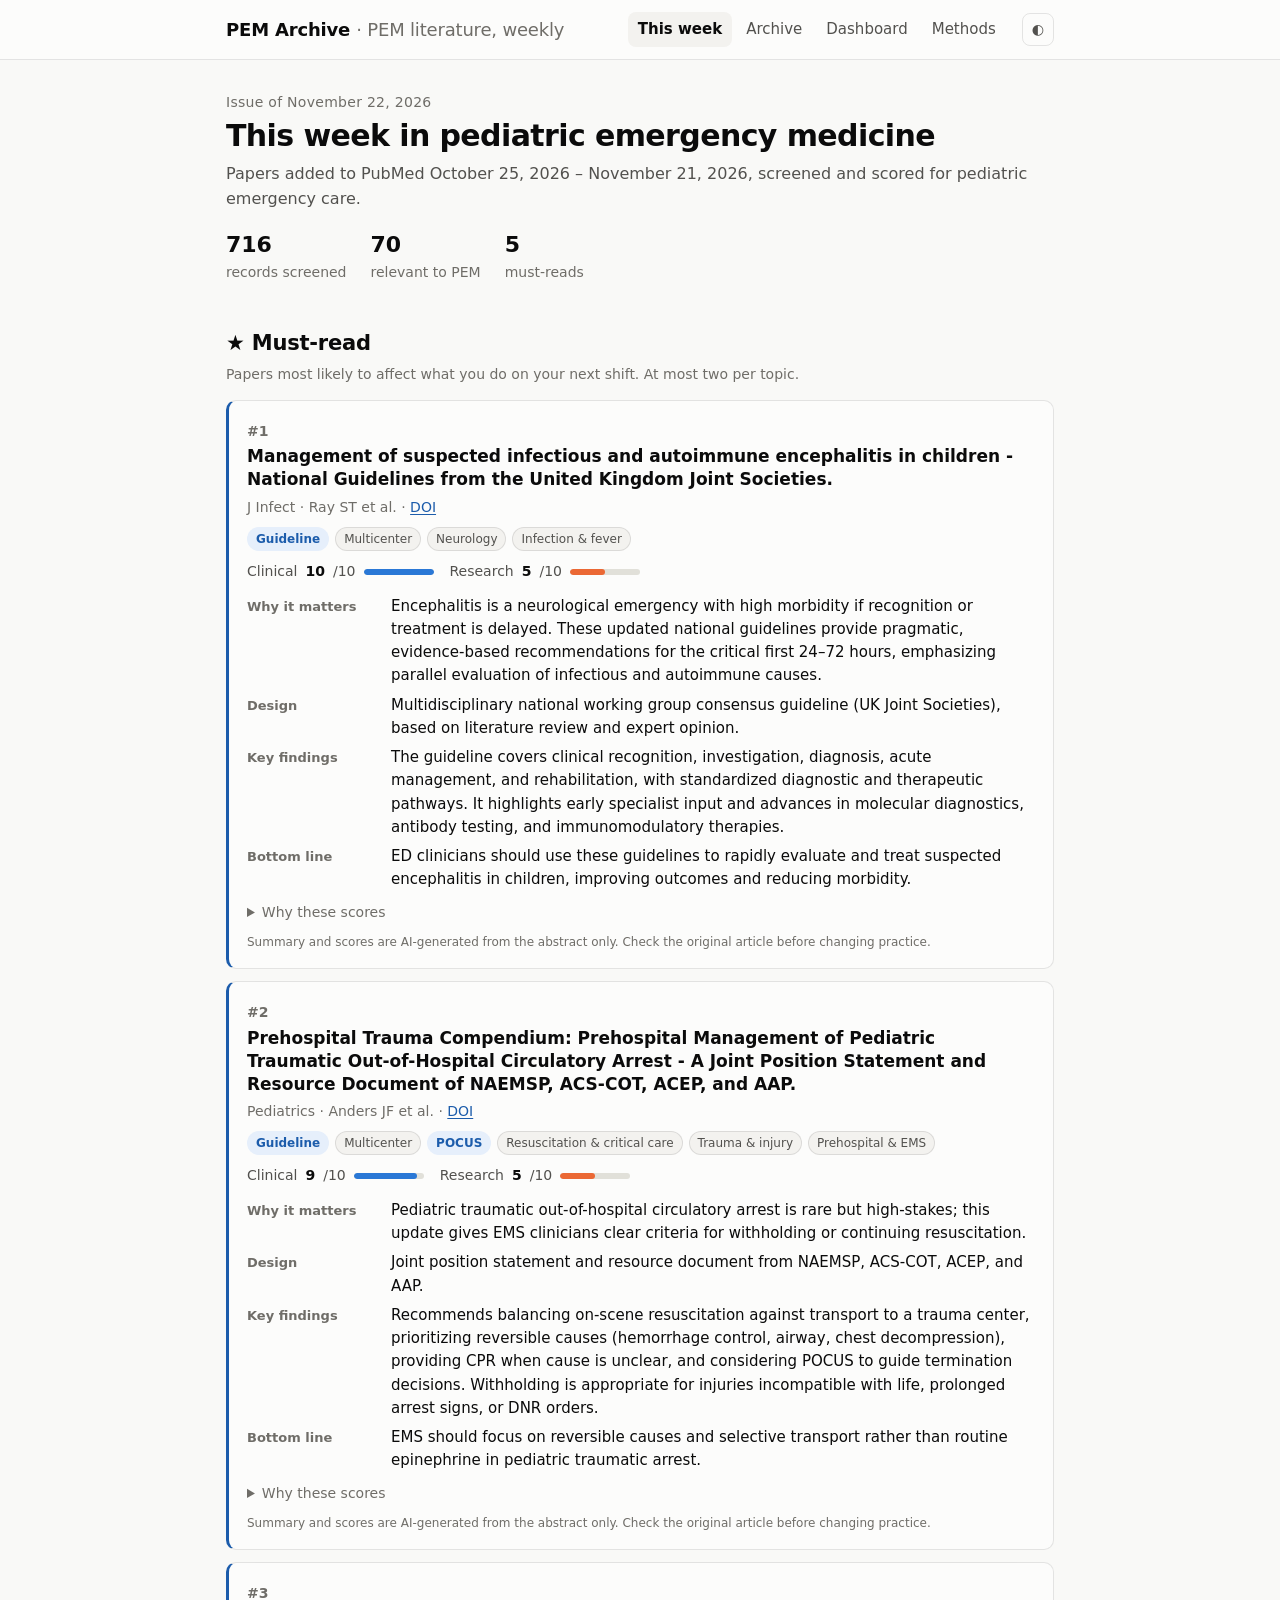
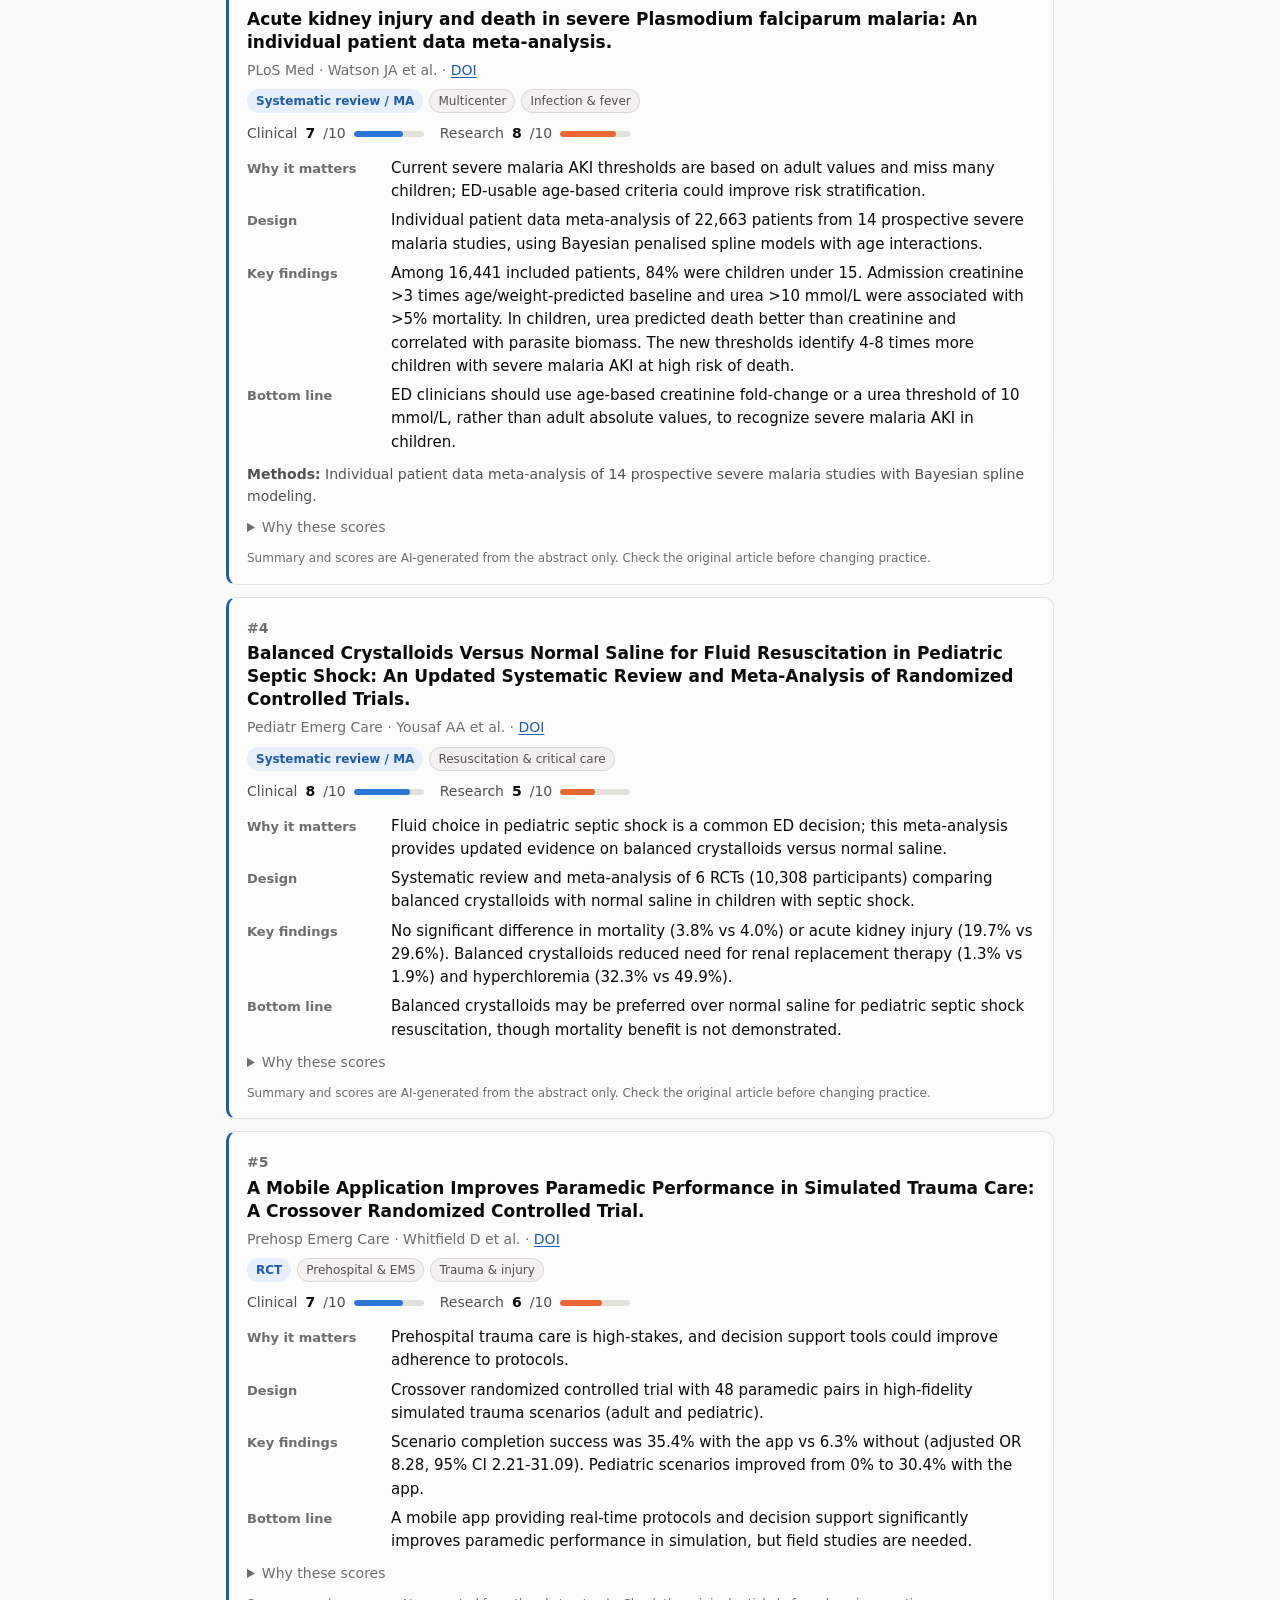
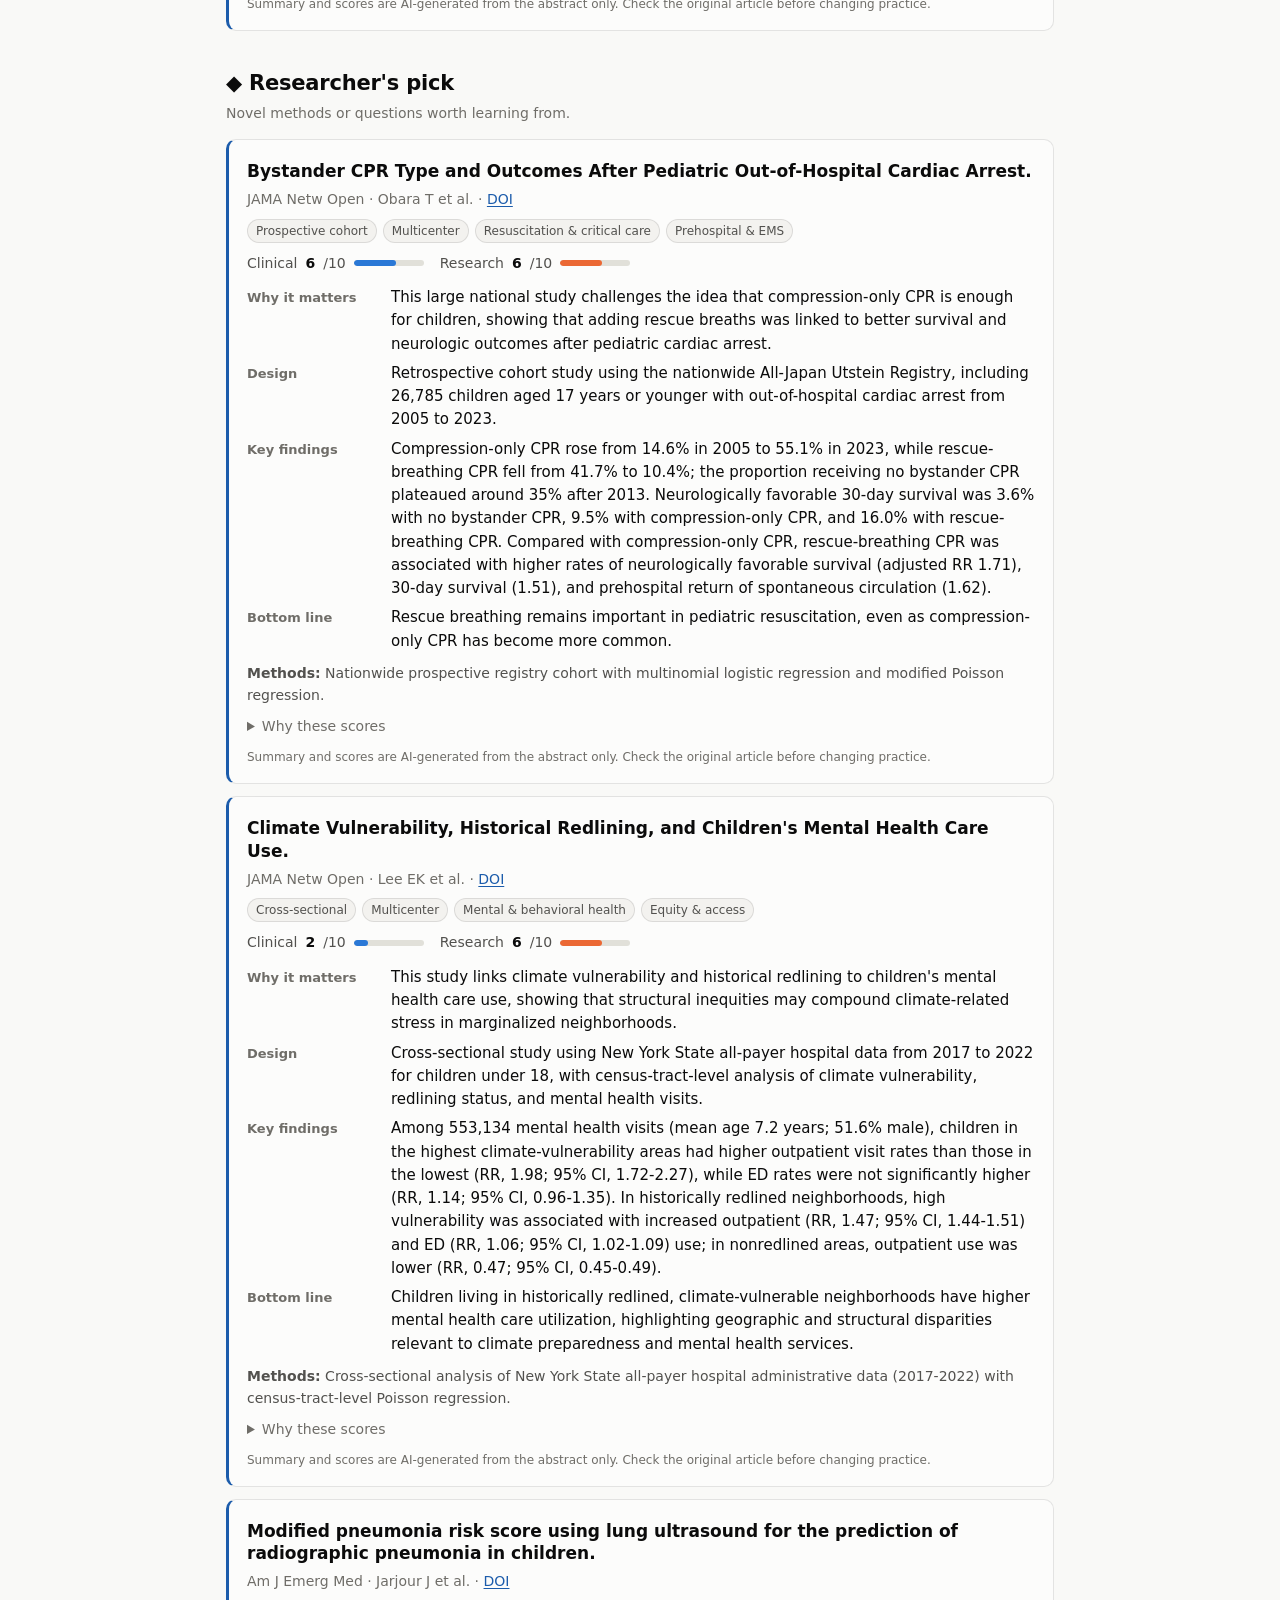
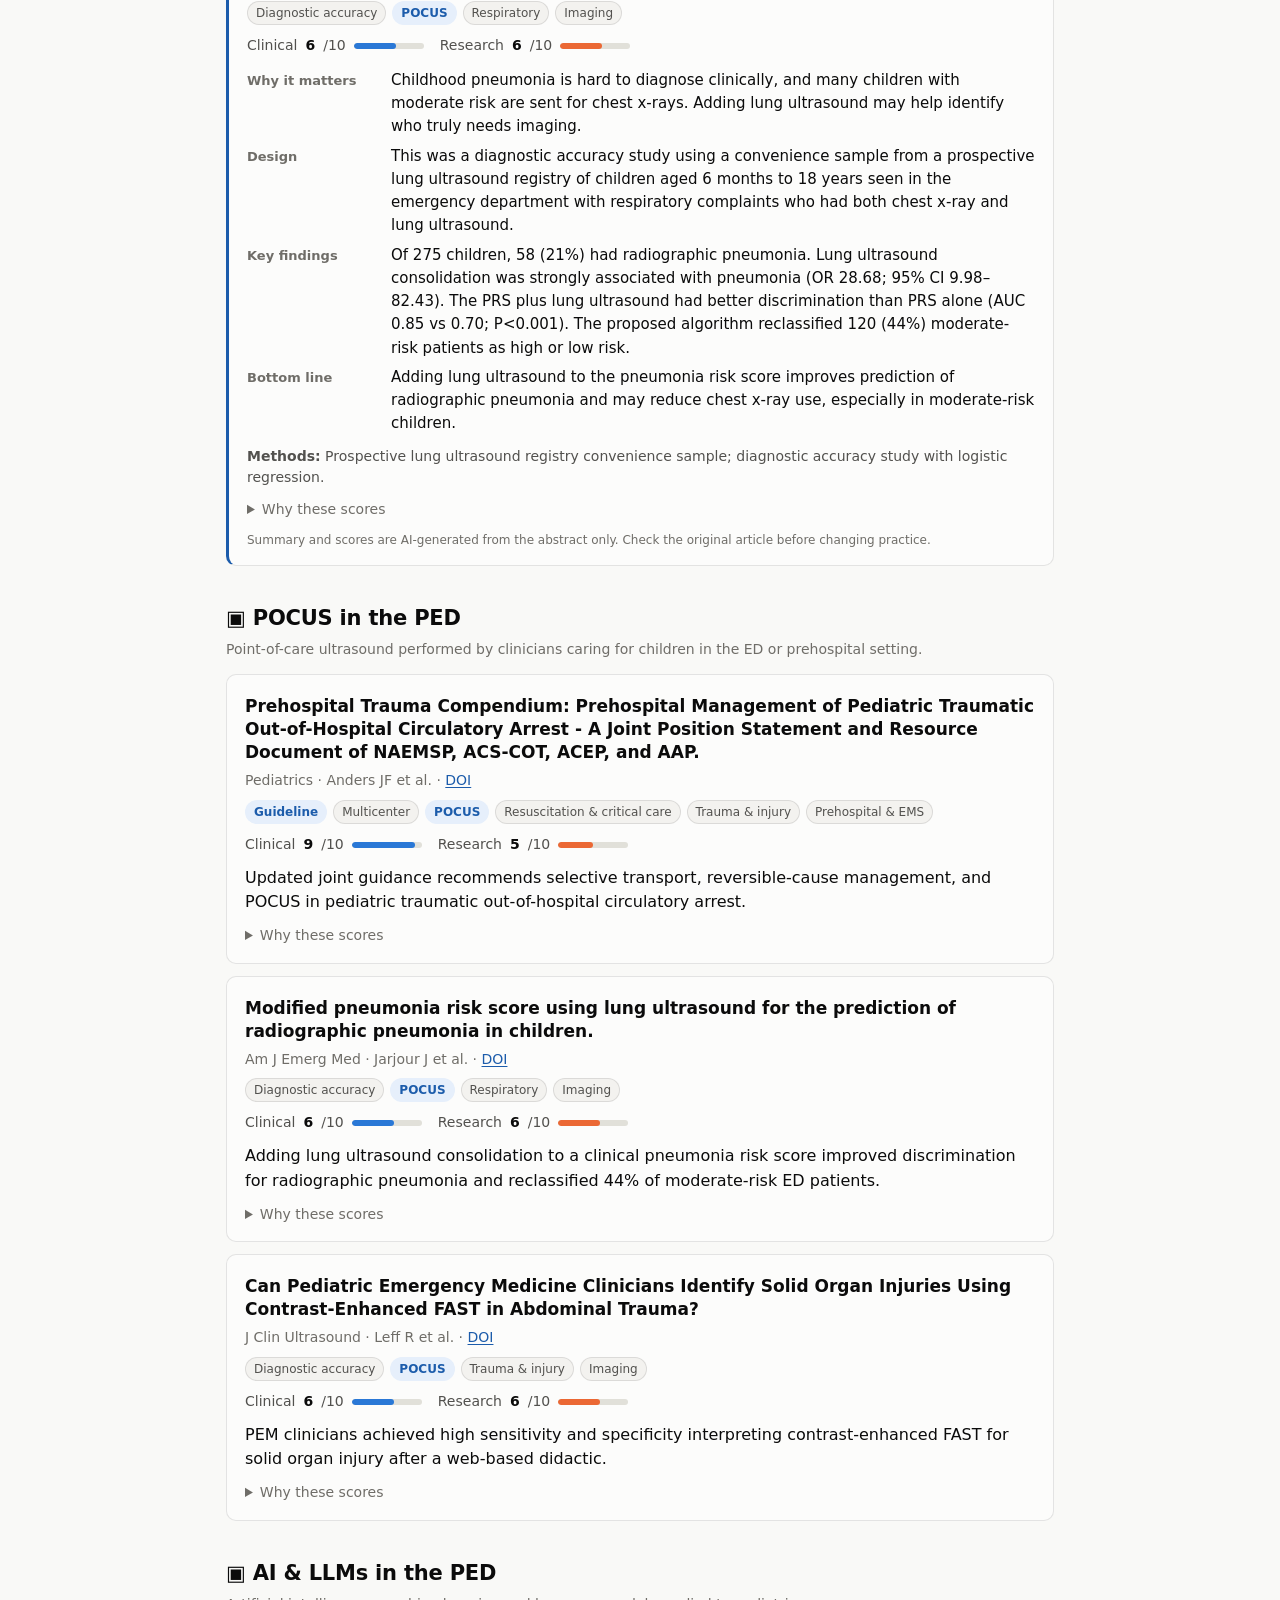
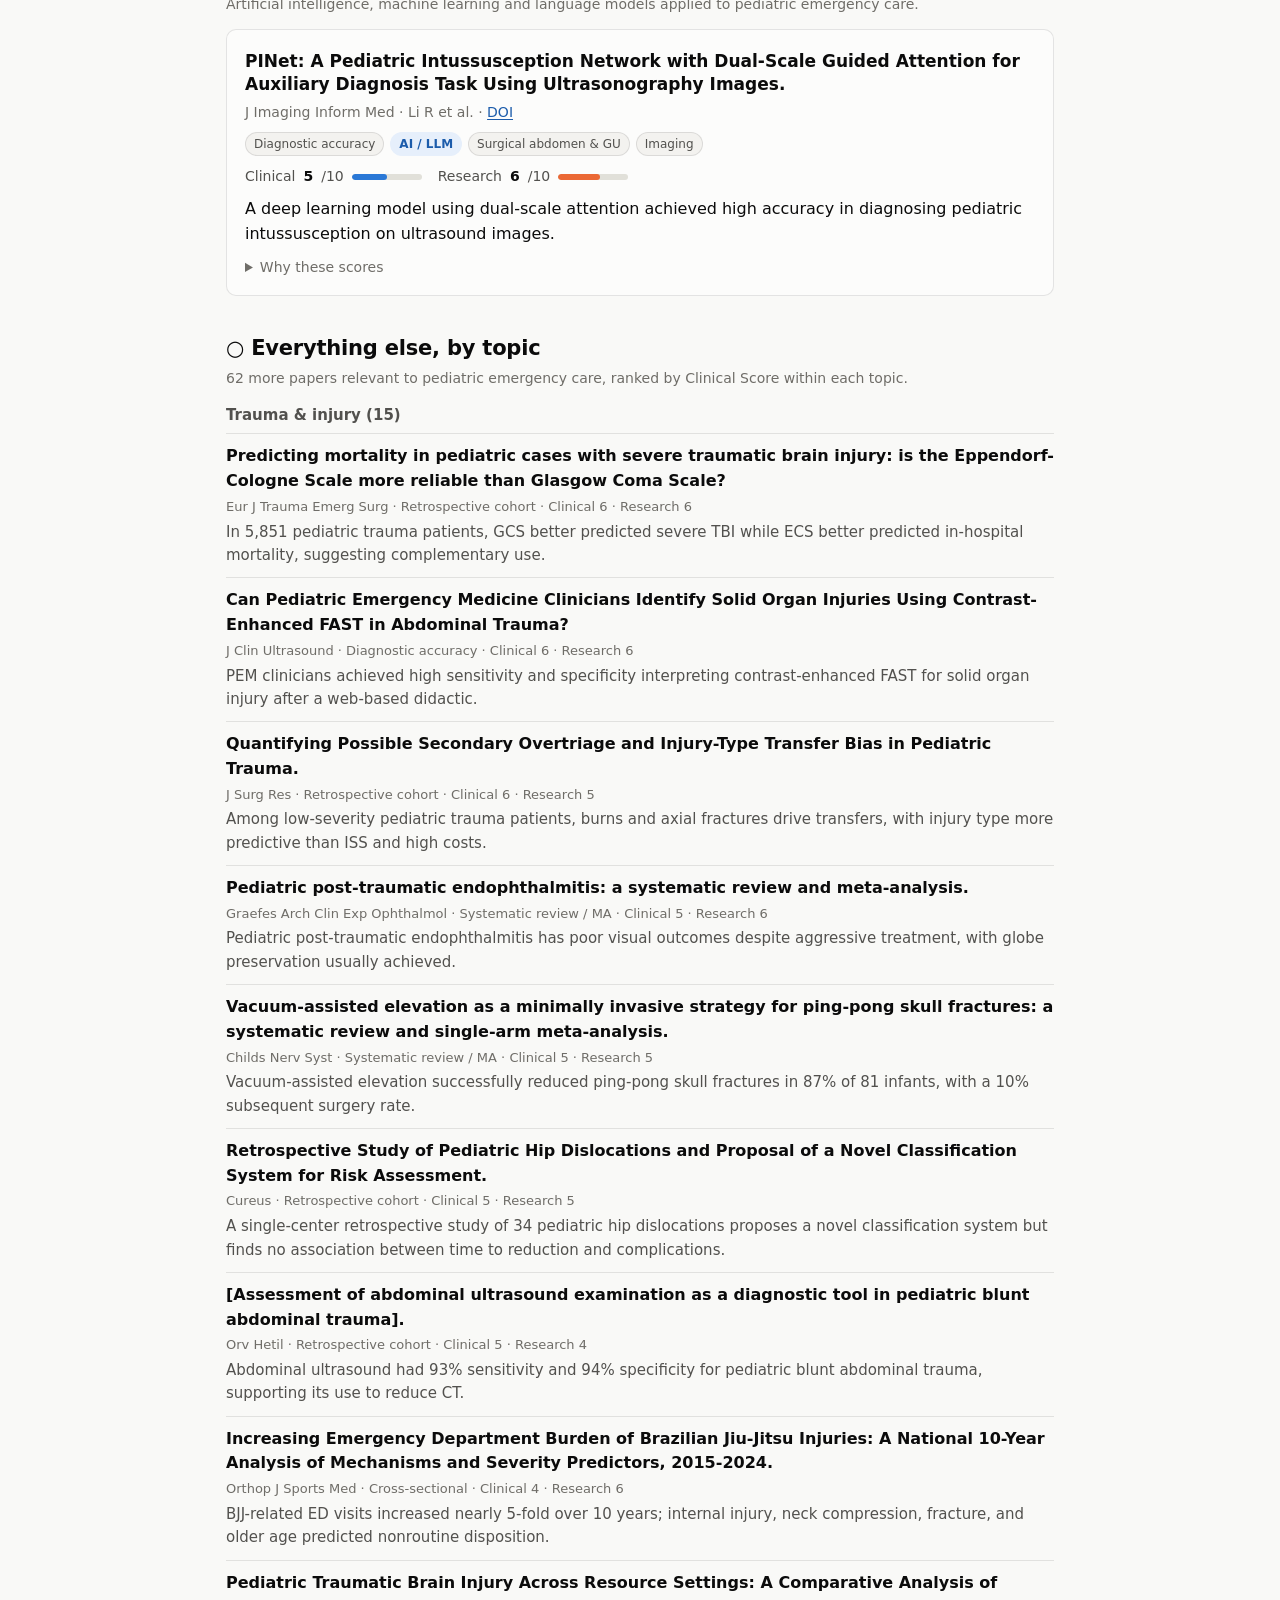
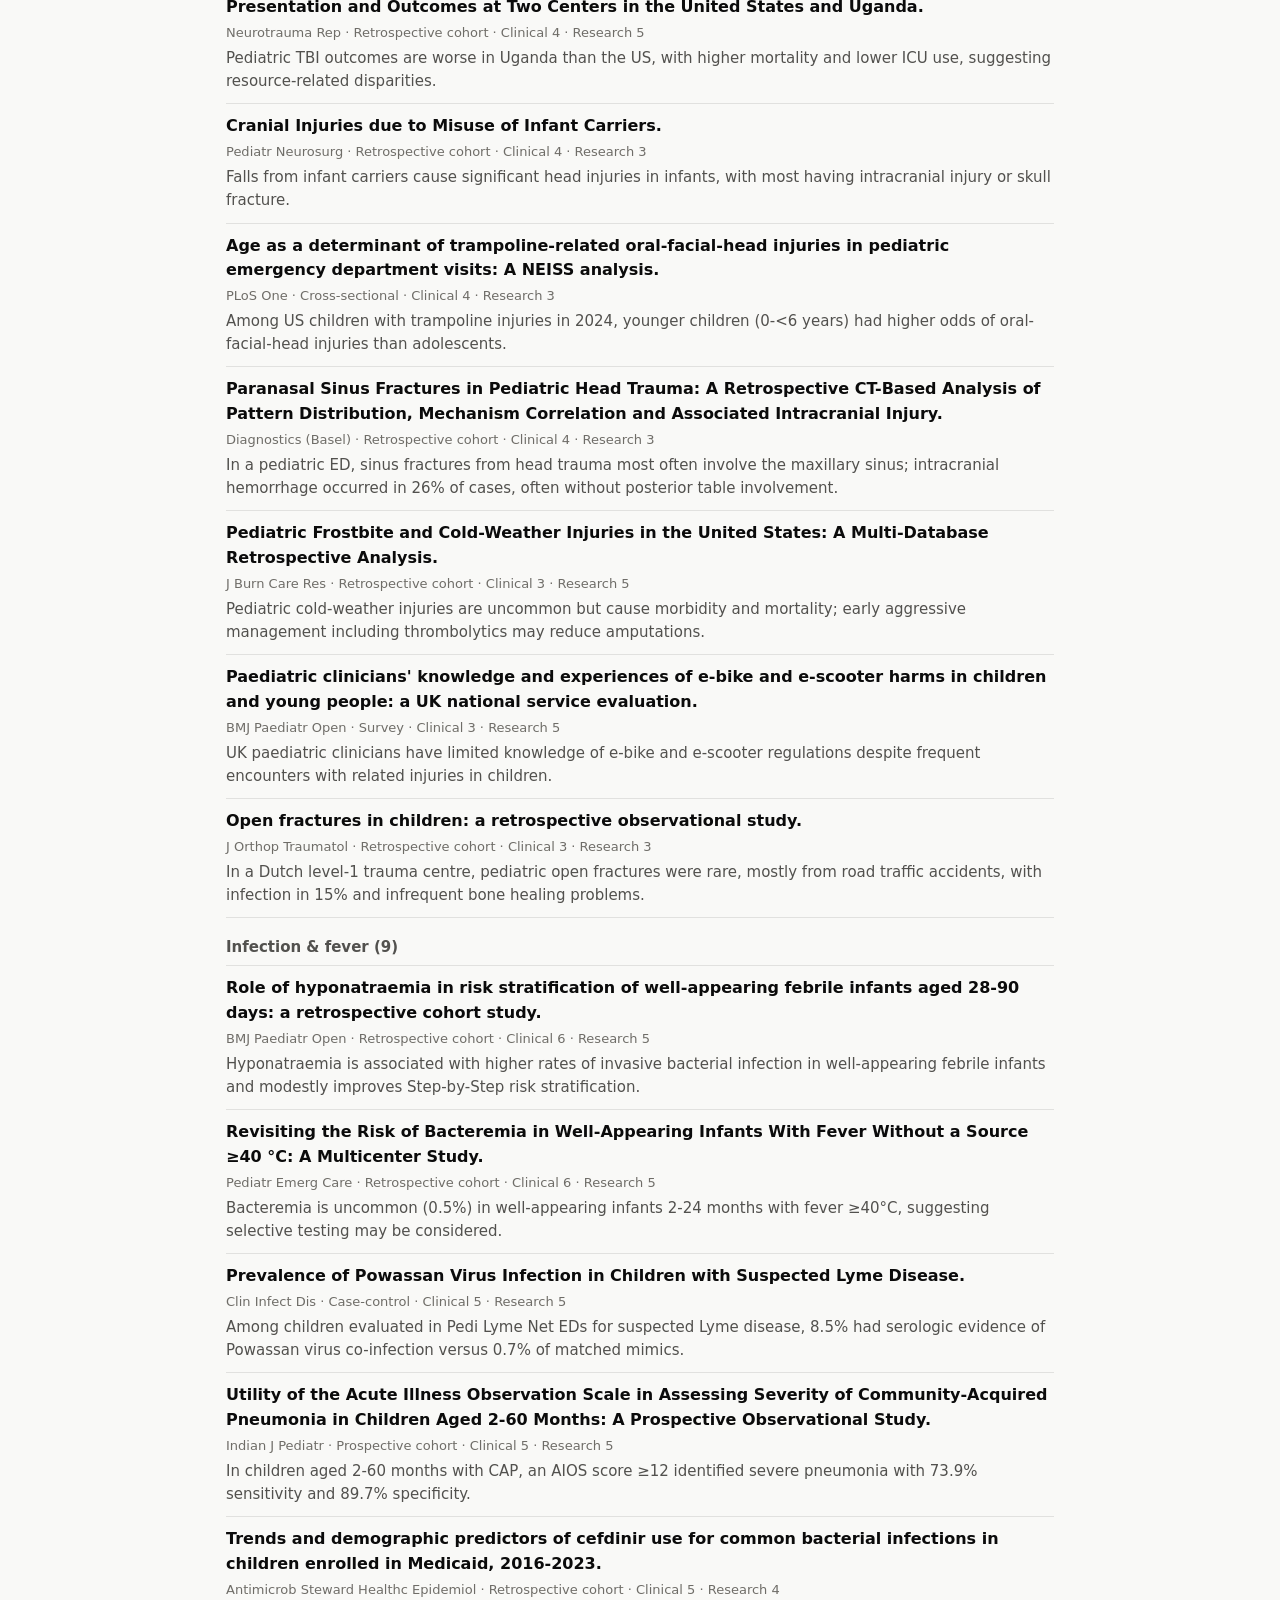
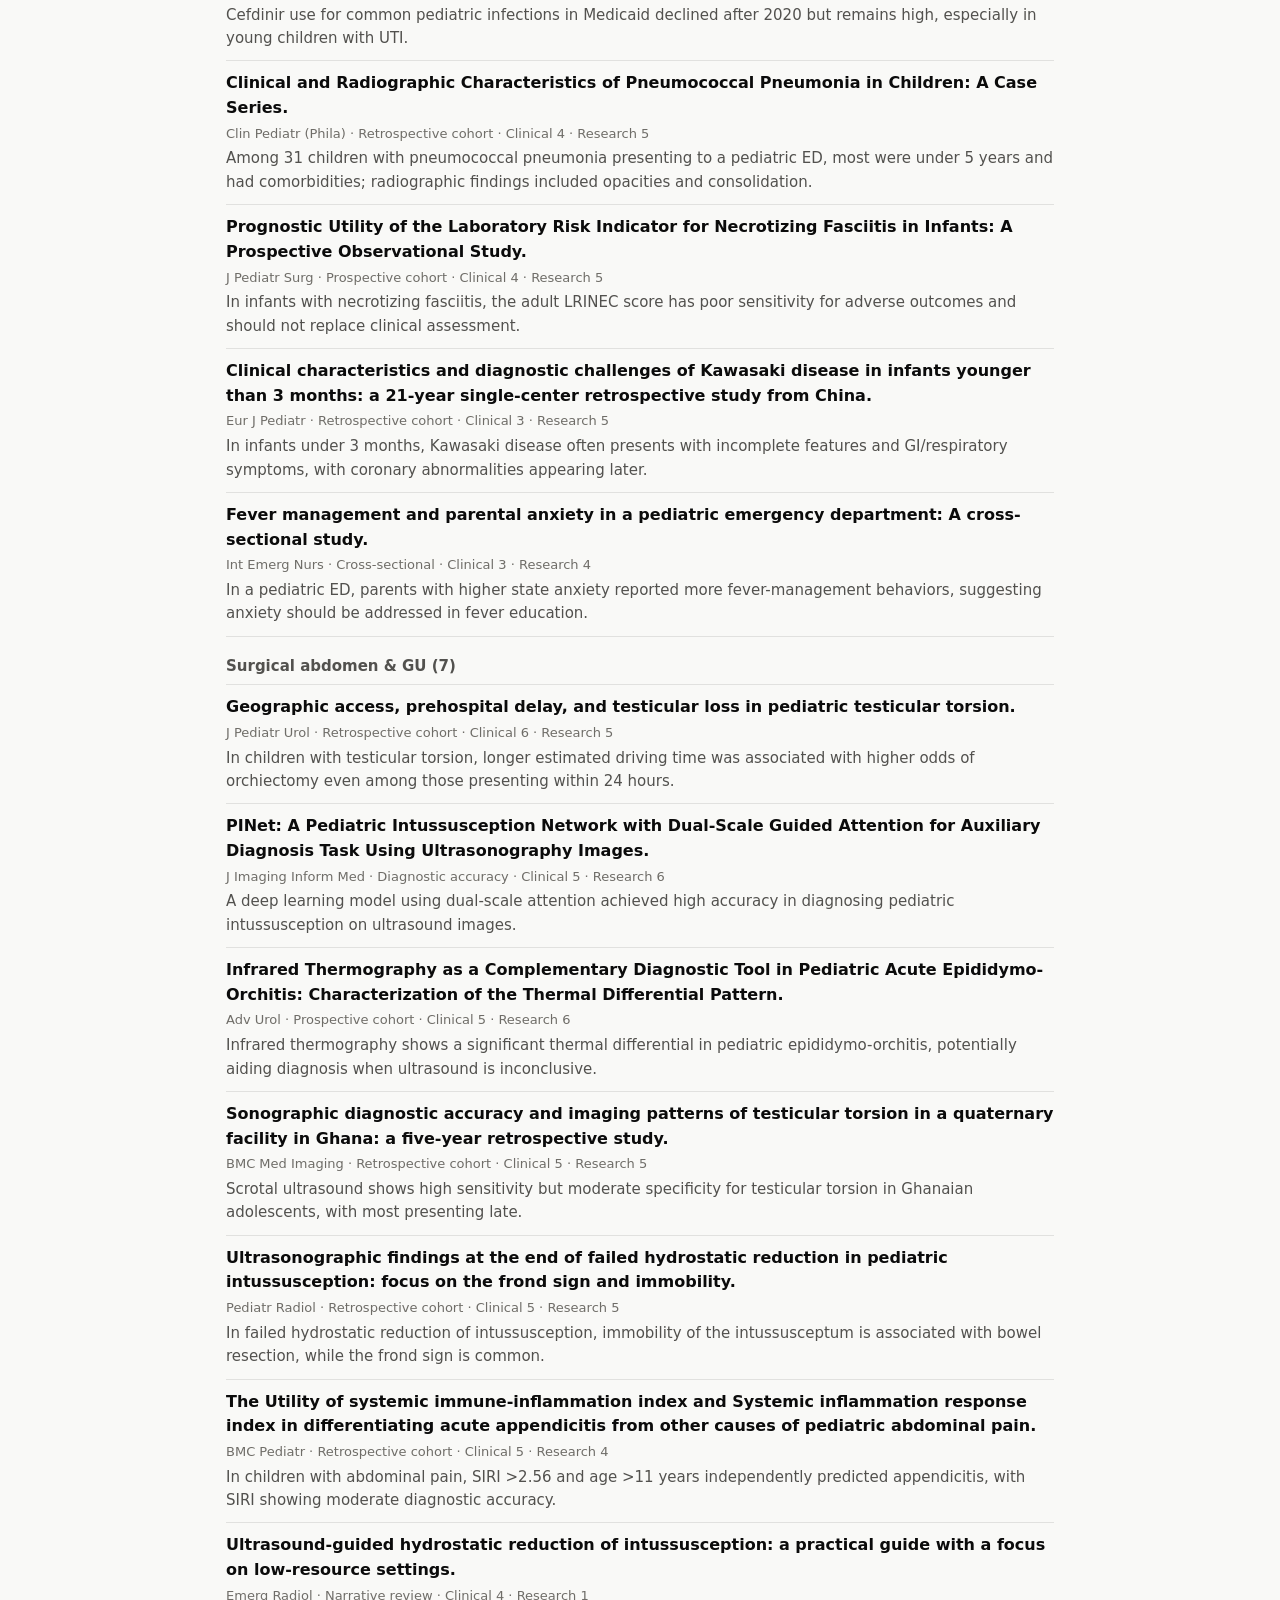
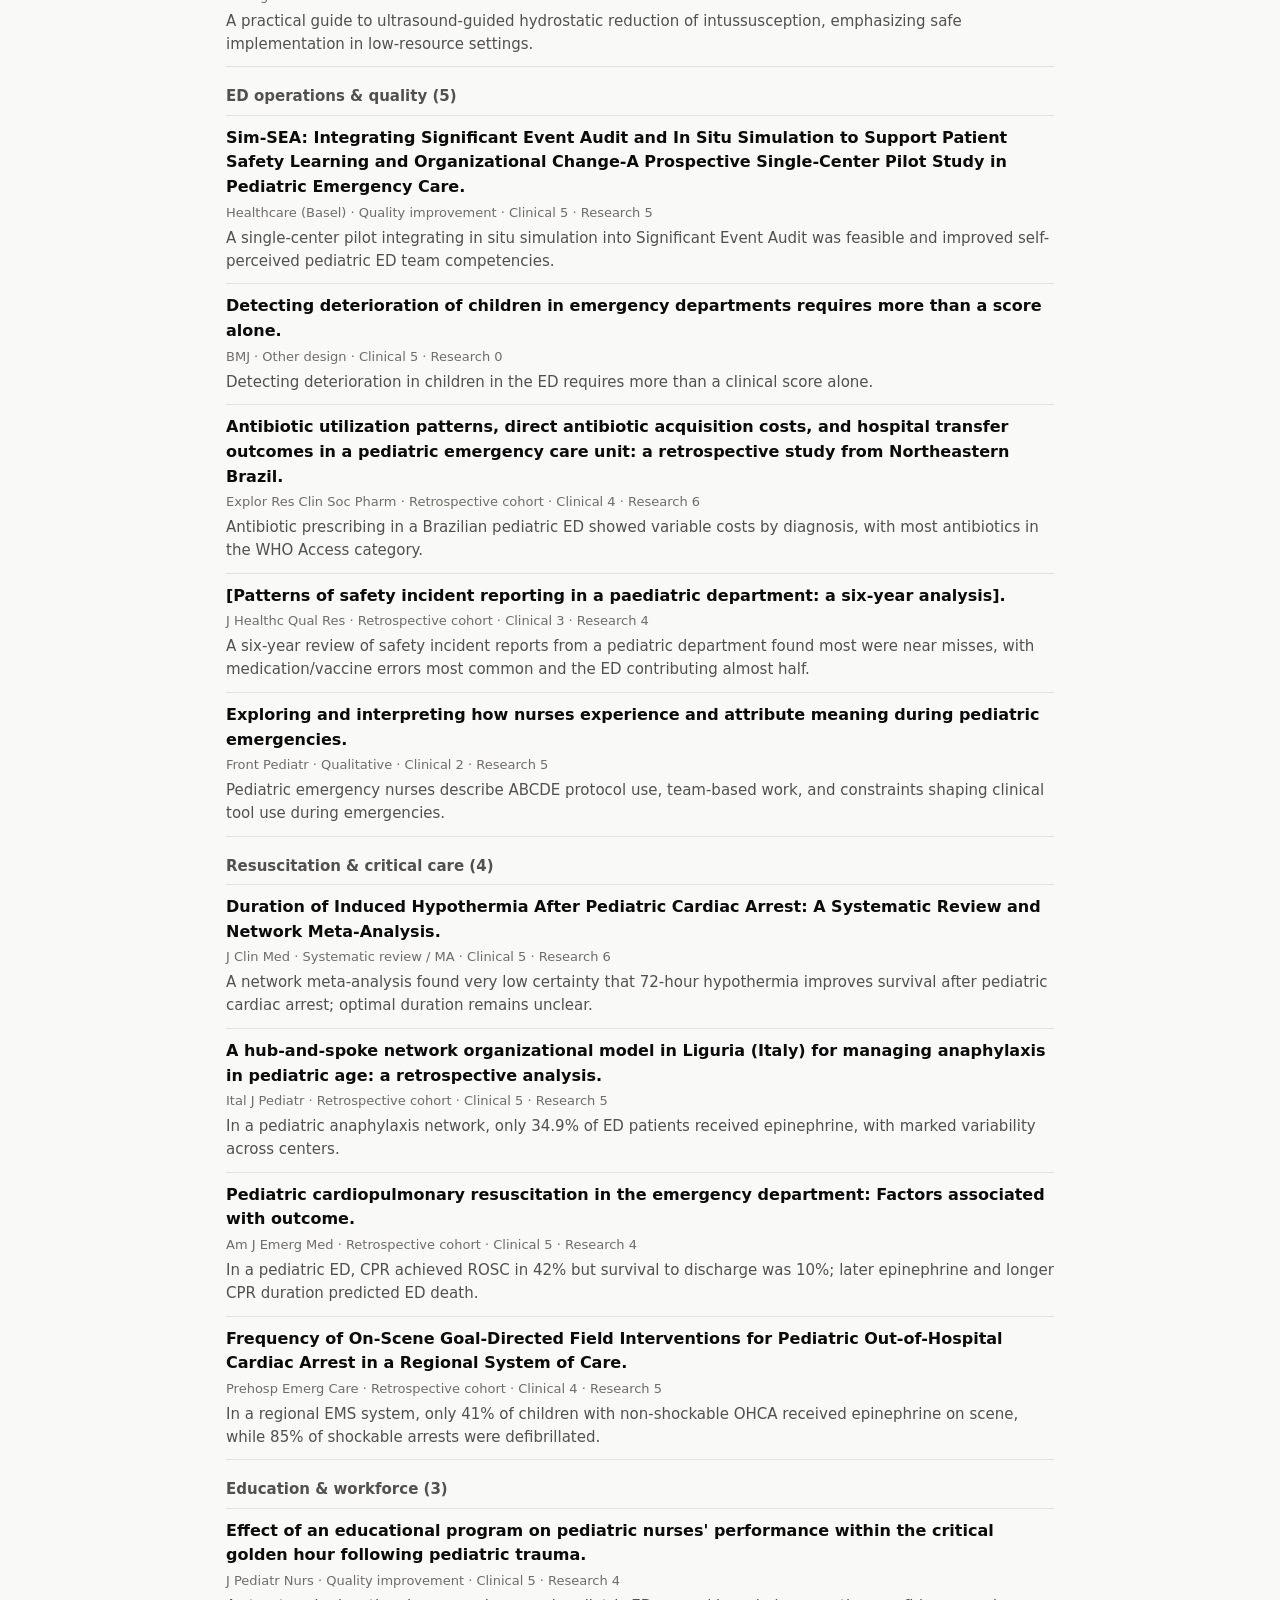
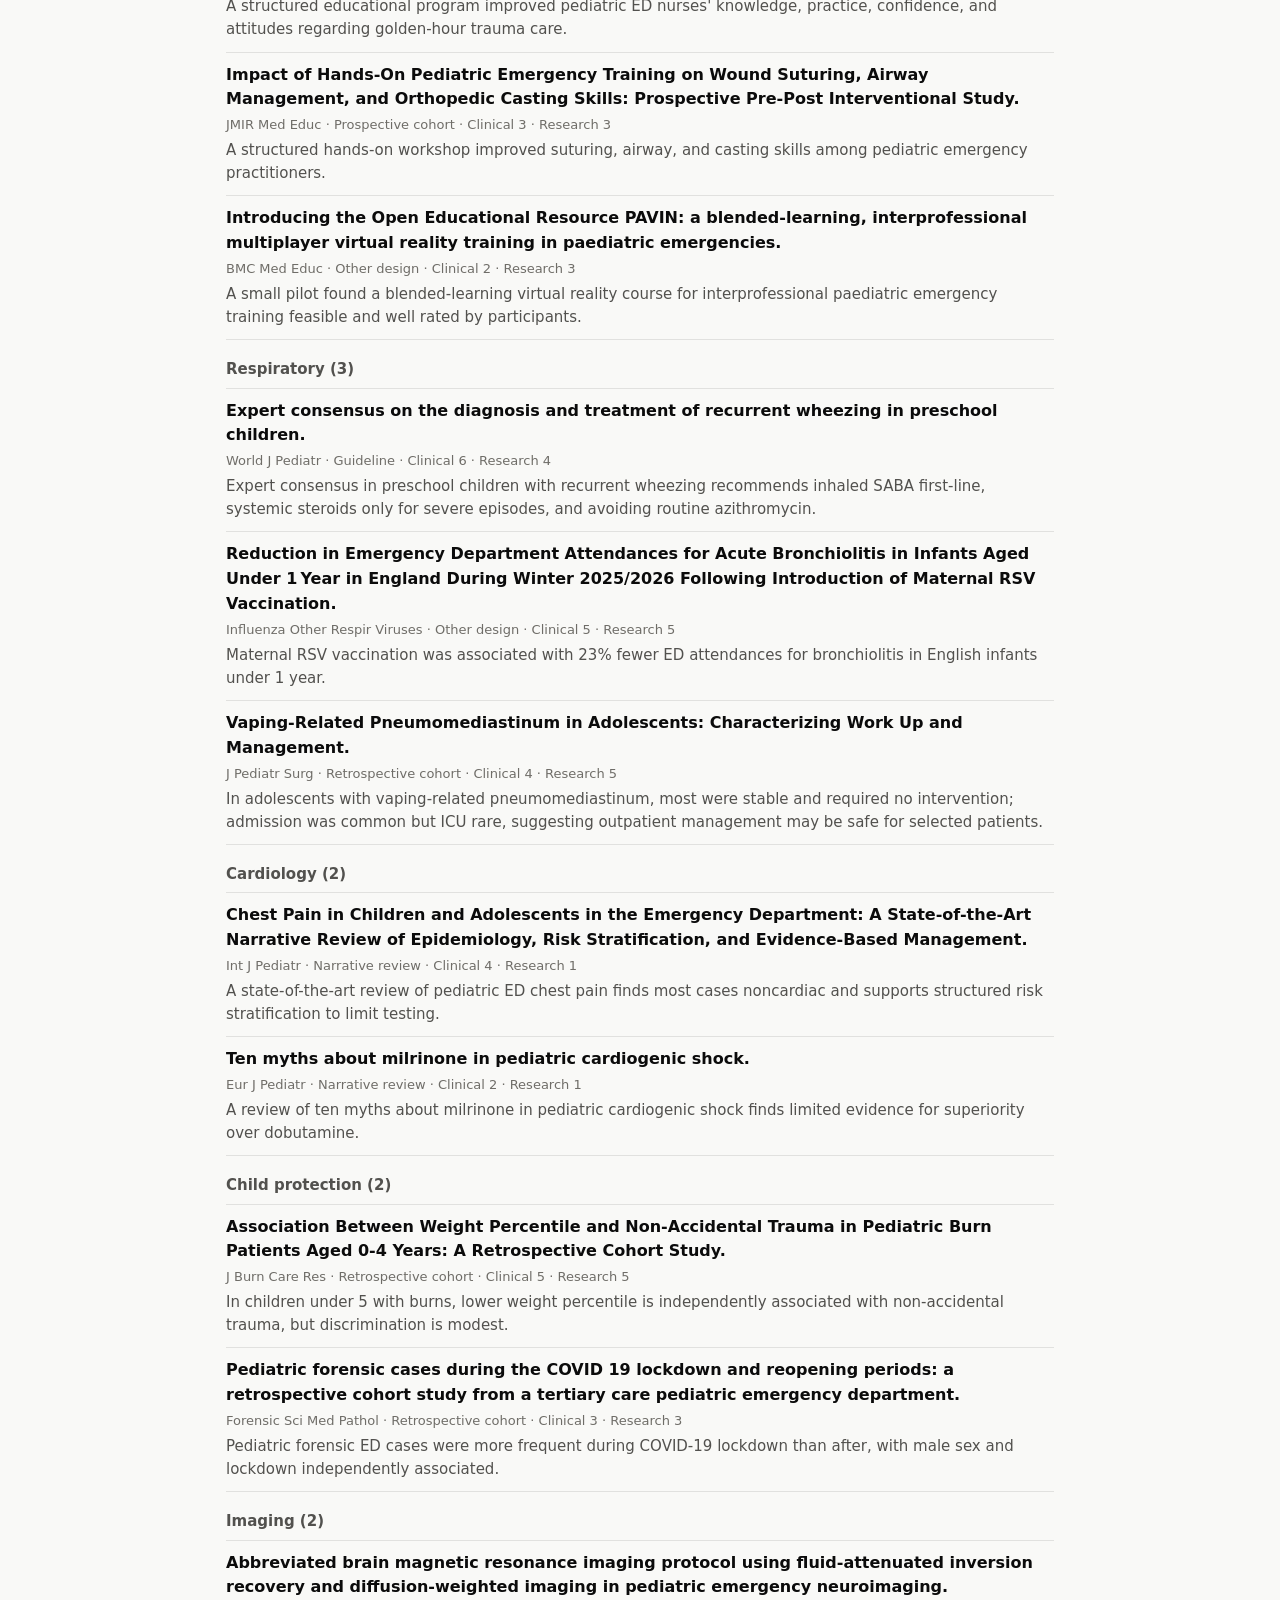
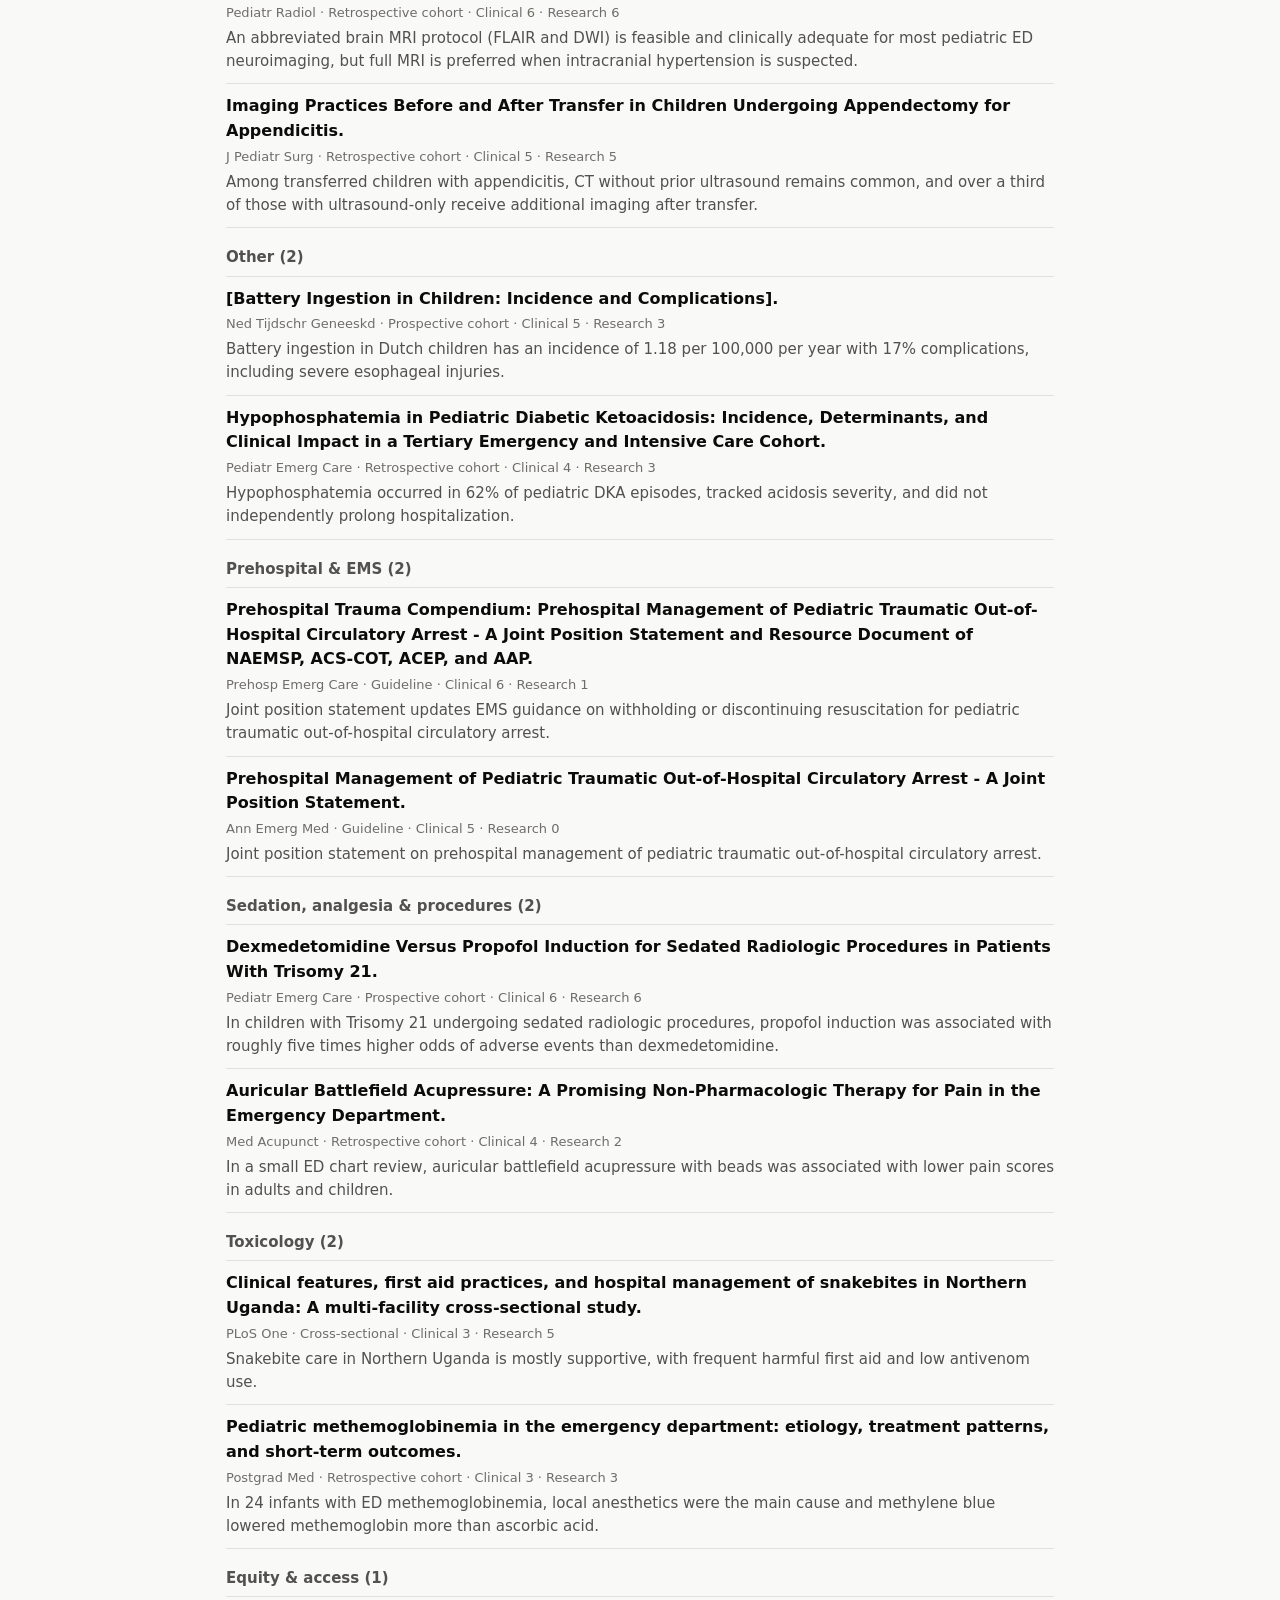
<file: docs/index.html>
<!doctype html>
<html lang="en">
<head>
<meta charset="utf-8">
<meta name="viewport" content="width=device-width, initial-scale=1">
<title>PEM Archive</title>
<meta name="description" content="Weekly must-reads in pediatric emergency medicine">
<link rel="stylesheet" href="assets/style.css">
<script src="assets/app.js" defer></script>
</head>
<body>
<header class="site-header"><div class="wrap">
<a class="brand" href="index.html">PEM Archive <span>· PEM literature, weekly</span></a>
<nav class="nav" aria-label="Main"><a href="index.html" aria-current="page">This week</a><a href="archive.html">Archive</a><a href="dashboard.html">Dashboard</a><a href="about.html">Methods</a></nav>
<button class="theme-btn" type="button" aria-label="Toggle dark mode">◐</button>
</div></header>
<main class="wrap">
<div class="issue-head">
<p class="eyebrow">Issue of November 22, 2026</p>
<h1>This week in pediatric emergency medicine</h1>
<p class="lede">Papers added to PubMed October 25, 2026 – November 21, 2026, screened and scored for pediatric emergency care.</p>
<ul class="stats"><li><b>716</b>records screened</li><li><b>70</b>relevant to PEM</li>
<li><b>5</b>must-reads</li></ul></div><section><h2>★ Must-read</h2><p class="section-note">Papers most likely to affect what you do on your next shift. At most two per topic.</p><article class="card featured">
<span class="rank">#1</span>
<h3><a href="https://pubmed.ncbi.nlm.nih.gov/43025661/">Management of suspected infectious and autoimmune encephalitis in children - National Guidelines from the United Kingdom Joint Societies.</a></h3>
<p class="meta">J Infect · Ray ST et al. · <a href="https://doi.org/10.1016/j.jinf.2026.106890">DOI</a></p>
<div class="badges"><span class="badge strong">Guideline</span><span class="badge ">Multicenter</span><span class="badge ">Neurology</span><span class="badge ">Infection &amp; fever</span></div>
<div class="scores"><span class="score">Clinical <b>10</b>/10 <span class="meter c" aria-hidden="true"><i style="width:100%"></i></span></span><span class="score">Research <b>5</b>/10 <span class="meter r" aria-hidden="true"><i style="width:50%"></i></span></span></div>
<dl class="summary"><dt>Why it matters</dt><dd>Encephalitis is a neurological emergency with high morbidity if recognition or treatment is delayed. These updated national guidelines provide pragmatic, evidence-based recommendations for the critical first 24–72 hours, emphasizing parallel evaluation of infectious and autoimmune causes.</dd><dt>Design</dt><dd>Multidisciplinary national working group consensus guideline (UK Joint Societies), based on literature review and expert opinion.</dd><dt>Key findings</dt><dd>The guideline covers clinical recognition, investigation, diagnosis, acute management, and rehabilitation, with standardized diagnostic and therapeutic pathways. It highlights early specialist input and advances in molecular diagnostics, antibody testing, and immunomodulatory therapies.</dd><dt>Bottom line</dt><dd>ED clinicians should use these guidelines to rapidly evaluate and treat suspected encephalitis in children, improving outcomes and reducing morbidity.</dd></dl>
<details class="why"><summary>Why these scores</summary><p><b>Clinical:</b> Updated national guidelines provide evidence-based recommendations for early recognition and acute management of pediatric encephalitis, directly affecting ED decision-making.</p><p><b>Research:</b> Multidisciplinary consensus guideline; systematic approach but standard methodology; offers standardized pathways for future research.</p></details>
<p class="ai-note">Summary and scores are AI-generated from the abstract only. Check the original article before changing practice.</p>
</article><article class="card featured">
<span class="rank">#2</span>
<h3><a href="https://pubmed.ncbi.nlm.nih.gov/43051248/">Prehospital Trauma Compendium: Prehospital Management of Pediatric Traumatic Out-of-Hospital Circulatory Arrest - A Joint Position Statement and Resource Document of NAEMSP, ACS-COT, ACEP, and AAP.</a></h3>
<p class="meta">Pediatrics · Anders JF et al. · <a href="https://doi.org/10.1542/peds.2026-079371">DOI</a></p>
<div class="badges"><span class="badge strong">Guideline</span><span class="badge ">Multicenter</span><span class="badge strong">POCUS</span><span class="badge ">Resuscitation &amp; critical care</span><span class="badge ">Trauma &amp; injury</span><span class="badge ">Prehospital &amp; EMS</span></div>
<div class="scores"><span class="score">Clinical <b>9</b>/10 <span class="meter c" aria-hidden="true"><i style="width:90%"></i></span></span><span class="score">Research <b>5</b>/10 <span class="meter r" aria-hidden="true"><i style="width:50%"></i></span></span></div>
<dl class="summary"><dt>Why it matters</dt><dd>Pediatric traumatic out-of-hospital circulatory arrest is rare but high-stakes; this update gives EMS clinicians clear criteria for withholding or continuing resuscitation.</dd><dt>Design</dt><dd>Joint position statement and resource document from NAEMSP, ACS-COT, ACEP, and AAP.</dd><dt>Key findings</dt><dd>Recommends balancing on-scene resuscitation against transport to a trauma center, prioritizing reversible causes (hemorrhage control, airway, chest decompression), providing CPR when cause is unclear, and considering POCUS to guide termination decisions. Withholding is appropriate for injuries incompatible with life, prolonged arrest signs, or DNR orders.</dd><dt>Bottom line</dt><dd>EMS should focus on reversible causes and selective transport rather than routine epinephrine in pediatric traumatic arrest.</dd></dl>
<details class="why"><summary>Why these scores</summary><p><b>Clinical:</b> Joint position statement updates resuscitation guidance for pediatric traumatic arrest, emphasizing selective transport and POCUS.</p><p><b>Research:</b> Consensus guideline from major organizations synthesizes evolving evidence, but is not a new research design.</p></details>
<p class="ai-note">Summary and scores are AI-generated from the abstract only. Check the original article before changing practice.</p>
</article><article class="card featured">
<span class="rank">#3</span>
<h3><a href="https://pubmed.ncbi.nlm.nih.gov/43056420/">Acute kidney injury and death in severe Plasmodium falciparum malaria: An individual patient data meta-analysis.</a></h3>
<p class="meta">PLoS Med · Watson JA et al. · <a href="https://doi.org/10.1371/journal.pmed.1004975">DOI</a></p>
<div class="badges"><span class="badge strong">Systematic review / MA</span><span class="badge ">Multicenter</span><span class="badge ">Infection &amp; fever</span></div>
<div class="scores"><span class="score">Clinical <b>7</b>/10 <span class="meter c" aria-hidden="true"><i style="width:70%"></i></span></span><span class="score">Research <b>8</b>/10 <span class="meter r" aria-hidden="true"><i style="width:80%"></i></span></span></div>
<dl class="summary"><dt>Why it matters</dt><dd>Current severe malaria AKI thresholds are based on adult values and miss many children; ED-usable age-based criteria could improve risk stratification.</dd><dt>Design</dt><dd>Individual patient data meta-analysis of 22,663 patients from 14 prospective severe malaria studies, using Bayesian penalised spline models with age interactions.</dd><dt>Key findings</dt><dd>Among 16,441 included patients, 84% were children under 15. Admission creatinine &gt;3 times age/weight-predicted baseline and urea &gt;10 mmol/L were associated with &gt;5% mortality. In children, urea predicted death better than creatinine and correlated with parasite biomass. The new thresholds identify 4-8 times more children with severe malaria AKI at high risk of death.</dd><dt>Bottom line</dt><dd>ED clinicians should use age-based creatinine fold-change or a urea threshold of 10 mmol/L, rather than adult absolute values, to recognize severe malaria AKI in children.</dd></dl>
<p class="methods"><b>Methods:</b> Individual patient data meta-analysis of 14 prospective severe malaria studies with Bayesian spline modeling.</p>
<details class="why"><summary>Why these scores</summary><p><b>Clinical:</b> Provides new age-based creatinine and urea thresholds that can improve ED risk stratification of children with severe malaria.</p><p><b>Research:</b> Large IPD meta-analysis using Bayesian spline models to derive age-specific prognostic thresholds, a method uncommon in PEM research.</p></details>
<p class="ai-note">Summary and scores are AI-generated from the abstract only. Check the original article before changing practice.</p>
</article><article class="card featured">
<span class="rank">#4</span>
<h3><a href="https://pubmed.ncbi.nlm.nih.gov/43036077/">Balanced Crystalloids Versus Normal Saline for Fluid Resuscitation in Pediatric Septic Shock: An Updated Systematic Review and Meta-Analysis of Randomized Controlled Trials.</a></h3>
<p class="meta">Pediatr Emerg Care · Yousaf AA et al. · <a href="https://doi.org/10.1097/PEC.0000000000003746">DOI</a></p>
<div class="badges"><span class="badge strong">Systematic review / MA</span><span class="badge ">Resuscitation &amp; critical care</span></div>
<div class="scores"><span class="score">Clinical <b>8</b>/10 <span class="meter c" aria-hidden="true"><i style="width:80%"></i></span></span><span class="score">Research <b>5</b>/10 <span class="meter r" aria-hidden="true"><i style="width:50%"></i></span></span></div>
<dl class="summary"><dt>Why it matters</dt><dd>Fluid choice in pediatric septic shock is a common ED decision; this meta-analysis provides updated evidence on balanced crystalloids versus normal saline.</dd><dt>Design</dt><dd>Systematic review and meta-analysis of 6 RCTs (10,308 participants) comparing balanced crystalloids with normal saline in children with septic shock.</dd><dt>Key findings</dt><dd>No significant difference in mortality (3.8% vs 4.0%) or acute kidney injury (19.7% vs 29.6%). Balanced crystalloids reduced need for renal replacement therapy (1.3% vs 1.9%) and hyperchloremia (32.3% vs 49.9%).</dd><dt>Bottom line</dt><dd>Balanced crystalloids may be preferred over normal saline for pediatric septic shock resuscitation, though mortality benefit is not demonstrated.</dd></dl>
<details class="why"><summary>Why these scores</summary><p><b>Clinical:</b> Updated meta-analysis shows balanced crystalloids reduce RRT and hyperchloremia without mortality benefit, likely to influence fluid choice in pediatric septic shock.</p><p><b>Research:</b> Standard meta-analysis with sensitivity analyses, updates prior evidence.</p></details>
<p class="ai-note">Summary and scores are AI-generated from the abstract only. Check the original article before changing practice.</p>
</article><article class="card featured">
<span class="rank">#5</span>
<h3><a href="https://pubmed.ncbi.nlm.nih.gov/43044058/">A Mobile Application Improves Paramedic Performance in Simulated Trauma Care: A Crossover Randomized Controlled Trial.</a></h3>
<p class="meta">Prehosp Emerg Care · Whitfield D et al. · <a href="https://doi.org/10.1080/10903127.2026.2765894">DOI</a></p>
<div class="badges"><span class="badge strong">RCT</span><span class="badge ">Prehospital &amp; EMS</span><span class="badge ">Trauma &amp; injury</span></div>
<div class="scores"><span class="score">Clinical <b>7</b>/10 <span class="meter c" aria-hidden="true"><i style="width:70%"></i></span></span><span class="score">Research <b>6</b>/10 <span class="meter r" aria-hidden="true"><i style="width:60%"></i></span></span></div>
<dl class="summary"><dt>Why it matters</dt><dd>Prehospital trauma care is high-stakes, and decision support tools could improve adherence to protocols.</dd><dt>Design</dt><dd>Crossover randomized controlled trial with 48 paramedic pairs in high-fidelity simulated trauma scenarios (adult and pediatric).</dd><dt>Key findings</dt><dd>Scenario completion success was 35.4% with the app vs 6.3% without (adjusted OR 8.28, 95% CI 2.21-31.09). Pediatric scenarios improved from 0% to 30.4% with the app.</dd><dt>Bottom line</dt><dd>A mobile app providing real-time protocols and decision support significantly improves paramedic performance in simulation, but field studies are needed.</dd></dl>
<details class="why"><summary>Why these scores</summary><p><b>Clinical:</b> Simulation RCT shows app improves paramedic performance, but field validation needed.</p><p><b>Research:</b> Crossover RCT in simulation, standard design but well-conducted.</p></details>
<p class="ai-note">Summary and scores are AI-generated from the abstract only. Check the original article before changing practice.</p>
</article></section><section><h2>◆ Researcher's pick</h2><p class="section-note">Novel methods or questions worth learning from.</p><article class="card featured">

<h3><a href="https://pubmed.ncbi.nlm.nih.gov/43056114/">Bystander CPR Type and Outcomes After Pediatric Out-of-Hospital Cardiac Arrest.</a></h3>
<p class="meta">JAMA Netw Open · Obara T et al. · <a href="https://doi.org/10.1001/jamanetworkopen.2026.44991">DOI</a></p>
<div class="badges"><span class="badge ">Prospective cohort</span><span class="badge ">Multicenter</span><span class="badge ">Resuscitation &amp; critical care</span><span class="badge ">Prehospital &amp; EMS</span></div>
<div class="scores"><span class="score">Clinical <b>6</b>/10 <span class="meter c" aria-hidden="true"><i style="width:60%"></i></span></span><span class="score">Research <b>6</b>/10 <span class="meter r" aria-hidden="true"><i style="width:60%"></i></span></span></div>
<dl class="summary"><dt>Why it matters</dt><dd>This large national study challenges the idea that compression-only CPR is enough for children, showing that adding rescue breaths was linked to better survival and neurologic outcomes after pediatric cardiac arrest.</dd><dt>Design</dt><dd>Retrospective cohort study using the nationwide All-Japan Utstein Registry, including 26,785 children aged 17 years or younger with out-of-hospital cardiac arrest from 2005 to 2023.</dd><dt>Key findings</dt><dd>Compression-only CPR rose from 14.6% in 2005 to 55.1% in 2023, while rescue-breathing CPR fell from 41.7% to 10.4%; the proportion receiving no bystander CPR plateaued around 35% after 2013. Neurologically favorable 30-day survival was 3.6% with no bystander CPR, 9.5% with compression-only CPR, and 16.0% with rescue-breathing CPR. Compared with compression-only CPR, rescue-breathing CPR was associated with higher rates of neurologically favorable survival (adjusted RR 1.71), 30-day survival (1.51), and prehospital return of spontaneous circulation (1.62).</dd><dt>Bottom line</dt><dd>Rescue breathing remains important in pediatric resuscitation, even as compression-only CPR has become more common.</dd></dl>
<p class="methods"><b>Methods:</b> Nationwide prospective registry cohort with multinomial logistic regression and modified Poisson regression.</p>
<details class="why"><summary>Why these scores</summary><p><b>Clinical:</b> Large national registry data support rescue-breathing CPR over compression-only CPR for pediatric OHCA, reinforcing current pediatric resuscitation guidance.</p><p><b>Research:</b> Standard registry analysis with temporal trend modeling and modified Poisson regression; robust but not methodologically novel.</p></details>
<p class="ai-note">Summary and scores are AI-generated from the abstract only. Check the original article before changing practice.</p>
</article><article class="card featured">

<h3><a href="https://pubmed.ncbi.nlm.nih.gov/43037981/">Climate Vulnerability, Historical Redlining, and Children&#x27;s Mental Health Care Use.</a></h3>
<p class="meta">JAMA Netw Open · Lee EK et al. · <a href="https://doi.org/10.1001/jamanetworkopen.2026.45085">DOI</a></p>
<div class="badges"><span class="badge ">Cross-sectional</span><span class="badge ">Multicenter</span><span class="badge ">Mental &amp; behavioral health</span><span class="badge ">Equity &amp; access</span></div>
<div class="scores"><span class="score">Clinical <b>2</b>/10 <span class="meter c" aria-hidden="true"><i style="width:20%"></i></span></span><span class="score">Research <b>6</b>/10 <span class="meter r" aria-hidden="true"><i style="width:60%"></i></span></span></div>
<dl class="summary"><dt>Why it matters</dt><dd>This study links climate vulnerability and historical redlining to children&#x27;s mental health care use, showing that structural inequities may compound climate-related stress in marginalized neighborhoods.</dd><dt>Design</dt><dd>Cross-sectional study using New York State all-payer hospital data from 2017 to 2022 for children under 18, with census-tract-level analysis of climate vulnerability, redlining status, and mental health visits.</dd><dt>Key findings</dt><dd>Among 553,134 mental health visits (mean age 7.2 years; 51.6% male), children in the highest climate-vulnerability areas had higher outpatient visit rates than those in the lowest (RR, 1.98; 95% CI, 1.72-2.27), while ED rates were not significantly higher (RR, 1.14; 95% CI, 0.96-1.35). In historically redlined neighborhoods, high vulnerability was associated with increased outpatient (RR, 1.47; 95% CI, 1.44-1.51) and ED (RR, 1.06; 95% CI, 1.02-1.09) use; in nonredlined areas, outpatient use was lower (RR, 0.47; 95% CI, 0.45-0.49).</dd><dt>Bottom line</dt><dd>Children living in historically redlined, climate-vulnerable neighborhoods have higher mental health care utilization, highlighting geographic and structural disparities relevant to climate preparedness and mental health services.</dd></dl>
<p class="methods"><b>Methods:</b> Cross-sectional analysis of New York State all-payer hospital administrative data (2017-2022) with census-tract-level Poisson regression.</p>
<details class="why"><summary>Why these scores</summary><p><b>Clinical:</b> Population-level cross-sectional study of ED and outpatient mental health visits; provides background on inequities but no direct clinical decision.</p><p><b>Research:</b> Novel linkage of climate vulnerability and historical redlining to pediatric mental health utilization; standard cross-sectional design.</p></details>
<p class="ai-note">Summary and scores are AI-generated from the abstract only. Check the original article before changing practice.</p>
</article><article class="card featured">

<h3><a href="https://pubmed.ncbi.nlm.nih.gov/43025003/">Modified pneumonia risk score using lung ultrasound for the prediction of radiographic pneumonia in children.</a></h3>
<p class="meta">Am J Emerg Med · Jarjour J et al. · <a href="https://doi.org/10.1016/j.ajem.2026.11.008">DOI</a></p>
<div class="badges"><span class="badge ">Diagnostic accuracy</span><span class="badge strong">POCUS</span><span class="badge ">Respiratory</span><span class="badge ">Imaging</span></div>
<div class="scores"><span class="score">Clinical <b>6</b>/10 <span class="meter c" aria-hidden="true"><i style="width:60%"></i></span></span><span class="score">Research <b>6</b>/10 <span class="meter r" aria-hidden="true"><i style="width:60%"></i></span></span></div>
<dl class="summary"><dt>Why it matters</dt><dd>Childhood pneumonia is hard to diagnose clinically, and many children with moderate risk are sent for chest x-rays. Adding lung ultrasound may help identify who truly needs imaging.</dd><dt>Design</dt><dd>This was a diagnostic accuracy study using a convenience sample from a prospective lung ultrasound registry of children aged 6 months to 18 years seen in the emergency department with respiratory complaints who had both chest x-ray and lung ultrasound.</dd><dt>Key findings</dt><dd>Of 275 children, 58 (21%) had radiographic pneumonia. Lung ultrasound consolidation was strongly associated with pneumonia (OR 28.68; 95% CI 9.98–82.43). The PRS plus lung ultrasound had better discrimination than PRS alone (AUC 0.85 vs 0.70; P&lt;0.001). The proposed algorithm reclassified 120 (44%) moderate-risk patients as high or low risk.</dd><dt>Bottom line</dt><dd>Adding lung ultrasound to the pneumonia risk score improves prediction of radiographic pneumonia and may reduce chest x-ray use, especially in moderate-risk children.</dd></dl>
<p class="methods"><b>Methods:</b> Prospective lung ultrasound registry convenience sample; diagnostic accuracy study with logistic regression.</p>
<details class="why"><summary>Why these scores</summary><p><b>Clinical:</b> Prospective single-center diagnostic accuracy study suggests LUS can improve pneumonia risk stratification and reduce CXRs in the ED.</p><p><b>Research:</b> Standard diagnostic accuracy design with a clever reclassification analysis; needs external validation before changing practice.</p></details>
<p class="ai-note">Summary and scores are AI-generated from the abstract only. Check the original article before changing practice.</p>
</article></section><section><h2>▣ POCUS in the PED</h2><p class="section-note">Point-of-care ultrasound performed by clinicians caring for children in the ED or prehospital setting.</p><article class="card">

<h3><a href="https://pubmed.ncbi.nlm.nih.gov/43051248/">Prehospital Trauma Compendium: Prehospital Management of Pediatric Traumatic Out-of-Hospital Circulatory Arrest - A Joint Position Statement and Resource Document of NAEMSP, ACS-COT, ACEP, and AAP.</a></h3>
<p class="meta">Pediatrics · Anders JF et al. · <a href="https://doi.org/10.1542/peds.2026-079371">DOI</a></p>
<div class="badges"><span class="badge strong">Guideline</span><span class="badge ">Multicenter</span><span class="badge strong">POCUS</span><span class="badge ">Resuscitation &amp; critical care</span><span class="badge ">Trauma &amp; injury</span><span class="badge ">Prehospital &amp; EMS</span></div>
<div class="scores"><span class="score">Clinical <b>9</b>/10 <span class="meter c" aria-hidden="true"><i style="width:90%"></i></span></span><span class="score">Research <b>5</b>/10 <span class="meter r" aria-hidden="true"><i style="width:50%"></i></span></span></div>
<p class="one-line">Updated joint guidance recommends selective transport, reversible-cause management, and POCUS in pediatric traumatic out-of-hospital circulatory arrest.</p>
<details class="why"><summary>Why these scores</summary><p><b>Clinical:</b> Joint position statement updates resuscitation guidance for pediatric traumatic arrest, emphasizing selective transport and POCUS.</p><p><b>Research:</b> Consensus guideline from major organizations synthesizes evolving evidence, but is not a new research design.</p></details>
</article><article class="card">

<h3><a href="https://pubmed.ncbi.nlm.nih.gov/43025003/">Modified pneumonia risk score using lung ultrasound for the prediction of radiographic pneumonia in children.</a></h3>
<p class="meta">Am J Emerg Med · Jarjour J et al. · <a href="https://doi.org/10.1016/j.ajem.2026.11.008">DOI</a></p>
<div class="badges"><span class="badge ">Diagnostic accuracy</span><span class="badge strong">POCUS</span><span class="badge ">Respiratory</span><span class="badge ">Imaging</span></div>
<div class="scores"><span class="score">Clinical <b>6</b>/10 <span class="meter c" aria-hidden="true"><i style="width:60%"></i></span></span><span class="score">Research <b>6</b>/10 <span class="meter r" aria-hidden="true"><i style="width:60%"></i></span></span></div>
<p class="one-line">Adding lung ultrasound consolidation to a clinical pneumonia risk score improved discrimination for radiographic pneumonia and reclassified 44% of moderate-risk ED patients.</p>
<details class="why"><summary>Why these scores</summary><p><b>Clinical:</b> Prospective single-center diagnostic accuracy study suggests LUS can improve pneumonia risk stratification and reduce CXRs in the ED.</p><p><b>Research:</b> Standard diagnostic accuracy design with a clever reclassification analysis; needs external validation before changing practice.</p></details>
</article><article class="card">

<h3><a href="https://pubmed.ncbi.nlm.nih.gov/43035326/">Can Pediatric Emergency Medicine Clinicians Identify Solid Organ Injuries Using Contrast-Enhanced FAST in Abdominal Trauma?</a></h3>
<p class="meta">J Clin Ultrasound · Leff R et al. · <a href="https://doi.org/10.1002/jcu.70471">DOI</a></p>
<div class="badges"><span class="badge ">Diagnostic accuracy</span><span class="badge strong">POCUS</span><span class="badge ">Trauma &amp; injury</span><span class="badge ">Imaging</span></div>
<div class="scores"><span class="score">Clinical <b>6</b>/10 <span class="meter c" aria-hidden="true"><i style="width:60%"></i></span></span><span class="score">Research <b>6</b>/10 <span class="meter r" aria-hidden="true"><i style="width:60%"></i></span></span></div>
<p class="one-line">PEM clinicians achieved high sensitivity and specificity interpreting contrast-enhanced FAST for solid organ injury after a web-based didactic.</p>
<details class="why"><summary>Why these scores</summary><p><b>Clinical:</b> Supports use of cFAST as adjunctive screening in pediatric blunt abdominal trauma, but single-center and simulated cases limit immediate practice change.</p><p><b>Research:</b> Novel application of cFAST to PEM clinicians, but simulated cases and single-center design limit generalizability.</p></details>
</article></section><section><h2>▣ AI & LLMs in the PED</h2><p class="section-note">Artificial intelligence, machine learning and language models applied to pediatric emergency care.</p><article class="card">

<h3><a href="https://pubmed.ncbi.nlm.nih.gov/43058381/">PINet: A Pediatric Intussusception Network with Dual-Scale Guided Attention for Auxiliary Diagnosis Task Using Ultrasonography Images.</a></h3>
<p class="meta">J Imaging Inform Med · Li R et al. · <a href="https://doi.org/10.1007/s10278-026-02506-w">DOI</a></p>
<div class="badges"><span class="badge ">Diagnostic accuracy</span><span class="badge strong">AI / LLM</span><span class="badge ">Surgical abdomen &amp; GU</span><span class="badge ">Imaging</span></div>
<div class="scores"><span class="score">Clinical <b>5</b>/10 <span class="meter c" aria-hidden="true"><i style="width:50%"></i></span></span><span class="score">Research <b>6</b>/10 <span class="meter r" aria-hidden="true"><i style="width:60%"></i></span></span></div>
<p class="one-line">A deep learning model using dual-scale attention achieved high accuracy in diagnosing pediatric intussusception on ultrasound images.</p>
<details class="why"><summary>Why these scores</summary><p><b>Clinical:</b> AI model for intussusception diagnosis on ultrasound could support ED decisions but needs external validation.</p><p><b>Research:</b> Standard deep learning approach with a novel attention mechanism applied to a large pediatric intussusception ultrasound dataset.</p></details>
</article></section><section><h2>○ Everything else, by topic</h2><p class="section-note">62 more papers relevant to pediatric emergency care, ranked by Clinical Score within each topic.</p><div class="topic-group"><h3>Trauma &amp; injury (15)</h3><ul class="compact"><li><a class="t" href="https://pubmed.ncbi.nlm.nih.gov/43052529/">Predicting mortality in pediatric cases with severe traumatic brain injury: is the Eppendorf-Cologne Scale more reliable than Glasgow Coma Scale?</a><br><span class="m">Eur J Trauma Emerg Surg · Retrospective cohort · Clinical 6 · Research 6</span><p>In 5,851 pediatric trauma patients, GCS better predicted severe TBI while ECS better predicted in-hospital mortality, suggesting complementary use.</p></li><li><a class="t" href="https://pubmed.ncbi.nlm.nih.gov/43035326/">Can Pediatric Emergency Medicine Clinicians Identify Solid Organ Injuries Using Contrast-Enhanced FAST in Abdominal Trauma?</a><br><span class="m">J Clin Ultrasound · Diagnostic accuracy · Clinical 6 · Research 6</span><p>PEM clinicians achieved high sensitivity and specificity interpreting contrast-enhanced FAST for solid organ injury after a web-based didactic.</p></li><li><a class="t" href="https://pubmed.ncbi.nlm.nih.gov/43044519/">Quantifying Possible Secondary Overtriage and Injury-Type Transfer Bias in Pediatric Trauma.</a><br><span class="m">J Surg Res · Retrospective cohort · Clinical 6 · Research 5</span><p>Among low-severity pediatric trauma patients, burns and axial fractures drive transfers, with injury type more predictive than ISS and high costs.</p></li><li><a class="t" href="https://pubmed.ncbi.nlm.nih.gov/43049922/">Pediatric post-traumatic endophthalmitis: a systematic review and meta-analysis.</a><br><span class="m">Graefes Arch Clin Exp Ophthalmol · Systematic review / MA · Clinical 5 · Research 6</span><p>Pediatric post-traumatic endophthalmitis has poor visual outcomes despite aggressive treatment, with globe preservation usually achieved.</p></li><li><a class="t" href="https://pubmed.ncbi.nlm.nih.gov/43052519/">Vacuum-assisted elevation as a minimally invasive strategy for ping-pong skull fractures: a systematic review and single-arm meta-analysis.</a><br><span class="m">Childs Nerv Syst · Systematic review / MA · Clinical 5 · Research 5</span><p>Vacuum-assisted elevation successfully reduced ping-pong skull fractures in 87% of 81 infants, with a 10% subsequent surgery rate.</p></li><li><a class="t" href="https://pubmed.ncbi.nlm.nih.gov/43032845/">Retrospective Study of Pediatric Hip Dislocations and Proposal of a Novel Classification System for Risk Assessment.</a><br><span class="m">Cureus · Retrospective cohort · Clinical 5 · Research 5</span><p>A single-center retrospective study of 34 pediatric hip dislocations proposes a novel classification system but finds no association between time to reduction and complications.</p></li><li><a class="t" href="https://pubmed.ncbi.nlm.nih.gov/43034959/">[Assessment of abdominal ultrasound examination as a diagnostic tool in pediatric blunt abdominal trauma].</a><br><span class="m">Orv Hetil · Retrospective cohort · Clinical 5 · Research 4</span><p>Abdominal ultrasound had 93% sensitivity and 94% specificity for pediatric blunt abdominal trauma, supporting its use to reduce CT.</p></li><li><a class="t" href="https://pubmed.ncbi.nlm.nih.gov/43047620/">Increasing Emergency Department Burden of Brazilian Jiu-Jitsu Injuries: A National 10-Year Analysis of Mechanisms and Severity Predictors, 2015-2024.</a><br><span class="m">Orthop J Sports Med · Cross-sectional · Clinical 4 · Research 6</span><p>BJJ-related ED visits increased nearly 5-fold over 10 years; internal injury, neck compression, fracture, and older age predicted nonroutine disposition.</p></li><li><a class="t" href="https://pubmed.ncbi.nlm.nih.gov/43036359/">Pediatric Traumatic Brain Injury Across Resource Settings: A Comparative Analysis of Presentation and Outcomes at Two Centers in the United States and Uganda.</a><br><span class="m">Neurotrauma Rep · Retrospective cohort · Clinical 4 · Research 5</span><p>Pediatric TBI outcomes are worse in Uganda than the US, with higher mortality and lower ICU use, suggesting resource-related disparities.</p></li><li><a class="t" href="https://pubmed.ncbi.nlm.nih.gov/43043998/">Cranial Injuries due to Misuse of Infant Carriers.</a><br><span class="m">Pediatr Neurosurg · Retrospective cohort · Clinical 4 · Research 3</span><p>Falls from infant carriers cause significant head injuries in infants, with most having intracranial injury or skull fracture.</p></li><li><a class="t" href="https://pubmed.ncbi.nlm.nih.gov/43043884/">Age as a determinant of trampoline-related oral-facial-head injuries in pediatric emergency department visits: A NEISS analysis.</a><br><span class="m">PLoS One · Cross-sectional · Clinical 4 · Research 3</span><p>Among US children with trampoline injuries in 2024, younger children (0-&lt;6 years) had higher odds of oral-facial-head injuries than adolescents.</p></li><li><a class="t" href="https://pubmed.ncbi.nlm.nih.gov/43028509/">Paranasal Sinus Fractures in Pediatric Head Trauma: A Retrospective CT-Based Analysis of Pattern Distribution, Mechanism Correlation and Associated Intracranial Injury.</a><br><span class="m">Diagnostics (Basel) · Retrospective cohort · Clinical 4 · Research 3</span><p>In a pediatric ED, sinus fractures from head trauma most often involve the maxillary sinus; intracranial hemorrhage occurred in 26% of cases, often without posterior table involvement.</p></li><li><a class="t" href="https://pubmed.ncbi.nlm.nih.gov/43049612/">Pediatric Frostbite and Cold-Weather Injuries in the United States: A Multi-Database Retrospective Analysis.</a><br><span class="m">J Burn Care Res · Retrospective cohort · Clinical 3 · Research 5</span><p>Pediatric cold-weather injuries are uncommon but cause morbidity and mortality; early aggressive management including thrombolytics may reduce amputations.</p></li><li><a class="t" href="https://pubmed.ncbi.nlm.nih.gov/43039732/">Paediatric clinicians&#x27; knowledge and experiences of e-bike and e-scooter harms in children and young people: a UK national service evaluation.</a><br><span class="m">BMJ Paediatr Open · Survey · Clinical 3 · Research 5</span><p>UK paediatric clinicians have limited knowledge of e-bike and e-scooter regulations despite frequent encounters with related injuries in children.</p></li><li><a class="t" href="https://pubmed.ncbi.nlm.nih.gov/43037862/">Open fractures in children: a retrospective observational study.</a><br><span class="m">J Orthop Traumatol · Retrospective cohort · Clinical 3 · Research 3</span><p>In a Dutch level-1 trauma centre, pediatric open fractures were rare, mostly from road traffic accidents, with infection in 15% and infrequent bone healing problems.</p></li></ul></div><div class="topic-group"><h3>Infection &amp; fever (9)</h3><ul class="compact"><li><a class="t" href="https://pubmed.ncbi.nlm.nih.gov/43039733/">Role of hyponatraemia in risk stratification of well-appearing febrile infants aged 28-90 days: a retrospective cohort study.</a><br><span class="m">BMJ Paediatr Open · Retrospective cohort · Clinical 6 · Research 5</span><p>Hyponatraemia is associated with higher rates of invasive bacterial infection in well-appearing febrile infants and modestly improves Step-by-Step risk stratification.</p></li><li><a class="t" href="https://pubmed.ncbi.nlm.nih.gov/43036056/">Revisiting the Risk of Bacteremia in Well-Appearing Infants With Fever Without a Source ≥40 °C: A Multicenter Study.</a><br><span class="m">Pediatr Emerg Care · Retrospective cohort · Clinical 6 · Research 5</span><p>Bacteremia is uncommon (0.5%) in well-appearing infants 2-24 months with fever ≥40°C, suggesting selective testing may be considered.</p></li><li><a class="t" href="https://pubmed.ncbi.nlm.nih.gov/43048867/">Prevalence of Powassan Virus Infection in Children with Suspected Lyme Disease.</a><br><span class="m">Clin Infect Dis · Case-control · Clinical 5 · Research 5</span><p>Among children evaluated in Pedi Lyme Net EDs for suspected Lyme disease, 8.5% had serologic evidence of Powassan virus co-infection versus 0.7% of matched mimics.</p></li><li><a class="t" href="https://pubmed.ncbi.nlm.nih.gov/43043547/">Utility of the Acute Illness Observation Scale in Assessing Severity of Community-Acquired Pneumonia in Children Aged 2-60 Months: A Prospective Observational Study.</a><br><span class="m">Indian J Pediatr · Prospective cohort · Clinical 5 · Research 5</span><p>In children aged 2-60 months with CAP, an AIOS score ≥12 identified severe pneumonia with 73.9% sensitivity and 89.7% specificity.</p></li><li><a class="t" href="https://pubmed.ncbi.nlm.nih.gov/43031924/">Trends and demographic predictors of cefdinir use for common bacterial infections in children enrolled in Medicaid, 2016-2023.</a><br><span class="m">Antimicrob Steward Healthc Epidemiol · Retrospective cohort · Clinical 5 · Research 4</span><p>Cefdinir use for common pediatric infections in Medicaid declined after 2020 but remains high, especially in young children with UTI.</p></li><li><a class="t" href="https://pubmed.ncbi.nlm.nih.gov/43052687/">Clinical and Radiographic Characteristics of Pneumococcal Pneumonia in Children: A Case Series.</a><br><span class="m">Clin Pediatr (Phila) · Retrospective cohort · Clinical 4 · Research 5</span><p>Among 31 children with pneumococcal pneumonia presenting to a pediatric ED, most were under 5 years and had comorbidities; radiographic findings included opacities and consolidation.</p></li><li><a class="t" href="https://pubmed.ncbi.nlm.nih.gov/43051520/">Prognostic Utility of the Laboratory Risk Indicator for Necrotizing Fasciitis in Infants: A Prospective Observational Study.</a><br><span class="m">J Pediatr Surg · Prospective cohort · Clinical 4 · Research 5</span><p>In infants with necrotizing fasciitis, the adult LRINEC score has poor sensitivity for adverse outcomes and should not replace clinical assessment.</p></li><li><a class="t" href="https://pubmed.ncbi.nlm.nih.gov/43049933/">Clinical characteristics and diagnostic challenges of Kawasaki disease in infants younger than 3 months: a 21-year single-center retrospective study from China.</a><br><span class="m">Eur J Pediatr · Retrospective cohort · Clinical 3 · Research 5</span><p>In infants under 3 months, Kawasaki disease often presents with incomplete features and GI/respiratory symptoms, with coronary abnormalities appearing later.</p></li><li><a class="t" href="https://pubmed.ncbi.nlm.nih.gov/43057147/">Fever management and parental anxiety in a pediatric emergency department: A cross-sectional study.</a><br><span class="m">Int Emerg Nurs · Cross-sectional · Clinical 3 · Research 4</span><p>In a pediatric ED, parents with higher state anxiety reported more fever-management behaviors, suggesting anxiety should be addressed in fever education.</p></li></ul></div><div class="topic-group"><h3>Surgical abdomen &amp; GU (7)</h3><ul class="compact"><li><a class="t" href="https://pubmed.ncbi.nlm.nih.gov/43025086/">Geographic access, prehospital delay, and testicular loss in pediatric testicular torsion.</a><br><span class="m">J Pediatr Urol · Retrospective cohort · Clinical 6 · Research 5</span><p>In children with testicular torsion, longer estimated driving time was associated with higher odds of orchiectomy even among those presenting within 24 hours.</p></li><li><a class="t" href="https://pubmed.ncbi.nlm.nih.gov/43058381/">PINet: A Pediatric Intussusception Network with Dual-Scale Guided Attention for Auxiliary Diagnosis Task Using Ultrasonography Images.</a><br><span class="m">J Imaging Inform Med · Diagnostic accuracy · Clinical 5 · Research 6</span><p>A deep learning model using dual-scale attention achieved high accuracy in diagnosing pediatric intussusception on ultrasound images.</p></li><li><a class="t" href="https://pubmed.ncbi.nlm.nih.gov/43034488/">Infrared Thermography as a Complementary Diagnostic Tool in Pediatric Acute Epididymo-Orchitis: Characterization of the Thermal Differential Pattern.</a><br><span class="m">Adv Urol · Prospective cohort · Clinical 5 · Research 6</span><p>Infrared thermography shows a significant thermal differential in pediatric epididymo-orchitis, potentially aiding diagnosis when ultrasound is inconclusive.</p></li><li><a class="t" href="https://pubmed.ncbi.nlm.nih.gov/43052807/">Sonographic diagnostic accuracy and imaging patterns of testicular torsion in a quaternary facility in Ghana: a five-year retrospective study.</a><br><span class="m">BMC Med Imaging · Retrospective cohort · Clinical 5 · Research 5</span><p>Scrotal ultrasound shows high sensitivity but moderate specificity for testicular torsion in Ghanaian adolescents, with most presenting late.</p></li><li><a class="t" href="https://pubmed.ncbi.nlm.nih.gov/43049874/">Ultrasonographic findings at the end of failed hydrostatic reduction in pediatric intussusception: focus on the frond sign and immobility.</a><br><span class="m">Pediatr Radiol · Retrospective cohort · Clinical 5 · Research 5</span><p>In failed hydrostatic reduction of intussusception, immobility of the intussusceptum is associated with bowel resection, while the frond sign is common.</p></li><li><a class="t" href="https://pubmed.ncbi.nlm.nih.gov/43058605/">The Utility of systemic immune-inflammation index and Systemic inflammation response index in differentiating acute appendicitis from other causes of pediatric abdominal pain.</a><br><span class="m">BMC Pediatr · Retrospective cohort · Clinical 5 · Research 4</span><p>In children with abdominal pain, SIRI &gt;2.56 and age &gt;11 years independently predicted appendicitis, with SIRI showing moderate diagnostic accuracy.</p></li><li><a class="t" href="https://pubmed.ncbi.nlm.nih.gov/43055919/">Ultrasound-guided hydrostatic reduction of intussusception: a practical guide with a focus on low-resource settings.</a><br><span class="m">Emerg Radiol · Narrative review · Clinical 4 · Research 1</span><p>A practical guide to ultrasound-guided hydrostatic reduction of intussusception, emphasizing safe implementation in low-resource settings.</p></li></ul></div><div class="topic-group"><h3>ED operations &amp; quality (5)</h3><ul class="compact"><li><a class="t" href="https://pubmed.ncbi.nlm.nih.gov/43028830/">Sim-SEA: Integrating Significant Event Audit and In Situ Simulation to Support Patient Safety Learning and Organizational Change-A Prospective Single-Center Pilot Study in Pediatric Emergency Care.</a><br><span class="m">Healthcare (Basel) · Quality improvement · Clinical 5 · Research 5</span><p>A single-center pilot integrating in situ simulation into Significant Event Audit was feasible and improved self-perceived pediatric ED team competencies.</p></li><li><a class="t" href="https://pubmed.ncbi.nlm.nih.gov/43039425/">Detecting deterioration of children in emergency departments requires more than a score alone.</a><br><span class="m">BMJ · Other design · Clinical 5 · Research 0</span><p>Detecting deterioration in children in the ED requires more than a clinical score alone.</p></li><li><a class="t" href="https://pubmed.ncbi.nlm.nih.gov/43034858/">Antibiotic utilization patterns, direct antibiotic acquisition costs, and hospital transfer outcomes in a pediatric emergency care unit: a retrospective study from Northeastern Brazil.</a><br><span class="m">Explor Res Clin Soc Pharm · Retrospective cohort · Clinical 4 · Research 6</span><p>Antibiotic prescribing in a Brazilian pediatric ED showed variable costs by diagnosis, with most antibiotics in the WHO Access category.</p></li><li><a class="t" href="https://pubmed.ncbi.nlm.nih.gov/43025206/">[Patterns of safety incident reporting in a paediatric department: a six-year analysis].</a><br><span class="m">J Healthc Qual Res · Retrospective cohort · Clinical 3 · Research 4</span><p>A six-year review of safety incident reports from a pediatric department found most were near misses, with medication/vaccine errors most common and the ED contributing almost half.</p></li><li><a class="t" href="https://pubmed.ncbi.nlm.nih.gov/43061134/">Exploring and interpreting how nurses experience and attribute meaning during pediatric emergencies.</a><br><span class="m">Front Pediatr · Qualitative · Clinical 2 · Research 5</span><p>Pediatric emergency nurses describe ABCDE protocol use, team-based work, and constraints shaping clinical tool use during emergencies.</p></li></ul></div><div class="topic-group"><h3>Resuscitation &amp; critical care (4)</h3><ul class="compact"><li><a class="t" href="https://pubmed.ncbi.nlm.nih.gov/43030508/">Duration of Induced Hypothermia After Pediatric Cardiac Arrest: A Systematic Review and Network Meta-Analysis.</a><br><span class="m">J Clin Med · Systematic review / MA · Clinical 5 · Research 6</span><p>A network meta-analysis found very low certainty that 72-hour hypothermia improves survival after pediatric cardiac arrest; optimal duration remains unclear.</p></li><li><a class="t" href="https://pubmed.ncbi.nlm.nih.gov/43058854/">A hub-and-spoke network organizational model in Liguria (Italy) for managing anaphylaxis in pediatric age: a retrospective analysis.</a><br><span class="m">Ital J Pediatr · Retrospective cohort · Clinical 5 · Research 5</span><p>In a pediatric anaphylaxis network, only 34.9% of ED patients received epinephrine, with marked variability across centers.</p></li><li><a class="t" href="https://pubmed.ncbi.nlm.nih.gov/43025004/">Pediatric cardiopulmonary resuscitation in the emergency department: Factors associated with outcome.</a><br><span class="m">Am J Emerg Med · Retrospective cohort · Clinical 5 · Research 4</span><p>In a pediatric ED, CPR achieved ROSC in 42% but survival to discharge was 10%; later epinephrine and longer CPR duration predicted ED death.</p></li><li><a class="t" href="https://pubmed.ncbi.nlm.nih.gov/43062117/">Frequency of On-Scene Goal-Directed Field Interventions for Pediatric Out-of-Hospital Cardiac Arrest in a Regional System of Care.</a><br><span class="m">Prehosp Emerg Care · Retrospective cohort · Clinical 4 · Research 5</span><p>In a regional EMS system, only 41% of children with non-shockable OHCA received epinephrine on scene, while 85% of shockable arrests were defibrillated.</p></li></ul></div><div class="topic-group"><h3>Education &amp; workforce (3)</h3><ul class="compact"><li><a class="t" href="https://pubmed.ncbi.nlm.nih.gov/43057975/">Effect of an educational program on pediatric nurses&#x27; performance within the critical golden hour following pediatric trauma.</a><br><span class="m">J Pediatr Nurs · Quality improvement · Clinical 5 · Research 4</span><p>A structured educational program improved pediatric ED nurses&#x27; knowledge, practice, confidence, and attitudes regarding golden-hour trauma care.</p></li><li><a class="t" href="https://pubmed.ncbi.nlm.nih.gov/43025846/">Impact of Hands-On Pediatric Emergency Training on Wound Suturing, Airway Management, and Orthopedic Casting Skills: Prospective Pre-Post Interventional Study.</a><br><span class="m">JMIR Med Educ · Prospective cohort · Clinical 3 · Research 3</span><p>A structured hands-on workshop improved suturing, airway, and casting skills among pediatric emergency practitioners.</p></li><li><a class="t" href="https://pubmed.ncbi.nlm.nih.gov/43046205/">Introducing the Open Educational Resource PAVIN: a blended-learning, interprofessional multiplayer virtual reality training in paediatric emergencies.</a><br><span class="m">BMC Med Educ · Other design · Clinical 2 · Research 3</span><p>A small pilot found a blended-learning virtual reality course for interprofessional paediatric emergency training feasible and well rated by participants.</p></li></ul></div><div class="topic-group"><h3>Respiratory (3)</h3><ul class="compact"><li><a class="t" href="https://pubmed.ncbi.nlm.nih.gov/43050032/">Expert consensus on the diagnosis and treatment of recurrent wheezing in preschool children.</a><br><span class="m">World J Pediatr · Guideline · Clinical 6 · Research 4</span><p>Expert consensus in preschool children with recurrent wheezing recommends inhaled SABA first-line, systemic steroids only for severe episodes, and avoiding routine azithromycin.</p></li><li><a class="t" href="https://pubmed.ncbi.nlm.nih.gov/43043064/">Reduction in Emergency Department Attendances for Acute Bronchiolitis in Infants Aged Under 1 Year in England During Winter 2025/2026 Following Introduction of Maternal RSV Vaccination.</a><br><span class="m">Influenza Other Respir Viruses · Other design · Clinical 5 · Research 5</span><p>Maternal RSV vaccination was associated with 23% fewer ED attendances for bronchiolitis in English infants under 1 year.</p></li><li><a class="t" href="https://pubmed.ncbi.nlm.nih.gov/43057460/">Vaping-Related Pneumomediastinum in Adolescents: Characterizing Work Up and Management.</a><br><span class="m">J Pediatr Surg · Retrospective cohort · Clinical 4 · Research 5</span><p>In adolescents with vaping-related pneumomediastinum, most were stable and required no intervention; admission was common but ICU rare, suggesting outpatient management may be safe for selected patients.</p></li></ul></div><div class="topic-group"><h3>Cardiology (2)</h3><ul class="compact"><li><a class="t" href="https://pubmed.ncbi.nlm.nih.gov/43048001/">Chest Pain in Children and Adolescents in the Emergency Department: A State-of-the-Art Narrative Review of Epidemiology, Risk Stratification, and Evidence-Based Management.</a><br><span class="m">Int J Pediatr · Narrative review · Clinical 4 · Research 1</span><p>A state-of-the-art review of pediatric ED chest pain finds most cases noncardiac and supports structured risk stratification to limit testing.</p></li><li><a class="t" href="https://pubmed.ncbi.nlm.nih.gov/43058325/">Ten myths about milrinone in pediatric cardiogenic shock.</a><br><span class="m">Eur J Pediatr · Narrative review · Clinical 2 · Research 1</span><p>A review of ten myths about milrinone in pediatric cardiogenic shock finds limited evidence for superiority over dobutamine.</p></li></ul></div><div class="topic-group"><h3>Child protection (2)</h3><ul class="compact"><li><a class="t" href="https://pubmed.ncbi.nlm.nih.gov/43033062/">Association Between Weight Percentile and Non-Accidental Trauma in Pediatric Burn Patients Aged 0-4 Years: A Retrospective Cohort Study.</a><br><span class="m">J Burn Care Res · Retrospective cohort · Clinical 5 · Research 5</span><p>In children under 5 with burns, lower weight percentile is independently associated with non-accidental trauma, but discrimination is modest.</p></li><li><a class="t" href="https://pubmed.ncbi.nlm.nih.gov/43043600/">Pediatric forensic cases during the COVID 19 lockdown and reopening periods: a retrospective cohort study from a tertiary care pediatric emergency department.</a><br><span class="m">Forensic Sci Med Pathol · Retrospective cohort · Clinical 3 · Research 3</span><p>Pediatric forensic ED cases were more frequent during COVID-19 lockdown than after, with male sex and lockdown independently associated.</p></li></ul></div><div class="topic-group"><h3>Imaging (2)</h3><ul class="compact"><li><a class="t" href="https://pubmed.ncbi.nlm.nih.gov/43049876/">Abbreviated brain magnetic resonance imaging protocol using fluid-attenuated inversion recovery and diffusion-weighted imaging in pediatric emergency neuroimaging.</a><br><span class="m">Pediatr Radiol · Retrospective cohort · Clinical 6 · Research 6</span><p>An abbreviated brain MRI protocol (FLAIR and DWI) is feasible and clinically adequate for most pediatric ED neuroimaging, but full MRI is preferred when intracranial hypertension is suspected.</p></li><li><a class="t" href="https://pubmed.ncbi.nlm.nih.gov/43057458/">Imaging Practices Before and After Transfer in Children Undergoing Appendectomy for Appendicitis.</a><br><span class="m">J Pediatr Surg · Retrospective cohort · Clinical 5 · Research 5</span><p>Among transferred children with appendicitis, CT without prior ultrasound remains common, and over a third of those with ultrasound-only receive additional imaging after transfer.</p></li></ul></div><div class="topic-group"><h3>Other (2)</h3><ul class="compact"><li><a class="t" href="https://pubmed.ncbi.nlm.nih.gov/43055312/">[Battery Ingestion in Children: Incidence and Complications].</a><br><span class="m">Ned Tijdschr Geneeskd · Prospective cohort · Clinical 5 · Research 3</span><p>Battery ingestion in Dutch children has an incidence of 1.18 per 100,000 per year with 17% complications, including severe esophageal injuries.</p></li><li><a class="t" href="https://pubmed.ncbi.nlm.nih.gov/43046510/">Hypophosphatemia in Pediatric Diabetic Ketoacidosis: Incidence, Determinants, and Clinical Impact in a Tertiary Emergency and Intensive Care Cohort.</a><br><span class="m">Pediatr Emerg Care · Retrospective cohort · Clinical 4 · Research 3</span><p>Hypophosphatemia occurred in 62% of pediatric DKA episodes, tracked acidosis severity, and did not independently prolong hospitalization.</p></li></ul></div><div class="topic-group"><h3>Prehospital &amp; EMS (2)</h3><ul class="compact"><li><a class="t" href="https://pubmed.ncbi.nlm.nih.gov/43055685/">Prehospital Trauma Compendium: Prehospital Management of Pediatric Traumatic Out-of-Hospital Circulatory Arrest - A Joint Position Statement and Resource Document of NAEMSP, ACS-COT, ACEP, and AAP.</a><br><span class="m">Prehosp Emerg Care · Guideline · Clinical 6 · Research 1</span><p>Joint position statement updates EMS guidance on withholding or discontinuing resuscitation for pediatric traumatic out-of-hospital circulatory arrest.</p></li><li><a class="t" href="https://pubmed.ncbi.nlm.nih.gov/43055713/">Prehospital Management of Pediatric Traumatic Out-of-Hospital Circulatory Arrest - A Joint Position Statement.</a><br><span class="m">Ann Emerg Med · Guideline · Clinical 5 · Research 0</span><p>Joint position statement on prehospital management of pediatric traumatic out-of-hospital circulatory arrest.</p></li></ul></div><div class="topic-group"><h3>Sedation, analgesia &amp; procedures (2)</h3><ul class="compact"><li><a class="t" href="https://pubmed.ncbi.nlm.nih.gov/43040623/">Dexmedetomidine Versus Propofol Induction for Sedated Radiologic Procedures in Patients With Trisomy 21.</a><br><span class="m">Pediatr Emerg Care · Prospective cohort · Clinical 6 · Research 6</span><p>In children with Trisomy 21 undergoing sedated radiologic procedures, propofol induction was associated with roughly five times higher odds of adverse events than dexmedetomidine.</p></li><li><a class="t" href="https://pubmed.ncbi.nlm.nih.gov/43034446/">Auricular Battlefield Acupressure: A Promising Non-Pharmacologic Therapy for Pain in the Emergency Department.</a><br><span class="m">Med Acupunct · Retrospective cohort · Clinical 4 · Research 2</span><p>In a small ED chart review, auricular battlefield acupressure with beads was associated with lower pain scores in adults and children.</p></li></ul></div><div class="topic-group"><h3>Toxicology (2)</h3><ul class="compact"><li><a class="t" href="https://pubmed.ncbi.nlm.nih.gov/43056335/">Clinical features, first aid practices, and hospital management of snakebites in Northern Uganda: A multi-facility cross-sectional study.</a><br><span class="m">PLoS One · Cross-sectional · Clinical 3 · Research 5</span><p>Snakebite care in Northern Uganda is mostly supportive, with frequent harmful first aid and low antivenom use.</p></li><li><a class="t" href="https://pubmed.ncbi.nlm.nih.gov/43046691/">Pediatric methemoglobinemia in the emergency department: etiology, treatment patterns, and short-term outcomes.</a><br><span class="m">Postgrad Med · Retrospective cohort · Clinical 3 · Research 3</span><p>In 24 infants with ED methemoglobinemia, local anesthetics were the main cause and methylene blue lowered methemoglobin more than ascorbic acid.</p></li></ul></div><div class="topic-group"><h3>Equity &amp; access (1)</h3><ul class="compact"><li><a class="t" href="https://pubmed.ncbi.nlm.nih.gov/43035110/">How Discrimination Shapes Care-Seeking for Black Caregivers of Children With Medical Complexity.</a><br><span class="m">Pediatrics · Qualitative · Clinical 2 · Research 5</span><p>Black caregivers of children with medical complexity describe discrimination that shapes their ED care-seeking and communication.</p></li></ul></div><div class="topic-group"><h3>Neurology (1)</h3><ul class="compact"><li><a class="t" href="https://pubmed.ncbi.nlm.nih.gov/43046759/">Do You See Me How I See Myself-and Does It Matter? Parent-Child Agreement on Symptom Ratings after Mild Traumatic Brain Injury and Its Association with Recovery: An A-CAP Study.</a><br><span class="m">J Neurotrauma · Prospective cohort · Clinical 6 · Research 5</span><p>Parent-child agreement on mTBI symptoms is moderate, and early disagreement predicts recovery trajectories.</p></li></ul></div></section>
</main>
<footer><div class="wrap">
PEM Archive screens newly indexed PubMed records every week. Selections, scores and summaries are AI-assisted and
based on abstracts; they are not medical advice. Links go to PubMed. · <a href="about.html">How it works</a>
</div></footer>
</body>
</html>
</file>
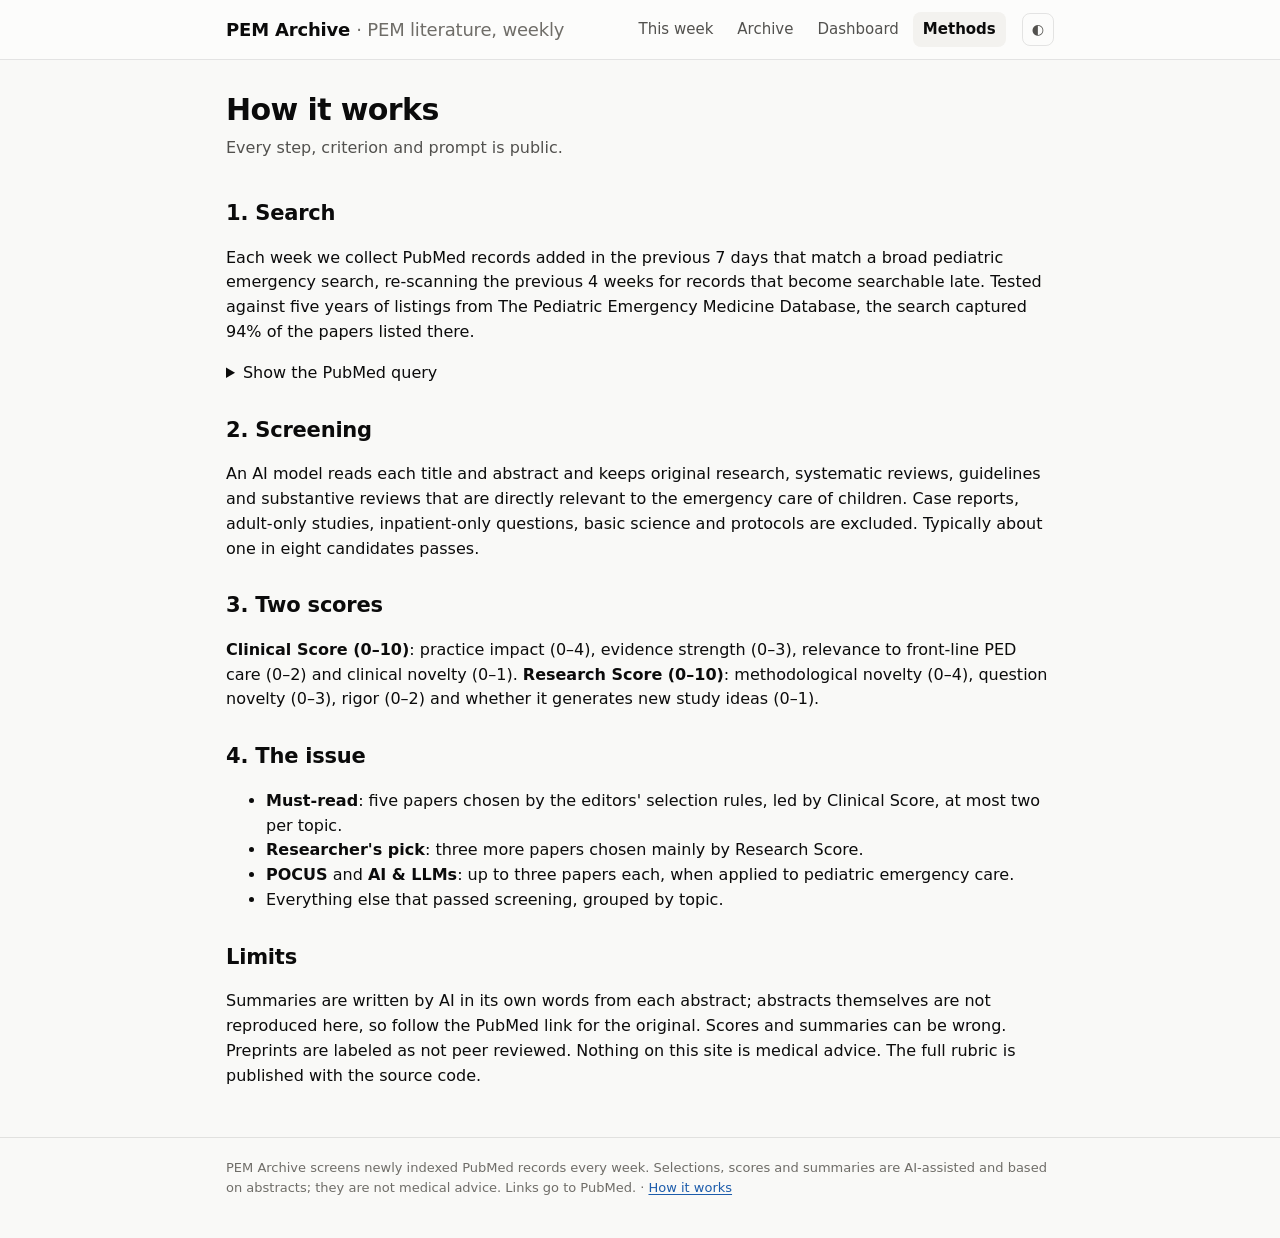
<file: docs/about.html>
<!doctype html>
<html lang="en">
<head>
<meta charset="utf-8">
<meta name="viewport" content="width=device-width, initial-scale=1">
<title>Methods · PEM Archive</title>
<meta name="description" content="Weekly must-reads in pediatric emergency medicine">
<link rel="stylesheet" href="assets/style.css">
<script src="assets/app.js" defer></script>
</head>
<body>
<header class="site-header"><div class="wrap">
<a class="brand" href="index.html">PEM Archive <span>· PEM literature, weekly</span></a>
<nav class="nav" aria-label="Main"><a href="index.html">This week</a><a href="archive.html">Archive</a><a href="dashboard.html">Dashboard</a><a href="about.html" aria-current="page">Methods</a></nav>
<button class="theme-btn" type="button" aria-label="Toggle dark mode">◐</button>
</div></header>
<main class="wrap">
<div class="issue-head"><h1>How it works</h1><p class="lede">Every step, criterion and prompt is public.</p></div>
<div class="prose">
<h2>1. Search</h2>
<p>Each week we collect PubMed records added in the previous 7 days that match a broad pediatric emergency search,
re-scanning the previous 4 weeks for records that become searchable late. Tested against five years of listings from
The Pediatric Emergency Medicine Database, the search captured 94% of the papers listed there.</p>
<details><summary>Show the PubMed query</summary><pre>((pediatric*[tiab] OR paediatric*[tiab] OR child*[tiab] OR infant*[tiab] OR adolescen*[tiab] OR neonat*[tiab] OR newborn*[tiab] OR toddler*[tiab] OR youth*[tiab] OR kid[tiab] OR kids[tiab] OR &quot;young people&quot;[tiab] OR child[mh] OR infant[mh] OR adolescent[mh] OR pediatrics[mh] OR &quot;pediatric emergency medicine&quot;[mh]) AND (&quot;emergency department*&quot;[tiab] OR &quot;emergency room*&quot;[tiab] OR &quot;emergency medicine&quot;[tiab] OR &quot;emergency care&quot;[tiab] OR &quot;emergency unit*&quot;[tiab] OR &quot;accident and emergency&quot;[tiab] OR &quot;emergency service, hospital&quot;[mh] OR &quot;emergency medicine&quot;[mh] OR &quot;emergency medical services&quot;[mh] OR &quot;emergencies&quot;[mh] OR ED[tiab] OR EDs[tiab] OR PED[tiab] OR PEDs[tiab] OR prehospital[tiab] OR pre-hospital[tiab] OR &quot;emergency medical service*&quot;[tiab] OR paramedic*[tiab] OR ambulance*[tiab] OR &quot;urgent care&quot;[tiab] OR triage[tiab] OR &quot;trauma center*&quot;[tiab] OR &quot;trauma centre*&quot;[tiab] OR &quot;emergency&quot;[tiab])) OR &quot;Pediatr Emerg Care&quot;[ta] OR &quot;Pediatr Emerg Med Pract&quot;[ta] OR ((pediatric*[tiab] OR paediatric*[tiab] OR child*[tiab] OR infant*[tiab] OR adolescen*[tiab] OR neonat*[tiab] OR newborn*[tiab] OR toddler*[tiab] OR youth*[tiab] OR kid[tiab] OR kids[tiab] OR &quot;young people&quot;[tiab] OR child[mh] OR infant[mh] OR adolescent[mh] OR pediatrics[mh] OR &quot;pediatric emergency medicine&quot;[mh]) AND (&quot;Am J Emerg Med&quot;[ta] OR &quot;Ann Emerg Med&quot;[ta] OR &quot;Acad Emerg Med&quot;[ta] OR &quot;J Emerg Med&quot;[ta] OR &quot;Emerg Med J&quot;[ta] OR &quot;Emerg Med Australas&quot;[ta] OR &quot;CJEM&quot;[ta] OR &quot;J Am Coll Emerg Physicians Open&quot;[ta] OR &quot;West J Emerg Med&quot;[ta] OR &quot;Prehosp Emerg Care&quot;[ta] OR &quot;Resuscitation&quot;[ta] OR &quot;Resusc Plus&quot;[ta] OR &quot;Eur J Emerg Med&quot;[ta] OR &quot;Scand J Trauma Resusc Emerg Med&quot;[ta] OR &quot;BMC Emerg Med&quot;[ta] OR &quot;Int J Emerg Med&quot;[ta] OR &quot;Emerg Med Clin North Am&quot;[ta] OR &quot;AEM Educ Train&quot;[ta] OR &quot;Intern Emerg Med&quot;[ta] OR &quot;Clin Exp Emerg Med&quot;[ta] OR &quot;Emergencias&quot;[ta] OR &quot;Air Med J&quot;[ta] OR &quot;Prehosp Disaster Med&quot;[ta] OR &quot;Am J Emerg Med&quot;[ta] OR &quot;Injury&quot;[ta] OR &quot;J Trauma Acute Care Surg&quot;[ta])) OR ((pediatric*[tiab] OR paediatric*[tiab] OR child*[tiab] OR infant*[tiab] OR adolescen*[tiab] OR neonat*[tiab] OR newborn*[tiab] OR toddler*[tiab] OR youth*[tiab] OR kid[tiab] OR kids[tiab] OR &quot;young people&quot;[tiab]) AND (resuscitat*[tiab] OR &quot;cardiac arrest&quot;[tiab] OR CPR[tiab] OR trauma*[tiab] OR injur*[tiab] OR concussion*[tiab] OR fractur*[tiab] OR sedation[tiab] OR ketamine[tiab] OR bronchiolitis[tiab] OR croup[tiab] OR asthma exacerbation*[tiab] OR appendicitis[tiab] OR intussusception[tiab] OR sepsis[tiab] OR septic[tiab] OR &quot;febrile infant*&quot;[tiab] OR &quot;diabetic ketoacidosis&quot;[tiab] OR &quot;status epilepticus&quot;[tiab] OR &quot;febrile seizure*&quot;[tiab] OR anaphylaxis[tiab] OR poisoning*[tiab] OR ingestion*[tiab] OR &quot;foreign body&quot;[tiab] OR torsion[tiab] OR &quot;point-of-care ultrasound&quot;[tiab] OR POCUS[tiab] OR &quot;child abuse&quot;[tiab] OR maltreatment[tiab]))</pre></details>
<h2>2. Screening</h2>
<p>An AI model reads each title and abstract and keeps original research, systematic reviews, guidelines and substantive
reviews that are directly relevant to the emergency care of children. Case reports, adult-only studies, inpatient-only
questions, basic science and protocols are excluded. Typically about one in eight candidates passes.</p>
<h2>3. Two scores</h2>
<p><b>Clinical Score (0–10)</b>: practice impact (0–4), evidence strength (0–3), relevance to front-line PED care (0–2)
and clinical novelty (0–1). <b>Research Score (0–10)</b>: methodological novelty (0–4), question novelty (0–3),
rigor (0–2) and whether it generates new study ideas (0–1).</p>
<h2>4. The issue</h2>
<ul><li><b>Must-read</b>: five papers chosen by the editors' selection rules, led by Clinical Score, at most two per topic.</li>
<li><b>Researcher's pick</b>: three more papers chosen mainly by Research Score.</li>
<li><b>POCUS</b> and <b>AI & LLMs</b>: up to three papers each, when applied to pediatric emergency care.</li>
<li>Everything else that passed screening, grouped by topic.</li></ul>
<h2>Limits</h2>
<p>Summaries are written by AI in its own words from each abstract; abstracts themselves are not reproduced here, so follow the PubMed link for the original. Scores and summaries can be wrong. Preprints are labeled as not peer reviewed. Nothing on
this site is medical advice. The full rubric is published with the source code.</p>
</div>
</main>
<footer><div class="wrap">
PEM Archive screens newly indexed PubMed records every week. Selections, scores and summaries are AI-assisted and
based on abstracts; they are not medical advice. Links go to PubMed. · <a href="about.html">How it works</a>
</div></footer>
</body>
</html>
</file>
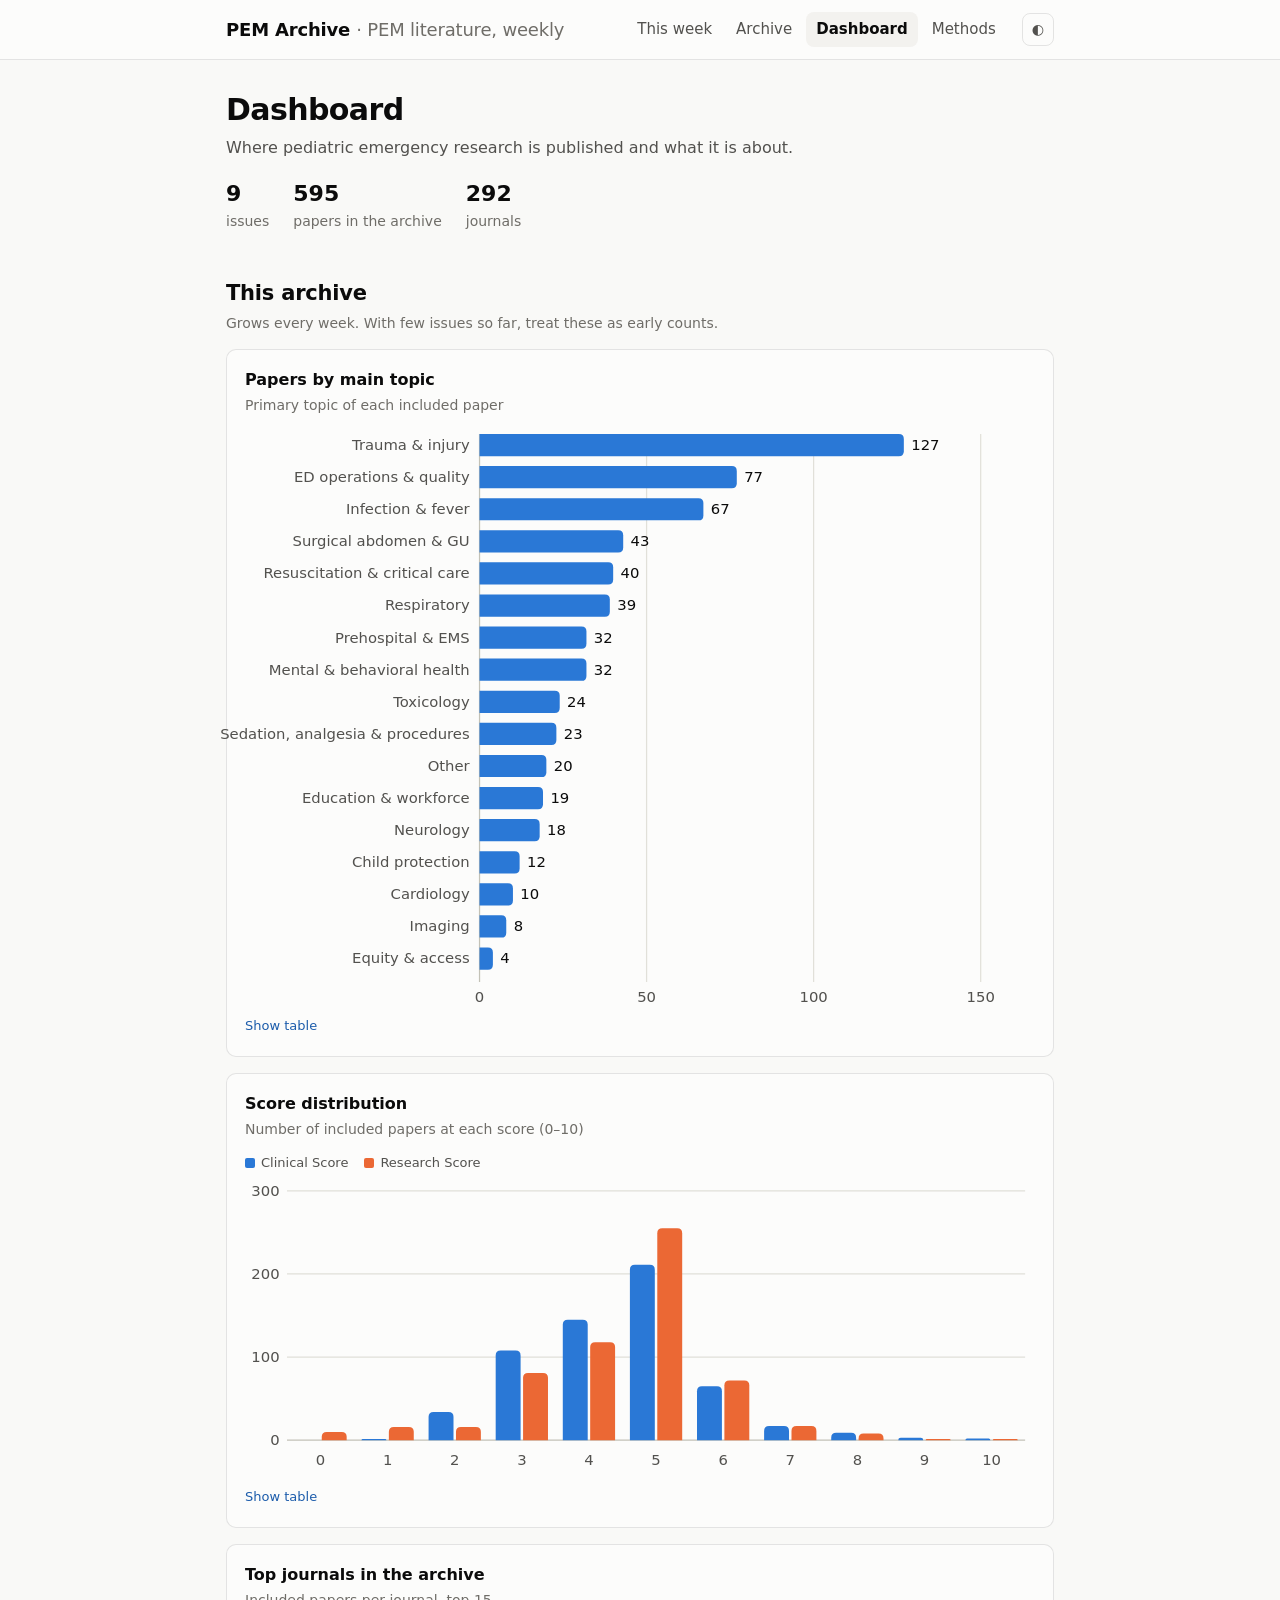
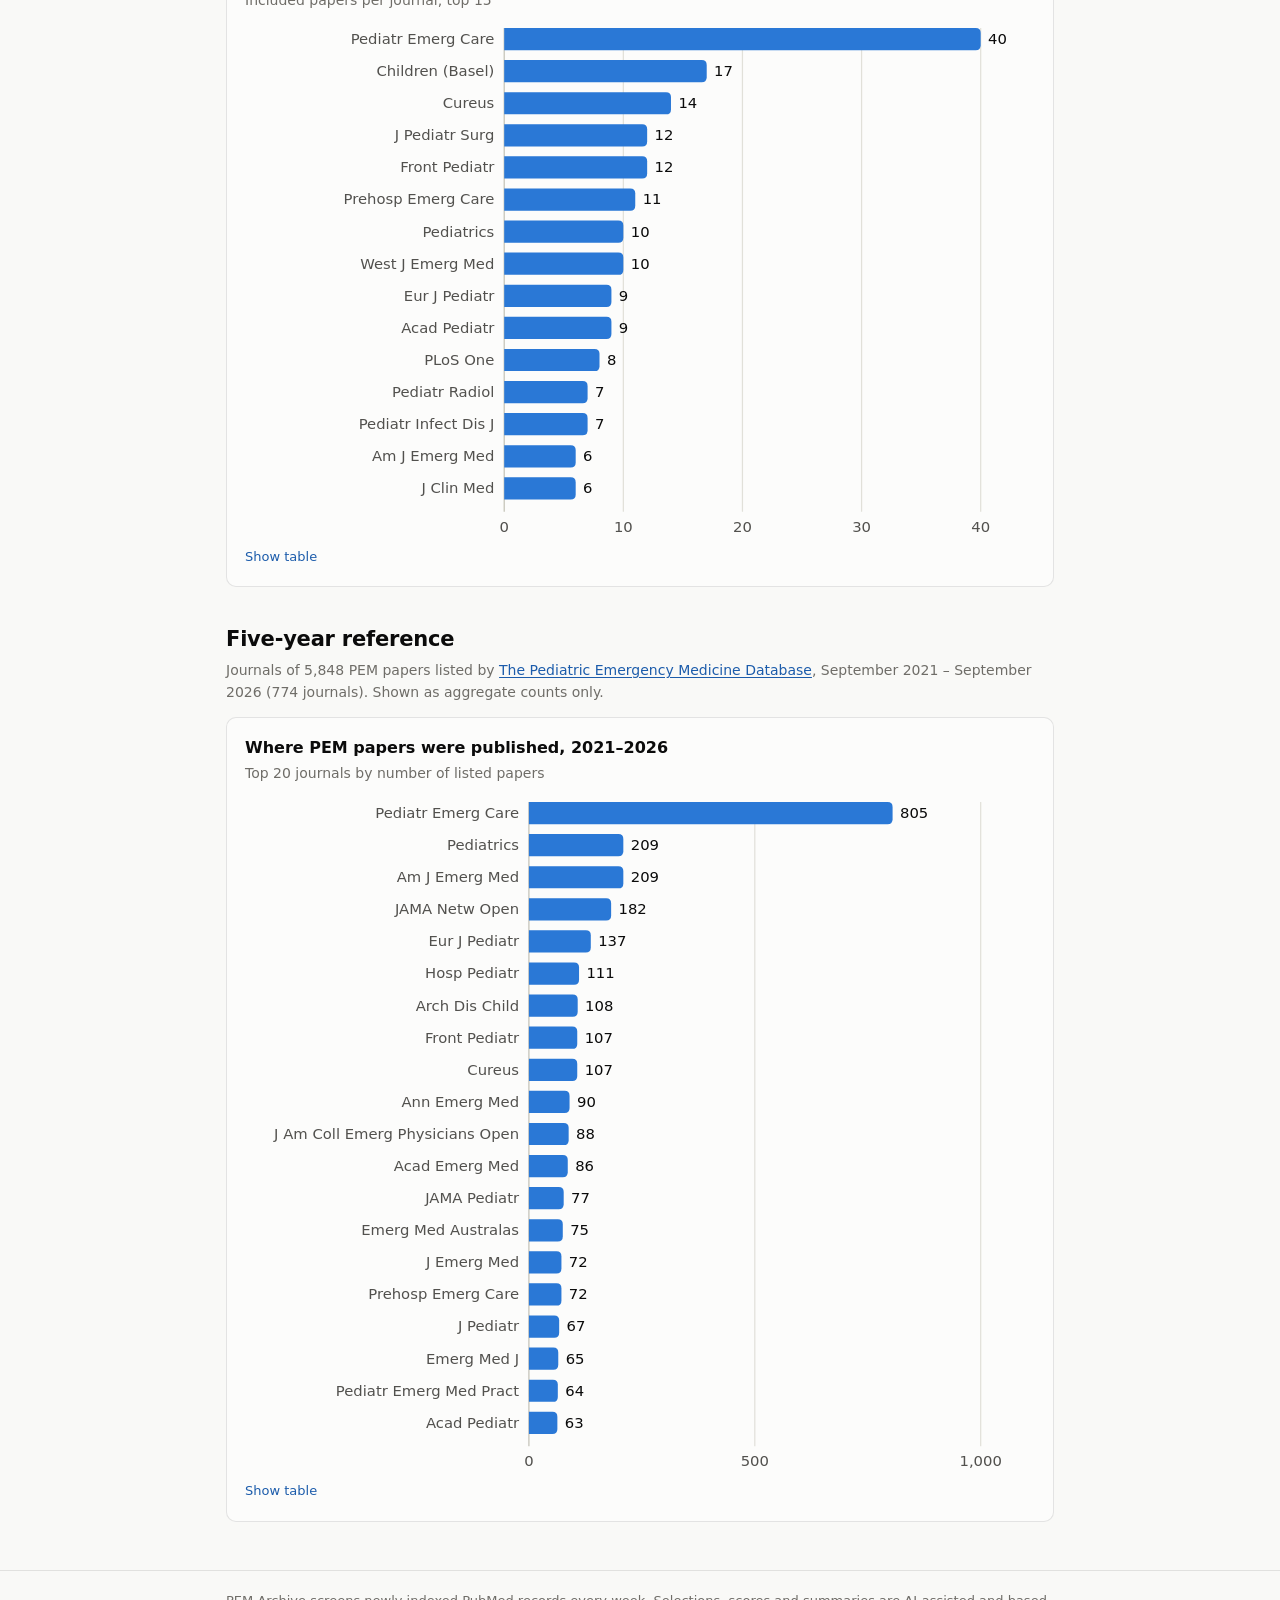
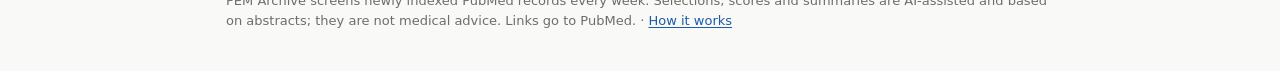
<file: docs/dashboard.html>
<!doctype html>
<html lang="en">
<head>
<meta charset="utf-8">
<meta name="viewport" content="width=device-width, initial-scale=1">
<title>Dashboard · PEM Archive</title>
<meta name="description" content="Weekly must-reads in pediatric emergency medicine">
<link rel="stylesheet" href="assets/style.css">
<script src="assets/app.js" defer></script>
</head>
<body>
<header class="site-header"><div class="wrap">
<a class="brand" href="index.html">PEM Archive <span>· PEM literature, weekly</span></a>
<nav class="nav" aria-label="Main"><a href="index.html">This week</a><a href="archive.html">Archive</a><a href="dashboard.html" aria-current="page">Dashboard</a><a href="about.html">Methods</a></nav>
<button class="theme-btn" type="button" aria-label="Toggle dark mode">◐</button>
</div></header>
<main class="wrap">
<div class="issue-head"><h1>Dashboard</h1>
<p class="lede">Where pediatric emergency research is published and what it is about.</p>
<ul class="stats"><li><b>9</b>issues</li><li><b>595</b>papers in the archive</li>
<li><b>292</b>journals</li></ul></div>
<section><h2>This archive</h2><p class="section-note">Grows every week. With few issues so far, treat these as early counts.</p>
<div class="chart-card"><h3>Papers by main topic</h3><p class="sub">Primary topic of each included paper</p>
<div class="chart" data-chart="c-topic"></div>
<script type="application/json" id="c-topic">{"type": "hbar", "rows": [{"label": "Trauma & injury", "value": 127}, {"label": "ED operations & quality", "value": 77}, {"label": "Infection & fever", "value": 67}, {"label": "Surgical abdomen & GU", "value": 43}, {"label": "Resuscitation & critical care", "value": 40}, {"label": "Respiratory", "value": 39}, {"label": "Prehospital & EMS", "value": 32}, {"label": "Mental & behavioral health", "value": 32}, {"label": "Toxicology", "value": 24}, {"label": "Sedation, analgesia & procedures", "value": 23}, {"label": "Other", "value": 20}, {"label": "Education & workforce", "value": 19}, {"label": "Neurology", "value": 18}, {"label": "Child protection", "value": 12}, {"label": "Cardiology", "value": 10}, {"label": "Imaging", "value": 8}, {"label": "Equity & access", "value": 4}], "title": "Papers by main topic"}</script>
<button class="toggle-table" type="button">Show table</button>
<div class="table-wrap" hidden><table><thead><tr><th class="">Topic</th><th class="num">Papers</th></tr></thead><tbody><tr><td class="">Trauma &amp; injury</td><td class="num">127</td></tr><tr><td class="">ED operations &amp; quality</td><td class="num">77</td></tr><tr><td class="">Infection &amp; fever</td><td class="num">67</td></tr><tr><td class="">Surgical abdomen &amp; GU</td><td class="num">43</td></tr><tr><td class="">Resuscitation &amp; critical care</td><td class="num">40</td></tr><tr><td class="">Respiratory</td><td class="num">39</td></tr><tr><td class="">Prehospital &amp; EMS</td><td class="num">32</td></tr><tr><td class="">Mental &amp; behavioral health</td><td class="num">32</td></tr><tr><td class="">Toxicology</td><td class="num">24</td></tr><tr><td class="">Sedation, analgesia &amp; procedures</td><td class="num">23</td></tr><tr><td class="">Other</td><td class="num">20</td></tr><tr><td class="">Education &amp; workforce</td><td class="num">19</td></tr><tr><td class="">Neurology</td><td class="num">18</td></tr><tr><td class="">Child protection</td><td class="num">12</td></tr><tr><td class="">Cardiology</td><td class="num">10</td></tr><tr><td class="">Imaging</td><td class="num">8</td></tr><tr><td class="">Equity &amp; access</td><td class="num">4</td></tr></tbody></table></div></div>
<div class="chart-card"><h3>Score distribution</h3><p class="sub">Number of included papers at each score (0–10)</p><div class="legend"><span><i style="background:var(--series-1)"></i>Clinical Score</span><span><i style="background:var(--series-2)"></i>Research Score</span></div>
<div class="chart" data-chart="c-scores"></div>
<script type="application/json" id="c-scores">{"type": "columns", "categories": ["0", "1", "2", "3", "4", "5", "6", "7", "8", "9", "10"], "series": [{"name": "Clinical Score", "values": [0, 1, 34, 108, 145, 211, 65, 17, 9, 3, 2], "color": "var(--series-1)"}, {"name": "Research Score", "values": [10, 16, 16, 81, 118, 255, 72, 17, 8, 1, 1], "color": "var(--series-2)"}], "title": "Score distribution"}</script>
<button class="toggle-table" type="button">Show table</button>
<div class="table-wrap" hidden><table><thead><tr><th class="">Score</th><th class="num">Clinical</th><th class="num">Research</th></tr></thead><tbody><tr><td class="num">0</td><td class="num">0</td><td class="num">10</td></tr><tr><td class="num">1</td><td class="num">1</td><td class="num">16</td></tr><tr><td class="num">2</td><td class="num">34</td><td class="num">16</td></tr><tr><td class="num">3</td><td class="num">108</td><td class="num">81</td></tr><tr><td class="num">4</td><td class="num">145</td><td class="num">118</td></tr><tr><td class="num">5</td><td class="num">211</td><td class="num">255</td></tr><tr><td class="num">6</td><td class="num">65</td><td class="num">72</td></tr><tr><td class="num">7</td><td class="num">17</td><td class="num">17</td></tr><tr><td class="num">8</td><td class="num">9</td><td class="num">8</td></tr><tr><td class="num">9</td><td class="num">3</td><td class="num">1</td></tr><tr><td class="num">10</td><td class="num">2</td><td class="num">1</td></tr></tbody></table></div></div>
<div class="chart-card"><h3>Top journals in the archive</h3><p class="sub">Included papers per journal, top 15</p>
<div class="chart" data-chart="c-journal"></div>
<script type="application/json" id="c-journal">{"type": "hbar", "labelWidth": 210, "rows": [{"label": "Pediatr Emerg Care", "value": 40}, {"label": "Children (Basel)", "value": 17}, {"label": "Cureus", "value": 14}, {"label": "J Pediatr Surg", "value": 12}, {"label": "Front Pediatr", "value": 12}, {"label": "Prehosp Emerg Care", "value": 11}, {"label": "Pediatrics", "value": 10}, {"label": "West J Emerg Med", "value": 10}, {"label": "Eur J Pediatr", "value": 9}, {"label": "Acad Pediatr", "value": 9}, {"label": "PLoS One", "value": 8}, {"label": "Pediatr Radiol", "value": 7}, {"label": "Pediatr Infect Dis J", "value": 7}, {"label": "Am J Emerg Med", "value": 6}, {"label": "J Clin Med", "value": 6}], "title": "Top journals in the archive"}</script>
<button class="toggle-table" type="button">Show table</button>
<div class="table-wrap" hidden><table><thead><tr><th class="">Journal</th><th class="num">Papers</th></tr></thead><tbody><tr><td class="">Pediatr Emerg Care</td><td class="num">40</td></tr><tr><td class="">Children (Basel)</td><td class="num">17</td></tr><tr><td class="">Cureus</td><td class="num">14</td></tr><tr><td class="">J Pediatr Surg</td><td class="num">12</td></tr><tr><td class="">Front Pediatr</td><td class="num">12</td></tr><tr><td class="">Prehosp Emerg Care</td><td class="num">11</td></tr><tr><td class="">Pediatrics</td><td class="num">10</td></tr><tr><td class="">West J Emerg Med</td><td class="num">10</td></tr><tr><td class="">Eur J Pediatr</td><td class="num">9</td></tr><tr><td class="">Acad Pediatr</td><td class="num">9</td></tr><tr><td class="">PLoS One</td><td class="num">8</td></tr><tr><td class="">Pediatr Radiol</td><td class="num">7</td></tr><tr><td class="">Pediatr Infect Dis J</td><td class="num">7</td></tr><tr><td class="">Am J Emerg Med</td><td class="num">6</td></tr><tr><td class="">J Clin Med</td><td class="num">6</td></tr></tbody></table></div></div>
</section>
<section><h2>Five-year reference</h2><p class="section-note">Journals of 5,848 PEM papers listed by
<a href="http://www.pemdatabase.org/">The Pediatric Emergency Medicine Database</a>, September 2021 – September 2026
(774 journals). Shown as aggregate counts only.</p>
<div class="chart-card"><h3>Where PEM papers were published, 2021–2026</h3><p class="sub">Top 20 journals by number of listed papers</p>
<div class="chart" data-chart="c-ref"></div>
<script type="application/json" id="c-ref">{"type": "hbar", "labelWidth": 230, "rows": [{"label": "Pediatr Emerg Care", "value": 805, "detail": ["2021-22: 218", "2022-23: 150", "2023-24: 138", "2024-25: 141", "2025-26: 147"]}, {"label": "Pediatrics", "value": 209, "detail": ["2021-22: 41", "2022-23: 50", "2023-24: 40", "2024-25: 39", "2025-26: 38"]}, {"label": "Am J Emerg Med", "value": 209, "detail": ["2021-22: 52", "2022-23: 33", "2023-24: 29", "2024-25: 46", "2025-26: 47"]}, {"label": "JAMA Netw Open", "value": 182, "detail": ["2021-22: 23", "2022-23: 37", "2023-24: 40", "2024-25: 36", "2025-26: 45"]}, {"label": "Eur J Pediatr", "value": 137, "detail": ["2021-22: 20", "2022-23: 30", "2023-24: 23", "2024-25: 29", "2025-26: 32"]}, {"label": "Hosp Pediatr", "value": 111, "detail": ["2021-22: 13", "2022-23: 23", "2023-24: 27", "2024-25: 21", "2025-26: 26"]}, {"label": "Arch Dis Child", "value": 108, "detail": ["2021-22: 15", "2022-23: 18", "2023-24: 21", "2024-25: 28", "2025-26: 23"]}, {"label": "Front Pediatr", "value": 107, "detail": ["2021-22: 35", "2022-23: 24", "2023-24: 12", "2024-25: 6", "2025-26: 29"]}, {"label": "Cureus", "value": 107, "detail": ["2021-22: 15", "2022-23: 28", "2023-24: 16", "2024-25: 27", "2025-26: 21"]}, {"label": "Ann Emerg Med", "value": 90, "detail": ["2021-22: 11", "2022-23: 19", "2023-24: 15", "2024-25: 22", "2025-26: 21"]}, {"label": "J Am Coll Emerg Physicians Open", "value": 88, "detail": ["2021-22: 13", "2022-23: 17", "2023-24: 20", "2024-25: 15", "2025-26: 17"]}, {"label": "Acad Emerg Med", "value": 86, "detail": ["2021-22: 18", "2022-23: 10", "2023-24: 18", "2024-25: 19", "2025-26: 19"]}, {"label": "JAMA Pediatr", "value": 77, "detail": ["2021-22: 12", "2022-23: 16", "2023-24: 15", "2024-25: 12", "2025-26: 21"]}, {"label": "Emerg Med Australas", "value": 75, "detail": ["2021-22: 16", "2022-23: 12", "2023-24: 13", "2024-25: 19", "2025-26: 12"]}, {"label": "J Emerg Med", "value": 72, "detail": ["2021-22: 12", "2022-23: 16", "2023-24: 13", "2024-25: 10", "2025-26: 18"]}, {"label": "Prehosp Emerg Care", "value": 72, "detail": ["2021-22: 17", "2022-23: 14", "2023-24: 7", "2024-25: 23", "2025-26: 10"]}, {"label": "J Pediatr", "value": 67, "detail": ["2021-22: 18", "2022-23: 12", "2023-24: 11", "2024-25: 7", "2025-26: 18"]}, {"label": "Emerg Med J", "value": 65, "detail": ["2021-22: 14", "2022-23: 13", "2023-24: 7", "2024-25: 12", "2025-26: 19"]}, {"label": "Pediatr Emerg Med Pract", "value": 64, "detail": ["2021-22: 12", "2022-23: 12", "2023-24: 14", "2024-25: 14", "2025-26: 12"]}, {"label": "Acad Pediatr", "value": 63, "detail": ["2021-22: 17", "2022-23: 10", "2023-24: 10", "2024-25: 12", "2025-26: 14"]}], "title": "Where PEM papers were published, 2021\u20132026"}</script>
<button class="toggle-table" type="button">Show table</button>
<div class="table-wrap" hidden><table><thead><tr><th class="">Journal</th><th class="num">Total</th><th class="num">2021-22</th><th class="num">2022-23</th><th class="num">2023-24</th><th class="num">2024-25</th><th class="num">2025-26</th></tr></thead><tbody><tr><td class="">Pediatr Emerg Care</td><td class="num">805</td><td class="num">218</td><td class="num">150</td><td class="num">138</td><td class="num">141</td><td class="num">147</td></tr><tr><td class="">Pediatrics</td><td class="num">209</td><td class="num">41</td><td class="num">50</td><td class="num">40</td><td class="num">39</td><td class="num">38</td></tr><tr><td class="">Am J Emerg Med</td><td class="num">209</td><td class="num">52</td><td class="num">33</td><td class="num">29</td><td class="num">46</td><td class="num">47</td></tr><tr><td class="">JAMA Netw Open</td><td class="num">182</td><td class="num">23</td><td class="num">37</td><td class="num">40</td><td class="num">36</td><td class="num">45</td></tr><tr><td class="">Eur J Pediatr</td><td class="num">137</td><td class="num">20</td><td class="num">30</td><td class="num">23</td><td class="num">29</td><td class="num">32</td></tr><tr><td class="">Hosp Pediatr</td><td class="num">111</td><td class="num">13</td><td class="num">23</td><td class="num">27</td><td class="num">21</td><td class="num">26</td></tr><tr><td class="">Arch Dis Child</td><td class="num">108</td><td class="num">15</td><td class="num">18</td><td class="num">21</td><td class="num">28</td><td class="num">23</td></tr><tr><td class="">Front Pediatr</td><td class="num">107</td><td class="num">35</td><td class="num">24</td><td class="num">12</td><td class="num">6</td><td class="num">29</td></tr><tr><td class="">Cureus</td><td class="num">107</td><td class="num">15</td><td class="num">28</td><td class="num">16</td><td class="num">27</td><td class="num">21</td></tr><tr><td class="">Ann Emerg Med</td><td class="num">90</td><td class="num">11</td><td class="num">19</td><td class="num">15</td><td class="num">22</td><td class="num">21</td></tr><tr><td class="">J Am Coll Emerg Physicians Open</td><td class="num">88</td><td class="num">13</td><td class="num">17</td><td class="num">20</td><td class="num">15</td><td class="num">17</td></tr><tr><td class="">Acad Emerg Med</td><td class="num">86</td><td class="num">18</td><td class="num">10</td><td class="num">18</td><td class="num">19</td><td class="num">19</td></tr><tr><td class="">JAMA Pediatr</td><td class="num">77</td><td class="num">12</td><td class="num">16</td><td class="num">15</td><td class="num">12</td><td class="num">21</td></tr><tr><td class="">Emerg Med Australas</td><td class="num">75</td><td class="num">16</td><td class="num">12</td><td class="num">13</td><td class="num">19</td><td class="num">12</td></tr><tr><td class="">J Emerg Med</td><td class="num">72</td><td class="num">12</td><td class="num">16</td><td class="num">13</td><td class="num">10</td><td class="num">18</td></tr><tr><td class="">Prehosp Emerg Care</td><td class="num">72</td><td class="num">17</td><td class="num">14</td><td class="num">7</td><td class="num">23</td><td class="num">10</td></tr><tr><td class="">J Pediatr</td><td class="num">67</td><td class="num">18</td><td class="num">12</td><td class="num">11</td><td class="num">7</td><td class="num">18</td></tr><tr><td class="">Emerg Med J</td><td class="num">65</td><td class="num">14</td><td class="num">13</td><td class="num">7</td><td class="num">12</td><td class="num">19</td></tr><tr><td class="">Pediatr Emerg Med Pract</td><td class="num">64</td><td class="num">12</td><td class="num">12</td><td class="num">14</td><td class="num">14</td><td class="num">12</td></tr><tr><td class="">Acad Pediatr</td><td class="num">63</td><td class="num">17</td><td class="num">10</td><td class="num">10</td><td class="num">12</td><td class="num">14</td></tr></tbody></table></div></div>
</section>
</main>
<footer><div class="wrap">
PEM Archive screens newly indexed PubMed records every week. Selections, scores and summaries are AI-assisted and
based on abstracts; they are not medical advice. Links go to PubMed. · <a href="about.html">How it works</a>
</div></footer>
</body>
</html>
</file>
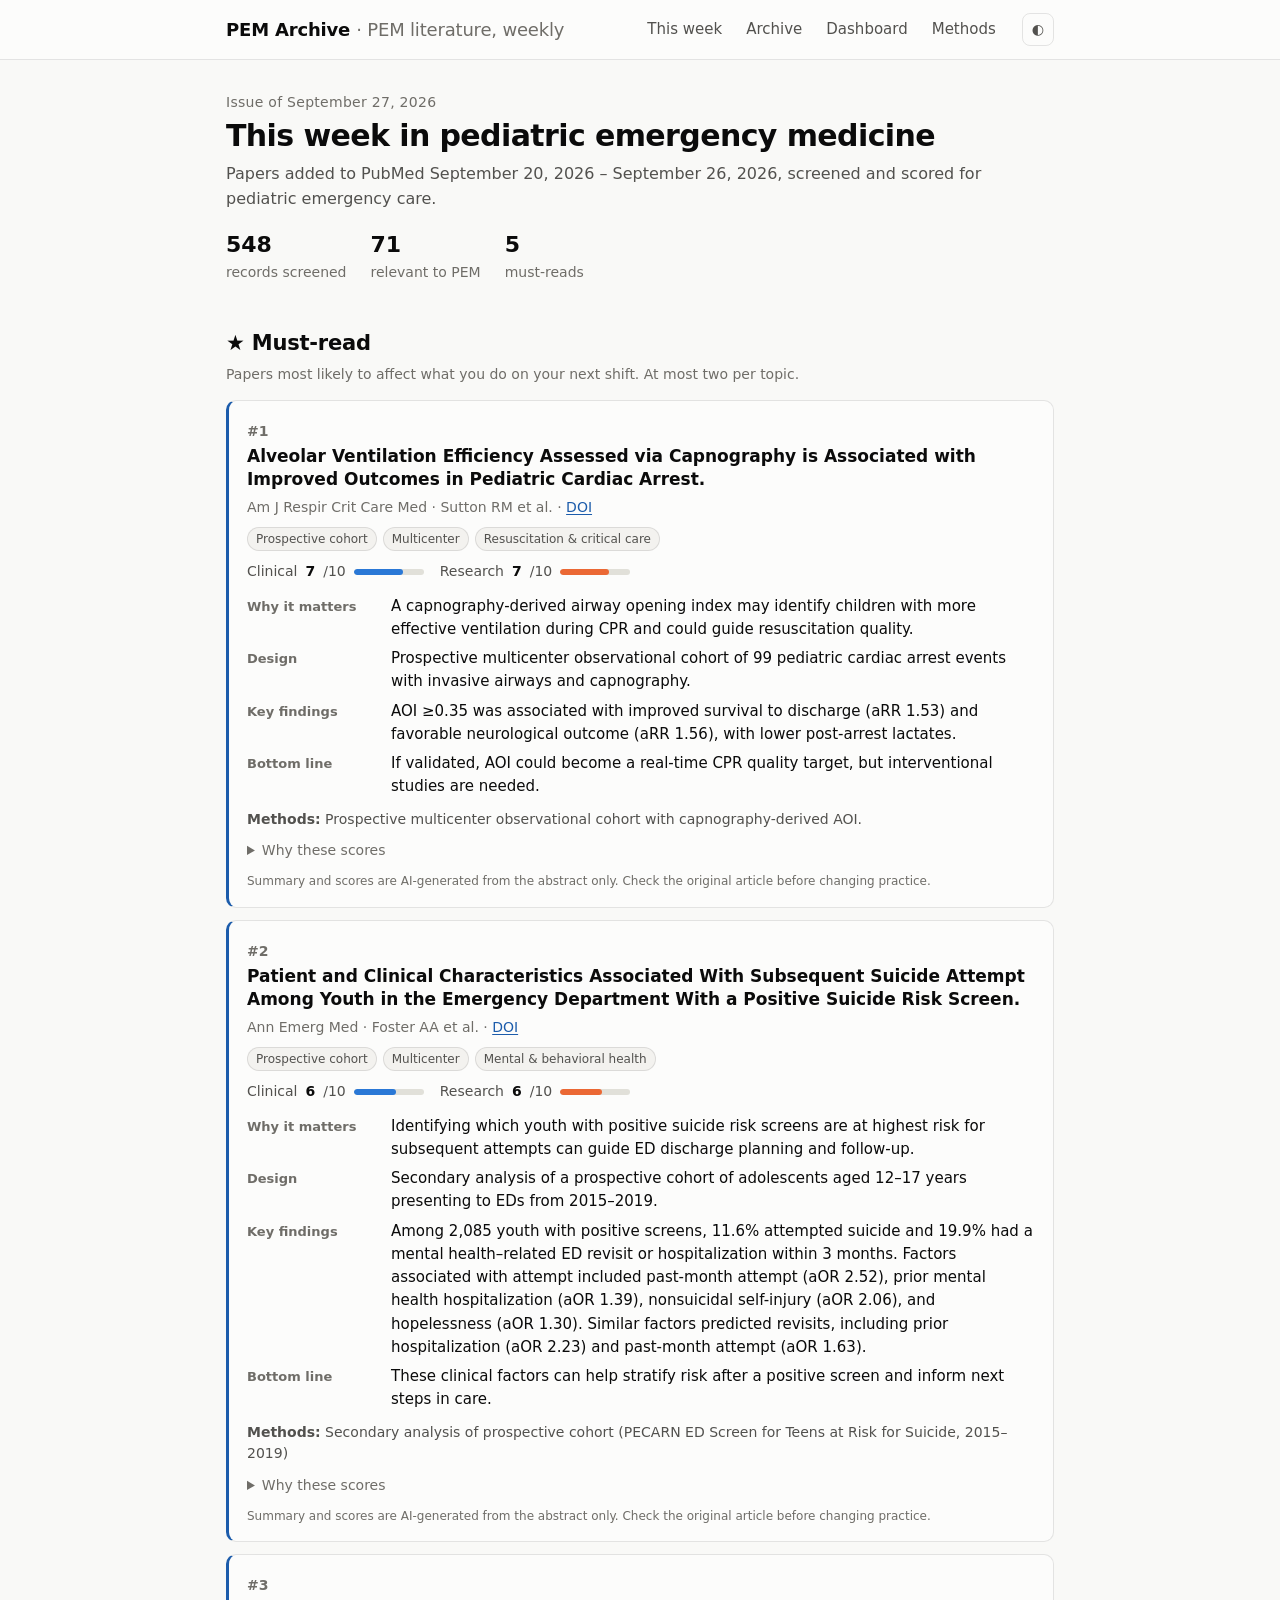
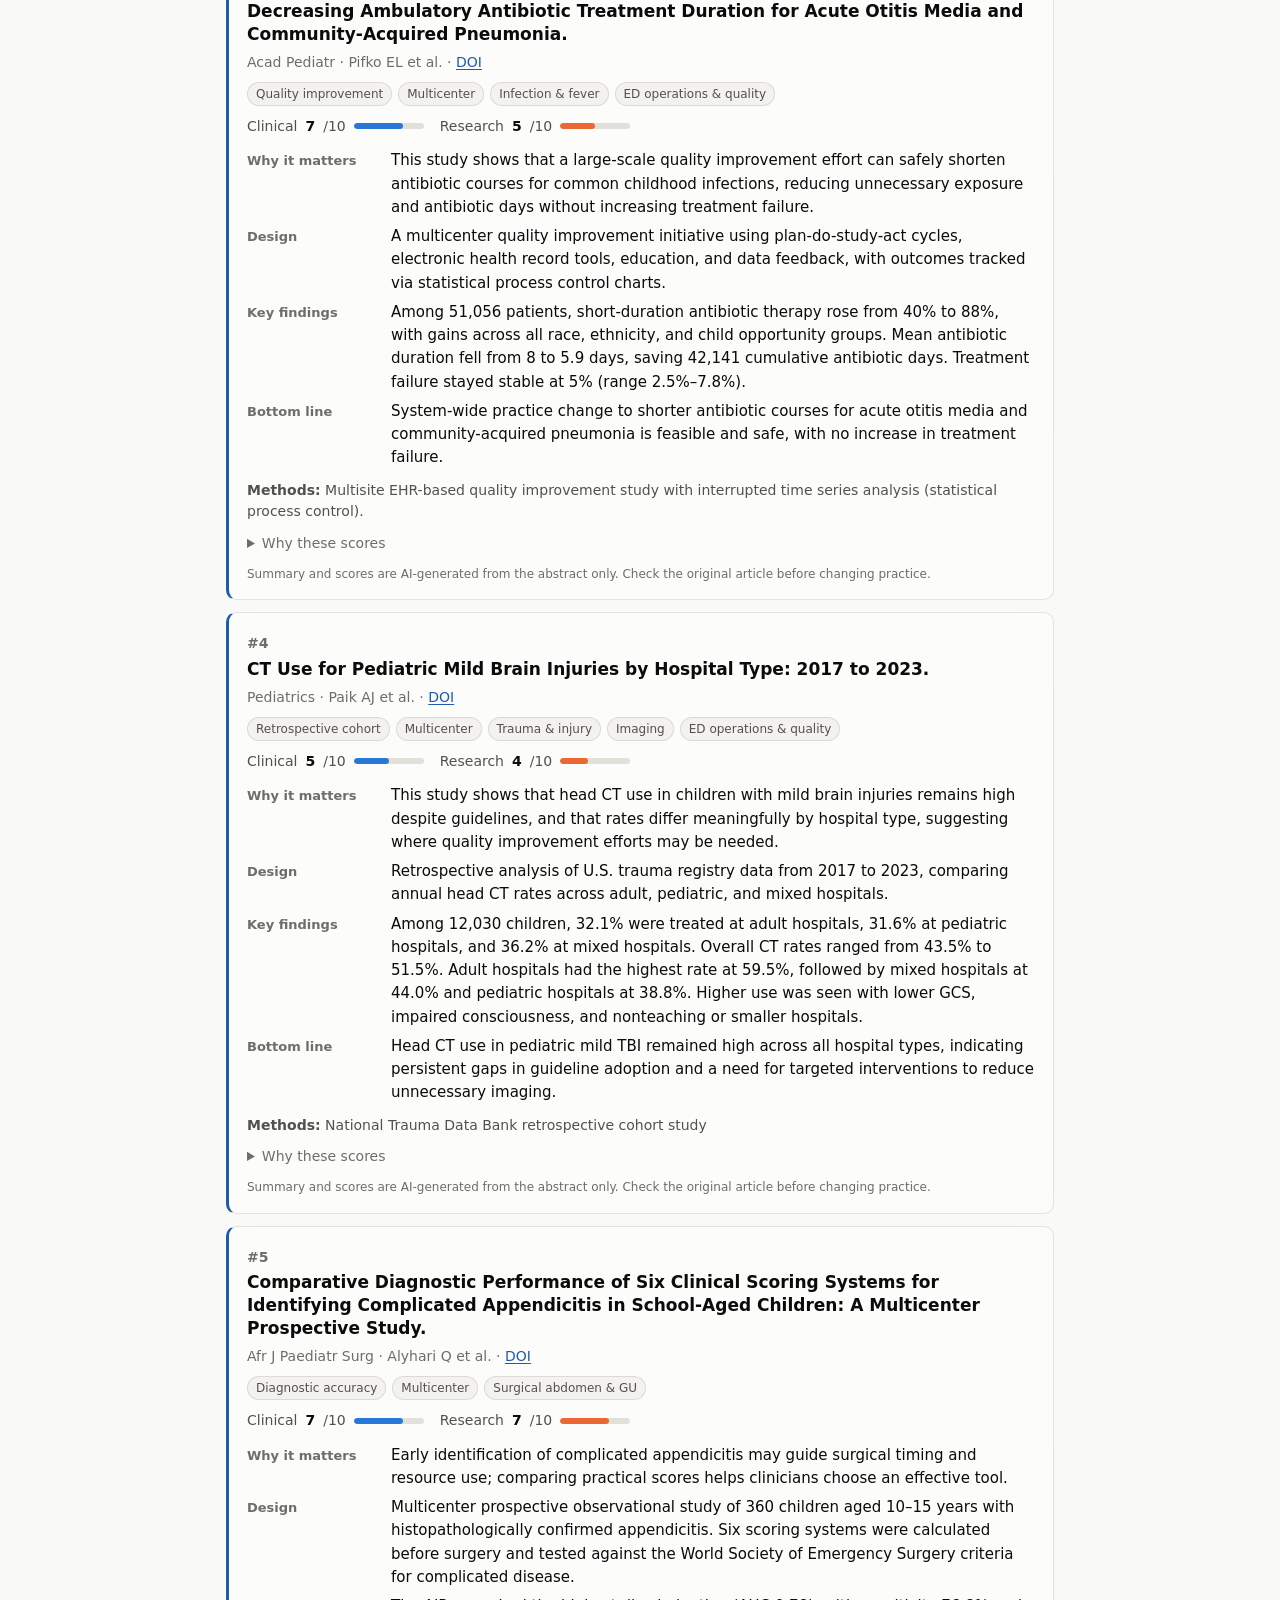
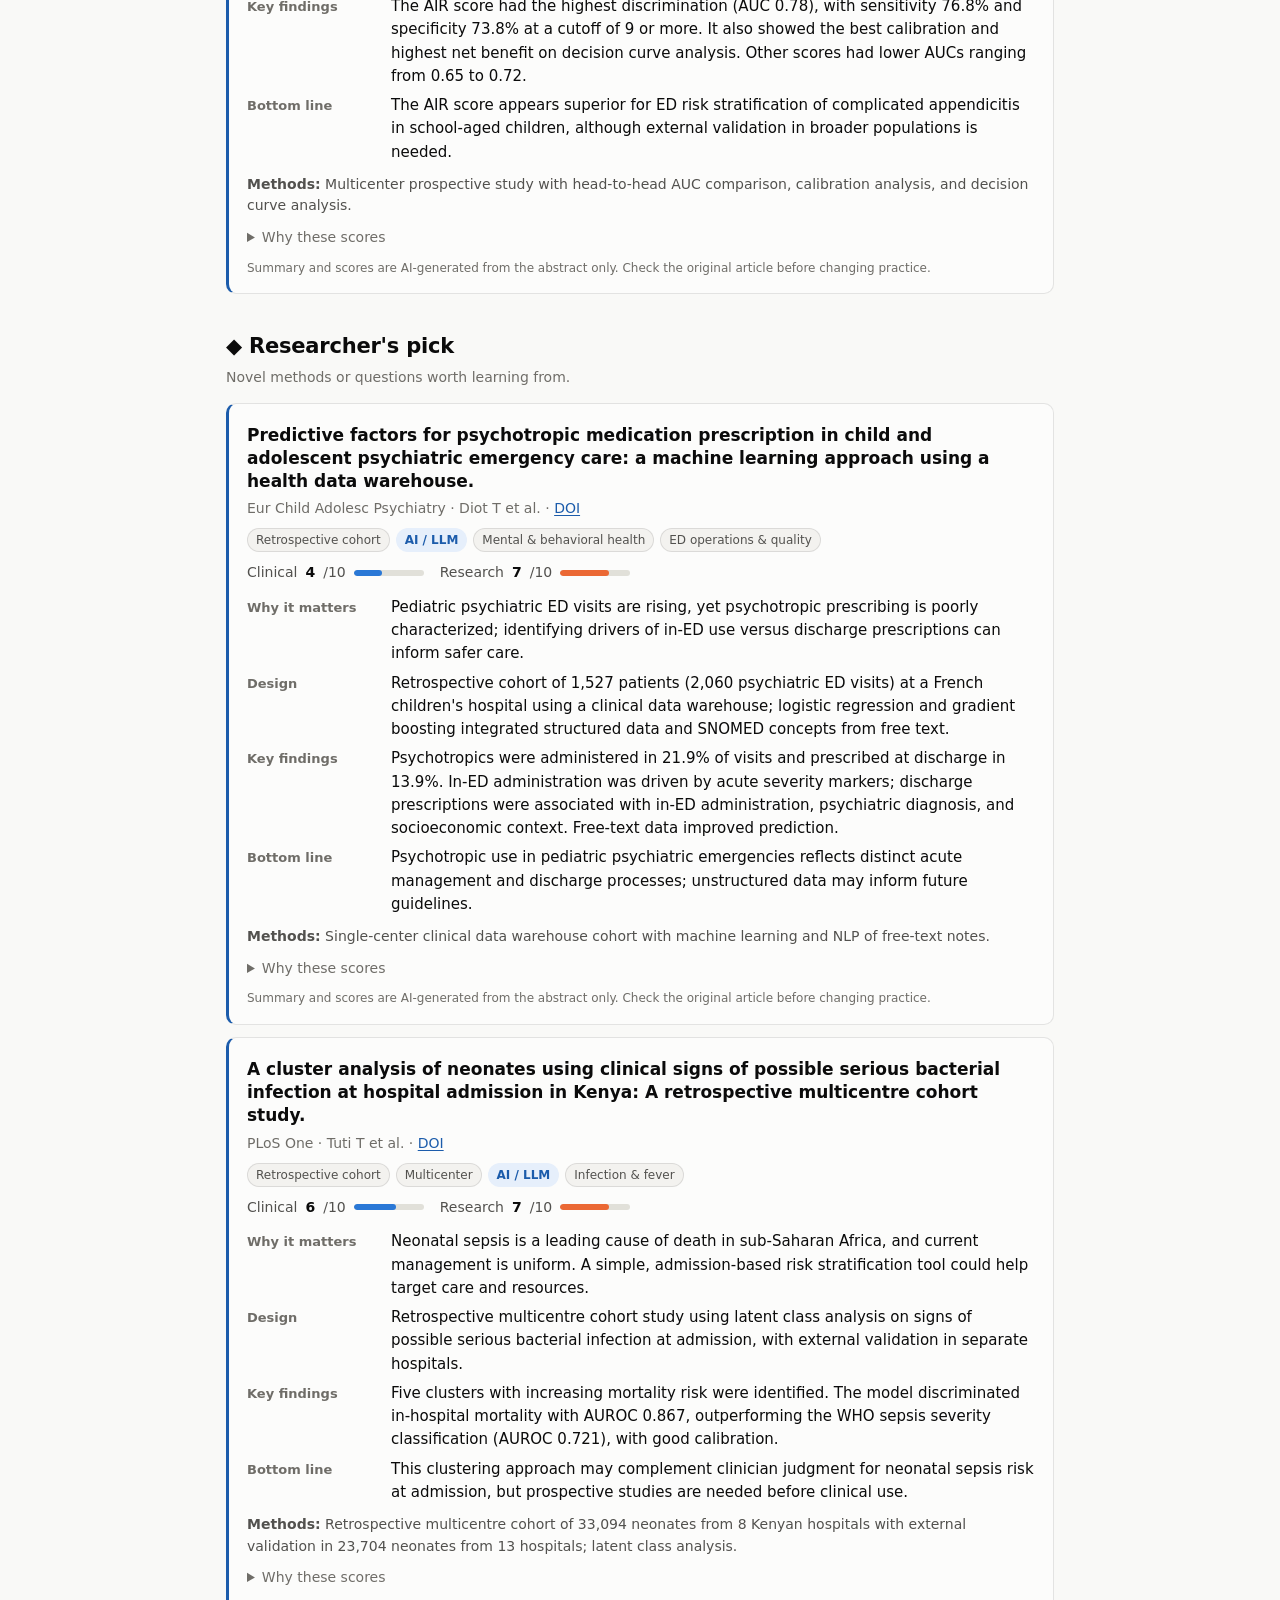
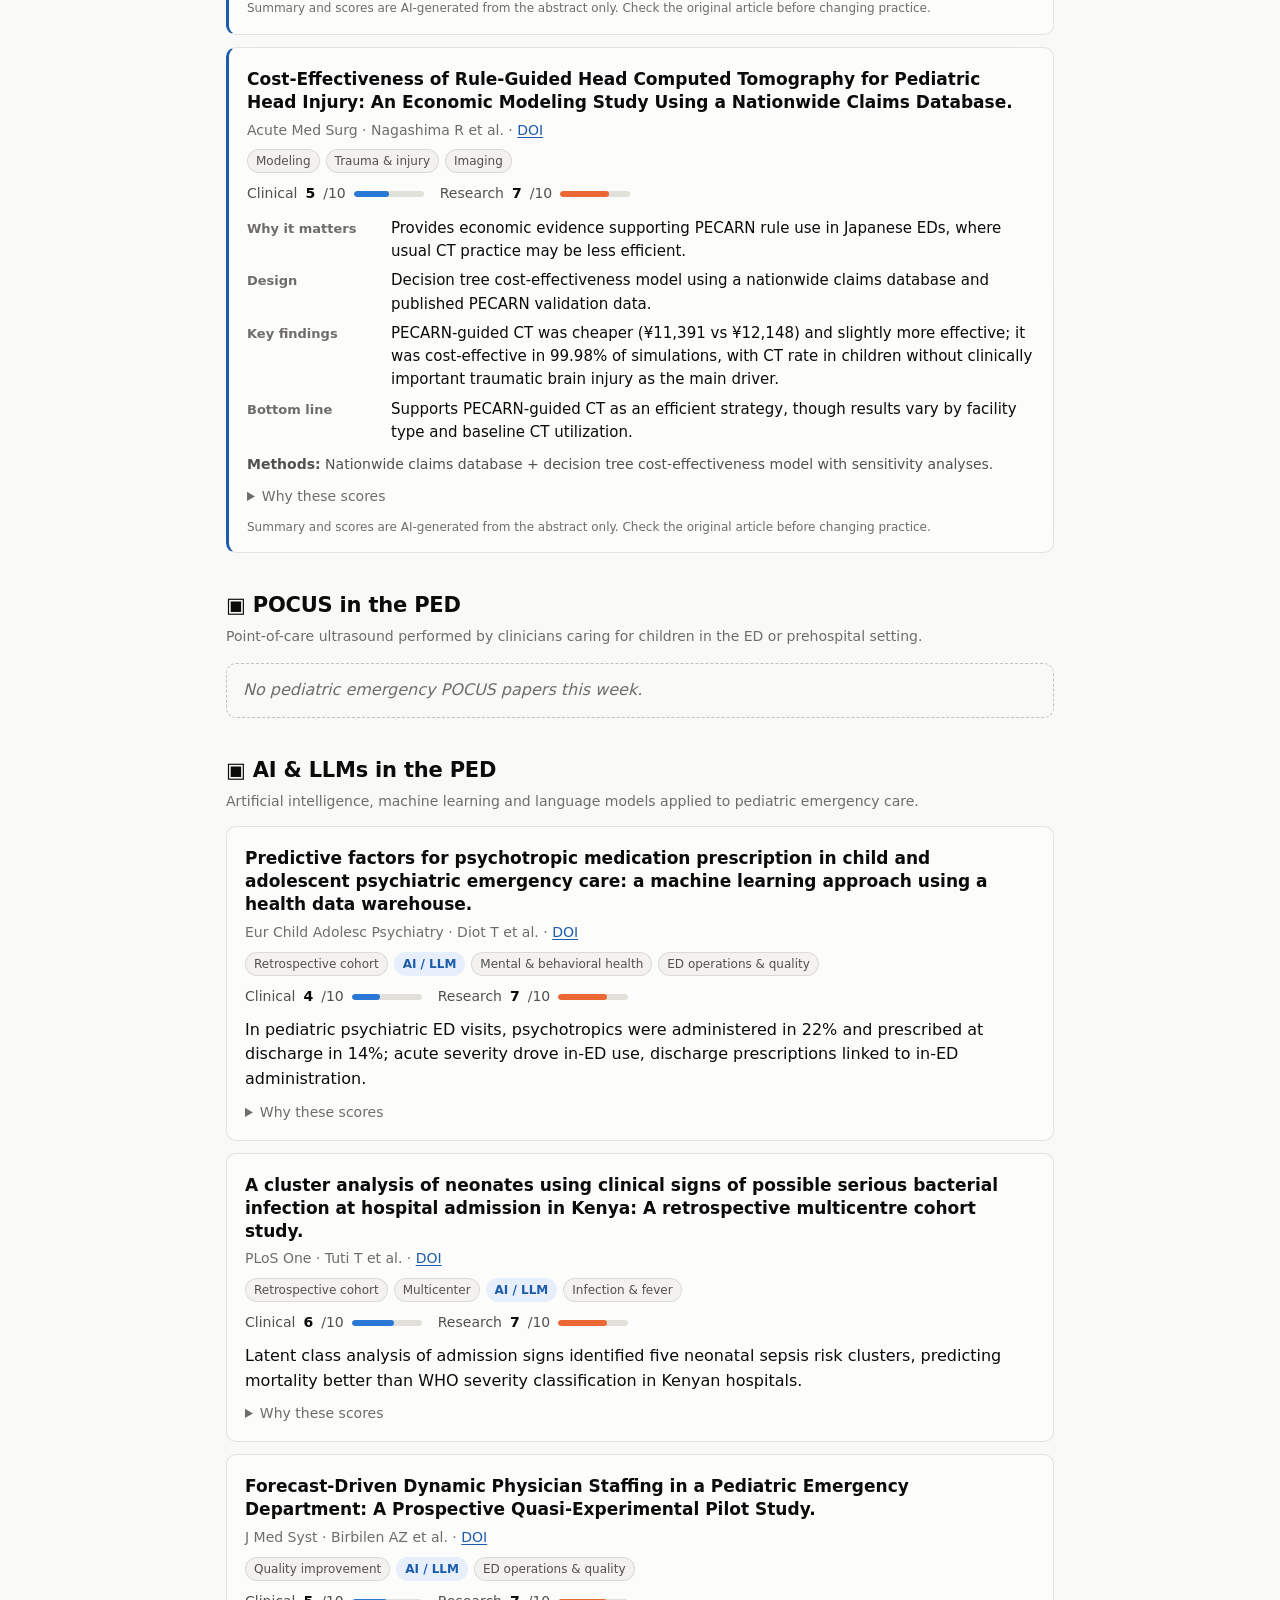
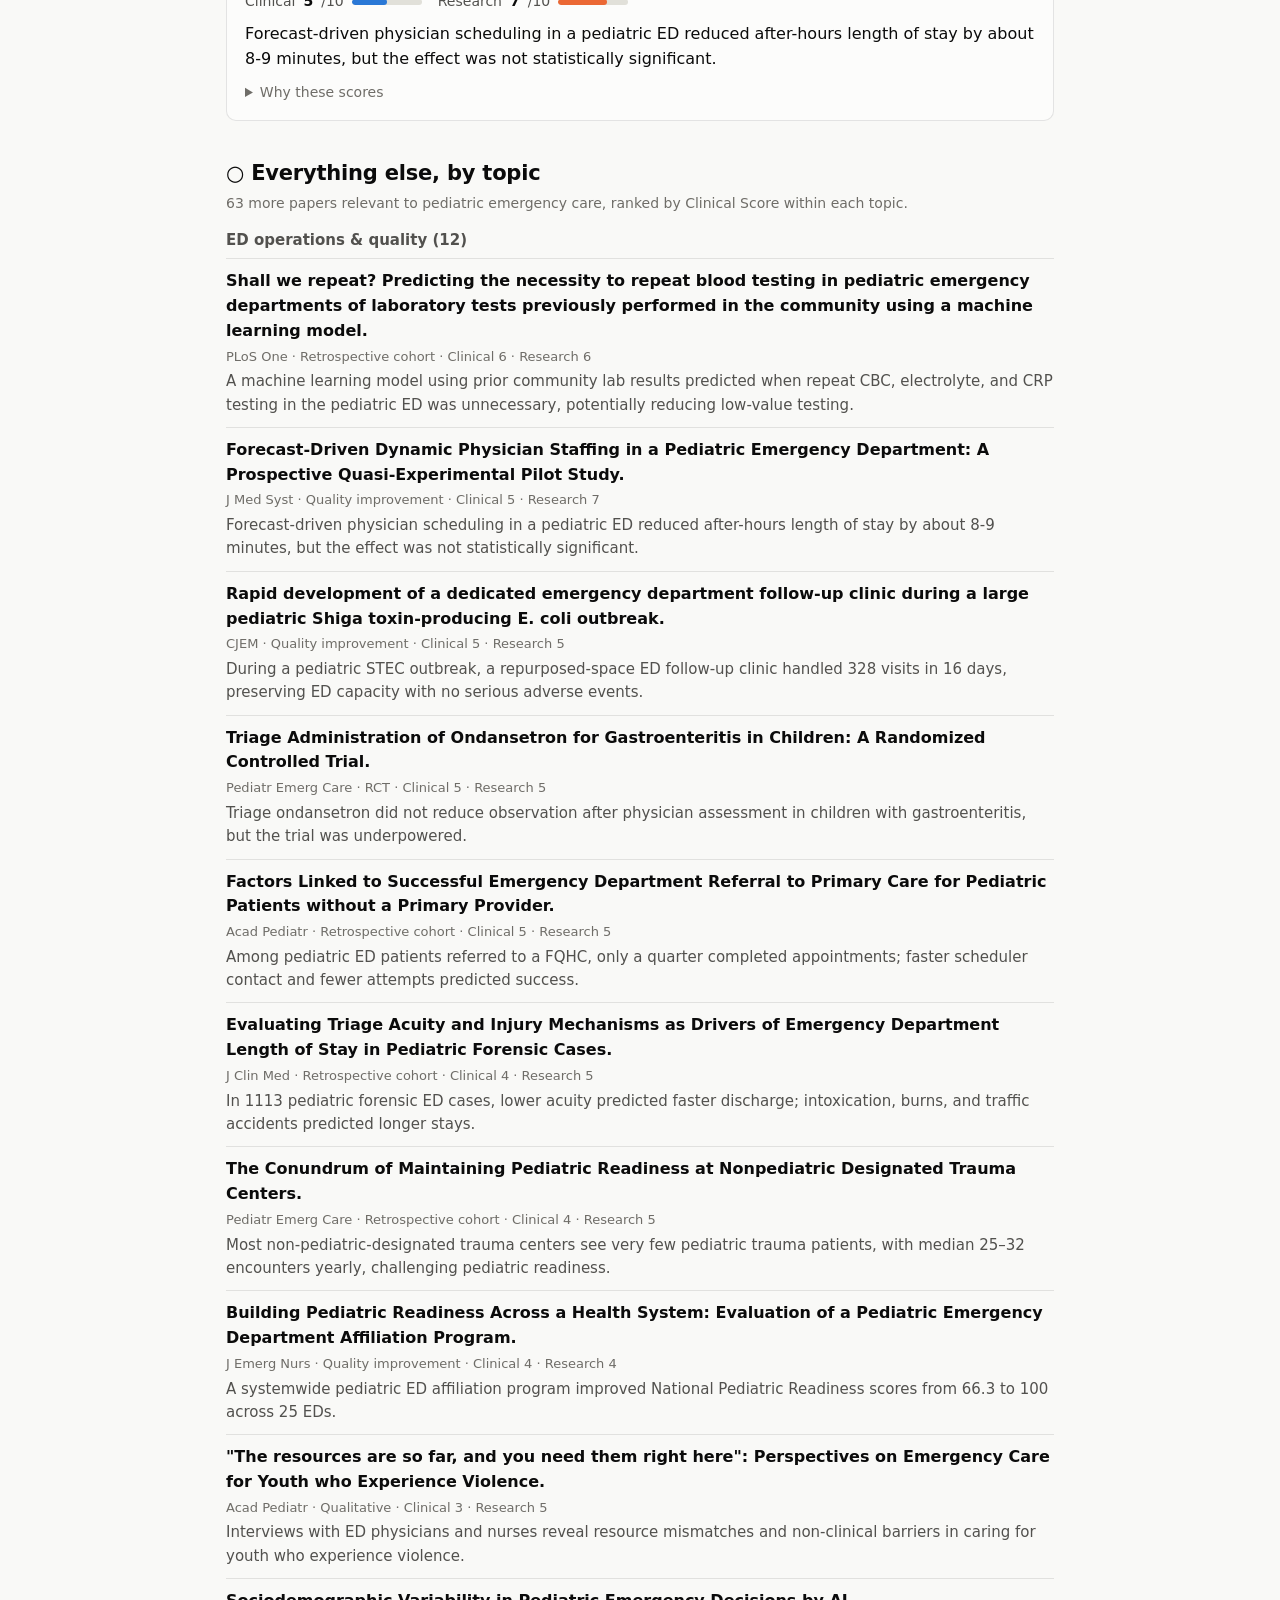
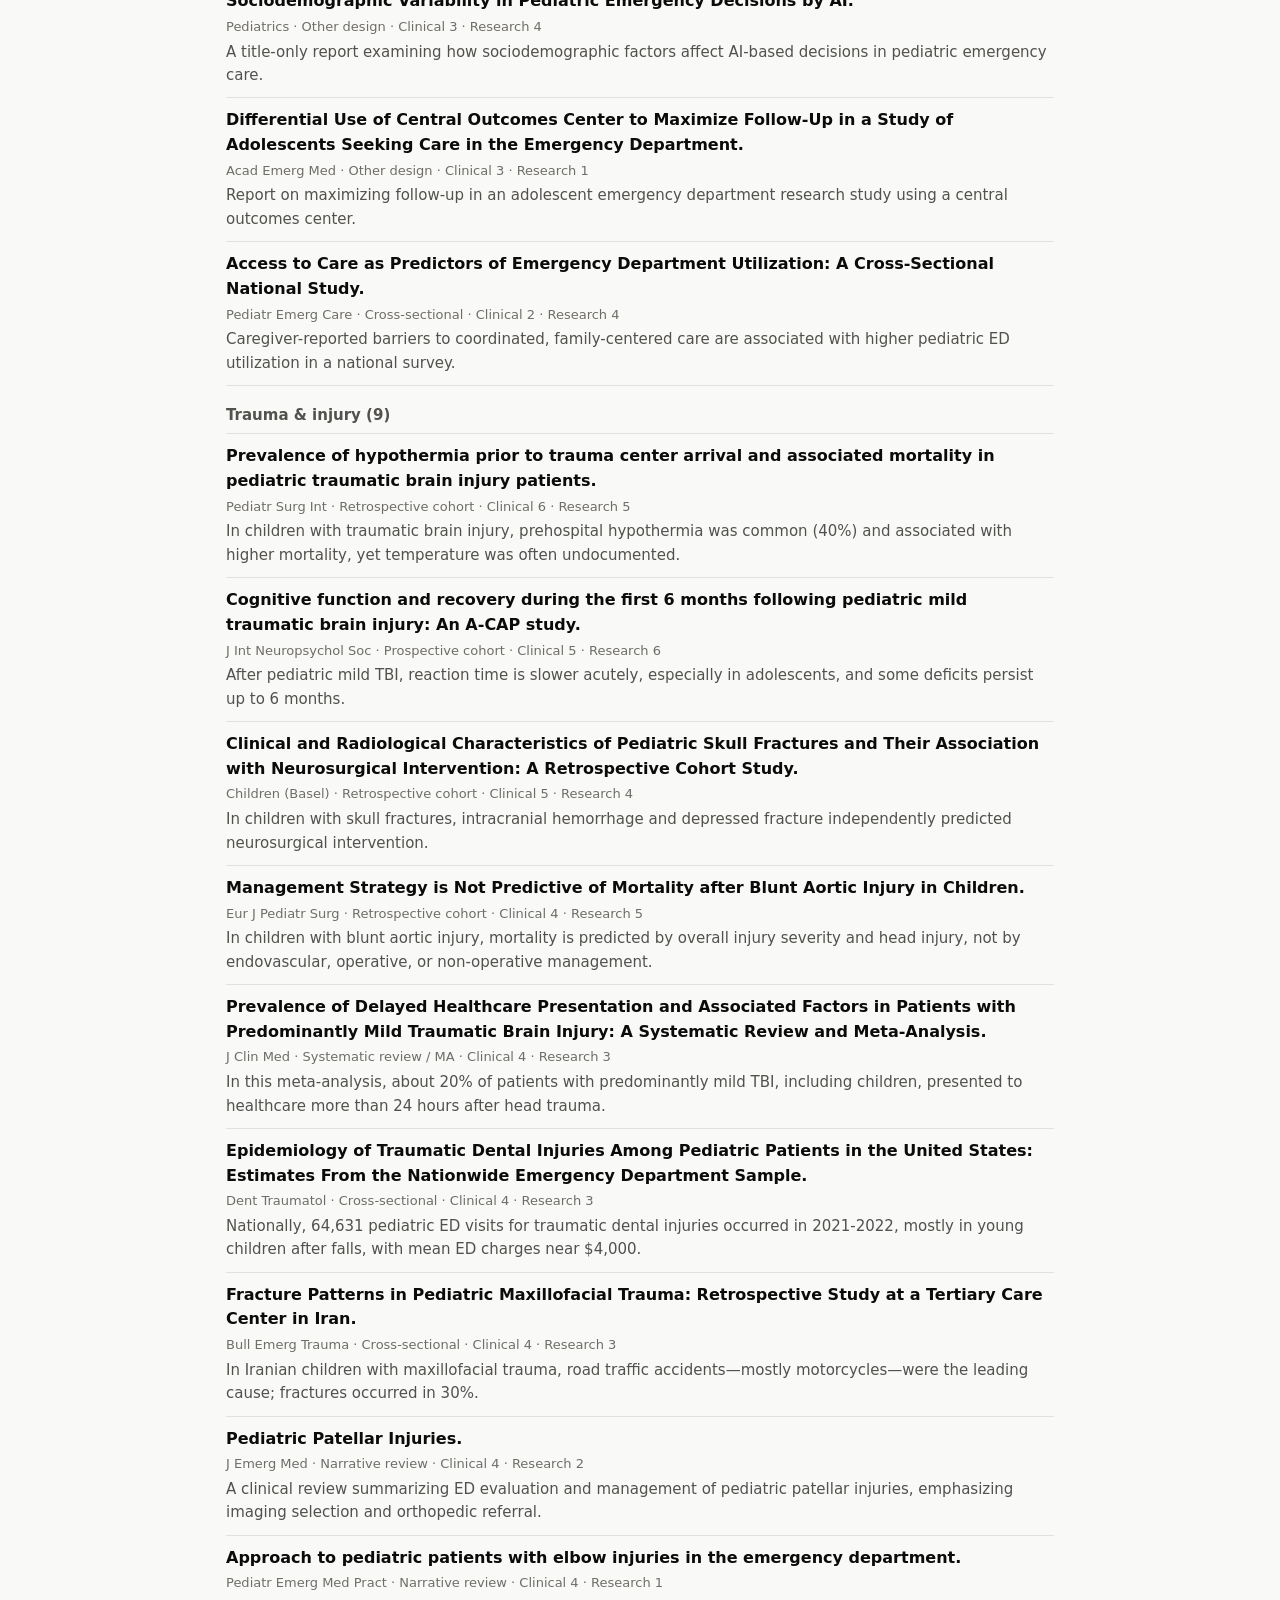
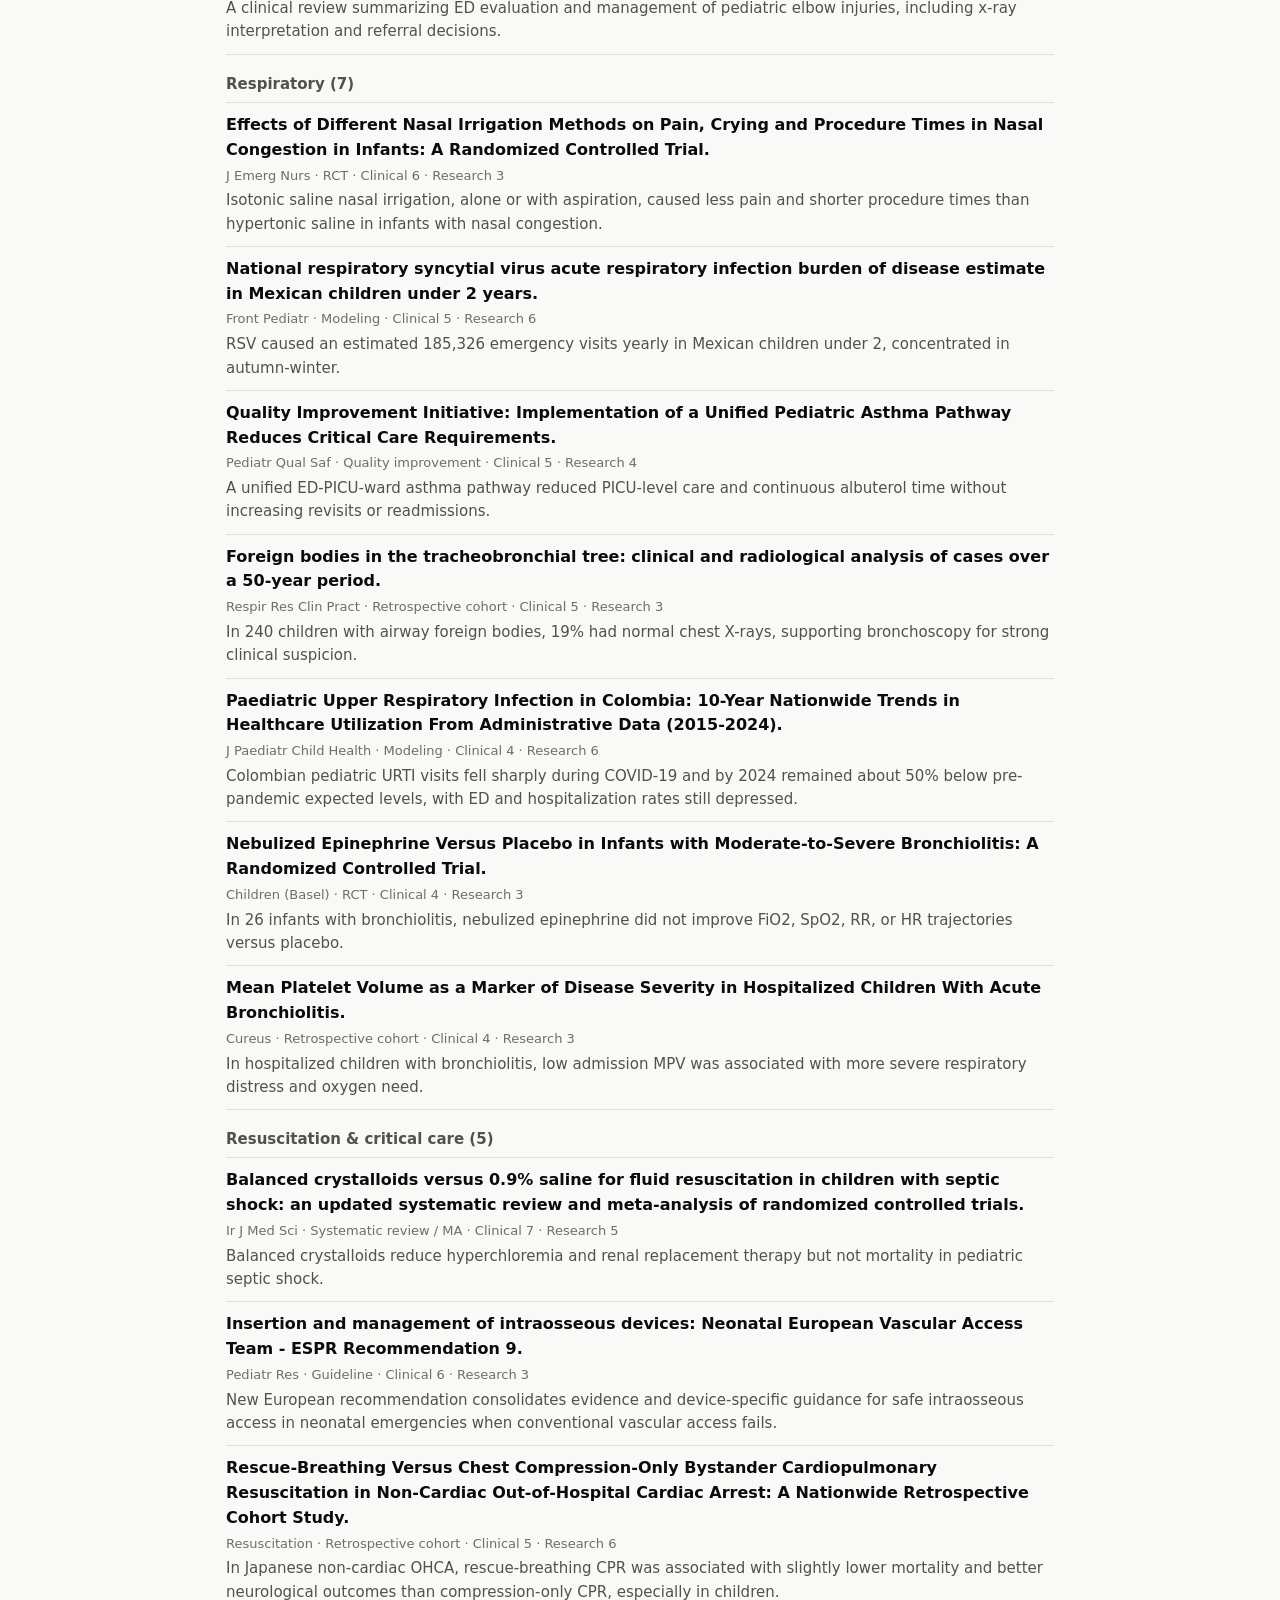
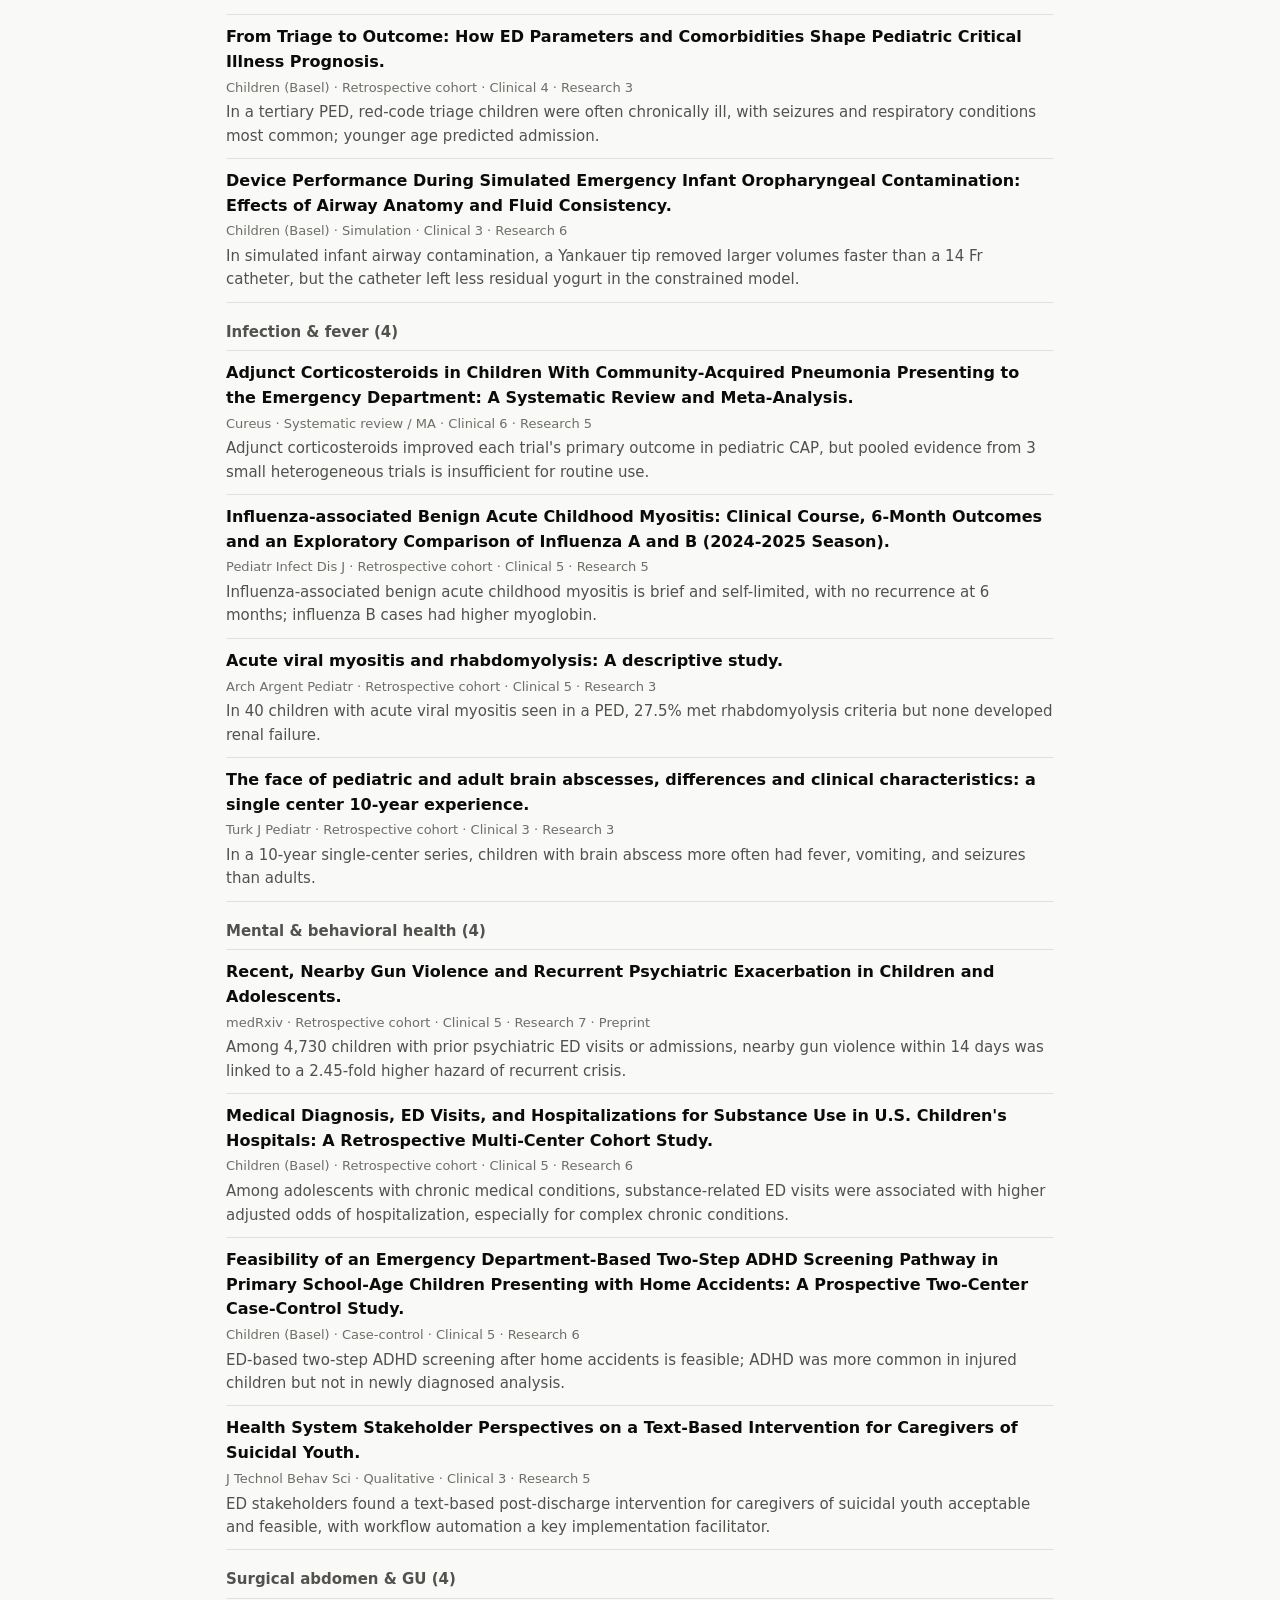
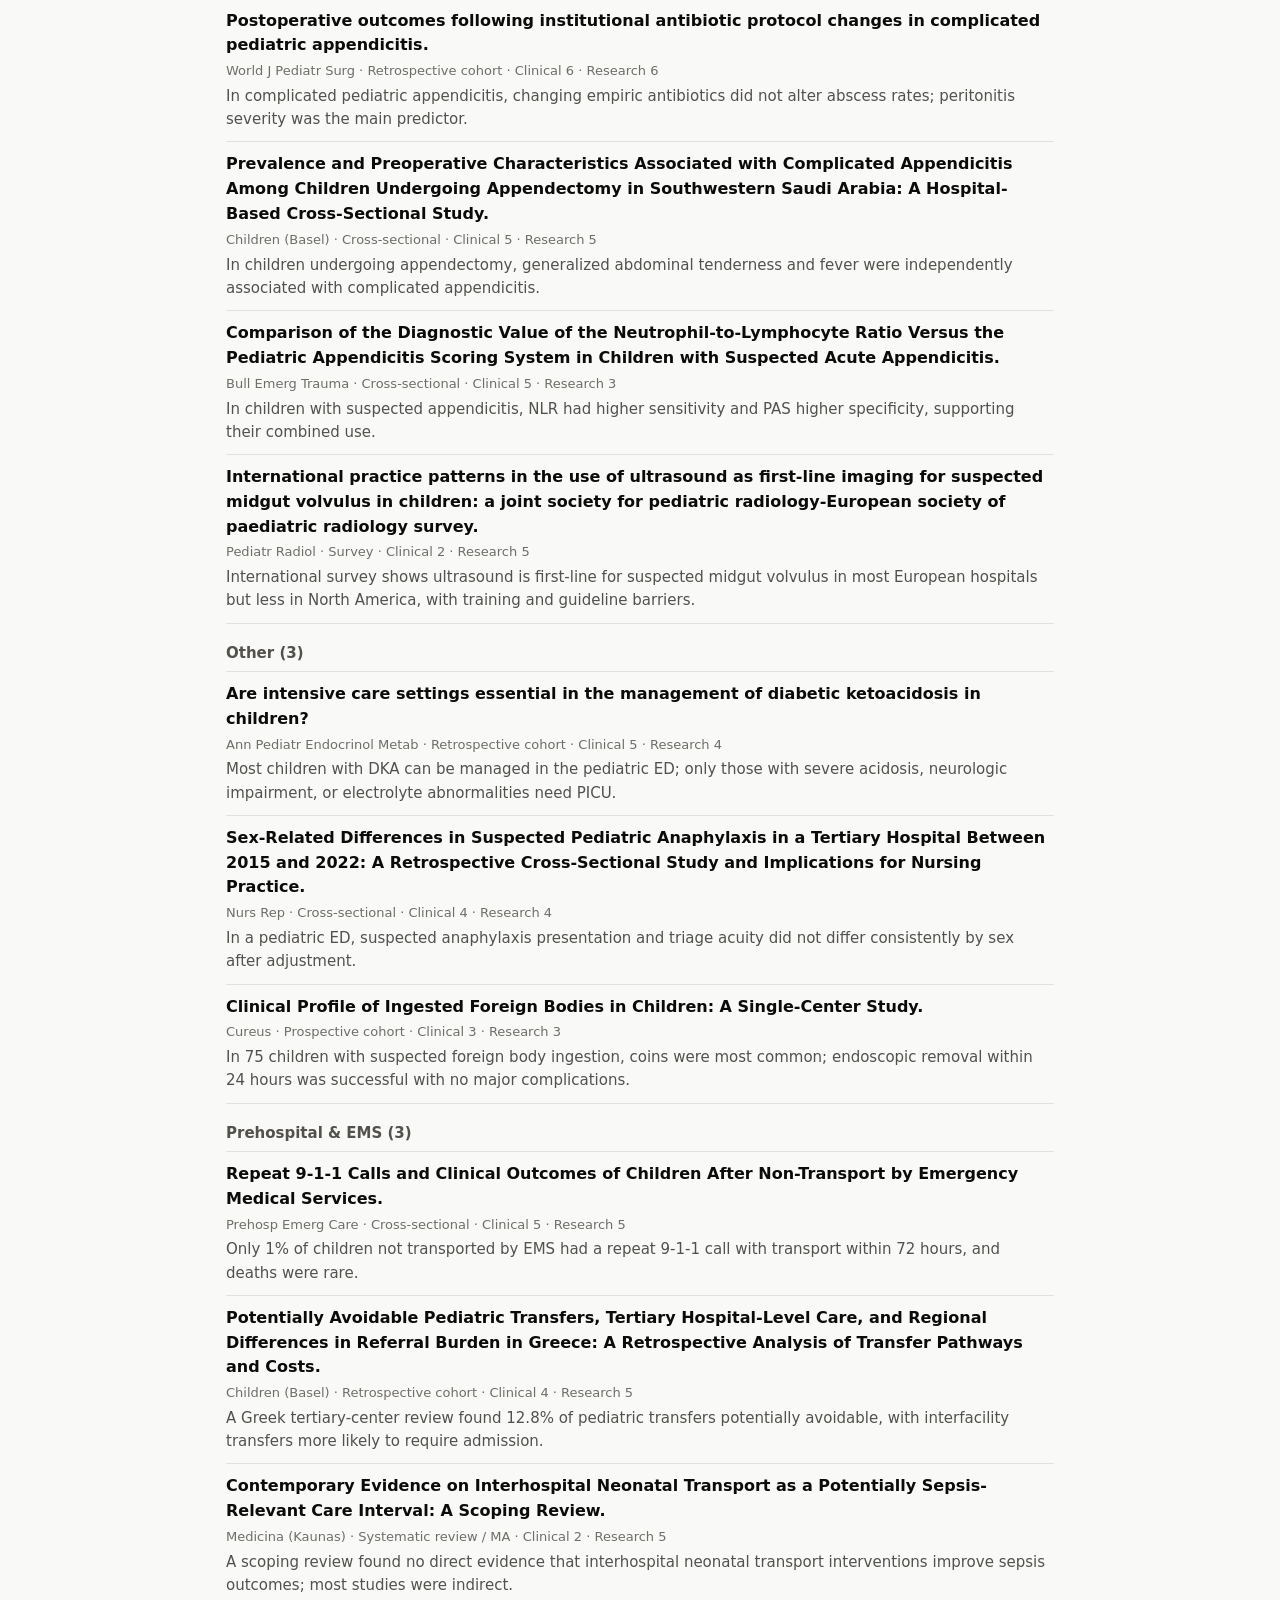
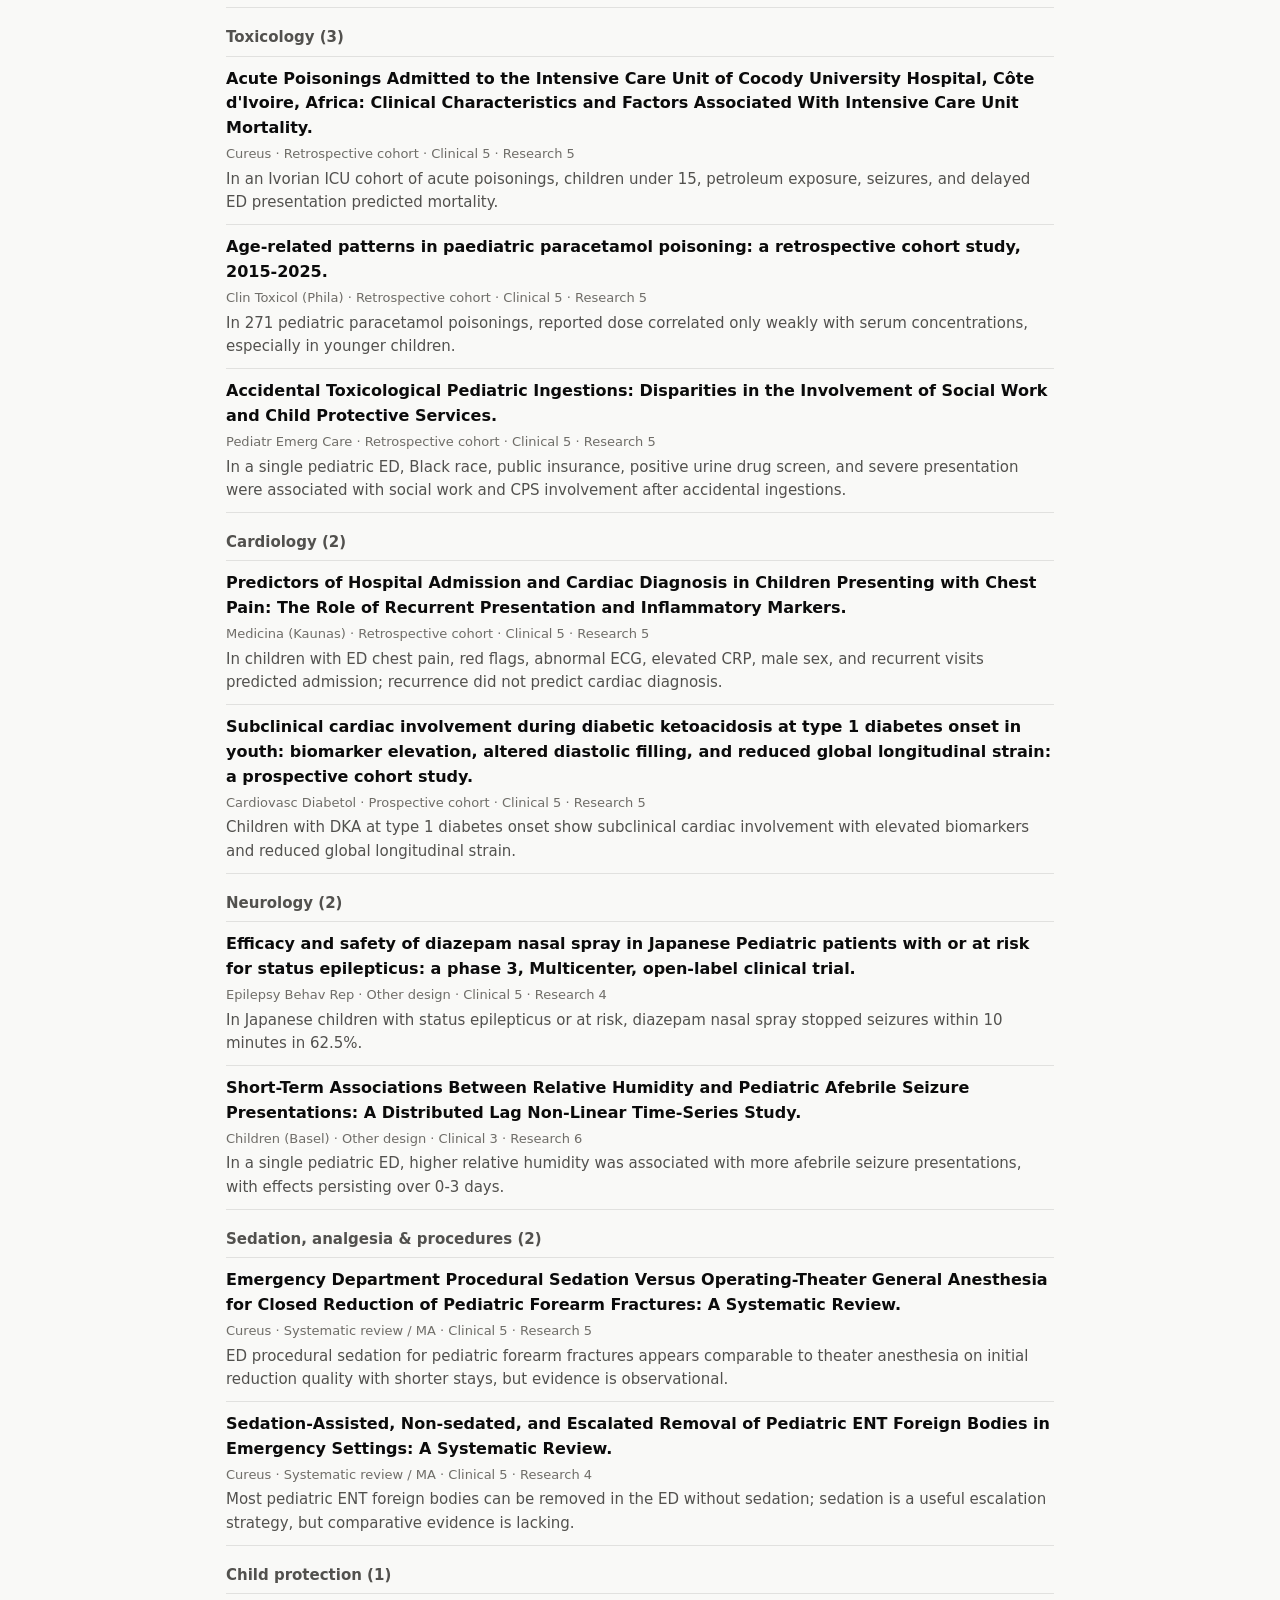
<file: docs/issues/2026-09-27.html>
<!doctype html>
<html lang="en">
<head>
<meta charset="utf-8">
<meta name="viewport" content="width=device-width, initial-scale=1">
<title>PEM Archive · September 27, 2026</title>
<meta name="description" content="Weekly must-reads in pediatric emergency medicine">
<link rel="stylesheet" href="../assets/style.css">
<script src="../assets/app.js" defer></script>
</head>
<body>
<header class="site-header"><div class="wrap">
<a class="brand" href="../index.html">PEM Archive <span>· PEM literature, weekly</span></a>
<nav class="nav" aria-label="Main"><a href="../index.html">This week</a><a href="../archive.html">Archive</a><a href="../dashboard.html">Dashboard</a><a href="../about.html">Methods</a></nav>
<button class="theme-btn" type="button" aria-label="Toggle dark mode">◐</button>
</div></header>
<main class="wrap">
<div class="issue-head">
<p class="eyebrow">Issue of September 27, 2026</p>
<h1>This week in pediatric emergency medicine</h1>
<p class="lede">Papers added to PubMed September 20, 2026 – September 26, 2026, screened and scored for pediatric emergency care.</p>
<ul class="stats"><li><b>548</b>records screened</li><li><b>71</b>relevant to PEM</li>
<li><b>5</b>must-reads</li></ul></div><section><h2>★ Must-read</h2><p class="section-note">Papers most likely to affect what you do on your next shift. At most two per topic.</p><article class="card featured">
<span class="rank">#1</span>
<h3><a href="https://pubmed.ncbi.nlm.nih.gov/42765341/">Alveolar Ventilation Efficiency Assessed via Capnography is Associated with Improved Outcomes in Pediatric Cardiac Arrest.</a></h3>
<p class="meta">Am J Respir Crit Care Med · Sutton RM et al. · <a href="https://doi.org/10.1093/ajrccm/aamag476">DOI</a></p>
<div class="badges"><span class="badge ">Prospective cohort</span><span class="badge ">Multicenter</span><span class="badge ">Resuscitation &amp; critical care</span></div>
<div class="scores"><span class="score">Clinical <b>7</b>/10 <span class="meter c" aria-hidden="true"><i style="width:70%"></i></span></span><span class="score">Research <b>7</b>/10 <span class="meter r" aria-hidden="true"><i style="width:70%"></i></span></span></div>
<dl class="summary"><dt>Why it matters</dt><dd>A capnography-derived airway opening index may identify children with more effective ventilation during CPR and could guide resuscitation quality.</dd><dt>Design</dt><dd>Prospective multicenter observational cohort of 99 pediatric cardiac arrest events with invasive airways and capnography.</dd><dt>Key findings</dt><dd>AOI ≥0.35 was associated with improved survival to discharge (aRR 1.53) and favorable neurological outcome (aRR 1.56), with lower post-arrest lactates.</dd><dt>Bottom line</dt><dd>If validated, AOI could become a real-time CPR quality target, but interventional studies are needed.</dd></dl>
<p class="methods"><b>Methods:</b> Prospective multicenter observational cohort with capnography-derived AOI.</p>
<details class="why"><summary>Why these scores</summary><p><b>Clinical:</b> A novel capnography-derived metric associated with improved outcomes could inform CPR quality monitoring, though it is not yet interventional.</p><p><b>Research:</b> Introduces a new physiologic metric in a multicenter pediatric cohort with sensitivity analyses, suggesting clear follow-up validation and interventional studies.</p></details>
<p class="ai-note">Summary and scores are AI-generated from the abstract only. Check the original article before changing practice.</p>
</article><article class="card featured">
<span class="rank">#2</span>
<h3><a href="https://pubmed.ncbi.nlm.nih.gov/42788929/">Patient and Clinical Characteristics Associated With Subsequent Suicide Attempt Among Youth in the Emergency Department With a Positive Suicide Risk Screen.</a></h3>
<p class="meta">Ann Emerg Med · Foster AA et al. · <a href="https://doi.org/10.1016/j.annemergmed.2026.07.011">DOI</a></p>
<div class="badges"><span class="badge ">Prospective cohort</span><span class="badge ">Multicenter</span><span class="badge ">Mental &amp; behavioral health</span></div>
<div class="scores"><span class="score">Clinical <b>6</b>/10 <span class="meter c" aria-hidden="true"><i style="width:60%"></i></span></span><span class="score">Research <b>6</b>/10 <span class="meter r" aria-hidden="true"><i style="width:60%"></i></span></span></div>
<dl class="summary"><dt>Why it matters</dt><dd>Identifying which youth with positive suicide risk screens are at highest risk for subsequent attempts can guide ED discharge planning and follow-up.</dd><dt>Design</dt><dd>Secondary analysis of a prospective cohort of adolescents aged 12–17 years presenting to EDs from 2015–2019.</dd><dt>Key findings</dt><dd>Among 2,085 youth with positive screens, 11.6% attempted suicide and 19.9% had a mental health–related ED revisit or hospitalization within 3 months. Factors associated with attempt included past-month attempt (aOR 2.52), prior mental health hospitalization (aOR 1.39), nonsuicidal self-injury (aOR 2.06), and hopelessness (aOR 1.30). Similar factors predicted revisits, including prior hospitalization (aOR 2.23) and past-month attempt (aOR 1.63).</dd><dt>Bottom line</dt><dd>These clinical factors can help stratify risk after a positive screen and inform next steps in care.</dd></dl>
<p class="methods"><b>Methods:</b> Secondary analysis of prospective cohort (PECARN ED Screen for Teens at Risk for Suicide, 2015–2019)</p>
<details class="why"><summary>Why these scores</summary><p><b>Clinical:</b> Provides risk factors after a positive ED suicide screen that can inform disposition and follow-up planning.</p><p><b>Research:</b> Multicenter prospective secondary analysis using standard regression with a clinically relevant new question.</p></details>
<p class="ai-note">Summary and scores are AI-generated from the abstract only. Check the original article before changing practice.</p>
</article><article class="card featured">
<span class="rank">#3</span>
<h3><a href="https://pubmed.ncbi.nlm.nih.gov/42772667/">Decreasing Ambulatory Antibiotic Treatment Duration for Acute Otitis Media and Community-Acquired Pneumonia.</a></h3>
<p class="meta">Acad Pediatr · Pifko EL et al. · <a href="https://doi.org/10.1016/j.acap.2026.103455">DOI</a></p>
<div class="badges"><span class="badge ">Quality improvement</span><span class="badge ">Multicenter</span><span class="badge ">Infection &amp; fever</span><span class="badge ">ED operations &amp; quality</span></div>
<div class="scores"><span class="score">Clinical <b>7</b>/10 <span class="meter c" aria-hidden="true"><i style="width:70%"></i></span></span><span class="score">Research <b>5</b>/10 <span class="meter r" aria-hidden="true"><i style="width:50%"></i></span></span></div>
<dl class="summary"><dt>Why it matters</dt><dd>This study shows that a large-scale quality improvement effort can safely shorten antibiotic courses for common childhood infections, reducing unnecessary exposure and antibiotic days without increasing treatment failure.</dd><dt>Design</dt><dd>A multicenter quality improvement initiative using plan-do-study-act cycles, electronic health record tools, education, and data feedback, with outcomes tracked via statistical process control charts.</dd><dt>Key findings</dt><dd>Among 51,056 patients, short-duration antibiotic therapy rose from 40% to 88%, with gains across all race, ethnicity, and child opportunity groups. Mean antibiotic duration fell from 8 to 5.9 days, saving 42,141 cumulative antibiotic days. Treatment failure stayed stable at 5% (range 2.5%–7.8%).</dd><dt>Bottom line</dt><dd>System-wide practice change to shorter antibiotic courses for acute otitis media and community-acquired pneumonia is feasible and safe, with no increase in treatment failure.</dd></dl>
<p class="methods"><b>Methods:</b> Multisite EHR-based quality improvement study with interrupted time series analysis (statistical process control).</p>
<details class="why"><summary>Why these scores</summary><p><b>Clinical:</b> Large multicenter QI initiative showing a system-wide increase in short-course antibiotics across ED, urgent care, and primary care without increased treatment failure.</p><p><b>Research:</b> Uses statistical process control across a large multistate dataset, though the QI design limits causal inference.</p></details>
<p class="ai-note">Summary and scores are AI-generated from the abstract only. Check the original article before changing practice.</p>
</article><article class="card featured">
<span class="rank">#4</span>
<h3><a href="https://pubmed.ncbi.nlm.nih.gov/42772763/">CT Use for Pediatric Mild Brain Injuries by Hospital Type: 2017 to 2023.</a></h3>
<p class="meta">Pediatrics · Paik AJ et al. · <a href="https://doi.org/10.1542/peds.2026-076391">DOI</a></p>
<div class="badges"><span class="badge ">Retrospective cohort</span><span class="badge ">Multicenter</span><span class="badge ">Trauma &amp; injury</span><span class="badge ">Imaging</span><span class="badge ">ED operations &amp; quality</span></div>
<div class="scores"><span class="score">Clinical <b>5</b>/10 <span class="meter c" aria-hidden="true"><i style="width:50%"></i></span></span><span class="score">Research <b>4</b>/10 <span class="meter r" aria-hidden="true"><i style="width:40%"></i></span></span></div>
<dl class="summary"><dt>Why it matters</dt><dd>This study shows that head CT use in children with mild brain injuries remains high despite guidelines, and that rates differ meaningfully by hospital type, suggesting where quality improvement efforts may be needed.</dd><dt>Design</dt><dd>Retrospective analysis of U.S. trauma registry data from 2017 to 2023, comparing annual head CT rates across adult, pediatric, and mixed hospitals.</dd><dt>Key findings</dt><dd>Among 12,030 children, 32.1% were treated at adult hospitals, 31.6% at pediatric hospitals, and 36.2% at mixed hospitals. Overall CT rates ranged from 43.5% to 51.5%. Adult hospitals had the highest rate at 59.5%, followed by mixed hospitals at 44.0% and pediatric hospitals at 38.8%. Higher use was seen with lower GCS, impaired consciousness, and nonteaching or smaller hospitals.</dd><dt>Bottom line</dt><dd>Head CT use in pediatric mild TBI remained high across all hospital types, indicating persistent gaps in guideline adoption and a need for targeted interventions to reduce unnecessary imaging.</dd></dl>
<p class="methods"><b>Methods:</b> National Trauma Data Bank retrospective cohort study</p>
<details class="why"><summary>Why these scores</summary><p><b>Clinical:</b> Documents persistent high CT rates and hospital-type variation, supporting quality improvement but not changing immediate practice.</p><p><b>Research:</b> Large national retrospective description with useful subgroup analyses, but standard methods and largely confirmatory findings.</p></details>
<p class="ai-note">Summary and scores are AI-generated from the abstract only. Check the original article before changing practice.</p>
</article><article class="card featured">
<span class="rank">#5</span>
<h3><a href="https://pubmed.ncbi.nlm.nih.gov/42788807/">Comparative Diagnostic Performance of Six Clinical Scoring Systems for Identifying Complicated Appendicitis in School-Aged Children: A Multicenter Prospective Study.</a></h3>
<p class="meta">Afr J Paediatr Surg · Alyhari Q et al. · <a href="https://doi.org/10.67481/ajps.v23i1.20">DOI</a></p>
<div class="badges"><span class="badge ">Diagnostic accuracy</span><span class="badge ">Multicenter</span><span class="badge ">Surgical abdomen &amp; GU</span></div>
<div class="scores"><span class="score">Clinical <b>7</b>/10 <span class="meter c" aria-hidden="true"><i style="width:70%"></i></span></span><span class="score">Research <b>7</b>/10 <span class="meter r" aria-hidden="true"><i style="width:70%"></i></span></span></div>
<dl class="summary"><dt>Why it matters</dt><dd>Early identification of complicated appendicitis may guide surgical timing and resource use; comparing practical scores helps clinicians choose an effective tool.</dd><dt>Design</dt><dd>Multicenter prospective observational study of 360 children aged 10–15 years with histopathologically confirmed appendicitis. Six scoring systems were calculated before surgery and tested against the World Society of Emergency Surgery criteria for complicated disease.</dd><dt>Key findings</dt><dd>The AIR score had the highest discrimination (AUC 0.78), with sensitivity 76.8% and specificity 73.8% at a cutoff of 9 or more. It also showed the best calibration and highest net benefit on decision curve analysis. Other scores had lower AUCs ranging from 0.65 to 0.72.</dd><dt>Bottom line</dt><dd>The AIR score appears superior for ED risk stratification of complicated appendicitis in school-aged children, although external validation in broader populations is needed.</dd></dl>
<p class="methods"><b>Methods:</b> Multicenter prospective study with head-to-head AUC comparison, calibration analysis, and decision curve analysis.</p>
<details class="why"><summary>Why these scores</summary><p><b>Clinical:</b> Head-to-head comparison of six bedside scores supports selecting AIR score for ED risk stratification of complicated appendicitis.</p><p><b>Research:</b> Multicenter prospective comparison with AUC, calibration, and decision curve analysis offers a transferable evaluative framework.</p></details>
<p class="ai-note">Summary and scores are AI-generated from the abstract only. Check the original article before changing practice.</p>
</article></section><section><h2>◆ Researcher's pick</h2><p class="section-note">Novel methods or questions worth learning from.</p><article class="card featured">

<h3><a href="https://pubmed.ncbi.nlm.nih.gov/42782318/">Predictive factors for psychotropic medication prescription in child and adolescent psychiatric emergency care: a machine learning approach using a health data warehouse.</a></h3>
<p class="meta">Eur Child Adolesc Psychiatry · Diot T et al. · <a href="https://doi.org/10.1007/s00787-026-03193-2">DOI</a></p>
<div class="badges"><span class="badge ">Retrospective cohort</span><span class="badge strong">AI / LLM</span><span class="badge ">Mental &amp; behavioral health</span><span class="badge ">ED operations &amp; quality</span></div>
<div class="scores"><span class="score">Clinical <b>4</b>/10 <span class="meter c" aria-hidden="true"><i style="width:40%"></i></span></span><span class="score">Research <b>7</b>/10 <span class="meter r" aria-hidden="true"><i style="width:70%"></i></span></span></div>
<dl class="summary"><dt>Why it matters</dt><dd>Pediatric psychiatric ED visits are rising, yet psychotropic prescribing is poorly characterized; identifying drivers of in-ED use versus discharge prescriptions can inform safer care.</dd><dt>Design</dt><dd>Retrospective cohort of 1,527 patients (2,060 psychiatric ED visits) at a French children&#x27;s hospital using a clinical data warehouse; logistic regression and gradient boosting integrated structured data and SNOMED concepts from free text.</dd><dt>Key findings</dt><dd>Psychotropics were administered in 21.9% of visits and prescribed at discharge in 13.9%. In-ED administration was driven by acute severity markers; discharge prescriptions were associated with in-ED administration, psychiatric diagnosis, and socioeconomic context. Free-text data improved prediction.</dd><dt>Bottom line</dt><dd>Psychotropic use in pediatric psychiatric emergencies reflects distinct acute management and discharge processes; unstructured data may inform future guidelines.</dd></dl>
<p class="methods"><b>Methods:</b> Single-center clinical data warehouse cohort with machine learning and NLP of free-text notes.</p>
<details class="why"><summary>Why these scores</summary><p><b>Clinical:</b> Retrospective single-center description of prescribing patterns; useful background for ED psychiatric care but not yet practice-changing.</p><p><b>Research:</b> Applies machine learning and NLP to a clinical data warehouse to disentangle predictors of psychotropic use in pediatric psychiatric ED visits, a novel approach in this setting.</p></details>
<p class="ai-note">Summary and scores are AI-generated from the abstract only. Check the original article before changing practice.</p>
</article><article class="card featured">

<h3><a href="https://pubmed.ncbi.nlm.nih.gov/42784586/">A cluster analysis of neonates using clinical signs of possible serious bacterial infection at hospital admission in Kenya: A retrospective multicentre cohort study.</a></h3>
<p class="meta">PLoS One · Tuti T et al. · <a href="https://doi.org/10.1371/journal.pone.0359212">DOI</a></p>
<div class="badges"><span class="badge ">Retrospective cohort</span><span class="badge ">Multicenter</span><span class="badge strong">AI / LLM</span><span class="badge ">Infection &amp; fever</span></div>
<div class="scores"><span class="score">Clinical <b>6</b>/10 <span class="meter c" aria-hidden="true"><i style="width:60%"></i></span></span><span class="score">Research <b>7</b>/10 <span class="meter r" aria-hidden="true"><i style="width:70%"></i></span></span></div>
<dl class="summary"><dt>Why it matters</dt><dd>Neonatal sepsis is a leading cause of death in sub-Saharan Africa, and current management is uniform. A simple, admission-based risk stratification tool could help target care and resources.</dd><dt>Design</dt><dd>Retrospective multicentre cohort study using latent class analysis on signs of possible serious bacterial infection at admission, with external validation in separate hospitals.</dd><dt>Key findings</dt><dd>Five clusters with increasing mortality risk were identified. The model discriminated in-hospital mortality with AUROC 0.867, outperforming the WHO sepsis severity classification (AUROC 0.721), with good calibration.</dd><dt>Bottom line</dt><dd>This clustering approach may complement clinician judgment for neonatal sepsis risk at admission, but prospective studies are needed before clinical use.</dd></dl>
<p class="methods"><b>Methods:</b> Retrospective multicentre cohort of 33,094 neonates from 8 Kenyan hospitals with external validation in 23,704 neonates from 13 hospitals; latent class analysis.</p>
<details class="why"><summary>Why these scores</summary><p><b>Clinical:</b> Provides a new risk-stratification tool for neonatal sepsis at admission, but requires prospective validation before changing practice.</p><p><b>Research:</b> Applies latent class analysis to admission signs in a large multicentre African neonatal cohort with external validation and comparison to WHO classification.</p></details>
<p class="ai-note">Summary and scores are AI-generated from the abstract only. Check the original article before changing practice.</p>
</article><article class="card featured">

<h3><a href="https://pubmed.ncbi.nlm.nih.gov/42787522/">Cost-Effectiveness of Rule-Guided Head Computed Tomography for Pediatric Head Injury: An Economic Modeling Study Using a Nationwide Claims Database.</a></h3>
<p class="meta">Acute Med Surg · Nagashima R et al. · <a href="https://doi.org/10.1002/ams2.70158">DOI</a></p>
<div class="badges"><span class="badge ">Modeling</span><span class="badge ">Trauma &amp; injury</span><span class="badge ">Imaging</span></div>
<div class="scores"><span class="score">Clinical <b>5</b>/10 <span class="meter c" aria-hidden="true"><i style="width:50%"></i></span></span><span class="score">Research <b>7</b>/10 <span class="meter r" aria-hidden="true"><i style="width:70%"></i></span></span></div>
<dl class="summary"><dt>Why it matters</dt><dd>Provides economic evidence supporting PECARN rule use in Japanese EDs, where usual CT practice may be less efficient.</dd><dt>Design</dt><dd>Decision tree cost-effectiveness model using a nationwide claims database and published PECARN validation data.</dd><dt>Key findings</dt><dd>PECARN-guided CT was cheaper (¥11,391 vs ¥12,148) and slightly more effective; it was cost-effective in 99.98% of simulations, with CT rate in children without clinically important traumatic brain injury as the main driver.</dd><dt>Bottom line</dt><dd>Supports PECARN-guided CT as an efficient strategy, though results vary by facility type and baseline CT utilization.</dd></dl>
<p class="methods"><b>Methods:</b> Nationwide claims database + decision tree cost-effectiveness model with sensitivity analyses.</p>
<details class="why"><summary>Why these scores</summary><p><b>Clinical:</b> Cost-effectiveness modeling supports an existing ED decision rule but does not provide new clinical effectiveness data.</p><p><b>Research:</b> Applies decision tree modeling to Japanese nationwide claims data with sensitivity analyses, addressing a known question in a new setting.</p></details>
<p class="ai-note">Summary and scores are AI-generated from the abstract only. Check the original article before changing practice.</p>
</article></section><section><h2>▣ POCUS in the PED</h2><p class="section-note">Point-of-care ultrasound performed by clinicians caring for children in the ED or prehospital setting.</p><p class="empty">No pediatric emergency POCUS papers this week.</p></section><section><h2>▣ AI & LLMs in the PED</h2><p class="section-note">Artificial intelligence, machine learning and language models applied to pediatric emergency care.</p><article class="card">

<h3><a href="https://pubmed.ncbi.nlm.nih.gov/42782318/">Predictive factors for psychotropic medication prescription in child and adolescent psychiatric emergency care: a machine learning approach using a health data warehouse.</a></h3>
<p class="meta">Eur Child Adolesc Psychiatry · Diot T et al. · <a href="https://doi.org/10.1007/s00787-026-03193-2">DOI</a></p>
<div class="badges"><span class="badge ">Retrospective cohort</span><span class="badge strong">AI / LLM</span><span class="badge ">Mental &amp; behavioral health</span><span class="badge ">ED operations &amp; quality</span></div>
<div class="scores"><span class="score">Clinical <b>4</b>/10 <span class="meter c" aria-hidden="true"><i style="width:40%"></i></span></span><span class="score">Research <b>7</b>/10 <span class="meter r" aria-hidden="true"><i style="width:70%"></i></span></span></div>
<p class="one-line">In pediatric psychiatric ED visits, psychotropics were administered in 22% and prescribed at discharge in 14%; acute severity drove in-ED use, discharge prescriptions linked to in-ED administration.</p>
<details class="why"><summary>Why these scores</summary><p><b>Clinical:</b> Retrospective single-center description of prescribing patterns; useful background for ED psychiatric care but not yet practice-changing.</p><p><b>Research:</b> Applies machine learning and NLP to a clinical data warehouse to disentangle predictors of psychotropic use in pediatric psychiatric ED visits, a novel approach in this setting.</p></details>
</article><article class="card">

<h3><a href="https://pubmed.ncbi.nlm.nih.gov/42784586/">A cluster analysis of neonates using clinical signs of possible serious bacterial infection at hospital admission in Kenya: A retrospective multicentre cohort study.</a></h3>
<p class="meta">PLoS One · Tuti T et al. · <a href="https://doi.org/10.1371/journal.pone.0359212">DOI</a></p>
<div class="badges"><span class="badge ">Retrospective cohort</span><span class="badge ">Multicenter</span><span class="badge strong">AI / LLM</span><span class="badge ">Infection &amp; fever</span></div>
<div class="scores"><span class="score">Clinical <b>6</b>/10 <span class="meter c" aria-hidden="true"><i style="width:60%"></i></span></span><span class="score">Research <b>7</b>/10 <span class="meter r" aria-hidden="true"><i style="width:70%"></i></span></span></div>
<p class="one-line">Latent class analysis of admission signs identified five neonatal sepsis risk clusters, predicting mortality better than WHO severity classification in Kenyan hospitals.</p>
<details class="why"><summary>Why these scores</summary><p><b>Clinical:</b> Provides a new risk-stratification tool for neonatal sepsis at admission, but requires prospective validation before changing practice.</p><p><b>Research:</b> Applies latent class analysis to admission signs in a large multicentre African neonatal cohort with external validation and comparison to WHO classification.</p></details>
</article><article class="card">

<h3><a href="https://pubmed.ncbi.nlm.nih.gov/42789120/">Forecast-Driven Dynamic Physician Staffing in a Pediatric Emergency Department: A Prospective Quasi-Experimental Pilot Study.</a></h3>
<p class="meta">J Med Syst · Birbilen AZ et al. · <a href="https://doi.org/10.1007/s10916-026-02464-4">DOI</a></p>
<div class="badges"><span class="badge ">Quality improvement</span><span class="badge strong">AI / LLM</span><span class="badge ">ED operations &amp; quality</span></div>
<div class="scores"><span class="score">Clinical <b>5</b>/10 <span class="meter c" aria-hidden="true"><i style="width:50%"></i></span></span><span class="score">Research <b>7</b>/10 <span class="meter r" aria-hidden="true"><i style="width:70%"></i></span></span></div>
<p class="one-line">Forecast-driven physician scheduling in a pediatric ED reduced after-hours length of stay by about 8-9 minutes, but the effect was not statistically significant.</p>
<details class="why"><summary>Why these scores</summary><p><b>Clinical:</b> Pilot shows modest, non-significant reduction in LOS with forecast-driven staffing; not practice-changing yet.</p><p><b>Research:</b> Novel application of deep learning forecasting to physician scheduling in a PED, with careful quasi-experimental design.</p></details>
</article></section><section><h2>○ Everything else, by topic</h2><p class="section-note">63 more papers relevant to pediatric emergency care, ranked by Clinical Score within each topic.</p><div class="topic-group"><h3>ED operations &amp; quality (12)</h3><ul class="compact"><li><a class="t" href="https://pubmed.ncbi.nlm.nih.gov/42766625/">Shall we repeat? Predicting the necessity to repeat blood testing in pediatric emergency departments of laboratory tests previously performed in the community using a machine learning model.</a><br><span class="m">PLoS One · Retrospective cohort · Clinical 6 · Research 6</span><p>A machine learning model using prior community lab results predicted when repeat CBC, electrolyte, and CRP testing in the pediatric ED was unnecessary, potentially reducing low-value testing.</p></li><li><a class="t" href="https://pubmed.ncbi.nlm.nih.gov/42789120/">Forecast-Driven Dynamic Physician Staffing in a Pediatric Emergency Department: A Prospective Quasi-Experimental Pilot Study.</a><br><span class="m">J Med Syst · Quality improvement · Clinical 5 · Research 7</span><p>Forecast-driven physician scheduling in a pediatric ED reduced after-hours length of stay by about 8-9 minutes, but the effect was not statistically significant.</p></li><li><a class="t" href="https://pubmed.ncbi.nlm.nih.gov/42786413/">Rapid development of a dedicated emergency department follow-up clinic during a large pediatric Shiga toxin-producing E. coli outbreak.</a><br><span class="m">CJEM · Quality improvement · Clinical 5 · Research 5</span><p>During a pediatric STEC outbreak, a repurposed-space ED follow-up clinic handled 328 visits in 16 days, preserving ED capacity with no serious adverse events.</p></li><li><a class="t" href="https://pubmed.ncbi.nlm.nih.gov/42782131/">Triage Administration of Ondansetron for Gastroenteritis in Children: A Randomized Controlled Trial.</a><br><span class="m">Pediatr Emerg Care · RCT · Clinical 5 · Research 5</span><p>Triage ondansetron did not reduce observation after physician assessment in children with gastroenteritis, but the trial was underpowered.</p></li><li><a class="t" href="https://pubmed.ncbi.nlm.nih.gov/42778094/">Factors Linked to Successful Emergency Department Referral to Primary Care for Pediatric Patients without a Primary Provider.</a><br><span class="m">Acad Pediatr · Retrospective cohort · Clinical 5 · Research 5</span><p>Among pediatric ED patients referred to a FQHC, only a quarter completed appointments; faster scheduler contact and fewer attempts predicted success.</p></li><li><a class="t" href="https://pubmed.ncbi.nlm.nih.gov/42795883/">Evaluating Triage Acuity and Injury Mechanisms as Drivers of Emergency Department Length of Stay in Pediatric Forensic Cases.</a><br><span class="m">J Clin Med · Retrospective cohort · Clinical 4 · Research 5</span><p>In 1113 pediatric forensic ED cases, lower acuity predicted faster discharge; intoxication, burns, and traffic accidents predicted longer stays.</p></li><li><a class="t" href="https://pubmed.ncbi.nlm.nih.gov/42764761/">The Conundrum of Maintaining Pediatric Readiness at Nonpediatric Designated Trauma Centers.</a><br><span class="m">Pediatr Emerg Care · Retrospective cohort · Clinical 4 · Research 5</span><p>Most non-pediatric-designated trauma centers see very few pediatric trauma patients, with median 25–32 encounters yearly, challenging pediatric readiness.</p></li><li><a class="t" href="https://pubmed.ncbi.nlm.nih.gov/42765924/">Building Pediatric Readiness Across a Health System: Evaluation of a Pediatric Emergency Department Affiliation Program.</a><br><span class="m">J Emerg Nurs · Quality improvement · Clinical 4 · Research 4</span><p>A systemwide pediatric ED affiliation program improved National Pediatric Readiness scores from 66.3 to 100 across 25 EDs.</p></li><li><a class="t" href="https://pubmed.ncbi.nlm.nih.gov/42778096/">&quot;The resources are so far, and you need them right here&quot;: Perspectives on Emergency Care for Youth who Experience Violence.</a><br><span class="m">Acad Pediatr · Qualitative · Clinical 3 · Research 5</span><p>Interviews with ED physicians and nurses reveal resource mismatches and non-clinical barriers in caring for youth who experience violence.</p></li><li><a class="t" href="https://pubmed.ncbi.nlm.nih.gov/42785744/">Sociodemographic Variability in Pediatric Emergency Decisions by AI.</a><br><span class="m">Pediatrics · Other design · Clinical 3 · Research 4</span><p>A title-only report examining how sociodemographic factors affect AI-based decisions in pediatric emergency care.</p></li><li><a class="t" href="https://pubmed.ncbi.nlm.nih.gov/42798158/">Differential Use of Central Outcomes Center to Maximize Follow-Up in a Study of Adolescents Seeking Care in the Emergency Department.</a><br><span class="m">Acad Emerg Med · Other design · Clinical 3 · Research 1</span><p>Report on maximizing follow-up in an adolescent emergency department research study using a central outcomes center.</p></li><li><a class="t" href="https://pubmed.ncbi.nlm.nih.gov/42786899/">Access to Care as Predictors of Emergency Department Utilization: A Cross-Sectional National Study.</a><br><span class="m">Pediatr Emerg Care · Cross-sectional · Clinical 2 · Research 4</span><p>Caregiver-reported barriers to coordinated, family-centered care are associated with higher pediatric ED utilization in a national survey.</p></li></ul></div><div class="topic-group"><h3>Trauma &amp; injury (9)</h3><ul class="compact"><li><a class="t" href="https://pubmed.ncbi.nlm.nih.gov/42771198/">Prevalence of hypothermia prior to trauma center arrival and associated mortality in pediatric traumatic brain injury patients.</a><br><span class="m">Pediatr Surg Int · Retrospective cohort · Clinical 6 · Research 5</span><p>In children with traumatic brain injury, prehospital hypothermia was common (40%) and associated with higher mortality, yet temperature was often undocumented.</p></li><li><a class="t" href="https://pubmed.ncbi.nlm.nih.gov/42776082/">Cognitive function and recovery during the first 6 months following pediatric mild traumatic brain injury: An A-CAP study.</a><br><span class="m">J Int Neuropsychol Soc · Prospective cohort · Clinical 5 · Research 6</span><p>After pediatric mild TBI, reaction time is slower acutely, especially in adolescents, and some deficits persist up to 6 months.</p></li><li><a class="t" href="https://pubmed.ncbi.nlm.nih.gov/42794284/">Clinical and Radiological Characteristics of Pediatric Skull Fractures and Their Association with Neurosurgical Intervention: A Retrospective Cohort Study.</a><br><span class="m">Children (Basel) · Retrospective cohort · Clinical 5 · Research 4</span><p>In children with skull fractures, intracranial hemorrhage and depressed fracture independently predicted neurosurgical intervention.</p></li><li><a class="t" href="https://pubmed.ncbi.nlm.nih.gov/42767236/">Management Strategy is Not Predictive of Mortality after Blunt Aortic Injury in Children.</a><br><span class="m">Eur J Pediatr Surg · Retrospective cohort · Clinical 4 · Research 5</span><p>In children with blunt aortic injury, mortality is predicted by overall injury severity and head injury, not by endovascular, operative, or non-operative management.</p></li><li><a class="t" href="https://pubmed.ncbi.nlm.nih.gov/42795737/">Prevalence of Delayed Healthcare Presentation and Associated Factors in Patients with Predominantly Mild Traumatic Brain Injury: A Systematic Review and Meta-Analysis.</a><br><span class="m">J Clin Med · Systematic review / MA · Clinical 4 · Research 3</span><p>In this meta-analysis, about 20% of patients with predominantly mild TBI, including children, presented to healthcare more than 24 hours after head trauma.</p></li><li><a class="t" href="https://pubmed.ncbi.nlm.nih.gov/42773758/">Epidemiology of Traumatic Dental Injuries Among Pediatric Patients in the United States: Estimates From the Nationwide Emergency Department Sample.</a><br><span class="m">Dent Traumatol · Cross-sectional · Clinical 4 · Research 3</span><p>Nationally, 64,631 pediatric ED visits for traumatic dental injuries occurred in 2021-2022, mostly in young children after falls, with mean ED charges near $4,000.</p></li><li><a class="t" href="https://pubmed.ncbi.nlm.nih.gov/42764923/">Fracture Patterns in Pediatric Maxillofacial Trauma: Retrospective Study at a Tertiary Care Center in Iran.</a><br><span class="m">Bull Emerg Trauma · Cross-sectional · Clinical 4 · Research 3</span><p>In Iranian children with maxillofacial trauma, road traffic accidents—mostly motorcycles—were the leading cause; fractures occurred in 30%.</p></li><li><a class="t" href="https://pubmed.ncbi.nlm.nih.gov/42777617/">Pediatric Patellar Injuries.</a><br><span class="m">J Emerg Med · Narrative review · Clinical 4 · Research 2</span><p>A clinical review summarizing ED evaluation and management of pediatric patellar injuries, emphasizing imaging selection and orthopedic referral.</p></li><li><a class="t" href="https://pubmed.ncbi.nlm.nih.gov/42771848/">Approach to pediatric patients with elbow injuries in the emergency department.</a><br><span class="m">Pediatr Emerg Med Pract · Narrative review · Clinical 4 · Research 1</span><p>A clinical review summarizing ED evaluation and management of pediatric elbow injuries, including x-ray interpretation and referral decisions.</p></li></ul></div><div class="topic-group"><h3>Respiratory (7)</h3><ul class="compact"><li><a class="t" href="https://pubmed.ncbi.nlm.nih.gov/42788932/">Effects of Different Nasal Irrigation Methods on Pain, Crying and Procedure Times in Nasal Congestion in Infants: A Randomized Controlled Trial.</a><br><span class="m">J Emerg Nurs · RCT · Clinical 6 · Research 3</span><p>Isotonic saline nasal irrigation, alone or with aspiration, caused less pain and shorter procedure times than hypertonic saline in infants with nasal congestion.</p></li><li><a class="t" href="https://pubmed.ncbi.nlm.nih.gov/42780901/">National respiratory syncytial virus acute respiratory infection burden of disease estimate in Mexican children under 2 years.</a><br><span class="m">Front Pediatr · Modeling · Clinical 5 · Research 6</span><p>RSV caused an estimated 185,326 emergency visits yearly in Mexican children under 2, concentrated in autumn-winter.</p></li><li><a class="t" href="https://pubmed.ncbi.nlm.nih.gov/42775332/">Quality Improvement Initiative: Implementation of a Unified Pediatric Asthma Pathway Reduces Critical Care Requirements.</a><br><span class="m">Pediatr Qual Saf · Quality improvement · Clinical 5 · Research 4</span><p>A unified ED-PICU-ward asthma pathway reduced PICU-level care and continuous albuterol time without increasing revisits or readmissions.</p></li><li><a class="t" href="https://pubmed.ncbi.nlm.nih.gov/42780896/">Foreign bodies in the tracheobronchial tree: clinical and radiological analysis of cases over a 50-year period.</a><br><span class="m">Respir Res Clin Pract · Retrospective cohort · Clinical 5 · Research 3</span><p>In 240 children with airway foreign bodies, 19% had normal chest X-rays, supporting bronchoscopy for strong clinical suspicion.</p></li><li><a class="t" href="https://pubmed.ncbi.nlm.nih.gov/42764764/">Paediatric Upper Respiratory Infection in Colombia: 10-Year Nationwide Trends in Healthcare Utilization From Administrative Data (2015-2024).</a><br><span class="m">J Paediatr Child Health · Modeling · Clinical 4 · Research 6</span><p>Colombian pediatric URTI visits fell sharply during COVID-19 and by 2024 remained about 50% below pre-pandemic expected levels, with ED and hospitalization rates still depressed.</p></li><li><a class="t" href="https://pubmed.ncbi.nlm.nih.gov/42794274/">Nebulized Epinephrine Versus Placebo in Infants with Moderate-to-Severe Bronchiolitis: A Randomized Controlled Trial.</a><br><span class="m">Children (Basel) · RCT · Clinical 4 · Research 3</span><p>In 26 infants with bronchiolitis, nebulized epinephrine did not improve FiO2, SpO2, RR, or HR trajectories versus placebo.</p></li><li><a class="t" href="https://pubmed.ncbi.nlm.nih.gov/42781072/">Mean Platelet Volume as a Marker of Disease Severity in Hospitalized Children With Acute Bronchiolitis.</a><br><span class="m">Cureus · Retrospective cohort · Clinical 4 · Research 3</span><p>In hospitalized children with bronchiolitis, low admission MPV was associated with more severe respiratory distress and oxygen need.</p></li></ul></div><div class="topic-group"><h3>Resuscitation &amp; critical care (5)</h3><ul class="compact"><li><a class="t" href="https://pubmed.ncbi.nlm.nih.gov/42766085/">Balanced crystalloids versus 0.9% saline for fluid resuscitation in children with septic shock: an updated systematic review and meta-analysis of randomized controlled trials.</a><br><span class="m">Ir J Med Sci · Systematic review / MA · Clinical 7 · Research 5</span><p>Balanced crystalloids reduce hyperchloremia and renal replacement therapy but not mortality in pediatric septic shock.</p></li><li><a class="t" href="https://pubmed.ncbi.nlm.nih.gov/42773235/">Insertion and management of intraosseous devices: Neonatal European Vascular Access Team - ESPR Recommendation 9.</a><br><span class="m">Pediatr Res · Guideline · Clinical 6 · Research 3</span><p>New European recommendation consolidates evidence and device-specific guidance for safe intraosseous access in neonatal emergencies when conventional vascular access fails.</p></li><li><a class="t" href="https://pubmed.ncbi.nlm.nih.gov/42790858/">Rescue-Breathing Versus Chest Compression-Only Bystander Cardiopulmonary Resuscitation in Non-Cardiac Out-of-Hospital Cardiac Arrest: A Nationwide Retrospective Cohort Study.</a><br><span class="m">Resuscitation · Retrospective cohort · Clinical 5 · Research 6</span><p>In Japanese non-cardiac OHCA, rescue-breathing CPR was associated with slightly lower mortality and better neurological outcomes than compression-only CPR, especially in children.</p></li><li><a class="t" href="https://pubmed.ncbi.nlm.nih.gov/42794171/">From Triage to Outcome: How ED Parameters and Comorbidities Shape Pediatric Critical Illness Prognosis.</a><br><span class="m">Children (Basel) · Retrospective cohort · Clinical 4 · Research 3</span><p>In a tertiary PED, red-code triage children were often chronically ill, with seizures and respiratory conditions most common; younger age predicted admission.</p></li><li><a class="t" href="https://pubmed.ncbi.nlm.nih.gov/42794169/">Device Performance During Simulated Emergency Infant Oropharyngeal Contamination: Effects of Airway Anatomy and Fluid Consistency.</a><br><span class="m">Children (Basel) · Simulation · Clinical 3 · Research 6</span><p>In simulated infant airway contamination, a Yankauer tip removed larger volumes faster than a 14 Fr catheter, but the catheter left less residual yogurt in the constrained model.</p></li></ul></div><div class="topic-group"><h3>Infection &amp; fever (4)</h3><ul class="compact"><li><a class="t" href="https://pubmed.ncbi.nlm.nih.gov/42764858/">Adjunct Corticosteroids in Children With Community-Acquired Pneumonia Presenting to the Emergency Department: A Systematic Review and Meta-Analysis.</a><br><span class="m">Cureus · Systematic review / MA · Clinical 6 · Research 5</span><p>Adjunct corticosteroids improved each trial&#x27;s primary outcome in pediatric CAP, but pooled evidence from 3 small heterogeneous trials is insufficient for routine use.</p></li><li><a class="t" href="https://pubmed.ncbi.nlm.nih.gov/42768399/">Influenza-associated Benign Acute Childhood Myositis: Clinical Course, 6-Month Outcomes and an Exploratory Comparison of Influenza A and B (2024-2025 Season).</a><br><span class="m">Pediatr Infect Dis J · Retrospective cohort · Clinical 5 · Research 5</span><p>Influenza-associated benign acute childhood myositis is brief and self-limited, with no recurrence at 6 months; influenza B cases had higher myoglobin.</p></li><li><a class="t" href="https://pubmed.ncbi.nlm.nih.gov/42770780/">Acute viral myositis and rhabdomyolysis: A descriptive study.</a><br><span class="m">Arch Argent Pediatr · Retrospective cohort · Clinical 5 · Research 3</span><p>In 40 children with acute viral myositis seen in a PED, 27.5% met rhabdomyolysis criteria but none developed renal failure.</p></li><li><a class="t" href="https://pubmed.ncbi.nlm.nih.gov/42777194/">The face of pediatric and adult brain abscesses, differences and clinical characteristics: a single center 10-year experience.</a><br><span class="m">Turk J Pediatr · Retrospective cohort · Clinical 3 · Research 3</span><p>In a 10-year single-center series, children with brain abscess more often had fever, vomiting, and seizures than adults.</p></li></ul></div><div class="topic-group"><h3>Mental &amp; behavioral health (4)</h3><ul class="compact"><li><a class="t" href="https://pubmed.ncbi.nlm.nih.gov/42780229/">Recent, Nearby Gun Violence and Recurrent Psychiatric Exacerbation in Children and Adolescents.</a><br><span class="m">medRxiv · Retrospective cohort · Clinical 5 · Research 7 · Preprint</span><p>Among 4,730 children with prior psychiatric ED visits or admissions, nearby gun violence within 14 days was linked to a 2.45-fold higher hazard of recurrent crisis.</p></li><li><a class="t" href="https://pubmed.ncbi.nlm.nih.gov/42794297/">Medical Diagnosis, ED Visits, and Hospitalizations for Substance Use in U.S. Children&#x27;s Hospitals: A Retrospective Multi-Center Cohort Study.</a><br><span class="m">Children (Basel) · Retrospective cohort · Clinical 5 · Research 6</span><p>Among adolescents with chronic medical conditions, substance-related ED visits were associated with higher adjusted odds of hospitalization, especially for complex chronic conditions.</p></li><li><a class="t" href="https://pubmed.ncbi.nlm.nih.gov/42794260/">Feasibility of an Emergency Department-Based Two-Step ADHD Screening Pathway in Primary School-Age Children Presenting with Home Accidents: A Prospective Two-Center Case-Control Study.</a><br><span class="m">Children (Basel) · Case-control · Clinical 5 · Research 6</span><p>ED-based two-step ADHD screening after home accidents is feasible; ADHD was more common in injured children but not in newly diagnosed analysis.</p></li><li><a class="t" href="https://pubmed.ncbi.nlm.nih.gov/42787138/">Health System Stakeholder Perspectives on a Text-Based Intervention for Caregivers of Suicidal Youth.</a><br><span class="m">J Technol Behav Sci · Qualitative · Clinical 3 · Research 5</span><p>ED stakeholders found a text-based post-discharge intervention for caregivers of suicidal youth acceptable and feasible, with workflow automation a key implementation facilitator.</p></li></ul></div><div class="topic-group"><h3>Surgical abdomen &amp; GU (4)</h3><ul class="compact"><li><a class="t" href="https://pubmed.ncbi.nlm.nih.gov/42781008/">Postoperative outcomes following institutional antibiotic protocol changes in complicated pediatric appendicitis.</a><br><span class="m">World J Pediatr Surg · Retrospective cohort · Clinical 6 · Research 6</span><p>In complicated pediatric appendicitis, changing empiric antibiotics did not alter abscess rates; peritonitis severity was the main predictor.</p></li><li><a class="t" href="https://pubmed.ncbi.nlm.nih.gov/42794295/">Prevalence and Preoperative Characteristics Associated with Complicated Appendicitis Among Children Undergoing Appendectomy in Southwestern Saudi Arabia: A Hospital-Based Cross-Sectional Study.</a><br><span class="m">Children (Basel) · Cross-sectional · Clinical 5 · Research 5</span><p>In children undergoing appendectomy, generalized abdominal tenderness and fever were independently associated with complicated appendicitis.</p></li><li><a class="t" href="https://pubmed.ncbi.nlm.nih.gov/42765018/">Comparison of the Diagnostic Value of the Neutrophil-to-Lymphocyte Ratio Versus the Pediatric Appendicitis Scoring System in Children with Suspected Acute Appendicitis.</a><br><span class="m">Bull Emerg Trauma · Cross-sectional · Clinical 5 · Research 3</span><p>In children with suspected appendicitis, NLR had higher sensitivity and PAS higher specificity, supporting their combined use.</p></li><li><a class="t" href="https://pubmed.ncbi.nlm.nih.gov/42776228/">International practice patterns in the use of ultrasound as first-line imaging for suspected midgut volvulus in children: a joint society for pediatric radiology-European society of paediatric radiology survey.</a><br><span class="m">Pediatr Radiol · Survey · Clinical 2 · Research 5</span><p>International survey shows ultrasound is first-line for suspected midgut volvulus in most European hospitals but less in North America, with training and guideline barriers.</p></li></ul></div><div class="topic-group"><h3>Other (3)</h3><ul class="compact"><li><a class="t" href="https://pubmed.ncbi.nlm.nih.gov/42767635/">Are intensive care settings essential in the management of diabetic ketoacidosis in children?</a><br><span class="m">Ann Pediatr Endocrinol Metab · Retrospective cohort · Clinical 5 · Research 4</span><p>Most children with DKA can be managed in the pediatric ED; only those with severe acidosis, neurologic impairment, or electrolyte abnormalities need PICU.</p></li><li><a class="t" href="https://pubmed.ncbi.nlm.nih.gov/42784075/">Sex-Related Differences in Suspected Pediatric Anaphylaxis in a Tertiary Hospital Between 2015 and 2022: A Retrospective Cross-Sectional Study and Implications for Nursing Practice.</a><br><span class="m">Nurs Rep · Cross-sectional · Clinical 4 · Research 4</span><p>In a pediatric ED, suspected anaphylaxis presentation and triage acuity did not differ consistently by sex after adjustment.</p></li><li><a class="t" href="https://pubmed.ncbi.nlm.nih.gov/42769444/">Clinical Profile of Ingested Foreign Bodies in Children: A Single-Center Study.</a><br><span class="m">Cureus · Prospective cohort · Clinical 3 · Research 3</span><p>In 75 children with suspected foreign body ingestion, coins were most common; endoscopic removal within 24 hours was successful with no major complications.</p></li></ul></div><div class="topic-group"><h3>Prehospital &amp; EMS (3)</h3><ul class="compact"><li><a class="t" href="https://pubmed.ncbi.nlm.nih.gov/42776990/">Repeat 9-1-1 Calls and Clinical Outcomes of Children After Non-Transport by Emergency Medical Services.</a><br><span class="m">Prehosp Emerg Care · Cross-sectional · Clinical 5 · Research 5</span><p>Only 1% of children not transported by EMS had a repeat 9-1-1 call with transport within 72 hours, and deaths were rare.</p></li><li><a class="t" href="https://pubmed.ncbi.nlm.nih.gov/42794191/">Potentially Avoidable Pediatric Transfers, Tertiary Hospital-Level Care, and Regional Differences in Referral Burden in Greece: A Retrospective Analysis of Transfer Pathways and Costs.</a><br><span class="m">Children (Basel) · Retrospective cohort · Clinical 4 · Research 5</span><p>A Greek tertiary-center review found 12.8% of pediatric transfers potentially avoidable, with interfacility transfers more likely to require admission.</p></li><li><a class="t" href="https://pubmed.ncbi.nlm.nih.gov/42796359/">Contemporary Evidence on Interhospital Neonatal Transport as a Potentially Sepsis-Relevant Care Interval: A Scoping Review.</a><br><span class="m">Medicina (Kaunas) · Systematic review / MA · Clinical 2 · Research 5</span><p>A scoping review found no direct evidence that interhospital neonatal transport interventions improve sepsis outcomes; most studies were indirect.</p></li></ul></div><div class="topic-group"><h3>Toxicology (3)</h3><ul class="compact"><li><a class="t" href="https://pubmed.ncbi.nlm.nih.gov/42787392/">Acute Poisonings Admitted to the Intensive Care Unit of Cocody University Hospital, Côte d&#x27;Ivoire, Africa: Clinical Characteristics and Factors Associated With Intensive Care Unit Mortality.</a><br><span class="m">Cureus · Retrospective cohort · Clinical 5 · Research 5</span><p>In an Ivorian ICU cohort of acute poisonings, children under 15, petroleum exposure, seizures, and delayed ED presentation predicted mortality.</p></li><li><a class="t" href="https://pubmed.ncbi.nlm.nih.gov/42781941/">Age-related patterns in paediatric paracetamol poisoning: a retrospective cohort study, 2015-2025.</a><br><span class="m">Clin Toxicol (Phila) · Retrospective cohort · Clinical 5 · Research 5</span><p>In 271 pediatric paracetamol poisonings, reported dose correlated only weakly with serum concentrations, especially in younger children.</p></li><li><a class="t" href="https://pubmed.ncbi.nlm.nih.gov/42773893/">Accidental Toxicological Pediatric Ingestions: Disparities in the Involvement of Social Work and Child Protective Services.</a><br><span class="m">Pediatr Emerg Care · Retrospective cohort · Clinical 5 · Research 5</span><p>In a single pediatric ED, Black race, public insurance, positive urine drug screen, and severe presentation were associated with social work and CPS involvement after accidental ingestions.</p></li></ul></div><div class="topic-group"><h3>Cardiology (2)</h3><ul class="compact"><li><a class="t" href="https://pubmed.ncbi.nlm.nih.gov/42796415/">Predictors of Hospital Admission and Cardiac Diagnosis in Children Presenting with Chest Pain: The Role of Recurrent Presentation and Inflammatory Markers.</a><br><span class="m">Medicina (Kaunas) · Retrospective cohort · Clinical 5 · Research 5</span><p>In children with ED chest pain, red flags, abnormal ECG, elevated CRP, male sex, and recurrent visits predicted admission; recurrence did not predict cardiac diagnosis.</p></li><li><a class="t" href="https://pubmed.ncbi.nlm.nih.gov/42768355/">Subclinical cardiac involvement during diabetic ketoacidosis at type 1 diabetes onset in youth: biomarker elevation, altered diastolic filling, and reduced global longitudinal strain: a prospective cohort study.</a><br><span class="m">Cardiovasc Diabetol · Prospective cohort · Clinical 5 · Research 5</span><p>Children with DKA at type 1 diabetes onset show subclinical cardiac involvement with elevated biomarkers and reduced global longitudinal strain.</p></li></ul></div><div class="topic-group"><h3>Neurology (2)</h3><ul class="compact"><li><a class="t" href="https://pubmed.ncbi.nlm.nih.gov/42787741/">Efficacy and safety of diazepam nasal spray in Japanese Pediatric patients with or at risk for status epilepticus: a phase 3, Multicenter, open-label clinical trial.</a><br><span class="m">Epilepsy Behav Rep · Other design · Clinical 5 · Research 4</span><p>In Japanese children with status epilepticus or at risk, diazepam nasal spray stopped seizures within 10 minutes in 62.5%.</p></li><li><a class="t" href="https://pubmed.ncbi.nlm.nih.gov/42794271/">Short-Term Associations Between Relative Humidity and Pediatric Afebrile Seizure Presentations: A Distributed Lag Non-Linear Time-Series Study.</a><br><span class="m">Children (Basel) · Other design · Clinical 3 · Research 6</span><p>In a single pediatric ED, higher relative humidity was associated with more afebrile seizure presentations, with effects persisting over 0-3 days.</p></li></ul></div><div class="topic-group"><h3>Sedation, analgesia &amp; procedures (2)</h3><ul class="compact"><li><a class="t" href="https://pubmed.ncbi.nlm.nih.gov/42787073/">Emergency Department Procedural Sedation Versus Operating-Theater General Anesthesia for Closed Reduction of Pediatric Forearm Fractures: A Systematic Review.</a><br><span class="m">Cureus · Systematic review / MA · Clinical 5 · Research 5</span><p>ED procedural sedation for pediatric forearm fractures appears comparable to theater anesthesia on initial reduction quality with shorter stays, but evidence is observational.</p></li><li><a class="t" href="https://pubmed.ncbi.nlm.nih.gov/42769021/">Sedation-Assisted, Non-sedated, and Escalated Removal of Pediatric ENT Foreign Bodies in Emergency Settings: A Systematic Review.</a><br><span class="m">Cureus · Systematic review / MA · Clinical 5 · Research 4</span><p>Most pediatric ENT foreign bodies can be removed in the ED without sedation; sedation is a useful escalation strategy, but comparative evidence is lacking.</p></li></ul></div><div class="topic-group"><h3>Child protection (1)</h3><ul class="compact"><li><a class="t" href="https://pubmed.ncbi.nlm.nih.gov/42779261/">Clinical and Laboratory Findings When Pediatric Male Sexual Assault Survivors Present to the Emergency Department.</a><br><span class="m">Pediatr Emerg Care · Cross-sectional · Clinical 5 · Research 5</span><p>In 92 boys presenting to a pediatric ED after sexual assault, 93% had normal anogenital examinations and few had acute injury or infection.</p></li></ul></div><div class="topic-group"><h3>Education &amp; workforce (1)</h3><ul class="compact"><li><a class="t" href="https://pubmed.ncbi.nlm.nih.gov/42774736/">Career Development in Pediatric Emergency Medicine Fellowships: A Qualitative Study.</a><br><span class="m">AEM Educ Train · Qualitative · Clinical 2 · Research 5</span><p>PEM fellowship career development relies heavily on fellow initiative; both program directors and junior faculty call for earlier scaffolding and broader career pathway exposure.</p></li></ul></div><div class="topic-group"><h3>Imaging (1)</h3><ul class="compact"><li><a class="t" href="https://pubmed.ncbi.nlm.nih.gov/42771560/">Diagnostic Accuracy of Abdominal Ultrasound in Pediatric Patients with Signs and Symptoms of Intussusception.</a><br><span class="m">Med Princ Pract · Retrospective cohort · Clinical 5 · Research 3</span><p>In children under 36 months with suspected intussusception, a positive abdominal ultrasound had 100% positive predictive value for confirmed intussusception.</p></li></ul></div></section>
</main>
<footer><div class="wrap">
PEM Archive screens newly indexed PubMed records every week. Selections, scores and summaries are AI-assisted and
based on abstracts; they are not medical advice. Links go to PubMed. · <a href="../about.html">How it works</a>
</div></footer>
</body>
</html>
</file>
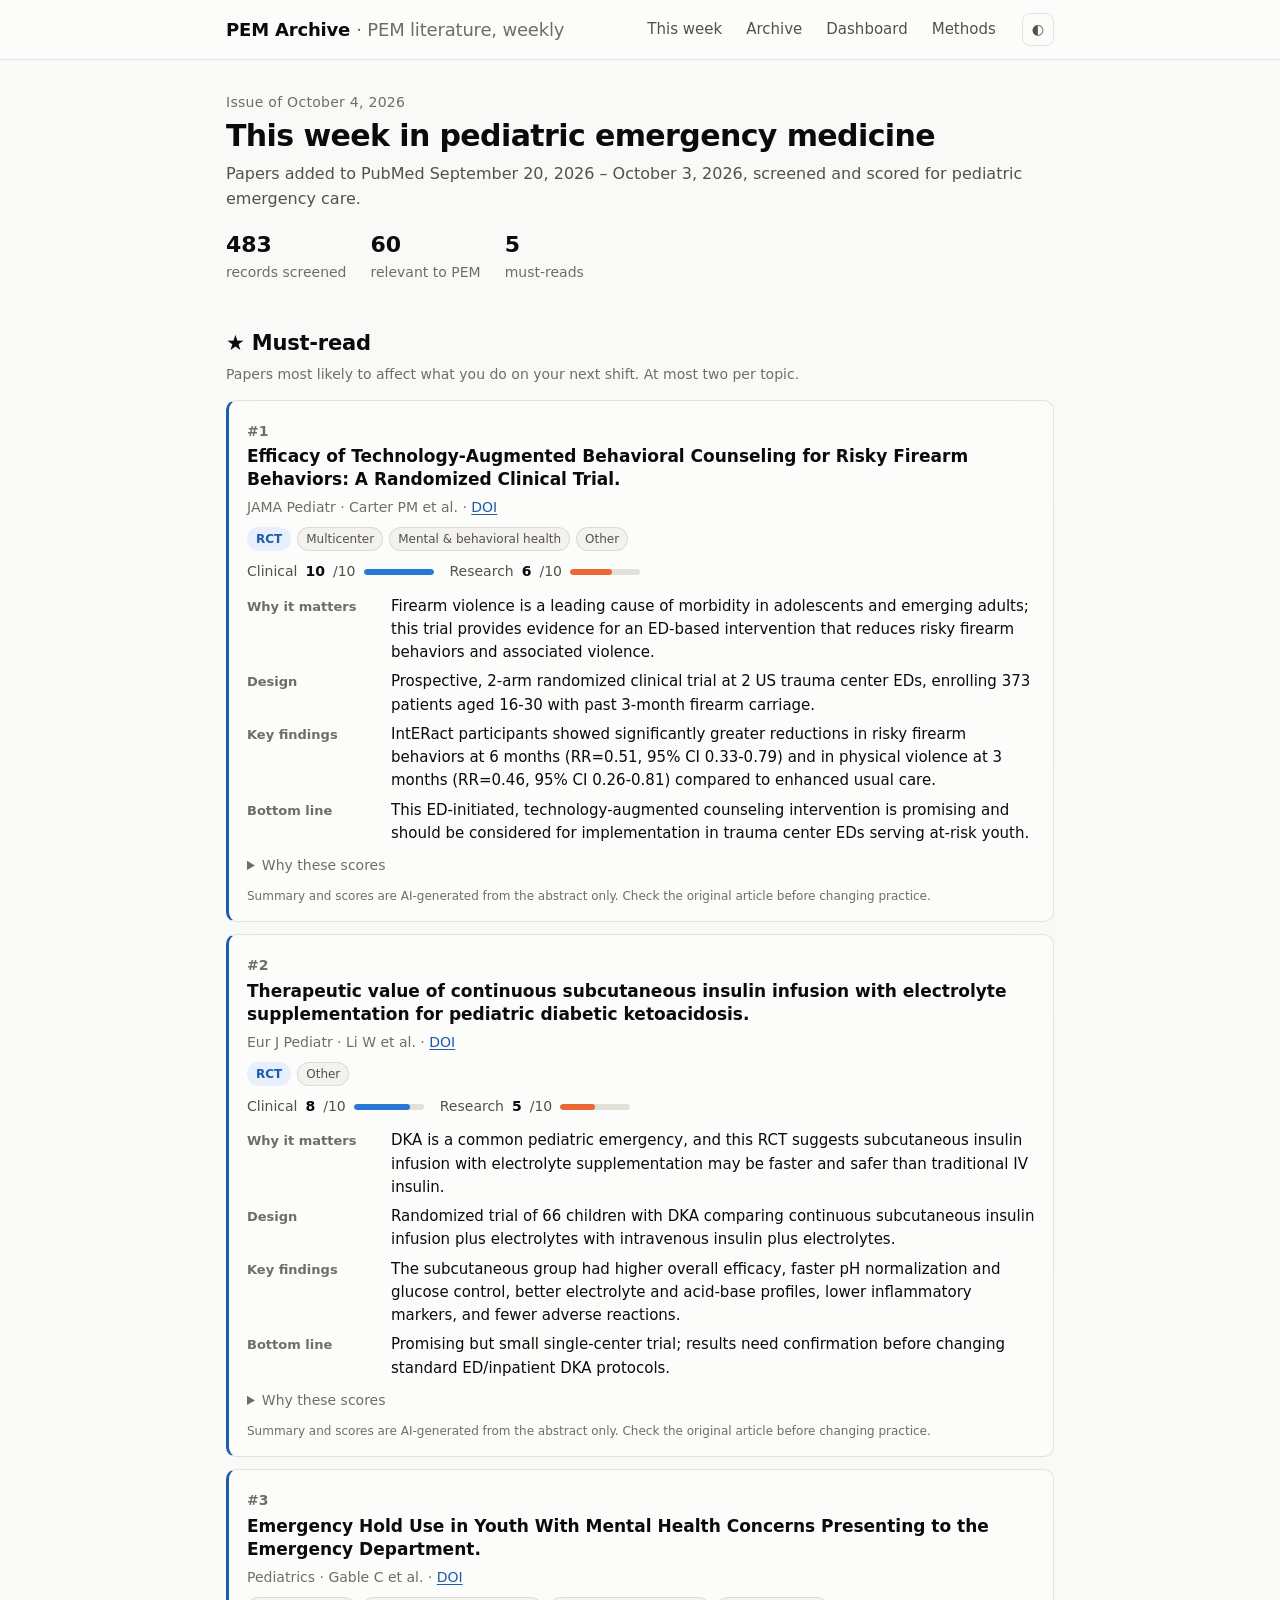
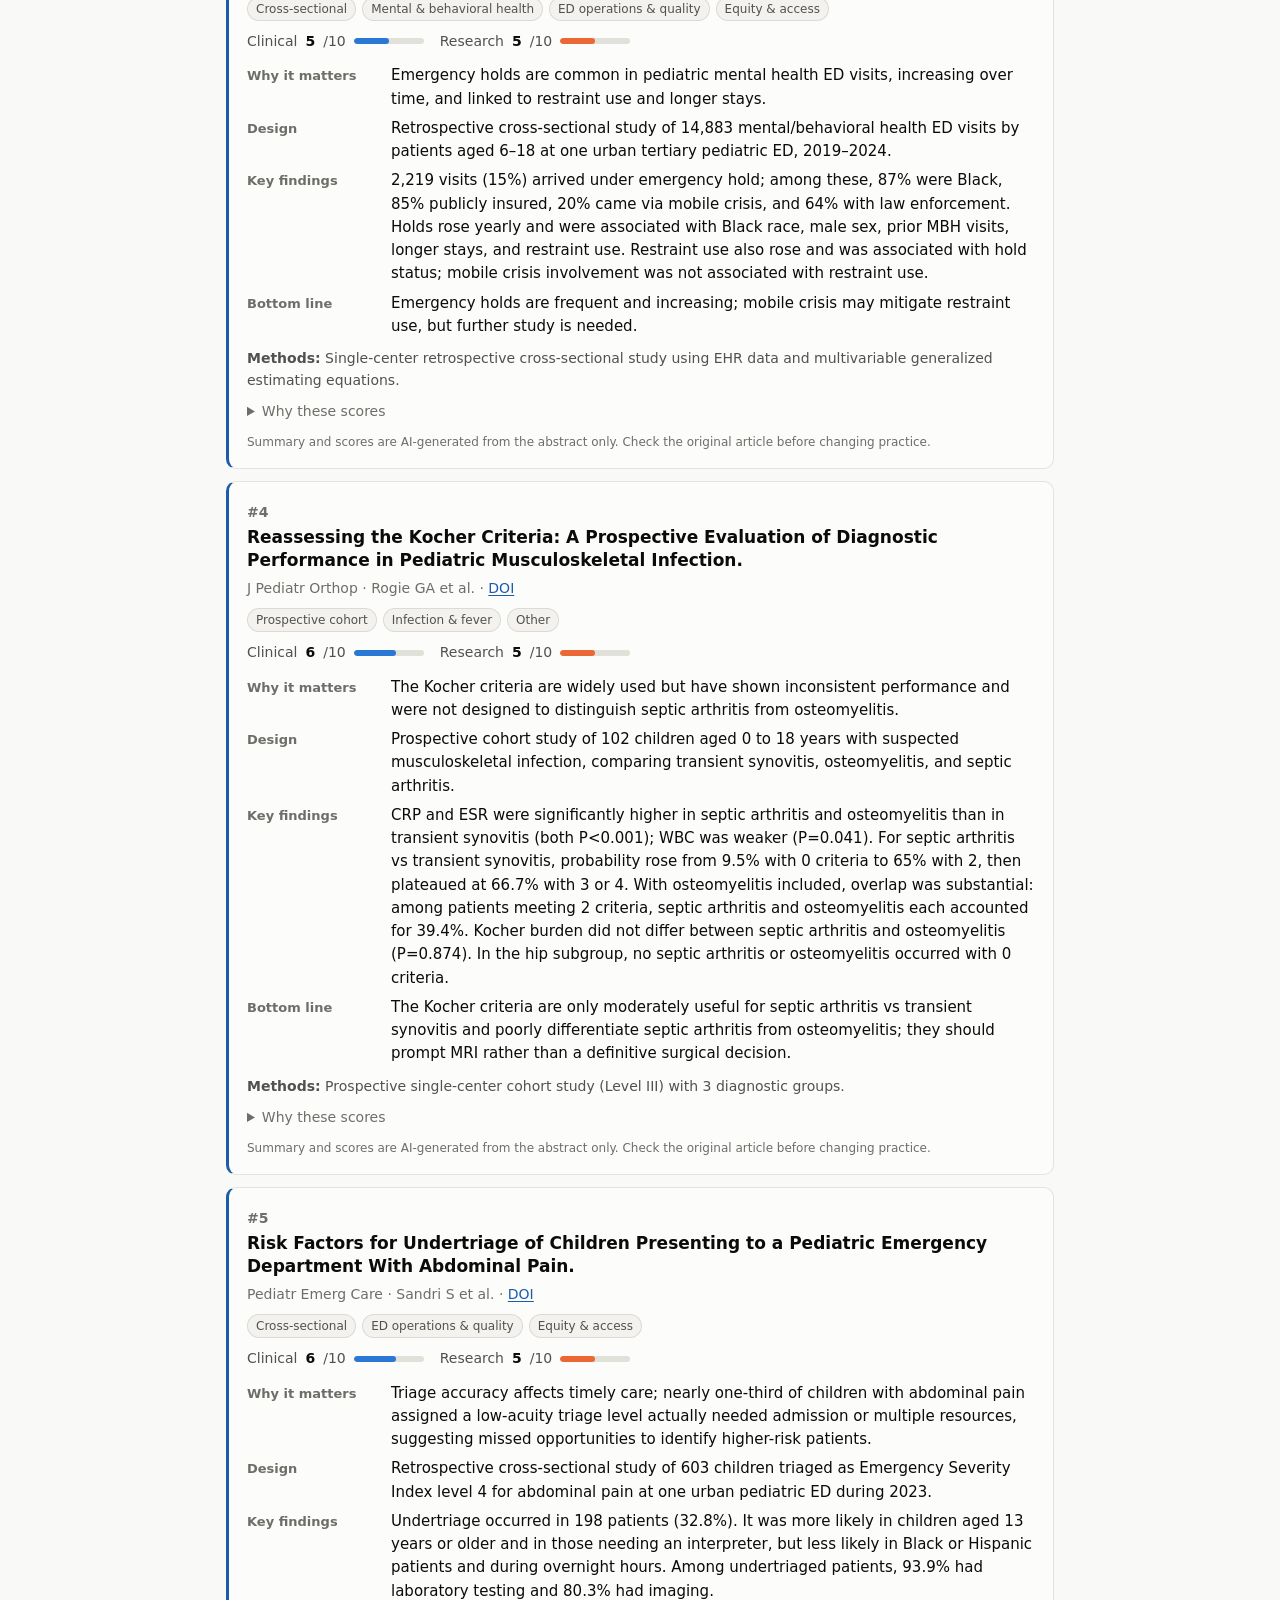
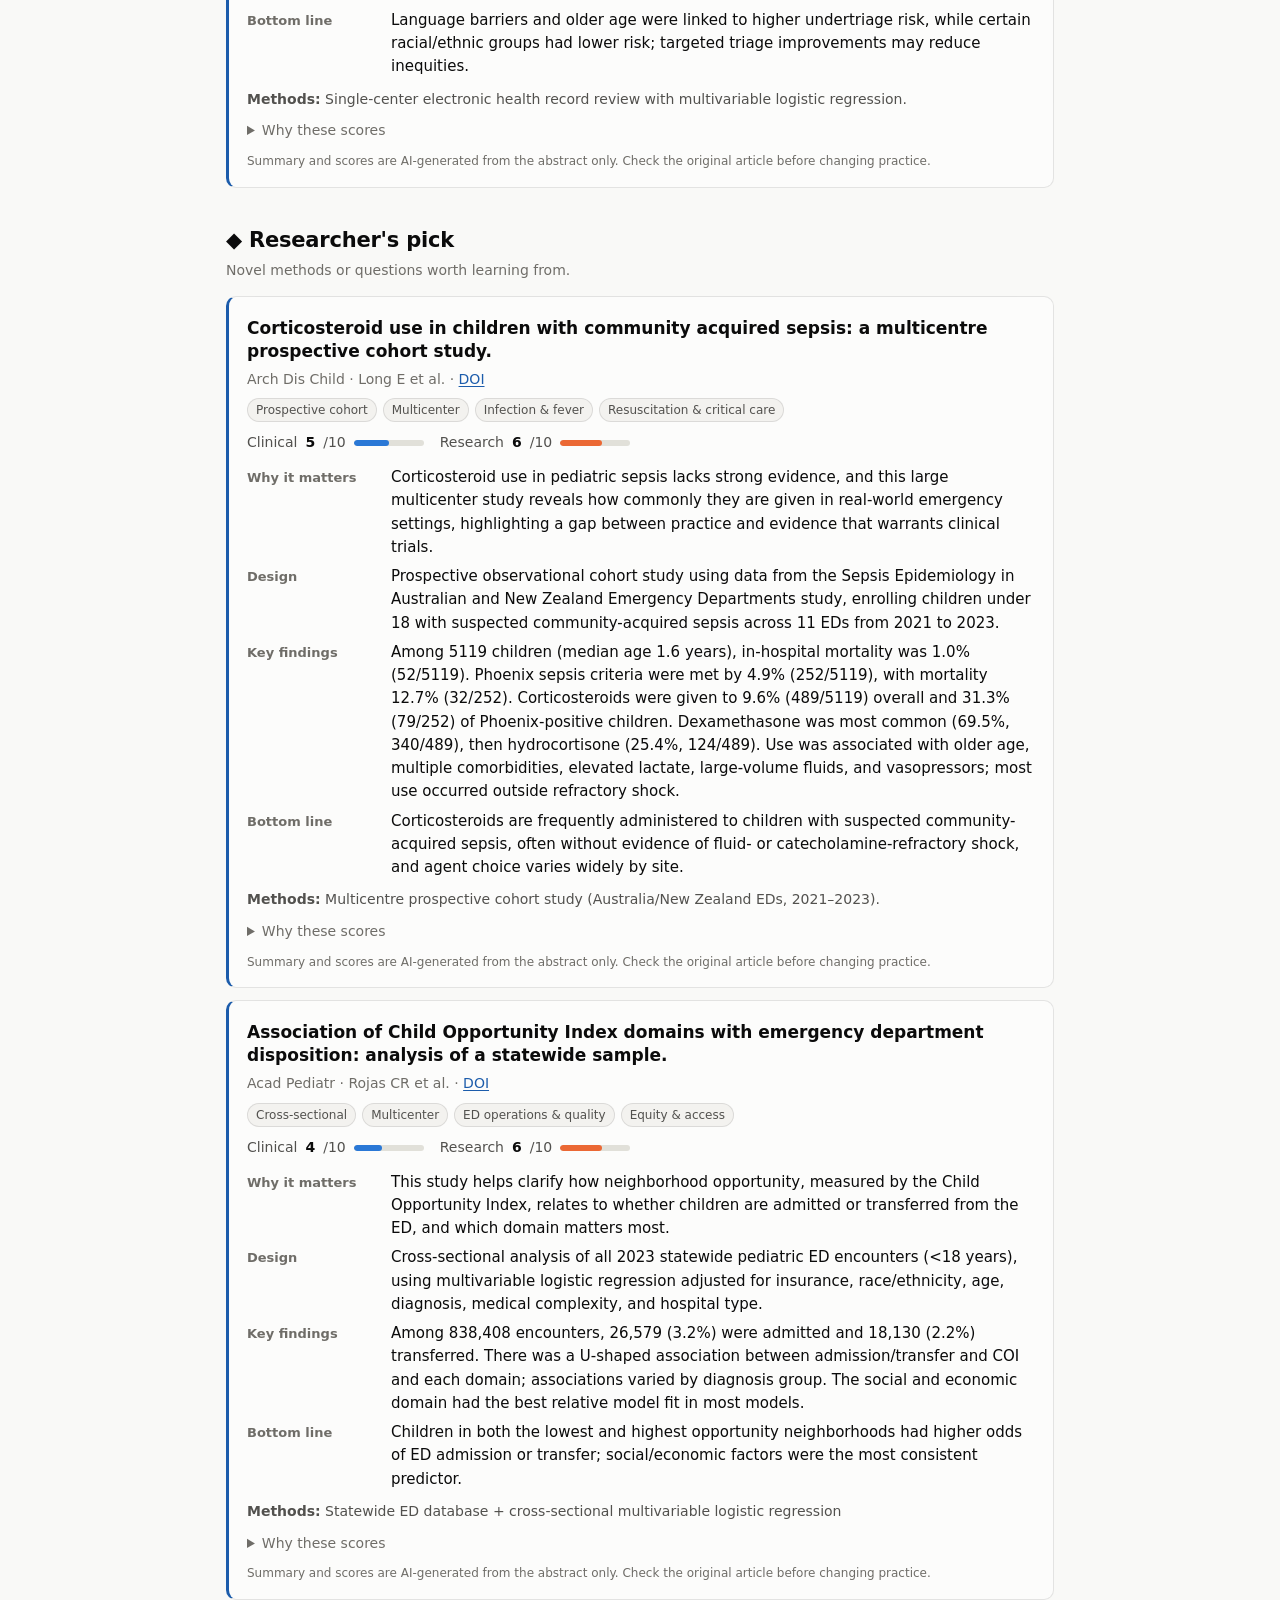
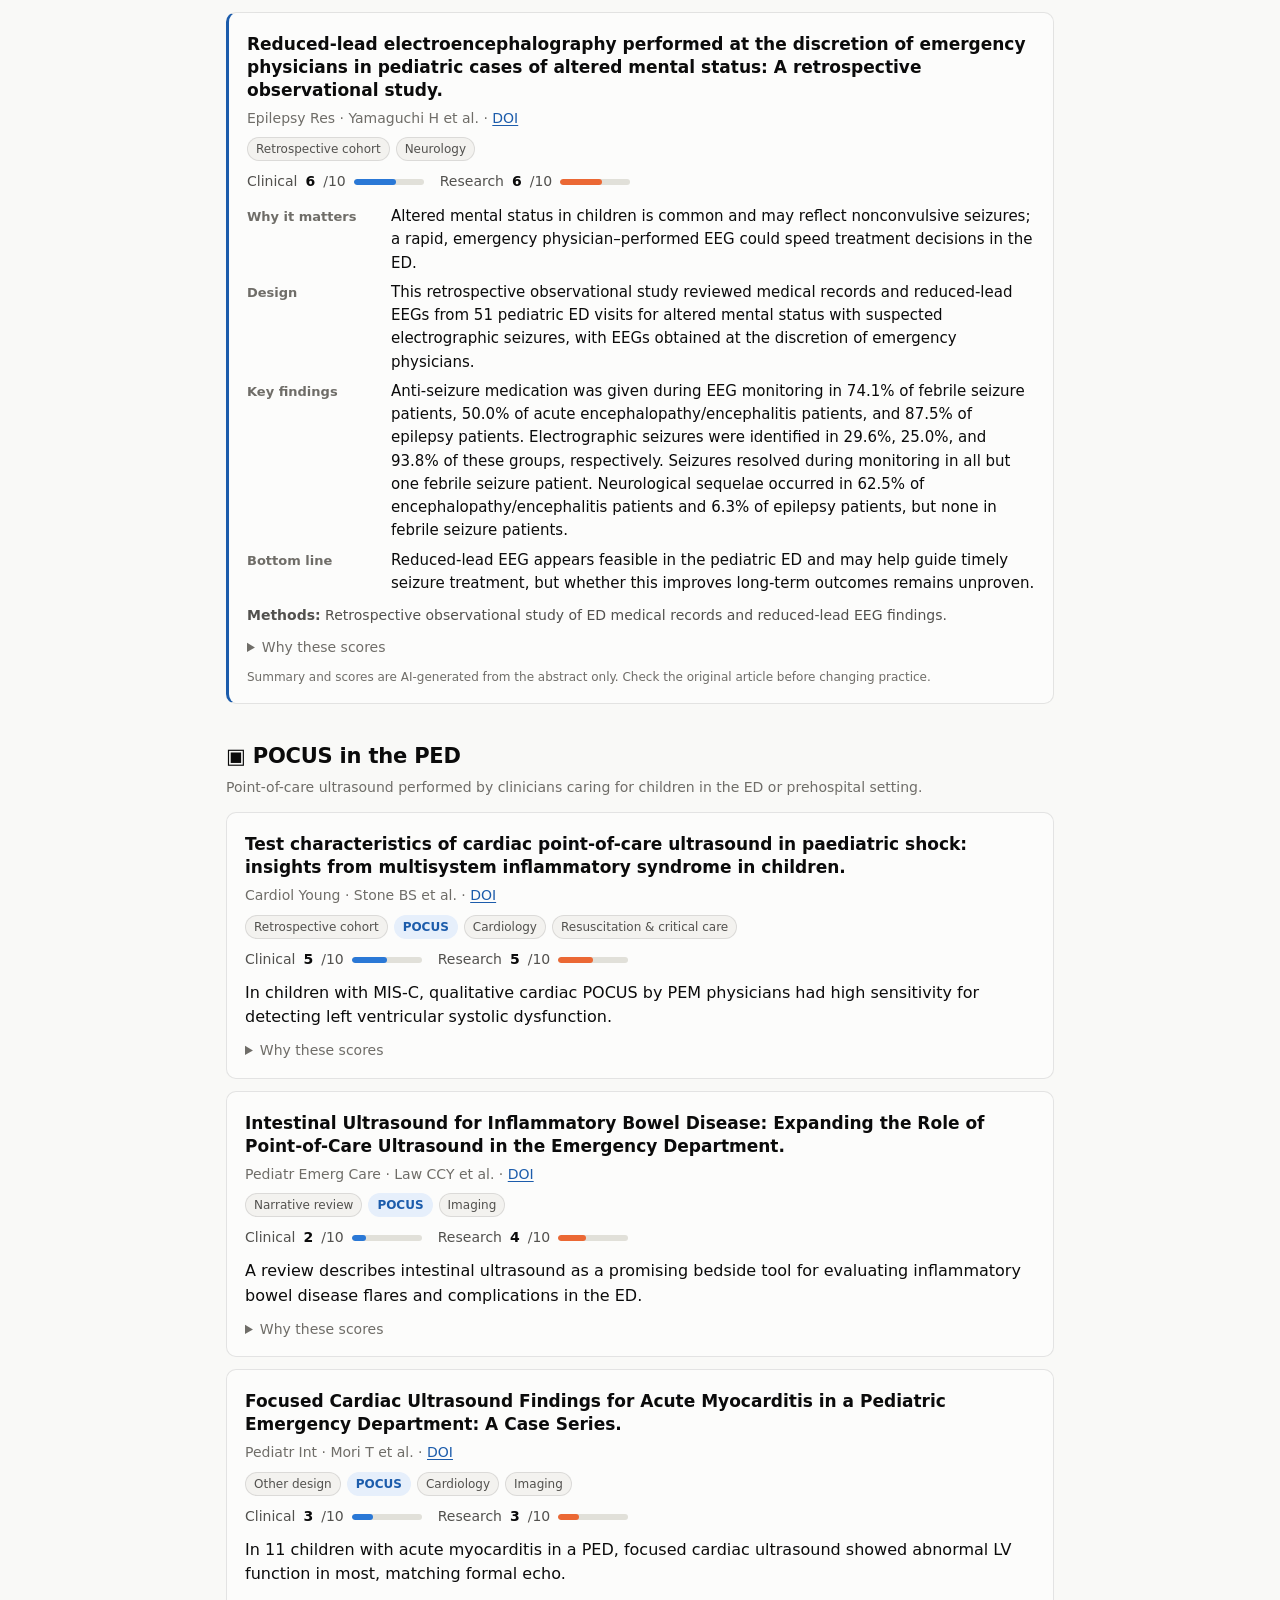
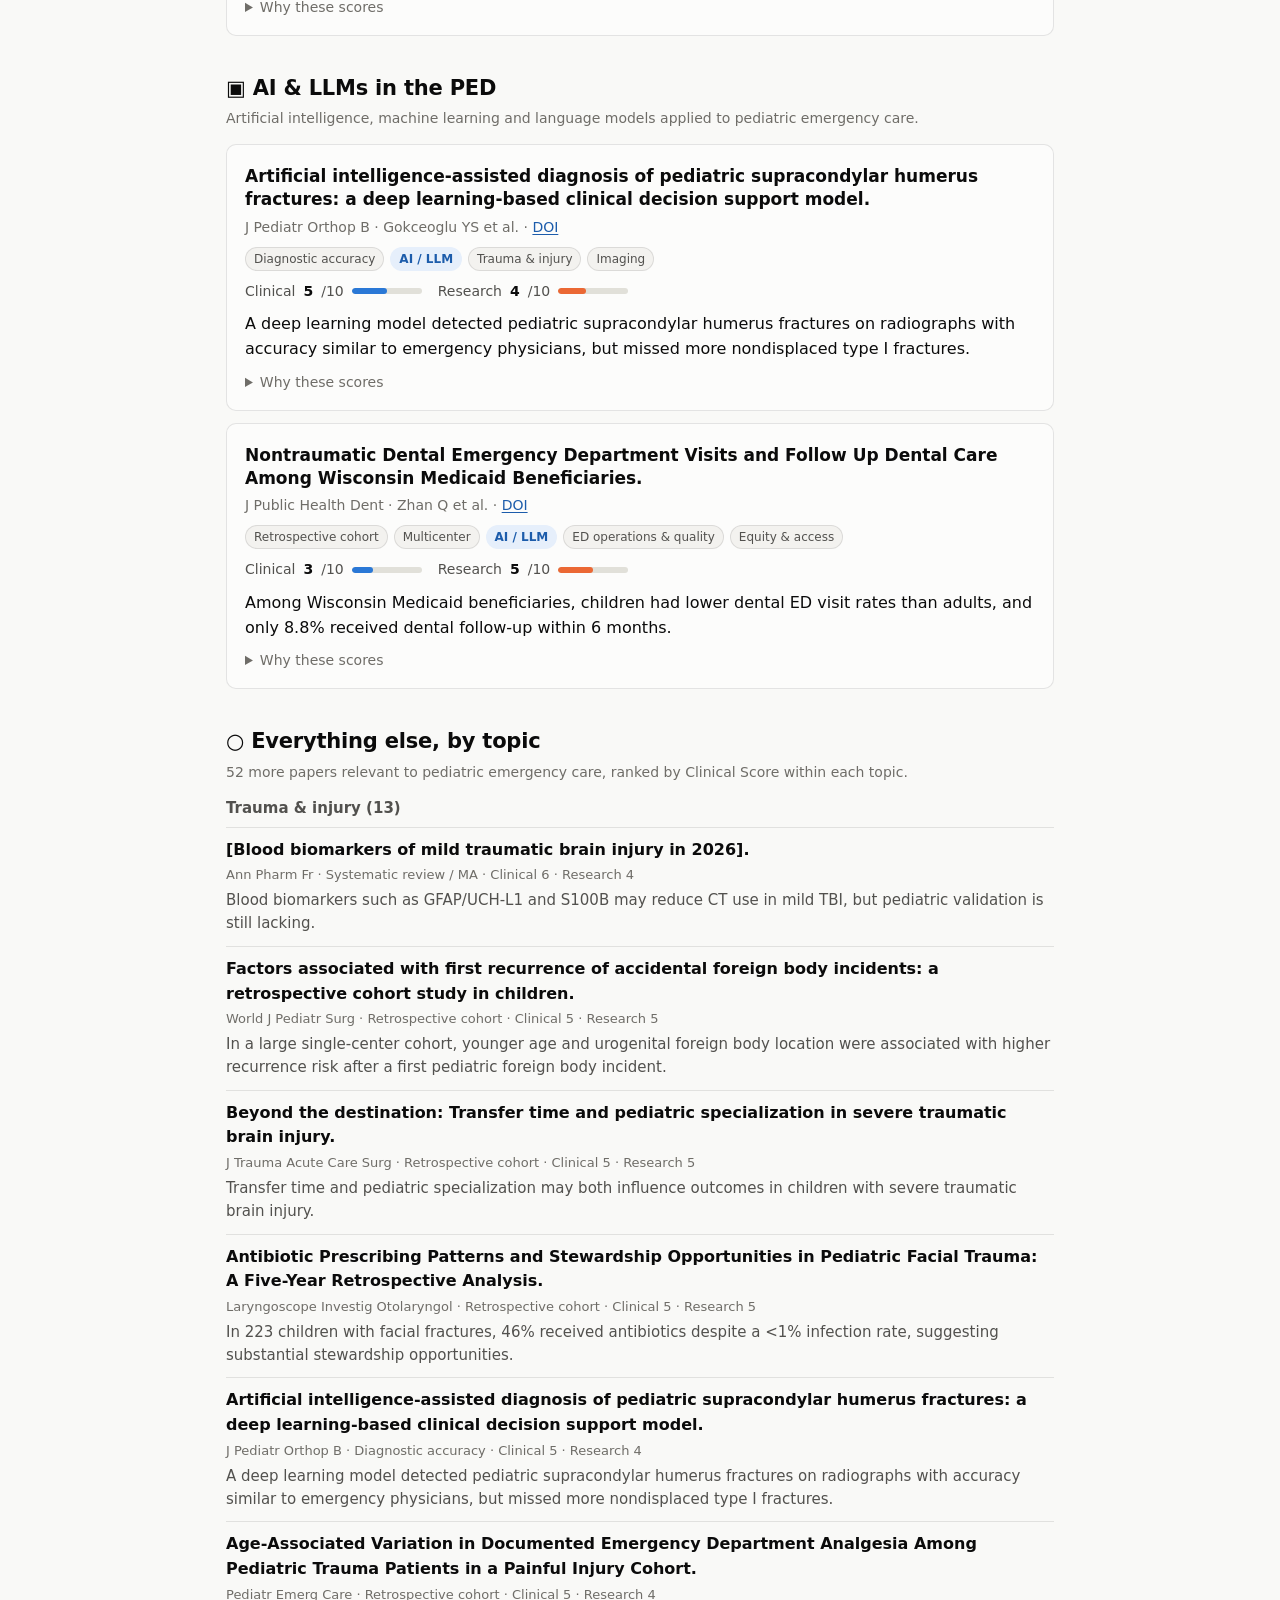
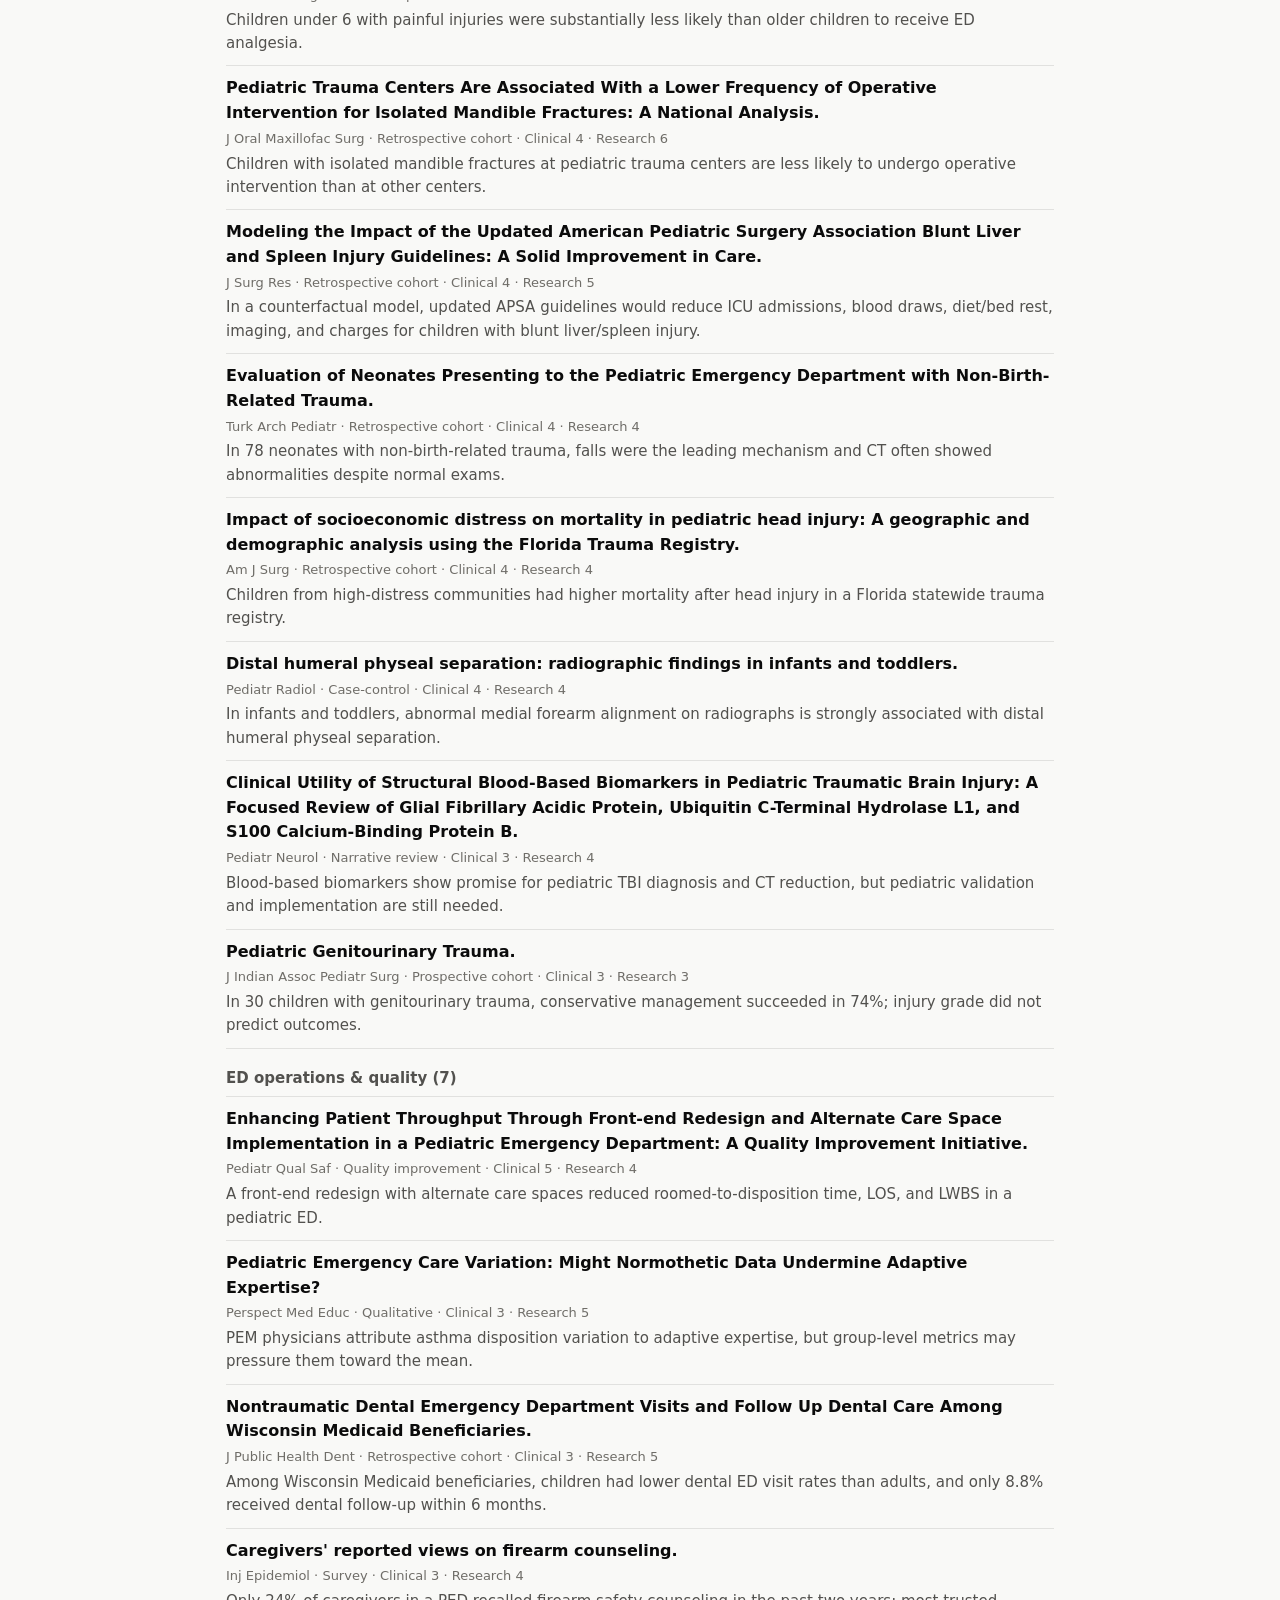
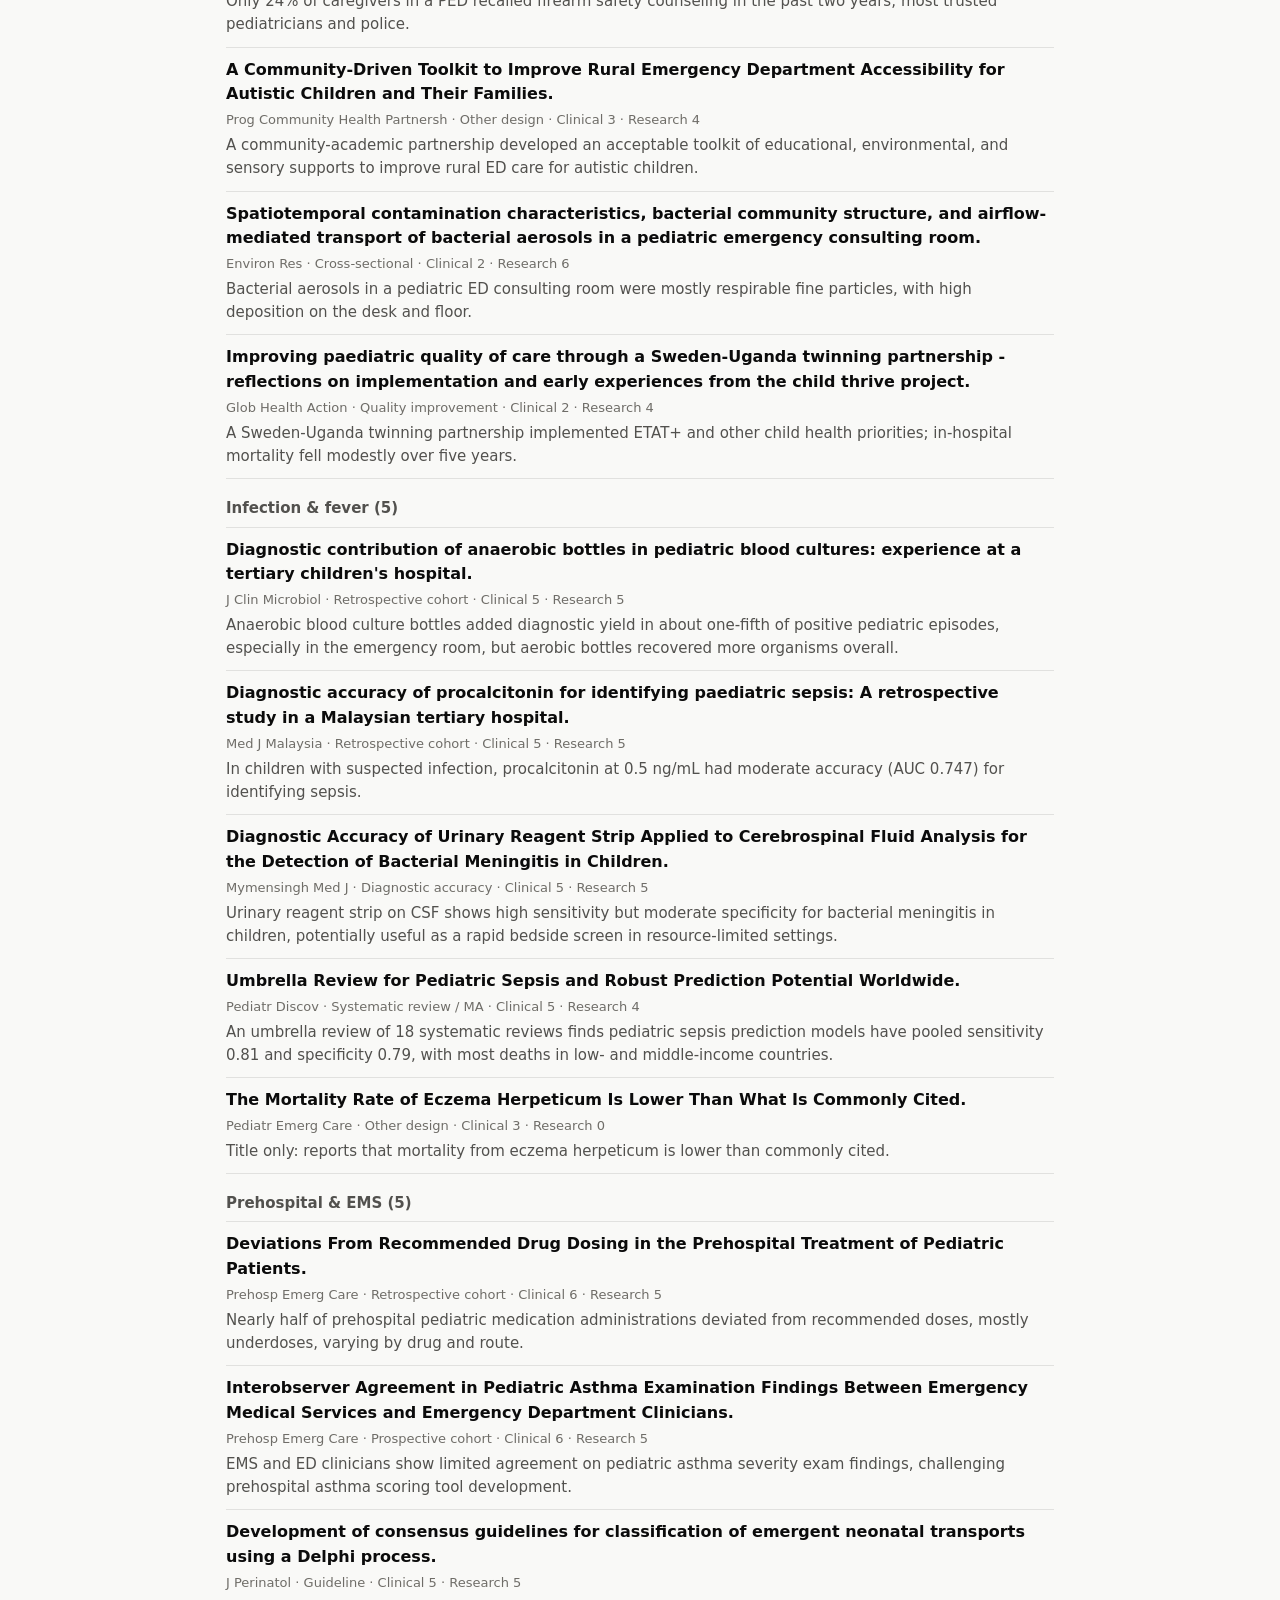
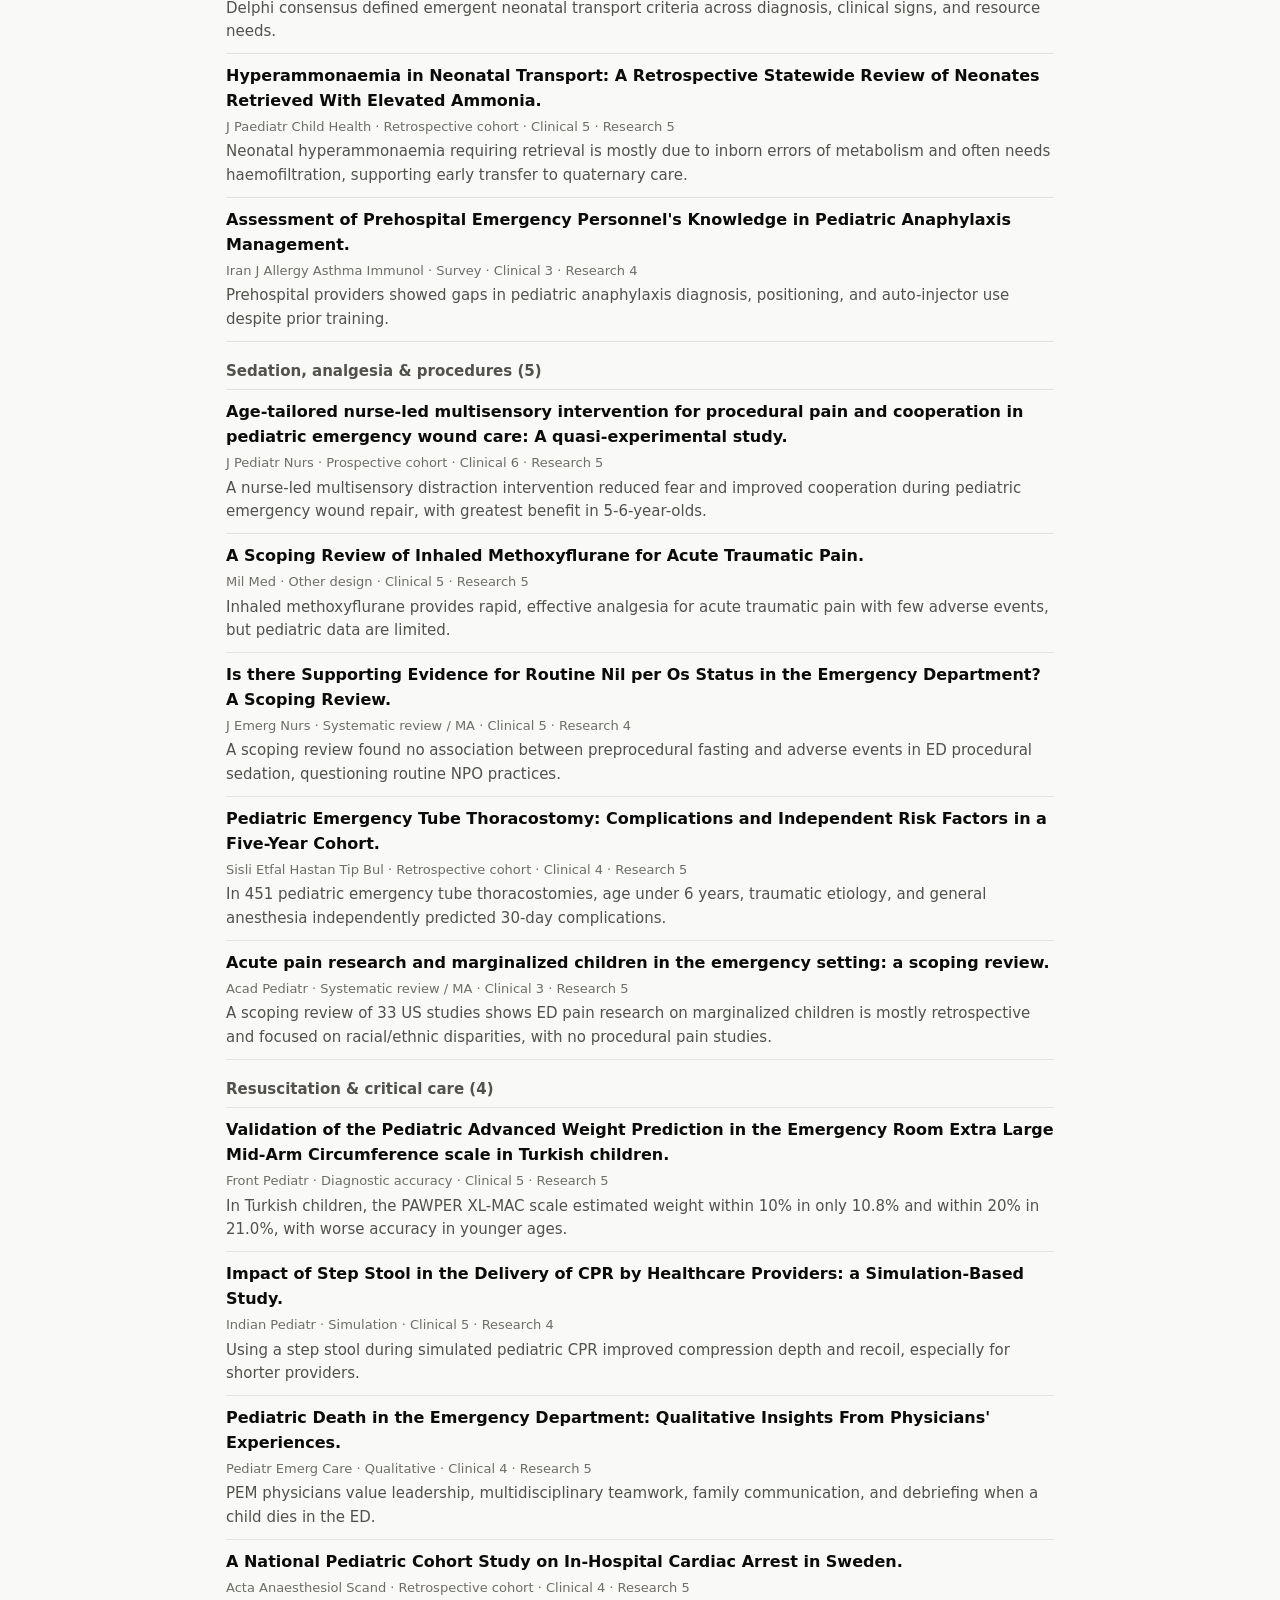
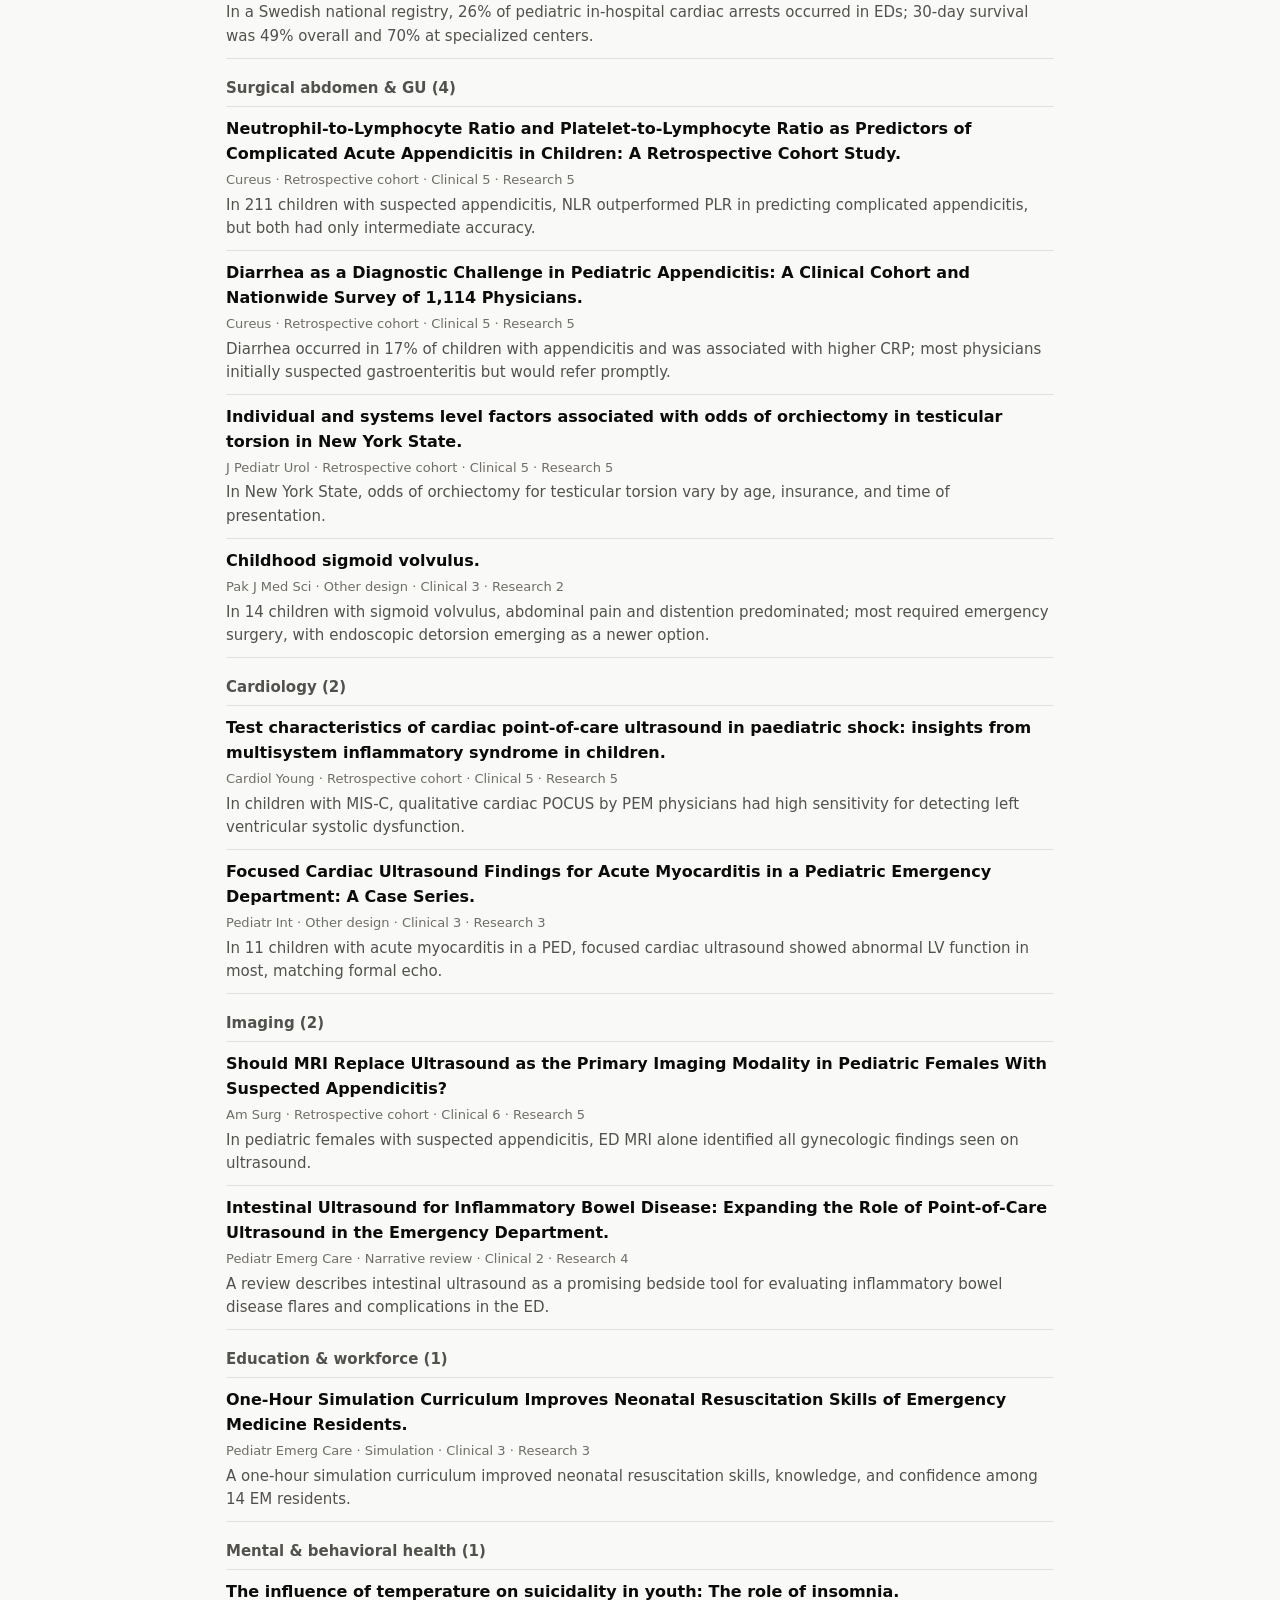
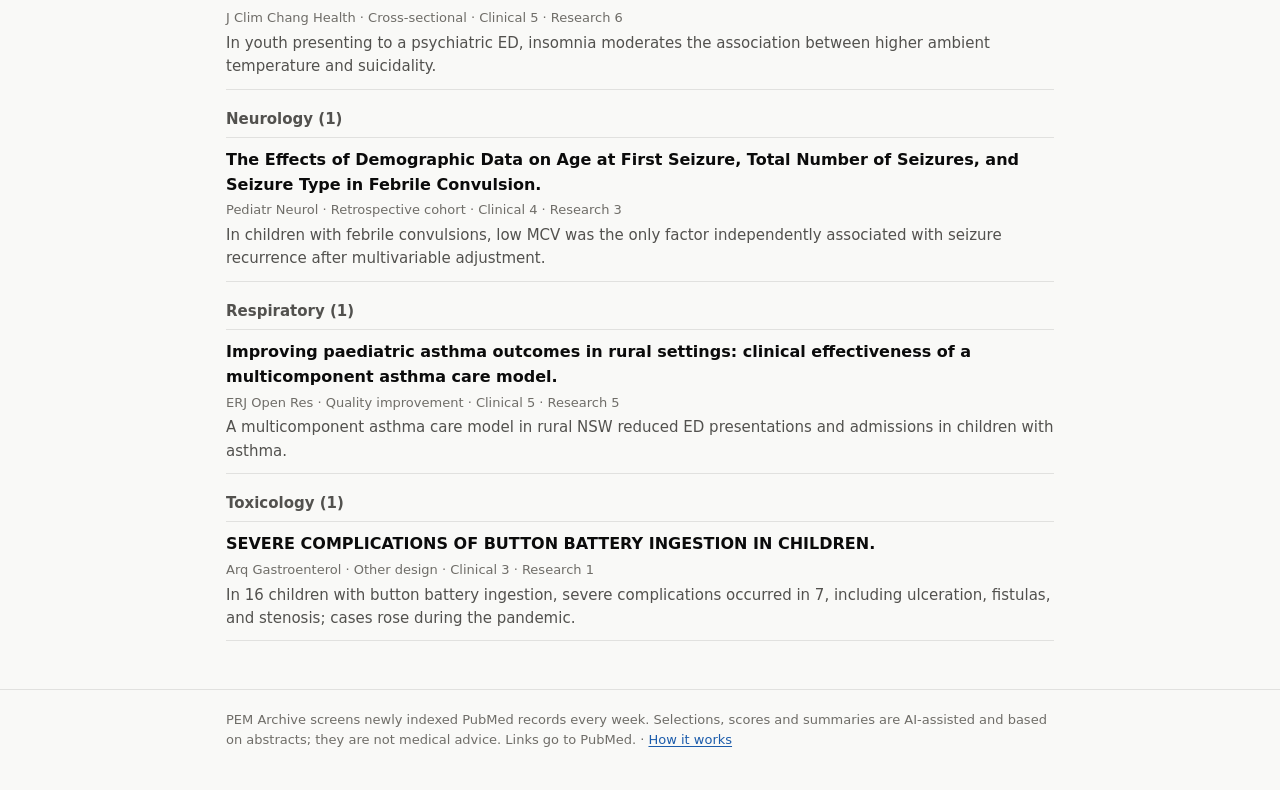
<file: docs/issues/2026-10-04.html>
<!doctype html>
<html lang="en">
<head>
<meta charset="utf-8">
<meta name="viewport" content="width=device-width, initial-scale=1">
<title>PEM Archive · October 4, 2026</title>
<meta name="description" content="Weekly must-reads in pediatric emergency medicine">
<link rel="stylesheet" href="../assets/style.css">
<script src="../assets/app.js" defer></script>
</head>
<body>
<header class="site-header"><div class="wrap">
<a class="brand" href="../index.html">PEM Archive <span>· PEM literature, weekly</span></a>
<nav class="nav" aria-label="Main"><a href="../index.html">This week</a><a href="../archive.html">Archive</a><a href="../dashboard.html">Dashboard</a><a href="../about.html">Methods</a></nav>
<button class="theme-btn" type="button" aria-label="Toggle dark mode">◐</button>
</div></header>
<main class="wrap">
<div class="issue-head">
<p class="eyebrow">Issue of October 4, 2026</p>
<h1>This week in pediatric emergency medicine</h1>
<p class="lede">Papers added to PubMed September 20, 2026 – October 3, 2026, screened and scored for pediatric emergency care.</p>
<ul class="stats"><li><b>483</b>records screened</li><li><b>60</b>relevant to PEM</li>
<li><b>5</b>must-reads</li></ul></div><section><h2>★ Must-read</h2><p class="section-note">Papers most likely to affect what you do on your next shift. At most two per topic.</p><article class="card featured">
<span class="rank">#1</span>
<h3><a href="https://pubmed.ncbi.nlm.nih.gov/42804194/">Efficacy of Technology-Augmented Behavioral Counseling for Risky Firearm Behaviors: A Randomized Clinical Trial.</a></h3>
<p class="meta">JAMA Pediatr · Carter PM et al. · <a href="https://doi.org/10.1001/jamapediatrics.2026.3893">DOI</a></p>
<div class="badges"><span class="badge strong">RCT</span><span class="badge ">Multicenter</span><span class="badge ">Mental &amp; behavioral health</span><span class="badge ">Other</span></div>
<div class="scores"><span class="score">Clinical <b>10</b>/10 <span class="meter c" aria-hidden="true"><i style="width:100%"></i></span></span><span class="score">Research <b>6</b>/10 <span class="meter r" aria-hidden="true"><i style="width:60%"></i></span></span></div>
<dl class="summary"><dt>Why it matters</dt><dd>Firearm violence is a leading cause of morbidity in adolescents and emerging adults; this trial provides evidence for an ED-based intervention that reduces risky firearm behaviors and associated violence.</dd><dt>Design</dt><dd>Prospective, 2-arm randomized clinical trial at 2 US trauma center EDs, enrolling 373 patients aged 16-30 with past 3-month firearm carriage.</dd><dt>Key findings</dt><dd>IntERact participants showed significantly greater reductions in risky firearm behaviors at 6 months (RR=0.51, 95% CI 0.33-0.79) and in physical violence at 3 months (RR=0.46, 95% CI 0.26-0.81) compared to enhanced usual care.</dd><dt>Bottom line</dt><dd>This ED-initiated, technology-augmented counseling intervention is promising and should be considered for implementation in trauma center EDs serving at-risk youth.</dd></dl>
<details class="why"><summary>Why these scores</summary><p><b>Clinical:</b> Definitive multicenter RCT showing a technology-augmented counseling intervention reduces risky firearm behaviors and violence in ED patients, directly informing ED-based violence prevention practice.</p><p><b>Research:</b> Standard RCT design applied to a novel intervention for a known problem, with strong methodology and clear implications for implementation research.</p></details>
<p class="ai-note">Summary and scores are AI-generated from the abstract only. Check the original article before changing practice.</p>
</article><article class="card featured">
<span class="rank">#2</span>
<h3><a href="https://pubmed.ncbi.nlm.nih.gov/42825942/">Therapeutic value of continuous subcutaneous insulin infusion with electrolyte supplementation for pediatric diabetic ketoacidosis.</a></h3>
<p class="meta">Eur J Pediatr · Li W et al. · <a href="https://doi.org/10.1007/s00431-026-07435-y">DOI</a></p>
<div class="badges"><span class="badge strong">RCT</span><span class="badge ">Other</span></div>
<div class="scores"><span class="score">Clinical <b>8</b>/10 <span class="meter c" aria-hidden="true"><i style="width:80%"></i></span></span><span class="score">Research <b>5</b>/10 <span class="meter r" aria-hidden="true"><i style="width:50%"></i></span></span></div>
<dl class="summary"><dt>Why it matters</dt><dd>DKA is a common pediatric emergency, and this RCT suggests subcutaneous insulin infusion with electrolyte supplementation may be faster and safer than traditional IV insulin.</dd><dt>Design</dt><dd>Randomized trial of 66 children with DKA comparing continuous subcutaneous insulin infusion plus electrolytes with intravenous insulin plus electrolytes.</dd><dt>Key findings</dt><dd>The subcutaneous group had higher overall efficacy, faster pH normalization and glucose control, better electrolyte and acid-base profiles, lower inflammatory markers, and fewer adverse reactions.</dd><dt>Bottom line</dt><dd>Promising but small single-center trial; results need confirmation before changing standard ED/inpatient DKA protocols.</dd></dl>
<details class="why"><summary>Why these scores</summary><p><b>Clinical:</b> Small RCT suggests a novel subcutaneous insulin strategy may improve DKA recovery and safety, but confirmation is needed before changing practice.</p><p><b>Research:</b> Standard randomized design applied to a relatively uncommon DKA treatment approach, with limited sample size and no multicenter validation.</p></details>
<p class="ai-note">Summary and scores are AI-generated from the abstract only. Check the original article before changing practice.</p>
</article><article class="card featured">
<span class="rank">#3</span>
<h3><a href="https://pubmed.ncbi.nlm.nih.gov/42822851/">Emergency Hold Use in Youth With Mental Health Concerns Presenting to the Emergency Department.</a></h3>
<p class="meta">Pediatrics · Gable C et al. · <a href="https://doi.org/10.1542/peds.2025-075803">DOI</a></p>
<div class="badges"><span class="badge ">Cross-sectional</span><span class="badge ">Mental &amp; behavioral health</span><span class="badge ">ED operations &amp; quality</span><span class="badge ">Equity &amp; access</span></div>
<div class="scores"><span class="score">Clinical <b>5</b>/10 <span class="meter c" aria-hidden="true"><i style="width:50%"></i></span></span><span class="score">Research <b>5</b>/10 <span class="meter r" aria-hidden="true"><i style="width:50%"></i></span></span></div>
<dl class="summary"><dt>Why it matters</dt><dd>Emergency holds are common in pediatric mental health ED visits, increasing over time, and linked to restraint use and longer stays.</dd><dt>Design</dt><dd>Retrospective cross-sectional study of 14,883 mental/behavioral health ED visits by patients aged 6–18 at one urban tertiary pediatric ED, 2019–2024.</dd><dt>Key findings</dt><dd>2,219 visits (15%) arrived under emergency hold; among these, 87% were Black, 85% publicly insured, 20% came via mobile crisis, and 64% with law enforcement. Holds rose yearly and were associated with Black race, male sex, prior MBH visits, longer stays, and restraint use. Restraint use also rose and was associated with hold status; mobile crisis involvement was not associated with restraint use.</dd><dt>Bottom line</dt><dd>Emergency holds are frequent and increasing; mobile crisis may mitigate restraint use, but further study is needed.</dd></dl>
<p class="methods"><b>Methods:</b> Single-center retrospective cross-sectional study using EHR data and multivariable generalized estimating equations.</p>
<details class="why"><summary>Why these scores</summary><p><b>Clinical:</b> Single-center descriptive study of emergency holds and restraint use; provides background for ED mental health care but no direct practice change.</p><p><b>Research:</b> Standard retrospective cross-sectional design applied to an understudied pediatric ED mental health population; suggests follow-up on mobile crisis impact.</p></details>
<p class="ai-note">Summary and scores are AI-generated from the abstract only. Check the original article before changing practice.</p>
</article><article class="card featured">
<span class="rank">#4</span>
<h3><a href="https://pubmed.ncbi.nlm.nih.gov/42802642/">Reassessing the Kocher Criteria: A Prospective Evaluation of Diagnostic Performance in Pediatric Musculoskeletal Infection.</a></h3>
<p class="meta">J Pediatr Orthop · Rogie GA et al. · <a href="https://doi.org/10.1097/BPO.0000000000003481">DOI</a></p>
<div class="badges"><span class="badge ">Prospective cohort</span><span class="badge ">Infection &amp; fever</span><span class="badge ">Other</span></div>
<div class="scores"><span class="score">Clinical <b>6</b>/10 <span class="meter c" aria-hidden="true"><i style="width:60%"></i></span></span><span class="score">Research <b>5</b>/10 <span class="meter r" aria-hidden="true"><i style="width:50%"></i></span></span></div>
<dl class="summary"><dt>Why it matters</dt><dd>The Kocher criteria are widely used but have shown inconsistent performance and were not designed to distinguish septic arthritis from osteomyelitis.</dd><dt>Design</dt><dd>Prospective cohort study of 102 children aged 0 to 18 years with suspected musculoskeletal infection, comparing transient synovitis, osteomyelitis, and septic arthritis.</dd><dt>Key findings</dt><dd>CRP and ESR were significantly higher in septic arthritis and osteomyelitis than in transient synovitis (both P&lt;0.001); WBC was weaker (P=0.041). For septic arthritis vs transient synovitis, probability rose from 9.5% with 0 criteria to 65% with 2, then plateaued at 66.7% with 3 or 4. With osteomyelitis included, overlap was substantial: among patients meeting 2 criteria, septic arthritis and osteomyelitis each accounted for 39.4%. Kocher burden did not differ between septic arthritis and osteomyelitis (P=0.874). In the hip subgroup, no septic arthritis or osteomyelitis occurred with 0 criteria.</dd><dt>Bottom line</dt><dd>The Kocher criteria are only moderately useful for septic arthritis vs transient synovitis and poorly differentiate septic arthritis from osteomyelitis; they should prompt MRI rather than a definitive surgical decision.</dd></dl>
<p class="methods"><b>Methods:</b> Prospective single-center cohort study (Level III) with 3 diagnostic groups.</p>
<details class="why"><summary>Why these scores</summary><p><b>Clinical:</b> Prospective evidence that the Kocher criteria perform modestly for septic arthritis and poorly distinguish it from osteomyelitis, supporting use of MRI rather than a definitive surgical algorithm.</p><p><b>Research:</b> Prospective single-center diagnostic study that extends a classic decision rule to include osteomyelitis overlap, though sample size and setting limit generalizability.</p></details>
<p class="ai-note">Summary and scores are AI-generated from the abstract only. Check the original article before changing practice.</p>
</article><article class="card featured">
<span class="rank">#5</span>
<h3><a href="https://pubmed.ncbi.nlm.nih.gov/42802705/">Risk Factors for Undertriage of Children Presenting to a Pediatric Emergency Department With Abdominal Pain.</a></h3>
<p class="meta">Pediatr Emerg Care · Sandri S et al. · <a href="https://doi.org/10.1097/PEC.0000000000003702">DOI</a></p>
<div class="badges"><span class="badge ">Cross-sectional</span><span class="badge ">ED operations &amp; quality</span><span class="badge ">Equity &amp; access</span></div>
<div class="scores"><span class="score">Clinical <b>6</b>/10 <span class="meter c" aria-hidden="true"><i style="width:60%"></i></span></span><span class="score">Research <b>5</b>/10 <span class="meter r" aria-hidden="true"><i style="width:50%"></i></span></span></div>
<dl class="summary"><dt>Why it matters</dt><dd>Triage accuracy affects timely care; nearly one-third of children with abdominal pain assigned a low-acuity triage level actually needed admission or multiple resources, suggesting missed opportunities to identify higher-risk patients.</dd><dt>Design</dt><dd>Retrospective cross-sectional study of 603 children triaged as Emergency Severity Index level 4 for abdominal pain at one urban pediatric ED during 2023.</dd><dt>Key findings</dt><dd>Undertriage occurred in 198 patients (32.8%). It was more likely in children aged 13 years or older and in those needing an interpreter, but less likely in Black or Hispanic patients and during overnight hours. Among undertriaged patients, 93.9% had laboratory testing and 80.3% had imaging.</dd><dt>Bottom line</dt><dd>Language barriers and older age were linked to higher undertriage risk, while certain racial/ethnic groups had lower risk; targeted triage improvements may reduce inequities.</dd></dl>
<p class="methods"><b>Methods:</b> Single-center electronic health record review with multivariable logistic regression.</p>
<details class="why"><summary>Why these scores</summary><p><b>Clinical:</b> Identifies language and age factors associated with pediatric triage undertriage, supporting more equitable ED triage decisions once confirmed.</p><p><b>Research:</b> Retrospective single-center cross-sectional analysis of a common triage question, with language-related disparities as a relatively new angle.</p></details>
<p class="ai-note">Summary and scores are AI-generated from the abstract only. Check the original article before changing practice.</p>
</article></section><section><h2>◆ Researcher's pick</h2><p class="section-note">Novel methods or questions worth learning from.</p><article class="card featured">

<h3><a href="https://pubmed.ncbi.nlm.nih.gov/42810819/">Corticosteroid use in children with community acquired sepsis: a multicentre prospective cohort study.</a></h3>
<p class="meta">Arch Dis Child · Long E et al. · <a href="https://doi.org/10.1136/archdischild-2025-330072">DOI</a></p>
<div class="badges"><span class="badge ">Prospective cohort</span><span class="badge ">Multicenter</span><span class="badge ">Infection &amp; fever</span><span class="badge ">Resuscitation &amp; critical care</span></div>
<div class="scores"><span class="score">Clinical <b>5</b>/10 <span class="meter c" aria-hidden="true"><i style="width:50%"></i></span></span><span class="score">Research <b>6</b>/10 <span class="meter r" aria-hidden="true"><i style="width:60%"></i></span></span></div>
<dl class="summary"><dt>Why it matters</dt><dd>Corticosteroid use in pediatric sepsis lacks strong evidence, and this large multicenter study reveals how commonly they are given in real-world emergency settings, highlighting a gap between practice and evidence that warrants clinical trials.</dd><dt>Design</dt><dd>Prospective observational cohort study using data from the Sepsis Epidemiology in Australian and New Zealand Emergency Departments study, enrolling children under 18 with suspected community-acquired sepsis across 11 EDs from 2021 to 2023.</dd><dt>Key findings</dt><dd>Among 5119 children (median age 1.6 years), in-hospital mortality was 1.0% (52/5119). Phoenix sepsis criteria were met by 4.9% (252/5119), with mortality 12.7% (32/252). Corticosteroids were given to 9.6% (489/5119) overall and 31.3% (79/252) of Phoenix-positive children. Dexamethasone was most common (69.5%, 340/489), then hydrocortisone (25.4%, 124/489). Use was associated with older age, multiple comorbidities, elevated lactate, large-volume fluids, and vasopressors; most use occurred outside refractory shock.</dd><dt>Bottom line</dt><dd>Corticosteroids are frequently administered to children with suspected community-acquired sepsis, often without evidence of fluid- or catecholamine-refractory shock, and agent choice varies widely by site.</dd></dl>
<p class="methods"><b>Methods:</b> Multicentre prospective cohort study (Australia/New Zealand EDs, 2021–2023).</p>
<details class="why"><summary>Why these scores</summary><p><b>Clinical:</b> Describes current corticosteroid prescribing patterns in ED-admitted children with suspected sepsis; useful background but does not change practice.</p><p><b>Research:</b> Multicentre prospective ED-based cohort describing corticosteroid use; standard methods but fills a descriptive gap and motivates trials.</p></details>
<p class="ai-note">Summary and scores are AI-generated from the abstract only. Check the original article before changing practice.</p>
</article><article class="card featured">

<h3><a href="https://pubmed.ncbi.nlm.nih.gov/42810580/">Association of Child Opportunity Index domains with emergency department disposition: analysis of a statewide sample.</a></h3>
<p class="meta">Acad Pediatr · Rojas CR et al. · <a href="https://doi.org/10.1016/j.acap.2026.103470">DOI</a></p>
<div class="badges"><span class="badge ">Cross-sectional</span><span class="badge ">Multicenter</span><span class="badge ">ED operations &amp; quality</span><span class="badge ">Equity &amp; access</span></div>
<div class="scores"><span class="score">Clinical <b>4</b>/10 <span class="meter c" aria-hidden="true"><i style="width:40%"></i></span></span><span class="score">Research <b>6</b>/10 <span class="meter r" aria-hidden="true"><i style="width:60%"></i></span></span></div>
<dl class="summary"><dt>Why it matters</dt><dd>This study helps clarify how neighborhood opportunity, measured by the Child Opportunity Index, relates to whether children are admitted or transferred from the ED, and which domain matters most.</dd><dt>Design</dt><dd>Cross-sectional analysis of all 2023 statewide pediatric ED encounters (&lt;18 years), using multivariable logistic regression adjusted for insurance, race/ethnicity, age, diagnosis, medical complexity, and hospital type.</dd><dt>Key findings</dt><dd>Among 838,408 encounters, 26,579 (3.2%) were admitted and 18,130 (2.2%) transferred. There was a U-shaped association between admission/transfer and COI and each domain; associations varied by diagnosis group. The social and economic domain had the best relative model fit in most models.</dd><dt>Bottom line</dt><dd>Children in both the lowest and highest opportunity neighborhoods had higher odds of ED admission or transfer; social/economic factors were the most consistent predictor.</dd></dl>
<p class="methods"><b>Methods:</b> Statewide ED database + cross-sectional multivariable logistic regression</p>
<details class="why"><summary>Why these scores</summary><p><b>Clinical:</b> Cross-sectional statewide analysis describes associations but does not change immediate ED decisions.</p><p><b>Research:</b> Uses a composite neighborhood index to examine disposition, suggesting further work on which domains matter.</p></details>
<p class="ai-note">Summary and scores are AI-generated from the abstract only. Check the original article before changing practice.</p>
</article><article class="card featured">

<h3><a href="https://pubmed.ncbi.nlm.nih.gov/42822303/">Reduced-lead electroencephalography performed at the discretion of emergency physicians in pediatric cases of altered mental status: A retrospective observational study.</a></h3>
<p class="meta">Epilepsy Res · Yamaguchi H et al. · <a href="https://doi.org/10.1016/j.eplepsyres.2026.107928">DOI</a></p>
<div class="badges"><span class="badge ">Retrospective cohort</span><span class="badge ">Neurology</span></div>
<div class="scores"><span class="score">Clinical <b>6</b>/10 <span class="meter c" aria-hidden="true"><i style="width:60%"></i></span></span><span class="score">Research <b>6</b>/10 <span class="meter r" aria-hidden="true"><i style="width:60%"></i></span></span></div>
<dl class="summary"><dt>Why it matters</dt><dd>Altered mental status in children is common and may reflect nonconvulsive seizures; a rapid, emergency physician–performed EEG could speed treatment decisions in the ED.</dd><dt>Design</dt><dd>This retrospective observational study reviewed medical records and reduced-lead EEGs from 51 pediatric ED visits for altered mental status with suspected electrographic seizures, with EEGs obtained at the discretion of emergency physicians.</dd><dt>Key findings</dt><dd>Anti-seizure medication was given during EEG monitoring in 74.1% of febrile seizure patients, 50.0% of acute encephalopathy/encephalitis patients, and 87.5% of epilepsy patients. Electrographic seizures were identified in 29.6%, 25.0%, and 93.8% of these groups, respectively. Seizures resolved during monitoring in all but one febrile seizure patient. Neurological sequelae occurred in 62.5% of encephalopathy/encephalitis patients and 6.3% of epilepsy patients, but none in febrile seizure patients.</dd><dt>Bottom line</dt><dd>Reduced-lead EEG appears feasible in the pediatric ED and may help guide timely seizure treatment, but whether this improves long-term outcomes remains unproven.</dd></dl>
<p class="methods"><b>Methods:</b> Retrospective observational study of ED medical records and reduced-lead EEG findings.</p>
<details class="why"><summary>Why these scores</summary><p><b>Clinical:</b> Retrospective single-center study suggesting ED-performed reduced-lead EEG may guide seizure treatment, but outcome benefit unproven.</p><p><b>Research:</b> Standard retrospective design with a novel application of ED-performed reduced-lead EEG; small sample limits rigor.</p></details>
<p class="ai-note">Summary and scores are AI-generated from the abstract only. Check the original article before changing practice.</p>
</article></section><section><h2>▣ POCUS in the PED</h2><p class="section-note">Point-of-care ultrasound performed by clinicians caring for children in the ED or prehospital setting.</p><article class="card">

<h3><a href="https://pubmed.ncbi.nlm.nih.gov/42813535/">Test characteristics of cardiac point-of-care ultrasound in paediatric shock: insights from multisystem inflammatory syndrome in children.</a></h3>
<p class="meta">Cardiol Young · Stone BS et al. · <a href="https://doi.org/10.1017/S1047951126124196">DOI</a></p>
<div class="badges"><span class="badge ">Retrospective cohort</span><span class="badge strong">POCUS</span><span class="badge ">Cardiology</span><span class="badge ">Resuscitation &amp; critical care</span></div>
<div class="scores"><span class="score">Clinical <b>5</b>/10 <span class="meter c" aria-hidden="true"><i style="width:50%"></i></span></span><span class="score">Research <b>5</b>/10 <span class="meter r" aria-hidden="true"><i style="width:50%"></i></span></span></div>
<p class="one-line">In children with MIS-C, qualitative cardiac POCUS by PEM physicians had high sensitivity for detecting left ventricular systolic dysfunction.</p>
<details class="why"><summary>Why these scores</summary><p><b>Clinical:</b> Retrospective single-center diagnostic accuracy study; supports use of cardiac POCUS by PEM physicians in shock but needs prospective confirmation.</p><p><b>Research:</b> Standard retrospective design applied to a novel population; could generate prospective POCUS studies in undifferentiated shock.</p></details>
</article><article class="card">

<h3><a href="https://pubmed.ncbi.nlm.nih.gov/42811677/">Intestinal Ultrasound for Inflammatory Bowel Disease: Expanding the Role of Point-of-Care Ultrasound in the Emergency Department.</a></h3>
<p class="meta">Pediatr Emerg Care · Law CCY et al. · <a href="https://doi.org/10.1097/PEC.0000000000003681">DOI</a></p>
<div class="badges"><span class="badge ">Narrative review</span><span class="badge strong">POCUS</span><span class="badge ">Imaging</span></div>
<div class="scores"><span class="score">Clinical <b>2</b>/10 <span class="meter c" aria-hidden="true"><i style="width:20%"></i></span></span><span class="score">Research <b>4</b>/10 <span class="meter r" aria-hidden="true"><i style="width:40%"></i></span></span></div>
<p class="one-line">A review describes intestinal ultrasound as a promising bedside tool for evaluating inflammatory bowel disease flares and complications in the ED.</p>
<details class="why"><summary>Why these scores</summary><p><b>Clinical:</b> Narrative review introducing intestinal ultrasound; promising but not yet standard ED practice.</p><p><b>Research:</b> Review highlights an emerging POCUS application with clear research agenda, but no original data.</p></details>
</article><article class="card">

<h3><a href="https://pubmed.ncbi.nlm.nih.gov/42806901/">Focused Cardiac Ultrasound Findings for Acute Myocarditis in a Pediatric Emergency Department: A Case Series.</a></h3>
<p class="meta">Pediatr Int · Mori T et al. · <a href="https://doi.org/10.1111/ped.70550">DOI</a></p>
<div class="badges"><span class="badge ">Other design</span><span class="badge strong">POCUS</span><span class="badge ">Cardiology</span><span class="badge ">Imaging</span></div>
<div class="scores"><span class="score">Clinical <b>3</b>/10 <span class="meter c" aria-hidden="true"><i style="width:30%"></i></span></span><span class="score">Research <b>3</b>/10 <span class="meter r" aria-hidden="true"><i style="width:30%"></i></span></span></div>
<p class="one-line">In 11 children with acute myocarditis in a PED, focused cardiac ultrasound showed abnormal LV function in most, matching formal echo.</p>
<details class="why"><summary>Why these scores</summary><p><b>Clinical:</b> Small retrospective case series; FoCUS may aid diagnosis but limited evidence.</p><p><b>Research:</b> Standard retrospective case series; question of FoCUS for myocarditis in PED is not new but adds descriptive data.</p></details>
</article></section><section><h2>▣ AI & LLMs in the PED</h2><p class="section-note">Artificial intelligence, machine learning and language models applied to pediatric emergency care.</p><article class="card">

<h3><a href="https://pubmed.ncbi.nlm.nih.gov/42817596/">Artificial intelligence-assisted diagnosis of pediatric supracondylar humerus fractures: a deep learning-based clinical decision support model.</a></h3>
<p class="meta">J Pediatr Orthop B · Gokceoglu YS et al. · <a href="https://doi.org/10.1097/BPB.0000000000001401">DOI</a></p>
<div class="badges"><span class="badge ">Diagnostic accuracy</span><span class="badge strong">AI / LLM</span><span class="badge ">Trauma &amp; injury</span><span class="badge ">Imaging</span></div>
<div class="scores"><span class="score">Clinical <b>5</b>/10 <span class="meter c" aria-hidden="true"><i style="width:50%"></i></span></span><span class="score">Research <b>4</b>/10 <span class="meter r" aria-hidden="true"><i style="width:40%"></i></span></span></div>
<p class="one-line">A deep learning model detected pediatric supracondylar humerus fractures on radiographs with accuracy similar to emergency physicians, but missed more nondisplaced type I fractures.</p>
<details class="why"><summary>Why these scores</summary><p><b>Clinical:</b> The model performs comparably to emergency physicians but is not yet validated for clinical deployment, so it supports rather than changes current diagnostic decisions.</p><p><b>Research:</b> A standard transfer-learning diagnostic accuracy study with a reader comparison, limited by retrospective data and no external validation.</p></details>
</article><article class="card">

<h3><a href="https://pubmed.ncbi.nlm.nih.gov/42813467/">Nontraumatic Dental Emergency Department Visits and Follow Up Dental Care Among Wisconsin Medicaid Beneficiaries.</a></h3>
<p class="meta">J Public Health Dent · Zhan Q et al. · <a href="https://doi.org/10.1111/jphd.70082">DOI</a></p>
<div class="badges"><span class="badge ">Retrospective cohort</span><span class="badge ">Multicenter</span><span class="badge strong">AI / LLM</span><span class="badge ">ED operations &amp; quality</span><span class="badge ">Equity &amp; access</span></div>
<div class="scores"><span class="score">Clinical <b>3</b>/10 <span class="meter c" aria-hidden="true"><i style="width:30%"></i></span></span><span class="score">Research <b>5</b>/10 <span class="meter r" aria-hidden="true"><i style="width:50%"></i></span></span></div>
<p class="one-line">Among Wisconsin Medicaid beneficiaries, children had lower dental ED visit rates than adults, and only 8.8% received dental follow-up within 6 months.</p>
<details class="why"><summary>Why these scores</summary><p><b>Clinical:</b> Claims-based epidemiology of dental ED visits and follow-up; provides background for care coordination but no direct clinical decision.</p><p><b>Research:</b> Large claims-based study with ML supplement; useful for understanding dental ED use and follow-up gaps.</p></details>
</article></section><section><h2>○ Everything else, by topic</h2><p class="section-note">52 more papers relevant to pediatric emergency care, ranked by Clinical Score within each topic.</p><div class="topic-group"><h3>Trauma &amp; injury (13)</h3><ul class="compact"><li><a class="t" href="https://pubmed.ncbi.nlm.nih.gov/42800508/">[Blood biomarkers of mild traumatic brain injury in 2026].</a><br><span class="m">Ann Pharm Fr · Systematic review / MA · Clinical 6 · Research 4</span><p>Blood biomarkers such as GFAP/UCH-L1 and S100B may reduce CT use in mild TBI, but pediatric validation is still lacking.</p></li><li><a class="t" href="https://pubmed.ncbi.nlm.nih.gov/42825289/">Factors associated with first recurrence of accidental foreign body incidents: a retrospective cohort study in children.</a><br><span class="m">World J Pediatr Surg · Retrospective cohort · Clinical 5 · Research 5</span><p>In a large single-center cohort, younger age and urogenital foreign body location were associated with higher recurrence risk after a first pediatric foreign body incident.</p></li><li><a class="t" href="https://pubmed.ncbi.nlm.nih.gov/42814952/">Beyond the destination: Transfer time and pediatric specialization in severe traumatic brain injury.</a><br><span class="m">J Trauma Acute Care Surg · Retrospective cohort · Clinical 5 · Research 5</span><p>Transfer time and pediatric specialization may both influence outcomes in children with severe traumatic brain injury.</p></li><li><a class="t" href="https://pubmed.ncbi.nlm.nih.gov/42802789/">Antibiotic Prescribing Patterns and Stewardship Opportunities in Pediatric Facial Trauma: A Five-Year Retrospective Analysis.</a><br><span class="m">Laryngoscope Investig Otolaryngol · Retrospective cohort · Clinical 5 · Research 5</span><p>In 223 children with facial fractures, 46% received antibiotics despite a &lt;1% infection rate, suggesting substantial stewardship opportunities.</p></li><li><a class="t" href="https://pubmed.ncbi.nlm.nih.gov/42817596/">Artificial intelligence-assisted diagnosis of pediatric supracondylar humerus fractures: a deep learning-based clinical decision support model.</a><br><span class="m">J Pediatr Orthop B · Diagnostic accuracy · Clinical 5 · Research 4</span><p>A deep learning model detected pediatric supracondylar humerus fractures on radiographs with accuracy similar to emergency physicians, but missed more nondisplaced type I fractures.</p></li><li><a class="t" href="https://pubmed.ncbi.nlm.nih.gov/42802712/">Age-Associated Variation in Documented Emergency Department Analgesia Among Pediatric Trauma Patients in a Painful Injury Cohort.</a><br><span class="m">Pediatr Emerg Care · Retrospective cohort · Clinical 5 · Research 4</span><p>Children under 6 with painful injuries were substantially less likely than older children to receive ED analgesia.</p></li><li><a class="t" href="https://pubmed.ncbi.nlm.nih.gov/42800475/">Pediatric Trauma Centers Are Associated With a Lower Frequency of Operative Intervention for Isolated Mandible Fractures: A National Analysis.</a><br><span class="m">J Oral Maxillofac Surg · Retrospective cohort · Clinical 4 · Research 6</span><p>Children with isolated mandible fractures at pediatric trauma centers are less likely to undergo operative intervention than at other centers.</p></li><li><a class="t" href="https://pubmed.ncbi.nlm.nih.gov/42805156/">Modeling the Impact of the Updated American Pediatric Surgery Association Blunt Liver and Spleen Injury Guidelines: A Solid Improvement in Care.</a><br><span class="m">J Surg Res · Retrospective cohort · Clinical 4 · Research 5</span><p>In a counterfactual model, updated APSA guidelines would reduce ICU admissions, blood draws, diet/bed rest, imaging, and charges for children with blunt liver/spleen injury.</p></li><li><a class="t" href="https://pubmed.ncbi.nlm.nih.gov/42826238/">Evaluation of Neonates Presenting to the Pediatric Emergency Department with Non-Birth-Related Trauma.</a><br><span class="m">Turk Arch Pediatr · Retrospective cohort · Clinical 4 · Research 4</span><p>In 78 neonates with non-birth-related trauma, falls were the leading mechanism and CT often showed abnormalities despite normal exams.</p></li><li><a class="t" href="https://pubmed.ncbi.nlm.nih.gov/42815439/">Impact of socioeconomic distress on mortality in pediatric head injury: A geographic and demographic analysis using the Florida Trauma Registry.</a><br><span class="m">Am J Surg · Retrospective cohort · Clinical 4 · Research 4</span><p>Children from high-distress communities had higher mortality after head injury in a Florida statewide trauma registry.</p></li><li><a class="t" href="https://pubmed.ncbi.nlm.nih.gov/42799760/">Distal humeral physeal separation: radiographic findings in infants and toddlers.</a><br><span class="m">Pediatr Radiol · Case-control · Clinical 4 · Research 4</span><p>In infants and toddlers, abnormal medial forearm alignment on radiographs is strongly associated with distal humeral physeal separation.</p></li><li><a class="t" href="https://pubmed.ncbi.nlm.nih.gov/42822098/">Clinical Utility of Structural Blood-Based Biomarkers in Pediatric Traumatic Brain Injury: A Focused Review of Glial Fibrillary Acidic Protein, Ubiquitin C-Terminal Hydrolase L1, and S100 Calcium-Binding Protein B.</a><br><span class="m">Pediatr Neurol · Narrative review · Clinical 3 · Research 4</span><p>Blood-based biomarkers show promise for pediatric TBI diagnosis and CT reduction, but pediatric validation and implementation are still needed.</p></li><li><a class="t" href="https://pubmed.ncbi.nlm.nih.gov/42799275/">Pediatric Genitourinary Trauma.</a><br><span class="m">J Indian Assoc Pediatr Surg · Prospective cohort · Clinical 3 · Research 3</span><p>In 30 children with genitourinary trauma, conservative management succeeded in 74%; injury grade did not predict outcomes.</p></li></ul></div><div class="topic-group"><h3>ED operations &amp; quality (7)</h3><ul class="compact"><li><a class="t" href="https://pubmed.ncbi.nlm.nih.gov/42807765/">Enhancing Patient Throughput Through Front-end Redesign and Alternate Care Space Implementation in a Pediatric Emergency Department: A Quality Improvement Initiative.</a><br><span class="m">Pediatr Qual Saf · Quality improvement · Clinical 5 · Research 4</span><p>A front-end redesign with alternate care spaces reduced roomed-to-disposition time, LOS, and LWBS in a pediatric ED.</p></li><li><a class="t" href="https://pubmed.ncbi.nlm.nih.gov/42824811/">Pediatric Emergency Care Variation: Might Normothetic Data Undermine Adaptive Expertise?</a><br><span class="m">Perspect Med Educ · Qualitative · Clinical 3 · Research 5</span><p>PEM physicians attribute asthma disposition variation to adaptive expertise, but group-level metrics may pressure them toward the mean.</p></li><li><a class="t" href="https://pubmed.ncbi.nlm.nih.gov/42813467/">Nontraumatic Dental Emergency Department Visits and Follow Up Dental Care Among Wisconsin Medicaid Beneficiaries.</a><br><span class="m">J Public Health Dent · Retrospective cohort · Clinical 3 · Research 5</span><p>Among Wisconsin Medicaid beneficiaries, children had lower dental ED visit rates than adults, and only 8.8% received dental follow-up within 6 months.</p></li><li><a class="t" href="https://pubmed.ncbi.nlm.nih.gov/42806405/">Caregivers&#x27; reported views on firearm counseling.</a><br><span class="m">Inj Epidemiol · Survey · Clinical 3 · Research 4</span><p>Only 24% of caregivers in a PED recalled firearm safety counseling in the past two years; most trusted pediatricians and police.</p></li><li><a class="t" href="https://pubmed.ncbi.nlm.nih.gov/42803077/">A Community-Driven Toolkit to Improve Rural Emergency Department Accessibility for Autistic Children and Their Families.</a><br><span class="m">Prog Community Health Partnersh · Other design · Clinical 3 · Research 4</span><p>A community-academic partnership developed an acceptable toolkit of educational, environmental, and sensory supports to improve rural ED care for autistic children.</p></li><li><a class="t" href="https://pubmed.ncbi.nlm.nih.gov/42802003/">Spatiotemporal contamination characteristics, bacterial community structure, and airflow-mediated transport of bacterial aerosols in a pediatric emergency consulting room.</a><br><span class="m">Environ Res · Cross-sectional · Clinical 2 · Research 6</span><p>Bacterial aerosols in a pediatric ED consulting room were mostly respirable fine particles, with high deposition on the desk and floor.</p></li><li><a class="t" href="https://pubmed.ncbi.nlm.nih.gov/42820854/">Improving paediatric quality of care through a Sweden-Uganda twinning partnership - reflections on implementation and early experiences from the child thrive project.</a><br><span class="m">Glob Health Action · Quality improvement · Clinical 2 · Research 4</span><p>A Sweden-Uganda twinning partnership implemented ETAT+ and other child health priorities; in-hospital mortality fell modestly over five years.</p></li></ul></div><div class="topic-group"><h3>Infection &amp; fever (5)</h3><ul class="compact"><li><a class="t" href="https://pubmed.ncbi.nlm.nih.gov/42813824/">Diagnostic contribution of anaerobic bottles in pediatric blood cultures: experience at a tertiary children&#x27;s hospital.</a><br><span class="m">J Clin Microbiol · Retrospective cohort · Clinical 5 · Research 5</span><p>Anaerobic blood culture bottles added diagnostic yield in about one-fifth of positive pediatric episodes, especially in the emergency room, but aerobic bottles recovered more organisms overall.</p></li><li><a class="t" href="https://pubmed.ncbi.nlm.nih.gov/42813484/">Diagnostic accuracy of procalcitonin for identifying paediatric sepsis: A retrospective study in a Malaysian tertiary hospital.</a><br><span class="m">Med J Malaysia · Retrospective cohort · Clinical 5 · Research 5</span><p>In children with suspected infection, procalcitonin at 0.5 ng/mL had moderate accuracy (AUC 0.747) for identifying sepsis.</p></li><li><a class="t" href="https://pubmed.ncbi.nlm.nih.gov/42811863/">Diagnostic Accuracy of Urinary Reagent Strip Applied to Cerebrospinal Fluid Analysis for the Detection of Bacterial Meningitis in Children.</a><br><span class="m">Mymensingh Med J · Diagnostic accuracy · Clinical 5 · Research 5</span><p>Urinary reagent strip on CSF shows high sensitivity but moderate specificity for bacterial meningitis in children, potentially useful as a rapid bedside screen in resource-limited settings.</p></li><li><a class="t" href="https://pubmed.ncbi.nlm.nih.gov/42798577/">Umbrella Review for Pediatric Sepsis and Robust Prediction Potential Worldwide.</a><br><span class="m">Pediatr Discov · Systematic review / MA · Clinical 5 · Research 4</span><p>An umbrella review of 18 systematic reviews finds pediatric sepsis prediction models have pooled sensitivity 0.81 and specificity 0.79, with most deaths in low- and middle-income countries.</p></li><li><a class="t" href="https://pubmed.ncbi.nlm.nih.gov/42811680/">The Mortality Rate of Eczema Herpeticum Is Lower Than What Is Commonly Cited.</a><br><span class="m">Pediatr Emerg Care · Other design · Clinical 3 · Research 0</span><p>Title only: reports that mortality from eczema herpeticum is lower than commonly cited.</p></li></ul></div><div class="topic-group"><h3>Prehospital &amp; EMS (5)</h3><ul class="compact"><li><a class="t" href="https://pubmed.ncbi.nlm.nih.gov/42809474/">Deviations From Recommended Drug Dosing in the Prehospital Treatment of Pediatric Patients.</a><br><span class="m">Prehosp Emerg Care · Retrospective cohort · Clinical 6 · Research 5</span><p>Nearly half of prehospital pediatric medication administrations deviated from recommended doses, mostly underdoses, varying by drug and route.</p></li><li><a class="t" href="https://pubmed.ncbi.nlm.nih.gov/42808699/">Interobserver Agreement in Pediatric Asthma Examination Findings Between Emergency Medical Services and Emergency Department Clinicians.</a><br><span class="m">Prehosp Emerg Care · Prospective cohort · Clinical 6 · Research 5</span><p>EMS and ED clinicians show limited agreement on pediatric asthma severity exam findings, challenging prehospital asthma scoring tool development.</p></li><li><a class="t" href="https://pubmed.ncbi.nlm.nih.gov/42816503/">Development of consensus guidelines for classification of emergent neonatal transports using a Delphi process.</a><br><span class="m">J Perinatol · Guideline · Clinical 5 · Research 5</span><p>Delphi consensus defined emergent neonatal transport criteria across diagnosis, clinical signs, and resource needs.</p></li><li><a class="t" href="https://pubmed.ncbi.nlm.nih.gov/42808566/">Hyperammonaemia in Neonatal Transport: A Retrospective Statewide Review of Neonates Retrieved With Elevated Ammonia.</a><br><span class="m">J Paediatr Child Health · Retrospective cohort · Clinical 5 · Research 5</span><p>Neonatal hyperammonaemia requiring retrieval is mostly due to inborn errors of metabolism and often needs haemofiltration, supporting early transfer to quaternary care.</p></li><li><a class="t" href="https://pubmed.ncbi.nlm.nih.gov/42825914/">Assessment of Prehospital Emergency Personnel&#x27;s Knowledge in Pediatric Anaphylaxis Management.</a><br><span class="m">Iran J Allergy Asthma Immunol · Survey · Clinical 3 · Research 4</span><p>Prehospital providers showed gaps in pediatric anaphylaxis diagnosis, positioning, and auto-injector use despite prior training.</p></li></ul></div><div class="topic-group"><h3>Sedation, analgesia &amp; procedures (5)</h3><ul class="compact"><li><a class="t" href="https://pubmed.ncbi.nlm.nih.gov/42823237/">Age-tailored nurse-led multisensory intervention for procedural pain and cooperation in pediatric emergency wound care: A quasi-experimental study.</a><br><span class="m">J Pediatr Nurs · Prospective cohort · Clinical 6 · Research 5</span><p>A nurse-led multisensory distraction intervention reduced fear and improved cooperation during pediatric emergency wound repair, with greatest benefit in 5-6-year-olds.</p></li><li><a class="t" href="https://pubmed.ncbi.nlm.nih.gov/42820339/">A Scoping Review of Inhaled Methoxyflurane for Acute Traumatic Pain.</a><br><span class="m">Mil Med · Other design · Clinical 5 · Research 5</span><p>Inhaled methoxyflurane provides rapid, effective analgesia for acute traumatic pain with few adverse events, but pediatric data are limited.</p></li><li><a class="t" href="https://pubmed.ncbi.nlm.nih.gov/42820880/">Is there Supporting Evidence for Routine Nil per Os Status in the Emergency Department? A Scoping Review.</a><br><span class="m">J Emerg Nurs · Systematic review / MA · Clinical 5 · Research 4</span><p>A scoping review found no association between preprocedural fasting and adverse events in ED procedural sedation, questioning routine NPO practices.</p></li><li><a class="t" href="https://pubmed.ncbi.nlm.nih.gov/42824904/">Pediatric Emergency Tube Thoracostomy: Complications and Independent Risk Factors in a Five-Year Cohort.</a><br><span class="m">Sisli Etfal Hastan Tip Bul · Retrospective cohort · Clinical 4 · Research 5</span><p>In 451 pediatric emergency tube thoracostomies, age under 6 years, traumatic etiology, and general anesthesia independently predicted 30-day complications.</p></li><li><a class="t" href="https://pubmed.ncbi.nlm.nih.gov/42810581/">Acute pain research and marginalized children in the emergency setting: a scoping review.</a><br><span class="m">Acad Pediatr · Systematic review / MA · Clinical 3 · Research 5</span><p>A scoping review of 33 US studies shows ED pain research on marginalized children is mostly retrospective and focused on racial/ethnic disparities, with no procedural pain studies.</p></li></ul></div><div class="topic-group"><h3>Resuscitation &amp; critical care (4)</h3><ul class="compact"><li><a class="t" href="https://pubmed.ncbi.nlm.nih.gov/42818852/">Validation of the Pediatric Advanced Weight Prediction in the Emergency Room Extra Large Mid-Arm Circumference scale in Turkish children.</a><br><span class="m">Front Pediatr · Diagnostic accuracy · Clinical 5 · Research 5</span><p>In Turkish children, the PAWPER XL-MAC scale estimated weight within 10% in only 10.8% and within 20% in 21.0%, with worse accuracy in younger ages.</p></li><li><a class="t" href="https://pubmed.ncbi.nlm.nih.gov/42804062/">Impact of Step Stool in the Delivery of CPR by Healthcare Providers: a Simulation-Based Study.</a><br><span class="m">Indian Pediatr · Simulation · Clinical 5 · Research 4</span><p>Using a step stool during simulated pediatric CPR improved compression depth and recoil, especially for shorter providers.</p></li><li><a class="t" href="https://pubmed.ncbi.nlm.nih.gov/42802688/">Pediatric Death in the Emergency Department: Qualitative Insights From Physicians&#x27; Experiences.</a><br><span class="m">Pediatr Emerg Care · Qualitative · Clinical 4 · Research 5</span><p>PEM physicians value leadership, multidisciplinary teamwork, family communication, and debriefing when a child dies in the ED.</p></li><li><a class="t" href="https://pubmed.ncbi.nlm.nih.gov/42802016/">A National Pediatric Cohort Study on In-Hospital Cardiac Arrest in Sweden.</a><br><span class="m">Acta Anaesthesiol Scand · Retrospective cohort · Clinical 4 · Research 5</span><p>In a Swedish national registry, 26% of pediatric in-hospital cardiac arrests occurred in EDs; 30-day survival was 49% overall and 70% at specialized centers.</p></li></ul></div><div class="topic-group"><h3>Surgical abdomen &amp; GU (4)</h3><ul class="compact"><li><a class="t" href="https://pubmed.ncbi.nlm.nih.gov/42824927/">Neutrophil-to-Lymphocyte Ratio and Platelet-to-Lymphocyte Ratio as Predictors of Complicated Acute Appendicitis in Children: A Retrospective Cohort Study.</a><br><span class="m">Cureus · Retrospective cohort · Clinical 5 · Research 5</span><p>In 211 children with suspected appendicitis, NLR outperformed PLR in predicting complicated appendicitis, but both had only intermediate accuracy.</p></li><li><a class="t" href="https://pubmed.ncbi.nlm.nih.gov/42802872/">Diarrhea as a Diagnostic Challenge in Pediatric Appendicitis: A Clinical Cohort and Nationwide Survey of 1,114 Physicians.</a><br><span class="m">Cureus · Retrospective cohort · Clinical 5 · Research 5</span><p>Diarrhea occurred in 17% of children with appendicitis and was associated with higher CRP; most physicians initially suspected gastroenteritis but would refer promptly.</p></li><li><a class="t" href="https://pubmed.ncbi.nlm.nih.gov/42800737/">Individual and systems level factors associated with odds of orchiectomy in testicular torsion in New York State.</a><br><span class="m">J Pediatr Urol · Retrospective cohort · Clinical 5 · Research 5</span><p>In New York State, odds of orchiectomy for testicular torsion vary by age, insurance, and time of presentation.</p></li><li><a class="t" href="https://pubmed.ncbi.nlm.nih.gov/42819637/">Childhood sigmoid volvulus.</a><br><span class="m">Pak J Med Sci · Other design · Clinical 3 · Research 2</span><p>In 14 children with sigmoid volvulus, abdominal pain and distention predominated; most required emergency surgery, with endoscopic detorsion emerging as a newer option.</p></li></ul></div><div class="topic-group"><h3>Cardiology (2)</h3><ul class="compact"><li><a class="t" href="https://pubmed.ncbi.nlm.nih.gov/42813535/">Test characteristics of cardiac point-of-care ultrasound in paediatric shock: insights from multisystem inflammatory syndrome in children.</a><br><span class="m">Cardiol Young · Retrospective cohort · Clinical 5 · Research 5</span><p>In children with MIS-C, qualitative cardiac POCUS by PEM physicians had high sensitivity for detecting left ventricular systolic dysfunction.</p></li><li><a class="t" href="https://pubmed.ncbi.nlm.nih.gov/42806901/">Focused Cardiac Ultrasound Findings for Acute Myocarditis in a Pediatric Emergency Department: A Case Series.</a><br><span class="m">Pediatr Int · Other design · Clinical 3 · Research 3</span><p>In 11 children with acute myocarditis in a PED, focused cardiac ultrasound showed abnormal LV function in most, matching formal echo.</p></li></ul></div><div class="topic-group"><h3>Imaging (2)</h3><ul class="compact"><li><a class="t" href="https://pubmed.ncbi.nlm.nih.gov/42809308/">Should MRI Replace Ultrasound as the Primary Imaging Modality in Pediatric Females With Suspected Appendicitis?</a><br><span class="m">Am Surg · Retrospective cohort · Clinical 6 · Research 5</span><p>In pediatric females with suspected appendicitis, ED MRI alone identified all gynecologic findings seen on ultrasound.</p></li><li><a class="t" href="https://pubmed.ncbi.nlm.nih.gov/42811677/">Intestinal Ultrasound for Inflammatory Bowel Disease: Expanding the Role of Point-of-Care Ultrasound in the Emergency Department.</a><br><span class="m">Pediatr Emerg Care · Narrative review · Clinical 2 · Research 4</span><p>A review describes intestinal ultrasound as a promising bedside tool for evaluating inflammatory bowel disease flares and complications in the ED.</p></li></ul></div><div class="topic-group"><h3>Education &amp; workforce (1)</h3><ul class="compact"><li><a class="t" href="https://pubmed.ncbi.nlm.nih.gov/42811621/">One-Hour Simulation Curriculum Improves Neonatal Resuscitation Skills of Emergency Medicine Residents.</a><br><span class="m">Pediatr Emerg Care · Simulation · Clinical 3 · Research 3</span><p>A one-hour simulation curriculum improved neonatal resuscitation skills, knowledge, and confidence among 14 EM residents.</p></li></ul></div><div class="topic-group"><h3>Mental &amp; behavioral health (1)</h3><ul class="compact"><li><a class="t" href="https://pubmed.ncbi.nlm.nih.gov/42824693/">The influence of temperature on suicidality in youth: The role of insomnia.</a><br><span class="m">J Clim Chang Health · Cross-sectional · Clinical 5 · Research 6</span><p>In youth presenting to a psychiatric ED, insomnia moderates the association between higher ambient temperature and suicidality.</p></li></ul></div><div class="topic-group"><h3>Neurology (1)</h3><ul class="compact"><li><a class="t" href="https://pubmed.ncbi.nlm.nih.gov/42810073/">The Effects of Demographic Data on Age at First Seizure, Total Number of Seizures, and Seizure Type in Febrile Convulsion.</a><br><span class="m">Pediatr Neurol · Retrospective cohort · Clinical 4 · Research 3</span><p>In children with febrile convulsions, low MCV was the only factor independently associated with seizure recurrence after multivariable adjustment.</p></li></ul></div><div class="topic-group"><h3>Respiratory (1)</h3><ul class="compact"><li><a class="t" href="https://pubmed.ncbi.nlm.nih.gov/42807809/">Improving paediatric asthma outcomes in rural settings: clinical effectiveness of a multicomponent asthma care model.</a><br><span class="m">ERJ Open Res · Quality improvement · Clinical 5 · Research 5</span><p>A multicomponent asthma care model in rural NSW reduced ED presentations and admissions in children with asthma.</p></li></ul></div><div class="topic-group"><h3>Toxicology (1)</h3><ul class="compact"><li><a class="t" href="https://pubmed.ncbi.nlm.nih.gov/42820537/">SEVERE COMPLICATIONS OF BUTTON BATTERY INGESTION IN CHILDREN.</a><br><span class="m">Arq Gastroenterol · Other design · Clinical 3 · Research 1</span><p>In 16 children with button battery ingestion, severe complications occurred in 7, including ulceration, fistulas, and stenosis; cases rose during the pandemic.</p></li></ul></div></section>
</main>
<footer><div class="wrap">
PEM Archive screens newly indexed PubMed records every week. Selections, scores and summaries are AI-assisted and
based on abstracts; they are not medical advice. Links go to PubMed. · <a href="../about.html">How it works</a>
</div></footer>
</body>
</html>
</file>
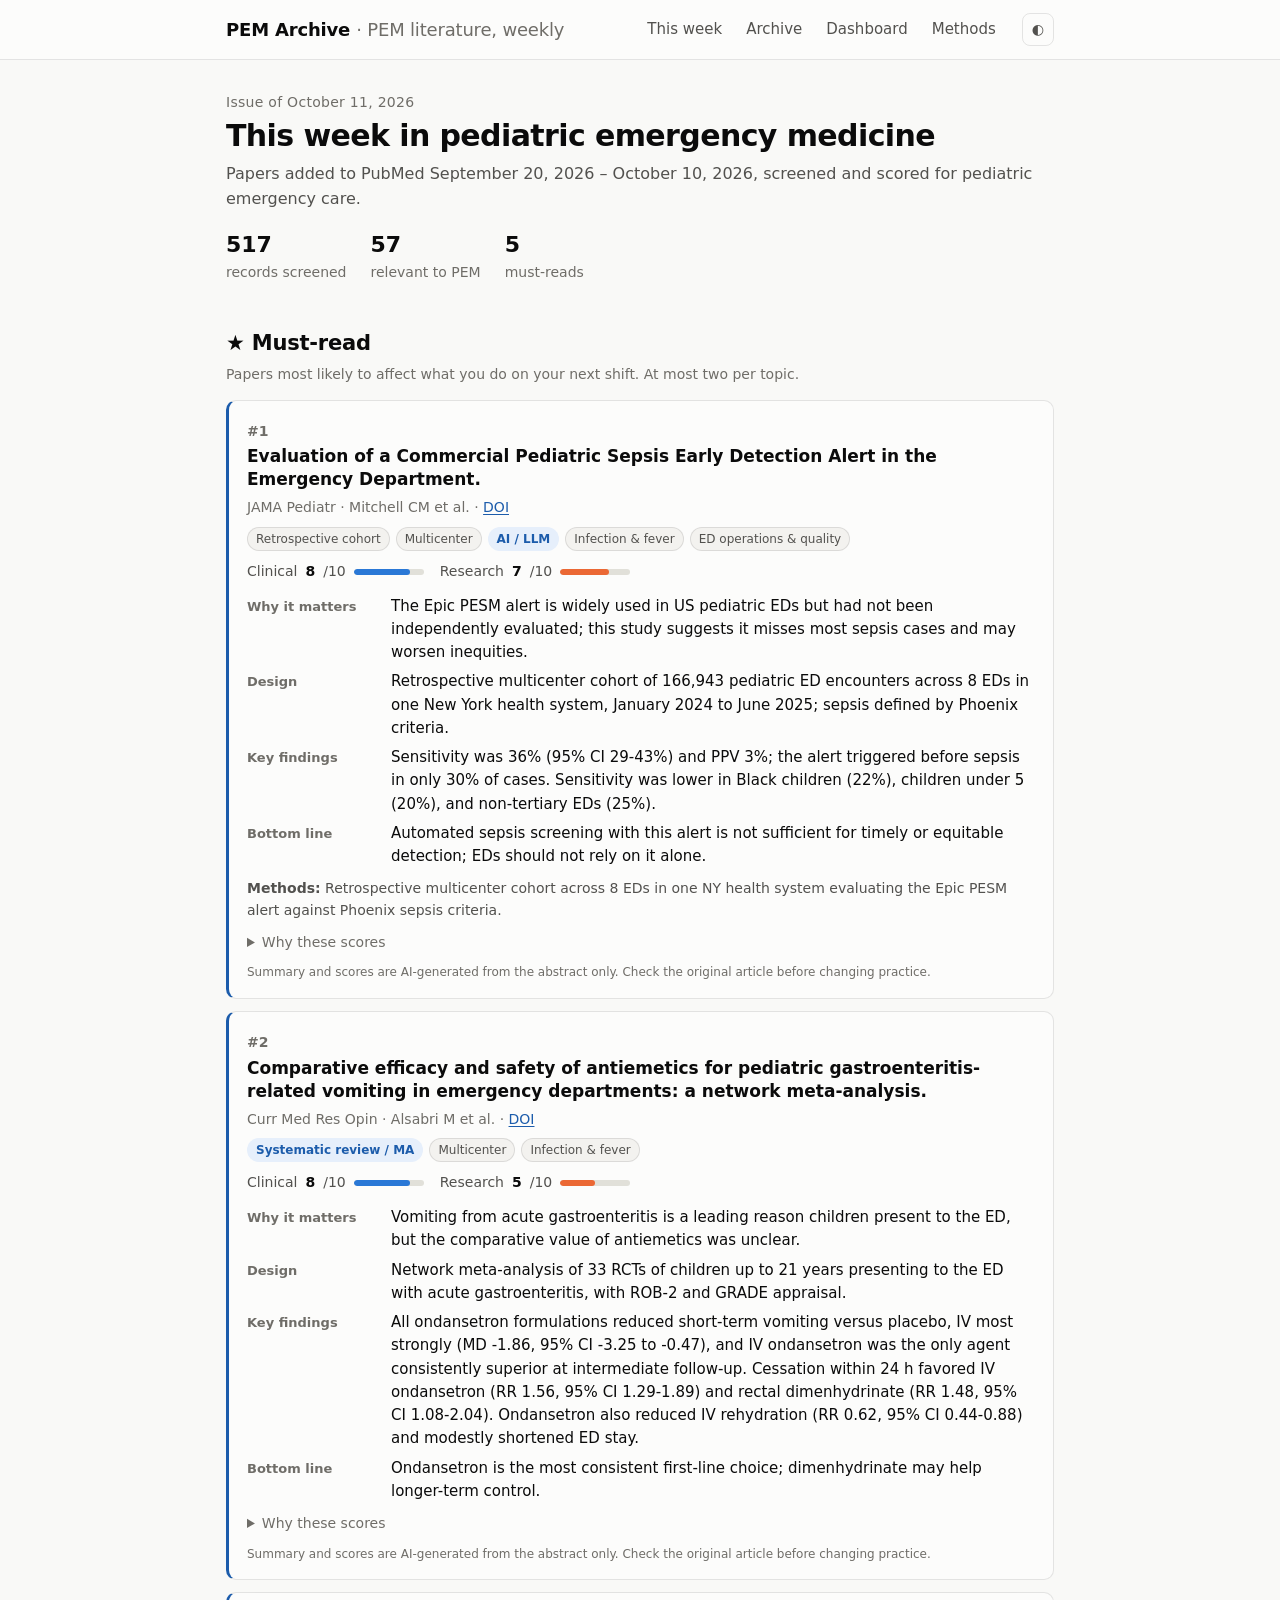
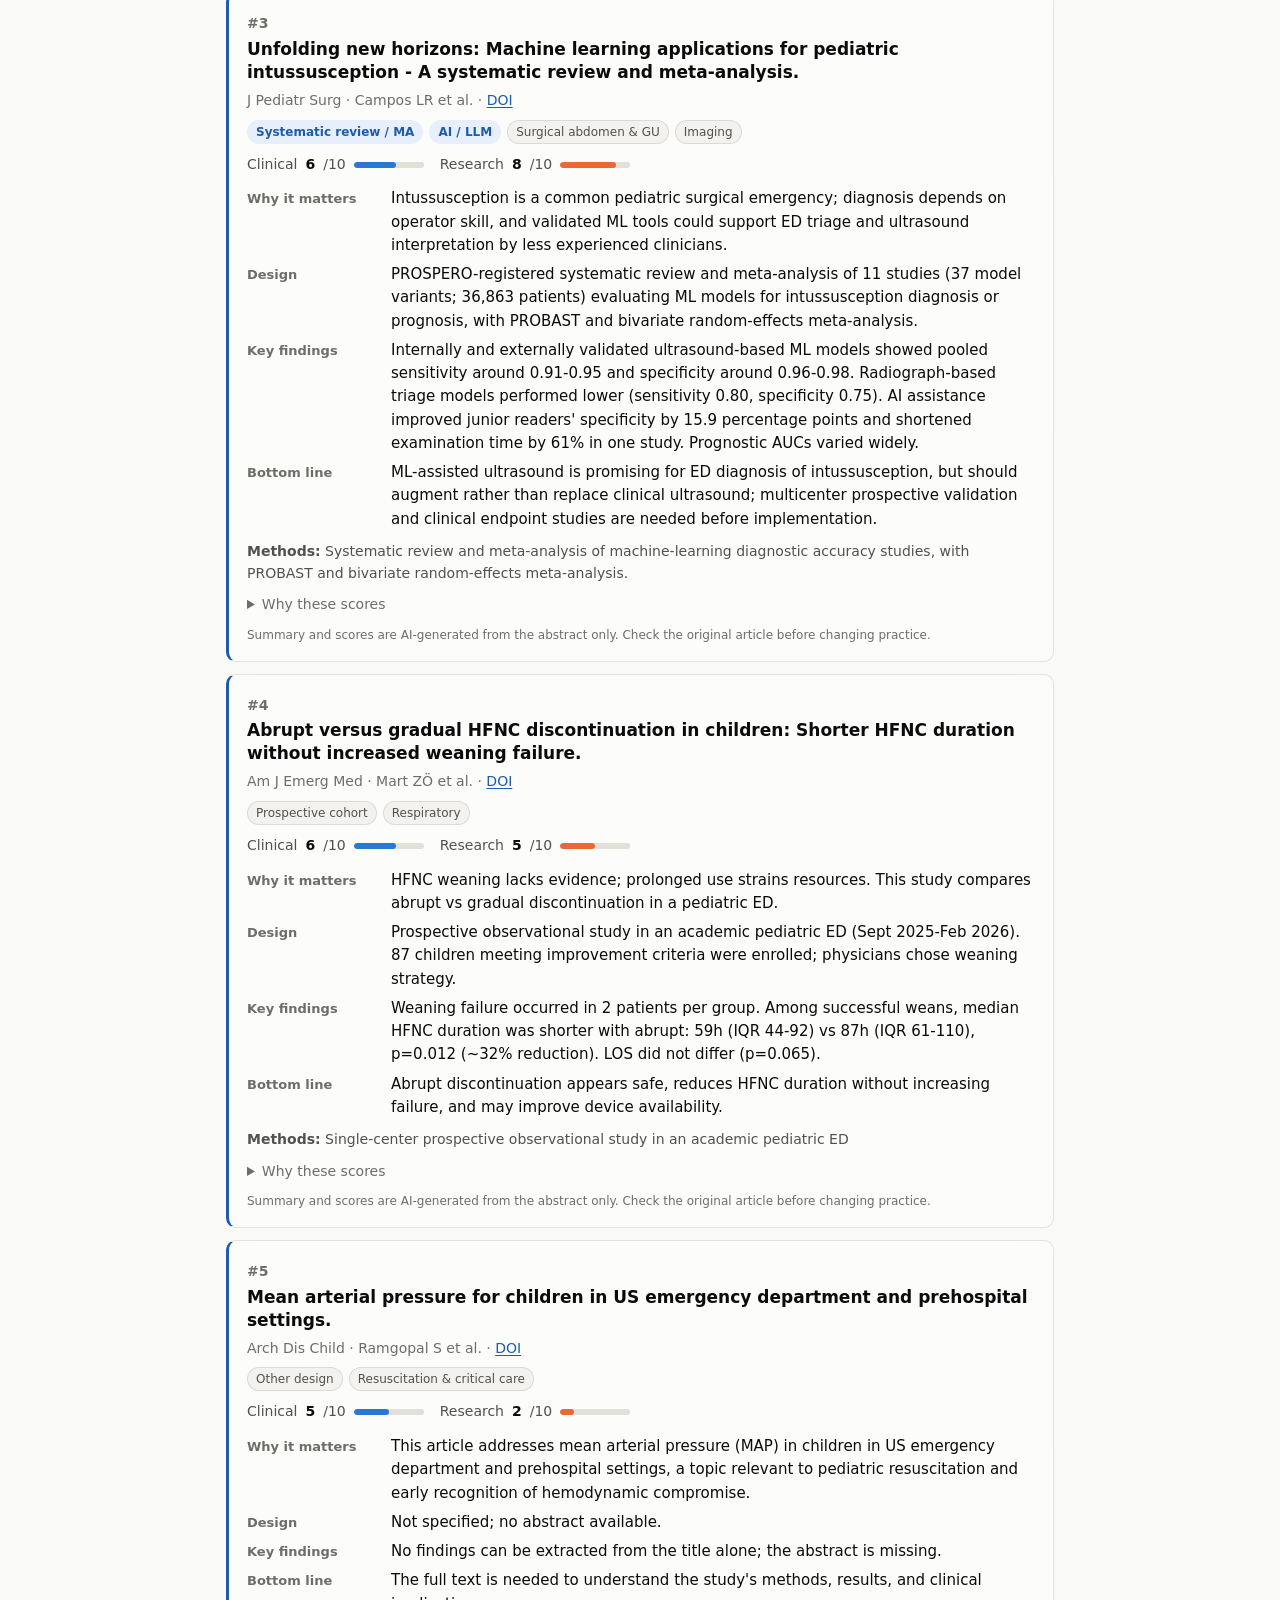
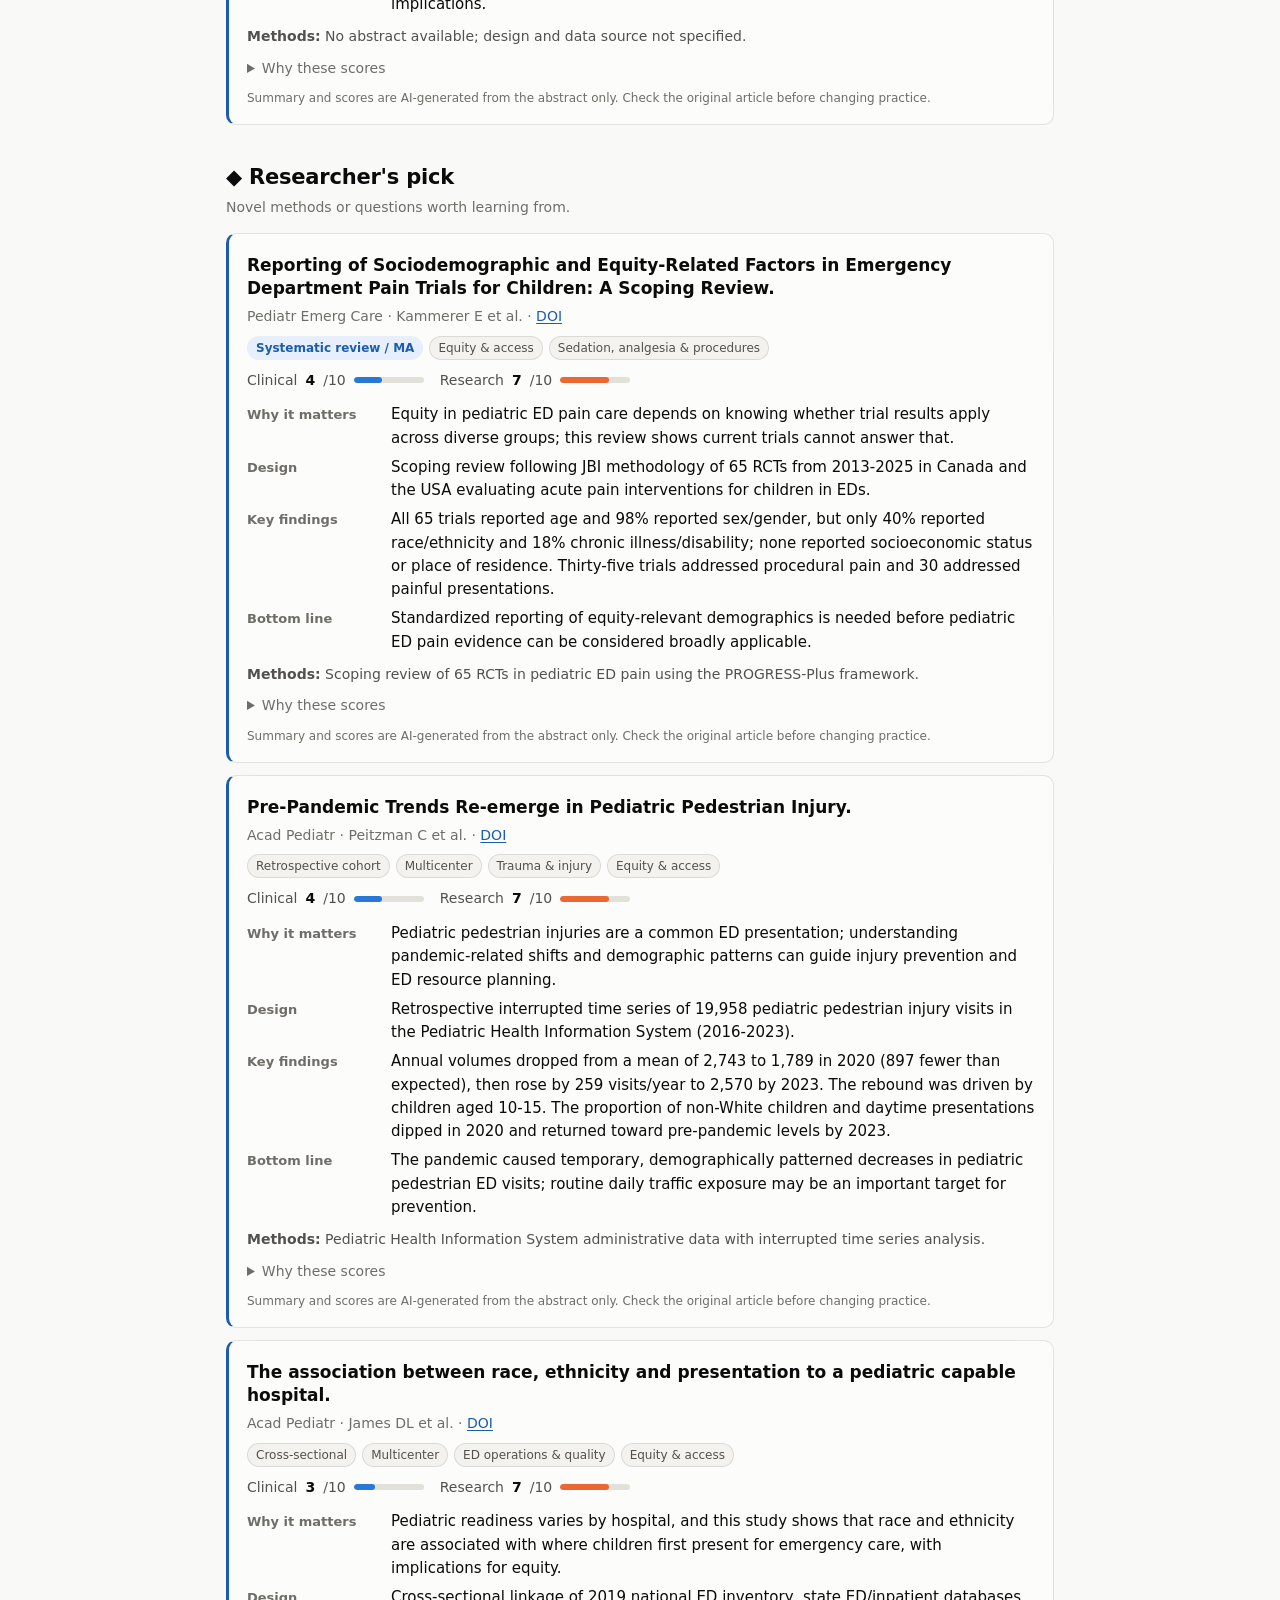
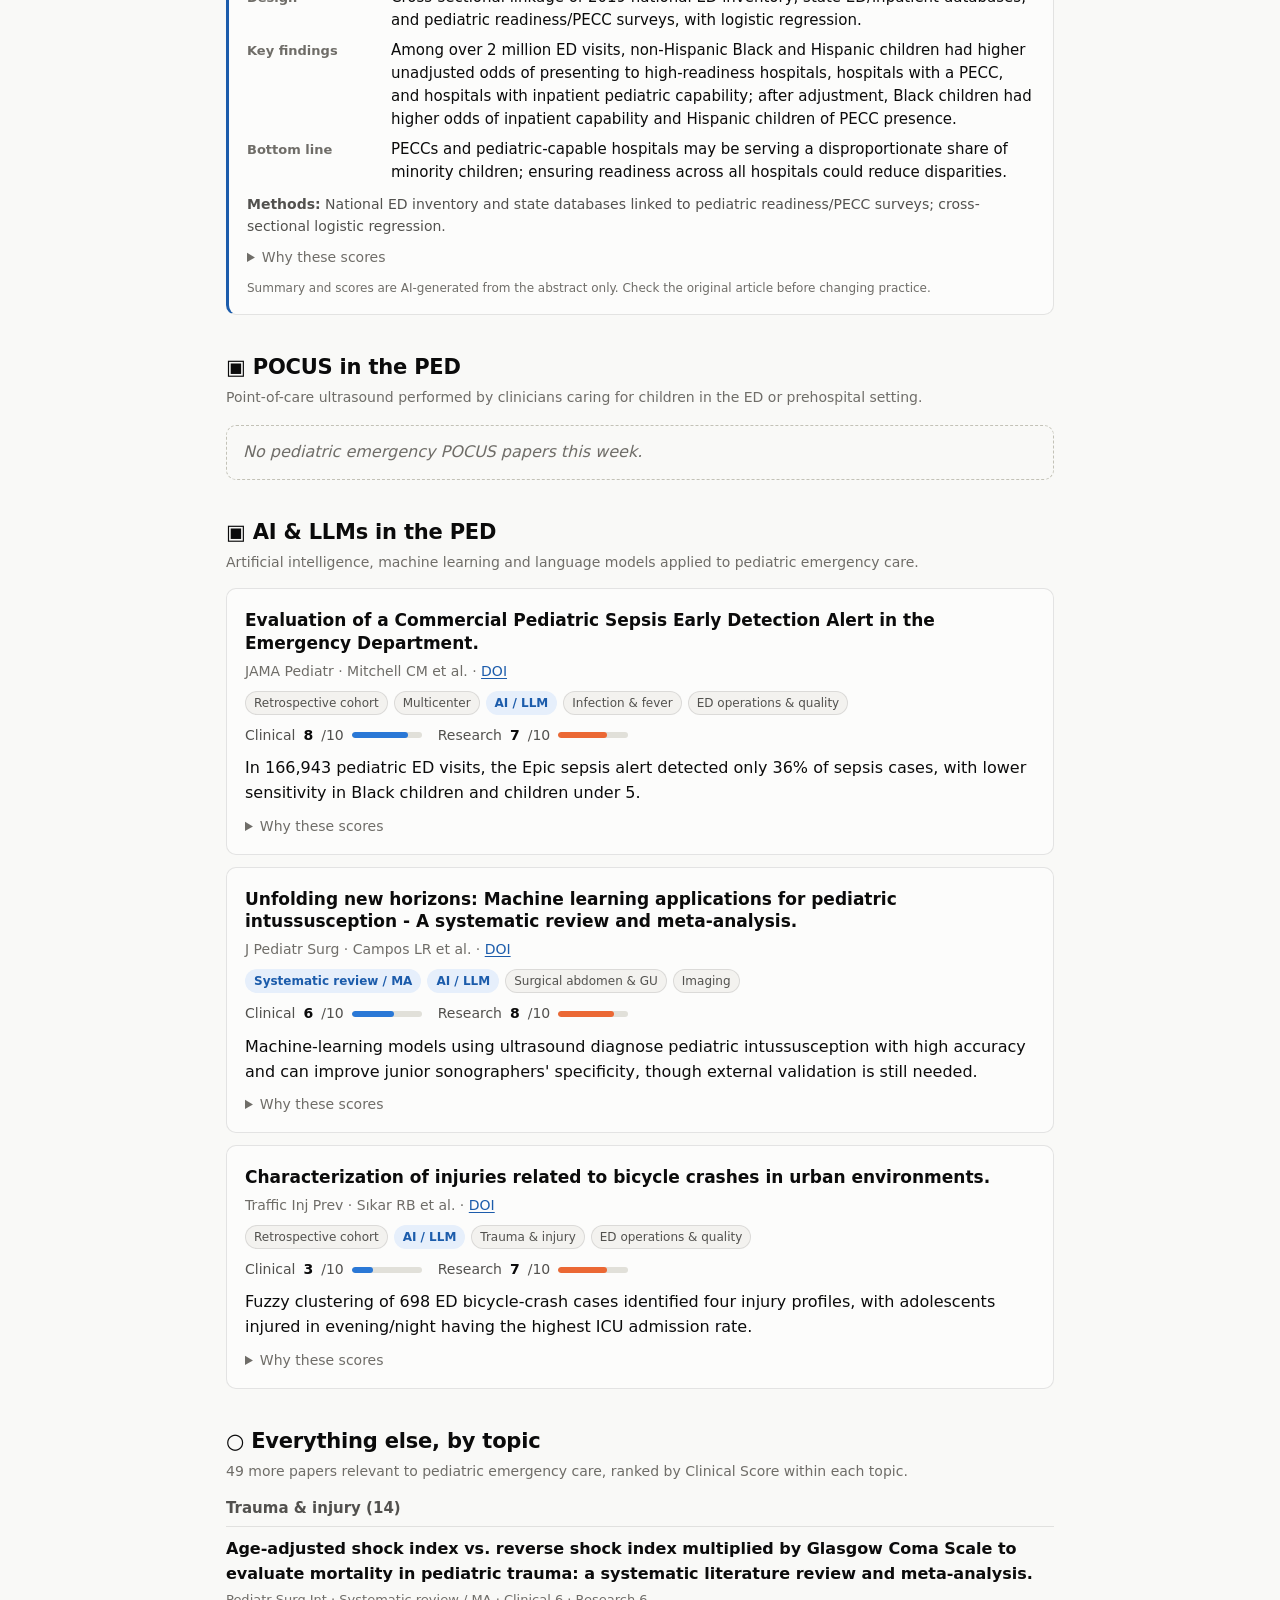
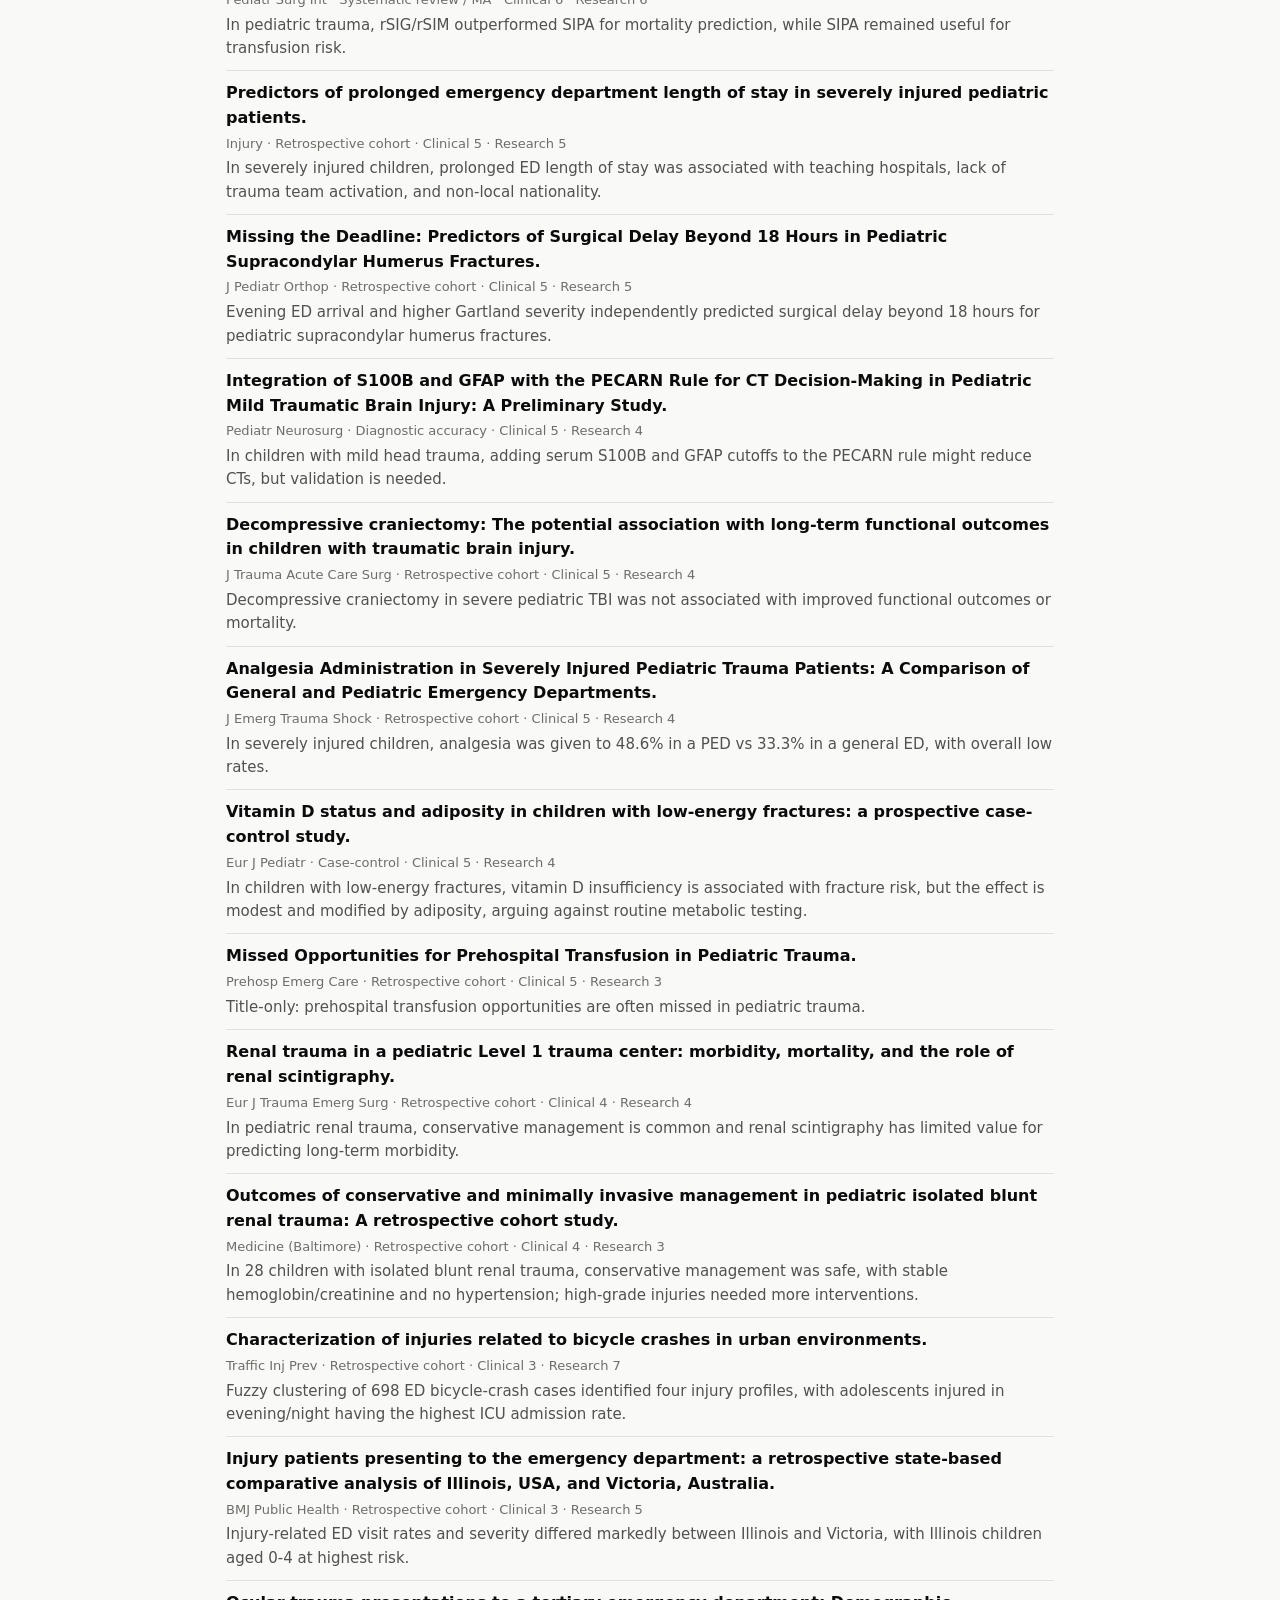
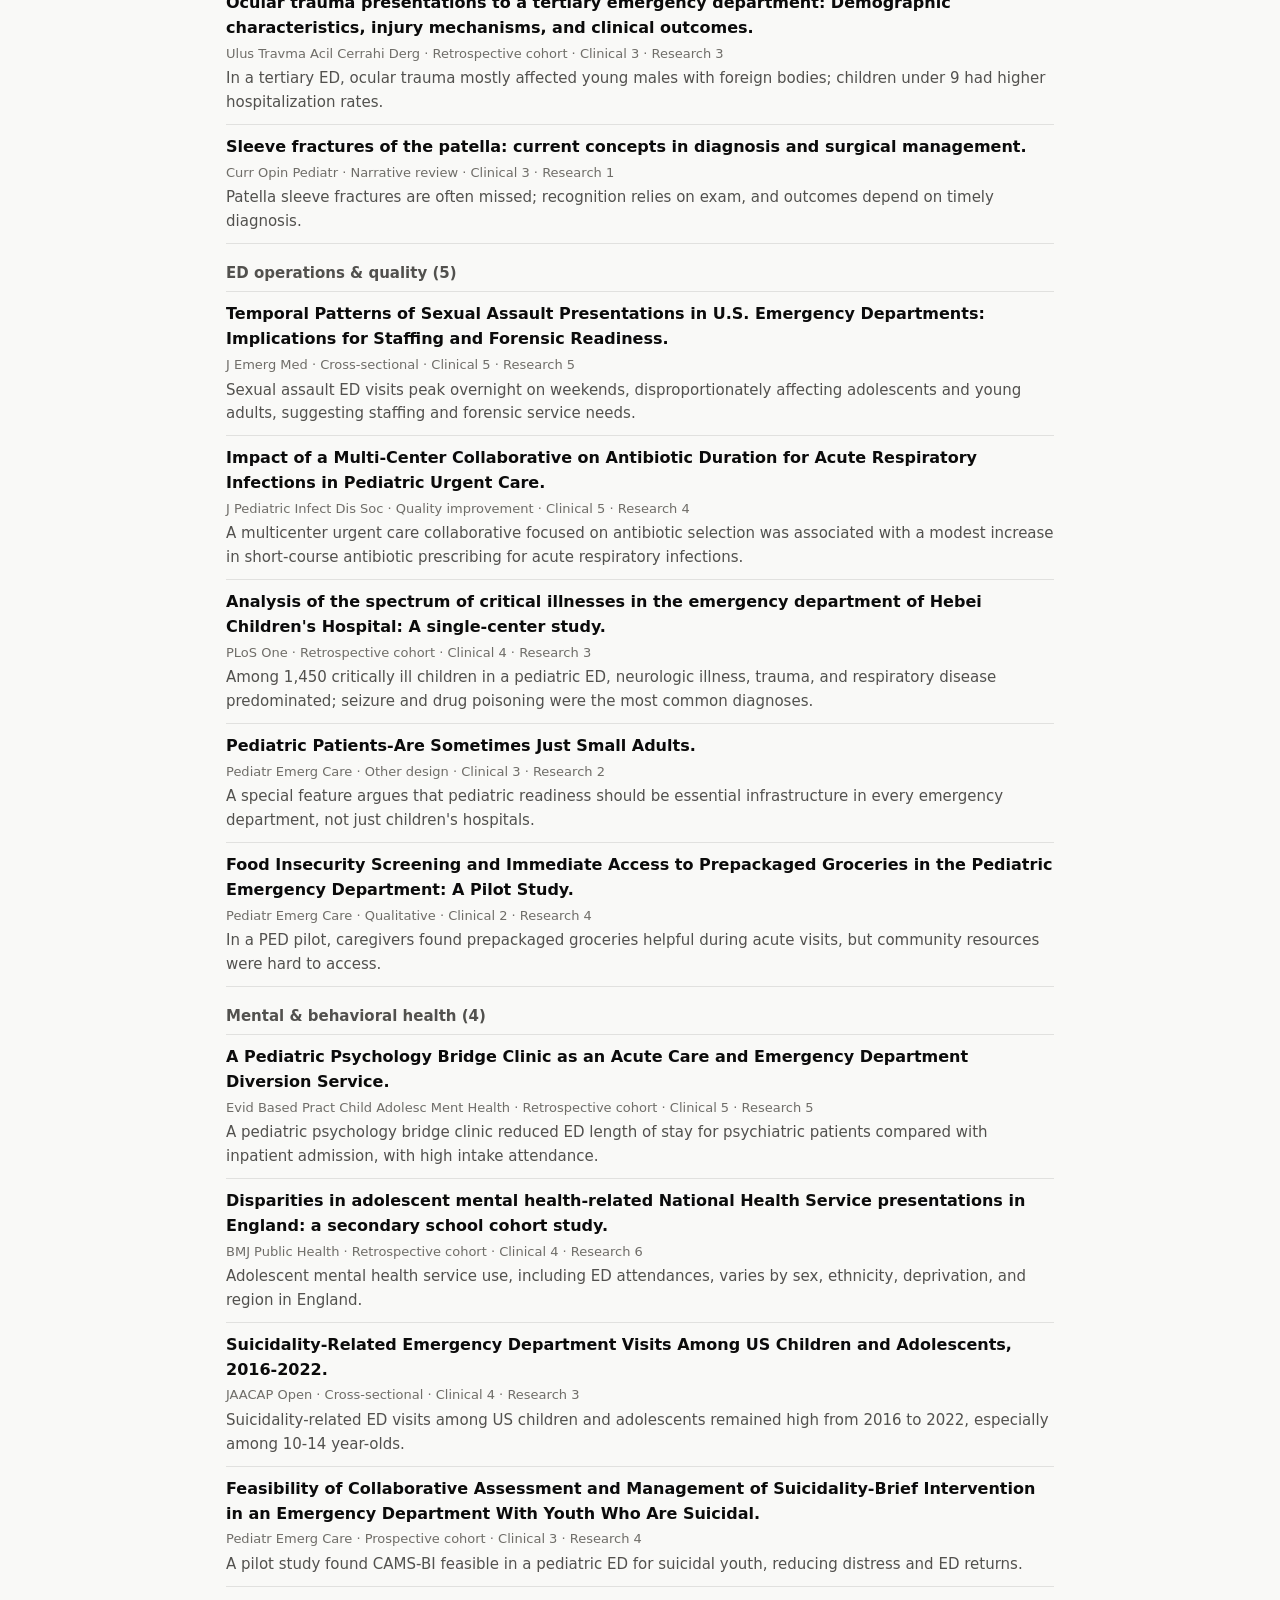
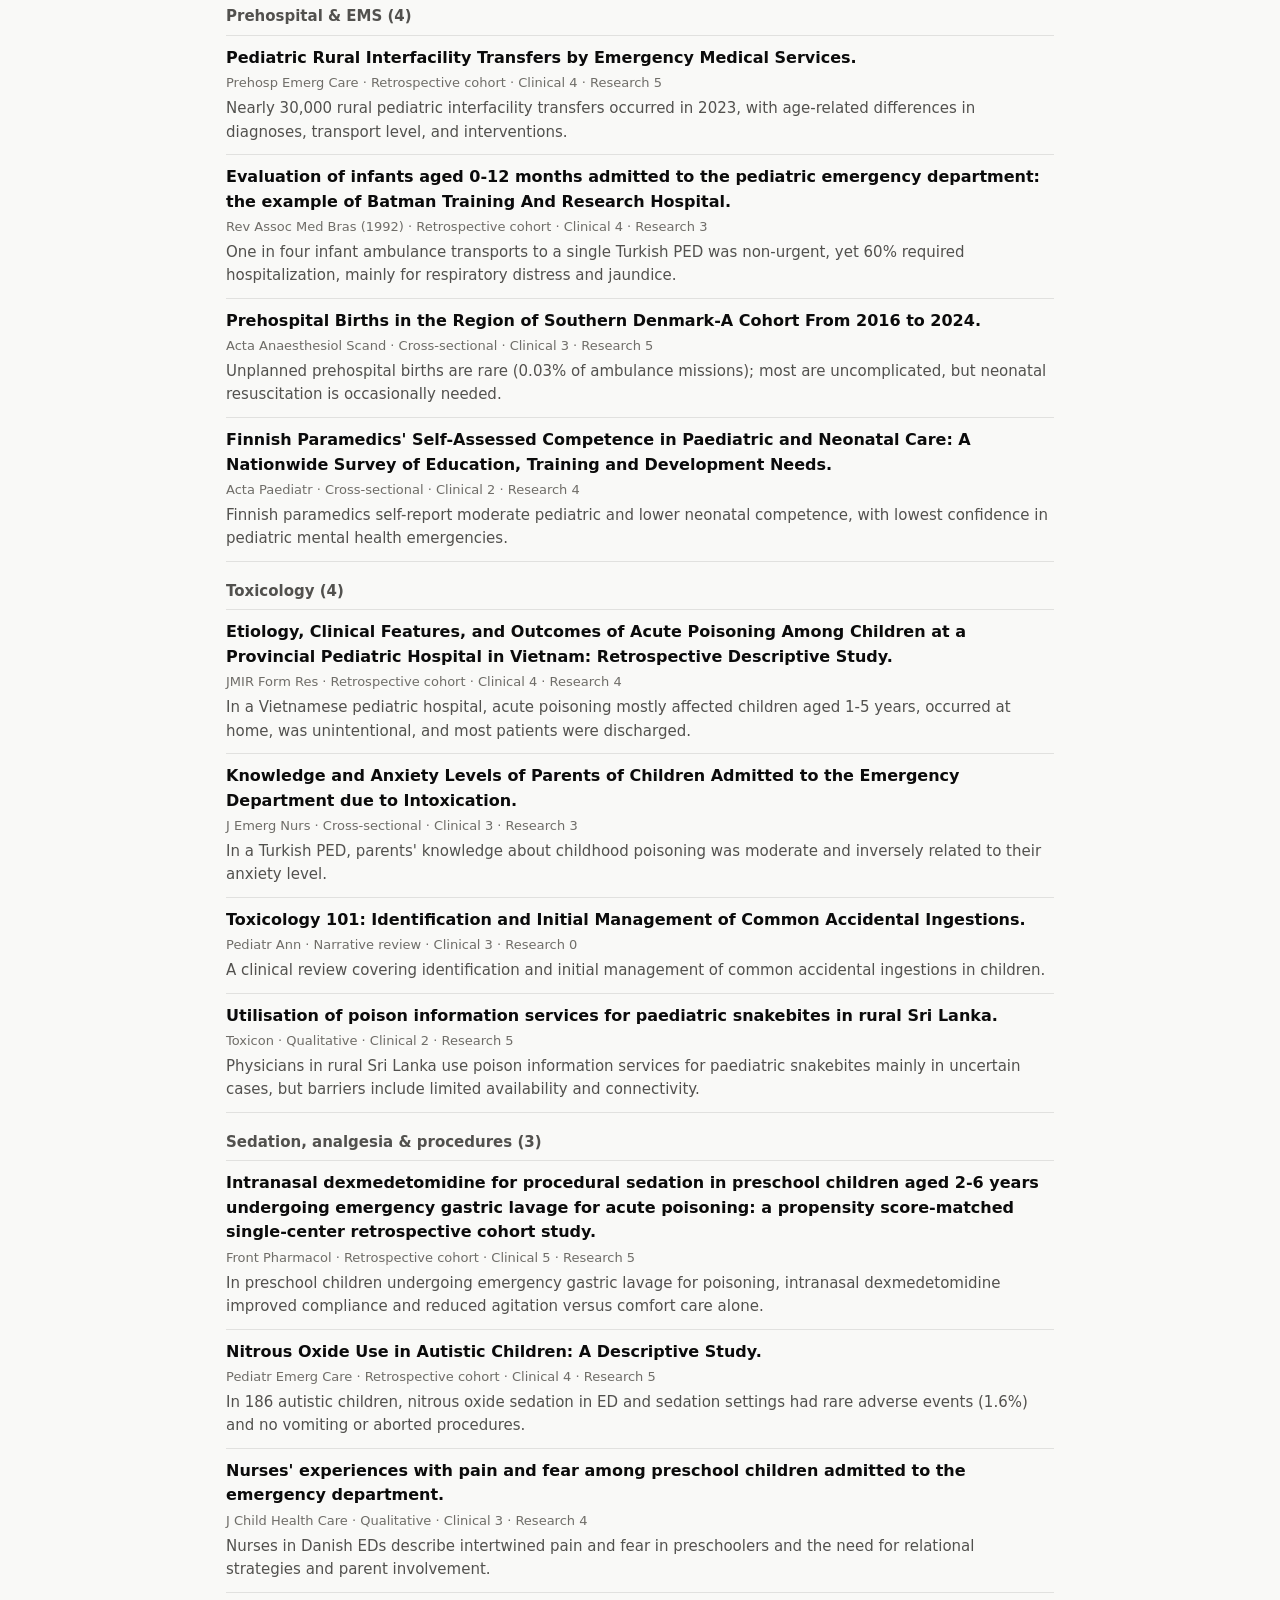
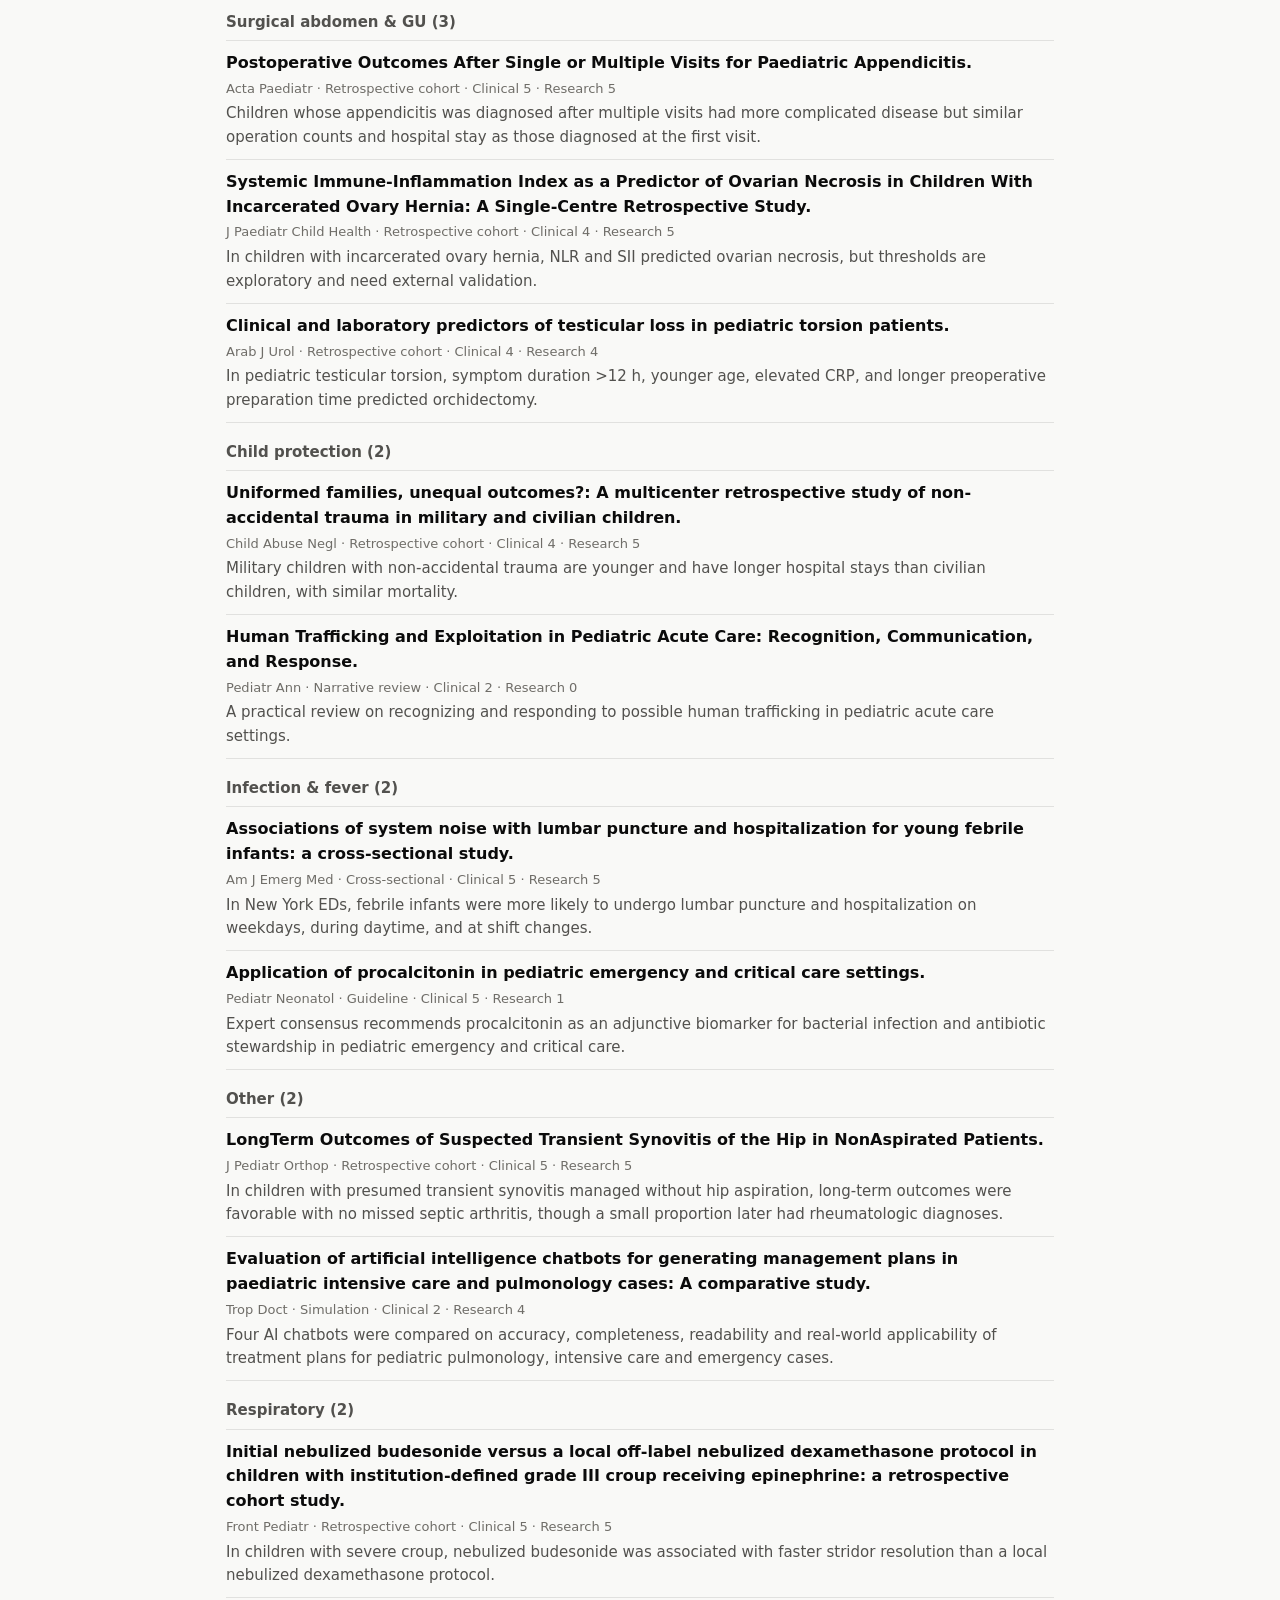
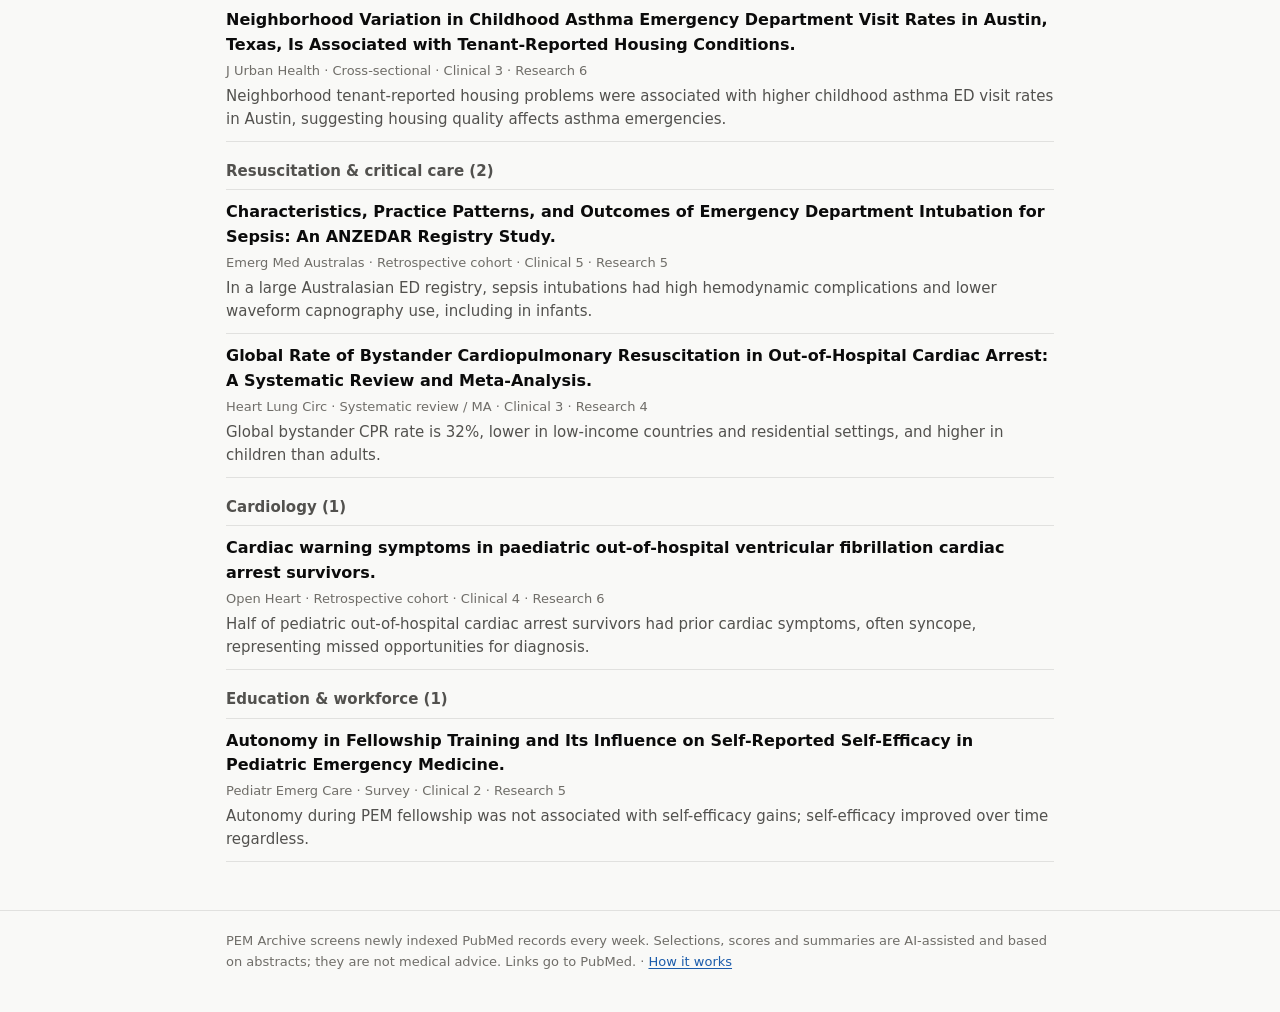
<file: docs/issues/2026-10-11.html>
<!doctype html>
<html lang="en">
<head>
<meta charset="utf-8">
<meta name="viewport" content="width=device-width, initial-scale=1">
<title>PEM Archive · October 11, 2026</title>
<meta name="description" content="Weekly must-reads in pediatric emergency medicine">
<link rel="stylesheet" href="../assets/style.css">
<script src="../assets/app.js" defer></script>
</head>
<body>
<header class="site-header"><div class="wrap">
<a class="brand" href="../index.html">PEM Archive <span>· PEM literature, weekly</span></a>
<nav class="nav" aria-label="Main"><a href="../index.html">This week</a><a href="../archive.html">Archive</a><a href="../dashboard.html">Dashboard</a><a href="../about.html">Methods</a></nav>
<button class="theme-btn" type="button" aria-label="Toggle dark mode">◐</button>
</div></header>
<main class="wrap">
<div class="issue-head">
<p class="eyebrow">Issue of October 11, 2026</p>
<h1>This week in pediatric emergency medicine</h1>
<p class="lede">Papers added to PubMed September 20, 2026 – October 10, 2026, screened and scored for pediatric emergency care.</p>
<ul class="stats"><li><b>517</b>records screened</li><li><b>57</b>relevant to PEM</li>
<li><b>5</b>must-reads</li></ul></div><section><h2>★ Must-read</h2><p class="section-note">Papers most likely to affect what you do on your next shift. At most two per topic.</p><article class="card featured">
<span class="rank">#1</span>
<h3><a href="https://pubmed.ncbi.nlm.nih.gov/42832216/">Evaluation of a Commercial Pediatric Sepsis Early Detection Alert in the Emergency Department.</a></h3>
<p class="meta">JAMA Pediatr · Mitchell CM et al. · <a href="https://doi.org/10.1001/jamapediatrics.2026.4575">DOI</a></p>
<div class="badges"><span class="badge ">Retrospective cohort</span><span class="badge ">Multicenter</span><span class="badge strong">AI / LLM</span><span class="badge ">Infection &amp; fever</span><span class="badge ">ED operations &amp; quality</span></div>
<div class="scores"><span class="score">Clinical <b>8</b>/10 <span class="meter c" aria-hidden="true"><i style="width:80%"></i></span></span><span class="score">Research <b>7</b>/10 <span class="meter r" aria-hidden="true"><i style="width:70%"></i></span></span></div>
<dl class="summary"><dt>Why it matters</dt><dd>The Epic PESM alert is widely used in US pediatric EDs but had not been independently evaluated; this study suggests it misses most sepsis cases and may worsen inequities.</dd><dt>Design</dt><dd>Retrospective multicenter cohort of 166,943 pediatric ED encounters across 8 EDs in one New York health system, January 2024 to June 2025; sepsis defined by Phoenix criteria.</dd><dt>Key findings</dt><dd>Sensitivity was 36% (95% CI 29-43%) and PPV 3%; the alert triggered before sepsis in only 30% of cases. Sensitivity was lower in Black children (22%), children under 5 (20%), and non-tertiary EDs (25%).</dd><dt>Bottom line</dt><dd>Automated sepsis screening with this alert is not sufficient for timely or equitable detection; EDs should not rely on it alone.</dd></dl>
<p class="methods"><b>Methods:</b> Retrospective multicenter cohort across 8 EDs in one NY health system evaluating the Epic PESM alert against Phoenix sepsis criteria.</p>
<details class="why"><summary>Why these scores</summary><p><b>Clinical:</b> Large multicenter evaluation of a widely used commercial sepsis alert; low sensitivity and disparities argue for rethinking automated sepsis screening in the ED.</p><p><b>Research:</b> First independent, multicenter assessment of a widely deployed commercial sepsis alert, with subgroup analyses that expose equity gaps and generate follow-up work.</p></details>
<p class="ai-note">Summary and scores are AI-generated from the abstract only. Check the original article before changing practice.</p>
</article><article class="card featured">
<span class="rank">#2</span>
<h3><a href="https://pubmed.ncbi.nlm.nih.gov/42829926/">Comparative efficacy and safety of antiemetics for pediatric gastroenteritis-related vomiting in emergency departments: a network meta-analysis.</a></h3>
<p class="meta">Curr Med Res Opin · Alsabri M et al. · <a href="https://doi.org/10.1080/03007995.2026.2734671">DOI</a></p>
<div class="badges"><span class="badge strong">Systematic review / MA</span><span class="badge ">Multicenter</span><span class="badge ">Infection &amp; fever</span></div>
<div class="scores"><span class="score">Clinical <b>8</b>/10 <span class="meter c" aria-hidden="true"><i style="width:80%"></i></span></span><span class="score">Research <b>5</b>/10 <span class="meter r" aria-hidden="true"><i style="width:50%"></i></span></span></div>
<dl class="summary"><dt>Why it matters</dt><dd>Vomiting from acute gastroenteritis is a leading reason children present to the ED, but the comparative value of antiemetics was unclear.</dd><dt>Design</dt><dd>Network meta-analysis of 33 RCTs of children up to 21 years presenting to the ED with acute gastroenteritis, with ROB-2 and GRADE appraisal.</dd><dt>Key findings</dt><dd>All ondansetron formulations reduced short-term vomiting versus placebo, IV most strongly (MD -1.86, 95% CI -3.25 to -0.47), and IV ondansetron was the only agent consistently superior at intermediate follow-up. Cessation within 24 h favored IV ondansetron (RR 1.56, 95% CI 1.29-1.89) and rectal dimenhydrinate (RR 1.48, 95% CI 1.08-2.04). Ondansetron also reduced IV rehydration (RR 0.62, 95% CI 0.44-0.88) and modestly shortened ED stay.</dd><dt>Bottom line</dt><dd>Ondansetron is the most consistent first-line choice; dimenhydrinate may help longer-term control.</dd></dl>
<details class="why"><summary>Why these scores</summary><p><b>Clinical:</b> Large network meta-analysis of RCTs on a very common ED presentation that clarifies comparative antiemetic choice and IV fluid avoidance.</p><p><b>Research:</b> Standard network meta-analysis method applied to a confirmatory comparative question, but executed with ROB-2 and GRADE appraisal across 33 trials.</p></details>
<p class="ai-note">Summary and scores are AI-generated from the abstract only. Check the original article before changing practice.</p>
</article><article class="card featured">
<span class="rank">#3</span>
<h3><a href="https://pubmed.ncbi.nlm.nih.gov/42829175/">Unfolding new horizons: Machine learning applications for pediatric intussusception - A systematic review and meta-analysis.</a></h3>
<p class="meta">J Pediatr Surg · Campos LR et al. · <a href="https://doi.org/10.1016/j.jpedsurg.2026.163518">DOI</a></p>
<div class="badges"><span class="badge strong">Systematic review / MA</span><span class="badge strong">AI / LLM</span><span class="badge ">Surgical abdomen &amp; GU</span><span class="badge ">Imaging</span></div>
<div class="scores"><span class="score">Clinical <b>6</b>/10 <span class="meter c" aria-hidden="true"><i style="width:60%"></i></span></span><span class="score">Research <b>8</b>/10 <span class="meter r" aria-hidden="true"><i style="width:80%"></i></span></span></div>
<dl class="summary"><dt>Why it matters</dt><dd>Intussusception is a common pediatric surgical emergency; diagnosis depends on operator skill, and validated ML tools could support ED triage and ultrasound interpretation by less experienced clinicians.</dd><dt>Design</dt><dd>PROSPERO-registered systematic review and meta-analysis of 11 studies (37 model variants; 36,863 patients) evaluating ML models for intussusception diagnosis or prognosis, with PROBAST and bivariate random-effects meta-analysis.</dd><dt>Key findings</dt><dd>Internally and externally validated ultrasound-based ML models showed pooled sensitivity around 0.91-0.95 and specificity around 0.96-0.98. Radiograph-based triage models performed lower (sensitivity 0.80, specificity 0.75). AI assistance improved junior readers&#x27; specificity by 15.9 percentage points and shortened examination time by 61% in one study. Prognostic AUCs varied widely.</dd><dt>Bottom line</dt><dd>ML-assisted ultrasound is promising for ED diagnosis of intussusception, but should augment rather than replace clinical ultrasound; multicenter prospective validation and clinical endpoint studies are needed before implementation.</dd></dl>
<p class="methods"><b>Methods:</b> Systematic review and meta-analysis of machine-learning diagnostic accuracy studies, with PROBAST and bivariate random-effects meta-analysis.</p>
<details class="why"><summary>Why these scores</summary><p><b>Clinical:</b> Supports ED diagnostic decisions for intussusception by showing ML-assisted ultrasound is accurate and can help less experienced readers, though external validation and clinical endpoint data are still needed.</p><p><b>Research:</b> First meta-analysis of ML diagnostic models for pediatric intussusception, with PROBAST-based risk-of-bias assessment, publication bias evaluation, and clear recommendations for prospective validation.</p></details>
<p class="ai-note">Summary and scores are AI-generated from the abstract only. Check the original article before changing practice.</p>
</article><article class="card featured">
<span class="rank">#4</span>
<h3><a href="https://pubmed.ncbi.nlm.nih.gov/42837916/">Abrupt versus gradual HFNC discontinuation in children: Shorter HFNC duration without increased weaning failure.</a></h3>
<p class="meta">Am J Emerg Med · Mart ZÖ et al. · <a href="https://doi.org/10.1016/j.ajem.2026.09.050">DOI</a></p>
<div class="badges"><span class="badge ">Prospective cohort</span><span class="badge ">Respiratory</span></div>
<div class="scores"><span class="score">Clinical <b>6</b>/10 <span class="meter c" aria-hidden="true"><i style="width:60%"></i></span></span><span class="score">Research <b>5</b>/10 <span class="meter r" aria-hidden="true"><i style="width:50%"></i></span></span></div>
<dl class="summary"><dt>Why it matters</dt><dd>HFNC weaning lacks evidence; prolonged use strains resources. This study compares abrupt vs gradual discontinuation in a pediatric ED.</dd><dt>Design</dt><dd>Prospective observational study in an academic pediatric ED (Sept 2025-Feb 2026). 87 children meeting improvement criteria were enrolled; physicians chose weaning strategy.</dd><dt>Key findings</dt><dd>Weaning failure occurred in 2 patients per group. Among successful weans, median HFNC duration was shorter with abrupt: 59h (IQR 44-92) vs 87h (IQR 61-110), p=0.012 (~32% reduction). LOS did not differ (p=0.065).</dd><dt>Bottom line</dt><dd>Abrupt discontinuation appears safe, reduces HFNC duration without increasing failure, and may improve device availability.</dd></dl>
<p class="methods"><b>Methods:</b> Single-center prospective observational study in an academic pediatric ED</p>
<details class="why"><summary>Why these scores</summary><p><b>Clinical:</b> Suggests abrupt HFNC weaning is non-inferior and shorter, but needs confirmation in RCT.</p><p><b>Research:</b> Prospective comparison of weaning strategies; non-randomized but clinically relevant.</p></details>
<p class="ai-note">Summary and scores are AI-generated from the abstract only. Check the original article before changing practice.</p>
</article><article class="card featured">
<span class="rank">#5</span>
<h3><a href="https://pubmed.ncbi.nlm.nih.gov/42838724/">Mean arterial pressure for children in US emergency department and prehospital settings.</a></h3>
<p class="meta">Arch Dis Child · Ramgopal S et al. · <a href="https://doi.org/10.1136/archdischild-2026-330623">DOI</a></p>
<div class="badges"><span class="badge ">Other design</span><span class="badge ">Resuscitation &amp; critical care</span></div>
<div class="scores"><span class="score">Clinical <b>5</b>/10 <span class="meter c" aria-hidden="true"><i style="width:50%"></i></span></span><span class="score">Research <b>2</b>/10 <span class="meter r" aria-hidden="true"><i style="width:20%"></i></span></span></div>
<dl class="summary"><dt>Why it matters</dt><dd>This article addresses mean arterial pressure (MAP) in children in US emergency department and prehospital settings, a topic relevant to pediatric resuscitation and early recognition of hemodynamic compromise.</dd><dt>Design</dt><dd>Not specified; no abstract available.</dd><dt>Key findings</dt><dd>No findings can be extracted from the title alone; the abstract is missing.</dd><dt>Bottom line</dt><dd>The full text is needed to understand the study&#x27;s methods, results, and clinical implications.</dd></dl>
<p class="methods"><b>Methods:</b> No abstract available; design and data source not specified.</p>
<details class="why"><summary>Why these scores</summary><p><b>Clinical:</b> Title only; likely provides normative MAP data that could inform ED and prehospital assessment.</p><p><b>Research:</b> Title only; standard descriptive study, no abstract to assess methods.</p></details>
<p class="ai-note">Summary and scores are AI-generated from the abstract only. Check the original article before changing practice.</p>
</article></section><section><h2>◆ Researcher's pick</h2><p class="section-note">Novel methods or questions worth learning from.</p><article class="card featured">

<h3><a href="https://pubmed.ncbi.nlm.nih.gov/42839833/">Reporting of Sociodemographic and Equity-Related Factors in Emergency Department Pain Trials for Children: A Scoping Review.</a></h3>
<p class="meta">Pediatr Emerg Care · Kammerer E et al. · <a href="https://doi.org/10.1097/PEC.0000000000003717">DOI</a></p>
<div class="badges"><span class="badge strong">Systematic review / MA</span><span class="badge ">Equity &amp; access</span><span class="badge ">Sedation, analgesia &amp; procedures</span></div>
<div class="scores"><span class="score">Clinical <b>4</b>/10 <span class="meter c" aria-hidden="true"><i style="width:40%"></i></span></span><span class="score">Research <b>7</b>/10 <span class="meter r" aria-hidden="true"><i style="width:70%"></i></span></span></div>
<dl class="summary"><dt>Why it matters</dt><dd>Equity in pediatric ED pain care depends on knowing whether trial results apply across diverse groups; this review shows current trials cannot answer that.</dd><dt>Design</dt><dd>Scoping review following JBI methodology of 65 RCTs from 2013-2025 in Canada and the USA evaluating acute pain interventions for children in EDs.</dd><dt>Key findings</dt><dd>All 65 trials reported age and 98% reported sex/gender, but only 40% reported race/ethnicity and 18% chronic illness/disability; none reported socioeconomic status or place of residence. Thirty-five trials addressed procedural pain and 30 addressed painful presentations.</dd><dt>Bottom line</dt><dd>Standardized reporting of equity-relevant demographics is needed before pediatric ED pain evidence can be considered broadly applicable.</dd></dl>
<p class="methods"><b>Methods:</b> Scoping review of 65 RCTs in pediatric ED pain using the PROGRESS-Plus framework.</p>
<details class="why"><summary>Why these scores</summary><p><b>Clinical:</b> This is a research-reporting scoping review rather than a clinical intervention study, so it informs research standards more than immediate bedside decisions.</p><p><b>Research:</b> Applies the PROGRESS-Plus equity framework to a defined body of pediatric ED pain RCTs and quantifies reporting gaps with systematic methods.</p></details>
<p class="ai-note">Summary and scores are AI-generated from the abstract only. Check the original article before changing practice.</p>
</article><article class="card featured">

<h3><a href="https://pubmed.ncbi.nlm.nih.gov/42843626/">Pre-Pandemic Trends Re-emerge in Pediatric Pedestrian Injury.</a></h3>
<p class="meta">Acad Pediatr · Peitzman C et al. · <a href="https://doi.org/10.1016/j.acap.2026.103443">DOI</a></p>
<div class="badges"><span class="badge ">Retrospective cohort</span><span class="badge ">Multicenter</span><span class="badge ">Trauma &amp; injury</span><span class="badge ">Equity &amp; access</span></div>
<div class="scores"><span class="score">Clinical <b>4</b>/10 <span class="meter c" aria-hidden="true"><i style="width:40%"></i></span></span><span class="score">Research <b>7</b>/10 <span class="meter r" aria-hidden="true"><i style="width:70%"></i></span></span></div>
<dl class="summary"><dt>Why it matters</dt><dd>Pediatric pedestrian injuries are a common ED presentation; understanding pandemic-related shifts and demographic patterns can guide injury prevention and ED resource planning.</dd><dt>Design</dt><dd>Retrospective interrupted time series of 19,958 pediatric pedestrian injury visits in the Pediatric Health Information System (2016-2023).</dd><dt>Key findings</dt><dd>Annual volumes dropped from a mean of 2,743 to 1,789 in 2020 (897 fewer than expected), then rose by 259 visits/year to 2,570 by 2023. The rebound was driven by children aged 10-15. The proportion of non-White children and daytime presentations dipped in 2020 and returned toward pre-pandemic levels by 2023.</dd><dt>Bottom line</dt><dd>The pandemic caused temporary, demographically patterned decreases in pediatric pedestrian ED visits; routine daily traffic exposure may be an important target for prevention.</dd></dl>
<p class="methods"><b>Methods:</b> Pediatric Health Information System administrative data with interrupted time series analysis.</p>
<details class="why"><summary>Why these scores</summary><p><b>Clinical:</b> Provides epidemiological trend data on pediatric pedestrian ED visits but does not directly change acute management.</p><p><b>Research:</b> Uses interrupted time series on a large multicenter pediatric ED administrative database to characterize pandemic-related changes and disparities.</p></details>
<p class="ai-note">Summary and scores are AI-generated from the abstract only. Check the original article before changing practice.</p>
</article><article class="card featured">

<h3><a href="https://pubmed.ncbi.nlm.nih.gov/42843627/">The association between race, ethnicity and presentation to a pediatric capable hospital.</a></h3>
<p class="meta">Acad Pediatr · James DL et al. · <a href="https://doi.org/10.1016/j.acap.2026.103466">DOI</a></p>
<div class="badges"><span class="badge ">Cross-sectional</span><span class="badge ">Multicenter</span><span class="badge ">ED operations &amp; quality</span><span class="badge ">Equity &amp; access</span></div>
<div class="scores"><span class="score">Clinical <b>3</b>/10 <span class="meter c" aria-hidden="true"><i style="width:30%"></i></span></span><span class="score">Research <b>7</b>/10 <span class="meter r" aria-hidden="true"><i style="width:70%"></i></span></span></div>
<dl class="summary"><dt>Why it matters</dt><dd>Pediatric readiness varies by hospital, and this study shows that race and ethnicity are associated with where children first present for emergency care, with implications for equity.</dd><dt>Design</dt><dd>Cross-sectional linkage of 2019 national ED inventory, state ED/inpatient databases, and pediatric readiness/PECC surveys, with logistic regression.</dd><dt>Key findings</dt><dd>Among over 2 million ED visits, non-Hispanic Black and Hispanic children had higher unadjusted odds of presenting to high-readiness hospitals, hospitals with a PECC, and hospitals with inpatient pediatric capability; after adjustment, Black children had higher odds of inpatient capability and Hispanic children of PECC presence.</dd><dt>Bottom line</dt><dd>PECCs and pediatric-capable hospitals may be serving a disproportionate share of minority children; ensuring readiness across all hospitals could reduce disparities.</dd></dl>
<p class="methods"><b>Methods:</b> National ED inventory and state databases linked to pediatric readiness/PECC surveys; cross-sectional logistic regression.</p>
<details class="why"><summary>Why these scores</summary><p><b>Clinical:</b> Large administrative equity study that informs policy and ED readiness planning rather than a direct bedside decision.</p><p><b>Research:</b> Novel linkage of national ED inventory data with pediatric readiness and PECC surveys to examine disparities in access to pediatric-capable EDs, with large sample and adjusted analyses.</p></details>
<p class="ai-note">Summary and scores are AI-generated from the abstract only. Check the original article before changing practice.</p>
</article></section><section><h2>▣ POCUS in the PED</h2><p class="section-note">Point-of-care ultrasound performed by clinicians caring for children in the ED or prehospital setting.</p><p class="empty">No pediatric emergency POCUS papers this week.</p></section><section><h2>▣ AI & LLMs in the PED</h2><p class="section-note">Artificial intelligence, machine learning and language models applied to pediatric emergency care.</p><article class="card">

<h3><a href="https://pubmed.ncbi.nlm.nih.gov/42832216/">Evaluation of a Commercial Pediatric Sepsis Early Detection Alert in the Emergency Department.</a></h3>
<p class="meta">JAMA Pediatr · Mitchell CM et al. · <a href="https://doi.org/10.1001/jamapediatrics.2026.4575">DOI</a></p>
<div class="badges"><span class="badge ">Retrospective cohort</span><span class="badge ">Multicenter</span><span class="badge strong">AI / LLM</span><span class="badge ">Infection &amp; fever</span><span class="badge ">ED operations &amp; quality</span></div>
<div class="scores"><span class="score">Clinical <b>8</b>/10 <span class="meter c" aria-hidden="true"><i style="width:80%"></i></span></span><span class="score">Research <b>7</b>/10 <span class="meter r" aria-hidden="true"><i style="width:70%"></i></span></span></div>
<p class="one-line">In 166,943 pediatric ED visits, the Epic sepsis alert detected only 36% of sepsis cases, with lower sensitivity in Black children and children under 5.</p>
<details class="why"><summary>Why these scores</summary><p><b>Clinical:</b> Large multicenter evaluation of a widely used commercial sepsis alert; low sensitivity and disparities argue for rethinking automated sepsis screening in the ED.</p><p><b>Research:</b> First independent, multicenter assessment of a widely deployed commercial sepsis alert, with subgroup analyses that expose equity gaps and generate follow-up work.</p></details>
</article><article class="card">

<h3><a href="https://pubmed.ncbi.nlm.nih.gov/42829175/">Unfolding new horizons: Machine learning applications for pediatric intussusception - A systematic review and meta-analysis.</a></h3>
<p class="meta">J Pediatr Surg · Campos LR et al. · <a href="https://doi.org/10.1016/j.jpedsurg.2026.163518">DOI</a></p>
<div class="badges"><span class="badge strong">Systematic review / MA</span><span class="badge strong">AI / LLM</span><span class="badge ">Surgical abdomen &amp; GU</span><span class="badge ">Imaging</span></div>
<div class="scores"><span class="score">Clinical <b>6</b>/10 <span class="meter c" aria-hidden="true"><i style="width:60%"></i></span></span><span class="score">Research <b>8</b>/10 <span class="meter r" aria-hidden="true"><i style="width:80%"></i></span></span></div>
<p class="one-line">Machine-learning models using ultrasound diagnose pediatric intussusception with high accuracy and can improve junior sonographers&#x27; specificity, though external validation is still needed.</p>
<details class="why"><summary>Why these scores</summary><p><b>Clinical:</b> Supports ED diagnostic decisions for intussusception by showing ML-assisted ultrasound is accurate and can help less experienced readers, though external validation and clinical endpoint data are still needed.</p><p><b>Research:</b> First meta-analysis of ML diagnostic models for pediatric intussusception, with PROBAST-based risk-of-bias assessment, publication bias evaluation, and clear recommendations for prospective validation.</p></details>
</article><article class="card">

<h3><a href="https://pubmed.ncbi.nlm.nih.gov/42831767/">Characterization of injuries related to bicycle crashes in urban environments.</a></h3>
<p class="meta">Traffic Inj Prev · Sıkar RB et al. · <a href="https://doi.org/10.1080/15389588.2026.2739460">DOI</a></p>
<div class="badges"><span class="badge ">Retrospective cohort</span><span class="badge strong">AI / LLM</span><span class="badge ">Trauma &amp; injury</span><span class="badge ">ED operations &amp; quality</span></div>
<div class="scores"><span class="score">Clinical <b>3</b>/10 <span class="meter c" aria-hidden="true"><i style="width:30%"></i></span></span><span class="score">Research <b>7</b>/10 <span class="meter r" aria-hidden="true"><i style="width:70%"></i></span></span></div>
<p class="one-line">Fuzzy clustering of 698 ED bicycle-crash cases identified four injury profiles, with adolescents injured in evening/night having the highest ICU admission rate.</p>
<details class="why"><summary>Why these scores</summary><p><b>Clinical:</b> Exploratory clustering of ED bicycle injury cases; may inform triage and prevention but no direct clinical decision impact.</p><p><b>Research:</b> Applies fuzzy clustering with SHAP to ED injury surveillance, an uncommon approach in PEM, but single-center and exploratory.</p></details>
</article></section><section><h2>○ Everything else, by topic</h2><p class="section-note">49 more papers relevant to pediatric emergency care, ranked by Clinical Score within each topic.</p><div class="topic-group"><h3>Trauma &amp; injury (14)</h3><ul class="compact"><li><a class="t" href="https://pubmed.ncbi.nlm.nih.gov/42848028/">Age-adjusted shock index vs. reverse shock index multiplied by Glasgow Coma Scale to evaluate mortality in pediatric trauma: a systematic literature review and meta-analysis.</a><br><span class="m">Pediatr Surg Int · Systematic review / MA · Clinical 6 · Research 6</span><p>In pediatric trauma, rSIG/rSIM outperformed SIPA for mortality prediction, while SIPA remained useful for transfusion risk.</p></li><li><a class="t" href="https://pubmed.ncbi.nlm.nih.gov/42837755/">Predictors of prolonged emergency department length of stay in severely injured pediatric patients.</a><br><span class="m">Injury · Retrospective cohort · Clinical 5 · Research 5</span><p>In severely injured children, prolonged ED length of stay was associated with teaching hospitals, lack of trauma team activation, and non-local nationality.</p></li><li><a class="t" href="https://pubmed.ncbi.nlm.nih.gov/42830572/">Missing the Deadline: Predictors of Surgical Delay Beyond 18 Hours in Pediatric Supracondylar Humerus Fractures.</a><br><span class="m">J Pediatr Orthop · Retrospective cohort · Clinical 5 · Research 5</span><p>Evening ED arrival and higher Gartland severity independently predicted surgical delay beyond 18 hours for pediatric supracondylar humerus fractures.</p></li><li><a class="t" href="https://pubmed.ncbi.nlm.nih.gov/42853777/">Integration of S100B and GFAP with the PECARN Rule for CT Decision-Making in Pediatric Mild Traumatic Brain Injury: A Preliminary Study.</a><br><span class="m">Pediatr Neurosurg · Diagnostic accuracy · Clinical 5 · Research 4</span><p>In children with mild head trauma, adding serum S100B and GFAP cutoffs to the PECARN rule might reduce CTs, but validation is needed.</p></li><li><a class="t" href="https://pubmed.ncbi.nlm.nih.gov/42853259/">Decompressive craniectomy: The potential association with long-term functional outcomes in children with traumatic brain injury.</a><br><span class="m">J Trauma Acute Care Surg · Retrospective cohort · Clinical 5 · Research 4</span><p>Decompressive craniectomy in severe pediatric TBI was not associated with improved functional outcomes or mortality.</p></li><li><a class="t" href="https://pubmed.ncbi.nlm.nih.gov/42852145/">Analgesia Administration in Severely Injured Pediatric Trauma Patients: A Comparison of General and Pediatric Emergency Departments.</a><br><span class="m">J Emerg Trauma Shock · Retrospective cohort · Clinical 5 · Research 4</span><p>In severely injured children, analgesia was given to 48.6% in a PED vs 33.3% in a general ED, with overall low rates.</p></li><li><a class="t" href="https://pubmed.ncbi.nlm.nih.gov/42850326/">Vitamin D status and adiposity in children with low-energy fractures: a prospective case-control study.</a><br><span class="m">Eur J Pediatr · Case-control · Clinical 5 · Research 4</span><p>In children with low-energy fractures, vitamin D insufficiency is associated with fracture risk, but the effect is modest and modified by adiposity, arguing against routine metabolic testing.</p></li><li><a class="t" href="https://pubmed.ncbi.nlm.nih.gov/42836701/">Missed Opportunities for Prehospital Transfusion in Pediatric Trauma.</a><br><span class="m">Prehosp Emerg Care · Retrospective cohort · Clinical 5 · Research 3</span><p>Title-only: prehospital transfusion opportunities are often missed in pediatric trauma.</p></li><li><a class="t" href="https://pubmed.ncbi.nlm.nih.gov/42853395/">Renal trauma in a pediatric Level 1 trauma center: morbidity, mortality, and the role of renal scintigraphy.</a><br><span class="m">Eur J Trauma Emerg Surg · Retrospective cohort · Clinical 4 · Research 4</span><p>In pediatric renal trauma, conservative management is common and renal scintigraphy has limited value for predicting long-term morbidity.</p></li><li><a class="t" href="https://pubmed.ncbi.nlm.nih.gov/42854008/">Outcomes of conservative and minimally invasive management in pediatric isolated blunt renal trauma: A retrospective cohort study.</a><br><span class="m">Medicine (Baltimore) · Retrospective cohort · Clinical 4 · Research 3</span><p>In 28 children with isolated blunt renal trauma, conservative management was safe, with stable hemoglobin/creatinine and no hypertension; high-grade injuries needed more interventions.</p></li><li><a class="t" href="https://pubmed.ncbi.nlm.nih.gov/42831767/">Characterization of injuries related to bicycle crashes in urban environments.</a><br><span class="m">Traffic Inj Prev · Retrospective cohort · Clinical 3 · Research 7</span><p>Fuzzy clustering of 698 ED bicycle-crash cases identified four injury profiles, with adolescents injured in evening/night having the highest ICU admission rate.</p></li><li><a class="t" href="https://pubmed.ncbi.nlm.nih.gov/42852031/">Injury patients presenting to the emergency department: a retrospective state-based comparative analysis of Illinois, USA, and Victoria, Australia.</a><br><span class="m">BMJ Public Health · Retrospective cohort · Clinical 3 · Research 5</span><p>Injury-related ED visit rates and severity differed markedly between Illinois and Victoria, with Illinois children aged 0-4 at highest risk.</p></li><li><a class="t" href="https://pubmed.ncbi.nlm.nih.gov/42841894/">Ocular trauma presentations to a tertiary emergency department: Demographic characteristics, injury mechanisms, and clinical outcomes.</a><br><span class="m">Ulus Travma Acil Cerrahi Derg · Retrospective cohort · Clinical 3 · Research 3</span><p>In a tertiary ED, ocular trauma mostly affected young males with foreign bodies; children under 9 had higher hospitalization rates.</p></li><li><a class="t" href="https://pubmed.ncbi.nlm.nih.gov/42853192/">Sleeve fractures of the patella: current concepts in diagnosis and surgical management.</a><br><span class="m">Curr Opin Pediatr · Narrative review · Clinical 3 · Research 1</span><p>Patella sleeve fractures are often missed; recognition relies on exam, and outcomes depend on timely diagnosis.</p></li></ul></div><div class="topic-group"><h3>ED operations &amp; quality (5)</h3><ul class="compact"><li><a class="t" href="https://pubmed.ncbi.nlm.nih.gov/42833055/">Temporal Patterns of Sexual Assault Presentations in U.S. Emergency Departments: Implications for Staffing and Forensic Readiness.</a><br><span class="m">J Emerg Med · Cross-sectional · Clinical 5 · Research 5</span><p>Sexual assault ED visits peak overnight on weekends, disproportionately affecting adolescents and young adults, suggesting staffing and forensic service needs.</p></li><li><a class="t" href="https://pubmed.ncbi.nlm.nih.gov/42837306/">Impact of a Multi-Center Collaborative on Antibiotic Duration for Acute Respiratory Infections in Pediatric Urgent Care.</a><br><span class="m">J Pediatric Infect Dis Soc · Quality improvement · Clinical 5 · Research 4</span><p>A multicenter urgent care collaborative focused on antibiotic selection was associated with a modest increase in short-course antibiotic prescribing for acute respiratory infections.</p></li><li><a class="t" href="https://pubmed.ncbi.nlm.nih.gov/42853882/">Analysis of the spectrum of critical illnesses in the emergency department of Hebei Children&#x27;s Hospital: A single-center study.</a><br><span class="m">PLoS One · Retrospective cohort · Clinical 4 · Research 3</span><p>Among 1,450 critically ill children in a pediatric ED, neurologic illness, trauma, and respiratory disease predominated; seizure and drug poisoning were the most common diagnoses.</p></li><li><a class="t" href="https://pubmed.ncbi.nlm.nih.gov/42830642/">Pediatric Patients-Are Sometimes Just Small Adults.</a><br><span class="m">Pediatr Emerg Care · Other design · Clinical 3 · Research 2</span><p>A special feature argues that pediatric readiness should be essential infrastructure in every emergency department, not just children&#x27;s hospitals.</p></li><li><a class="t" href="https://pubmed.ncbi.nlm.nih.gov/42844721/">Food Insecurity Screening and Immediate Access to Prepackaged Groceries in the Pediatric Emergency Department: A Pilot Study.</a><br><span class="m">Pediatr Emerg Care · Qualitative · Clinical 2 · Research 4</span><p>In a PED pilot, caregivers found prepackaged groceries helpful during acute visits, but community resources were hard to access.</p></li></ul></div><div class="topic-group"><h3>Mental &amp; behavioral health (4)</h3><ul class="compact"><li><a class="t" href="https://pubmed.ncbi.nlm.nih.gov/42847856/">A Pediatric Psychology Bridge Clinic as an Acute Care and Emergency Department Diversion Service.</a><br><span class="m">Evid Based Pract Child Adolesc Ment Health · Retrospective cohort · Clinical 5 · Research 5</span><p>A pediatric psychology bridge clinic reduced ED length of stay for psychiatric patients compared with inpatient admission, with high intake attendance.</p></li><li><a class="t" href="https://pubmed.ncbi.nlm.nih.gov/42851727/">Disparities in adolescent mental health-related National Health Service presentations in England: a secondary school cohort study.</a><br><span class="m">BMJ Public Health · Retrospective cohort · Clinical 4 · Research 6</span><p>Adolescent mental health service use, including ED attendances, varies by sex, ethnicity, deprivation, and region in England.</p></li><li><a class="t" href="https://pubmed.ncbi.nlm.nih.gov/42846759/">Suicidality-Related Emergency Department Visits Among US Children and Adolescents, 2016-2022.</a><br><span class="m">JAACAP Open · Cross-sectional · Clinical 4 · Research 3</span><p>Suicidality-related ED visits among US children and adolescents remained high from 2016 to 2022, especially among 10-14 year-olds.</p></li><li><a class="t" href="https://pubmed.ncbi.nlm.nih.gov/42844752/">Feasibility of Collaborative Assessment and Management of Suicidality-Brief Intervention in an Emergency Department With Youth Who Are Suicidal.</a><br><span class="m">Pediatr Emerg Care · Prospective cohort · Clinical 3 · Research 4</span><p>A pilot study found CAMS-BI feasible in a pediatric ED for suicidal youth, reducing distress and ED returns.</p></li></ul></div><div class="topic-group"><h3>Prehospital &amp; EMS (4)</h3><ul class="compact"><li><a class="t" href="https://pubmed.ncbi.nlm.nih.gov/42837494/">Pediatric Rural Interfacility Transfers by Emergency Medical Services.</a><br><span class="m">Prehosp Emerg Care · Retrospective cohort · Clinical 4 · Research 5</span><p>Nearly 30,000 rural pediatric interfacility transfers occurred in 2023, with age-related differences in diagnoses, transport level, and interventions.</p></li><li><a class="t" href="https://pubmed.ncbi.nlm.nih.gov/42848647/">Evaluation of infants aged 0-12 months admitted to the pediatric emergency department: the example of Batman Training And Research Hospital.</a><br><span class="m">Rev Assoc Med Bras (1992) · Retrospective cohort · Clinical 4 · Research 3</span><p>One in four infant ambulance transports to a single Turkish PED was non-urgent, yet 60% required hospitalization, mainly for respiratory distress and jaundice.</p></li><li><a class="t" href="https://pubmed.ncbi.nlm.nih.gov/42831496/">Prehospital Births in the Region of Southern Denmark-A Cohort From 2016 to 2024.</a><br><span class="m">Acta Anaesthesiol Scand · Cross-sectional · Clinical 3 · Research 5</span><p>Unplanned prehospital births are rare (0.03% of ambulance missions); most are uncomplicated, but neonatal resuscitation is occasionally needed.</p></li><li><a class="t" href="https://pubmed.ncbi.nlm.nih.gov/42847919/">Finnish Paramedics&#x27; Self-Assessed Competence in Paediatric and Neonatal Care: A Nationwide Survey of Education, Training and Development Needs.</a><br><span class="m">Acta Paediatr · Cross-sectional · Clinical 2 · Research 4</span><p>Finnish paramedics self-report moderate pediatric and lower neonatal competence, with lowest confidence in pediatric mental health emergencies.</p></li></ul></div><div class="topic-group"><h3>Toxicology (4)</h3><ul class="compact"><li><a class="t" href="https://pubmed.ncbi.nlm.nih.gov/42853973/">Etiology, Clinical Features, and Outcomes of Acute Poisoning Among Children at a Provincial Pediatric Hospital in Vietnam: Retrospective Descriptive Study.</a><br><span class="m">JMIR Form Res · Retrospective cohort · Clinical 4 · Research 4</span><p>In a Vietnamese pediatric hospital, acute poisoning mostly affected children aged 1-5 years, occurred at home, was unintentional, and most patients were discharged.</p></li><li><a class="t" href="https://pubmed.ncbi.nlm.nih.gov/42848355/">Knowledge and Anxiety Levels of Parents of Children Admitted to the Emergency Department due to Intoxication.</a><br><span class="m">J Emerg Nurs · Cross-sectional · Clinical 3 · Research 3</span><p>In a Turkish PED, parents&#x27; knowledge about childhood poisoning was moderate and inversely related to their anxiety level.</p></li><li><a class="t" href="https://pubmed.ncbi.nlm.nih.gov/42837580/">Toxicology 101: Identification and Initial Management of Common Accidental Ingestions.</a><br><span class="m">Pediatr Ann · Narrative review · Clinical 3 · Research 0</span><p>A clinical review covering identification and initial management of common accidental ingestions in children.</p></li><li><a class="t" href="https://pubmed.ncbi.nlm.nih.gov/42838234/">Utilisation of poison information services for paediatric snakebites in rural Sri Lanka.</a><br><span class="m">Toxicon · Qualitative · Clinical 2 · Research 5</span><p>Physicians in rural Sri Lanka use poison information services for paediatric snakebites mainly in uncertain cases, but barriers include limited availability and connectivity.</p></li></ul></div><div class="topic-group"><h3>Sedation, analgesia &amp; procedures (3)</h3><ul class="compact"><li><a class="t" href="https://pubmed.ncbi.nlm.nih.gov/42835079/">Intranasal dexmedetomidine for procedural sedation in preschool children aged 2-6 years undergoing emergency gastric lavage for acute poisoning: a propensity score-matched single-center retrospective cohort study.</a><br><span class="m">Front Pharmacol · Retrospective cohort · Clinical 5 · Research 5</span><p>In preschool children undergoing emergency gastric lavage for poisoning, intranasal dexmedetomidine improved compliance and reduced agitation versus comfort care alone.</p></li><li><a class="t" href="https://pubmed.ncbi.nlm.nih.gov/42844729/">Nitrous Oxide Use in Autistic Children: A Descriptive Study.</a><br><span class="m">Pediatr Emerg Care · Retrospective cohort · Clinical 4 · Research 5</span><p>In 186 autistic children, nitrous oxide sedation in ED and sedation settings had rare adverse events (1.6%) and no vomiting or aborted procedures.</p></li><li><a class="t" href="https://pubmed.ncbi.nlm.nih.gov/42847661/">Nurses&#x27; experiences with pain and fear among preschool children admitted to the emergency department.</a><br><span class="m">J Child Health Care · Qualitative · Clinical 3 · Research 4</span><p>Nurses in Danish EDs describe intertwined pain and fear in preschoolers and the need for relational strategies and parent involvement.</p></li></ul></div><div class="topic-group"><h3>Surgical abdomen &amp; GU (3)</h3><ul class="compact"><li><a class="t" href="https://pubmed.ncbi.nlm.nih.gov/42853109/">Postoperative Outcomes After Single or Multiple Visits for Paediatric Appendicitis.</a><br><span class="m">Acta Paediatr · Retrospective cohort · Clinical 5 · Research 5</span><p>Children whose appendicitis was diagnosed after multiple visits had more complicated disease but similar operation counts and hospital stay as those diagnosed at the first visit.</p></li><li><a class="t" href="https://pubmed.ncbi.nlm.nih.gov/42852601/">Systemic Immune-Inflammation Index as a Predictor of Ovarian Necrosis in Children With Incarcerated Ovary Hernia: A Single-Centre Retrospective Study.</a><br><span class="m">J Paediatr Child Health · Retrospective cohort · Clinical 4 · Research 5</span><p>In children with incarcerated ovary hernia, NLR and SII predicted ovarian necrosis, but thresholds are exploratory and need external validation.</p></li><li><a class="t" href="https://pubmed.ncbi.nlm.nih.gov/42836193/">Clinical and laboratory predictors of testicular loss in pediatric torsion patients.</a><br><span class="m">Arab J Urol · Retrospective cohort · Clinical 4 · Research 4</span><p>In pediatric testicular torsion, symptom duration &gt;12 h, younger age, elevated CRP, and longer preoperative preparation time predicted orchidectomy.</p></li></ul></div><div class="topic-group"><h3>Child protection (2)</h3><ul class="compact"><li><a class="t" href="https://pubmed.ncbi.nlm.nih.gov/42849339/">Uniformed families, unequal outcomes?: A multicenter retrospective study of non-accidental trauma in military and civilian children.</a><br><span class="m">Child Abuse Negl · Retrospective cohort · Clinical 4 · Research 5</span><p>Military children with non-accidental trauma are younger and have longer hospital stays than civilian children, with similar mortality.</p></li><li><a class="t" href="https://pubmed.ncbi.nlm.nih.gov/42837585/">Human Trafficking and Exploitation in Pediatric Acute Care: Recognition, Communication, and Response.</a><br><span class="m">Pediatr Ann · Narrative review · Clinical 2 · Research 0</span><p>A practical review on recognizing and responding to possible human trafficking in pediatric acute care settings.</p></li></ul></div><div class="topic-group"><h3>Infection &amp; fever (2)</h3><ul class="compact"><li><a class="t" href="https://pubmed.ncbi.nlm.nih.gov/42843172/">Associations of system noise with lumbar puncture and hospitalization for young febrile infants: a cross-sectional study.</a><br><span class="m">Am J Emerg Med · Cross-sectional · Clinical 5 · Research 5</span><p>In New York EDs, febrile infants were more likely to undergo lumbar puncture and hospitalization on weekdays, during daytime, and at shift changes.</p></li><li><a class="t" href="https://pubmed.ncbi.nlm.nih.gov/42838857/">Application of procalcitonin in pediatric emergency and critical care settings.</a><br><span class="m">Pediatr Neonatol · Guideline · Clinical 5 · Research 1</span><p>Expert consensus recommends procalcitonin as an adjunctive biomarker for bacterial infection and antibiotic stewardship in pediatric emergency and critical care.</p></li></ul></div><div class="topic-group"><h3>Other (2)</h3><ul class="compact"><li><a class="t" href="https://pubmed.ncbi.nlm.nih.gov/42830576/">LongTerm Outcomes of Suspected Transient Synovitis of the Hip in NonAspirated Patients.</a><br><span class="m">J Pediatr Orthop · Retrospective cohort · Clinical 5 · Research 5</span><p>In children with presumed transient synovitis managed without hip aspiration, long-term outcomes were favorable with no missed septic arthritis, though a small proportion later had rheumatologic diagnoses.</p></li><li><a class="t" href="https://pubmed.ncbi.nlm.nih.gov/42852981/">Evaluation of artificial intelligence chatbots for generating management plans in paediatric intensive care and pulmonology cases: A comparative study.</a><br><span class="m">Trop Doct · Simulation · Clinical 2 · Research 4</span><p>Four AI chatbots were compared on accuracy, completeness, readability and real-world applicability of treatment plans for pediatric pulmonology, intensive care and emergency cases.</p></li></ul></div><div class="topic-group"><h3>Respiratory (2)</h3><ul class="compact"><li><a class="t" href="https://pubmed.ncbi.nlm.nih.gov/42845975/">Initial nebulized budesonide versus a local off-label nebulized dexamethasone protocol in children with institution-defined grade III croup receiving epinephrine: a retrospective cohort study.</a><br><span class="m">Front Pediatr · Retrospective cohort · Clinical 5 · Research 5</span><p>In children with severe croup, nebulized budesonide was associated with faster stridor resolution than a local nebulized dexamethasone protocol.</p></li><li><a class="t" href="https://pubmed.ncbi.nlm.nih.gov/42834325/">Neighborhood Variation in Childhood Asthma Emergency Department Visit Rates in Austin, Texas, Is Associated with Tenant-Reported Housing Conditions.</a><br><span class="m">J Urban Health · Cross-sectional · Clinical 3 · Research 6</span><p>Neighborhood tenant-reported housing problems were associated with higher childhood asthma ED visit rates in Austin, suggesting housing quality affects asthma emergencies.</p></li></ul></div><div class="topic-group"><h3>Resuscitation &amp; critical care (2)</h3><ul class="compact"><li><a class="t" href="https://pubmed.ncbi.nlm.nih.gov/42847126/">Characteristics, Practice Patterns, and Outcomes of Emergency Department Intubation for Sepsis: An ANZEDAR Registry Study.</a><br><span class="m">Emerg Med Australas · Retrospective cohort · Clinical 5 · Research 5</span><p>In a large Australasian ED registry, sepsis intubations had high hemodynamic complications and lower waveform capnography use, including in infants.</p></li><li><a class="t" href="https://pubmed.ncbi.nlm.nih.gov/42838865/">Global Rate of Bystander Cardiopulmonary Resuscitation in Out-of-Hospital Cardiac Arrest: A Systematic Review and Meta-Analysis.</a><br><span class="m">Heart Lung Circ · Systematic review / MA · Clinical 3 · Research 4</span><p>Global bystander CPR rate is 32%, lower in low-income countries and residential settings, and higher in children than adults.</p></li></ul></div><div class="topic-group"><h3>Cardiology (1)</h3><ul class="compact"><li><a class="t" href="https://pubmed.ncbi.nlm.nih.gov/42833702/">Cardiac warning symptoms in paediatric out-of-hospital ventricular fibrillation cardiac arrest survivors.</a><br><span class="m">Open Heart · Retrospective cohort · Clinical 4 · Research 6</span><p>Half of pediatric out-of-hospital cardiac arrest survivors had prior cardiac symptoms, often syncope, representing missed opportunities for diagnosis.</p></li></ul></div><div class="topic-group"><h3>Education &amp; workforce (1)</h3><ul class="compact"><li><a class="t" href="https://pubmed.ncbi.nlm.nih.gov/42844740/">Autonomy in Fellowship Training and Its Influence on Self-Reported Self-Efficacy in Pediatric Emergency Medicine.</a><br><span class="m">Pediatr Emerg Care · Survey · Clinical 2 · Research 5</span><p>Autonomy during PEM fellowship was not associated with self-efficacy gains; self-efficacy improved over time regardless.</p></li></ul></div></section>
</main>
<footer><div class="wrap">
PEM Archive screens newly indexed PubMed records every week. Selections, scores and summaries are AI-assisted and
based on abstracts; they are not medical advice. Links go to PubMed. · <a href="../about.html">How it works</a>
</div></footer>
</body>
</html>
</file>
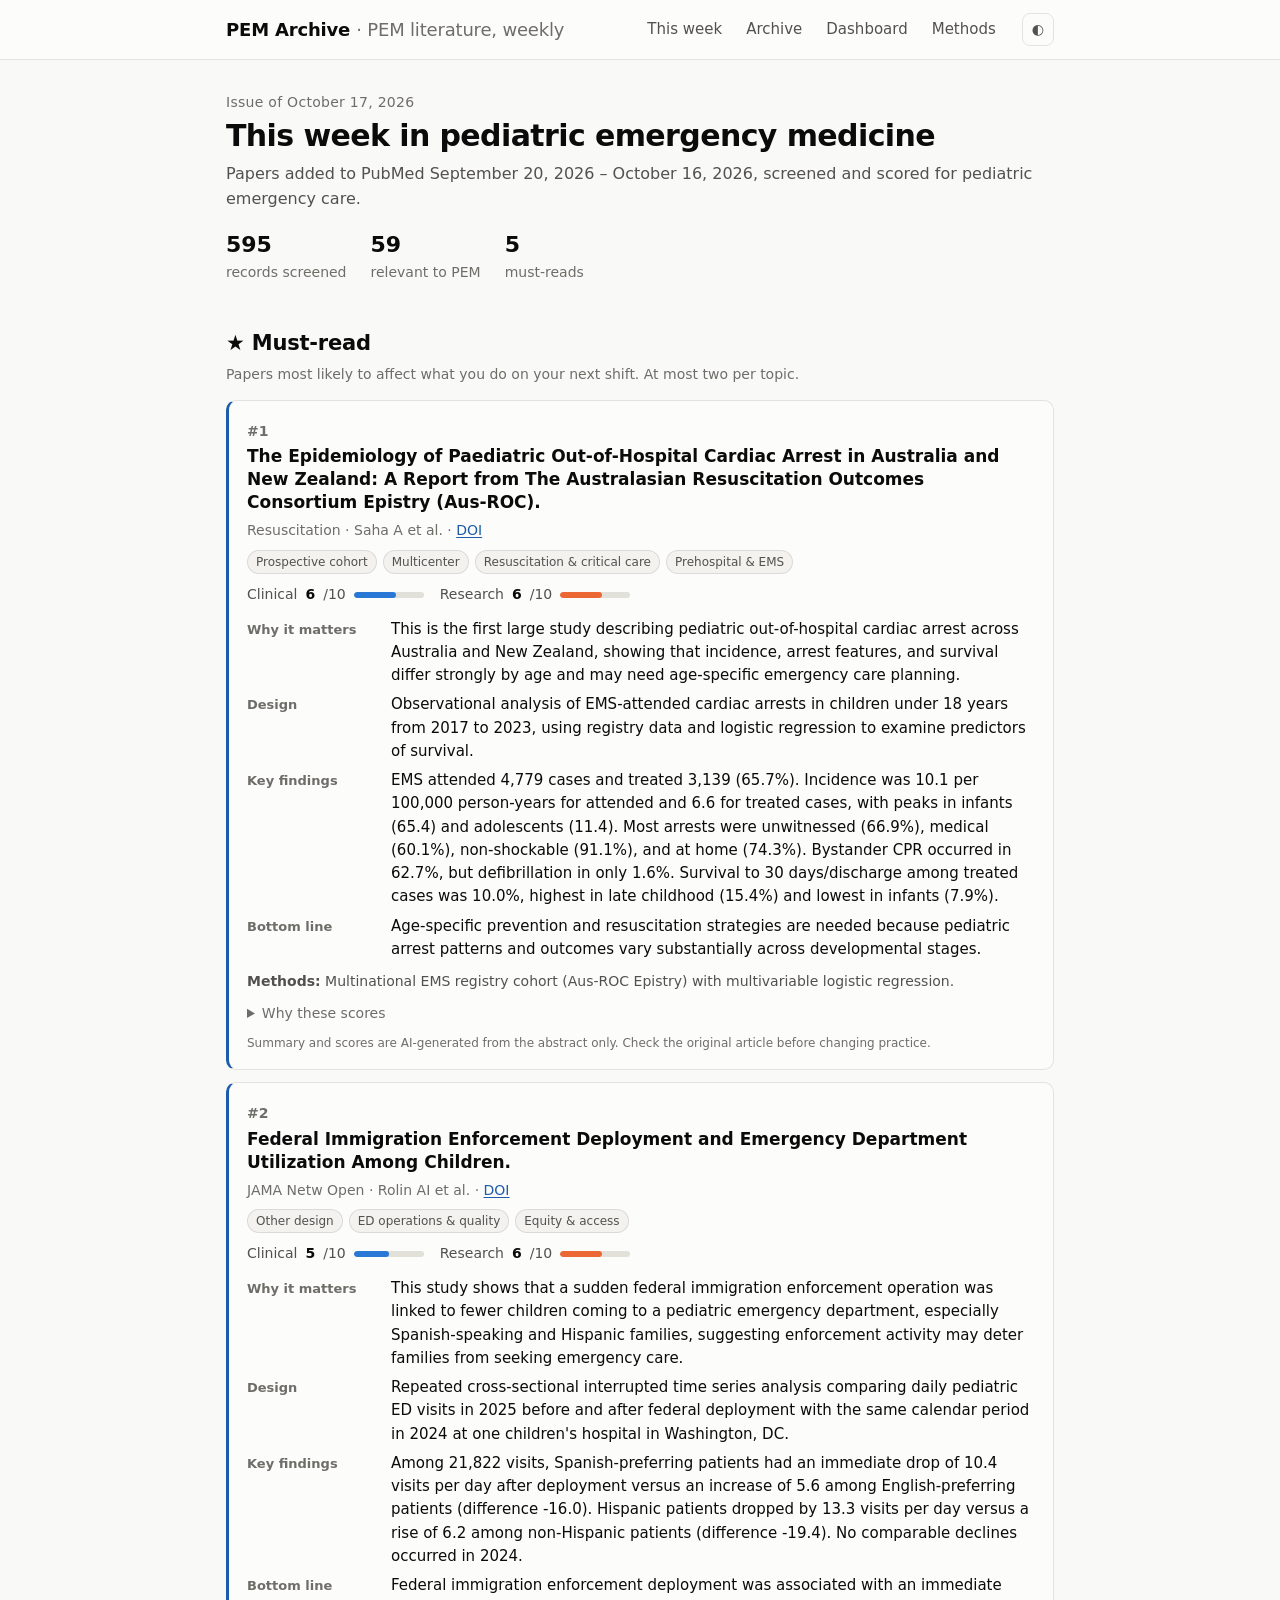
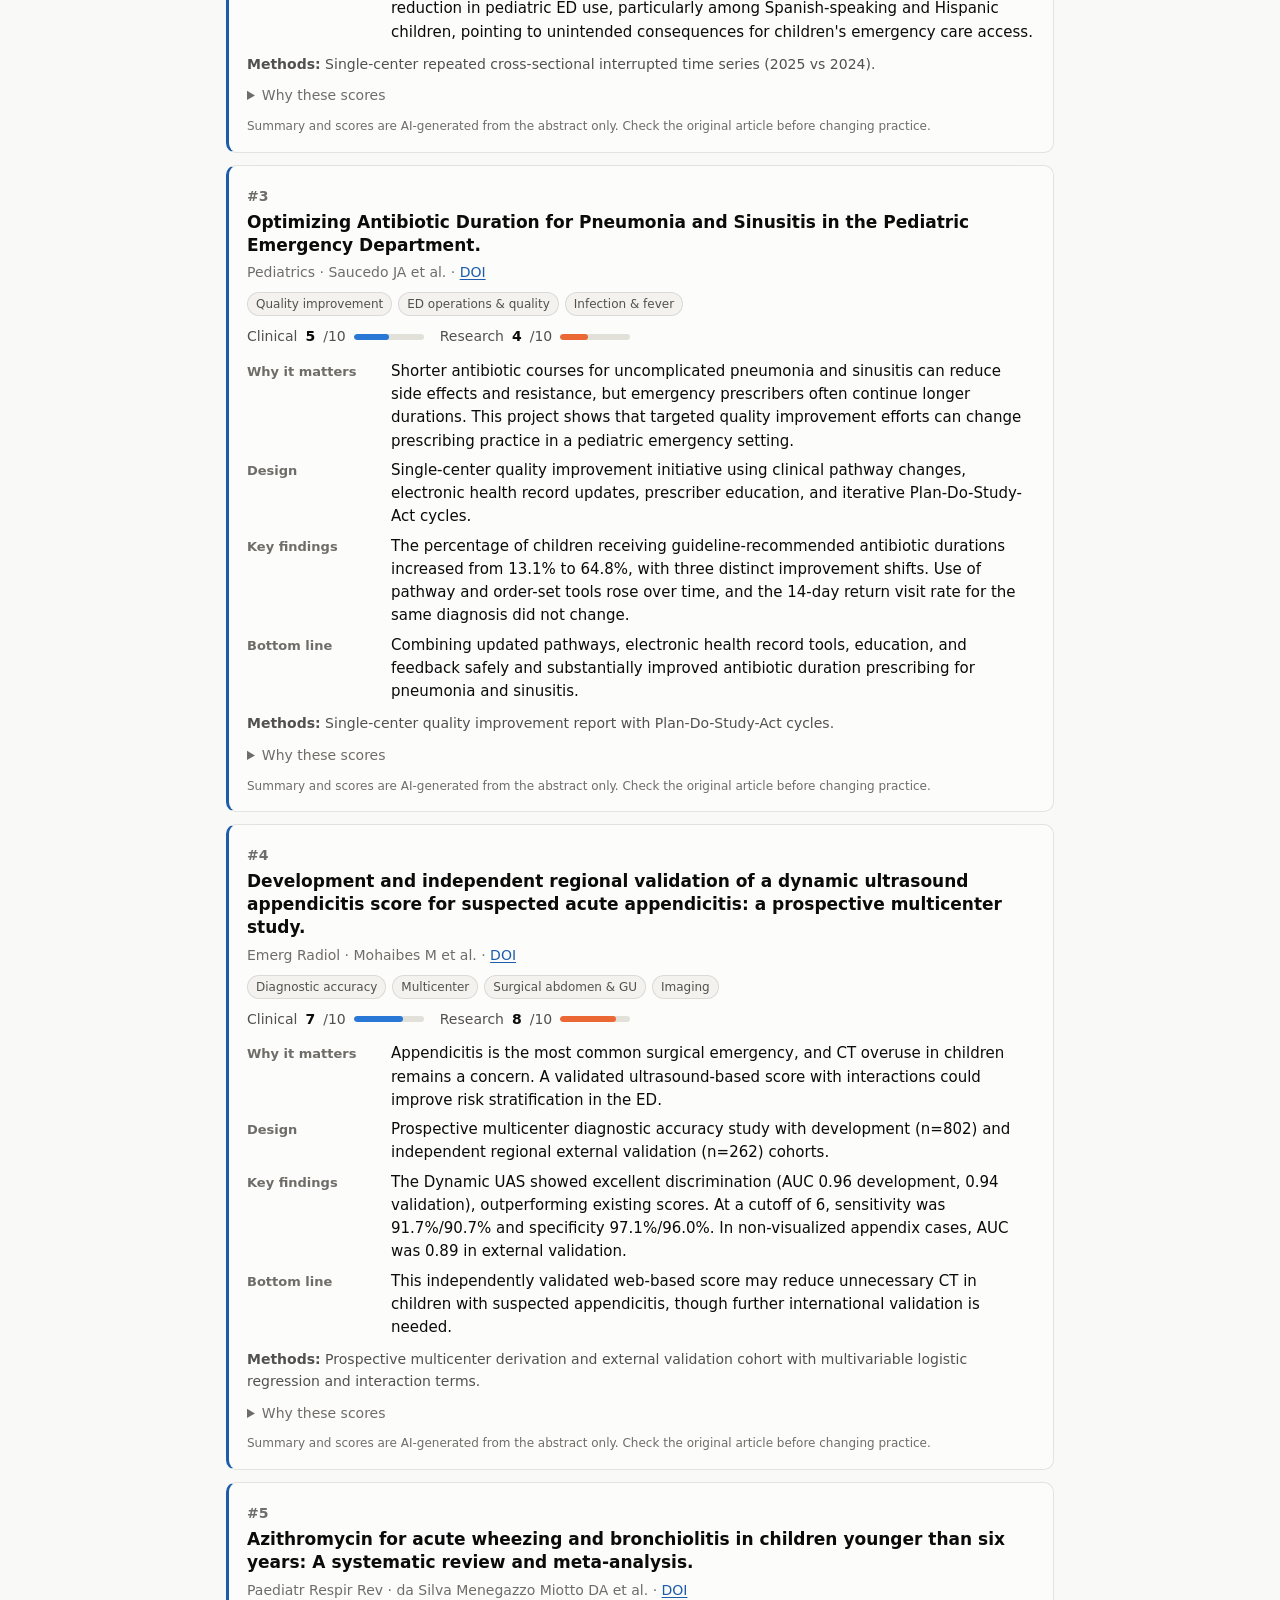
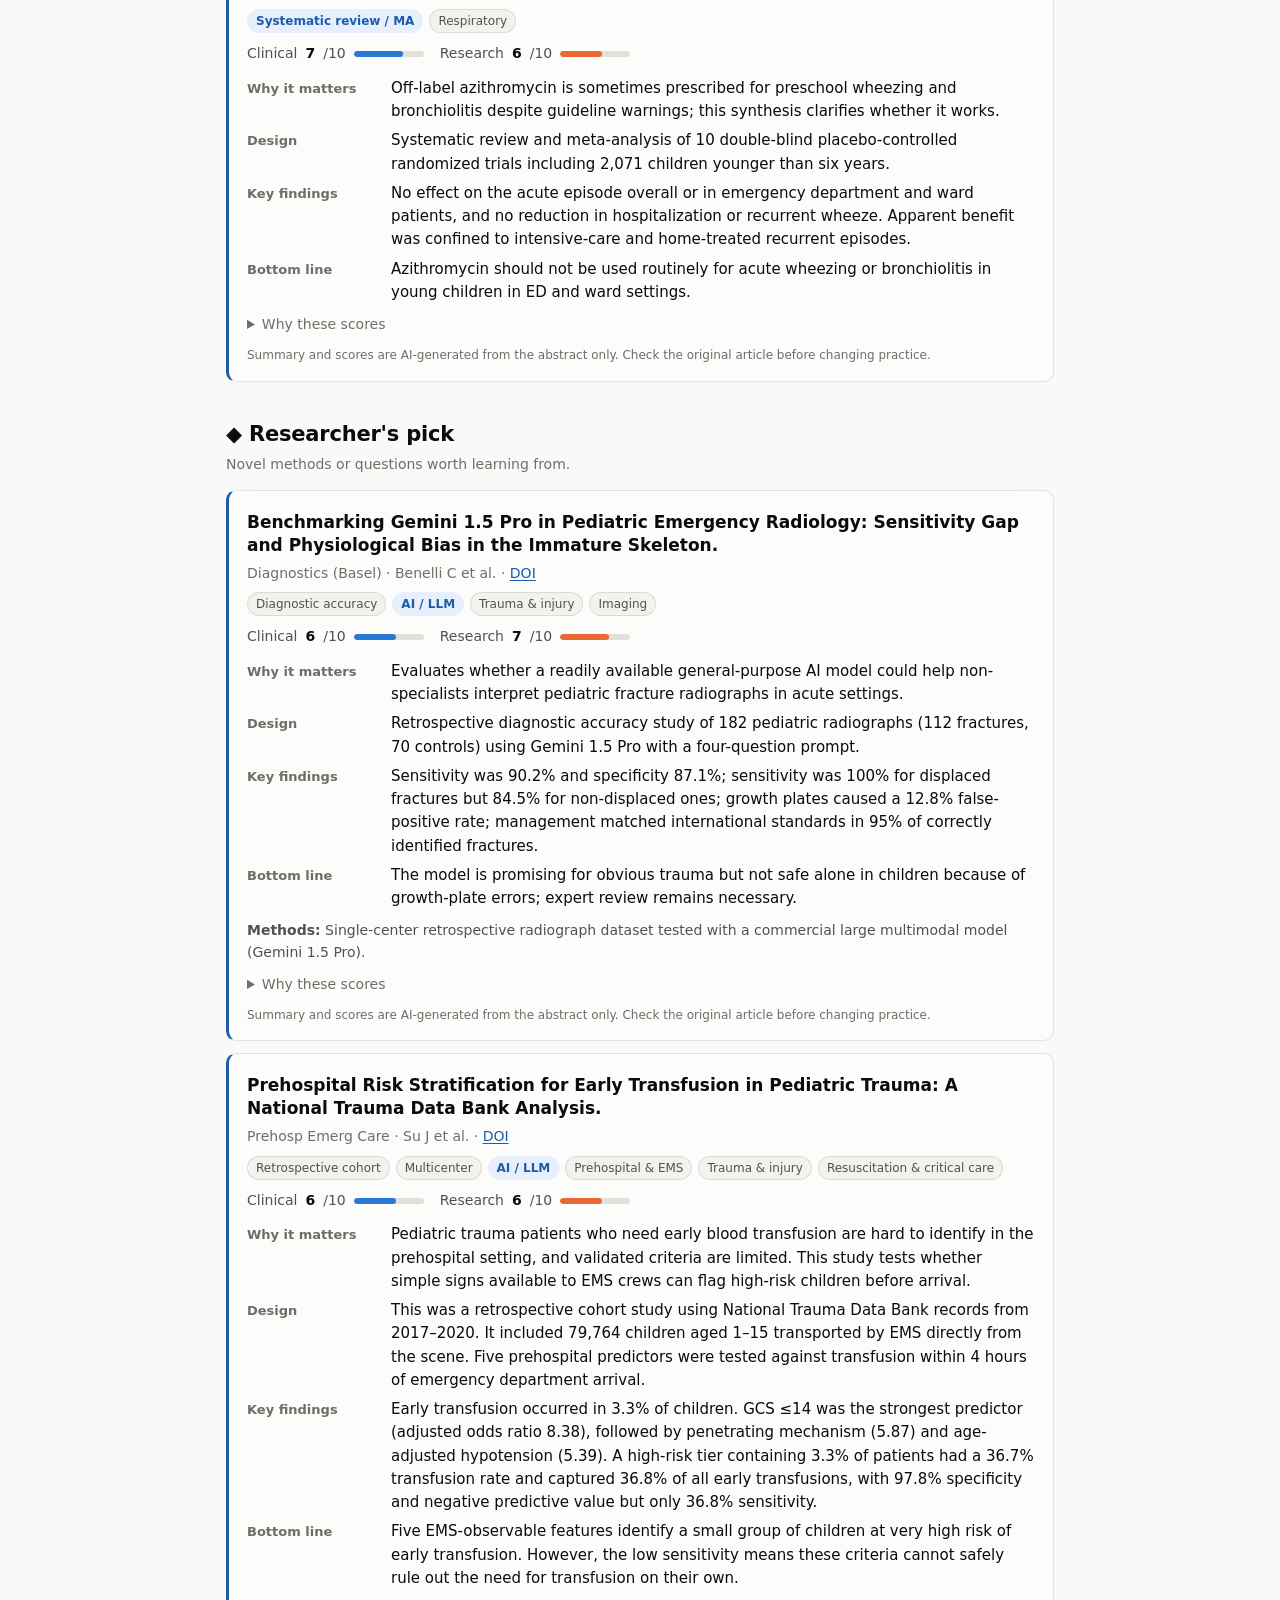
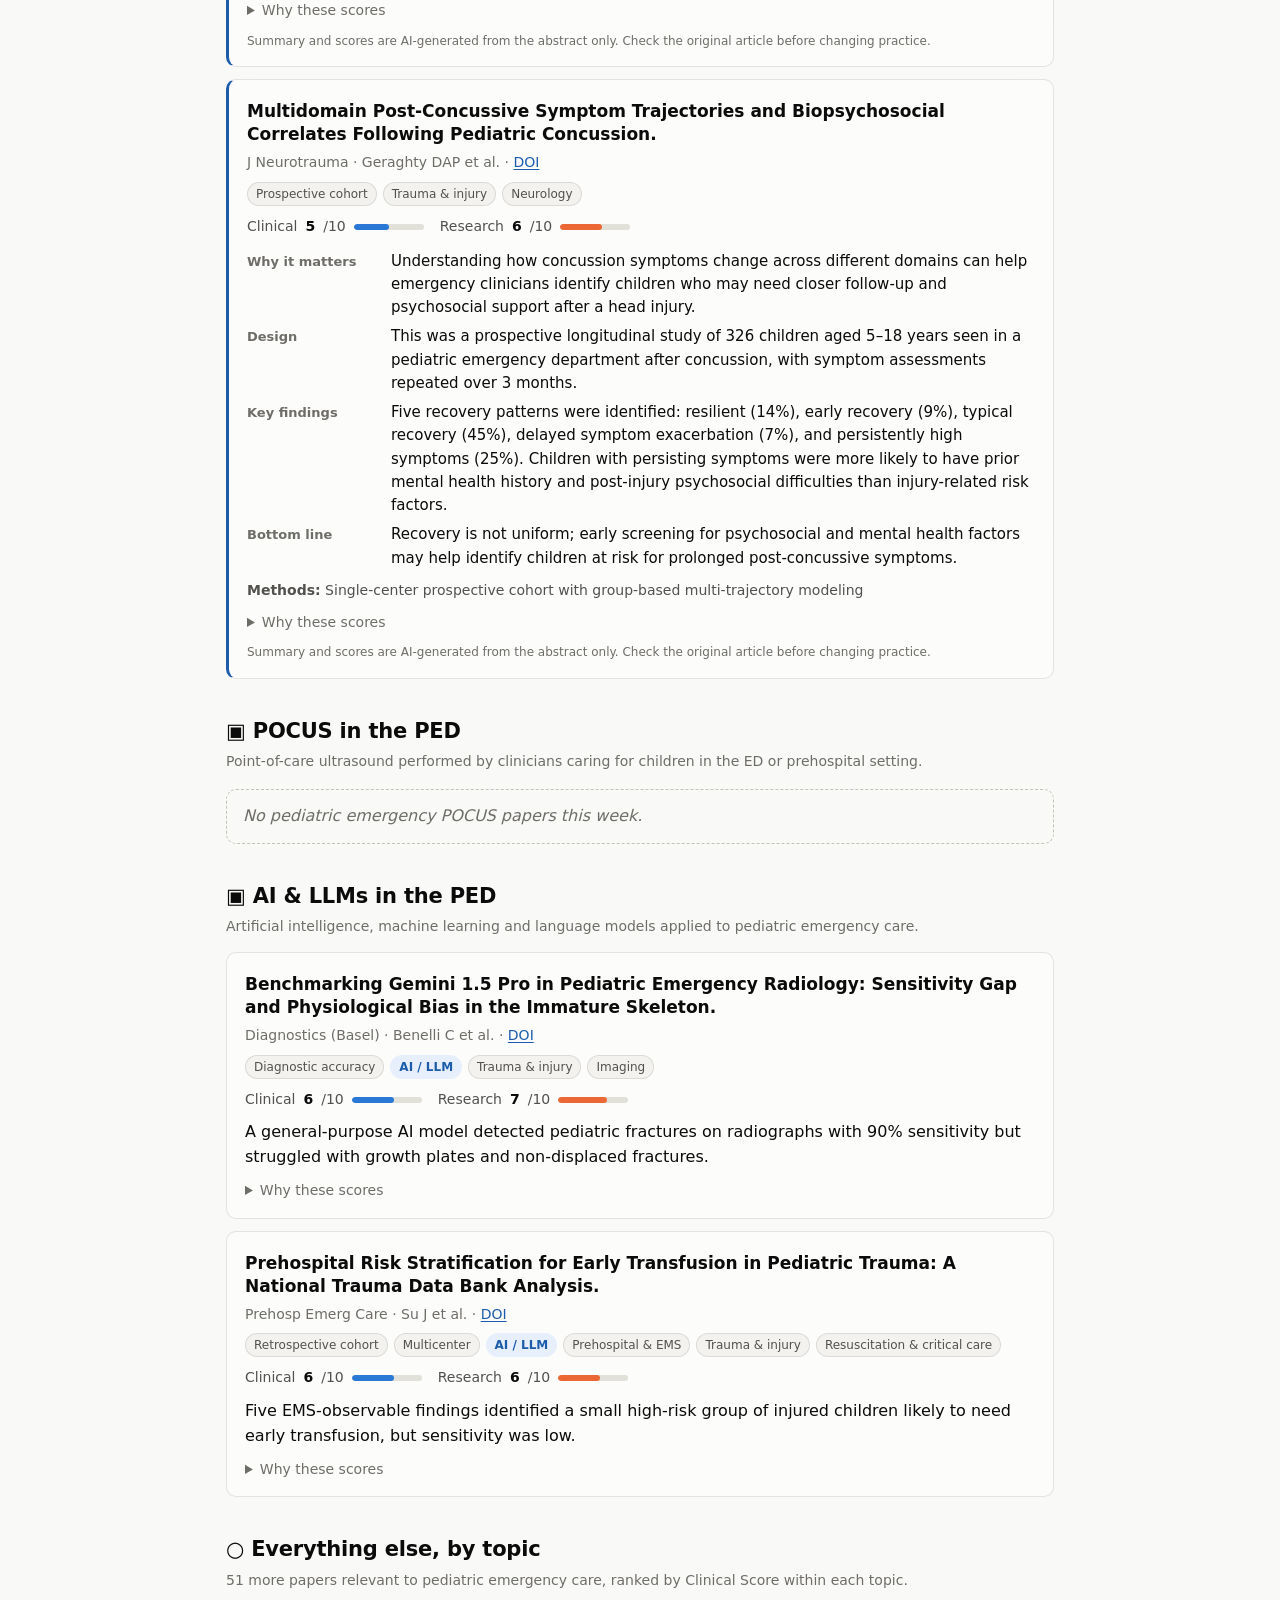
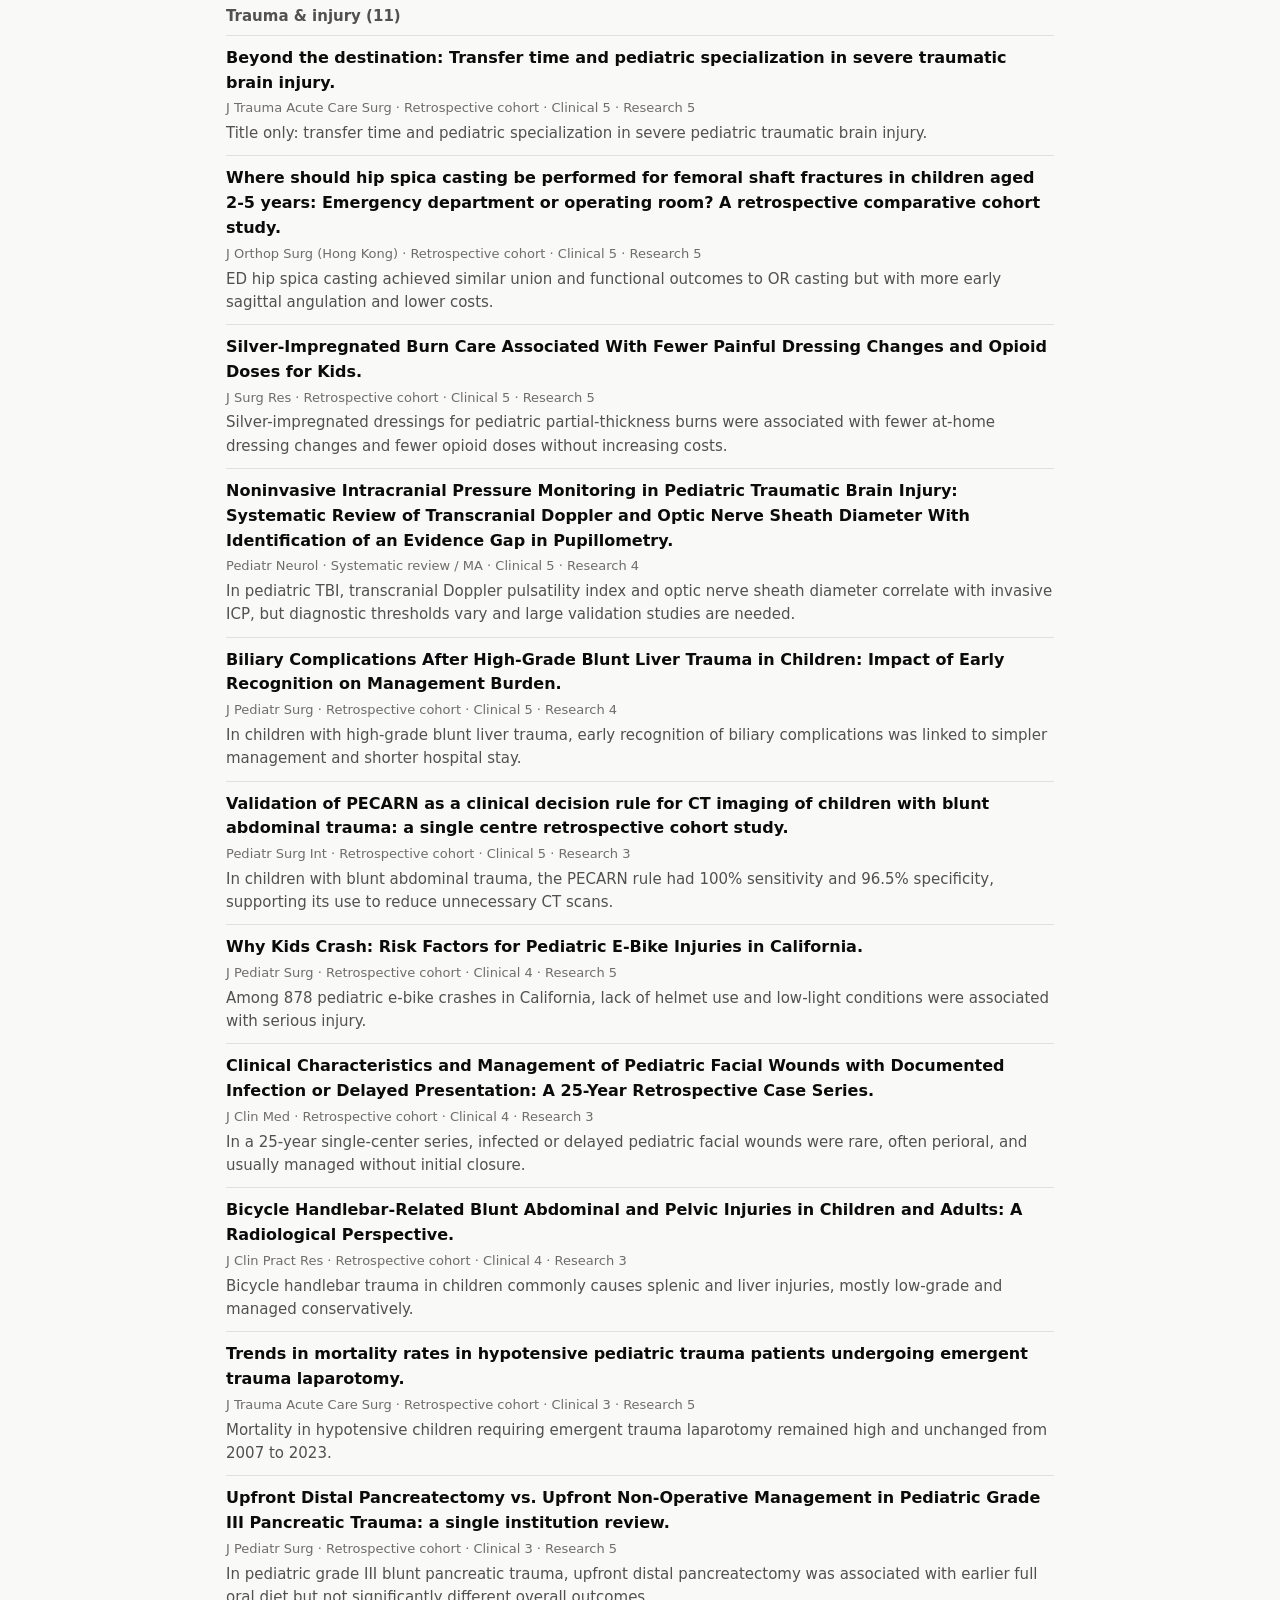
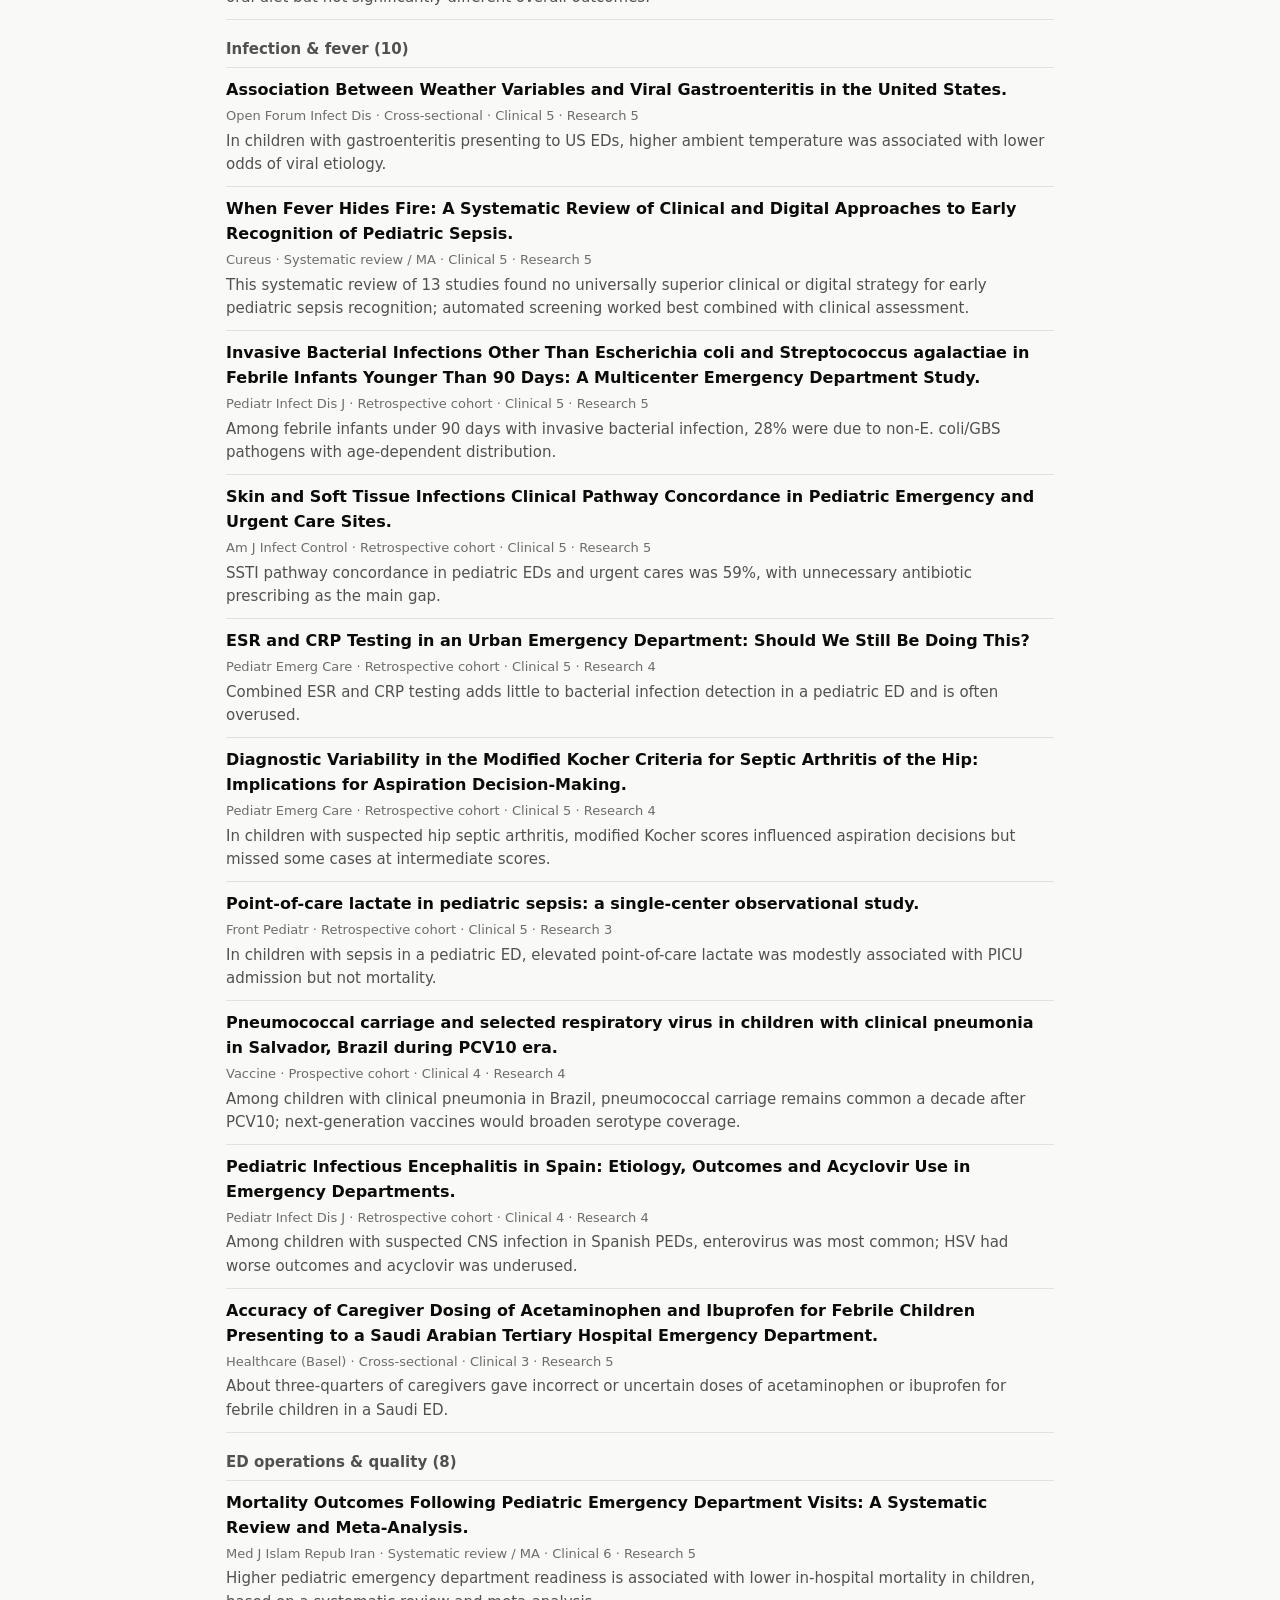
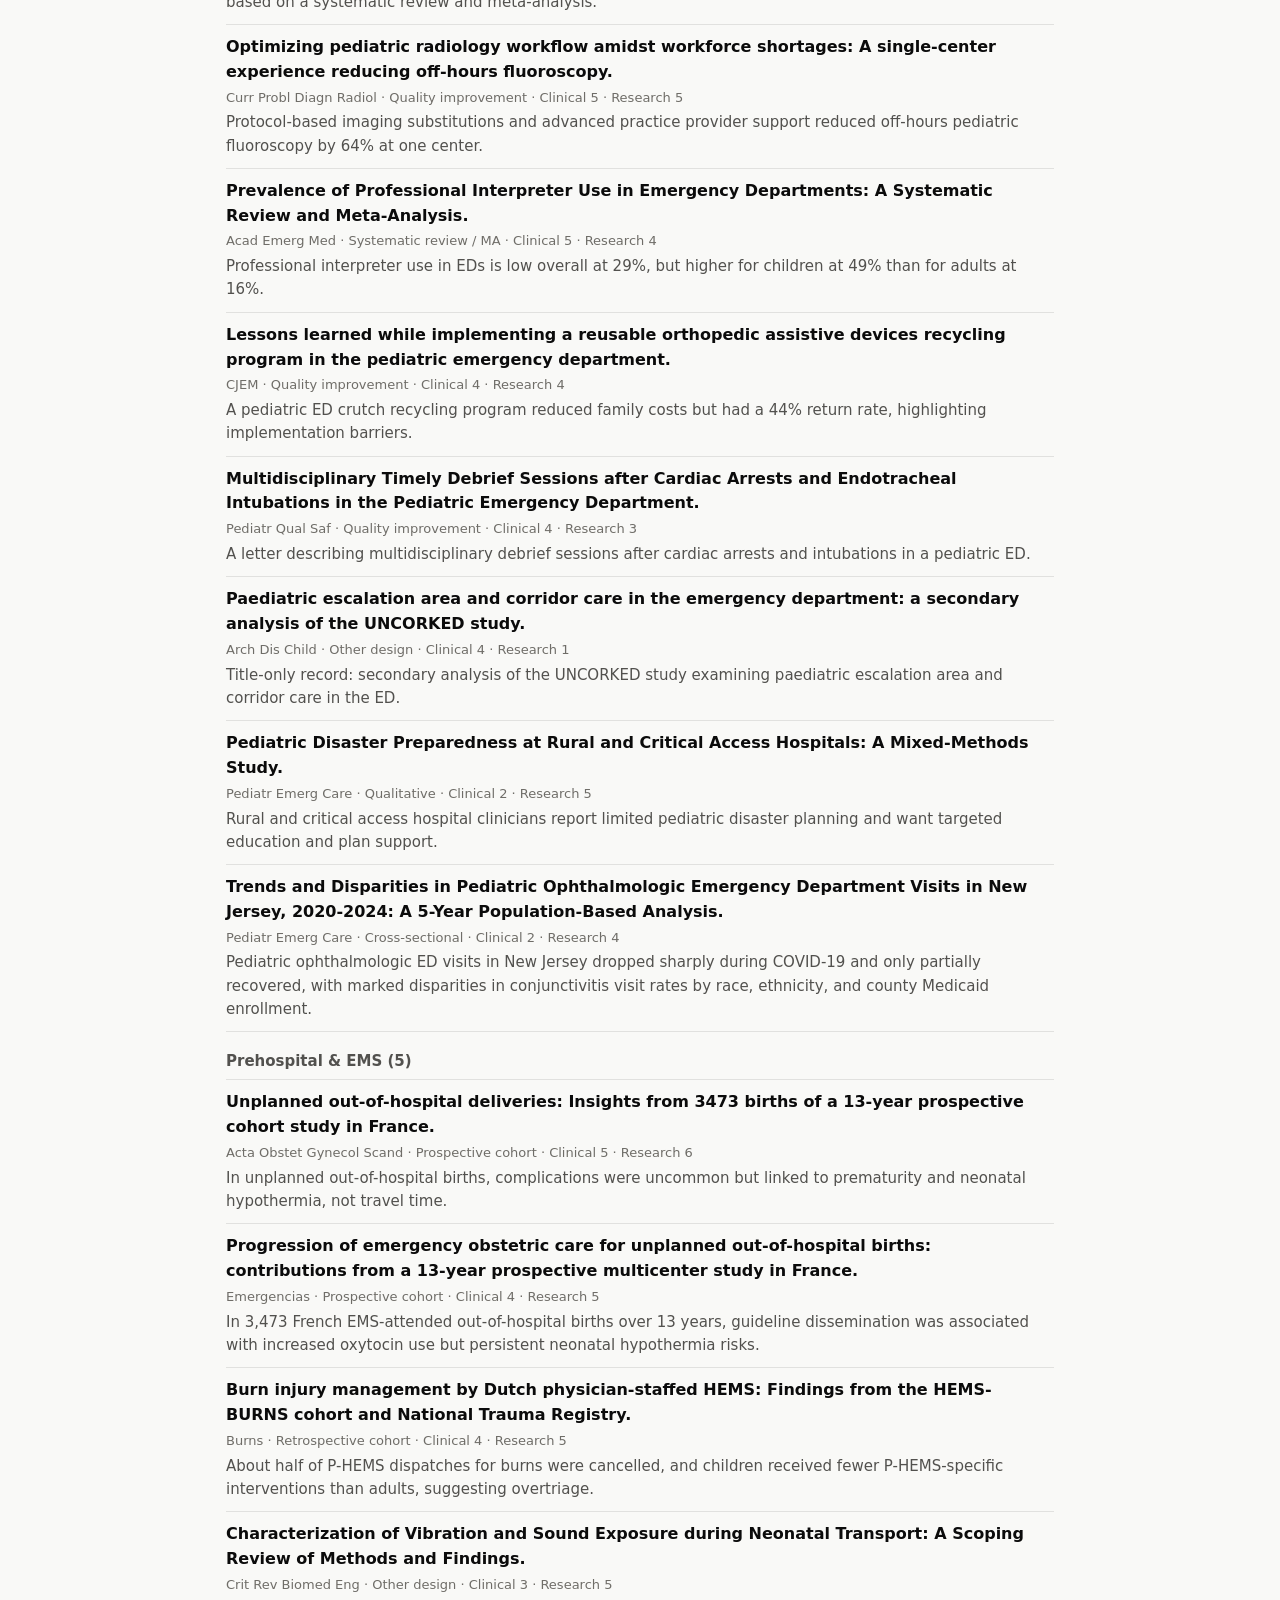
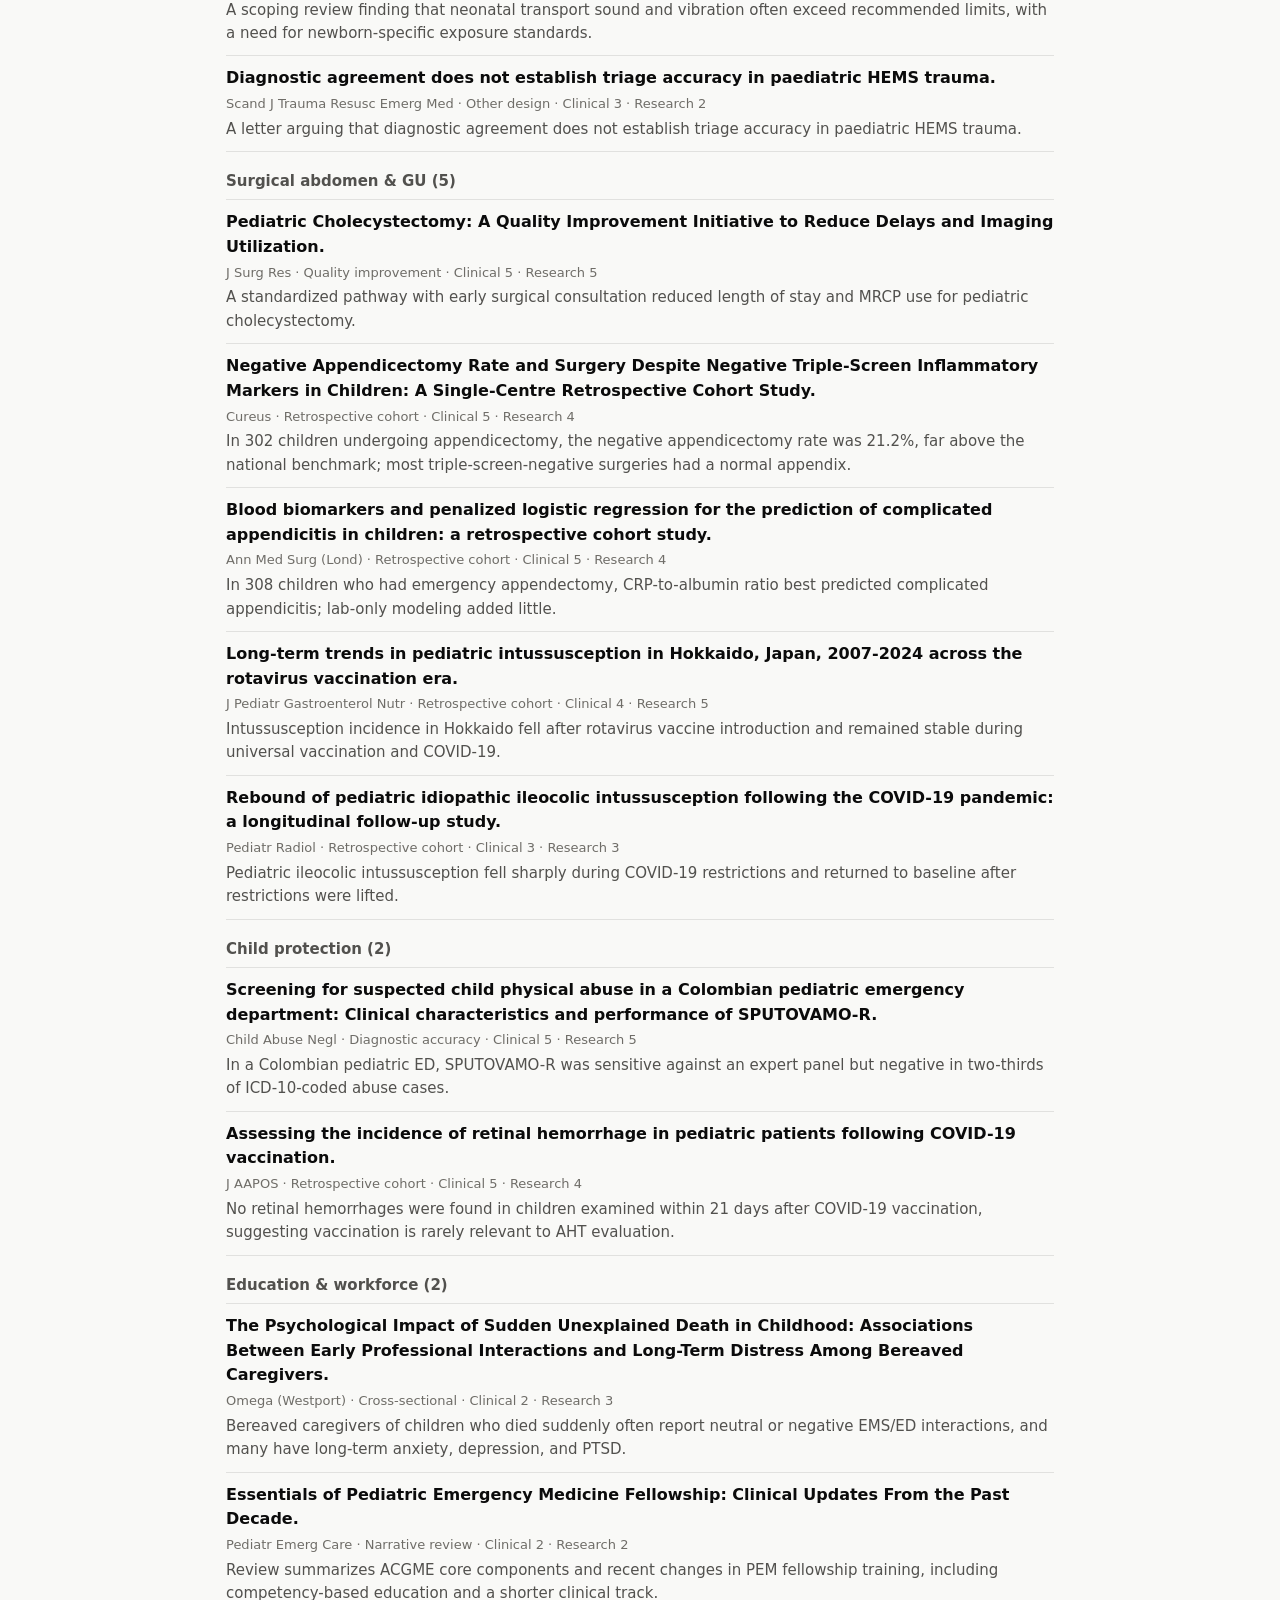
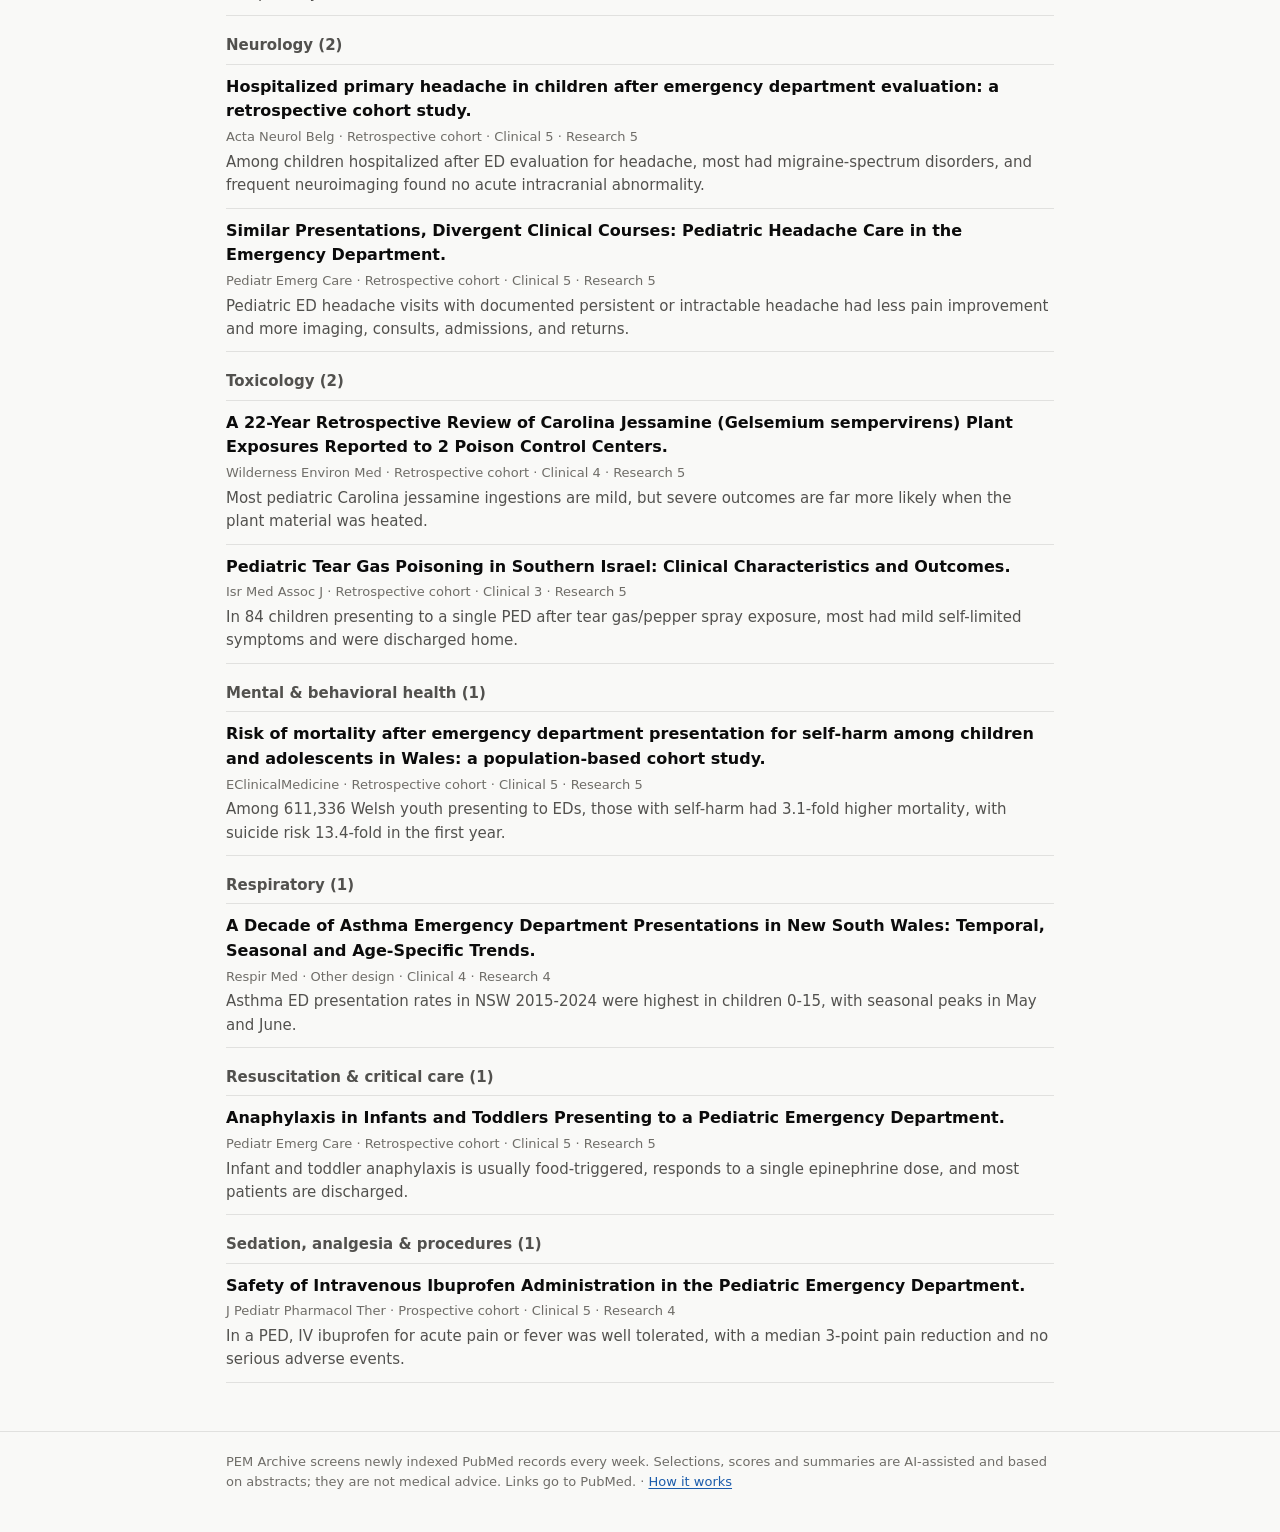
<file: docs/issues/2026-10-17.html>
<!doctype html>
<html lang="en">
<head>
<meta charset="utf-8">
<meta name="viewport" content="width=device-width, initial-scale=1">
<title>PEM Archive · October 17, 2026</title>
<meta name="description" content="Weekly must-reads in pediatric emergency medicine">
<link rel="stylesheet" href="../assets/style.css">
<script src="../assets/app.js" defer></script>
</head>
<body>
<header class="site-header"><div class="wrap">
<a class="brand" href="../index.html">PEM Archive <span>· PEM literature, weekly</span></a>
<nav class="nav" aria-label="Main"><a href="../index.html">This week</a><a href="../archive.html">Archive</a><a href="../dashboard.html">Dashboard</a><a href="../about.html">Methods</a></nav>
<button class="theme-btn" type="button" aria-label="Toggle dark mode">◐</button>
</div></header>
<main class="wrap">
<div class="issue-head">
<p class="eyebrow">Issue of October 17, 2026</p>
<h1>This week in pediatric emergency medicine</h1>
<p class="lede">Papers added to PubMed September 20, 2026 – October 16, 2026, screened and scored for pediatric emergency care.</p>
<ul class="stats"><li><b>595</b>records screened</li><li><b>59</b>relevant to PEM</li>
<li><b>5</b>must-reads</li></ul></div><section><h2>★ Must-read</h2><p class="section-note">Papers most likely to affect what you do on your next shift. At most two per topic.</p><article class="card featured">
<span class="rank">#1</span>
<h3><a href="https://pubmed.ncbi.nlm.nih.gov/42855035/">The Epidemiology of Paediatric Out-of-Hospital Cardiac Arrest in Australia and New Zealand: A Report from The Australasian Resuscitation Outcomes Consortium Epistry (Aus-ROC).</a></h3>
<p class="meta">Resuscitation · Saha A et al. · <a href="https://doi.org/10.1016/j.resuscitation.2026.111347">DOI</a></p>
<div class="badges"><span class="badge ">Prospective cohort</span><span class="badge ">Multicenter</span><span class="badge ">Resuscitation &amp; critical care</span><span class="badge ">Prehospital &amp; EMS</span></div>
<div class="scores"><span class="score">Clinical <b>6</b>/10 <span class="meter c" aria-hidden="true"><i style="width:60%"></i></span></span><span class="score">Research <b>6</b>/10 <span class="meter r" aria-hidden="true"><i style="width:60%"></i></span></span></div>
<dl class="summary"><dt>Why it matters</dt><dd>This is the first large study describing pediatric out-of-hospital cardiac arrest across Australia and New Zealand, showing that incidence, arrest features, and survival differ strongly by age and may need age-specific emergency care planning.</dd><dt>Design</dt><dd>Observational analysis of EMS-attended cardiac arrests in children under 18 years from 2017 to 2023, using registry data and logistic regression to examine predictors of survival.</dd><dt>Key findings</dt><dd>EMS attended 4,779 cases and treated 3,139 (65.7%). Incidence was 10.1 per 100,000 person-years for attended and 6.6 for treated cases, with peaks in infants (65.4) and adolescents (11.4). Most arrests were unwitnessed (66.9%), medical (60.1%), non-shockable (91.1%), and at home (74.3%). Bystander CPR occurred in 62.7%, but defibrillation in only 1.6%. Survival to 30 days/discharge among treated cases was 10.0%, highest in late childhood (15.4%) and lowest in infants (7.9%).</dd><dt>Bottom line</dt><dd>Age-specific prevention and resuscitation strategies are needed because pediatric arrest patterns and outcomes vary substantially across developmental stages.</dd></dl>
<p class="methods"><b>Methods:</b> Multinational EMS registry cohort (Aus-ROC Epistry) with multivariable logistic regression.</p>
<details class="why"><summary>Why these scores</summary><p><b>Clinical:</b> Large EMS registry describes pOHCA epidemiology and age-specific outcomes but does not directly change bedside management.</p><p><b>Research:</b> Standard registry epidemiology, but this is the first comprehensive Australasian pOHCA report with age-stratified survival analysis and clear follow-up questions.</p></details>
<p class="ai-note">Summary and scores are AI-generated from the abstract only. Check the original article before changing practice.</p>
</article><article class="card featured">
<span class="rank">#2</span>
<h3><a href="https://pubmed.ncbi.nlm.nih.gov/42867863/">Federal Immigration Enforcement Deployment and Emergency Department Utilization Among Children.</a></h3>
<p class="meta">JAMA Netw Open · Rolin AI et al. · <a href="https://doi.org/10.1001/jamanetworkopen.2026.38552">DOI</a></p>
<div class="badges"><span class="badge ">Other design</span><span class="badge ">ED operations &amp; quality</span><span class="badge ">Equity &amp; access</span></div>
<div class="scores"><span class="score">Clinical <b>5</b>/10 <span class="meter c" aria-hidden="true"><i style="width:50%"></i></span></span><span class="score">Research <b>6</b>/10 <span class="meter r" aria-hidden="true"><i style="width:60%"></i></span></span></div>
<dl class="summary"><dt>Why it matters</dt><dd>This study shows that a sudden federal immigration enforcement operation was linked to fewer children coming to a pediatric emergency department, especially Spanish-speaking and Hispanic families, suggesting enforcement activity may deter families from seeking emergency care.</dd><dt>Design</dt><dd>Repeated cross-sectional interrupted time series analysis comparing daily pediatric ED visits in 2025 before and after federal deployment with the same calendar period in 2024 at one children&#x27;s hospital in Washington, DC.</dd><dt>Key findings</dt><dd>Among 21,822 visits, Spanish-preferring patients had an immediate drop of 10.4 visits per day after deployment versus an increase of 5.6 among English-preferring patients (difference -16.0). Hispanic patients dropped by 13.3 visits per day versus a rise of 6.2 among non-Hispanic patients (difference -19.4). No comparable declines occurred in 2024.</dd><dt>Bottom line</dt><dd>Federal immigration enforcement deployment was associated with an immediate reduction in pediatric ED use, particularly among Spanish-speaking and Hispanic children, pointing to unintended consequences for children&#x27;s emergency care access.</dd></dl>
<p class="methods"><b>Methods:</b> Single-center repeated cross-sectional interrupted time series (2025 vs 2024).</p>
<details class="why"><summary>Why these scores</summary><p><b>Clinical:</b> Background ED utilization trend with equity implications; unlikely to change individual clinical decisions but informs ED operations and outreach.</p><p><b>Research:</b> Natural experiment using interrupted time series with language and ethnicity stratification; standard method applied to a novel policy exposure in pediatric ED care.</p></details>
<p class="ai-note">Summary and scores are AI-generated from the abstract only. Check the original article before changing practice.</p>
</article><article class="card featured">
<span class="rank">#3</span>
<h3><a href="https://pubmed.ncbi.nlm.nih.gov/42863842/">Optimizing Antibiotic Duration for Pneumonia and Sinusitis in the Pediatric Emergency Department.</a></h3>
<p class="meta">Pediatrics · Saucedo JA et al. · <a href="https://doi.org/10.1542/peds.2026-076351">DOI</a></p>
<div class="badges"><span class="badge ">Quality improvement</span><span class="badge ">ED operations &amp; quality</span><span class="badge ">Infection &amp; fever</span></div>
<div class="scores"><span class="score">Clinical <b>5</b>/10 <span class="meter c" aria-hidden="true"><i style="width:50%"></i></span></span><span class="score">Research <b>4</b>/10 <span class="meter r" aria-hidden="true"><i style="width:40%"></i></span></span></div>
<dl class="summary"><dt>Why it matters</dt><dd>Shorter antibiotic courses for uncomplicated pneumonia and sinusitis can reduce side effects and resistance, but emergency prescribers often continue longer durations. This project shows that targeted quality improvement efforts can change prescribing practice in a pediatric emergency setting.</dd><dt>Design</dt><dd>Single-center quality improvement initiative using clinical pathway changes, electronic health record updates, prescriber education, and iterative Plan-Do-Study-Act cycles.</dd><dt>Key findings</dt><dd>The percentage of children receiving guideline-recommended antibiotic durations increased from 13.1% to 64.8%, with three distinct improvement shifts. Use of pathway and order-set tools rose over time, and the 14-day return visit rate for the same diagnosis did not change.</dd><dt>Bottom line</dt><dd>Combining updated pathways, electronic health record tools, education, and feedback safely and substantially improved antibiotic duration prescribing for pneumonia and sinusitis.</dd></dl>
<p class="methods"><b>Methods:</b> Single-center quality improvement report with Plan-Do-Study-Act cycles.</p>
<details class="why"><summary>Why these scores</summary><p><b>Clinical:</b> Supports ED antibiotic stewardship decisions by showing a QI bundle can increase guideline-concordant short antibiotic durations without increasing return visits.</p><p><b>Research:</b> Standard PDSA quality improvement methodology applied to a known antibiotic stewardship question in a pediatric ED, with balancing metric but no comparison group.</p></details>
<p class="ai-note">Summary and scores are AI-generated from the abstract only. Check the original article before changing practice.</p>
</article><article class="card featured">
<span class="rank">#4</span>
<h3><a href="https://pubmed.ncbi.nlm.nih.gov/42873382/">Development and independent regional validation of a dynamic ultrasound appendicitis score for suspected acute appendicitis: a prospective multicenter study.</a></h3>
<p class="meta">Emerg Radiol · Mohaibes M et al. · <a href="https://doi.org/10.1007/s10140-026-02554-3">DOI</a></p>
<div class="badges"><span class="badge ">Diagnostic accuracy</span><span class="badge ">Multicenter</span><span class="badge ">Surgical abdomen &amp; GU</span><span class="badge ">Imaging</span></div>
<div class="scores"><span class="score">Clinical <b>7</b>/10 <span class="meter c" aria-hidden="true"><i style="width:70%"></i></span></span><span class="score">Research <b>8</b>/10 <span class="meter r" aria-hidden="true"><i style="width:80%"></i></span></span></div>
<dl class="summary"><dt>Why it matters</dt><dd>Appendicitis is the most common surgical emergency, and CT overuse in children remains a concern. A validated ultrasound-based score with interactions could improve risk stratification in the ED.</dd><dt>Design</dt><dd>Prospective multicenter diagnostic accuracy study with development (n=802) and independent regional external validation (n=262) cohorts.</dd><dt>Key findings</dt><dd>The Dynamic UAS showed excellent discrimination (AUC 0.96 development, 0.94 validation), outperforming existing scores. At a cutoff of 6, sensitivity was 91.7%/90.7% and specificity 97.1%/96.0%. In non-visualized appendix cases, AUC was 0.89 in external validation.</dd><dt>Bottom line</dt><dd>This independently validated web-based score may reduce unnecessary CT in children with suspected appendicitis, though further international validation is needed.</dd></dl>
<p class="methods"><b>Methods:</b> Prospective multicenter derivation and external validation cohort with multivariable logistic regression and interaction terms.</p>
<details class="why"><summary>Why these scores</summary><p><b>Clinical:</b> A validated dynamic ultrasound score could reduce unnecessary CT in children with suspected appendicitis, supporting ED imaging decisions.</p><p><b>Research:</b> Prospective multicenter derivation with interaction terms, external regional validation, bootstrapping, and sensitivity analyses for an understudied pediatric-relevant diagnostic question.</p></details>
<p class="ai-note">Summary and scores are AI-generated from the abstract only. Check the original article before changing practice.</p>
</article><article class="card featured">
<span class="rank">#5</span>
<h3><a href="https://pubmed.ncbi.nlm.nih.gov/42881103/">Azithromycin for acute wheezing and bronchiolitis in children younger than six years: A systematic review and meta-analysis.</a></h3>
<p class="meta">Paediatr Respir Rev · da Silva Menegazzo Miotto DA et al. · <a href="https://doi.org/10.1016/j.prrv.2026.09.002">DOI</a></p>
<div class="badges"><span class="badge strong">Systematic review / MA</span><span class="badge ">Respiratory</span></div>
<div class="scores"><span class="score">Clinical <b>7</b>/10 <span class="meter c" aria-hidden="true"><i style="width:70%"></i></span></span><span class="score">Research <b>6</b>/10 <span class="meter r" aria-hidden="true"><i style="width:60%"></i></span></span></div>
<dl class="summary"><dt>Why it matters</dt><dd>Off-label azithromycin is sometimes prescribed for preschool wheezing and bronchiolitis despite guideline warnings; this synthesis clarifies whether it works.</dd><dt>Design</dt><dd>Systematic review and meta-analysis of 10 double-blind placebo-controlled randomized trials including 2,071 children younger than six years.</dd><dt>Key findings</dt><dd>No effect on the acute episode overall or in emergency department and ward patients, and no reduction in hospitalization or recurrent wheeze. Apparent benefit was confined to intensive-care and home-treated recurrent episodes.</dd><dt>Bottom line</dt><dd>Azithromycin should not be used routinely for acute wheezing or bronchiolitis in young children in ED and ward settings.</dd></dl>
<details class="why"><summary>Why these scores</summary><p><b>Clinical:</b> High-quality synthesis confirming no benefit of azithromycin for acute wheezing/bronchiolitis, reinforcing existing guidance against routine use.</p><p><b>Research:</b> Standard meta-analytic methods applied to a clinically important question with subgroup analysis by care setting, but otherwise confirmatory.</p></details>
<p class="ai-note">Summary and scores are AI-generated from the abstract only. Check the original article before changing practice.</p>
</article></section><section><h2>◆ Researcher's pick</h2><p class="section-note">Novel methods or questions worth learning from.</p><article class="card featured">

<h3><a href="https://pubmed.ncbi.nlm.nih.gov/42882268/">Benchmarking Gemini 1.5 Pro in Pediatric Emergency Radiology: Sensitivity Gap and Physiological Bias in the Immature Skeleton.</a></h3>
<p class="meta">Diagnostics (Basel) · Benelli C et al. · <a href="https://doi.org/10.3390/diagnostics16193112">DOI</a></p>
<div class="badges"><span class="badge ">Diagnostic accuracy</span><span class="badge strong">AI / LLM</span><span class="badge ">Trauma &amp; injury</span><span class="badge ">Imaging</span></div>
<div class="scores"><span class="score">Clinical <b>6</b>/10 <span class="meter c" aria-hidden="true"><i style="width:60%"></i></span></span><span class="score">Research <b>7</b>/10 <span class="meter r" aria-hidden="true"><i style="width:70%"></i></span></span></div>
<dl class="summary"><dt>Why it matters</dt><dd>Evaluates whether a readily available general-purpose AI model could help non-specialists interpret pediatric fracture radiographs in acute settings.</dd><dt>Design</dt><dd>Retrospective diagnostic accuracy study of 182 pediatric radiographs (112 fractures, 70 controls) using Gemini 1.5 Pro with a four-question prompt.</dd><dt>Key findings</dt><dd>Sensitivity was 90.2% and specificity 87.1%; sensitivity was 100% for displaced fractures but 84.5% for non-displaced ones; growth plates caused a 12.8% false-positive rate; management matched international standards in 95% of correctly identified fractures.</dd><dt>Bottom line</dt><dd>The model is promising for obvious trauma but not safe alone in children because of growth-plate errors; expert review remains necessary.</dd></dl>
<p class="methods"><b>Methods:</b> Single-center retrospective radiograph dataset tested with a commercial large multimodal model (Gemini 1.5 Pro).</p>
<details class="why"><summary>Why these scores</summary><p><b>Clinical:</b> Supports fracture diagnosis decisions in acute pediatric care but requires expert oversight because of growth-plate misinterpretation.</p><p><b>Research:</b> Applies a commercial multimodal LLM zero-shot to pediatric fracture radiographs, a novel approach in PEM, though limited by single-center retrospective design.</p></details>
<p class="ai-note">Summary and scores are AI-generated from the abstract only. Check the original article before changing practice.</p>
</article><article class="card featured">

<h3><a href="https://pubmed.ncbi.nlm.nih.gov/42886574/">Prehospital Risk Stratification for Early Transfusion in Pediatric Trauma: A National Trauma Data Bank Analysis.</a></h3>
<p class="meta">Prehosp Emerg Care · Su J et al. · <a href="https://doi.org/10.1080/10903127.2026.2750457">DOI</a></p>
<div class="badges"><span class="badge ">Retrospective cohort</span><span class="badge ">Multicenter</span><span class="badge strong">AI / LLM</span><span class="badge ">Prehospital &amp; EMS</span><span class="badge ">Trauma &amp; injury</span><span class="badge ">Resuscitation &amp; critical care</span></div>
<div class="scores"><span class="score">Clinical <b>6</b>/10 <span class="meter c" aria-hidden="true"><i style="width:60%"></i></span></span><span class="score">Research <b>6</b>/10 <span class="meter r" aria-hidden="true"><i style="width:60%"></i></span></span></div>
<dl class="summary"><dt>Why it matters</dt><dd>Pediatric trauma patients who need early blood transfusion are hard to identify in the prehospital setting, and validated criteria are limited. This study tests whether simple signs available to EMS crews can flag high-risk children before arrival.</dd><dt>Design</dt><dd>This was a retrospective cohort study using National Trauma Data Bank records from 2017–2020. It included 79,764 children aged 1–15 transported by EMS directly from the scene. Five prehospital predictors were tested against transfusion within 4 hours of emergency department arrival.</dd><dt>Key findings</dt><dd>Early transfusion occurred in 3.3% of children. GCS ≤14 was the strongest predictor (adjusted odds ratio 8.38), followed by penetrating mechanism (5.87) and age-adjusted hypotension (5.39). A high-risk tier containing 3.3% of patients had a 36.7% transfusion rate and captured 36.8% of all early transfusions, with 97.8% specificity and negative predictive value but only 36.8% sensitivity.</dd><dt>Bottom line</dt><dd>Five EMS-observable features identify a small group of children at very high risk of early transfusion. However, the low sensitivity means these criteria cannot safely rule out the need for transfusion on their own.</dd></dl>
<details class="why"><summary>Why these scores</summary><p><b>Clinical:</b> A parsimonious EMS-based prediction tool could support prehospital transfusion decisions but needs prospective validation.</p><p><b>Research:</b> Standard registry-derived prediction modeling with internal validation and sensitivity analyses in a large pediatric trauma cohort.</p></details>
<p class="ai-note">Summary and scores are AI-generated from the abstract only. Check the original article before changing practice.</p>
</article><article class="card featured">

<h3><a href="https://pubmed.ncbi.nlm.nih.gov/42885618/">Multidomain Post-Concussive Symptom Trajectories and Biopsychosocial Correlates Following Pediatric Concussion.</a></h3>
<p class="meta">J Neurotrauma · Geraghty DAP et al. · <a href="https://doi.org/10.1177/08977151261499596">DOI</a></p>
<div class="badges"><span class="badge ">Prospective cohort</span><span class="badge ">Trauma &amp; injury</span><span class="badge ">Neurology</span></div>
<div class="scores"><span class="score">Clinical <b>5</b>/10 <span class="meter c" aria-hidden="true"><i style="width:50%"></i></span></span><span class="score">Research <b>6</b>/10 <span class="meter r" aria-hidden="true"><i style="width:60%"></i></span></span></div>
<dl class="summary"><dt>Why it matters</dt><dd>Understanding how concussion symptoms change across different domains can help emergency clinicians identify children who may need closer follow-up and psychosocial support after a head injury.</dd><dt>Design</dt><dd>This was a prospective longitudinal study of 326 children aged 5–18 years seen in a pediatric emergency department after concussion, with symptom assessments repeated over 3 months.</dd><dt>Key findings</dt><dd>Five recovery patterns were identified: resilient (14%), early recovery (9%), typical recovery (45%), delayed symptom exacerbation (7%), and persistently high symptoms (25%). Children with persisting symptoms were more likely to have prior mental health history and post-injury psychosocial difficulties than injury-related risk factors.</dd><dt>Bottom line</dt><dd>Recovery is not uniform; early screening for psychosocial and mental health factors may help identify children at risk for prolonged post-concussive symptoms.</dd></dl>
<p class="methods"><b>Methods:</b> Single-center prospective cohort with group-based multi-trajectory modeling</p>
<details class="why"><summary>Why these scores</summary><p><b>Clinical:</b> Describes recovery trajectories after pediatric concussion and supports early psychosocial risk stratification, but does not directly change acute ED management.</p><p><b>Research:</b> Multi-trajectory modeling across symptom domains is applied thoughtfully to longitudinal pediatric concussion data, but the single-center design limits inference.</p></details>
<p class="ai-note">Summary and scores are AI-generated from the abstract only. Check the original article before changing practice.</p>
</article></section><section><h2>▣ POCUS in the PED</h2><p class="section-note">Point-of-care ultrasound performed by clinicians caring for children in the ED or prehospital setting.</p><p class="empty">No pediatric emergency POCUS papers this week.</p></section><section><h2>▣ AI & LLMs in the PED</h2><p class="section-note">Artificial intelligence, machine learning and language models applied to pediatric emergency care.</p><article class="card">

<h3><a href="https://pubmed.ncbi.nlm.nih.gov/42882268/">Benchmarking Gemini 1.5 Pro in Pediatric Emergency Radiology: Sensitivity Gap and Physiological Bias in the Immature Skeleton.</a></h3>
<p class="meta">Diagnostics (Basel) · Benelli C et al. · <a href="https://doi.org/10.3390/diagnostics16193112">DOI</a></p>
<div class="badges"><span class="badge ">Diagnostic accuracy</span><span class="badge strong">AI / LLM</span><span class="badge ">Trauma &amp; injury</span><span class="badge ">Imaging</span></div>
<div class="scores"><span class="score">Clinical <b>6</b>/10 <span class="meter c" aria-hidden="true"><i style="width:60%"></i></span></span><span class="score">Research <b>7</b>/10 <span class="meter r" aria-hidden="true"><i style="width:70%"></i></span></span></div>
<p class="one-line">A general-purpose AI model detected pediatric fractures on radiographs with 90% sensitivity but struggled with growth plates and non-displaced fractures.</p>
<details class="why"><summary>Why these scores</summary><p><b>Clinical:</b> Supports fracture diagnosis decisions in acute pediatric care but requires expert oversight because of growth-plate misinterpretation.</p><p><b>Research:</b> Applies a commercial multimodal LLM zero-shot to pediatric fracture radiographs, a novel approach in PEM, though limited by single-center retrospective design.</p></details>
</article><article class="card">

<h3><a href="https://pubmed.ncbi.nlm.nih.gov/42886574/">Prehospital Risk Stratification for Early Transfusion in Pediatric Trauma: A National Trauma Data Bank Analysis.</a></h3>
<p class="meta">Prehosp Emerg Care · Su J et al. · <a href="https://doi.org/10.1080/10903127.2026.2750457">DOI</a></p>
<div class="badges"><span class="badge ">Retrospective cohort</span><span class="badge ">Multicenter</span><span class="badge strong">AI / LLM</span><span class="badge ">Prehospital &amp; EMS</span><span class="badge ">Trauma &amp; injury</span><span class="badge ">Resuscitation &amp; critical care</span></div>
<div class="scores"><span class="score">Clinical <b>6</b>/10 <span class="meter c" aria-hidden="true"><i style="width:60%"></i></span></span><span class="score">Research <b>6</b>/10 <span class="meter r" aria-hidden="true"><i style="width:60%"></i></span></span></div>
<p class="one-line">Five EMS-observable findings identified a small high-risk group of injured children likely to need early transfusion, but sensitivity was low.</p>
<details class="why"><summary>Why these scores</summary><p><b>Clinical:</b> A parsimonious EMS-based prediction tool could support prehospital transfusion decisions but needs prospective validation.</p><p><b>Research:</b> Standard registry-derived prediction modeling with internal validation and sensitivity analyses in a large pediatric trauma cohort.</p></details>
</article></section><section><h2>○ Everything else, by topic</h2><p class="section-note">51 more papers relevant to pediatric emergency care, ranked by Clinical Score within each topic.</p><div class="topic-group"><h3>Trauma &amp; injury (11)</h3><ul class="compact"><li><a class="t" href="https://pubmed.ncbi.nlm.nih.gov/42879655/">Beyond the destination: Transfer time and pediatric specialization in severe traumatic brain injury.</a><br><span class="m">J Trauma Acute Care Surg · Retrospective cohort · Clinical 5 · Research 5</span><p>Title only: transfer time and pediatric specialization in severe pediatric traumatic brain injury.</p></li><li><a class="t" href="https://pubmed.ncbi.nlm.nih.gov/42874632/">Where should hip spica casting be performed for femoral shaft fractures in children aged 2-5 years: Emergency department or operating room? A retrospective comparative cohort study.</a><br><span class="m">J Orthop Surg (Hong Kong) · Retrospective cohort · Clinical 5 · Research 5</span><p>ED hip spica casting achieved similar union and functional outcomes to OR casting but with more early sagittal angulation and lower costs.</p></li><li><a class="t" href="https://pubmed.ncbi.nlm.nih.gov/42868985/">Silver-Impregnated Burn Care Associated With Fewer Painful Dressing Changes and Opioid Doses for Kids.</a><br><span class="m">J Surg Res · Retrospective cohort · Clinical 5 · Research 5</span><p>Silver-impregnated dressings for pediatric partial-thickness burns were associated with fewer at-home dressing changes and fewer opioid doses without increasing costs.</p></li><li><a class="t" href="https://pubmed.ncbi.nlm.nih.gov/42880067/">Noninvasive Intracranial Pressure Monitoring in Pediatric Traumatic Brain Injury: Systematic Review of Transcranial Doppler and Optic Nerve Sheath Diameter With Identification of an Evidence Gap in Pupillometry.</a><br><span class="m">Pediatr Neurol · Systematic review / MA · Clinical 5 · Research 4</span><p>In pediatric TBI, transcranial Doppler pulsatility index and optic nerve sheath diameter correlate with invasive ICP, but diagnostic thresholds vary and large validation studies are needed.</p></li><li><a class="t" href="https://pubmed.ncbi.nlm.nih.gov/42863656/">Biliary Complications After High-Grade Blunt Liver Trauma in Children: Impact of Early Recognition on Management Burden.</a><br><span class="m">J Pediatr Surg · Retrospective cohort · Clinical 5 · Research 4</span><p>In children with high-grade blunt liver trauma, early recognition of biliary complications was linked to simpler management and shorter hospital stay.</p></li><li><a class="t" href="https://pubmed.ncbi.nlm.nih.gov/42873268/">Validation of PECARN as a clinical decision rule for CT imaging of children with blunt abdominal trauma: a single centre retrospective cohort study.</a><br><span class="m">Pediatr Surg Int · Retrospective cohort · Clinical 5 · Research 3</span><p>In children with blunt abdominal trauma, the PECARN rule had 100% sensitivity and 96.5% specificity, supporting its use to reduce unnecessary CT scans.</p></li><li><a class="t" href="https://pubmed.ncbi.nlm.nih.gov/42880489/">Why Kids Crash: Risk Factors for Pediatric E-Bike Injuries in California.</a><br><span class="m">J Pediatr Surg · Retrospective cohort · Clinical 4 · Research 5</span><p>Among 878 pediatric e-bike crashes in California, lack of helmet use and low-light conditions were associated with serious injury.</p></li><li><a class="t" href="https://pubmed.ncbi.nlm.nih.gov/42881941/">Clinical Characteristics and Management of Pediatric Facial Wounds with Documented Infection or Delayed Presentation: A 25-Year Retrospective Case Series.</a><br><span class="m">J Clin Med · Retrospective cohort · Clinical 4 · Research 3</span><p>In a 25-year single-center series, infected or delayed pediatric facial wounds were rare, often perioral, and usually managed without initial closure.</p></li><li><a class="t" href="https://pubmed.ncbi.nlm.nih.gov/42871339/">Bicycle Handlebar-Related Blunt Abdominal and Pelvic Injuries in Children and Adults: A Radiological Perspective.</a><br><span class="m">J Clin Pract Res · Retrospective cohort · Clinical 4 · Research 3</span><p>Bicycle handlebar trauma in children commonly causes splenic and liver injuries, mostly low-grade and managed conservatively.</p></li><li><a class="t" href="https://pubmed.ncbi.nlm.nih.gov/42886860/">Trends in mortality rates in hypotensive pediatric trauma patients undergoing emergent trauma laparotomy.</a><br><span class="m">J Trauma Acute Care Surg · Retrospective cohort · Clinical 3 · Research 5</span><p>Mortality in hypotensive children requiring emergent trauma laparotomy remained high and unchanged from 2007 to 2023.</p></li><li><a class="t" href="https://pubmed.ncbi.nlm.nih.gov/42880486/">Upfront Distal Pancreatectomy vs. Upfront Non-Operative Management in Pediatric Grade III Pancreatic Trauma: a single institution review.</a><br><span class="m">J Pediatr Surg · Retrospective cohort · Clinical 3 · Research 5</span><p>In pediatric grade III blunt pancreatic trauma, upfront distal pancreatectomy was associated with earlier full oral diet but not significantly different overall outcomes.</p></li></ul></div><div class="topic-group"><h3>Infection &amp; fever (10)</h3><ul class="compact"><li><a class="t" href="https://pubmed.ncbi.nlm.nih.gov/42872208/">Association Between Weather Variables and Viral Gastroenteritis in the United States.</a><br><span class="m">Open Forum Infect Dis · Cross-sectional · Clinical 5 · Research 5</span><p>In children with gastroenteritis presenting to US EDs, higher ambient temperature was associated with lower odds of viral etiology.</p></li><li><a class="t" href="https://pubmed.ncbi.nlm.nih.gov/42871721/">When Fever Hides Fire: A Systematic Review of Clinical and Digital Approaches to Early Recognition of Pediatric Sepsis.</a><br><span class="m">Cureus · Systematic review / MA · Clinical 5 · Research 5</span><p>This systematic review of 13 studies found no universally superior clinical or digital strategy for early pediatric sepsis recognition; automated screening worked best combined with clinical assessment.</p></li><li><a class="t" href="https://pubmed.ncbi.nlm.nih.gov/42860599/">Invasive Bacterial Infections Other Than Escherichia coli and Streptococcus agalactiae in Febrile Infants Younger Than 90 Days: A Multicenter Emergency Department Study.</a><br><span class="m">Pediatr Infect Dis J · Retrospective cohort · Clinical 5 · Research 5</span><p>Among febrile infants under 90 days with invasive bacterial infection, 28% were due to non-E. coli/GBS pathogens with age-dependent distribution.</p></li><li><a class="t" href="https://pubmed.ncbi.nlm.nih.gov/42858772/">Skin and Soft Tissue Infections Clinical Pathway Concordance in Pediatric Emergency and Urgent Care Sites.</a><br><span class="m">Am J Infect Control · Retrospective cohort · Clinical 5 · Research 5</span><p>SSTI pathway concordance in pediatric EDs and urgent cares was 59%, with unnecessary antibiotic prescribing as the main gap.</p></li><li><a class="t" href="https://pubmed.ncbi.nlm.nih.gov/42865101/">ESR and CRP Testing in an Urban Emergency Department: Should We Still Be Doing This?</a><br><span class="m">Pediatr Emerg Care · Retrospective cohort · Clinical 5 · Research 4</span><p>Combined ESR and CRP testing adds little to bacterial infection detection in a pediatric ED and is often overused.</p></li><li><a class="t" href="https://pubmed.ncbi.nlm.nih.gov/42860754/">Diagnostic Variability in the Modified Kocher Criteria for Septic Arthritis of the Hip: Implications for Aspiration Decision-Making.</a><br><span class="m">Pediatr Emerg Care · Retrospective cohort · Clinical 5 · Research 4</span><p>In children with suspected hip septic arthritis, modified Kocher scores influenced aspiration decisions but missed some cases at intermediate scores.</p></li><li><a class="t" href="https://pubmed.ncbi.nlm.nih.gov/42856985/">Point-of-care lactate in pediatric sepsis: a single-center observational study.</a><br><span class="m">Front Pediatr · Retrospective cohort · Clinical 5 · Research 3</span><p>In children with sepsis in a pediatric ED, elevated point-of-care lactate was modestly associated with PICU admission but not mortality.</p></li><li><a class="t" href="https://pubmed.ncbi.nlm.nih.gov/42874154/">Pneumococcal carriage and selected respiratory virus in children with clinical pneumonia in Salvador, Brazil during PCV10 era.</a><br><span class="m">Vaccine · Prospective cohort · Clinical 4 · Research 4</span><p>Among children with clinical pneumonia in Brazil, pneumococcal carriage remains common a decade after PCV10; next-generation vaccines would broaden serotype coverage.</p></li><li><a class="t" href="https://pubmed.ncbi.nlm.nih.gov/42870344/">Pediatric Infectious Encephalitis in Spain: Etiology, Outcomes and Acyclovir Use in Emergency Departments.</a><br><span class="m">Pediatr Infect Dis J · Retrospective cohort · Clinical 4 · Research 4</span><p>Among children with suspected CNS infection in Spanish PEDs, enterovirus was most common; HSV had worse outcomes and acyclovir was underused.</p></li><li><a class="t" href="https://pubmed.ncbi.nlm.nih.gov/42881747/">Accuracy of Caregiver Dosing of Acetaminophen and Ibuprofen for Febrile Children Presenting to a Saudi Arabian Tertiary Hospital Emergency Department.</a><br><span class="m">Healthcare (Basel) · Cross-sectional · Clinical 3 · Research 5</span><p>About three-quarters of caregivers gave incorrect or uncertain doses of acetaminophen or ibuprofen for febrile children in a Saudi ED.</p></li></ul></div><div class="topic-group"><h3>ED operations &amp; quality (8)</h3><ul class="compact"><li><a class="t" href="https://pubmed.ncbi.nlm.nih.gov/42871520/">Mortality Outcomes Following Pediatric Emergency Department Visits: A Systematic Review and Meta-Analysis.</a><br><span class="m">Med J Islam Repub Iran · Systematic review / MA · Clinical 6 · Research 5</span><p>Higher pediatric emergency department readiness is associated with lower in-hospital mortality in children, based on a systematic review and meta-analysis.</p></li><li><a class="t" href="https://pubmed.ncbi.nlm.nih.gov/42859057/">Optimizing pediatric radiology workflow amidst workforce shortages: A single-center experience reducing off-hours fluoroscopy.</a><br><span class="m">Curr Probl Diagn Radiol · Quality improvement · Clinical 5 · Research 5</span><p>Protocol-based imaging substitutions and advanced practice provider support reduced off-hours pediatric fluoroscopy by 64% at one center.</p></li><li><a class="t" href="https://pubmed.ncbi.nlm.nih.gov/42872863/">Prevalence of Professional Interpreter Use in Emergency Departments: A Systematic Review and Meta-Analysis.</a><br><span class="m">Acad Emerg Med · Systematic review / MA · Clinical 5 · Research 4</span><p>Professional interpreter use in EDs is low overall at 29%, but higher for children at 49% than for adults at 16%.</p></li><li><a class="t" href="https://pubmed.ncbi.nlm.nih.gov/42864575/">Lessons learned while implementing a reusable orthopedic assistive devices recycling program in the pediatric emergency department.</a><br><span class="m">CJEM · Quality improvement · Clinical 4 · Research 4</span><p>A pediatric ED crutch recycling program reduced family costs but had a 44% return rate, highlighting implementation barriers.</p></li><li><a class="t" href="https://pubmed.ncbi.nlm.nih.gov/42807761/">Multidisciplinary Timely Debrief Sessions after Cardiac Arrests and Endotracheal Intubations in the Pediatric Emergency Department.</a><br><span class="m">Pediatr Qual Saf · Quality improvement · Clinical 4 · Research 3</span><p>A letter describing multidisciplinary debrief sessions after cardiac arrests and intubations in a pediatric ED.</p></li><li><a class="t" href="https://pubmed.ncbi.nlm.nih.gov/42860270/">Paediatric escalation area and corridor care in the emergency department: a secondary analysis of the UNCORKED study.</a><br><span class="m">Arch Dis Child · Other design · Clinical 4 · Research 1</span><p>Title-only record: secondary analysis of the UNCORKED study examining paediatric escalation area and corridor care in the ED.</p></li><li><a class="t" href="https://pubmed.ncbi.nlm.nih.gov/42870443/">Pediatric Disaster Preparedness at Rural and Critical Access Hospitals: A Mixed-Methods Study.</a><br><span class="m">Pediatr Emerg Care · Qualitative · Clinical 2 · Research 5</span><p>Rural and critical access hospital clinicians report limited pediatric disaster planning and want targeted education and plan support.</p></li><li><a class="t" href="https://pubmed.ncbi.nlm.nih.gov/42885323/">Trends and Disparities in Pediatric Ophthalmologic Emergency Department Visits in New Jersey, 2020-2024: A 5-Year Population-Based Analysis.</a><br><span class="m">Pediatr Emerg Care · Cross-sectional · Clinical 2 · Research 4</span><p>Pediatric ophthalmologic ED visits in New Jersey dropped sharply during COVID-19 and only partially recovered, with marked disparities in conjunctivitis visit rates by race, ethnicity, and county Medicaid enrollment.</p></li></ul></div><div class="topic-group"><h3>Prehospital &amp; EMS (5)</h3><ul class="compact"><li><a class="t" href="https://pubmed.ncbi.nlm.nih.gov/42886579/">Unplanned out-of-hospital deliveries: Insights from 3473 births of a 13-year prospective cohort study in France.</a><br><span class="m">Acta Obstet Gynecol Scand · Prospective cohort · Clinical 5 · Research 6</span><p>In unplanned out-of-hospital births, complications were uncommon but linked to prematurity and neonatal hypothermia, not travel time.</p></li><li><a class="t" href="https://pubmed.ncbi.nlm.nih.gov/42878299/">Progression of emergency obstetric care for unplanned out-of-hospital births: contributions from a 13-year prospective multicenter study in France.</a><br><span class="m">Emergencias · Prospective cohort · Clinical 4 · Research 5</span><p>In 3,473 French EMS-attended out-of-hospital births over 13 years, guideline dissemination was associated with increased oxytocin use but persistent neonatal hypothermia risks.</p></li><li><a class="t" href="https://pubmed.ncbi.nlm.nih.gov/42874521/">Burn injury management by Dutch physician-staffed HEMS: Findings from the HEMS-BURNS cohort and National Trauma Registry.</a><br><span class="m">Burns · Retrospective cohort · Clinical 4 · Research 5</span><p>About half of P-HEMS dispatches for burns were cancelled, and children received fewer P-HEMS-specific interventions than adults, suggesting overtriage.</p></li><li><a class="t" href="https://pubmed.ncbi.nlm.nih.gov/42868587/">Characterization of Vibration and Sound Exposure during Neonatal Transport: A Scoping Review of Methods and Findings.</a><br><span class="m">Crit Rev Biomed Eng · Other design · Clinical 3 · Research 5</span><p>A scoping review finding that neonatal transport sound and vibration often exceed recommended limits, with a need for newborn-specific exposure standards.</p></li><li><a class="t" href="https://pubmed.ncbi.nlm.nih.gov/42806390/">Diagnostic agreement does not establish triage accuracy in paediatric HEMS trauma.</a><br><span class="m">Scand J Trauma Resusc Emerg Med · Other design · Clinical 3 · Research 2</span><p>A letter arguing that diagnostic agreement does not establish triage accuracy in paediatric HEMS trauma.</p></li></ul></div><div class="topic-group"><h3>Surgical abdomen &amp; GU (5)</h3><ul class="compact"><li><a class="t" href="https://pubmed.ncbi.nlm.nih.gov/42874370/">Pediatric Cholecystectomy: A Quality Improvement Initiative to Reduce Delays and Imaging Utilization.</a><br><span class="m">J Surg Res · Quality improvement · Clinical 5 · Research 5</span><p>A standardized pathway with early surgical consultation reduced length of stay and MRCP use for pediatric cholecystectomy.</p></li><li><a class="t" href="https://pubmed.ncbi.nlm.nih.gov/42871823/">Negative Appendicectomy Rate and Surgery Despite Negative Triple-Screen Inflammatory Markers in Children: A Single-Centre Retrospective Cohort Study.</a><br><span class="m">Cureus · Retrospective cohort · Clinical 5 · Research 4</span><p>In 302 children undergoing appendicectomy, the negative appendicectomy rate was 21.2%, far above the national benchmark; most triple-screen-negative surgeries had a normal appendix.</p></li><li><a class="t" href="https://pubmed.ncbi.nlm.nih.gov/42866744/">Blood biomarkers and penalized logistic regression for the prediction of complicated appendicitis in children: a retrospective cohort study.</a><br><span class="m">Ann Med Surg (Lond) · Retrospective cohort · Clinical 5 · Research 4</span><p>In 308 children who had emergency appendectomy, CRP-to-albumin ratio best predicted complicated appendicitis; lab-only modeling added little.</p></li><li><a class="t" href="https://pubmed.ncbi.nlm.nih.gov/42865132/">Long-term trends in pediatric intussusception in Hokkaido, Japan, 2007-2024 across the rotavirus vaccination era.</a><br><span class="m">J Pediatr Gastroenterol Nutr · Retrospective cohort · Clinical 4 · Research 5</span><p>Intussusception incidence in Hokkaido fell after rotavirus vaccine introduction and remained stable during universal vaccination and COVID-19.</p></li><li><a class="t" href="https://pubmed.ncbi.nlm.nih.gov/42873261/">Rebound of pediatric idiopathic ileocolic intussusception following the COVID-19 pandemic: a longitudinal follow-up study.</a><br><span class="m">Pediatr Radiol · Retrospective cohort · Clinical 3 · Research 3</span><p>Pediatric ileocolic intussusception fell sharply during COVID-19 restrictions and returned to baseline after restrictions were lifted.</p></li></ul></div><div class="topic-group"><h3>Child protection (2)</h3><ul class="compact"><li><a class="t" href="https://pubmed.ncbi.nlm.nih.gov/42854460/">Screening for suspected child physical abuse in a Colombian pediatric emergency department: Clinical characteristics and performance of SPUTOVAMO-R.</a><br><span class="m">Child Abuse Negl · Diagnostic accuracy · Clinical 5 · Research 5</span><p>In a Colombian pediatric ED, SPUTOVAMO-R was sensitive against an expert panel but negative in two-thirds of ICD-10-coded abuse cases.</p></li><li><a class="t" href="https://pubmed.ncbi.nlm.nih.gov/42863653/">Assessing the incidence of retinal hemorrhage in pediatric patients following COVID-19 vaccination.</a><br><span class="m">J AAPOS · Retrospective cohort · Clinical 5 · Research 4</span><p>No retinal hemorrhages were found in children examined within 21 days after COVID-19 vaccination, suggesting vaccination is rarely relevant to AHT evaluation.</p></li></ul></div><div class="topic-group"><h3>Education &amp; workforce (2)</h3><ul class="compact"><li><a class="t" href="https://pubmed.ncbi.nlm.nih.gov/42869469/">The Psychological Impact of Sudden Unexplained Death in Childhood: Associations Between Early Professional Interactions and Long-Term Distress Among Bereaved Caregivers.</a><br><span class="m">Omega (Westport) · Cross-sectional · Clinical 2 · Research 3</span><p>Bereaved caregivers of children who died suddenly often report neutral or negative EMS/ED interactions, and many have long-term anxiety, depression, and PTSD.</p></li><li><a class="t" href="https://pubmed.ncbi.nlm.nih.gov/42876193/">Essentials of Pediatric Emergency Medicine Fellowship: Clinical Updates From the Past Decade.</a><br><span class="m">Pediatr Emerg Care · Narrative review · Clinical 2 · Research 2</span><p>Review summarizes ACGME core components and recent changes in PEM fellowship training, including competency-based education and a shorter clinical track.</p></li></ul></div><div class="topic-group"><h3>Neurology (2)</h3><ul class="compact"><li><a class="t" href="https://pubmed.ncbi.nlm.nih.gov/42875666/">Hospitalized primary headache in children after emergency department evaluation: a retrospective cohort study.</a><br><span class="m">Acta Neurol Belg · Retrospective cohort · Clinical 5 · Research 5</span><p>Among children hospitalized after ED evaluation for headache, most had migraine-spectrum disorders, and frequent neuroimaging found no acute intracranial abnormality.</p></li><li><a class="t" href="https://pubmed.ncbi.nlm.nih.gov/42860719/">Similar Presentations, Divergent Clinical Courses: Pediatric Headache Care in the Emergency Department.</a><br><span class="m">Pediatr Emerg Care · Retrospective cohort · Clinical 5 · Research 5</span><p>Pediatric ED headache visits with documented persistent or intractable headache had less pain improvement and more imaging, consults, admissions, and returns.</p></li></ul></div><div class="topic-group"><h3>Toxicology (2)</h3><ul class="compact"><li><a class="t" href="https://pubmed.ncbi.nlm.nih.gov/42873964/">A 22-Year Retrospective Review of Carolina Jessamine (Gelsemium sempervirens) Plant Exposures Reported to 2 Poison Control Centers.</a><br><span class="m">Wilderness Environ Med · Retrospective cohort · Clinical 4 · Research 5</span><p>Most pediatric Carolina jessamine ingestions are mild, but severe outcomes are far more likely when the plant material was heated.</p></li><li><a class="t" href="https://pubmed.ncbi.nlm.nih.gov/42867095/">Pediatric Tear Gas Poisoning in Southern Israel: Clinical Characteristics and Outcomes.</a><br><span class="m">Isr Med Assoc J · Retrospective cohort · Clinical 3 · Research 5</span><p>In 84 children presenting to a single PED after tear gas/pepper spray exposure, most had mild self-limited symptoms and were discharged home.</p></li></ul></div><div class="topic-group"><h3>Mental &amp; behavioral health (1)</h3><ul class="compact"><li><a class="t" href="https://pubmed.ncbi.nlm.nih.gov/42857640/">Risk of mortality after emergency department presentation for self-harm among children and adolescents in Wales: a population-based cohort study.</a><br><span class="m">EClinicalMedicine · Retrospective cohort · Clinical 5 · Research 5</span><p>Among 611,336 Welsh youth presenting to EDs, those with self-harm had 3.1-fold higher mortality, with suicide risk 13.4-fold in the first year.</p></li></ul></div><div class="topic-group"><h3>Respiratory (1)</h3><ul class="compact"><li><a class="t" href="https://pubmed.ncbi.nlm.nih.gov/42863802/">A Decade of Asthma Emergency Department Presentations in New South Wales: Temporal, Seasonal and Age-Specific Trends.</a><br><span class="m">Respir Med · Other design · Clinical 4 · Research 4</span><p>Asthma ED presentation rates in NSW 2015-2024 were highest in children 0-15, with seasonal peaks in May and June.</p></li></ul></div><div class="topic-group"><h3>Resuscitation &amp; critical care (1)</h3><ul class="compact"><li><a class="t" href="https://pubmed.ncbi.nlm.nih.gov/42865096/">Anaphylaxis in Infants and Toddlers Presenting to a Pediatric Emergency Department.</a><br><span class="m">Pediatr Emerg Care · Retrospective cohort · Clinical 5 · Research 5</span><p>Infant and toddler anaphylaxis is usually food-triggered, responds to a single epinephrine dose, and most patients are discharged.</p></li></ul></div><div class="topic-group"><h3>Sedation, analgesia &amp; procedures (1)</h3><ul class="compact"><li><a class="t" href="https://pubmed.ncbi.nlm.nih.gov/42866619/">Safety of Intravenous Ibuprofen Administration in the Pediatric Emergency Department.</a><br><span class="m">J Pediatr Pharmacol Ther · Prospective cohort · Clinical 5 · Research 4</span><p>In a PED, IV ibuprofen for acute pain or fever was well tolerated, with a median 3-point pain reduction and no serious adverse events.</p></li></ul></div></section>
</main>
<footer><div class="wrap">
PEM Archive screens newly indexed PubMed records every week. Selections, scores and summaries are AI-assisted and
based on abstracts; they are not medical advice. Links go to PubMed. · <a href="../about.html">How it works</a>
</div></footer>
</body>
</html>
</file>
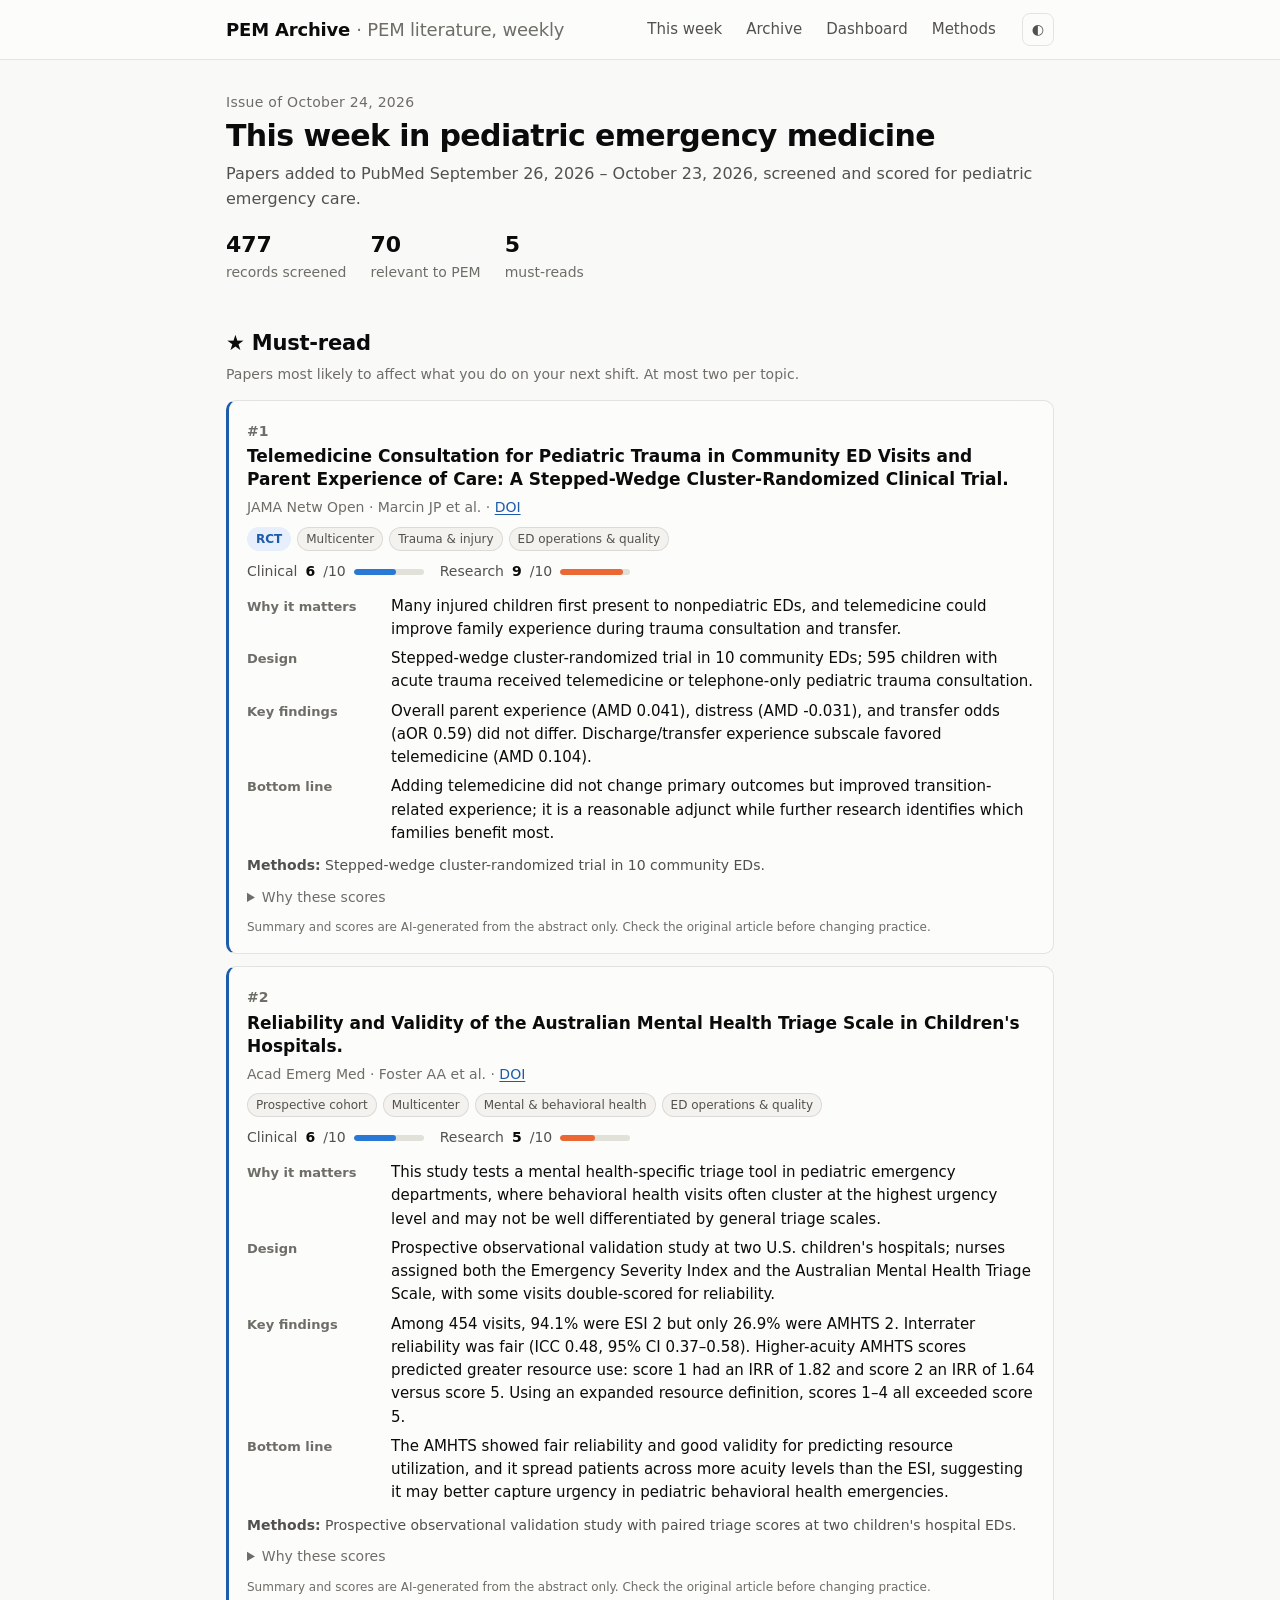
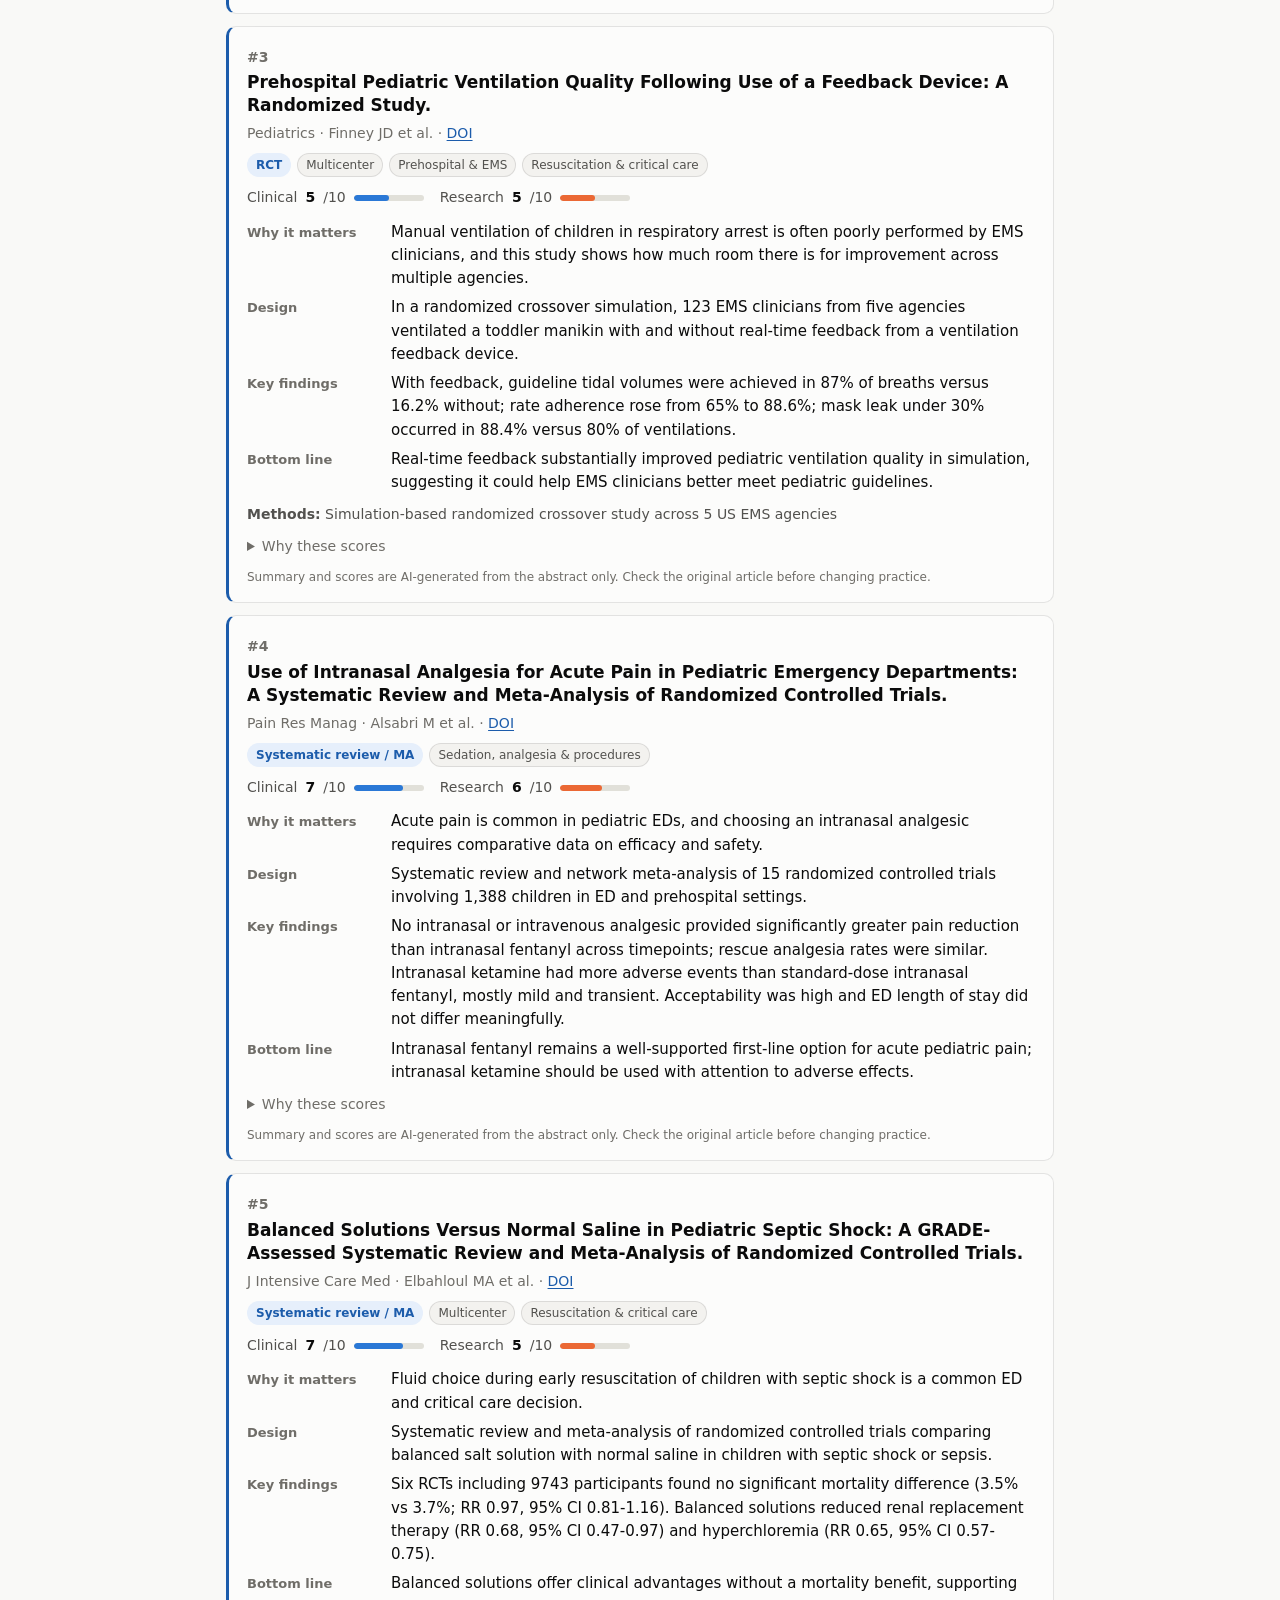
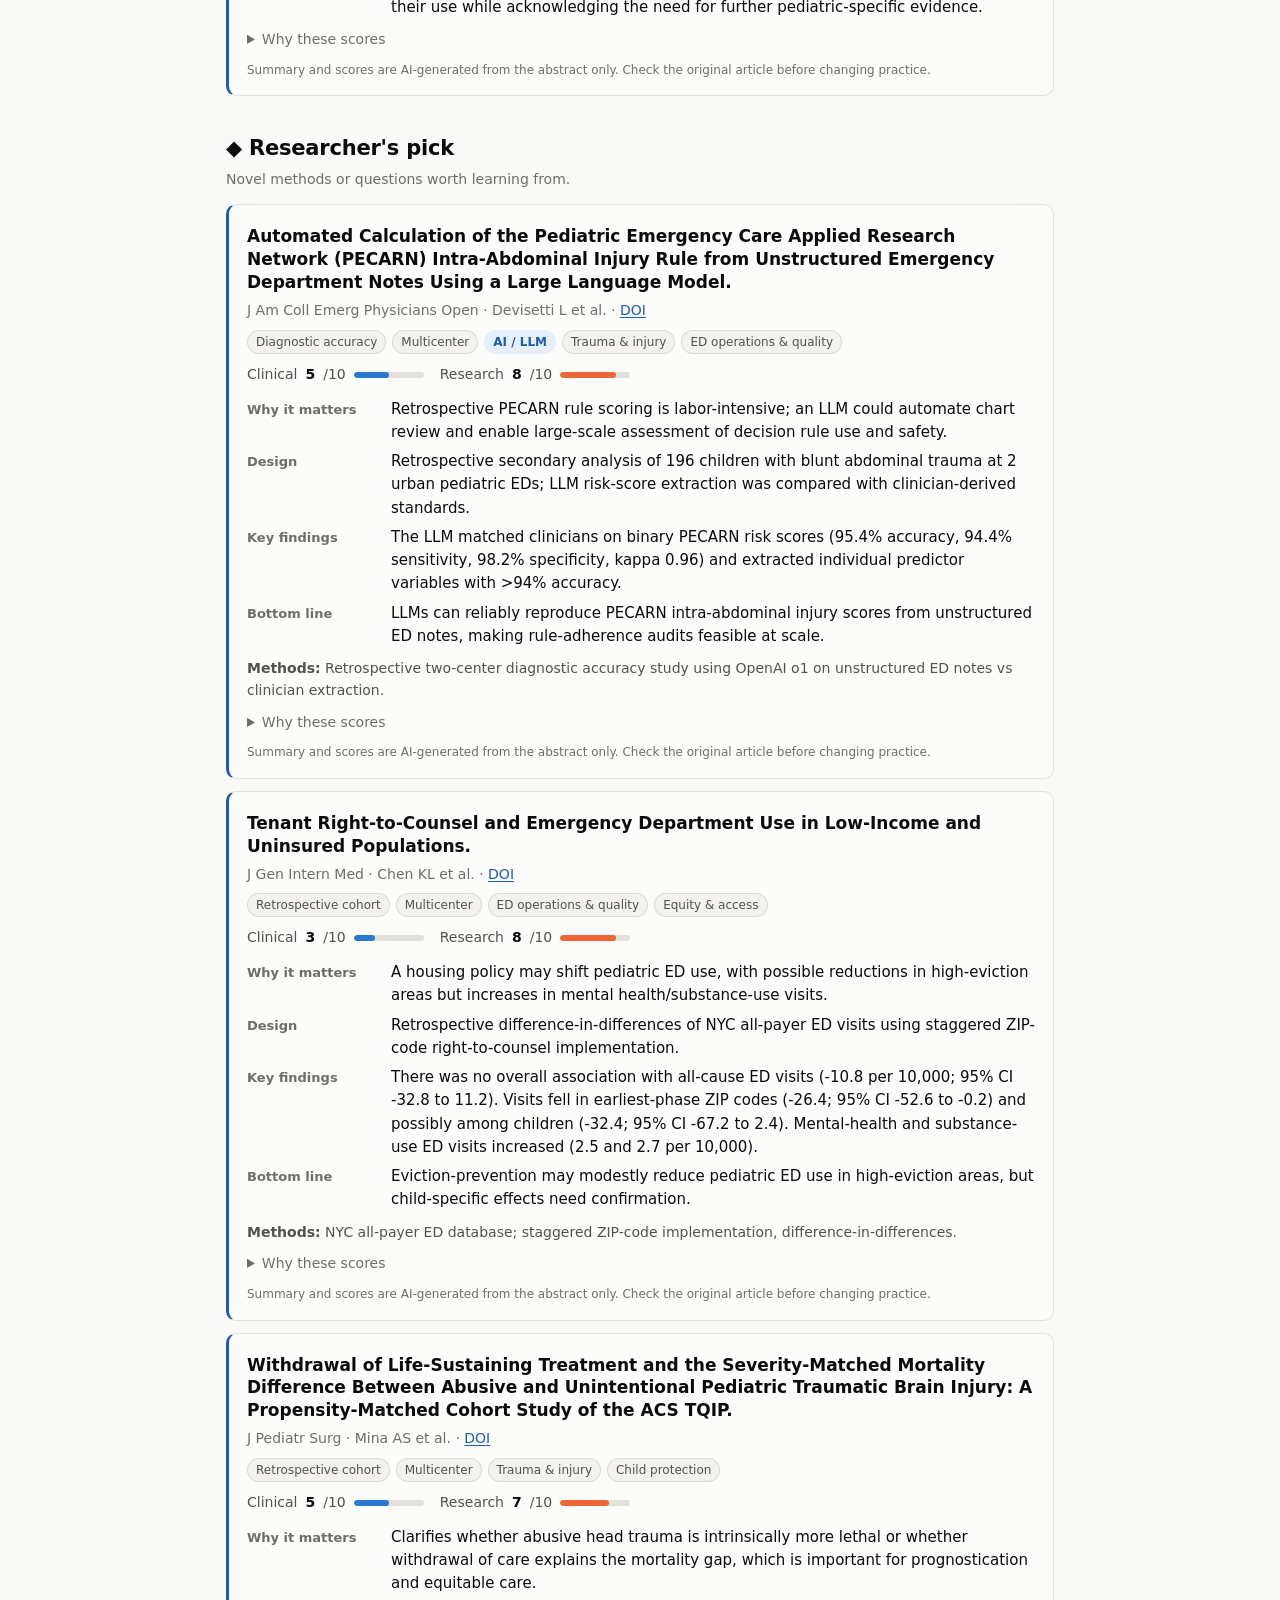
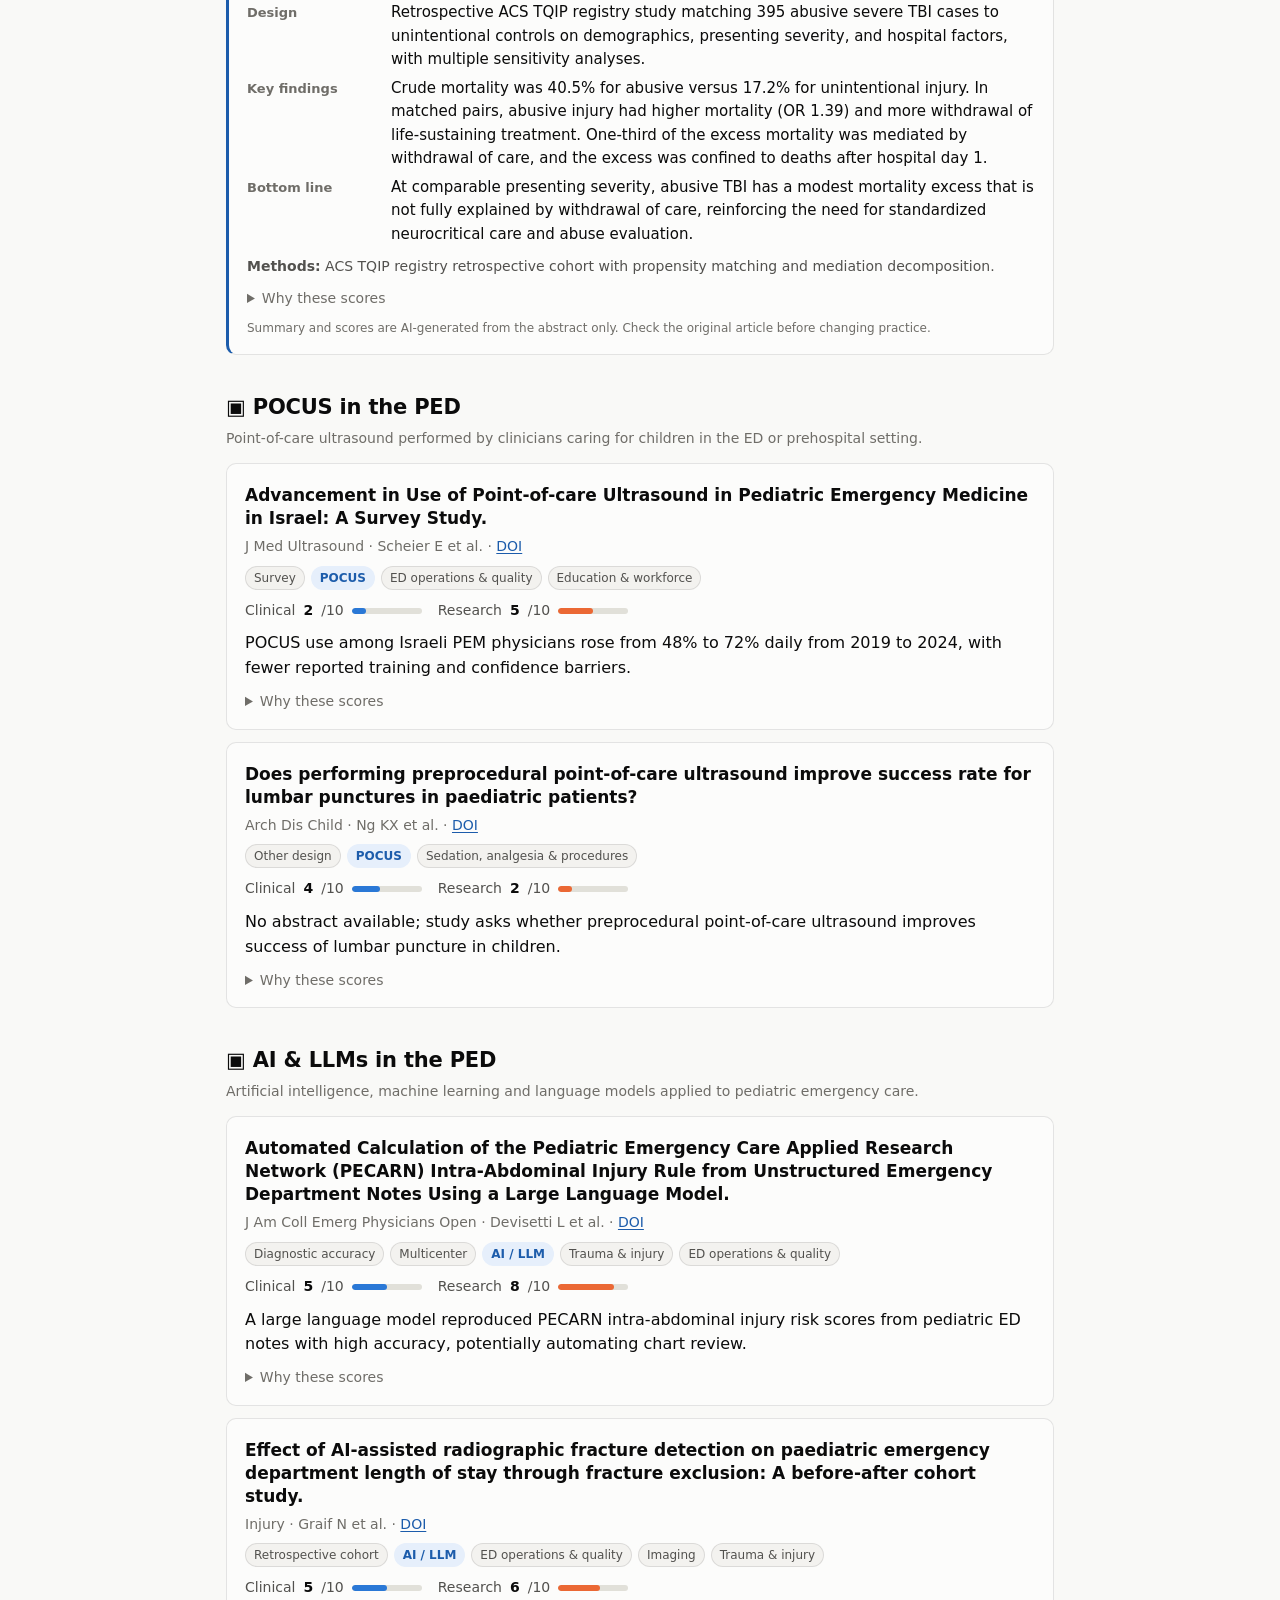
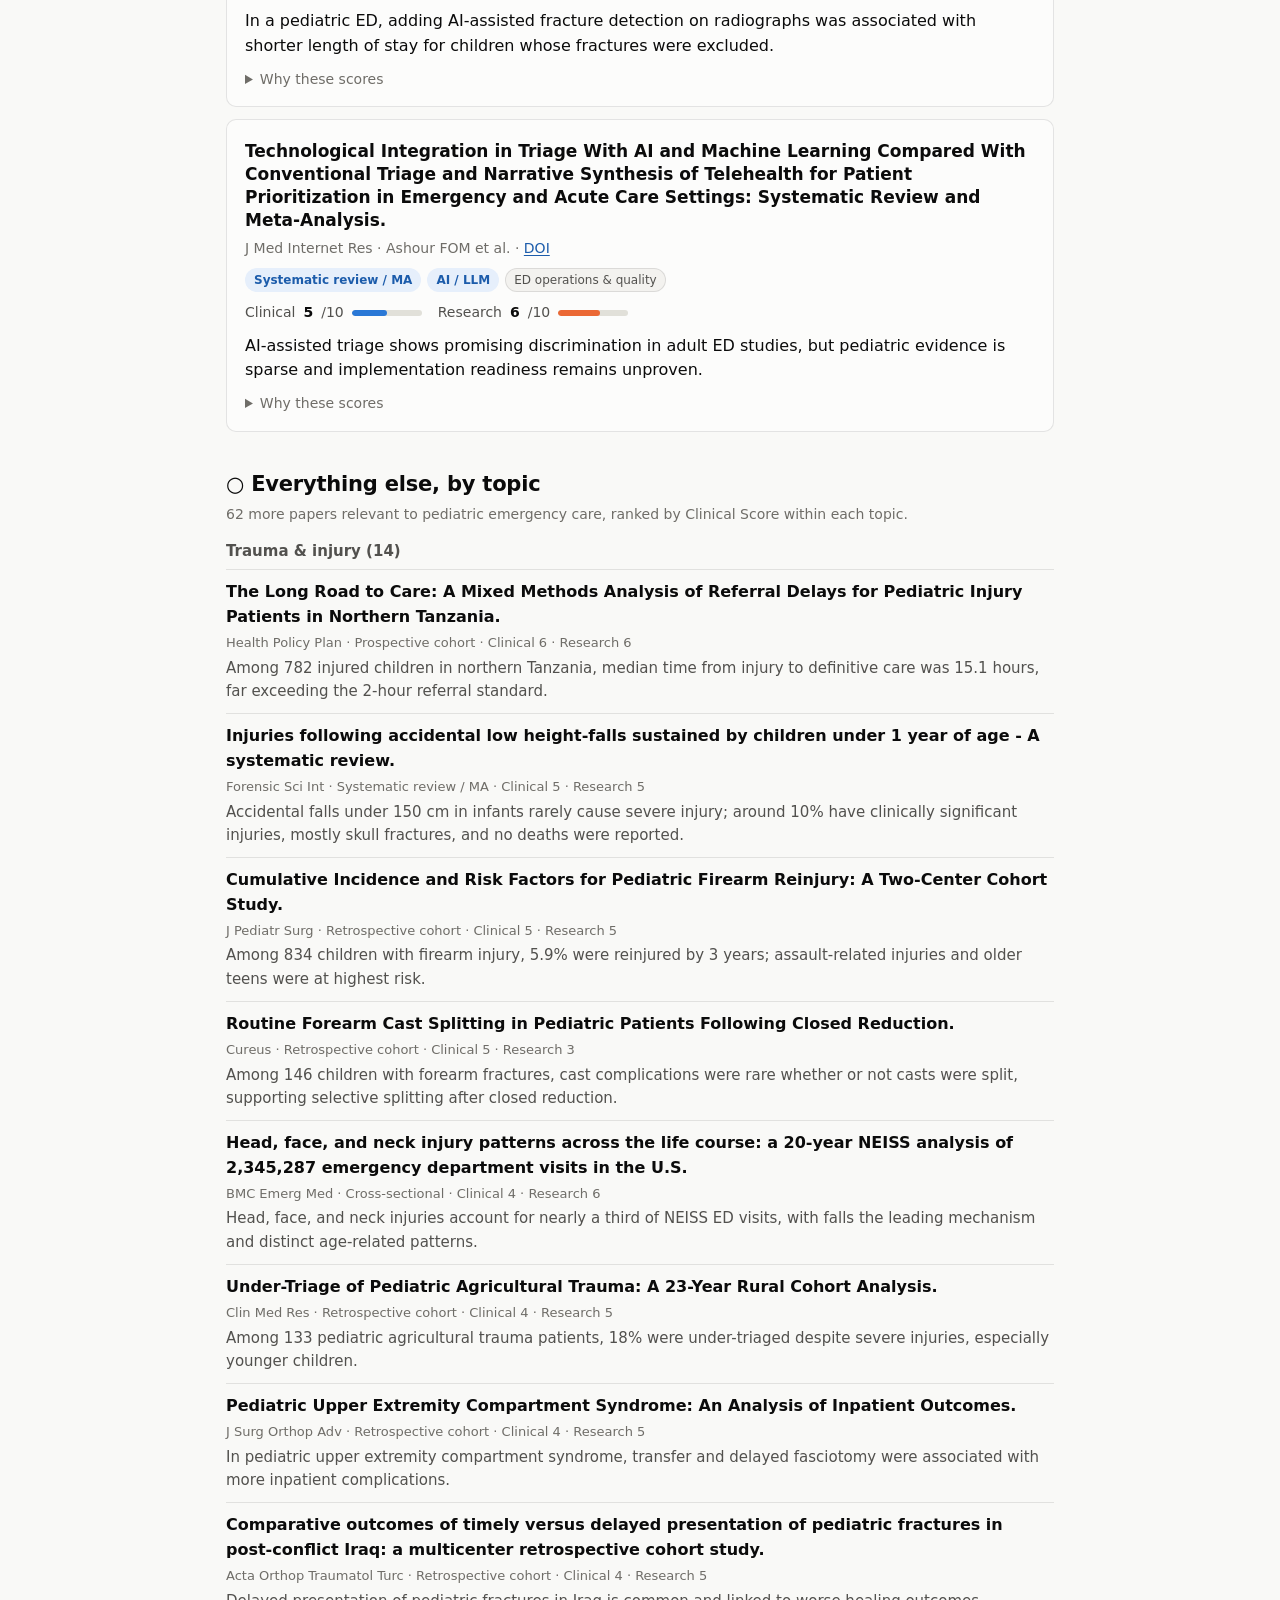
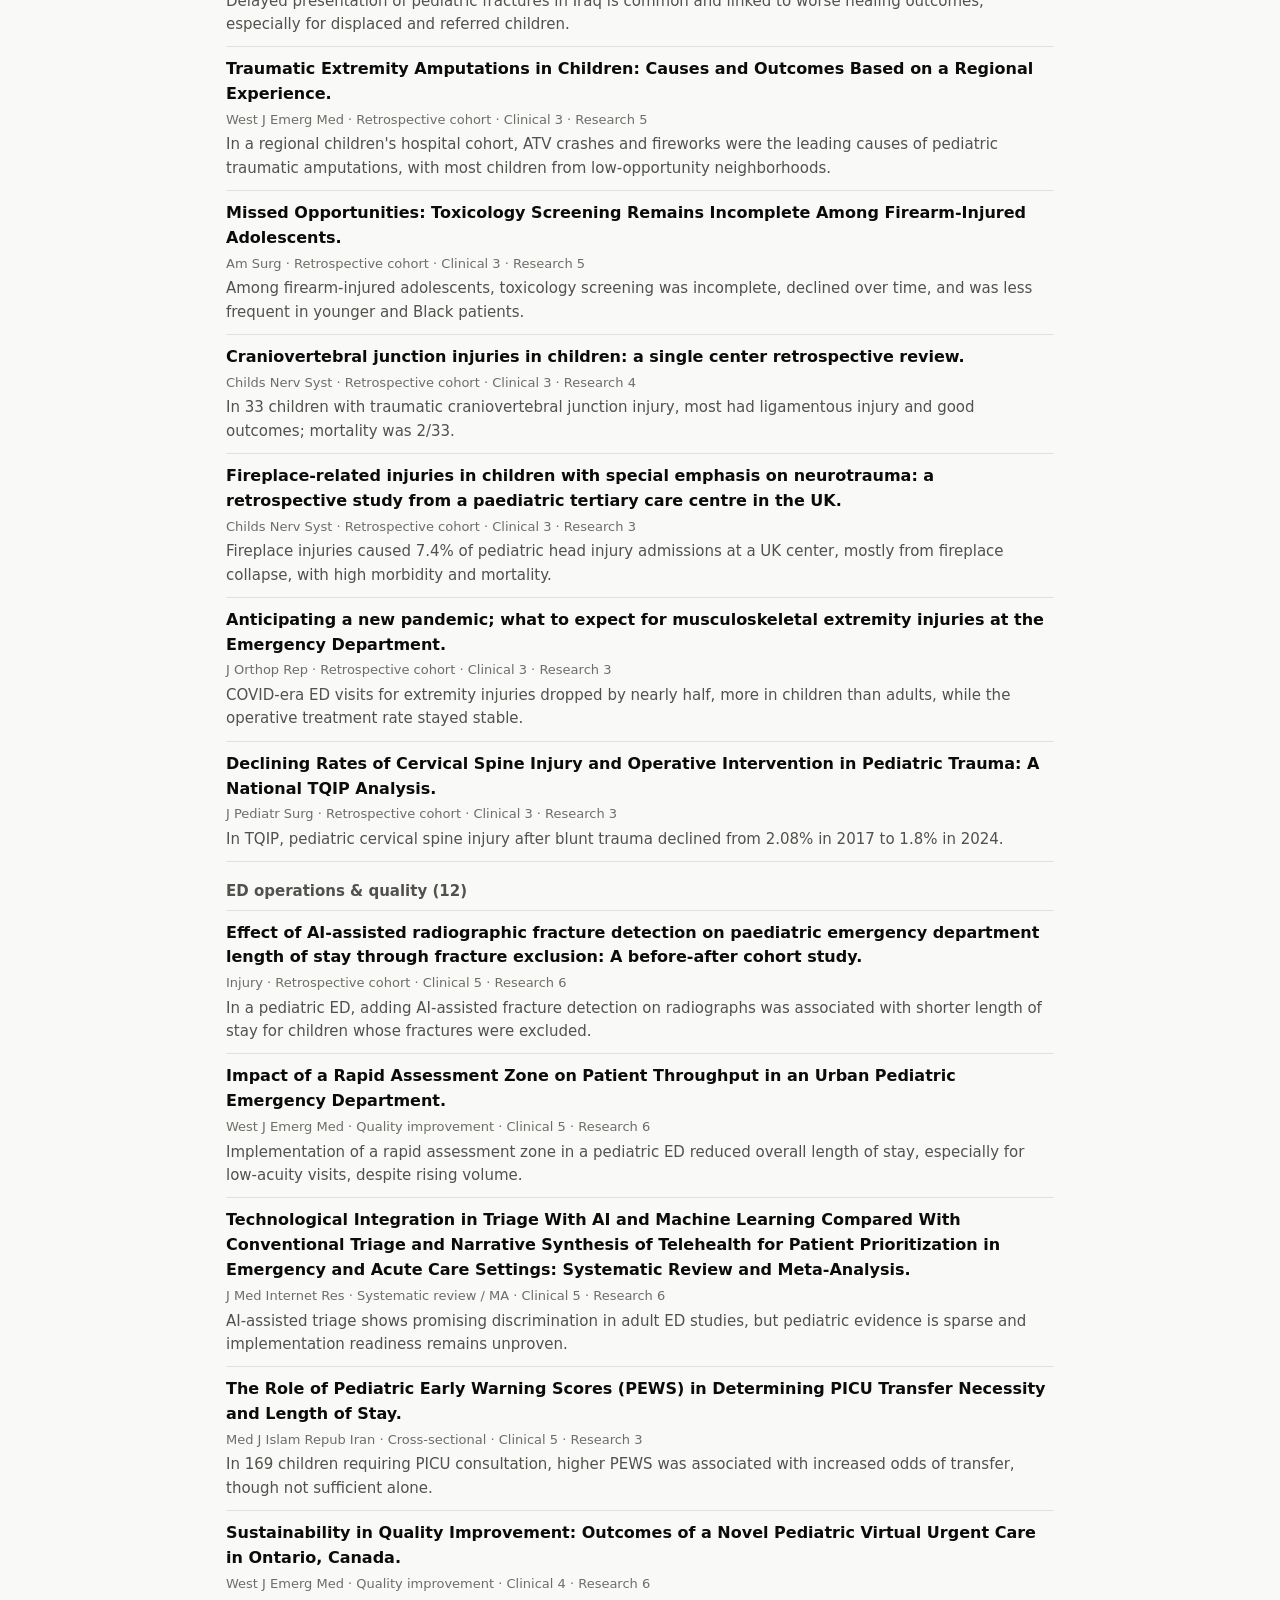
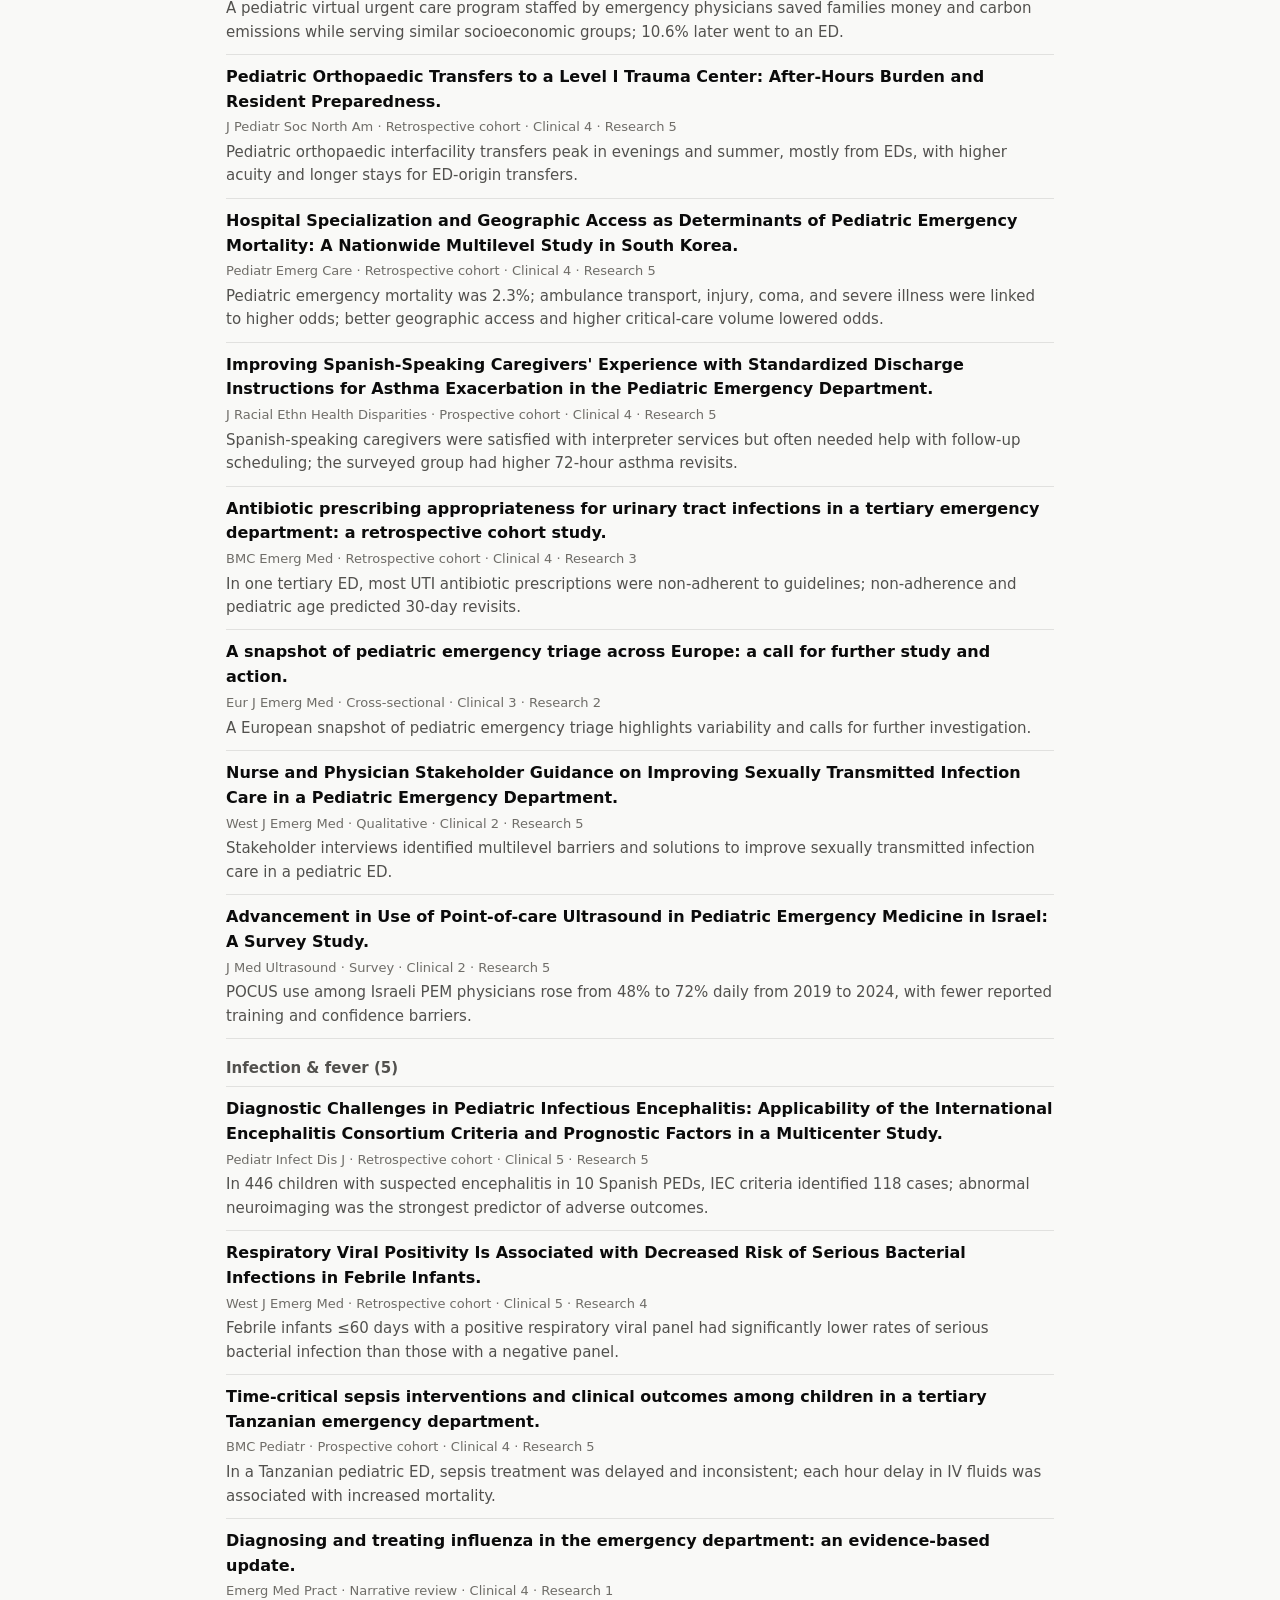
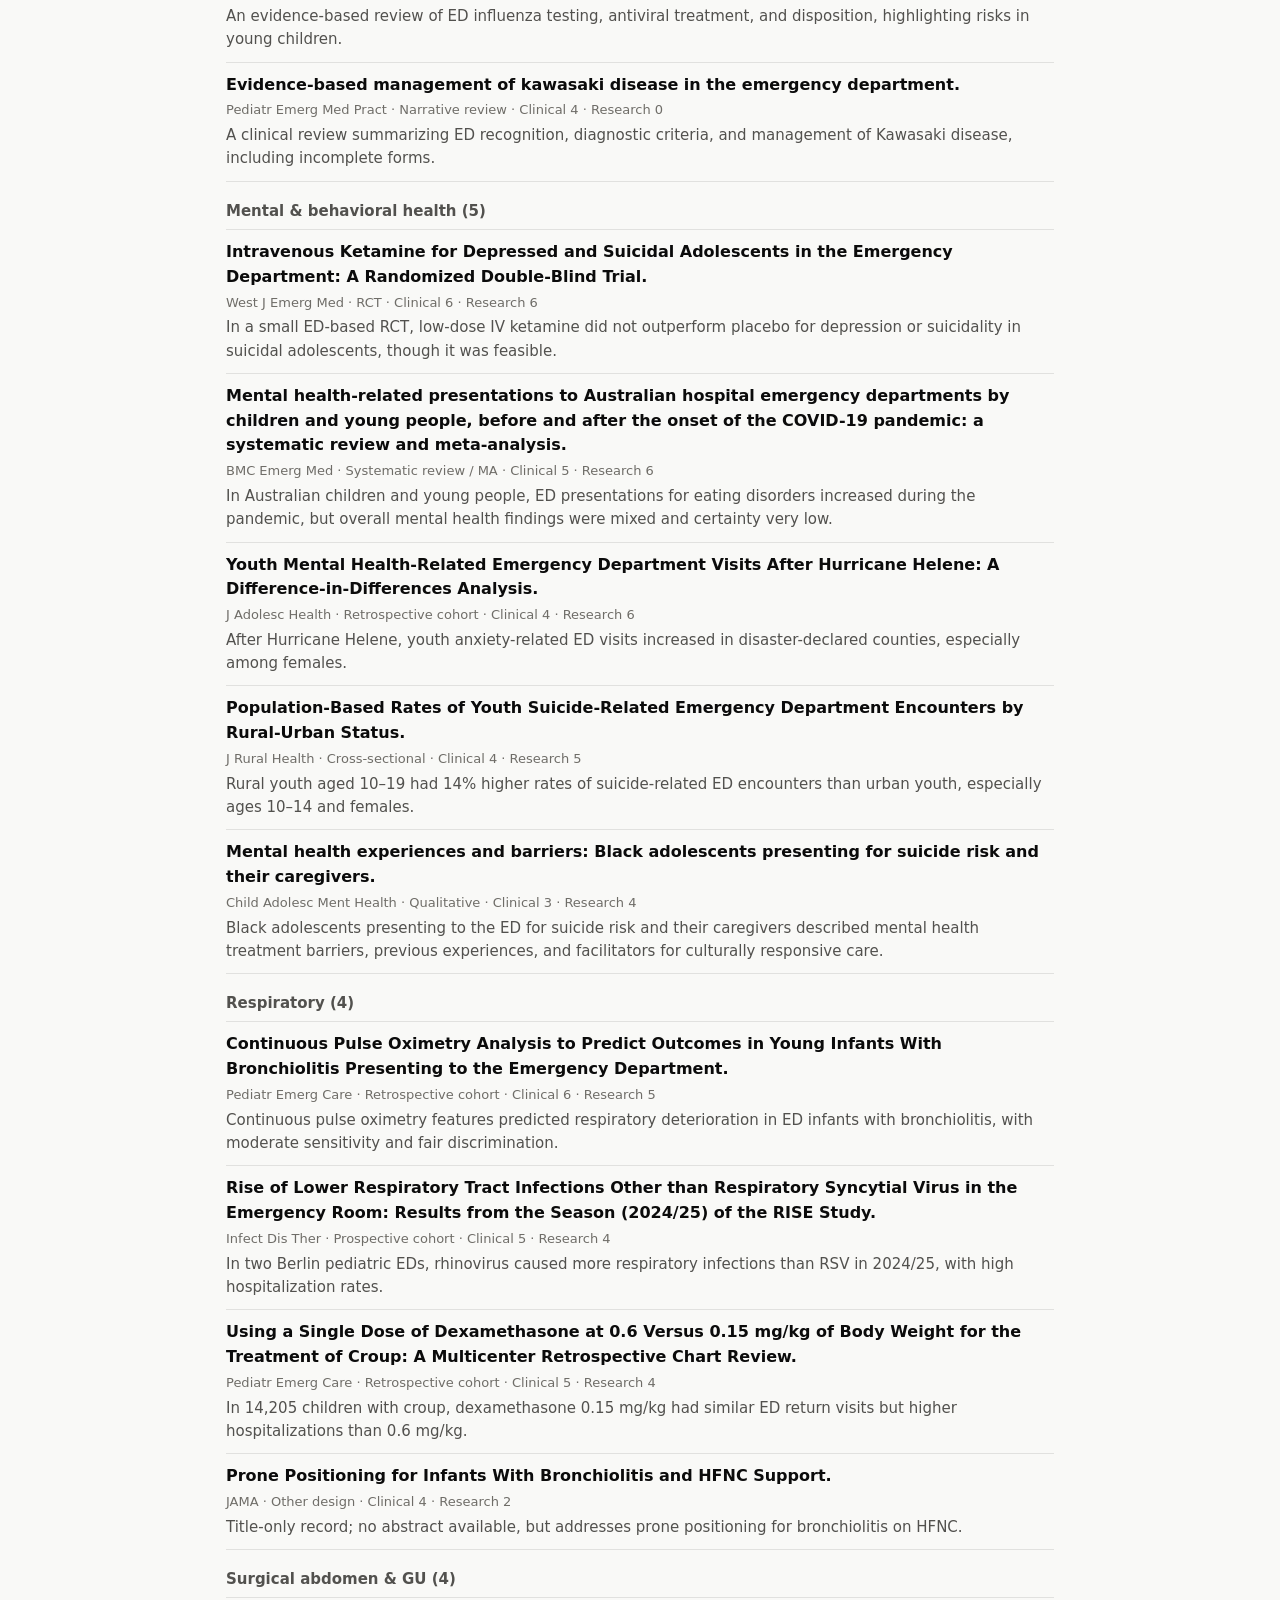
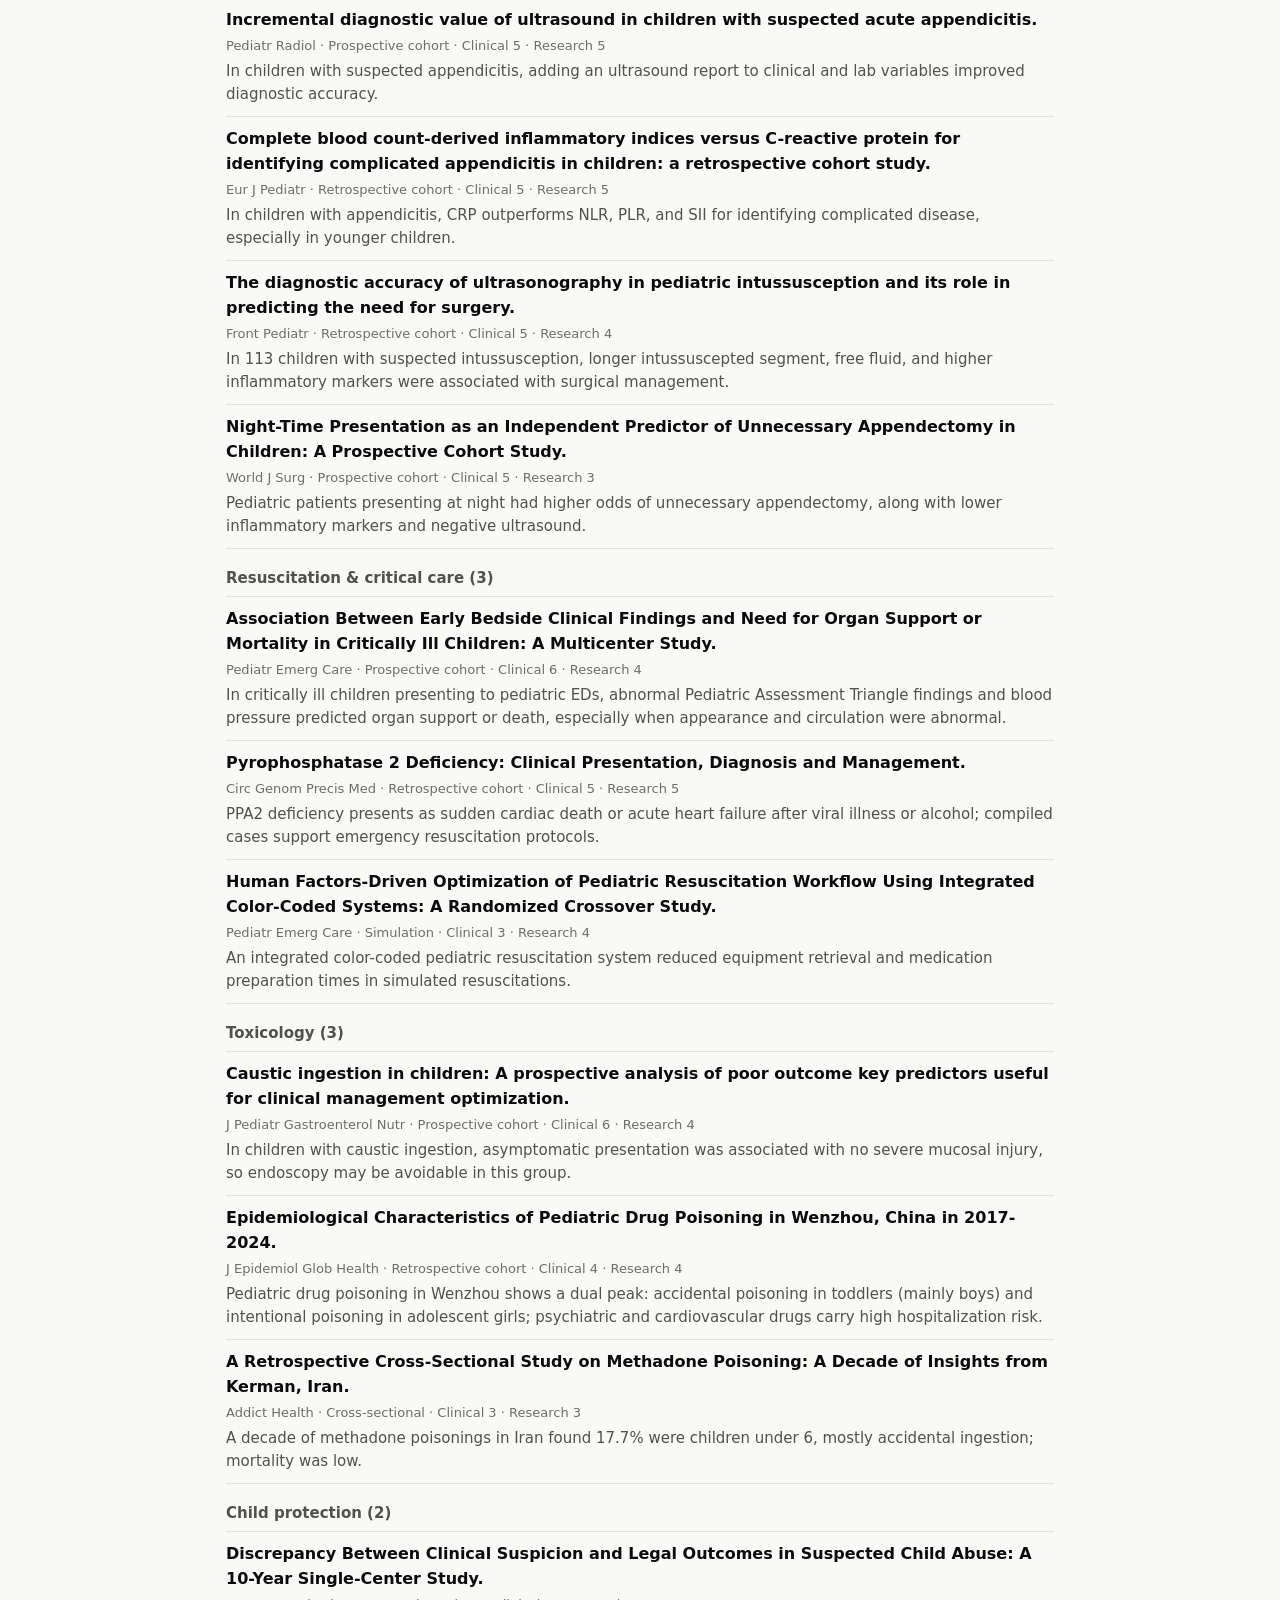
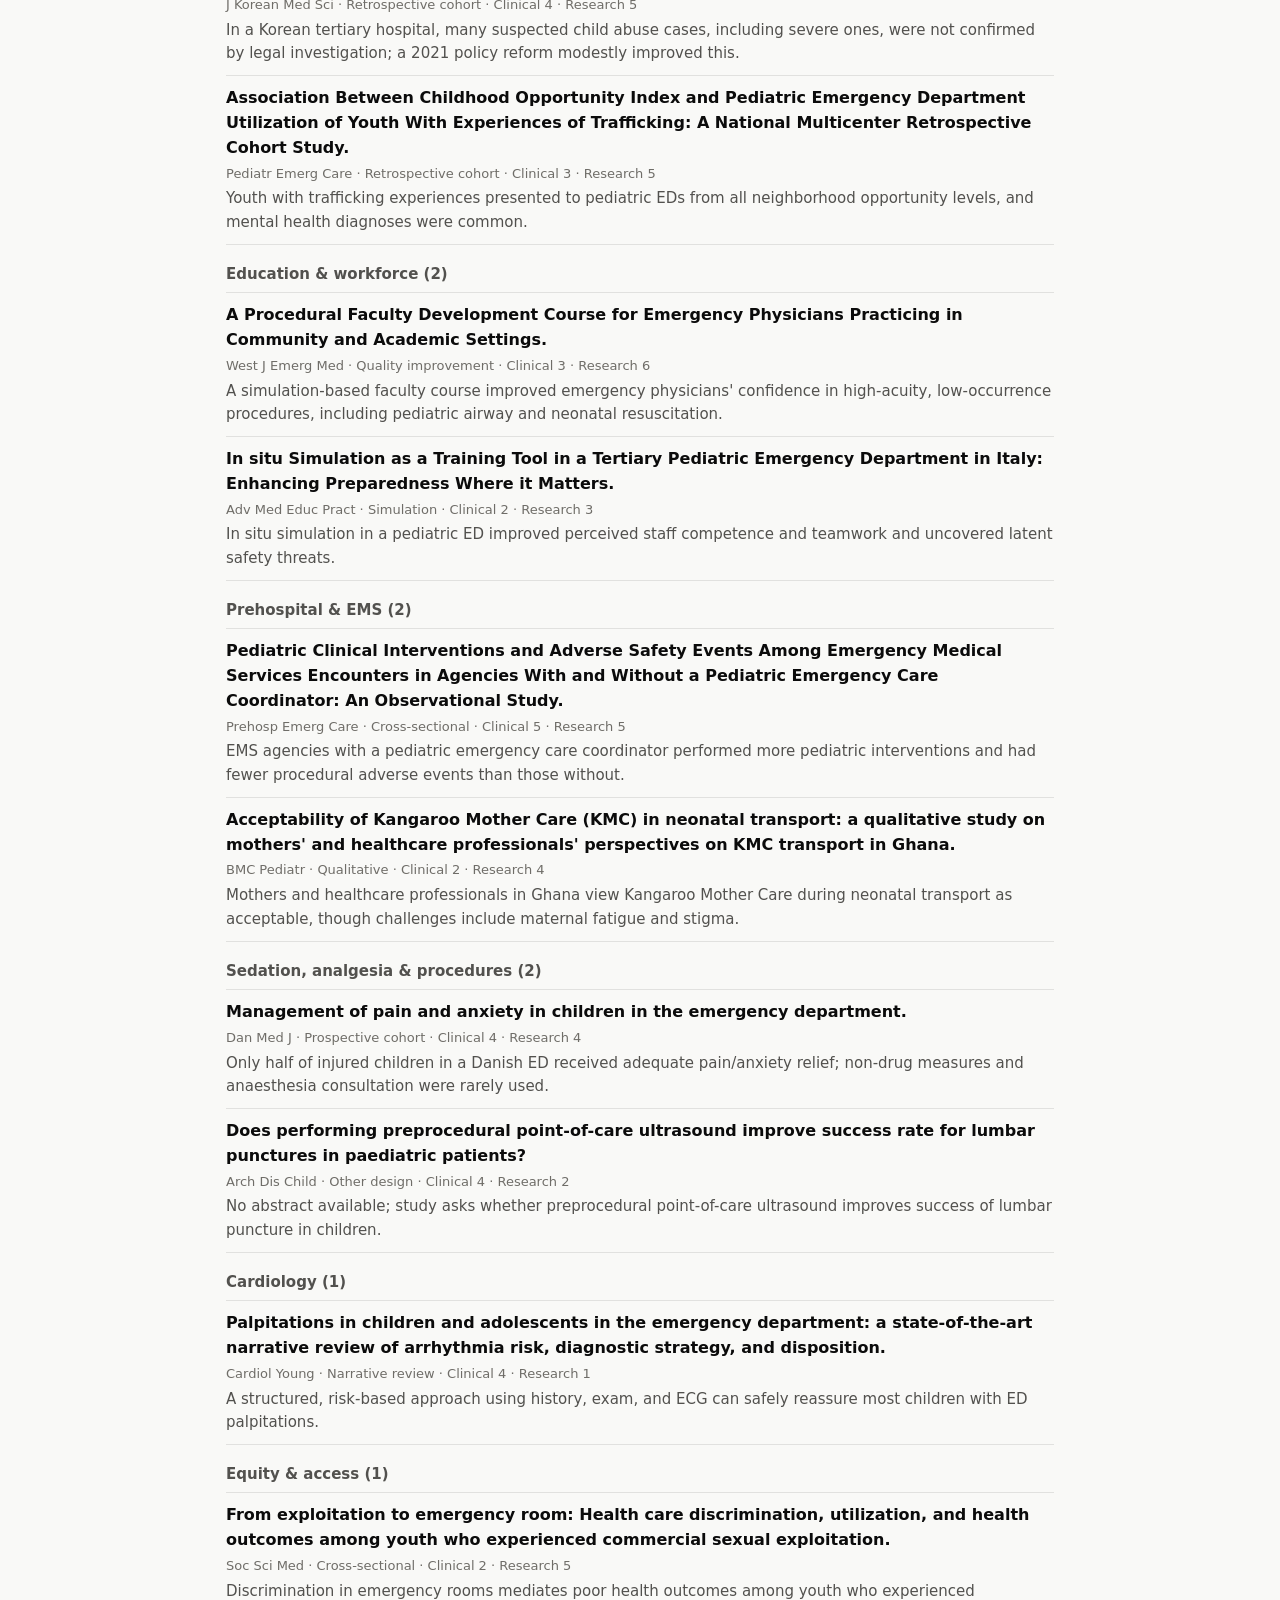
<file: docs/issues/2026-10-24.html>
<!doctype html>
<html lang="en">
<head>
<meta charset="utf-8">
<meta name="viewport" content="width=device-width, initial-scale=1">
<title>PEM Archive · October 24, 2026</title>
<meta name="description" content="Weekly must-reads in pediatric emergency medicine">
<link rel="stylesheet" href="../assets/style.css">
<script src="../assets/app.js" defer></script>
</head>
<body>
<header class="site-header"><div class="wrap">
<a class="brand" href="../index.html">PEM Archive <span>· PEM literature, weekly</span></a>
<nav class="nav" aria-label="Main"><a href="../index.html">This week</a><a href="../archive.html">Archive</a><a href="../dashboard.html">Dashboard</a><a href="../about.html">Methods</a></nav>
<button class="theme-btn" type="button" aria-label="Toggle dark mode">◐</button>
</div></header>
<main class="wrap">
<div class="issue-head">
<p class="eyebrow">Issue of October 24, 2026</p>
<h1>This week in pediatric emergency medicine</h1>
<p class="lede">Papers added to PubMed September 26, 2026 – October 23, 2026, screened and scored for pediatric emergency care.</p>
<ul class="stats"><li><b>477</b>records screened</li><li><b>70</b>relevant to PEM</li>
<li><b>5</b>must-reads</li></ul></div><section><h2>★ Must-read</h2><p class="section-note">Papers most likely to affect what you do on your next shift. At most two per topic.</p><article class="card featured">
<span class="rank">#1</span>
<h3><a href="https://pubmed.ncbi.nlm.nih.gov/42905708/">Telemedicine Consultation for Pediatric Trauma in Community ED Visits and Parent Experience of Care: A Stepped-Wedge Cluster-Randomized Clinical Trial.</a></h3>
<p class="meta">JAMA Netw Open · Marcin JP et al. · <a href="https://doi.org/10.1001/jamanetworkopen.2026.36546">DOI</a></p>
<div class="badges"><span class="badge strong">RCT</span><span class="badge ">Multicenter</span><span class="badge ">Trauma &amp; injury</span><span class="badge ">ED operations &amp; quality</span></div>
<div class="scores"><span class="score">Clinical <b>6</b>/10 <span class="meter c" aria-hidden="true"><i style="width:60%"></i></span></span><span class="score">Research <b>9</b>/10 <span class="meter r" aria-hidden="true"><i style="width:90%"></i></span></span></div>
<dl class="summary"><dt>Why it matters</dt><dd>Many injured children first present to nonpediatric EDs, and telemedicine could improve family experience during trauma consultation and transfer.</dd><dt>Design</dt><dd>Stepped-wedge cluster-randomized trial in 10 community EDs; 595 children with acute trauma received telemedicine or telephone-only pediatric trauma consultation.</dd><dt>Key findings</dt><dd>Overall parent experience (AMD 0.041), distress (AMD -0.031), and transfer odds (aOR 0.59) did not differ. Discharge/transfer experience subscale favored telemedicine (AMD 0.104).</dd><dt>Bottom line</dt><dd>Adding telemedicine did not change primary outcomes but improved transition-related experience; it is a reasonable adjunct while further research identifies which families benefit most.</dd></dl>
<p class="methods"><b>Methods:</b> Stepped-wedge cluster-randomized trial in 10 community EDs.</p>
<details class="why"><summary>Why these scores</summary><p><b>Clinical:</b> RCT showed no overall difference in parent experience, distress, or transfer rates; only a subscale benefit in discharge/transfer experience, so practice change is unlikely based on this alone.</p><p><b>Research:</b> A multicenter stepped-wedge cluster-randomized trial evaluating telemedicine for pediatric trauma consultations fills a clear evidence gap and tests a pragmatic ED intervention.</p></details>
<p class="ai-note">Summary and scores are AI-generated from the abstract only. Check the original article before changing practice.</p>
</article><article class="card featured">
<span class="rank">#2</span>
<h3><a href="https://pubmed.ncbi.nlm.nih.gov/42899685/">Reliability and Validity of the Australian Mental Health Triage Scale in Children&#x27;s Hospitals.</a></h3>
<p class="meta">Acad Emerg Med · Foster AA et al. · <a href="https://doi.org/10.1111/acem.70426">DOI</a></p>
<div class="badges"><span class="badge ">Prospective cohort</span><span class="badge ">Multicenter</span><span class="badge ">Mental &amp; behavioral health</span><span class="badge ">ED operations &amp; quality</span></div>
<div class="scores"><span class="score">Clinical <b>6</b>/10 <span class="meter c" aria-hidden="true"><i style="width:60%"></i></span></span><span class="score">Research <b>5</b>/10 <span class="meter r" aria-hidden="true"><i style="width:50%"></i></span></span></div>
<dl class="summary"><dt>Why it matters</dt><dd>This study tests a mental health-specific triage tool in pediatric emergency departments, where behavioral health visits often cluster at the highest urgency level and may not be well differentiated by general triage scales.</dd><dt>Design</dt><dd>Prospective observational validation study at two U.S. children&#x27;s hospitals; nurses assigned both the Emergency Severity Index and the Australian Mental Health Triage Scale, with some visits double-scored for reliability.</dd><dt>Key findings</dt><dd>Among 454 visits, 94.1% were ESI 2 but only 26.9% were AMHTS 2. Interrater reliability was fair (ICC 0.48, 95% CI 0.37–0.58). Higher-acuity AMHTS scores predicted greater resource use: score 1 had an IRR of 1.82 and score 2 an IRR of 1.64 versus score 5. Using an expanded resource definition, scores 1–4 all exceeded score 5.</dd><dt>Bottom line</dt><dd>The AMHTS showed fair reliability and good validity for predicting resource utilization, and it spread patients across more acuity levels than the ESI, suggesting it may better capture urgency in pediatric behavioral health emergencies.</dd></dl>
<p class="methods"><b>Methods:</b> Prospective observational validation study with paired triage scores at two children&#x27;s hospital EDs.</p>
<details class="why"><summary>Why these scores</summary><p><b>Clinical:</b> Provides validity and reliability data for a behavioral health triage scale in pediatric EDs, informing triage decisions without changing practice immediately.</p><p><b>Research:</b> Prospective two-center validation of a triage scale in a pediatric behavioral health population; standard methods but fills a specific gap.</p></details>
<p class="ai-note">Summary and scores are AI-generated from the abstract only. Check the original article before changing practice.</p>
</article><article class="card featured">
<span class="rank">#3</span>
<h3><a href="https://pubmed.ncbi.nlm.nih.gov/42896864/">Prehospital Pediatric Ventilation Quality Following Use of a Feedback Device: A Randomized Study.</a></h3>
<p class="meta">Pediatrics · Finney JD et al. · <a href="https://doi.org/10.1542/peds.2026-077291">DOI</a></p>
<div class="badges"><span class="badge strong">RCT</span><span class="badge ">Multicenter</span><span class="badge ">Prehospital &amp; EMS</span><span class="badge ">Resuscitation &amp; critical care</span></div>
<div class="scores"><span class="score">Clinical <b>5</b>/10 <span class="meter c" aria-hidden="true"><i style="width:50%"></i></span></span><span class="score">Research <b>5</b>/10 <span class="meter r" aria-hidden="true"><i style="width:50%"></i></span></span></div>
<dl class="summary"><dt>Why it matters</dt><dd>Manual ventilation of children in respiratory arrest is often poorly performed by EMS clinicians, and this study shows how much room there is for improvement across multiple agencies.</dd><dt>Design</dt><dd>In a randomized crossover simulation, 123 EMS clinicians from five agencies ventilated a toddler manikin with and without real-time feedback from a ventilation feedback device.</dd><dt>Key findings</dt><dd>With feedback, guideline tidal volumes were achieved in 87% of breaths versus 16.2% without; rate adherence rose from 65% to 88.6%; mask leak under 30% occurred in 88.4% versus 80% of ventilations.</dd><dt>Bottom line</dt><dd>Real-time feedback substantially improved pediatric ventilation quality in simulation, suggesting it could help EMS clinicians better meet pediatric guidelines.</dd></dl>
<p class="methods"><b>Methods:</b> Simulation-based randomized crossover study across 5 US EMS agencies</p>
<details class="why"><summary>Why these scores</summary><p><b>Clinical:</b> Randomized simulation evidence supports EMS decisions about using ventilation feedback devices, but real-patient confirmation is still needed.</p><p><b>Research:</b> Multi-site randomized crossover simulation applies a standard method to an understudied prehospital pediatric ventilation question and invites real-patient follow-up.</p></details>
<p class="ai-note">Summary and scores are AI-generated from the abstract only. Check the original article before changing practice.</p>
</article><article class="card featured">
<span class="rank">#4</span>
<h3><a href="https://pubmed.ncbi.nlm.nih.gov/42895051/">Use of Intranasal Analgesia for Acute Pain in Pediatric Emergency Departments: A Systematic Review and Meta-Analysis of Randomized Controlled Trials.</a></h3>
<p class="meta">Pain Res Manag · Alsabri M et al. · <a href="https://doi.org/10.1155/prm/1894053">DOI</a></p>
<div class="badges"><span class="badge strong">Systematic review / MA</span><span class="badge ">Sedation, analgesia &amp; procedures</span></div>
<div class="scores"><span class="score">Clinical <b>7</b>/10 <span class="meter c" aria-hidden="true"><i style="width:70%"></i></span></span><span class="score">Research <b>6</b>/10 <span class="meter r" aria-hidden="true"><i style="width:60%"></i></span></span></div>
<dl class="summary"><dt>Why it matters</dt><dd>Acute pain is common in pediatric EDs, and choosing an intranasal analgesic requires comparative data on efficacy and safety.</dd><dt>Design</dt><dd>Systematic review and network meta-analysis of 15 randomized controlled trials involving 1,388 children in ED and prehospital settings.</dd><dt>Key findings</dt><dd>No intranasal or intravenous analgesic provided significantly greater pain reduction than intranasal fentanyl across timepoints; rescue analgesia rates were similar. Intranasal ketamine had more adverse events than standard-dose intranasal fentanyl, mostly mild and transient. Acceptability was high and ED length of stay did not differ meaningfully.</dd><dt>Bottom line</dt><dd>Intranasal fentanyl remains a well-supported first-line option for acute pediatric pain; intranasal ketamine should be used with attention to adverse effects.</dd></dl>
<details class="why"><summary>Why these scores</summary><p><b>Clinical:</b> High-quality evidence synthesis supporting current ED analgesic choices and cautioning about intranasal ketamine adverse effects.</p><p><b>Research:</b> Network meta-analysis of 15 RCTs comparing intranasal analgesics across routes and agents in pediatric acute pain.</p></details>
<p class="ai-note">Summary and scores are AI-generated from the abstract only. Check the original article before changing practice.</p>
</article><article class="card featured">
<span class="rank">#5</span>
<h3><a href="https://pubmed.ncbi.nlm.nih.gov/42895626/">Balanced Solutions Versus Normal Saline in Pediatric Septic Shock: A GRADE-Assessed Systematic Review and Meta-Analysis of Randomized Controlled Trials.</a></h3>
<p class="meta">J Intensive Care Med · Elbahloul MA et al. · <a href="https://doi.org/10.1177/08850666261498038">DOI</a></p>
<div class="badges"><span class="badge strong">Systematic review / MA</span><span class="badge ">Multicenter</span><span class="badge ">Resuscitation &amp; critical care</span></div>
<div class="scores"><span class="score">Clinical <b>7</b>/10 <span class="meter c" aria-hidden="true"><i style="width:70%"></i></span></span><span class="score">Research <b>5</b>/10 <span class="meter r" aria-hidden="true"><i style="width:50%"></i></span></span></div>
<dl class="summary"><dt>Why it matters</dt><dd>Fluid choice during early resuscitation of children with septic shock is a common ED and critical care decision.</dd><dt>Design</dt><dd>Systematic review and meta-analysis of randomized controlled trials comparing balanced salt solution with normal saline in children with septic shock or sepsis.</dd><dt>Key findings</dt><dd>Six RCTs including 9743 participants found no significant mortality difference (3.5% vs 3.7%; RR 0.97, 95% CI 0.81-1.16). Balanced solutions reduced renal replacement therapy (RR 0.68, 95% CI 0.47-0.97) and hyperchloremia (RR 0.65, 95% CI 0.57-0.75).</dd><dt>Bottom line</dt><dd>Balanced solutions offer clinical advantages without a mortality benefit, supporting their use while acknowledging the need for further pediatric-specific evidence.</dd></dl>
<details class="why"><summary>Why these scores</summary><p><b>Clinical:</b> Supports a fluid-choice decision in pediatric septic shock but does not change mortality practice.</p><p><b>Research:</b> Standard systematic review methodology applied to an updated clinical question, with registered protocol and GRADE certainty assessment.</p></details>
<p class="ai-note">Summary and scores are AI-generated from the abstract only. Check the original article before changing practice.</p>
</article></section><section><h2>◆ Researcher's pick</h2><p class="section-note">Novel methods or questions worth learning from.</p><article class="card featured">

<h3><a href="https://pubmed.ncbi.nlm.nih.gov/42893265/">Automated Calculation of the Pediatric Emergency Care Applied Research Network (PECARN) Intra-Abdominal Injury Rule from Unstructured Emergency Department Notes Using a Large Language Model.</a></h3>
<p class="meta">J Am Coll Emerg Physicians Open · Devisetti L et al. · <a href="https://doi.org/10.1016/j.acepjo.2026.100525">DOI</a></p>
<div class="badges"><span class="badge ">Diagnostic accuracy</span><span class="badge ">Multicenter</span><span class="badge strong">AI / LLM</span><span class="badge ">Trauma &amp; injury</span><span class="badge ">ED operations &amp; quality</span></div>
<div class="scores"><span class="score">Clinical <b>5</b>/10 <span class="meter c" aria-hidden="true"><i style="width:50%"></i></span></span><span class="score">Research <b>8</b>/10 <span class="meter r" aria-hidden="true"><i style="width:80%"></i></span></span></div>
<dl class="summary"><dt>Why it matters</dt><dd>Retrospective PECARN rule scoring is labor-intensive; an LLM could automate chart review and enable large-scale assessment of decision rule use and safety.</dd><dt>Design</dt><dd>Retrospective secondary analysis of 196 children with blunt abdominal trauma at 2 urban pediatric EDs; LLM risk-score extraction was compared with clinician-derived standards.</dd><dt>Key findings</dt><dd>The LLM matched clinicians on binary PECARN risk scores (95.4% accuracy, 94.4% sensitivity, 98.2% specificity, kappa 0.96) and extracted individual predictor variables with &gt;94% accuracy.</dd><dt>Bottom line</dt><dd>LLMs can reliably reproduce PECARN intra-abdominal injury scores from unstructured ED notes, making rule-adherence audits feasible at scale.</dd></dl>
<p class="methods"><b>Methods:</b> Retrospective two-center diagnostic accuracy study using OpenAI o1 on unstructured ED notes vs clinician extraction.</p>
<details class="why"><summary>Why these scores</summary><p><b>Clinical:</b> Automates PECARN score calculation from notes; not yet a direct bedside tool but could enable large-scale rule evaluation.</p><p><b>Research:</b> Novel application of an LLM to unstructured pediatric ED notes for automated clinical prediction rule scoring.</p></details>
<p class="ai-note">Summary and scores are AI-generated from the abstract only. Check the original article before changing practice.</p>
</article><article class="card featured">

<h3><a href="https://pubmed.ncbi.nlm.nih.gov/42905183/">Tenant Right-to-Counsel and Emergency Department Use in Low-Income and Uninsured Populations.</a></h3>
<p class="meta">J Gen Intern Med · Chen KL et al. · <a href="https://doi.org/10.1007/s11606-026-10864-y">DOI</a></p>
<div class="badges"><span class="badge ">Retrospective cohort</span><span class="badge ">Multicenter</span><span class="badge ">ED operations &amp; quality</span><span class="badge ">Equity &amp; access</span></div>
<div class="scores"><span class="score">Clinical <b>3</b>/10 <span class="meter c" aria-hidden="true"><i style="width:30%"></i></span></span><span class="score">Research <b>8</b>/10 <span class="meter r" aria-hidden="true"><i style="width:80%"></i></span></span></div>
<dl class="summary"><dt>Why it matters</dt><dd>A housing policy may shift pediatric ED use, with possible reductions in high-eviction areas but increases in mental health/substance-use visits.</dd><dt>Design</dt><dd>Retrospective difference-in-differences of NYC all-payer ED visits using staggered ZIP-code right-to-counsel implementation.</dd><dt>Key findings</dt><dd>There was no overall association with all-cause ED visits (-10.8 per 10,000; 95% CI -32.8 to 11.2). Visits fell in earliest-phase ZIP codes (-26.4; 95% CI -52.6 to -0.2) and possibly among children (-32.4; 95% CI -67.2 to 2.4). Mental-health and substance-use ED visits increased (2.5 and 2.7 per 10,000).</dd><dt>Bottom line</dt><dd>Eviction-prevention may modestly reduce pediatric ED use in high-eviction areas, but child-specific effects need confirmation.</dd></dl>
<p class="methods"><b>Methods:</b> NYC all-payer ED database; staggered ZIP-code implementation, difference-in-differences.</p>
<details class="why"><summary>Why these scores</summary><p><b>Clinical:</b> Policy evaluation with only a marginal pediatric subgroup; no direct clinical decision for PED clinicians.</p><p><b>Research:</b> Uses a staggered natural experiment with citywide ED data to estimate health effects of housing policy, generating pediatric ED utilization and equity follow-up questions.</p></details>
<p class="ai-note">Summary and scores are AI-generated from the abstract only. Check the original article before changing practice.</p>
</article><article class="card featured">

<h3><a href="https://pubmed.ncbi.nlm.nih.gov/42887648/">Withdrawal of Life-Sustaining Treatment and the Severity-Matched Mortality Difference Between Abusive and Unintentional Pediatric Traumatic Brain Injury: A Propensity-Matched Cohort Study of the ACS TQIP.</a></h3>
<p class="meta">J Pediatr Surg · Mina AS et al. · <a href="https://doi.org/10.1016/j.jpedsurg.2026.163551">DOI</a></p>
<div class="badges"><span class="badge ">Retrospective cohort</span><span class="badge ">Multicenter</span><span class="badge ">Trauma &amp; injury</span><span class="badge ">Child protection</span></div>
<div class="scores"><span class="score">Clinical <b>5</b>/10 <span class="meter c" aria-hidden="true"><i style="width:50%"></i></span></span><span class="score">Research <b>7</b>/10 <span class="meter r" aria-hidden="true"><i style="width:70%"></i></span></span></div>
<dl class="summary"><dt>Why it matters</dt><dd>Clarifies whether abusive head trauma is intrinsically more lethal or whether withdrawal of care explains the mortality gap, which is important for prognostication and equitable care.</dd><dt>Design</dt><dd>Retrospective ACS TQIP registry study matching 395 abusive severe TBI cases to unintentional controls on demographics, presenting severity, and hospital factors, with multiple sensitivity analyses.</dd><dt>Key findings</dt><dd>Crude mortality was 40.5% for abusive versus 17.2% for unintentional injury. In matched pairs, abusive injury had higher mortality (OR 1.39) and more withdrawal of life-sustaining treatment. One-third of the excess mortality was mediated by withdrawal of care, and the excess was confined to deaths after hospital day 1.</dd><dt>Bottom line</dt><dd>At comparable presenting severity, abusive TBI has a modest mortality excess that is not fully explained by withdrawal of care, reinforcing the need for standardized neurocritical care and abuse evaluation.</dd></dl>
<p class="methods"><b>Methods:</b> ACS TQIP registry retrospective cohort with propensity matching and mediation decomposition.</p>
<details class="why"><summary>Why these scores</summary><p><b>Clinical:</b> Propensity-matched comparison provides nuanced prognostic information about abusive TBI and withdrawal-of-care patterns that can inform family discussions and trauma care.</p><p><b>Research:</b> Strong retrospective design with propensity matching, multiple imputation, and counterfactual decomposition to separate injury severity from care decisions.</p></details>
<p class="ai-note">Summary and scores are AI-generated from the abstract only. Check the original article before changing practice.</p>
</article></section><section><h2>▣ POCUS in the PED</h2><p class="section-note">Point-of-care ultrasound performed by clinicians caring for children in the ED or prehospital setting.</p><article class="card">

<h3><a href="https://pubmed.ncbi.nlm.nih.gov/42890892/">Advancement in Use of Point-of-care Ultrasound in Pediatric Emergency Medicine in Israel: A Survey Study.</a></h3>
<p class="meta">J Med Ultrasound · Scheier E et al. · <a href="https://doi.org/10.4103/jmu.JMU-D-25-00035">DOI</a></p>
<div class="badges"><span class="badge ">Survey</span><span class="badge strong">POCUS</span><span class="badge ">ED operations &amp; quality</span><span class="badge ">Education &amp; workforce</span></div>
<div class="scores"><span class="score">Clinical <b>2</b>/10 <span class="meter c" aria-hidden="true"><i style="width:20%"></i></span></span><span class="score">Research <b>5</b>/10 <span class="meter r" aria-hidden="true"><i style="width:50%"></i></span></span></div>
<p class="one-line">POCUS use among Israeli PEM physicians rose from 48% to 72% daily from 2019 to 2024, with fewer reported training and confidence barriers.</p>
<details class="why"><summary>Why these scores</summary><p><b>Clinical:</b> Survey documents POCUS adoption and barriers among PEM physicians; useful for educational planning rather than direct patient care.</p><p><b>Research:</b> Repeated national survey quantifies temporal change in POCUS use and barriers, though methods are descriptive and response details are limited.</p></details>
</article><article class="card">

<h3><a href="https://pubmed.ncbi.nlm.nih.gov/42888024/">Does performing preprocedural point-of-care ultrasound improve success rate for lumbar punctures in paediatric patients?</a></h3>
<p class="meta">Arch Dis Child · Ng KX et al. · <a href="https://doi.org/10.1136/archdischild-2026-331380">DOI</a></p>
<div class="badges"><span class="badge ">Other design</span><span class="badge strong">POCUS</span><span class="badge ">Sedation, analgesia &amp; procedures</span></div>
<div class="scores"><span class="score">Clinical <b>4</b>/10 <span class="meter c" aria-hidden="true"><i style="width:40%"></i></span></span><span class="score">Research <b>2</b>/10 <span class="meter r" aria-hidden="true"><i style="width:20%"></i></span></span></div>
<p class="one-line">No abstract available; study asks whether preprocedural point-of-care ultrasound improves success of lumbar puncture in children.</p>
<details class="why"><summary>Why these scores</summary><p><b>Clinical:</b> Title only; pediatric LP is a common ED procedure, but no results are available to base impact.</p><p><b>Research:</b> Title only; cannot judge methods, but the question is relevant to procedural PEM research.</p></details>
</article></section><section><h2>▣ AI & LLMs in the PED</h2><p class="section-note">Artificial intelligence, machine learning and language models applied to pediatric emergency care.</p><article class="card">

<h3><a href="https://pubmed.ncbi.nlm.nih.gov/42893265/">Automated Calculation of the Pediatric Emergency Care Applied Research Network (PECARN) Intra-Abdominal Injury Rule from Unstructured Emergency Department Notes Using a Large Language Model.</a></h3>
<p class="meta">J Am Coll Emerg Physicians Open · Devisetti L et al. · <a href="https://doi.org/10.1016/j.acepjo.2026.100525">DOI</a></p>
<div class="badges"><span class="badge ">Diagnostic accuracy</span><span class="badge ">Multicenter</span><span class="badge strong">AI / LLM</span><span class="badge ">Trauma &amp; injury</span><span class="badge ">ED operations &amp; quality</span></div>
<div class="scores"><span class="score">Clinical <b>5</b>/10 <span class="meter c" aria-hidden="true"><i style="width:50%"></i></span></span><span class="score">Research <b>8</b>/10 <span class="meter r" aria-hidden="true"><i style="width:80%"></i></span></span></div>
<p class="one-line">A large language model reproduced PECARN intra-abdominal injury risk scores from pediatric ED notes with high accuracy, potentially automating chart review.</p>
<details class="why"><summary>Why these scores</summary><p><b>Clinical:</b> Automates PECARN score calculation from notes; not yet a direct bedside tool but could enable large-scale rule evaluation.</p><p><b>Research:</b> Novel application of an LLM to unstructured pediatric ED notes for automated clinical prediction rule scoring.</p></details>
</article><article class="card">

<h3><a href="https://pubmed.ncbi.nlm.nih.gov/42913113/">Effect of AI-assisted radiographic fracture detection on paediatric emergency department length of stay through fracture exclusion: A before-after cohort study.</a></h3>
<p class="meta">Injury · Graif N et al. · <a href="https://doi.org/10.1016/j.injury.2026.113765">DOI</a></p>
<div class="badges"><span class="badge ">Retrospective cohort</span><span class="badge strong">AI / LLM</span><span class="badge ">ED operations &amp; quality</span><span class="badge ">Imaging</span><span class="badge ">Trauma &amp; injury</span></div>
<div class="scores"><span class="score">Clinical <b>5</b>/10 <span class="meter c" aria-hidden="true"><i style="width:50%"></i></span></span><span class="score">Research <b>6</b>/10 <span class="meter r" aria-hidden="true"><i style="width:60%"></i></span></span></div>
<p class="one-line">In a pediatric ED, adding AI-assisted fracture detection on radiographs was associated with shorter length of stay for children whose fractures were excluded.</p>
<details class="why"><summary>Why these scores</summary><p><b>Clinical:</b> Single-centre before-after evidence supports operational decisions about adopting AI fracture-exclusion tools but does not yet mandate practice change.</p><p><b>Research:</b> Before-after design with a fracture-confirmed internal control is a useful twist to isolate the fracture-exclusion mechanism, though residual confounding and single-centre data limit strength.</p></details>
</article><article class="card">

<h3><a href="https://pubmed.ncbi.nlm.nih.gov/42896140/">Technological Integration in Triage With AI and Machine Learning Compared With Conventional Triage and Narrative Synthesis of Telehealth for Patient Prioritization in Emergency and Acute Care Settings: Systematic Review and Meta-Analysis.</a></h3>
<p class="meta">J Med Internet Res · Ashour FOM et al. · <a href="https://doi.org/10.2196/93931">DOI</a></p>
<div class="badges"><span class="badge strong">Systematic review / MA</span><span class="badge strong">AI / LLM</span><span class="badge ">ED operations &amp; quality</span></div>
<div class="scores"><span class="score">Clinical <b>5</b>/10 <span class="meter c" aria-hidden="true"><i style="width:50%"></i></span></span><span class="score">Research <b>6</b>/10 <span class="meter r" aria-hidden="true"><i style="width:60%"></i></span></span></div>
<p class="one-line">AI-assisted triage shows promising discrimination in adult ED studies, but pediatric evidence is sparse and implementation readiness remains unproven.</p>
<details class="why"><summary>Why these scores</summary><p><b>Clinical:</b> Synthesis of AI triage performance, but does not change current pediatric ED practice because pediatric evidence is limited.</p><p><b>Research:</b> Systematic review with meta-analysis and scenario modeling of AI triage, though methods are standard and pediatric data are sparse.</p></details>
</article></section><section><h2>○ Everything else, by topic</h2><p class="section-note">62 more papers relevant to pediatric emergency care, ranked by Clinical Score within each topic.</p><div class="topic-group"><h3>Trauma &amp; injury (14)</h3><ul class="compact"><li><a class="t" href="https://pubmed.ncbi.nlm.nih.gov/42910610/">The Long Road to Care: A Mixed Methods Analysis of Referral Delays for Pediatric Injury Patients in Northern Tanzania.</a><br><span class="m">Health Policy Plan · Prospective cohort · Clinical 6 · Research 6</span><p>Among 782 injured children in northern Tanzania, median time from injury to definitive care was 15.1 hours, far exceeding the 2-hour referral standard.</p></li><li><a class="t" href="https://pubmed.ncbi.nlm.nih.gov/42892253/">Injuries following accidental low height-falls sustained by children under 1 year of age - A systematic review.</a><br><span class="m">Forensic Sci Int · Systematic review / MA · Clinical 5 · Research 5</span><p>Accidental falls under 150 cm in infants rarely cause severe injury; around 10% have clinically significant injuries, mostly skull fractures, and no deaths were reported.</p></li><li><a class="t" href="https://pubmed.ncbi.nlm.nih.gov/42887650/">Cumulative Incidence and Risk Factors for Pediatric Firearm Reinjury: A Two-Center Cohort Study.</a><br><span class="m">J Pediatr Surg · Retrospective cohort · Clinical 5 · Research 5</span><p>Among 834 children with firearm injury, 5.9% were reinjured by 3 years; assault-related injuries and older teens were at highest risk.</p></li><li><a class="t" href="https://pubmed.ncbi.nlm.nih.gov/42890392/">Routine Forearm Cast Splitting in Pediatric Patients Following Closed Reduction.</a><br><span class="m">Cureus · Retrospective cohort · Clinical 5 · Research 3</span><p>Among 146 children with forearm fractures, cast complications were rare whether or not casts were split, supporting selective splitting after closed reduction.</p></li><li><a class="t" href="https://pubmed.ncbi.nlm.nih.gov/42902187/">Head, face, and neck injury patterns across the life course: a 20-year NEISS analysis of 2,345,287 emergency department visits in the U.S.</a><br><span class="m">BMC Emerg Med · Cross-sectional · Clinical 4 · Research 6</span><p>Head, face, and neck injuries account for nearly a third of NEISS ED visits, with falls the leading mechanism and distinct age-related patterns.</p></li><li><a class="t" href="https://pubmed.ncbi.nlm.nih.gov/42907146/">Under-Triage of Pediatric Agricultural Trauma: A 23-Year Rural Cohort Analysis.</a><br><span class="m">Clin Med Res · Retrospective cohort · Clinical 4 · Research 5</span><p>Among 133 pediatric agricultural trauma patients, 18% were under-triaged despite severe injuries, especially younger children.</p></li><li><a class="t" href="https://pubmed.ncbi.nlm.nih.gov/42905408/">Pediatric Upper Extremity Compartment Syndrome: An Analysis of Inpatient Outcomes.</a><br><span class="m">J Surg Orthop Adv · Retrospective cohort · Clinical 4 · Research 5</span><p>In pediatric upper extremity compartment syndrome, transfer and delayed fasciotomy were associated with more inpatient complications.</p></li><li><a class="t" href="https://pubmed.ncbi.nlm.nih.gov/42897813/">Comparative outcomes of timely versus delayed presentation of pediatric fractures in post-conflict Iraq: a multicenter retrospective cohort study.</a><br><span class="m">Acta Orthop Traumatol Turc · Retrospective cohort · Clinical 4 · Research 5</span><p>Delayed presentation of pediatric fractures in Iraq is common and linked to worse healing outcomes, especially for displaced and referred children.</p></li><li><a class="t" href="https://pubmed.ncbi.nlm.nih.gov/42900918/">Traumatic Extremity Amputations in Children: Causes and Outcomes Based on a Regional Experience.</a><br><span class="m">West J Emerg Med · Retrospective cohort · Clinical 3 · Research 5</span><p>In a regional children&#x27;s hospital cohort, ATV crashes and fireworks were the leading causes of pediatric traumatic amputations, with most children from low-opportunity neighborhoods.</p></li><li><a class="t" href="https://pubmed.ncbi.nlm.nih.gov/42887890/">Missed Opportunities: Toxicology Screening Remains Incomplete Among Firearm-Injured Adolescents.</a><br><span class="m">Am Surg · Retrospective cohort · Clinical 3 · Research 5</span><p>Among firearm-injured adolescents, toxicology screening was incomplete, declined over time, and was less frequent in younger and Black patients.</p></li><li><a class="t" href="https://pubmed.ncbi.nlm.nih.gov/42894031/">Craniovertebral junction injuries in children: a single center retrospective review.</a><br><span class="m">Childs Nerv Syst · Retrospective cohort · Clinical 3 · Research 4</span><p>In 33 children with traumatic craniovertebral junction injury, most had ligamentous injury and good outcomes; mortality was 2/33.</p></li><li><a class="t" href="https://pubmed.ncbi.nlm.nih.gov/42911239/">Fireplace-related injuries in children with special emphasis on neurotrauma: a retrospective study from a paediatric tertiary care centre in the UK.</a><br><span class="m">Childs Nerv Syst · Retrospective cohort · Clinical 3 · Research 3</span><p>Fireplace injuries caused 7.4% of pediatric head injury admissions at a UK center, mostly from fireplace collapse, with high morbidity and mortality.</p></li><li><a class="t" href="https://pubmed.ncbi.nlm.nih.gov/42893337/">Anticipating a new pandemic; what to expect for musculoskeletal extremity injuries at the Emergency Department.</a><br><span class="m">J Orthop Rep · Retrospective cohort · Clinical 3 · Research 3</span><p>COVID-era ED visits for extremity injuries dropped by nearly half, more in children than adults, while the operative treatment rate stayed stable.</p></li><li><a class="t" href="https://pubmed.ncbi.nlm.nih.gov/42887649/">Declining Rates of Cervical Spine Injury and Operative Intervention in Pediatric Trauma: A National TQIP Analysis.</a><br><span class="m">J Pediatr Surg · Retrospective cohort · Clinical 3 · Research 3</span><p>In TQIP, pediatric cervical spine injury after blunt trauma declined from 2.08% in 2017 to 1.8% in 2024.</p></li></ul></div><div class="topic-group"><h3>ED operations &amp; quality (12)</h3><ul class="compact"><li><a class="t" href="https://pubmed.ncbi.nlm.nih.gov/42913113/">Effect of AI-assisted radiographic fracture detection on paediatric emergency department length of stay through fracture exclusion: A before-after cohort study.</a><br><span class="m">Injury · Retrospective cohort · Clinical 5 · Research 6</span><p>In a pediatric ED, adding AI-assisted fracture detection on radiographs was associated with shorter length of stay for children whose fractures were excluded.</p></li><li><a class="t" href="https://pubmed.ncbi.nlm.nih.gov/42900915/">Impact of a Rapid Assessment Zone on Patient Throughput in an Urban Pediatric Emergency Department.</a><br><span class="m">West J Emerg Med · Quality improvement · Clinical 5 · Research 6</span><p>Implementation of a rapid assessment zone in a pediatric ED reduced overall length of stay, especially for low-acuity visits, despite rising volume.</p></li><li><a class="t" href="https://pubmed.ncbi.nlm.nih.gov/42896140/">Technological Integration in Triage With AI and Machine Learning Compared With Conventional Triage and Narrative Synthesis of Telehealth for Patient Prioritization in Emergency and Acute Care Settings: Systematic Review and Meta-Analysis.</a><br><span class="m">J Med Internet Res · Systematic review / MA · Clinical 5 · Research 6</span><p>AI-assisted triage shows promising discrimination in adult ED studies, but pediatric evidence is sparse and implementation readiness remains unproven.</p></li><li><a class="t" href="https://pubmed.ncbi.nlm.nih.gov/42894631/">The Role of Pediatric Early Warning Scores (PEWS) in Determining PICU Transfer Necessity and Length of Stay.</a><br><span class="m">Med J Islam Repub Iran · Cross-sectional · Clinical 5 · Research 3</span><p>In 169 children requiring PICU consultation, higher PEWS was associated with increased odds of transfer, though not sufficient alone.</p></li><li><a class="t" href="https://pubmed.ncbi.nlm.nih.gov/42900940/">Sustainability in Quality Improvement: Outcomes of a Novel Pediatric Virtual Urgent Care in Ontario, Canada.</a><br><span class="m">West J Emerg Med · Quality improvement · Clinical 4 · Research 6</span><p>A pediatric virtual urgent care program staffed by emergency physicians saved families money and carbon emissions while serving similar socioeconomic groups; 10.6% later went to an ED.</p></li><li><a class="t" href="https://pubmed.ncbi.nlm.nih.gov/42910168/">Pediatric Orthopaedic Transfers to a Level I Trauma Center: After-Hours Burden and Resident Preparedness.</a><br><span class="m">J Pediatr Soc North Am · Retrospective cohort · Clinical 4 · Research 5</span><p>Pediatric orthopaedic interfacility transfers peak in evenings and summer, mostly from EDs, with higher acuity and longer stays for ED-origin transfers.</p></li><li><a class="t" href="https://pubmed.ncbi.nlm.nih.gov/42908271/">Hospital Specialization and Geographic Access as Determinants of Pediatric Emergency Mortality: A Nationwide Multilevel Study in South Korea.</a><br><span class="m">Pediatr Emerg Care · Retrospective cohort · Clinical 4 · Research 5</span><p>Pediatric emergency mortality was 2.3%; ambulance transport, injury, coma, and severe illness were linked to higher odds; better geographic access and higher critical-care volume lowered odds.</p></li><li><a class="t" href="https://pubmed.ncbi.nlm.nih.gov/42888385/">Improving Spanish-Speaking Caregivers&#x27; Experience with Standardized Discharge Instructions for Asthma Exacerbation in the Pediatric Emergency Department.</a><br><span class="m">J Racial Ethn Health Disparities · Prospective cohort · Clinical 4 · Research 5</span><p>Spanish-speaking caregivers were satisfied with interpreter services but often needed help with follow-up scheduling; the surveyed group had higher 72-hour asthma revisits.</p></li><li><a class="t" href="https://pubmed.ncbi.nlm.nih.gov/42907770/">Antibiotic prescribing appropriateness for urinary tract infections in a tertiary emergency department: a retrospective cohort study.</a><br><span class="m">BMC Emerg Med · Retrospective cohort · Clinical 4 · Research 3</span><p>In one tertiary ED, most UTI antibiotic prescriptions were non-adherent to guidelines; non-adherence and pediatric age predicted 30-day revisits.</p></li><li><a class="t" href="https://pubmed.ncbi.nlm.nih.gov/42899902/">A snapshot of pediatric emergency triage across Europe: a call for further study and action.</a><br><span class="m">Eur J Emerg Med · Cross-sectional · Clinical 3 · Research 2</span><p>A European snapshot of pediatric emergency triage highlights variability and calls for further investigation.</p></li><li><a class="t" href="https://pubmed.ncbi.nlm.nih.gov/42900921/">Nurse and Physician Stakeholder Guidance on Improving Sexually Transmitted Infection Care in a Pediatric Emergency Department.</a><br><span class="m">West J Emerg Med · Qualitative · Clinical 2 · Research 5</span><p>Stakeholder interviews identified multilevel barriers and solutions to improve sexually transmitted infection care in a pediatric ED.</p></li><li><a class="t" href="https://pubmed.ncbi.nlm.nih.gov/42890892/">Advancement in Use of Point-of-care Ultrasound in Pediatric Emergency Medicine in Israel: A Survey Study.</a><br><span class="m">J Med Ultrasound · Survey · Clinical 2 · Research 5</span><p>POCUS use among Israeli PEM physicians rose from 48% to 72% daily from 2019 to 2024, with fewer reported training and confidence barriers.</p></li></ul></div><div class="topic-group"><h3>Infection &amp; fever (5)</h3><ul class="compact"><li><a class="t" href="https://pubmed.ncbi.nlm.nih.gov/42894296/">Diagnostic Challenges in Pediatric Infectious Encephalitis: Applicability of the International Encephalitis Consortium Criteria and Prognostic Factors in a Multicenter Study.</a><br><span class="m">Pediatr Infect Dis J · Retrospective cohort · Clinical 5 · Research 5</span><p>In 446 children with suspected encephalitis in 10 Spanish PEDs, IEC criteria identified 118 cases; abnormal neuroimaging was the strongest predictor of adverse outcomes.</p></li><li><a class="t" href="https://pubmed.ncbi.nlm.nih.gov/42900925/">Respiratory Viral Positivity Is Associated with Decreased Risk of Serious Bacterial Infections in Febrile Infants.</a><br><span class="m">West J Emerg Med · Retrospective cohort · Clinical 5 · Research 4</span><p>Febrile infants ≤60 days with a positive respiratory viral panel had significantly lower rates of serious bacterial infection than those with a negative panel.</p></li><li><a class="t" href="https://pubmed.ncbi.nlm.nih.gov/42907788/">Time-critical sepsis interventions and clinical outcomes among children in a tertiary Tanzanian emergency department.</a><br><span class="m">BMC Pediatr · Prospective cohort · Clinical 4 · Research 5</span><p>In a Tanzanian pediatric ED, sepsis treatment was delayed and inconsistent; each hour delay in IV fluids was associated with increased mortality.</p></li><li><a class="t" href="https://pubmed.ncbi.nlm.nih.gov/42902612/">Diagnosing and treating influenza in the emergency department: an evidence-based update.</a><br><span class="m">Emerg Med Pract · Narrative review · Clinical 4 · Research 1</span><p>An evidence-based review of ED influenza testing, antiviral treatment, and disposition, highlighting risks in young children.</p></li><li><a class="t" href="https://pubmed.ncbi.nlm.nih.gov/42902613/">Evidence-based management of kawasaki disease in the emergency department.</a><br><span class="m">Pediatr Emerg Med Pract · Narrative review · Clinical 4 · Research 0</span><p>A clinical review summarizing ED recognition, diagnostic criteria, and management of Kawasaki disease, including incomplete forms.</p></li></ul></div><div class="topic-group"><h3>Mental &amp; behavioral health (5)</h3><ul class="compact"><li><a class="t" href="https://pubmed.ncbi.nlm.nih.gov/42900929/">Intravenous Ketamine for Depressed and Suicidal Adolescents in the Emergency Department: A Randomized Double-Blind Trial.</a><br><span class="m">West J Emerg Med · RCT · Clinical 6 · Research 6</span><p>In a small ED-based RCT, low-dose IV ketamine did not outperform placebo for depression or suicidality in suicidal adolescents, though it was feasible.</p></li><li><a class="t" href="https://pubmed.ncbi.nlm.nih.gov/42902195/">Mental health-related presentations to Australian hospital emergency departments by children and young people, before and after the onset of the COVID-19 pandemic: a systematic review and meta-analysis.</a><br><span class="m">BMC Emerg Med · Systematic review / MA · Clinical 5 · Research 6</span><p>In Australian children and young people, ED presentations for eating disorders increased during the pandemic, but overall mental health findings were mixed and certainty very low.</p></li><li><a class="t" href="https://pubmed.ncbi.nlm.nih.gov/42900034/">Youth Mental Health-Related Emergency Department Visits After Hurricane Helene: A Difference-in-Differences Analysis.</a><br><span class="m">J Adolesc Health · Retrospective cohort · Clinical 4 · Research 6</span><p>After Hurricane Helene, youth anxiety-related ED visits increased in disaster-declared counties, especially among females.</p></li><li><a class="t" href="https://pubmed.ncbi.nlm.nih.gov/42895064/">Population-Based Rates of Youth Suicide-Related Emergency Department Encounters by Rural-Urban Status.</a><br><span class="m">J Rural Health · Cross-sectional · Clinical 4 · Research 5</span><p>Rural youth aged 10–19 had 14% higher rates of suicide-related ED encounters than urban youth, especially ages 10–14 and females.</p></li><li><a class="t" href="https://pubmed.ncbi.nlm.nih.gov/42899463/">Mental health experiences and barriers: Black adolescents presenting for suicide risk and their caregivers.</a><br><span class="m">Child Adolesc Ment Health · Qualitative · Clinical 3 · Research 4</span><p>Black adolescents presenting to the ED for suicide risk and their caregivers described mental health treatment barriers, previous experiences, and facilitators for culturally responsive care.</p></li></ul></div><div class="topic-group"><h3>Respiratory (4)</h3><ul class="compact"><li><a class="t" href="https://pubmed.ncbi.nlm.nih.gov/42894352/">Continuous Pulse Oximetry Analysis to Predict Outcomes in Young Infants With Bronchiolitis Presenting to the Emergency Department.</a><br><span class="m">Pediatr Emerg Care · Retrospective cohort · Clinical 6 · Research 5</span><p>Continuous pulse oximetry features predicted respiratory deterioration in ED infants with bronchiolitis, with moderate sensitivity and fair discrimination.</p></li><li><a class="t" href="https://pubmed.ncbi.nlm.nih.gov/42909577/">Rise of Lower Respiratory Tract Infections Other than Respiratory Syncytial Virus in the Emergency Room: Results from the Season (2024/25) of the RISE Study.</a><br><span class="m">Infect Dis Ther · Prospective cohort · Clinical 5 · Research 4</span><p>In two Berlin pediatric EDs, rhinovirus caused more respiratory infections than RSV in 2024/25, with high hospitalization rates.</p></li><li><a class="t" href="https://pubmed.ncbi.nlm.nih.gov/42899825/">Using a Single Dose of Dexamethasone at 0.6 Versus 0.15 mg/kg of Body Weight for the Treatment of Croup: A Multicenter Retrospective Chart Review.</a><br><span class="m">Pediatr Emerg Care · Retrospective cohort · Clinical 5 · Research 4</span><p>In 14,205 children with croup, dexamethasone 0.15 mg/kg had similar ED return visits but higher hospitalizations than 0.6 mg/kg.</p></li><li><a class="t" href="https://pubmed.ncbi.nlm.nih.gov/42905699/">Prone Positioning for Infants With Bronchiolitis and HFNC Support.</a><br><span class="m">JAMA · Other design · Clinical 4 · Research 2</span><p>Title-only record; no abstract available, but addresses prone positioning for bronchiolitis on HFNC.</p></li></ul></div><div class="topic-group"><h3>Surgical abdomen &amp; GU (4)</h3><ul class="compact"><li><a class="t" href="https://pubmed.ncbi.nlm.nih.gov/42895558/">Incremental diagnostic value of ultrasound in children with suspected acute appendicitis.</a><br><span class="m">Pediatr Radiol · Prospective cohort · Clinical 5 · Research 5</span><p>In children with suspected appendicitis, adding an ultrasound report to clinical and lab variables improved diagnostic accuracy.</p></li><li><a class="t" href="https://pubmed.ncbi.nlm.nih.gov/42891687/">Complete blood count-derived inflammatory indices versus C-reactive protein for identifying complicated appendicitis in children: a retrospective cohort study.</a><br><span class="m">Eur J Pediatr · Retrospective cohort · Clinical 5 · Research 5</span><p>In children with appendicitis, CRP outperforms NLR, PLR, and SII for identifying complicated disease, especially in younger children.</p></li><li><a class="t" href="https://pubmed.ncbi.nlm.nih.gov/42909149/">The diagnostic accuracy of ultrasonography in pediatric intussusception and its role in predicting the need for surgery.</a><br><span class="m">Front Pediatr · Retrospective cohort · Clinical 5 · Research 4</span><p>In 113 children with suspected intussusception, longer intussuscepted segment, free fluid, and higher inflammatory markers were associated with surgical management.</p></li><li><a class="t" href="https://pubmed.ncbi.nlm.nih.gov/42894414/">Night-Time Presentation as an Independent Predictor of Unnecessary Appendectomy in Children: A Prospective Cohort Study.</a><br><span class="m">World J Surg · Prospective cohort · Clinical 5 · Research 3</span><p>Pediatric patients presenting at night had higher odds of unnecessary appendectomy, along with lower inflammatory markers and negative ultrasound.</p></li></ul></div><div class="topic-group"><h3>Resuscitation &amp; critical care (3)</h3><ul class="compact"><li><a class="t" href="https://pubmed.ncbi.nlm.nih.gov/42897758/">Association Between Early Bedside Clinical Findings and Need for Organ Support or Mortality in Critically Ill Children: A Multicenter Study.</a><br><span class="m">Pediatr Emerg Care · Prospective cohort · Clinical 6 · Research 4</span><p>In critically ill children presenting to pediatric EDs, abnormal Pediatric Assessment Triangle findings and blood pressure predicted organ support or death, especially when appearance and circulation were abnormal.</p></li><li><a class="t" href="https://pubmed.ncbi.nlm.nih.gov/42895022/">Pyrophosphatase 2 Deficiency: Clinical Presentation, Diagnosis and Management.</a><br><span class="m">Circ Genom Precis Med · Retrospective cohort · Clinical 5 · Research 5</span><p>PPA2 deficiency presents as sudden cardiac death or acute heart failure after viral illness or alcohol; compiled cases support emergency resuscitation protocols.</p></li><li><a class="t" href="https://pubmed.ncbi.nlm.nih.gov/42894359/">Human Factors-Driven Optimization of Pediatric Resuscitation Workflow Using Integrated Color-Coded Systems: A Randomized Crossover Study.</a><br><span class="m">Pediatr Emerg Care · Simulation · Clinical 3 · Research 4</span><p>An integrated color-coded pediatric resuscitation system reduced equipment retrieval and medication preparation times in simulated resuscitations.</p></li></ul></div><div class="topic-group"><h3>Toxicology (3)</h3><ul class="compact"><li><a class="t" href="https://pubmed.ncbi.nlm.nih.gov/42893938/">Caustic ingestion in children: A prospective analysis of poor outcome key predictors useful for clinical management optimization.</a><br><span class="m">J Pediatr Gastroenterol Nutr · Prospective cohort · Clinical 6 · Research 4</span><p>In children with caustic ingestion, asymptomatic presentation was associated with no severe mucosal injury, so endoscopy may be avoidable in this group.</p></li><li><a class="t" href="https://pubmed.ncbi.nlm.nih.gov/42900423/">Epidemiological Characteristics of Pediatric Drug Poisoning in Wenzhou, China in 2017-2024.</a><br><span class="m">J Epidemiol Glob Health · Retrospective cohort · Clinical 4 · Research 4</span><p>Pediatric drug poisoning in Wenzhou shows a dual peak: accidental poisoning in toddlers (mainly boys) and intentional poisoning in adolescent girls; psychiatric and cardiovascular drugs carry high hospitalization risk.</p></li><li><a class="t" href="https://pubmed.ncbi.nlm.nih.gov/42898685/">A Retrospective Cross-Sectional Study on Methadone Poisoning: A Decade of Insights from Kerman, Iran.</a><br><span class="m">Addict Health · Cross-sectional · Clinical 3 · Research 3</span><p>A decade of methadone poisonings in Iran found 17.7% were children under 6, mostly accidental ingestion; mortality was low.</p></li></ul></div><div class="topic-group"><h3>Child protection (2)</h3><ul class="compact"><li><a class="t" href="https://pubmed.ncbi.nlm.nih.gov/42901498/">Discrepancy Between Clinical Suspicion and Legal Outcomes in Suspected Child Abuse: A 10-Year Single-Center Study.</a><br><span class="m">J Korean Med Sci · Retrospective cohort · Clinical 4 · Research 5</span><p>In a Korean tertiary hospital, many suspected child abuse cases, including severe ones, were not confirmed by legal investigation; a 2021 policy reform modestly improved this.</p></li><li><a class="t" href="https://pubmed.ncbi.nlm.nih.gov/42894358/">Association Between Childhood Opportunity Index and Pediatric Emergency Department Utilization of Youth With Experiences of Trafficking: A National Multicenter Retrospective Cohort Study.</a><br><span class="m">Pediatr Emerg Care · Retrospective cohort · Clinical 3 · Research 5</span><p>Youth with trafficking experiences presented to pediatric EDs from all neighborhood opportunity levels, and mental health diagnoses were common.</p></li></ul></div><div class="topic-group"><h3>Education &amp; workforce (2)</h3><ul class="compact"><li><a class="t" href="https://pubmed.ncbi.nlm.nih.gov/42900954/">A Procedural Faculty Development Course for Emergency Physicians Practicing in Community and Academic Settings.</a><br><span class="m">West J Emerg Med · Quality improvement · Clinical 3 · Research 6</span><p>A simulation-based faculty course improved emergency physicians&#x27; confidence in high-acuity, low-occurrence procedures, including pediatric airway and neonatal resuscitation.</p></li><li><a class="t" href="https://pubmed.ncbi.nlm.nih.gov/42893245/">In situ Simulation as a Training Tool in a Tertiary Pediatric Emergency Department in Italy: Enhancing Preparedness Where it Matters.</a><br><span class="m">Adv Med Educ Pract · Simulation · Clinical 2 · Research 3</span><p>In situ simulation in a pediatric ED improved perceived staff competence and teamwork and uncovered latent safety threats.</p></li></ul></div><div class="topic-group"><h3>Prehospital &amp; EMS (2)</h3><ul class="compact"><li><a class="t" href="https://pubmed.ncbi.nlm.nih.gov/42904921/">Pediatric Clinical Interventions and Adverse Safety Events Among Emergency Medical Services Encounters in Agencies With and Without a Pediatric Emergency Care Coordinator: An Observational Study.</a><br><span class="m">Prehosp Emerg Care · Cross-sectional · Clinical 5 · Research 5</span><p>EMS agencies with a pediatric emergency care coordinator performed more pediatric interventions and had fewer procedural adverse events than those without.</p></li><li><a class="t" href="https://pubmed.ncbi.nlm.nih.gov/42902264/">Acceptability of Kangaroo Mother Care (KMC) in neonatal transport: a qualitative study on mothers&#x27; and healthcare professionals&#x27; perspectives on KMC transport in Ghana.</a><br><span class="m">BMC Pediatr · Qualitative · Clinical 2 · Research 4</span><p>Mothers and healthcare professionals in Ghana view Kangaroo Mother Care during neonatal transport as acceptable, though challenges include maternal fatigue and stigma.</p></li></ul></div><div class="topic-group"><h3>Sedation, analgesia &amp; procedures (2)</h3><ul class="compact"><li><a class="t" href="https://pubmed.ncbi.nlm.nih.gov/42902749/">Management of pain and anxiety in children in the emergency department.</a><br><span class="m">Dan Med J · Prospective cohort · Clinical 4 · Research 4</span><p>Only half of injured children in a Danish ED received adequate pain/anxiety relief; non-drug measures and anaesthesia consultation were rarely used.</p></li><li><a class="t" href="https://pubmed.ncbi.nlm.nih.gov/42888024/">Does performing preprocedural point-of-care ultrasound improve success rate for lumbar punctures in paediatric patients?</a><br><span class="m">Arch Dis Child · Other design · Clinical 4 · Research 2</span><p>No abstract available; study asks whether preprocedural point-of-care ultrasound improves success of lumbar puncture in children.</p></li></ul></div><div class="topic-group"><h3>Cardiology (1)</h3><ul class="compact"><li><a class="t" href="https://pubmed.ncbi.nlm.nih.gov/42894485/">Palpitations in children and adolescents in the emergency department: a state-of-the-art narrative review of arrhythmia risk, diagnostic strategy, and disposition.</a><br><span class="m">Cardiol Young · Narrative review · Clinical 4 · Research 1</span><p>A structured, risk-based approach using history, exam, and ECG can safely reassure most children with ED palpitations.</p></li></ul></div><div class="topic-group"><h3>Equity &amp; access (1)</h3><ul class="compact"><li><a class="t" href="https://pubmed.ncbi.nlm.nih.gov/42896497/">From exploitation to emergency room: Health care discrimination, utilization, and health outcomes among youth who experienced commercial sexual exploitation.</a><br><span class="m">Soc Sci Med · Cross-sectional · Clinical 2 · Research 5</span><p>Discrimination in emergency rooms mediates poor health outcomes among youth who experienced commercial sexual exploitation.</p></li></ul></div><div class="topic-group"><h3>Imaging (1)</h3><ul class="compact"><li><a class="t" href="https://pubmed.ncbi.nlm.nih.gov/42907265/">MRI Interpretation of Suspected Pediatric Acute Appendicitis: The Role of Pediatric Subspecialty Training.</a><br><span class="m">Acad Radiol · Diagnostic accuracy · Clinical 4 · Research 3</span><p>Pediatric radiologists had higher specificity and PPV than emergency radiologists when reading MRI for suspected pediatric appendicitis, without loss of sensitivity.</p></li></ul></div><div class="topic-group"><h3>Other (1)</h3><ul class="compact"><li><a class="t" href="https://pubmed.ncbi.nlm.nih.gov/42911902/">Incidence of Pediatric Hyperglycemic Hyperosmolar State: A Prospective National Surveillance Study.</a><br><span class="m">Horm Res Paediatr · Other design · Clinical 5 · Research 6</span><p>Prospective national surveillance found pediatric HHS is rare (0.059 per 100,000 child-years) and often misclassified as hyperosmolar DKA.</p></li></ul></div></section>
</main>
<footer><div class="wrap">
PEM Archive screens newly indexed PubMed records every week. Selections, scores and summaries are AI-assisted and
based on abstracts; they are not medical advice. Links go to PubMed. · <a href="../about.html">How it works</a>
</div></footer>
</body>
</html>
</file>
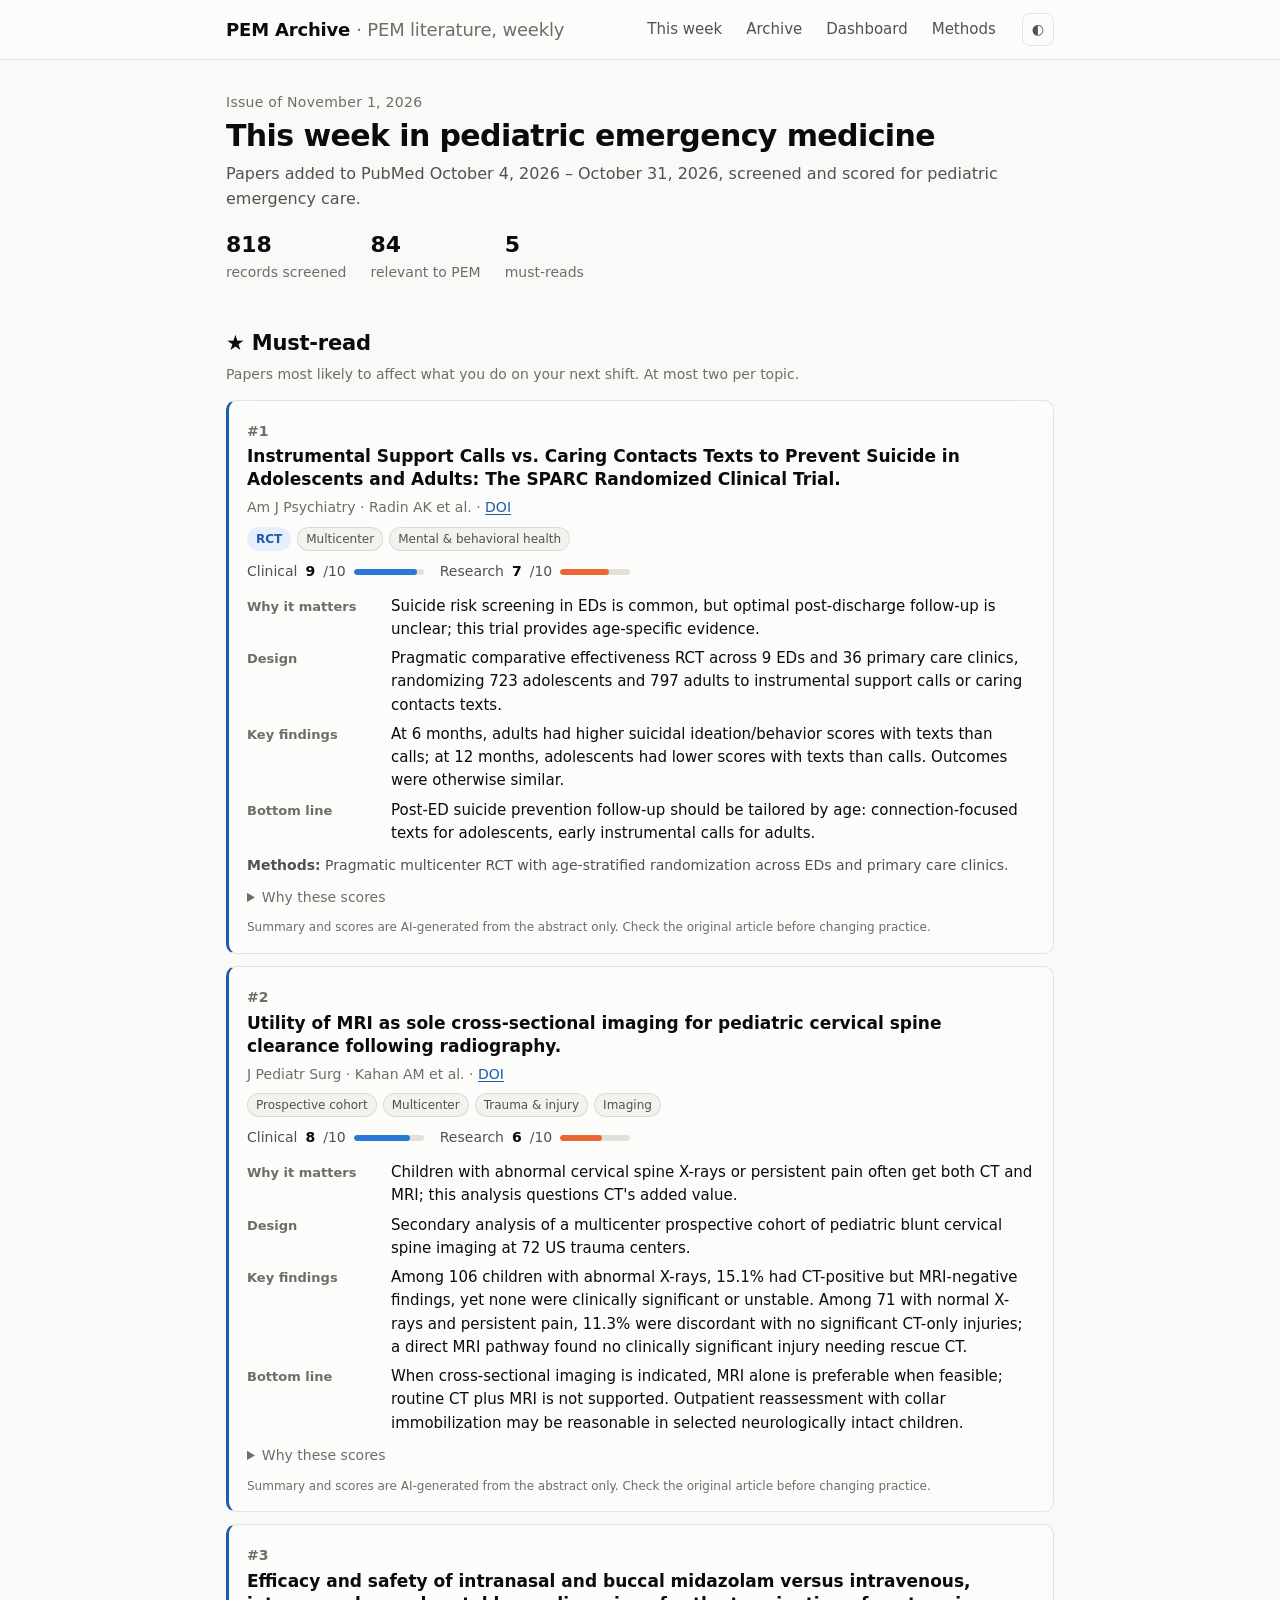
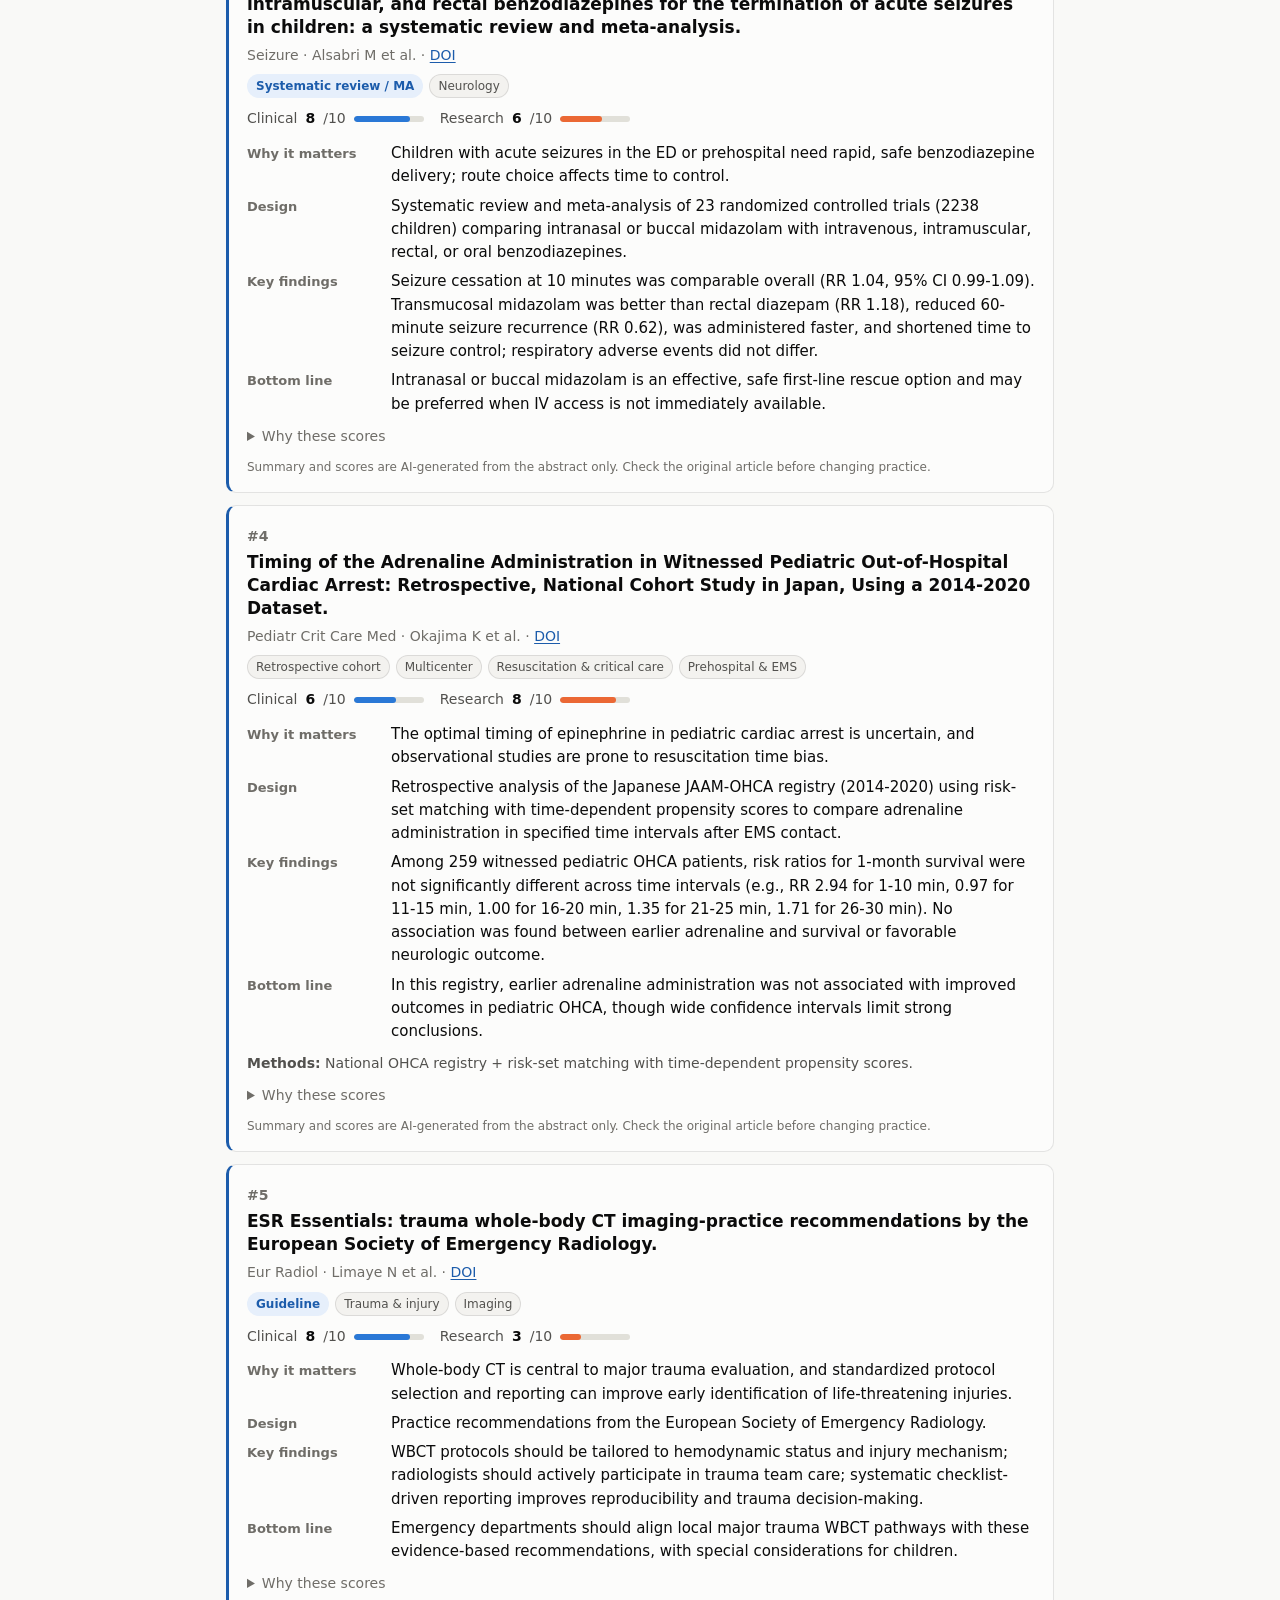
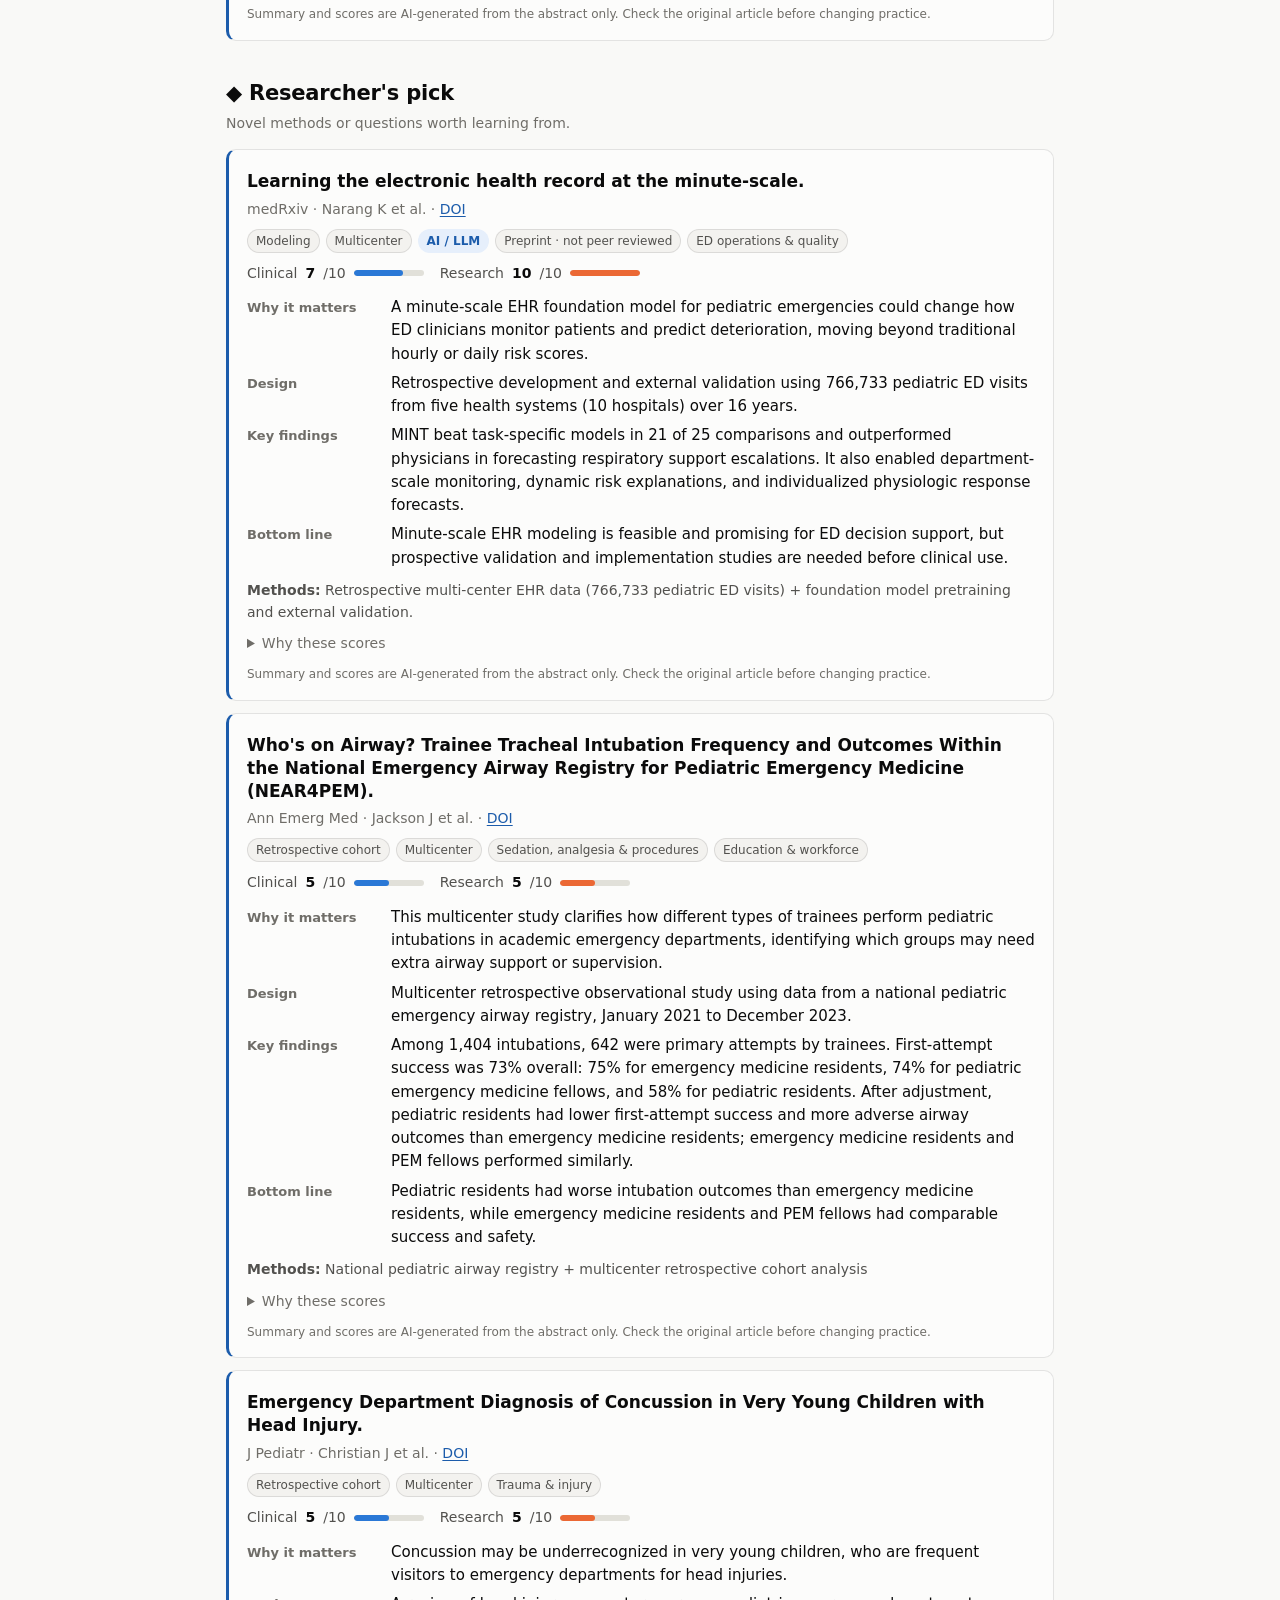
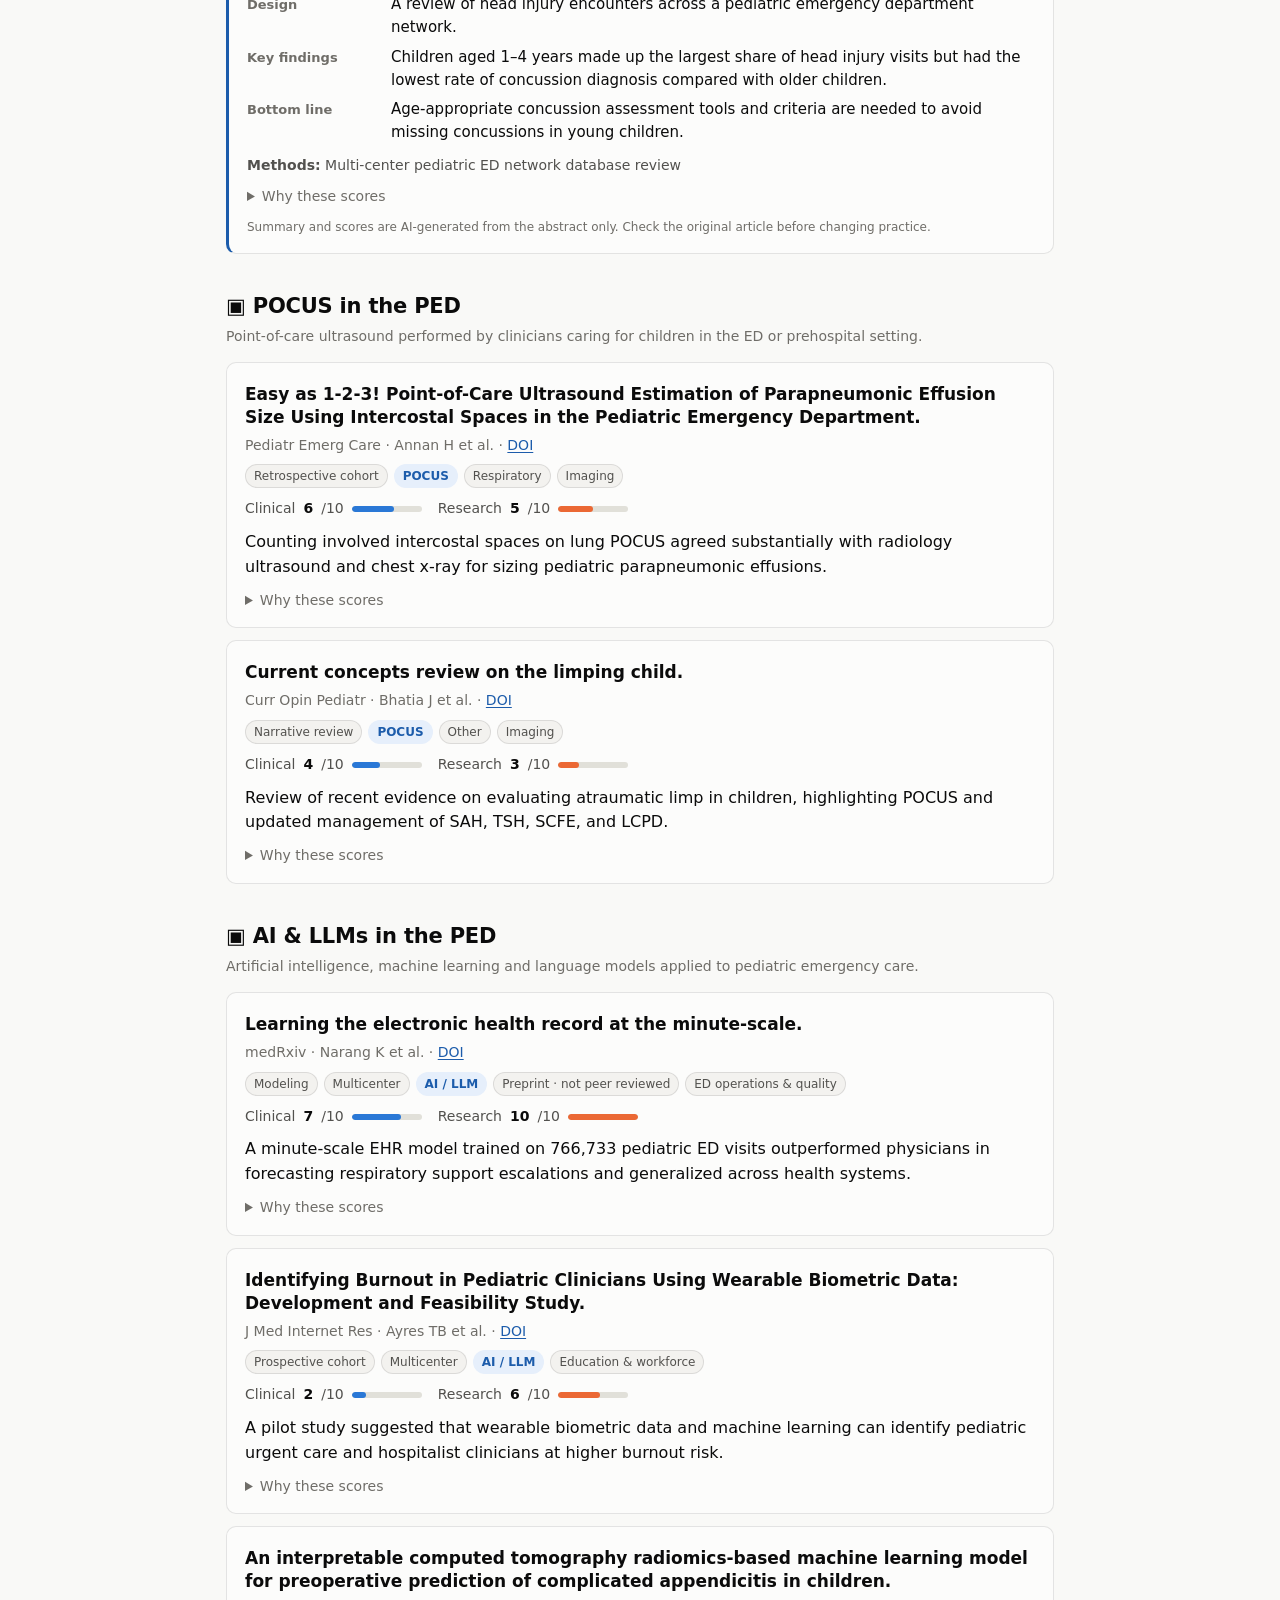
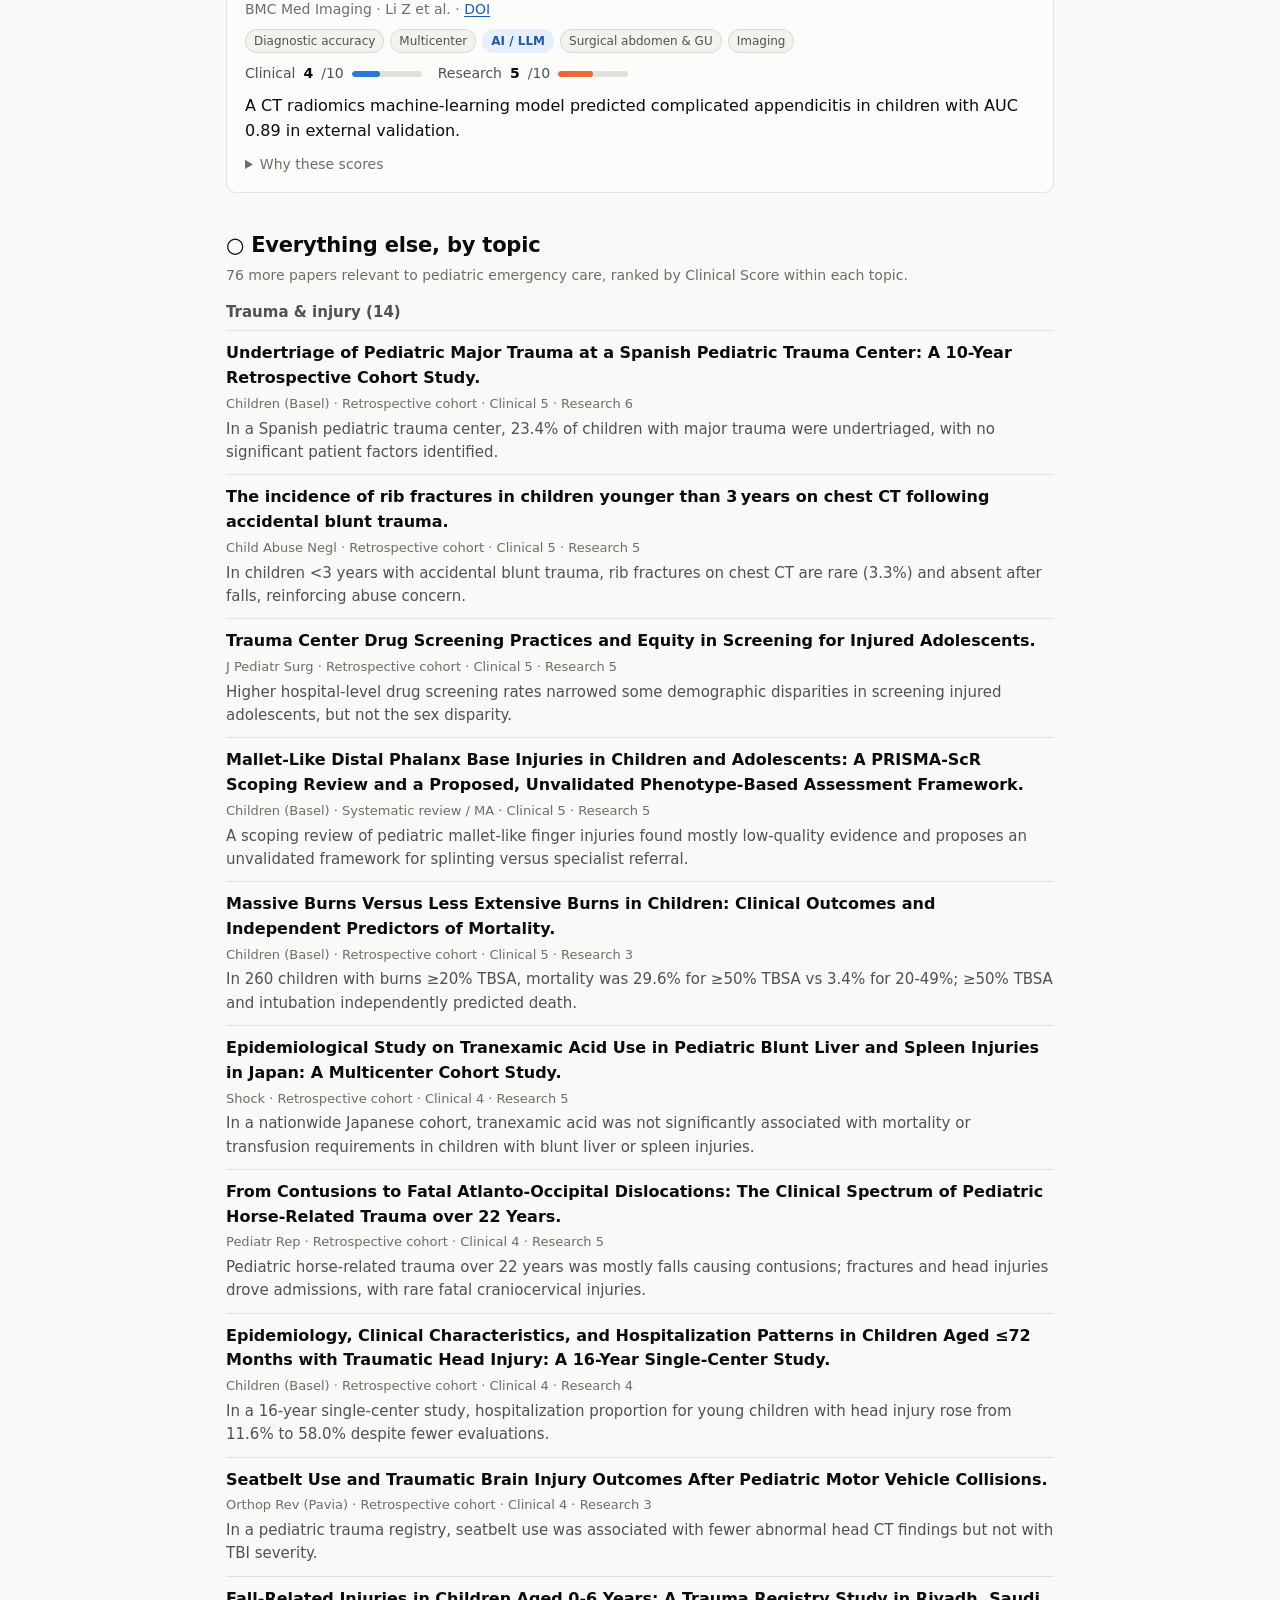
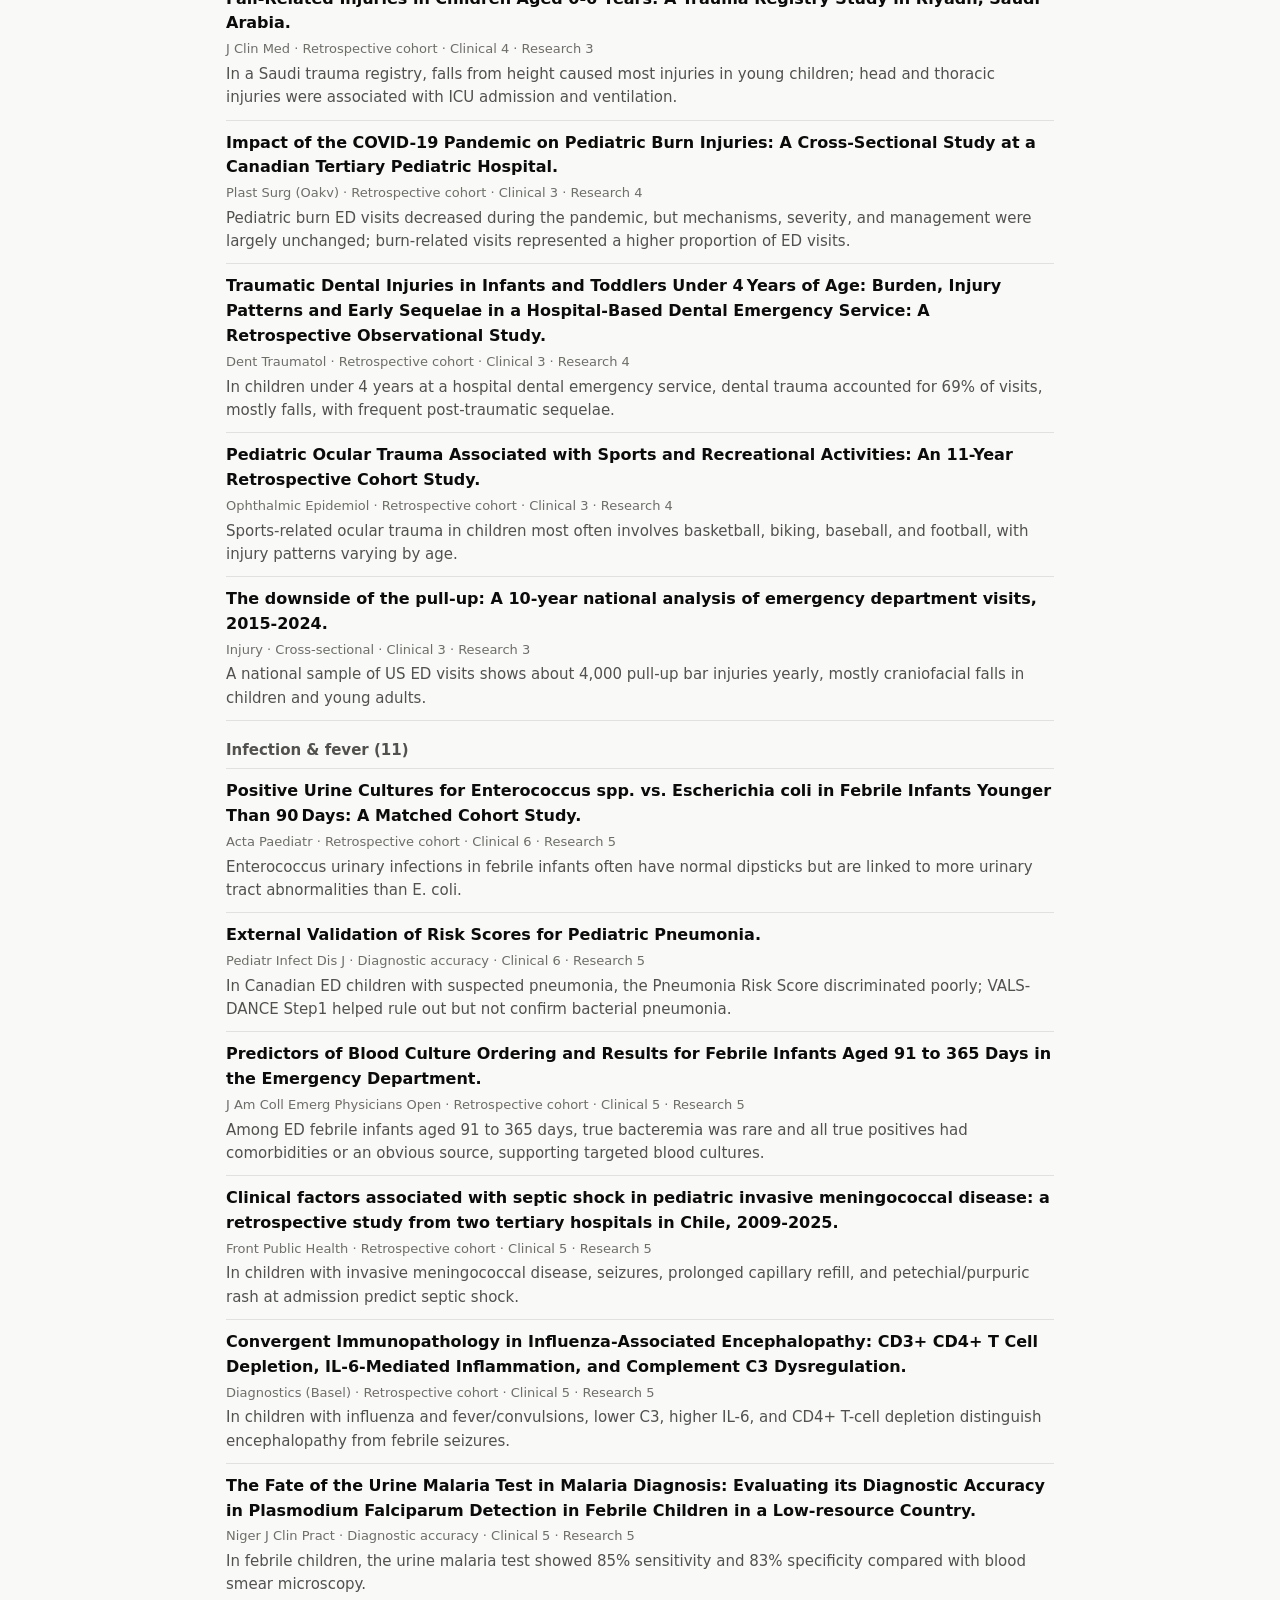
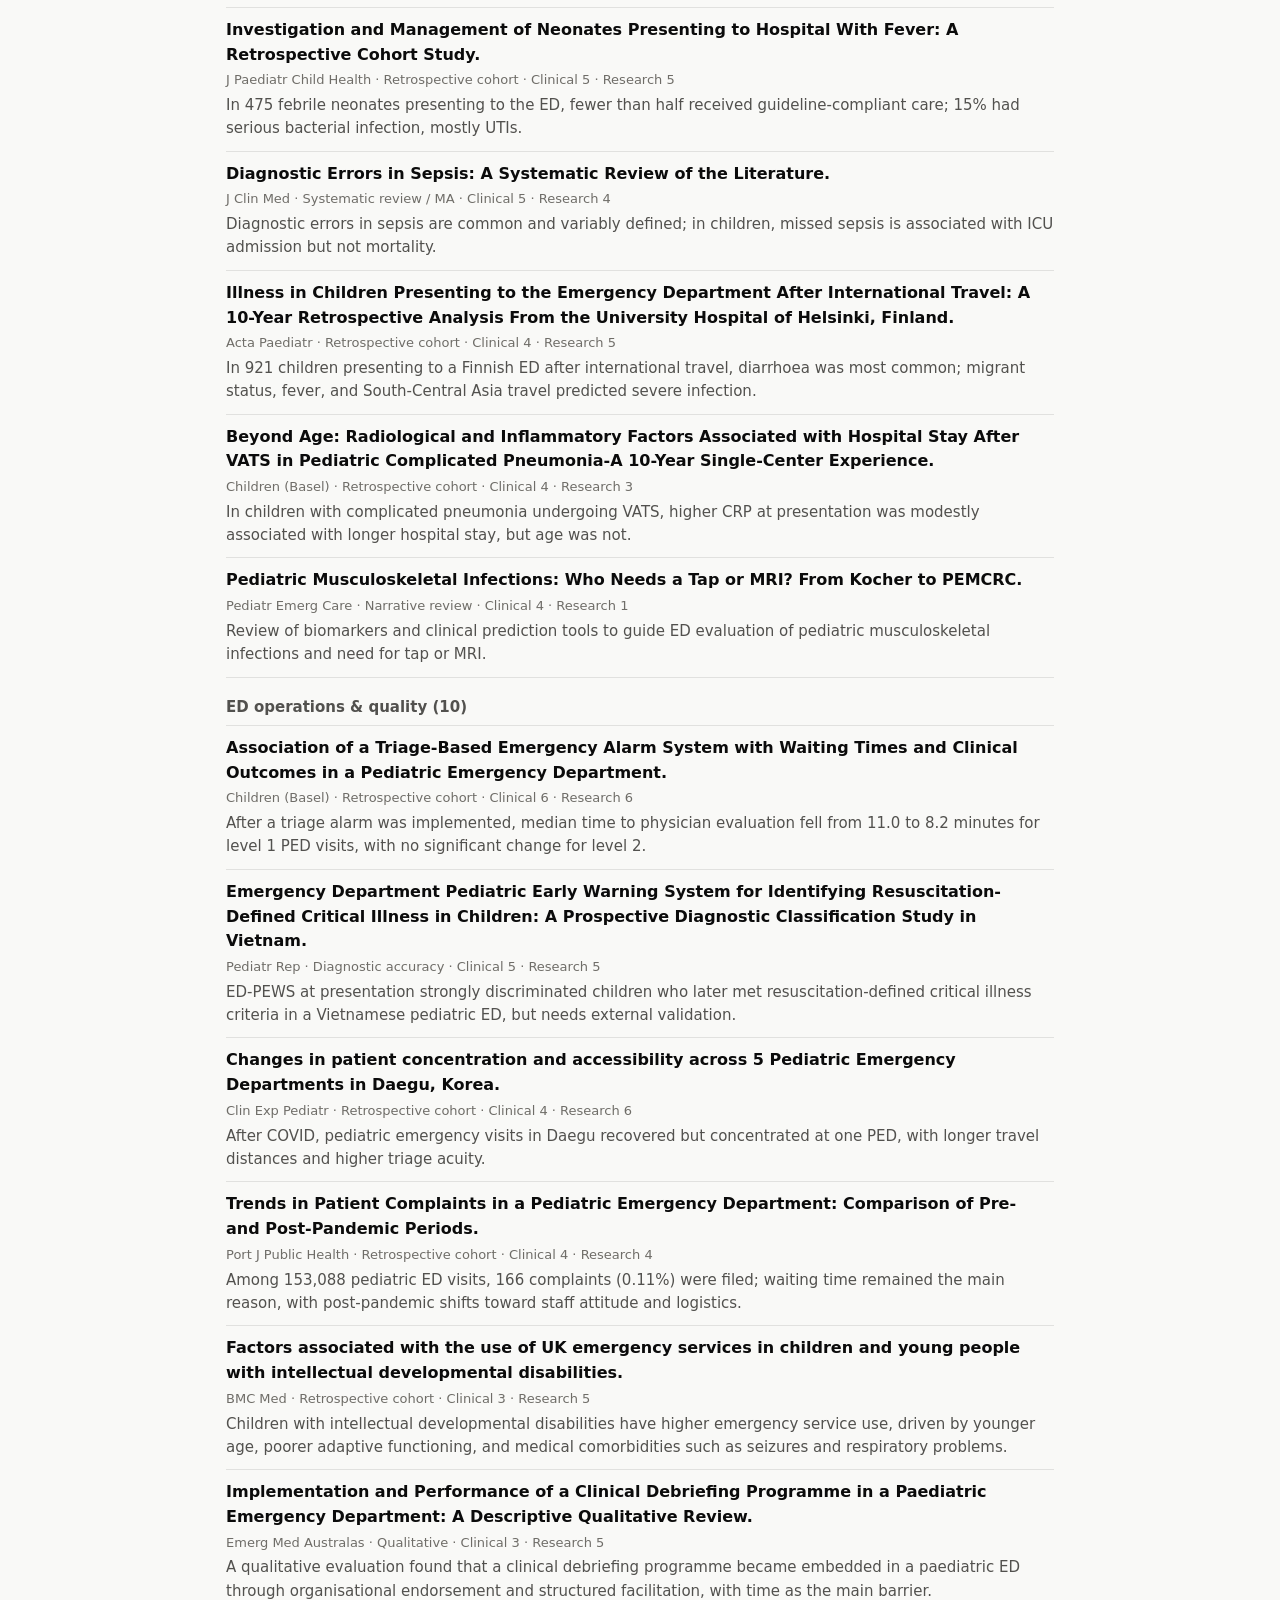
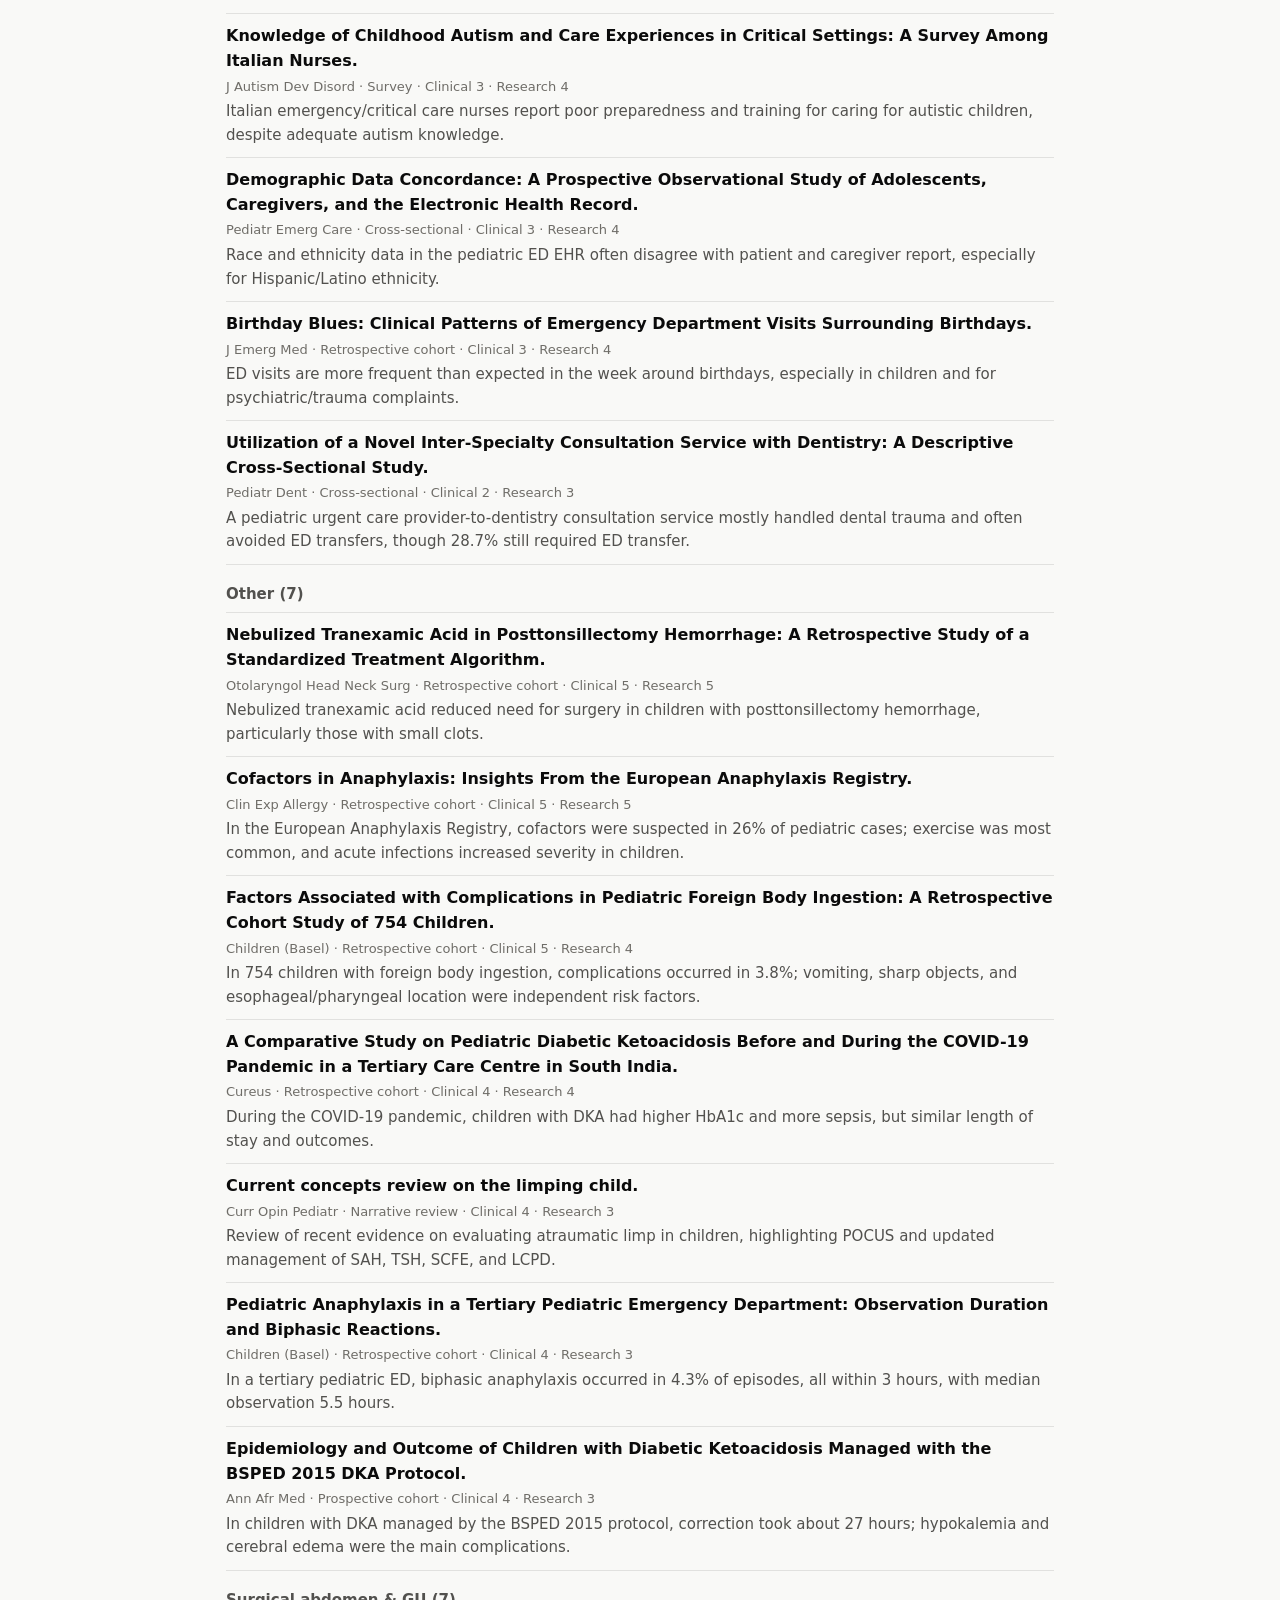
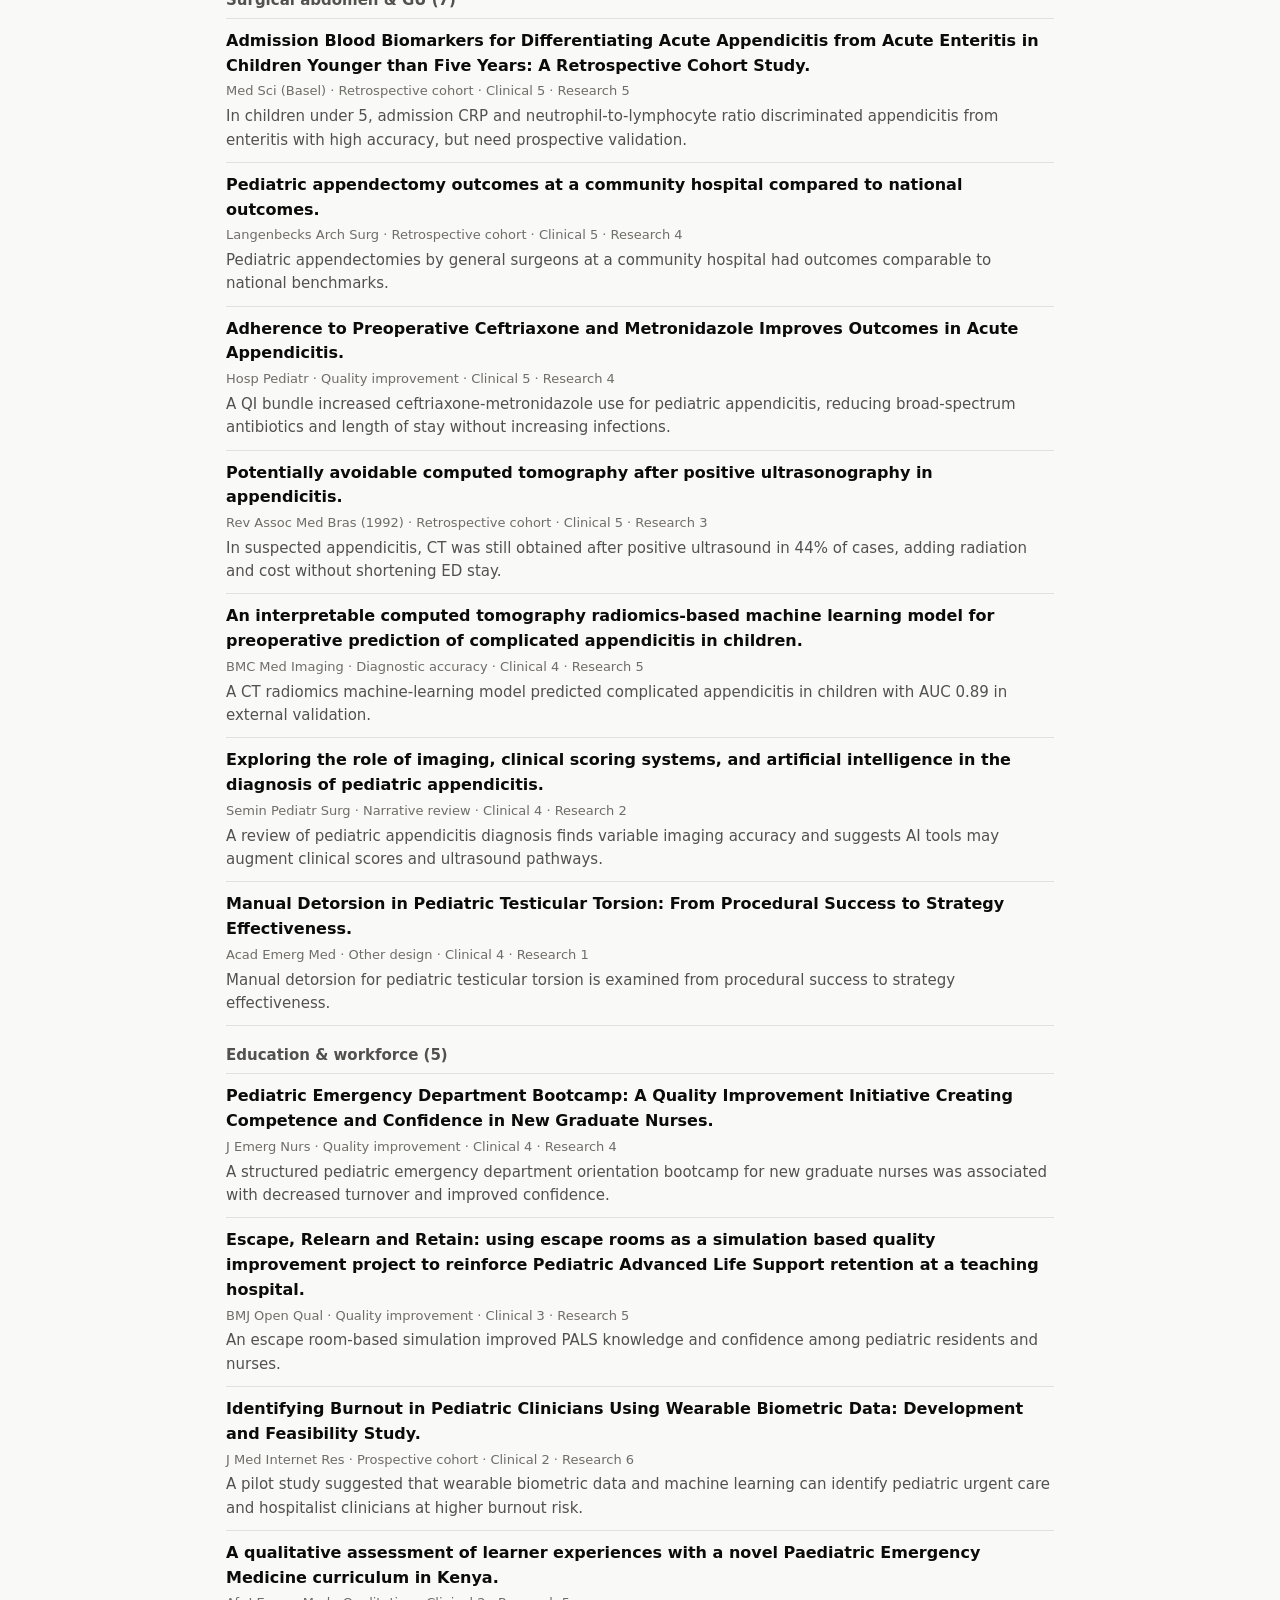
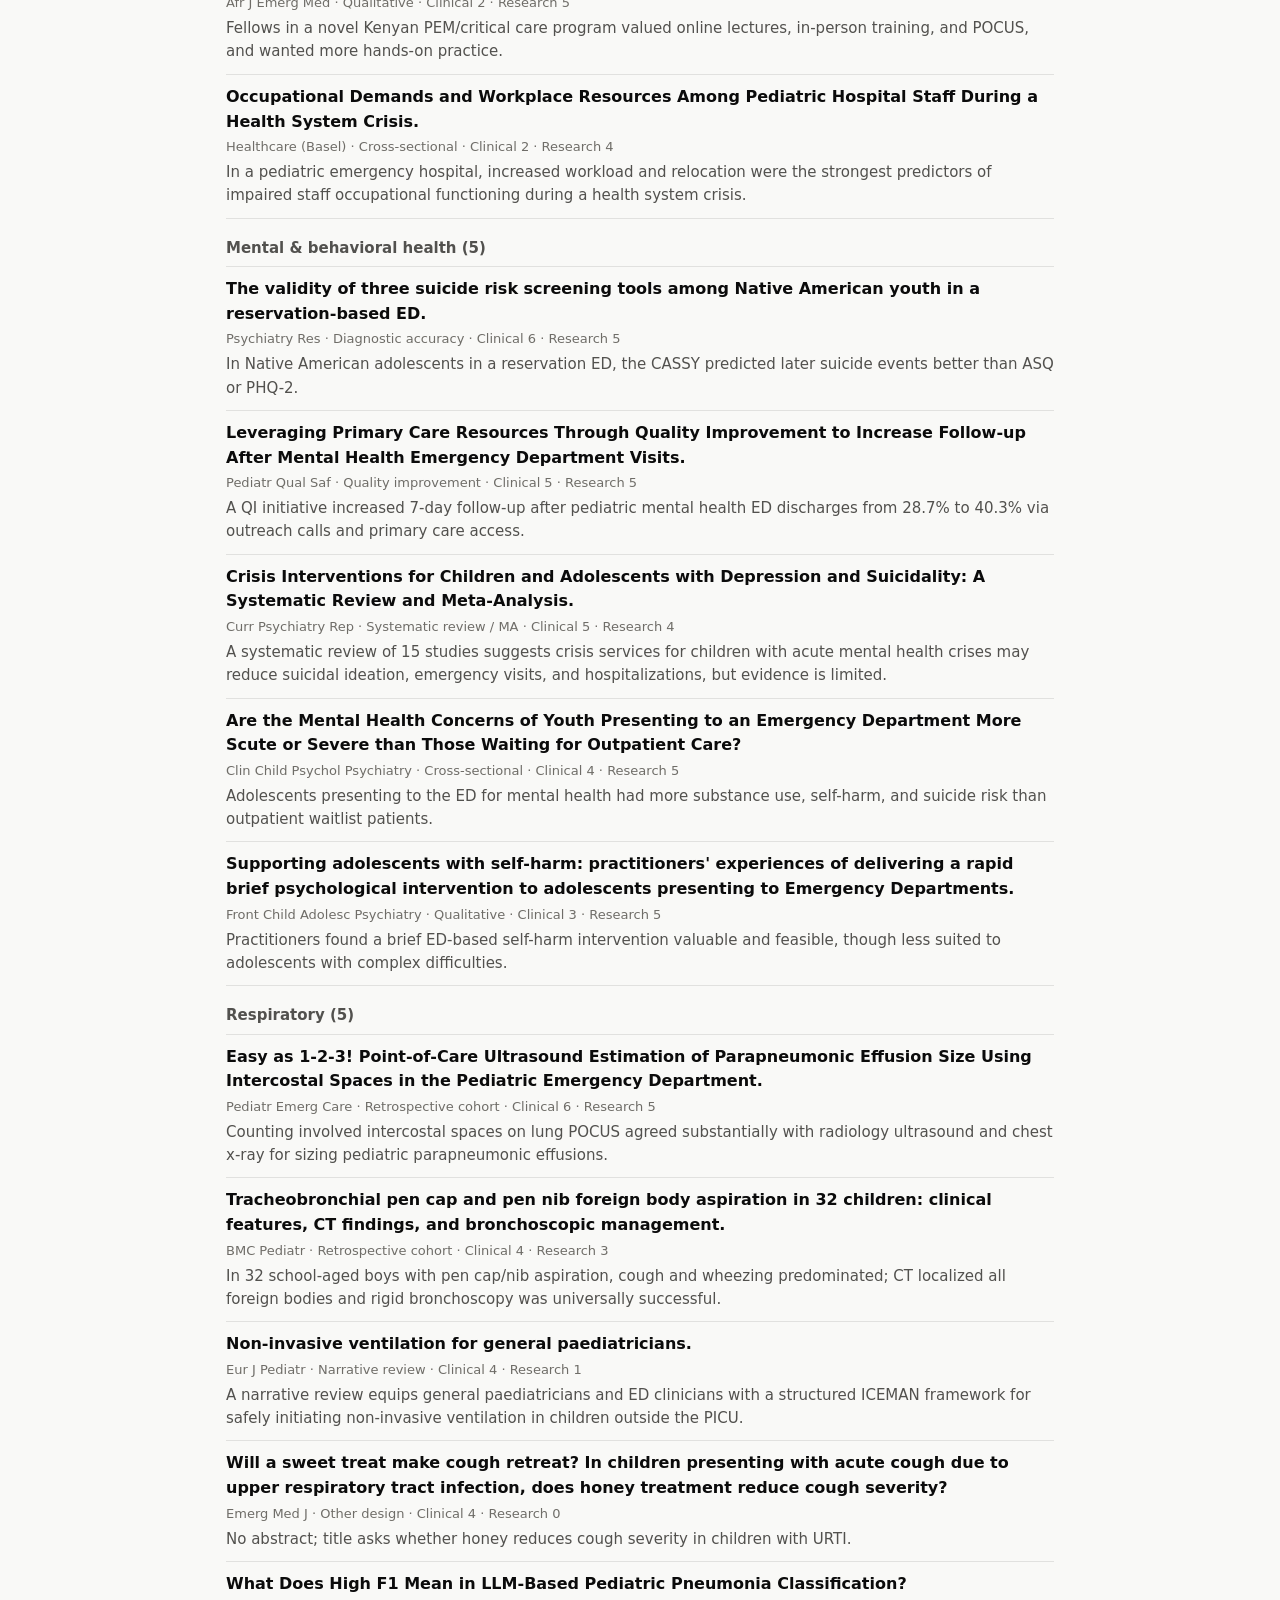
<file: docs/issues/2026-11-01.html>
<!doctype html>
<html lang="en">
<head>
<meta charset="utf-8">
<meta name="viewport" content="width=device-width, initial-scale=1">
<title>PEM Archive · November 1, 2026</title>
<meta name="description" content="Weekly must-reads in pediatric emergency medicine">
<link rel="stylesheet" href="../assets/style.css">
<script src="../assets/app.js" defer></script>
</head>
<body>
<header class="site-header"><div class="wrap">
<a class="brand" href="../index.html">PEM Archive <span>· PEM literature, weekly</span></a>
<nav class="nav" aria-label="Main"><a href="../index.html">This week</a><a href="../archive.html">Archive</a><a href="../dashboard.html">Dashboard</a><a href="../about.html">Methods</a></nav>
<button class="theme-btn" type="button" aria-label="Toggle dark mode">◐</button>
</div></header>
<main class="wrap">
<div class="issue-head">
<p class="eyebrow">Issue of November 1, 2026</p>
<h1>This week in pediatric emergency medicine</h1>
<p class="lede">Papers added to PubMed October 4, 2026 – October 31, 2026, screened and scored for pediatric emergency care.</p>
<ul class="stats"><li><b>818</b>records screened</li><li><b>84</b>relevant to PEM</li>
<li><b>5</b>must-reads</li></ul></div><section><h2>★ Must-read</h2><p class="section-note">Papers most likely to affect what you do on your next shift. At most two per topic.</p><article class="card featured">
<span class="rank">#1</span>
<h3><a href="https://pubmed.ncbi.nlm.nih.gov/42946687/">Instrumental Support Calls vs. Caring Contacts Texts to Prevent Suicide in Adolescents and Adults: The SPARC Randomized Clinical Trial.</a></h3>
<p class="meta">Am J Psychiatry · Radin AK et al. · <a href="https://doi.org/10.1176/appi.ajp.20260157">DOI</a></p>
<div class="badges"><span class="badge strong">RCT</span><span class="badge ">Multicenter</span><span class="badge ">Mental &amp; behavioral health</span></div>
<div class="scores"><span class="score">Clinical <b>9</b>/10 <span class="meter c" aria-hidden="true"><i style="width:90%"></i></span></span><span class="score">Research <b>7</b>/10 <span class="meter r" aria-hidden="true"><i style="width:70%"></i></span></span></div>
<dl class="summary"><dt>Why it matters</dt><dd>Suicide risk screening in EDs is common, but optimal post-discharge follow-up is unclear; this trial provides age-specific evidence.</dd><dt>Design</dt><dd>Pragmatic comparative effectiveness RCT across 9 EDs and 36 primary care clinics, randomizing 723 adolescents and 797 adults to instrumental support calls or caring contacts texts.</dd><dt>Key findings</dt><dd>At 6 months, adults had higher suicidal ideation/behavior scores with texts than calls; at 12 months, adolescents had lower scores with texts than calls. Outcomes were otherwise similar.</dd><dt>Bottom line</dt><dd>Post-ED suicide prevention follow-up should be tailored by age: connection-focused texts for adolescents, early instrumental calls for adults.</dd></dl>
<p class="methods"><b>Methods:</b> Pragmatic multicenter RCT with age-stratified randomization across EDs and primary care clinics.</p>
<details class="why"><summary>Why these scores</summary><p><b>Clinical:</b> Large pragmatic RCT showing age-dependent benefit of two post-ED suicide prevention follow-up strategies, directly informing discharge planning for adolescents after ED suicide risk screening.</p><p><b>Research:</b> Pragmatic multicenter RCT with age-stratified randomization comparing two follow-up interventions; robust design and clear age-specific findings.</p></details>
<p class="ai-note">Summary and scores are AI-generated from the abstract only. Check the original article before changing practice.</p>
</article><article class="card featured">
<span class="rank">#2</span>
<h3><a href="https://pubmed.ncbi.nlm.nih.gov/42925921/">Utility of MRI as sole cross-sectional imaging for pediatric cervical spine clearance following radiography.</a></h3>
<p class="meta">J Pediatr Surg · Kahan AM et al. · <a href="https://doi.org/10.1016/j.jpedsurg.2026.163548">DOI</a></p>
<div class="badges"><span class="badge ">Prospective cohort</span><span class="badge ">Multicenter</span><span class="badge ">Trauma &amp; injury</span><span class="badge ">Imaging</span></div>
<div class="scores"><span class="score">Clinical <b>8</b>/10 <span class="meter c" aria-hidden="true"><i style="width:80%"></i></span></span><span class="score">Research <b>6</b>/10 <span class="meter r" aria-hidden="true"><i style="width:60%"></i></span></span></div>
<dl class="summary"><dt>Why it matters</dt><dd>Children with abnormal cervical spine X-rays or persistent pain often get both CT and MRI; this analysis questions CT&#x27;s added value.</dd><dt>Design</dt><dd>Secondary analysis of a multicenter prospective cohort of pediatric blunt cervical spine imaging at 72 US trauma centers.</dd><dt>Key findings</dt><dd>Among 106 children with abnormal X-rays, 15.1% had CT-positive but MRI-negative findings, yet none were clinically significant or unstable. Among 71 with normal X-rays and persistent pain, 11.3% were discordant with no significant CT-only injuries; a direct MRI pathway found no clinically significant injury needing rescue CT.</dd><dt>Bottom line</dt><dd>When cross-sectional imaging is indicated, MRI alone is preferable when feasible; routine CT plus MRI is not supported. Outpatient reassessment with collar immobilization may be reasonable in selected neurologically intact children.</dd></dl>
<details class="why"><summary>Why these scores</summary><p><b>Clinical:</b> This secondary analysis of a multicenter prospective cohort suggests MRI alone is sufficient after abnormal XR or persistent pain, potentially reducing CT use in pediatric cervical spine clearance.</p><p><b>Research:</b> Leverages a large prospective multicenter trauma imaging cohort to answer a focused question about unnecessary dual cross-sectional imaging, with clear clinical follow-up.</p></details>
<p class="ai-note">Summary and scores are AI-generated from the abstract only. Check the original article before changing practice.</p>
</article><article class="card featured">
<span class="rank">#3</span>
<h3><a href="https://pubmed.ncbi.nlm.nih.gov/42945751/">Efficacy and safety of intranasal and buccal midazolam versus intravenous, intramuscular, and rectal benzodiazepines for the termination of acute seizures in children: a systematic review and meta-analysis.</a></h3>
<p class="meta">Seizure · Alsabri M et al. · <a href="https://doi.org/10.1016/j.seizure.2026.10.014">DOI</a></p>
<div class="badges"><span class="badge strong">Systematic review / MA</span><span class="badge ">Neurology</span></div>
<div class="scores"><span class="score">Clinical <b>8</b>/10 <span class="meter c" aria-hidden="true"><i style="width:80%"></i></span></span><span class="score">Research <b>6</b>/10 <span class="meter r" aria-hidden="true"><i style="width:60%"></i></span></span></div>
<dl class="summary"><dt>Why it matters</dt><dd>Children with acute seizures in the ED or prehospital need rapid, safe benzodiazepine delivery; route choice affects time to control.</dd><dt>Design</dt><dd>Systematic review and meta-analysis of 23 randomized controlled trials (2238 children) comparing intranasal or buccal midazolam with intravenous, intramuscular, rectal, or oral benzodiazepines.</dd><dt>Key findings</dt><dd>Seizure cessation at 10 minutes was comparable overall (RR 1.04, 95% CI 0.99-1.09). Transmucosal midazolam was better than rectal diazepam (RR 1.18), reduced 60-minute seizure recurrence (RR 0.62), was administered faster, and shortened time to seizure control; respiratory adverse events did not differ.</dd><dt>Bottom line</dt><dd>Intranasal or buccal midazolam is an effective, safe first-line rescue option and may be preferred when IV access is not immediately available.</dd></dl>
<details class="why"><summary>Why these scores</summary><p><b>Clinical:</b> High-quality meta-analysis of RCTs supporting transmucosal midazolam as a fast, safe first-line option for pediatric seizure termination.</p><p><b>Research:</b> Comprehensive systematic review and meta-analysis comparing administration routes, with standard methodology and useful subgroup comparisons.</p></details>
<p class="ai-note">Summary and scores are AI-generated from the abstract only. Check the original article before changing practice.</p>
</article><article class="card featured">
<span class="rank">#4</span>
<h3><a href="https://pubmed.ncbi.nlm.nih.gov/42957612/">Timing of the Adrenaline Administration in Witnessed Pediatric Out-of-Hospital Cardiac Arrest: Retrospective, National Cohort Study in Japan, Using a 2014-2020 Dataset.</a></h3>
<p class="meta">Pediatr Crit Care Med · Okajima K et al. · <a href="https://doi.org/10.1097/PCC.0000000000004094">DOI</a></p>
<div class="badges"><span class="badge ">Retrospective cohort</span><span class="badge ">Multicenter</span><span class="badge ">Resuscitation &amp; critical care</span><span class="badge ">Prehospital &amp; EMS</span></div>
<div class="scores"><span class="score">Clinical <b>6</b>/10 <span class="meter c" aria-hidden="true"><i style="width:60%"></i></span></span><span class="score">Research <b>8</b>/10 <span class="meter r" aria-hidden="true"><i style="width:80%"></i></span></span></div>
<dl class="summary"><dt>Why it matters</dt><dd>The optimal timing of epinephrine in pediatric cardiac arrest is uncertain, and observational studies are prone to resuscitation time bias.</dd><dt>Design</dt><dd>Retrospective analysis of the Japanese JAAM-OHCA registry (2014-2020) using risk-set matching with time-dependent propensity scores to compare adrenaline administration in specified time intervals after EMS contact.</dd><dt>Key findings</dt><dd>Among 259 witnessed pediatric OHCA patients, risk ratios for 1-month survival were not significantly different across time intervals (e.g., RR 2.94 for 1-10 min, 0.97 for 11-15 min, 1.00 for 16-20 min, 1.35 for 21-25 min, 1.71 for 26-30 min). No association was found between earlier adrenaline and survival or favorable neurologic outcome.</dd><dt>Bottom line</dt><dd>In this registry, earlier adrenaline administration was not associated with improved outcomes in pediatric OHCA, though wide confidence intervals limit strong conclusions.</dd></dl>
<p class="methods"><b>Methods:</b> National OHCA registry + risk-set matching with time-dependent propensity scores.</p>
<details class="why"><summary>Why these scores</summary><p><b>Clinical:</b> Observational national study with risk-set matching; provides evidence on adrenaline timing but not definitive.</p><p><b>Research:</b> Novel application of time-dependent propensity score matching to address resuscitation time bias in pediatric OHCA.</p></details>
<p class="ai-note">Summary and scores are AI-generated from the abstract only. Check the original article before changing practice.</p>
</article><article class="card featured">
<span class="rank">#5</span>
<h3><a href="https://pubmed.ncbi.nlm.nih.gov/42961651/">ESR Essentials: trauma whole-body CT imaging-practice recommendations by the European Society of Emergency Radiology.</a></h3>
<p class="meta">Eur Radiol · Limaye N et al. · <a href="https://doi.org/10.1007/s00330-026-12974-x">DOI</a></p>
<div class="badges"><span class="badge strong">Guideline</span><span class="badge ">Trauma &amp; injury</span><span class="badge ">Imaging</span></div>
<div class="scores"><span class="score">Clinical <b>8</b>/10 <span class="meter c" aria-hidden="true"><i style="width:80%"></i></span></span><span class="score">Research <b>3</b>/10 <span class="meter r" aria-hidden="true"><i style="width:30%"></i></span></span></div>
<dl class="summary"><dt>Why it matters</dt><dd>Whole-body CT is central to major trauma evaluation, and standardized protocol selection and reporting can improve early identification of life-threatening injuries.</dd><dt>Design</dt><dd>Practice recommendations from the European Society of Emergency Radiology.</dd><dt>Key findings</dt><dd>WBCT protocols should be tailored to hemodynamic status and injury mechanism; radiologists should actively participate in trauma team care; systematic checklist-driven reporting improves reproducibility and trauma decision-making.</dd><dt>Bottom line</dt><dd>Emergency departments should align local major trauma WBCT pathways with these evidence-based recommendations, with special considerations for children.</dd></dl>
<details class="why"><summary>Why these scores</summary><p><b>Clinical:</b> Society practice recommendations standardize WBCT use, reporting, and radiologist integration in major trauma care.</p><p><b>Research:</b> Expert guideline applying established imaging evidence to trauma pathways; limited methodological novelty.</p></details>
<p class="ai-note">Summary and scores are AI-generated from the abstract only. Check the original article before changing practice.</p>
</article></section><section><h2>◆ Researcher's pick</h2><p class="section-note">Novel methods or questions worth learning from.</p><article class="card featured">

<h3><a href="https://pubmed.ncbi.nlm.nih.gov/42926844/">Learning the electronic health record at the minute-scale.</a></h3>
<p class="meta">medRxiv · Narang K et al. · <a href="https://doi.org/10.64898/2026.10.04.26364562">DOI</a></p>
<div class="badges"><span class="badge ">Modeling</span><span class="badge ">Multicenter</span><span class="badge strong">AI / LLM</span><span class="badge ">Preprint · not peer reviewed</span><span class="badge ">ED operations &amp; quality</span></div>
<div class="scores"><span class="score">Clinical <b>7</b>/10 <span class="meter c" aria-hidden="true"><i style="width:70%"></i></span></span><span class="score">Research <b>10</b>/10 <span class="meter r" aria-hidden="true"><i style="width:100%"></i></span></span></div>
<dl class="summary"><dt>Why it matters</dt><dd>A minute-scale EHR foundation model for pediatric emergencies could change how ED clinicians monitor patients and predict deterioration, moving beyond traditional hourly or daily risk scores.</dd><dt>Design</dt><dd>Retrospective development and external validation using 766,733 pediatric ED visits from five health systems (10 hospitals) over 16 years.</dd><dt>Key findings</dt><dd>MINT beat task-specific models in 21 of 25 comparisons and outperformed physicians in forecasting respiratory support escalations. It also enabled department-scale monitoring, dynamic risk explanations, and individualized physiologic response forecasts.</dd><dt>Bottom line</dt><dd>Minute-scale EHR modeling is feasible and promising for ED decision support, but prospective validation and implementation studies are needed before clinical use.</dd></dl>
<p class="methods"><b>Methods:</b> Retrospective multi-center EHR data (766,733 pediatric ED visits) + foundation model pretraining and external validation.</p>
<details class="why"><summary>Why these scores</summary><p><b>Clinical:</b> A minute-scale EHR foundation model for pediatric EDs that outperforms physicians in forecasting respiratory support escalations; not yet implemented but supports ED decision-making.</p><p><b>Research:</b> Introduces minute-scale foundation model training on 766k pediatric ED visits across 10 hospitals, with external validation and novel forecasting tasks.</p></details>
<p class="ai-note">Summary and scores are AI-generated from the abstract only. Check the original article before changing practice.</p>
</article><article class="card featured">

<h3><a href="https://pubmed.ncbi.nlm.nih.gov/42949693/">Who&#x27;s on Airway? Trainee Tracheal Intubation Frequency and Outcomes Within the National Emergency Airway Registry for Pediatric Emergency Medicine (NEAR4PEM).</a></h3>
<p class="meta">Ann Emerg Med · Jackson J et al. · <a href="https://doi.org/10.1016/j.annemergmed.2026.08.729">DOI</a></p>
<div class="badges"><span class="badge ">Retrospective cohort</span><span class="badge ">Multicenter</span><span class="badge ">Sedation, analgesia &amp; procedures</span><span class="badge ">Education &amp; workforce</span></div>
<div class="scores"><span class="score">Clinical <b>5</b>/10 <span class="meter c" aria-hidden="true"><i style="width:50%"></i></span></span><span class="score">Research <b>5</b>/10 <span class="meter r" aria-hidden="true"><i style="width:50%"></i></span></span></div>
<dl class="summary"><dt>Why it matters</dt><dd>This multicenter study clarifies how different types of trainees perform pediatric intubations in academic emergency departments, identifying which groups may need extra airway support or supervision.</dd><dt>Design</dt><dd>Multicenter retrospective observational study using data from a national pediatric emergency airway registry, January 2021 to December 2023.</dd><dt>Key findings</dt><dd>Among 1,404 intubations, 642 were primary attempts by trainees. First-attempt success was 73% overall: 75% for emergency medicine residents, 74% for pediatric emergency medicine fellows, and 58% for pediatric residents. After adjustment, pediatric residents had lower first-attempt success and more adverse airway outcomes than emergency medicine residents; emergency medicine residents and PEM fellows performed similarly.</dd><dt>Bottom line</dt><dd>Pediatric residents had worse intubation outcomes than emergency medicine residents, while emergency medicine residents and PEM fellows had comparable success and safety.</dd></dl>
<p class="methods"><b>Methods:</b> National pediatric airway registry + multicenter retrospective cohort analysis</p>
<details class="why"><summary>Why these scores</summary><p><b>Clinical:</b> Retrospective multicenter data on trainee intubation performance supports decisions about supervision and training but does not change immediate practice.</p><p><b>Research:</b> Standard registry analysis of a known question (trainee intubation outcomes) in a new comparison of trainee groups, with adjusted analyses.</p></details>
<p class="ai-note">Summary and scores are AI-generated from the abstract only. Check the original article before changing practice.</p>
</article><article class="card featured">

<h3><a href="https://pubmed.ncbi.nlm.nih.gov/42914086/">Emergency Department Diagnosis of Concussion in Very Young Children with Head Injury.</a></h3>
<p class="meta">J Pediatr · Christian J et al. · <a href="https://doi.org/10.1016/j.jpeds.2026.115378">DOI</a></p>
<div class="badges"><span class="badge ">Retrospective cohort</span><span class="badge ">Multicenter</span><span class="badge ">Trauma &amp; injury</span></div>
<div class="scores"><span class="score">Clinical <b>5</b>/10 <span class="meter c" aria-hidden="true"><i style="width:50%"></i></span></span><span class="score">Research <b>5</b>/10 <span class="meter r" aria-hidden="true"><i style="width:50%"></i></span></span></div>
<dl class="summary"><dt>Why it matters</dt><dd>Concussion may be underrecognized in very young children, who are frequent visitors to emergency departments for head injuries.</dd><dt>Design</dt><dd>A review of head injury encounters across a pediatric emergency department network.</dd><dt>Key findings</dt><dd>Children aged 1–4 years made up the largest share of head injury visits but had the lowest rate of concussion diagnosis compared with older children.</dd><dt>Bottom line</dt><dd>Age-appropriate concussion assessment tools and criteria are needed to avoid missing concussions in young children.</dd></dl>
<p class="methods"><b>Methods:</b> Multi-center pediatric ED network database review</p>
<details class="why"><summary>Why these scores</summary><p><b>Clinical:</b> Retrospective network data show lower concussion diagnosis rates in young children, supporting age-appropriate assessment but not changing practice directly.</p><p><b>Research:</b> Uses a pediatric ED network to quantify age-related concussion diagnosis patterns, prompting further validation studies.</p></details>
<p class="ai-note">Summary and scores are AI-generated from the abstract only. Check the original article before changing practice.</p>
</article></section><section><h2>▣ POCUS in the PED</h2><p class="section-note">Point-of-care ultrasound performed by clinicians caring for children in the ED or prehospital setting.</p><article class="card">

<h3><a href="https://pubmed.ncbi.nlm.nih.gov/42960393/">Easy as 1-2-3! Point-of-Care Ultrasound Estimation of Parapneumonic Effusion Size Using Intercostal Spaces in the Pediatric Emergency Department.</a></h3>
<p class="meta">Pediatr Emerg Care · Annan H et al. · <a href="https://doi.org/10.1097/PEC.0000000000003656">DOI</a></p>
<div class="badges"><span class="badge ">Retrospective cohort</span><span class="badge strong">POCUS</span><span class="badge ">Respiratory</span><span class="badge ">Imaging</span></div>
<div class="scores"><span class="score">Clinical <b>6</b>/10 <span class="meter c" aria-hidden="true"><i style="width:60%"></i></span></span><span class="score">Research <b>5</b>/10 <span class="meter r" aria-hidden="true"><i style="width:50%"></i></span></span></div>
<p class="one-line">Counting involved intercostal spaces on lung POCUS agreed substantially with radiology ultrasound and chest x-ray for sizing pediatric parapneumonic effusions.</p>
<details class="why"><summary>Why these scores</summary><p><b>Clinical:</b> Supports a simple POCUS intercostal-space counting method for sizing pediatric parapneumonic effusions, though prospective confirmation is needed.</p><p><b>Research:</b> Retrospective single-center comparison of POCUS with radiology imaging; the simple counting method could be tested in broader settings and linked to outcomes.</p></details>
</article><article class="card">

<h3><a href="https://pubmed.ncbi.nlm.nih.gov/42944610/">Current concepts review on the limping child.</a></h3>
<p class="meta">Curr Opin Pediatr · Bhatia J et al. · <a href="https://doi.org/10.1097/MOP.0000000000001625">DOI</a></p>
<div class="badges"><span class="badge ">Narrative review</span><span class="badge strong">POCUS</span><span class="badge ">Other</span><span class="badge ">Imaging</span></div>
<div class="scores"><span class="score">Clinical <b>4</b>/10 <span class="meter c" aria-hidden="true"><i style="width:40%"></i></span></span><span class="score">Research <b>3</b>/10 <span class="meter r" aria-hidden="true"><i style="width:30%"></i></span></span></div>
<p class="one-line">Review of recent evidence on evaluating atraumatic limp in children, highlighting POCUS and updated management of SAH, TSH, SCFE, and LCPD.</p>
<details class="why"><summary>Why these scores</summary><p><b>Clinical:</b> Narrative review synthesizing recent evidence on limping child evaluation; provides updated guidance but no new data.</p><p><b>Research:</b> Standard narrative review; useful synthesis but limited methodological rigor.</p></details>
</article></section><section><h2>▣ AI & LLMs in the PED</h2><p class="section-note">Artificial intelligence, machine learning and language models applied to pediatric emergency care.</p><article class="card">

<h3><a href="https://pubmed.ncbi.nlm.nih.gov/42926844/">Learning the electronic health record at the minute-scale.</a></h3>
<p class="meta">medRxiv · Narang K et al. · <a href="https://doi.org/10.64898/2026.10.04.26364562">DOI</a></p>
<div class="badges"><span class="badge ">Modeling</span><span class="badge ">Multicenter</span><span class="badge strong">AI / LLM</span><span class="badge ">Preprint · not peer reviewed</span><span class="badge ">ED operations &amp; quality</span></div>
<div class="scores"><span class="score">Clinical <b>7</b>/10 <span class="meter c" aria-hidden="true"><i style="width:70%"></i></span></span><span class="score">Research <b>10</b>/10 <span class="meter r" aria-hidden="true"><i style="width:100%"></i></span></span></div>
<p class="one-line">A minute-scale EHR model trained on 766,733 pediatric ED visits outperformed physicians in forecasting respiratory support escalations and generalized across health systems.</p>
<details class="why"><summary>Why these scores</summary><p><b>Clinical:</b> A minute-scale EHR foundation model for pediatric EDs that outperforms physicians in forecasting respiratory support escalations; not yet implemented but supports ED decision-making.</p><p><b>Research:</b> Introduces minute-scale foundation model training on 766k pediatric ED visits across 10 hospitals, with external validation and novel forecasting tasks.</p></details>
</article><article class="card">

<h3><a href="https://pubmed.ncbi.nlm.nih.gov/42955059/">Identifying Burnout in Pediatric Clinicians Using Wearable Biometric Data: Development and Feasibility Study.</a></h3>
<p class="meta">J Med Internet Res · Ayres TB et al. · <a href="https://doi.org/10.2196/104511">DOI</a></p>
<div class="badges"><span class="badge ">Prospective cohort</span><span class="badge ">Multicenter</span><span class="badge strong">AI / LLM</span><span class="badge ">Education &amp; workforce</span></div>
<div class="scores"><span class="score">Clinical <b>2</b>/10 <span class="meter c" aria-hidden="true"><i style="width:20%"></i></span></span><span class="score">Research <b>6</b>/10 <span class="meter r" aria-hidden="true"><i style="width:60%"></i></span></span></div>
<p class="one-line">A pilot study suggested that wearable biometric data and machine learning can identify pediatric urgent care and hospitalist clinicians at higher burnout risk.</p>
<details class="why"><summary>Why these scores</summary><p><b>Clinical:</b> Burnout detection via wearables is a workforce innovation but does not yet directly change bedside care.</p><p><b>Research:</b> Applying wearable machine learning to burnout in pediatric urgent care is uncommon, but this pilot lacks validation and a robust sample.</p></details>
</article><article class="card">

<h3><a href="https://pubmed.ncbi.nlm.nih.gov/42958065/">An interpretable computed tomography radiomics-based machine learning model for preoperative prediction of complicated appendicitis in children.</a></h3>
<p class="meta">BMC Med Imaging · Li Z et al. · <a href="https://doi.org/10.1186/s12880-026-02628-1">DOI</a></p>
<div class="badges"><span class="badge ">Diagnostic accuracy</span><span class="badge ">Multicenter</span><span class="badge strong">AI / LLM</span><span class="badge ">Surgical abdomen &amp; GU</span><span class="badge ">Imaging</span></div>
<div class="scores"><span class="score">Clinical <b>4</b>/10 <span class="meter c" aria-hidden="true"><i style="width:40%"></i></span></span><span class="score">Research <b>5</b>/10 <span class="meter r" aria-hidden="true"><i style="width:50%"></i></span></span></div>
<p class="one-line">A CT radiomics machine-learning model predicted complicated appendicitis in children with AUC 0.89 in external validation.</p>
<details class="why"><summary>Why these scores</summary><p><b>Clinical:</b> Retrospective ML diagnostic study; supports surgical decisions but not yet practice-changing for ED clinicians.</p><p><b>Research:</b> Standard radiomics ML pipeline with external validation; confirmatory question.</p></details>
</article></section><section><h2>○ Everything else, by topic</h2><p class="section-note">76 more papers relevant to pediatric emergency care, ranked by Clinical Score within each topic.</p><div class="topic-group"><h3>Trauma &amp; injury (14)</h3><ul class="compact"><li><a class="t" href="https://pubmed.ncbi.nlm.nih.gov/42940728/">Undertriage of Pediatric Major Trauma at a Spanish Pediatric Trauma Center: A 10-Year Retrospective Cohort Study.</a><br><span class="m">Children (Basel) · Retrospective cohort · Clinical 5 · Research 6</span><p>In a Spanish pediatric trauma center, 23.4% of children with major trauma were undertriaged, with no significant patient factors identified.</p></li><li><a class="t" href="https://pubmed.ncbi.nlm.nih.gov/42950438/">The incidence of rib fractures in children younger than 3 years on chest CT following accidental blunt trauma.</a><br><span class="m">Child Abuse Negl · Retrospective cohort · Clinical 5 · Research 5</span><p>In children &lt;3 years with accidental blunt trauma, rib fractures on chest CT are rare (3.3%) and absent after falls, reinforcing abuse concern.</p></li><li><a class="t" href="https://pubmed.ncbi.nlm.nih.gov/42946156/">Trauma Center Drug Screening Practices and Equity in Screening for Injured Adolescents.</a><br><span class="m">J Pediatr Surg · Retrospective cohort · Clinical 5 · Research 5</span><p>Higher hospital-level drug screening rates narrowed some demographic disparities in screening injured adolescents, but not the sex disparity.</p></li><li><a class="t" href="https://pubmed.ncbi.nlm.nih.gov/42940609/">Mallet-Like Distal Phalanx Base Injuries in Children and Adolescents: A PRISMA-ScR Scoping Review and a Proposed, Unvalidated Phenotype-Based Assessment Framework.</a><br><span class="m">Children (Basel) · Systematic review / MA · Clinical 5 · Research 5</span><p>A scoping review of pediatric mallet-like finger injuries found mostly low-quality evidence and proposes an unvalidated framework for splinting versus specialist referral.</p></li><li><a class="t" href="https://pubmed.ncbi.nlm.nih.gov/42940683/">Massive Burns Versus Less Extensive Burns in Children: Clinical Outcomes and Independent Predictors of Mortality.</a><br><span class="m">Children (Basel) · Retrospective cohort · Clinical 5 · Research 3</span><p>In 260 children with burns ≥20% TBSA, mortality was 29.6% for ≥50% TBSA vs 3.4% for 20-49%; ≥50% TBSA and intubation independently predicted death.</p></li><li><a class="t" href="https://pubmed.ncbi.nlm.nih.gov/42954799/">Epidemiological Study on Tranexamic Acid Use in Pediatric Blunt Liver and Spleen Injuries in Japan: A Multicenter Cohort Study.</a><br><span class="m">Shock · Retrospective cohort · Clinical 4 · Research 5</span><p>In a nationwide Japanese cohort, tranexamic acid was not significantly associated with mortality or transfusion requirements in children with blunt liver or spleen injuries.</p></li><li><a class="t" href="https://pubmed.ncbi.nlm.nih.gov/42931096/">From Contusions to Fatal Atlanto-Occipital Dislocations: The Clinical Spectrum of Pediatric Horse-Related Trauma over 22 Years.</a><br><span class="m">Pediatr Rep · Retrospective cohort · Clinical 4 · Research 5</span><p>Pediatric horse-related trauma over 22 years was mostly falls causing contusions; fractures and head injuries drove admissions, with rare fatal craniocervical injuries.</p></li><li><a class="t" href="https://pubmed.ncbi.nlm.nih.gov/42940701/">Epidemiology, Clinical Characteristics, and Hospitalization Patterns in Children Aged ≤72 Months with Traumatic Head Injury: A 16-Year Single-Center Study.</a><br><span class="m">Children (Basel) · Retrospective cohort · Clinical 4 · Research 4</span><p>In a 16-year single-center study, hospitalization proportion for young children with head injury rose from 11.6% to 58.0% despite fewer evaluations.</p></li><li><a class="t" href="https://pubmed.ncbi.nlm.nih.gov/42953884/">Seatbelt Use and Traumatic Brain Injury Outcomes After Pediatric Motor Vehicle Collisions.</a><br><span class="m">Orthop Rev (Pavia) · Retrospective cohort · Clinical 4 · Research 3</span><p>In a pediatric trauma registry, seatbelt use was associated with fewer abnormal head CT findings but not with TBI severity.</p></li><li><a class="t" href="https://pubmed.ncbi.nlm.nih.gov/42941616/">Fall-Related Injuries in Children Aged 0-6 Years: A Trauma Registry Study in Riyadh, Saudi Arabia.</a><br><span class="m">J Clin Med · Retrospective cohort · Clinical 4 · Research 3</span><p>In a Saudi trauma registry, falls from height caused most injuries in young children; head and thoracic injuries were associated with ICU admission and ventilation.</p></li><li><a class="t" href="https://pubmed.ncbi.nlm.nih.gov/42959362/">Impact of the COVID-19 Pandemic on Pediatric Burn Injuries: A Cross-Sectional Study at a Canadian Tertiary Pediatric Hospital.</a><br><span class="m">Plast Surg (Oakv) · Retrospective cohort · Clinical 3 · Research 4</span><p>Pediatric burn ED visits decreased during the pandemic, but mechanisms, severity, and management were largely unchanged; burn-related visits represented a higher proportion of ED visits.</p></li><li><a class="t" href="https://pubmed.ncbi.nlm.nih.gov/42952056/">Traumatic Dental Injuries in Infants and Toddlers Under 4 Years of Age: Burden, Injury Patterns and Early Sequelae in a Hospital-Based Dental Emergency Service: A Retrospective Observational Study.</a><br><span class="m">Dent Traumatol · Retrospective cohort · Clinical 3 · Research 4</span><p>In children under 4 years at a hospital dental emergency service, dental trauma accounted for 69% of visits, mostly falls, with frequent post-traumatic sequelae.</p></li><li><a class="t" href="https://pubmed.ncbi.nlm.nih.gov/42922345/">Pediatric Ocular Trauma Associated with Sports and Recreational Activities: An 11-Year Retrospective Cohort Study.</a><br><span class="m">Ophthalmic Epidemiol · Retrospective cohort · Clinical 3 · Research 4</span><p>Sports-related ocular trauma in children most often involves basketball, biking, baseball, and football, with injury patterns varying by age.</p></li><li><a class="t" href="https://pubmed.ncbi.nlm.nih.gov/42945744/">The downside of the pull-up: A 10-year national analysis of emergency department visits, 2015-2024.</a><br><span class="m">Injury · Cross-sectional · Clinical 3 · Research 3</span><p>A national sample of US ED visits shows about 4,000 pull-up bar injuries yearly, mostly craniofacial falls in children and young adults.</p></li></ul></div><div class="topic-group"><h3>Infection &amp; fever (11)</h3><ul class="compact"><li><a class="t" href="https://pubmed.ncbi.nlm.nih.gov/42961004/">Positive Urine Cultures for Enterococcus spp. vs. Escherichia coli in Febrile Infants Younger Than 90 Days: A Matched Cohort Study.</a><br><span class="m">Acta Paediatr · Retrospective cohort · Clinical 6 · Research 5</span><p>Enterococcus urinary infections in febrile infants often have normal dipsticks but are linked to more urinary tract abnormalities than E. coli.</p></li><li><a class="t" href="https://pubmed.ncbi.nlm.nih.gov/42925134/">External Validation of Risk Scores for Pediatric Pneumonia.</a><br><span class="m">Pediatr Infect Dis J · Diagnostic accuracy · Clinical 6 · Research 5</span><p>In Canadian ED children with suspected pneumonia, the Pneumonia Risk Score discriminated poorly; VALS-DANCE Step1 helped rule out but not confirm bacterial pneumonia.</p></li><li><a class="t" href="https://pubmed.ncbi.nlm.nih.gov/42959436/">Predictors of Blood Culture Ordering and Results for Febrile Infants Aged 91 to 365 Days in the Emergency Department.</a><br><span class="m">J Am Coll Emerg Physicians Open · Retrospective cohort · Clinical 5 · Research 5</span><p>Among ED febrile infants aged 91 to 365 days, true bacteremia was rare and all true positives had comorbidities or an obvious source, supporting targeted blood cultures.</p></li><li><a class="t" href="https://pubmed.ncbi.nlm.nih.gov/42948008/">Clinical factors associated with septic shock in pediatric invasive meningococcal disease: a retrospective study from two tertiary hospitals in Chile, 2009-2025.</a><br><span class="m">Front Public Health · Retrospective cohort · Clinical 5 · Research 5</span><p>In children with invasive meningococcal disease, seizures, prolonged capillary refill, and petechial/purpuric rash at admission predict septic shock.</p></li><li><a class="t" href="https://pubmed.ncbi.nlm.nih.gov/42938130/">Convergent Immunopathology in Influenza-Associated Encephalopathy: CD3+ CD4+ T Cell Depletion, IL-6-Mediated Inflammation, and Complement C3 Dysregulation.</a><br><span class="m">Diagnostics (Basel) · Retrospective cohort · Clinical 5 · Research 5</span><p>In children with influenza and fever/convulsions, lower C3, higher IL-6, and CD4+ T-cell depletion distinguish encephalopathy from febrile seizures.</p></li><li><a class="t" href="https://pubmed.ncbi.nlm.nih.gov/42937383/">The Fate of the Urine Malaria Test in Malaria Diagnosis: Evaluating its Diagnostic Accuracy in Plasmodium Falciparum Detection in Febrile Children in a Low-resource Country.</a><br><span class="m">Niger J Clin Pract · Diagnostic accuracy · Clinical 5 · Research 5</span><p>In febrile children, the urine malaria test showed 85% sensitivity and 83% specificity compared with blood smear microscopy.</p></li><li><a class="t" href="https://pubmed.ncbi.nlm.nih.gov/42920396/">Investigation and Management of Neonates Presenting to Hospital With Fever: A Retrospective Cohort Study.</a><br><span class="m">J Paediatr Child Health · Retrospective cohort · Clinical 5 · Research 5</span><p>In 475 febrile neonates presenting to the ED, fewer than half received guideline-compliant care; 15% had serious bacterial infection, mostly UTIs.</p></li><li><a class="t" href="https://pubmed.ncbi.nlm.nih.gov/42941668/">Diagnostic Errors in Sepsis: A Systematic Review of the Literature.</a><br><span class="m">J Clin Med · Systematic review / MA · Clinical 5 · Research 4</span><p>Diagnostic errors in sepsis are common and variably defined; in children, missed sepsis is associated with ICU admission but not mortality.</p></li><li><a class="t" href="https://pubmed.ncbi.nlm.nih.gov/42929755/">Illness in Children Presenting to the Emergency Department After International Travel: A 10-Year Retrospective Analysis From the University Hospital of Helsinki, Finland.</a><br><span class="m">Acta Paediatr · Retrospective cohort · Clinical 4 · Research 5</span><p>In 921 children presenting to a Finnish ED after international travel, diarrhoea was most common; migrant status, fever, and South-Central Asia travel predicted severe infection.</p></li><li><a class="t" href="https://pubmed.ncbi.nlm.nih.gov/42940740/">Beyond Age: Radiological and Inflammatory Factors Associated with Hospital Stay After VATS in Pediatric Complicated Pneumonia-A 10-Year Single-Center Experience.</a><br><span class="m">Children (Basel) · Retrospective cohort · Clinical 4 · Research 3</span><p>In children with complicated pneumonia undergoing VATS, higher CRP at presentation was modestly associated with longer hospital stay, but age was not.</p></li><li><a class="t" href="https://pubmed.ncbi.nlm.nih.gov/42960394/">Pediatric Musculoskeletal Infections: Who Needs a Tap or MRI? From Kocher to PEMCRC.</a><br><span class="m">Pediatr Emerg Care · Narrative review · Clinical 4 · Research 1</span><p>Review of biomarkers and clinical prediction tools to guide ED evaluation of pediatric musculoskeletal infections and need for tap or MRI.</p></li></ul></div><div class="topic-group"><h3>ED operations &amp; quality (10)</h3><ul class="compact"><li><a class="t" href="https://pubmed.ncbi.nlm.nih.gov/42940650/">Association of a Triage-Based Emergency Alarm System with Waiting Times and Clinical Outcomes in a Pediatric Emergency Department.</a><br><span class="m">Children (Basel) · Retrospective cohort · Clinical 6 · Research 6</span><p>After a triage alarm was implemented, median time to physician evaluation fell from 11.0 to 8.2 minutes for level 1 PED visits, with no significant change for level 2.</p></li><li><a class="t" href="https://pubmed.ncbi.nlm.nih.gov/42931101/">Emergency Department Pediatric Early Warning System for Identifying Resuscitation-Defined Critical Illness in Children: A Prospective Diagnostic Classification Study in Vietnam.</a><br><span class="m">Pediatr Rep · Diagnostic accuracy · Clinical 5 · Research 5</span><p>ED-PEWS at presentation strongly discriminated children who later met resuscitation-defined critical illness criteria in a Vietnamese pediatric ED, but needs external validation.</p></li><li><a class="t" href="https://pubmed.ncbi.nlm.nih.gov/42914122/">Changes in patient concentration and accessibility across 5 Pediatric Emergency Departments in Daegu, Korea.</a><br><span class="m">Clin Exp Pediatr · Retrospective cohort · Clinical 4 · Research 6</span><p>After COVID, pediatric emergency visits in Daegu recovered but concentrated at one PED, with longer travel distances and higher triage acuity.</p></li><li><a class="t" href="https://pubmed.ncbi.nlm.nih.gov/42953601/">Trends in Patient Complaints in a Pediatric Emergency Department: Comparison of Pre- and Post-Pandemic Periods.</a><br><span class="m">Port J Public Health · Retrospective cohort · Clinical 4 · Research 4</span><p>Among 153,088 pediatric ED visits, 166 complaints (0.11%) were filed; waiting time remained the main reason, with post-pandemic shifts toward staff attitude and logistics.</p></li><li><a class="t" href="https://pubmed.ncbi.nlm.nih.gov/42958241/">Factors associated with the use of UK emergency services in children and young people with intellectual developmental disabilities.</a><br><span class="m">BMC Med · Retrospective cohort · Clinical 3 · Research 5</span><p>Children with intellectual developmental disabilities have higher emergency service use, driven by younger age, poorer adaptive functioning, and medical comorbidities such as seizures and respiratory problems.</p></li><li><a class="t" href="https://pubmed.ncbi.nlm.nih.gov/42947663/">Implementation and Performance of a Clinical Debriefing Programme in a Paediatric Emergency Department: A Descriptive Qualitative Review.</a><br><span class="m">Emerg Med Australas · Qualitative · Clinical 3 · Research 5</span><p>A qualitative evaluation found that a clinical debriefing programme became embedded in a paediatric ED through organisational endorsement and structured facilitation, with time as the main barrier.</p></li><li><a class="t" href="https://pubmed.ncbi.nlm.nih.gov/42944813/">Knowledge of Childhood Autism and Care Experiences in Critical Settings: A Survey Among Italian Nurses.</a><br><span class="m">J Autism Dev Disord · Survey · Clinical 3 · Research 4</span><p>Italian emergency/critical care nurses report poor preparedness and training for caring for autistic children, despite adequate autism knowledge.</p></li><li><a class="t" href="https://pubmed.ncbi.nlm.nih.gov/42928545/">Demographic Data Concordance: A Prospective Observational Study of Adolescents, Caregivers, and the Electronic Health Record.</a><br><span class="m">Pediatr Emerg Care · Cross-sectional · Clinical 3 · Research 4</span><p>Race and ethnicity data in the pediatric ED EHR often disagree with patient and caregiver report, especially for Hispanic/Latino ethnicity.</p></li><li><a class="t" href="https://pubmed.ncbi.nlm.nih.gov/42892227/">Birthday Blues: Clinical Patterns of Emergency Department Visits Surrounding Birthdays.</a><br><span class="m">J Emerg Med · Retrospective cohort · Clinical 3 · Research 4</span><p>ED visits are more frequent than expected in the week around birthdays, especially in children and for psychiatric/trauma complaints.</p></li><li><a class="t" href="https://pubmed.ncbi.nlm.nih.gov/42947301/">Utilization of a Novel Inter-Specialty Consultation Service with Dentistry: A Descriptive Cross-Sectional Study.</a><br><span class="m">Pediatr Dent · Cross-sectional · Clinical 2 · Research 3</span><p>A pediatric urgent care provider-to-dentistry consultation service mostly handled dental trauma and often avoided ED transfers, though 28.7% still required ED transfer.</p></li></ul></div><div class="topic-group"><h3>Other (7)</h3><ul class="compact"><li><a class="t" href="https://pubmed.ncbi.nlm.nih.gov/42958871/">Nebulized Tranexamic Acid in Posttonsillectomy Hemorrhage: A Retrospective Study of a Standardized Treatment Algorithm.</a><br><span class="m">Otolaryngol Head Neck Surg · Retrospective cohort · Clinical 5 · Research 5</span><p>Nebulized tranexamic acid reduced need for surgery in children with posttonsillectomy hemorrhage, particularly those with small clots.</p></li><li><a class="t" href="https://pubmed.ncbi.nlm.nih.gov/42920250/">Cofactors in Anaphylaxis: Insights From the European Anaphylaxis Registry.</a><br><span class="m">Clin Exp Allergy · Retrospective cohort · Clinical 5 · Research 5</span><p>In the European Anaphylaxis Registry, cofactors were suspected in 26% of pediatric cases; exercise was most common, and acute infections increased severity in children.</p></li><li><a class="t" href="https://pubmed.ncbi.nlm.nih.gov/42940700/">Factors Associated with Complications in Pediatric Foreign Body Ingestion: A Retrospective Cohort Study of 754 Children.</a><br><span class="m">Children (Basel) · Retrospective cohort · Clinical 5 · Research 4</span><p>In 754 children with foreign body ingestion, complications occurred in 3.8%; vomiting, sharp objects, and esophageal/pharyngeal location were independent risk factors.</p></li><li><a class="t" href="https://pubmed.ncbi.nlm.nih.gov/42923431/">A Comparative Study on Pediatric Diabetic Ketoacidosis Before and During the COVID-19 Pandemic in a Tertiary Care Centre in South India.</a><br><span class="m">Cureus · Retrospective cohort · Clinical 4 · Research 4</span><p>During the COVID-19 pandemic, children with DKA had higher HbA1c and more sepsis, but similar length of stay and outcomes.</p></li><li><a class="t" href="https://pubmed.ncbi.nlm.nih.gov/42944610/">Current concepts review on the limping child.</a><br><span class="m">Curr Opin Pediatr · Narrative review · Clinical 4 · Research 3</span><p>Review of recent evidence on evaluating atraumatic limp in children, highlighting POCUS and updated management of SAH, TSH, SCFE, and LCPD.</p></li><li><a class="t" href="https://pubmed.ncbi.nlm.nih.gov/42940653/">Pediatric Anaphylaxis in a Tertiary Pediatric Emergency Department: Observation Duration and Biphasic Reactions.</a><br><span class="m">Children (Basel) · Retrospective cohort · Clinical 4 · Research 3</span><p>In a tertiary pediatric ED, biphasic anaphylaxis occurred in 4.3% of episodes, all within 3 hours, with median observation 5.5 hours.</p></li><li><a class="t" href="https://pubmed.ncbi.nlm.nih.gov/42925244/">Epidemiology and Outcome of Children with Diabetic Ketoacidosis Managed with the BSPED 2015 DKA Protocol.</a><br><span class="m">Ann Afr Med · Prospective cohort · Clinical 4 · Research 3</span><p>In children with DKA managed by the BSPED 2015 protocol, correction took about 27 hours; hypokalemia and cerebral edema were the main complications.</p></li></ul></div><div class="topic-group"><h3>Surgical abdomen &amp; GU (7)</h3><ul class="compact"><li><a class="t" href="https://pubmed.ncbi.nlm.nih.gov/42930592/">Admission Blood Biomarkers for Differentiating Acute Appendicitis from Acute Enteritis in Children Younger than Five Years: A Retrospective Cohort Study.</a><br><span class="m">Med Sci (Basel) · Retrospective cohort · Clinical 5 · Research 5</span><p>In children under 5, admission CRP and neutrophil-to-lymphocyte ratio discriminated appendicitis from enteritis with high accuracy, but need prospective validation.</p></li><li><a class="t" href="https://pubmed.ncbi.nlm.nih.gov/42955388/">Pediatric appendectomy outcomes at a community hospital compared to national outcomes.</a><br><span class="m">Langenbecks Arch Surg · Retrospective cohort · Clinical 5 · Research 4</span><p>Pediatric appendectomies by general surgeons at a community hospital had outcomes comparable to national benchmarks.</p></li><li><a class="t" href="https://pubmed.ncbi.nlm.nih.gov/42927768/">Adherence to Preoperative Ceftriaxone and Metronidazole Improves Outcomes in Acute Appendicitis.</a><br><span class="m">Hosp Pediatr · Quality improvement · Clinical 5 · Research 4</span><p>A QI bundle increased ceftriaxone-metronidazole use for pediatric appendicitis, reducing broad-spectrum antibiotics and length of stay without increasing infections.</p></li><li><a class="t" href="https://pubmed.ncbi.nlm.nih.gov/42961225/">Potentially avoidable computed tomography after positive ultrasonography in appendicitis.</a><br><span class="m">Rev Assoc Med Bras (1992) · Retrospective cohort · Clinical 5 · Research 3</span><p>In suspected appendicitis, CT was still obtained after positive ultrasound in 44% of cases, adding radiation and cost without shortening ED stay.</p></li><li><a class="t" href="https://pubmed.ncbi.nlm.nih.gov/42958065/">An interpretable computed tomography radiomics-based machine learning model for preoperative prediction of complicated appendicitis in children.</a><br><span class="m">BMC Med Imaging · Diagnostic accuracy · Clinical 4 · Research 5</span><p>A CT radiomics machine-learning model predicted complicated appendicitis in children with AUC 0.89 in external validation.</p></li><li><a class="t" href="https://pubmed.ncbi.nlm.nih.gov/42926160/">Exploring the role of imaging, clinical scoring systems, and artificial intelligence in the diagnosis of pediatric appendicitis.</a><br><span class="m">Semin Pediatr Surg · Narrative review · Clinical 4 · Research 2</span><p>A review of pediatric appendicitis diagnosis finds variable imaging accuracy and suggests AI tools may augment clinical scores and ultrasound pathways.</p></li><li><a class="t" href="https://pubmed.ncbi.nlm.nih.gov/42920337/">Manual Detorsion in Pediatric Testicular Torsion: From Procedural Success to Strategy Effectiveness.</a><br><span class="m">Acad Emerg Med · Other design · Clinical 4 · Research 1</span><p>Manual detorsion for pediatric testicular torsion is examined from procedural success to strategy effectiveness.</p></li></ul></div><div class="topic-group"><h3>Education &amp; workforce (5)</h3><ul class="compact"><li><a class="t" href="https://pubmed.ncbi.nlm.nih.gov/42955033/">Pediatric Emergency Department Bootcamp: A Quality Improvement Initiative Creating Competence and Confidence in New Graduate Nurses.</a><br><span class="m">J Emerg Nurs · Quality improvement · Clinical 4 · Research 4</span><p>A structured pediatric emergency department orientation bootcamp for new graduate nurses was associated with decreased turnover and improved confidence.</p></li><li><a class="t" href="https://pubmed.ncbi.nlm.nih.gov/42919614/">Escape, Relearn and Retain: using escape rooms as a simulation based quality improvement project to reinforce Pediatric Advanced Life Support retention at a teaching hospital.</a><br><span class="m">BMJ Open Qual · Quality improvement · Clinical 3 · Research 5</span><p>An escape room-based simulation improved PALS knowledge and confidence among pediatric residents and nurses.</p></li><li><a class="t" href="https://pubmed.ncbi.nlm.nih.gov/42955059/">Identifying Burnout in Pediatric Clinicians Using Wearable Biometric Data: Development and Feasibility Study.</a><br><span class="m">J Med Internet Res · Prospective cohort · Clinical 2 · Research 6</span><p>A pilot study suggested that wearable biometric data and machine learning can identify pediatric urgent care and hospitalist clinicians at higher burnout risk.</p></li><li><a class="t" href="https://pubmed.ncbi.nlm.nih.gov/42960121/">A qualitative assessment of learner experiences with a novel Paediatric Emergency Medicine curriculum in Kenya.</a><br><span class="m">Afr J Emerg Med · Qualitative · Clinical 2 · Research 5</span><p>Fellows in a novel Kenyan PEM/critical care program valued online lectures, in-person training, and POCUS, and wanted more hands-on practice.</p></li><li><a class="t" href="https://pubmed.ncbi.nlm.nih.gov/42940495/">Occupational Demands and Workplace Resources Among Pediatric Hospital Staff During a Health System Crisis.</a><br><span class="m">Healthcare (Basel) · Cross-sectional · Clinical 2 · Research 4</span><p>In a pediatric emergency hospital, increased workload and relocation were the strongest predictors of impaired staff occupational functioning during a health system crisis.</p></li></ul></div><div class="topic-group"><h3>Mental &amp; behavioral health (5)</h3><ul class="compact"><li><a class="t" href="https://pubmed.ncbi.nlm.nih.gov/42925632/">The validity of three suicide risk screening tools among Native American youth in a reservation-based ED.</a><br><span class="m">Psychiatry Res · Diagnostic accuracy · Clinical 6 · Research 5</span><p>In Native American adolescents in a reservation ED, the CASSY predicted later suicide events better than ASQ or PHQ-2.</p></li><li><a class="t" href="https://pubmed.ncbi.nlm.nih.gov/42953896/">Leveraging Primary Care Resources Through Quality Improvement to Increase Follow-up After Mental Health Emergency Department Visits.</a><br><span class="m">Pediatr Qual Saf · Quality improvement · Clinical 5 · Research 5</span><p>A QI initiative increased 7-day follow-up after pediatric mental health ED discharges from 28.7% to 40.3% via outreach calls and primary care access.</p></li><li><a class="t" href="https://pubmed.ncbi.nlm.nih.gov/42931979/">Crisis Interventions for Children and Adolescents with Depression and Suicidality: A Systematic Review and Meta-Analysis.</a><br><span class="m">Curr Psychiatry Rep · Systematic review / MA · Clinical 5 · Research 4</span><p>A systematic review of 15 studies suggests crisis services for children with acute mental health crises may reduce suicidal ideation, emergency visits, and hospitalizations, but evidence is limited.</p></li><li><a class="t" href="https://pubmed.ncbi.nlm.nih.gov/42934088/">Are the Mental Health Concerns of Youth Presenting to an Emergency Department More Scute or Severe than Those Waiting for Outpatient Care?</a><br><span class="m">Clin Child Psychol Psychiatry · Cross-sectional · Clinical 4 · Research 5</span><p>Adolescents presenting to the ED for mental health had more substance use, self-harm, and suicide risk than outpatient waitlist patients.</p></li><li><a class="t" href="https://pubmed.ncbi.nlm.nih.gov/42952691/">Supporting adolescents with self-harm: practitioners&#x27; experiences of delivering a rapid brief psychological intervention to adolescents presenting to Emergency Departments.</a><br><span class="m">Front Child Adolesc Psychiatry · Qualitative · Clinical 3 · Research 5</span><p>Practitioners found a brief ED-based self-harm intervention valuable and feasible, though less suited to adolescents with complex difficulties.</p></li></ul></div><div class="topic-group"><h3>Respiratory (5)</h3><ul class="compact"><li><a class="t" href="https://pubmed.ncbi.nlm.nih.gov/42960393/">Easy as 1-2-3! Point-of-Care Ultrasound Estimation of Parapneumonic Effusion Size Using Intercostal Spaces in the Pediatric Emergency Department.</a><br><span class="m">Pediatr Emerg Care · Retrospective cohort · Clinical 6 · Research 5</span><p>Counting involved intercostal spaces on lung POCUS agreed substantially with radiology ultrasound and chest x-ray for sizing pediatric parapneumonic effusions.</p></li><li><a class="t" href="https://pubmed.ncbi.nlm.nih.gov/42934614/">Tracheobronchial pen cap and pen nib foreign body aspiration in 32 children: clinical features, CT findings, and bronchoscopic management.</a><br><span class="m">BMC Pediatr · Retrospective cohort · Clinical 4 · Research 3</span><p>In 32 school-aged boys with pen cap/nib aspiration, cough and wheezing predominated; CT localized all foreign bodies and rigid bronchoscopy was universally successful.</p></li><li><a class="t" href="https://pubmed.ncbi.nlm.nih.gov/42931939/">Non-invasive ventilation for general paediatricians.</a><br><span class="m">Eur J Pediatr · Narrative review · Clinical 4 · Research 1</span><p>A narrative review equips general paediatricians and ED clinicians with a structured ICEMAN framework for safely initiating non-invasive ventilation in children outside the PICU.</p></li><li><a class="t" href="https://pubmed.ncbi.nlm.nih.gov/42951350/">Will a sweet treat make cough retreat? In children presenting with acute cough due to upper respiratory tract infection, does honey treatment reduce cough severity?</a><br><span class="m">Emerg Med J · Other design · Clinical 4 · Research 0</span><p>No abstract; title asks whether honey reduces cough severity in children with URTI.</p></li><li><a class="t" href="https://pubmed.ncbi.nlm.nih.gov/42928540/">What Does High F1 Mean in LLM-Based Pediatric Pneumonia Classification?</a><br><span class="m">Pediatr Emerg Care · Other design · Clinical 3 · Research 4</span><p>A title-only article discusses interpretation of high F1 scores in LLM-based pediatric pneumonia classification.</p></li></ul></div><div class="topic-group"><h3>Prehospital &amp; EMS (4)</h3><ul class="compact"><li><a class="t" href="https://pubmed.ncbi.nlm.nih.gov/42951343/">Do trends in alcohol harm mirror consumption? An analysis of adolescent ambulance attendances.</a><br><span class="m">J Public Health (Oxf) · Retrospective cohort · Clinical 4 · Research 5</span><p>Adolescent alcohol intoxication ambulance attendances remained stable over a decade despite declining self-reported consumption, except a small decline among metropolitan males.</p></li><li><a class="t" href="https://pubmed.ncbi.nlm.nih.gov/42945355/">Factors associated with mortality among critically ill pediatric patients referred to a tertiary hospital in Indonesia.</a><br><span class="m">PLoS One · Prospective cohort · Clinical 4 · Research 5</span><p>In Indonesian critically ill children referred to a tertiary PICU, pre-referral vasoactive support and higher PELOD-2 scores were associated with mortality.</p></li><li><a class="t" href="https://pubmed.ncbi.nlm.nih.gov/42946510/">Helicopter and Fixed-Wing Air Medical Transport in a Resource-Limited Region of Eastern Anatolia: Epidemiological Patterns and Operational Challenges in Van Province, Turkey (2022-2025).</a><br><span class="m">Air Med J · Retrospective cohort · Clinical 3 · Research 5</span><p>In eastern Turkey, helicopter transport served mostly adults and scene responses, while fixed-wing aircraft transported mostly neonates and children, often with congenital heart disease.</p></li><li><a class="t" href="https://pubmed.ncbi.nlm.nih.gov/42920141/">Infrequent exposure to prehospital neonatal interventions and resource utilisation by a public EMS in the Western Cape, South Africa.</a><br><span class="m">BMC Emerg Med · Retrospective cohort · Clinical 3 · Research 5</span><p>Neonatal EMS activations were rare (0.7%), with infrequent high-risk procedures; specialized retrieval teams managed high-acuity transfers.</p></li></ul></div><div class="topic-group"><h3>Toxicology (3)</h3><ul class="compact"><li><a class="t" href="https://pubmed.ncbi.nlm.nih.gov/42954103/">Therapeutic plasma exchange in Amatoxin-associated pediatric acute liver failure-Results from the Amanita-PEX study.</a><br><span class="m">J Pediatr Gastroenterol Nutr · Retrospective cohort · Clinical 4 · Research 5</span><p>In children with Amanita mushroom-induced acute liver failure, therapeutic plasma exchange did not improve 28-day transplant-free survival.</p></li><li><a class="t" href="https://pubmed.ncbi.nlm.nih.gov/42960990/">Clinical and toxicological factors associated with pediatric intensive care unit admission in pediatric acute poisoning: a 10-year retrospective cohort study.</a><br><span class="m">Clin Toxicol (Phila) · Retrospective cohort · Clinical 4 · Research 3</span><p>In children with acute poisoning, delayed presentation, multiple-drug ingestion, psychiatric history, and clinical severity were associated with PICU admission.</p></li><li><a class="t" href="https://pubmed.ncbi.nlm.nih.gov/42924366/">Risk factors of caustic agent ingestion in a single center in Tehran.</a><br><span class="m">Caspian J Intern Med · Case-control · Clinical 3 · Research 3</span><p>In a Tehran children&#x27;s hospital, caustic ingestion was associated with domestic problems and lower family income; most ingestions occurred at home.</p></li></ul></div><div class="topic-group"><h3>Cardiology (1)</h3><ul class="compact"><li><a class="t" href="https://pubmed.ncbi.nlm.nih.gov/42920897/">Risk stratification of pediatric chest pain: red flags, diagnostic yield, and an evidence-informed clinical framework.</a><br><span class="m">Front Pediatr · Narrative review · Clinical 4 · Research 4</span><p>A narrative review of pediatric chest pain proposes an assessment framework separating physiological instability, cardiac warning features, noncardiac and low-risk presentations.</p></li></ul></div><div class="topic-group"><h3>Child protection (1)</h3><ul class="compact"><li><a class="t" href="https://pubmed.ncbi.nlm.nih.gov/42923422/">Clinical and radiographic features of fractures raising suspicion of non-accidental trauma in young children: A retrospective emergency department study.</a><br><span class="m">J Child Orthop · Retrospective cohort · Clinical 5 · Research 4</span><p>In children under 6 with fractures, younger age and high-specificity fracture patterns raised NAT suspicion, yet no abuse notifications were made.</p></li></ul></div><div class="topic-group"><h3>Neurology (1)</h3><ul class="compact"><li><a class="t" href="https://pubmed.ncbi.nlm.nih.gov/42920612/">Clinical and radiological features of posterior reversible encephalopathy syndrome in children: a retrospective study.</a><br><span class="m">Front Pediatr · Retrospective cohort · Clinical 4 · Research 5</span><p>Among 10 children with PRES, most had hypertension and immunosuppressive therapy; early MRI diagnosis and supportive treatment led to full recovery.</p></li></ul></div><div class="topic-group"><h3>Resuscitation &amp; critical care (1)</h3><ul class="compact"><li><a class="t" href="https://pubmed.ncbi.nlm.nih.gov/42960018/">Video laryngoscopy versus direct laryngoscopy for pediatric emergency tracheal intubation: a systematic review and meta-analysis.</a><br><span class="m">Resusc Plus · Systematic review / MA · Clinical 5 · Research 5</span><p>In children needing emergency intubation, video laryngoscopy may improve first-pass success and reduce severe adverse events, though evidence is very low certainty.</p></li></ul></div><div class="topic-group"><h3>Sedation, analgesia &amp; procedures (1)</h3><ul class="compact"><li><a class="t" href="https://pubmed.ncbi.nlm.nih.gov/42919686/">The effect of using a dragon-themed nebulizer mask on treatment application duration, adherence, and fear in children presenting to the emergency department: A randomized controlled trial.</a><br><span class="m">J Pediatr Nurs · RCT · Clinical 6 · Research 4</span><p>A dragon-themed nebulizer mask reduced fear and shortened treatment duration in preschool children in a pediatric ED.</p></li></ul></div></section>
</main>
<footer><div class="wrap">
PEM Archive screens newly indexed PubMed records every week. Selections, scores and summaries are AI-assisted and
based on abstracts; they are not medical advice. Links go to PubMed. · <a href="../about.html">How it works</a>
</div></footer>
</body>
</html>
</file>
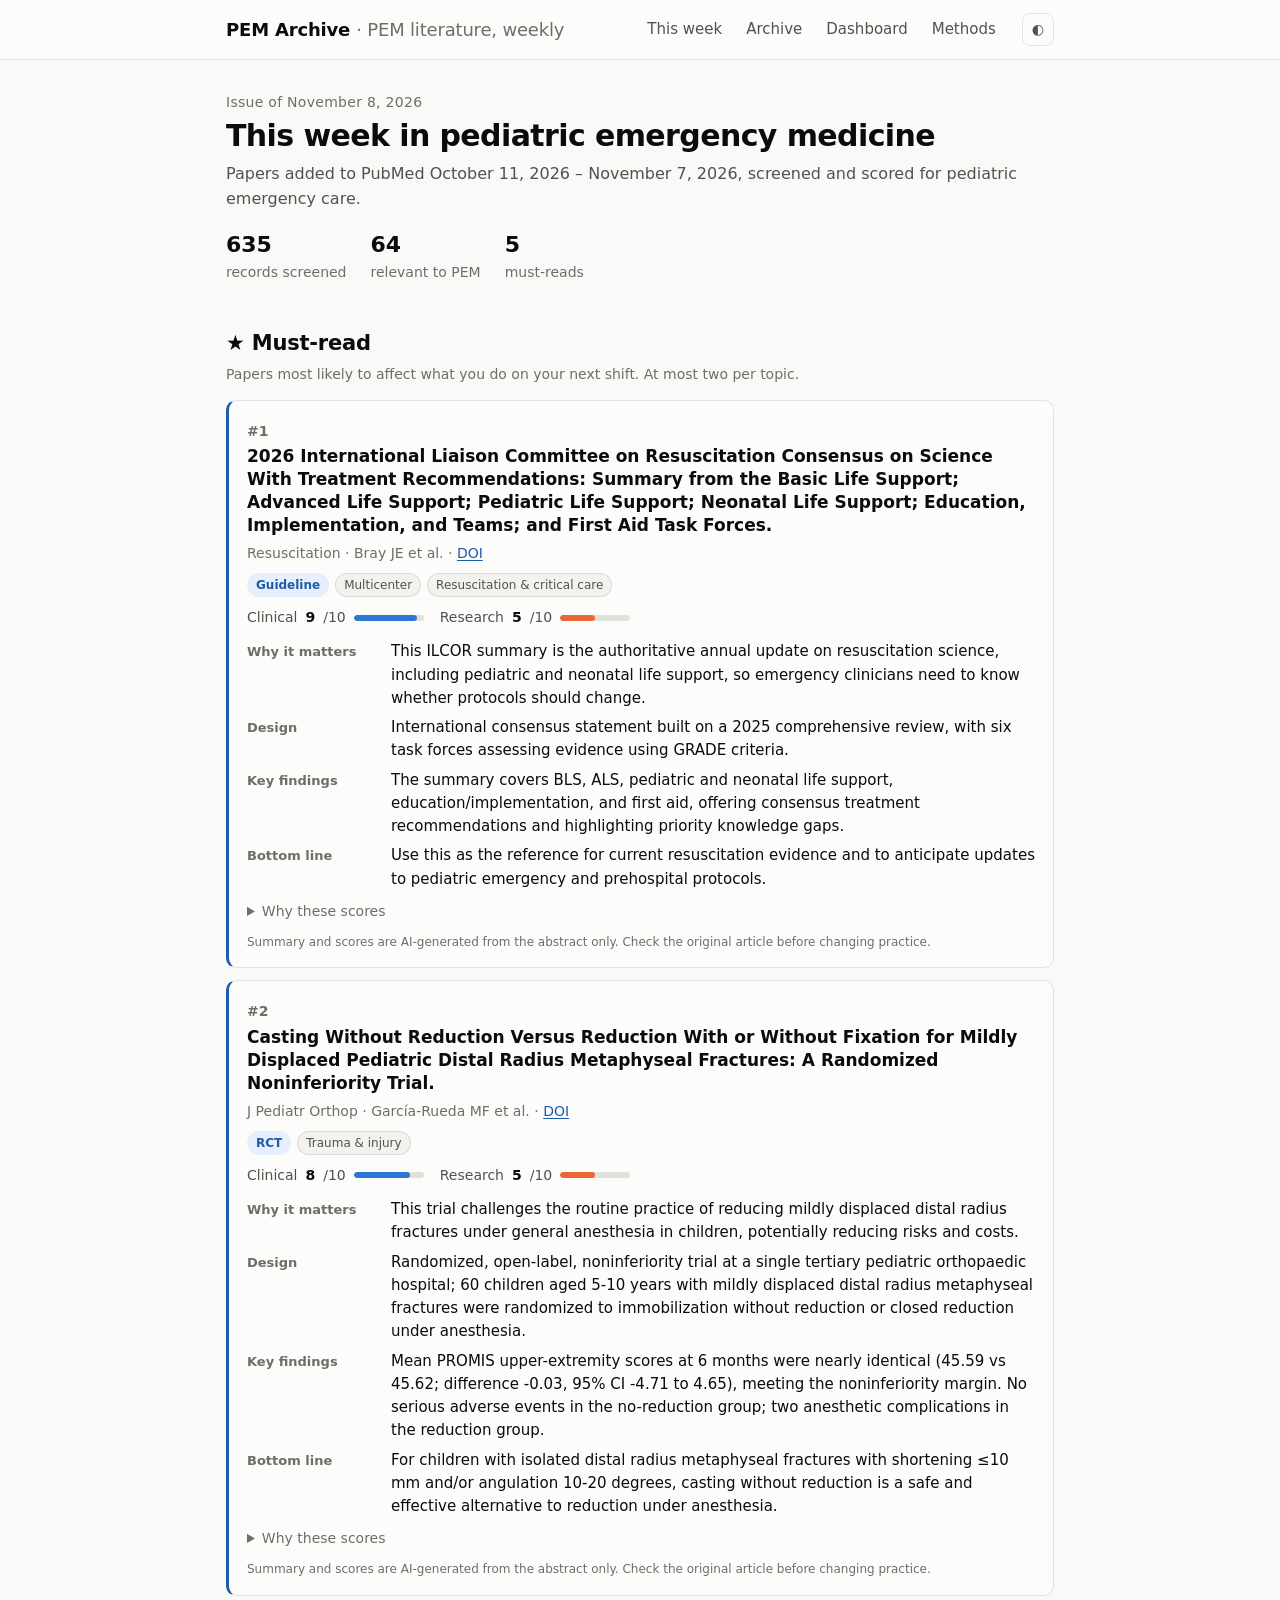
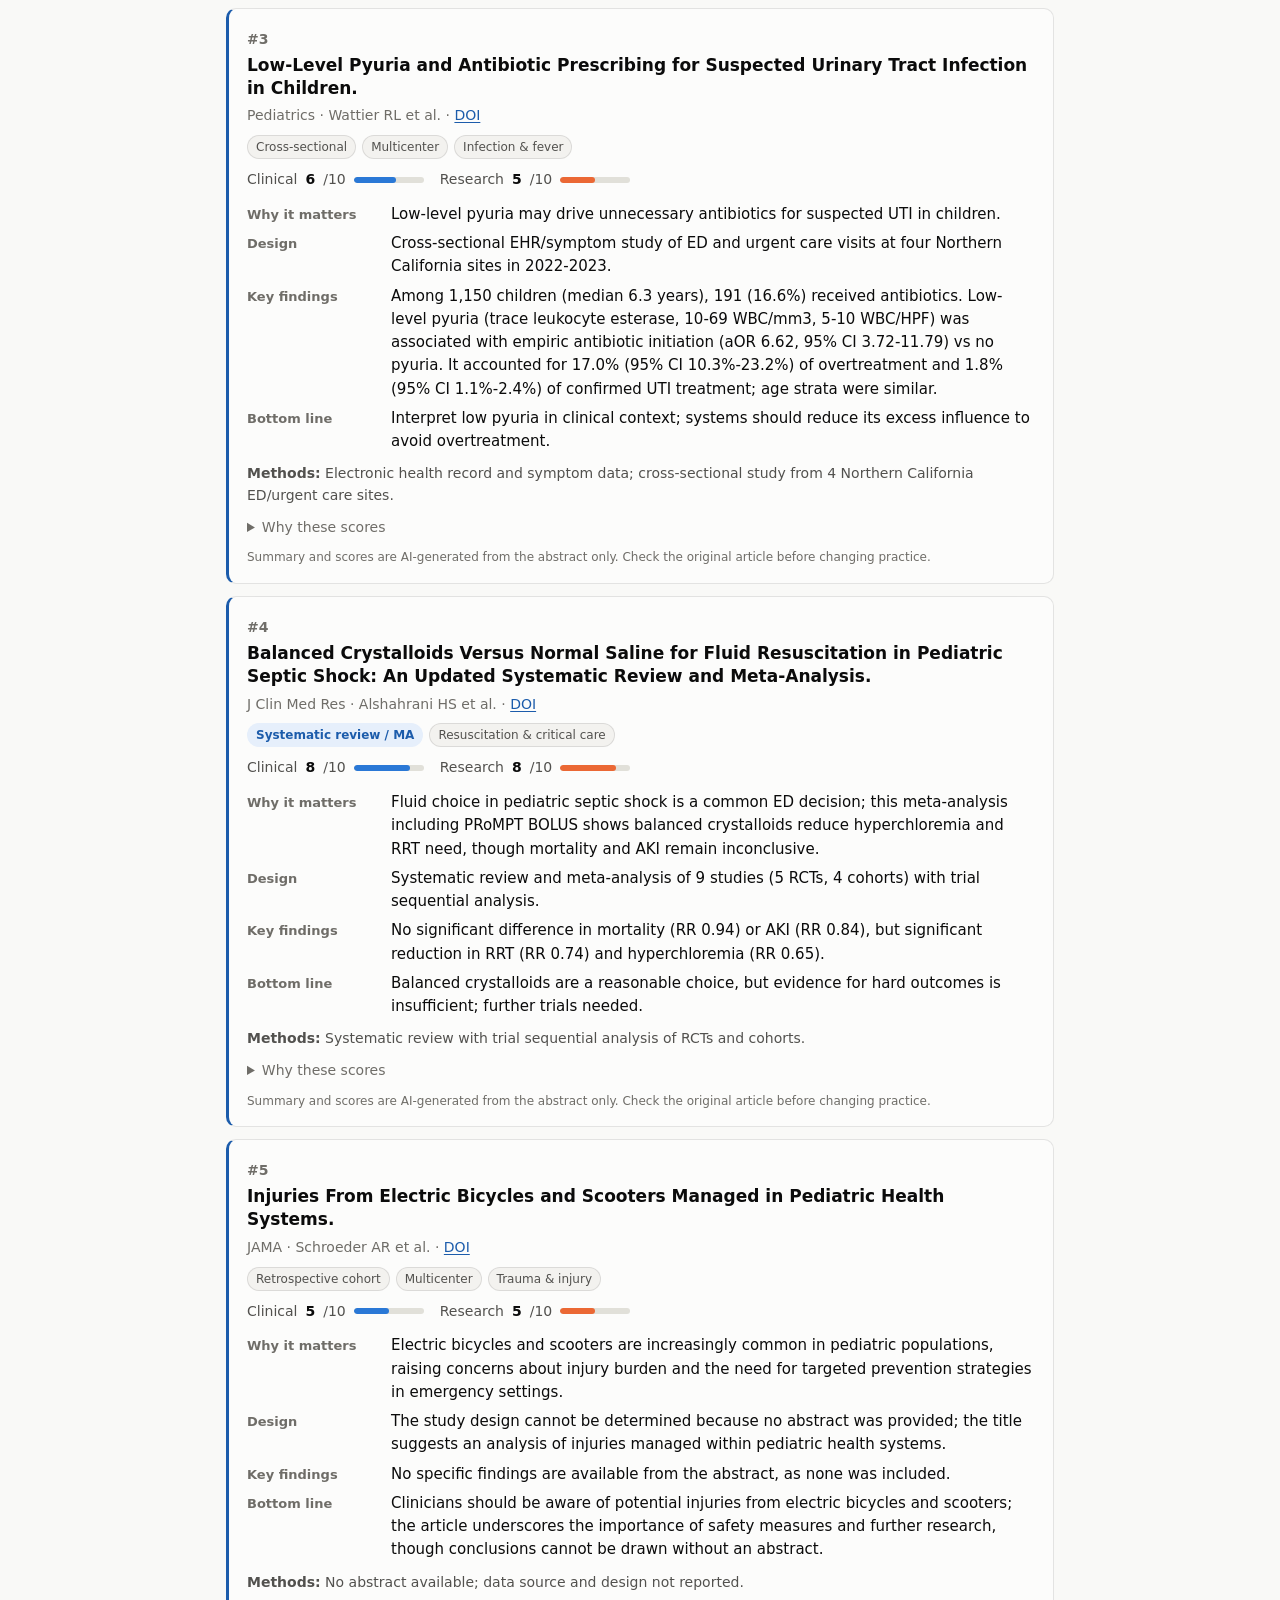
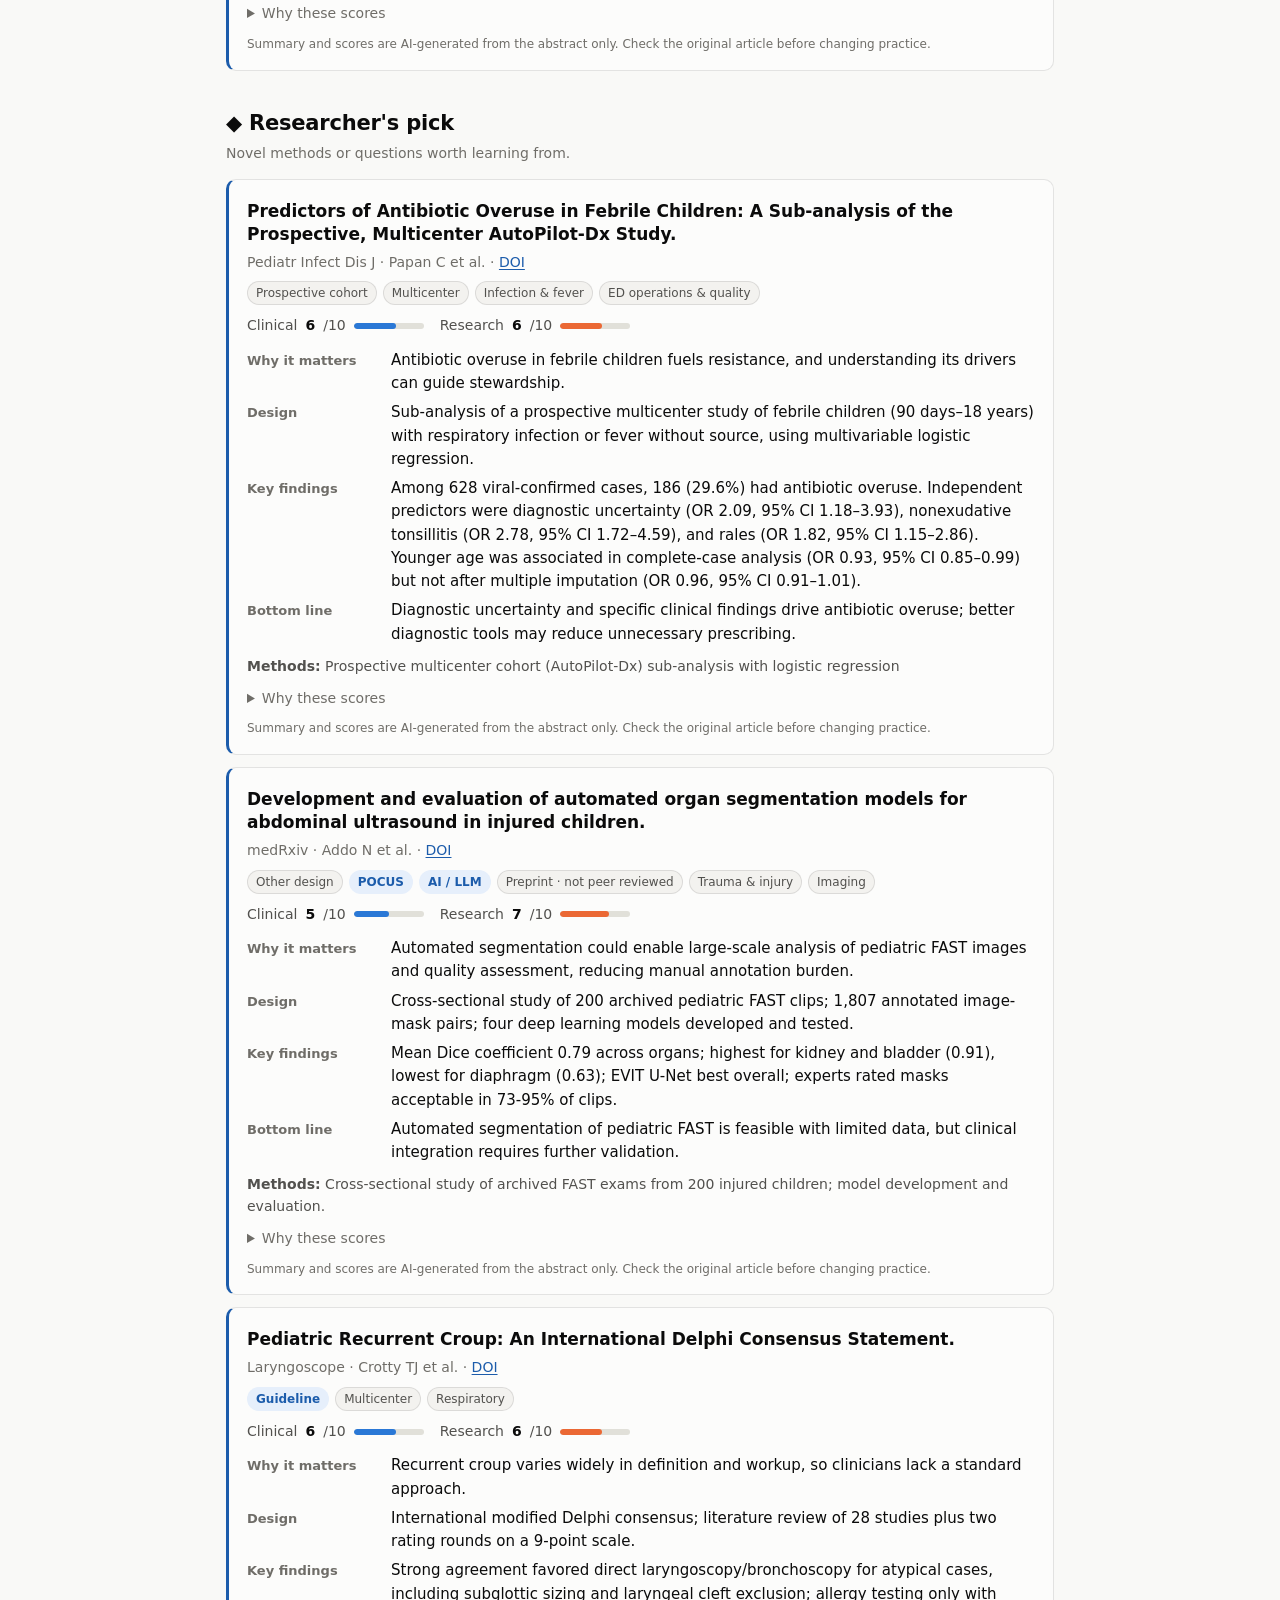
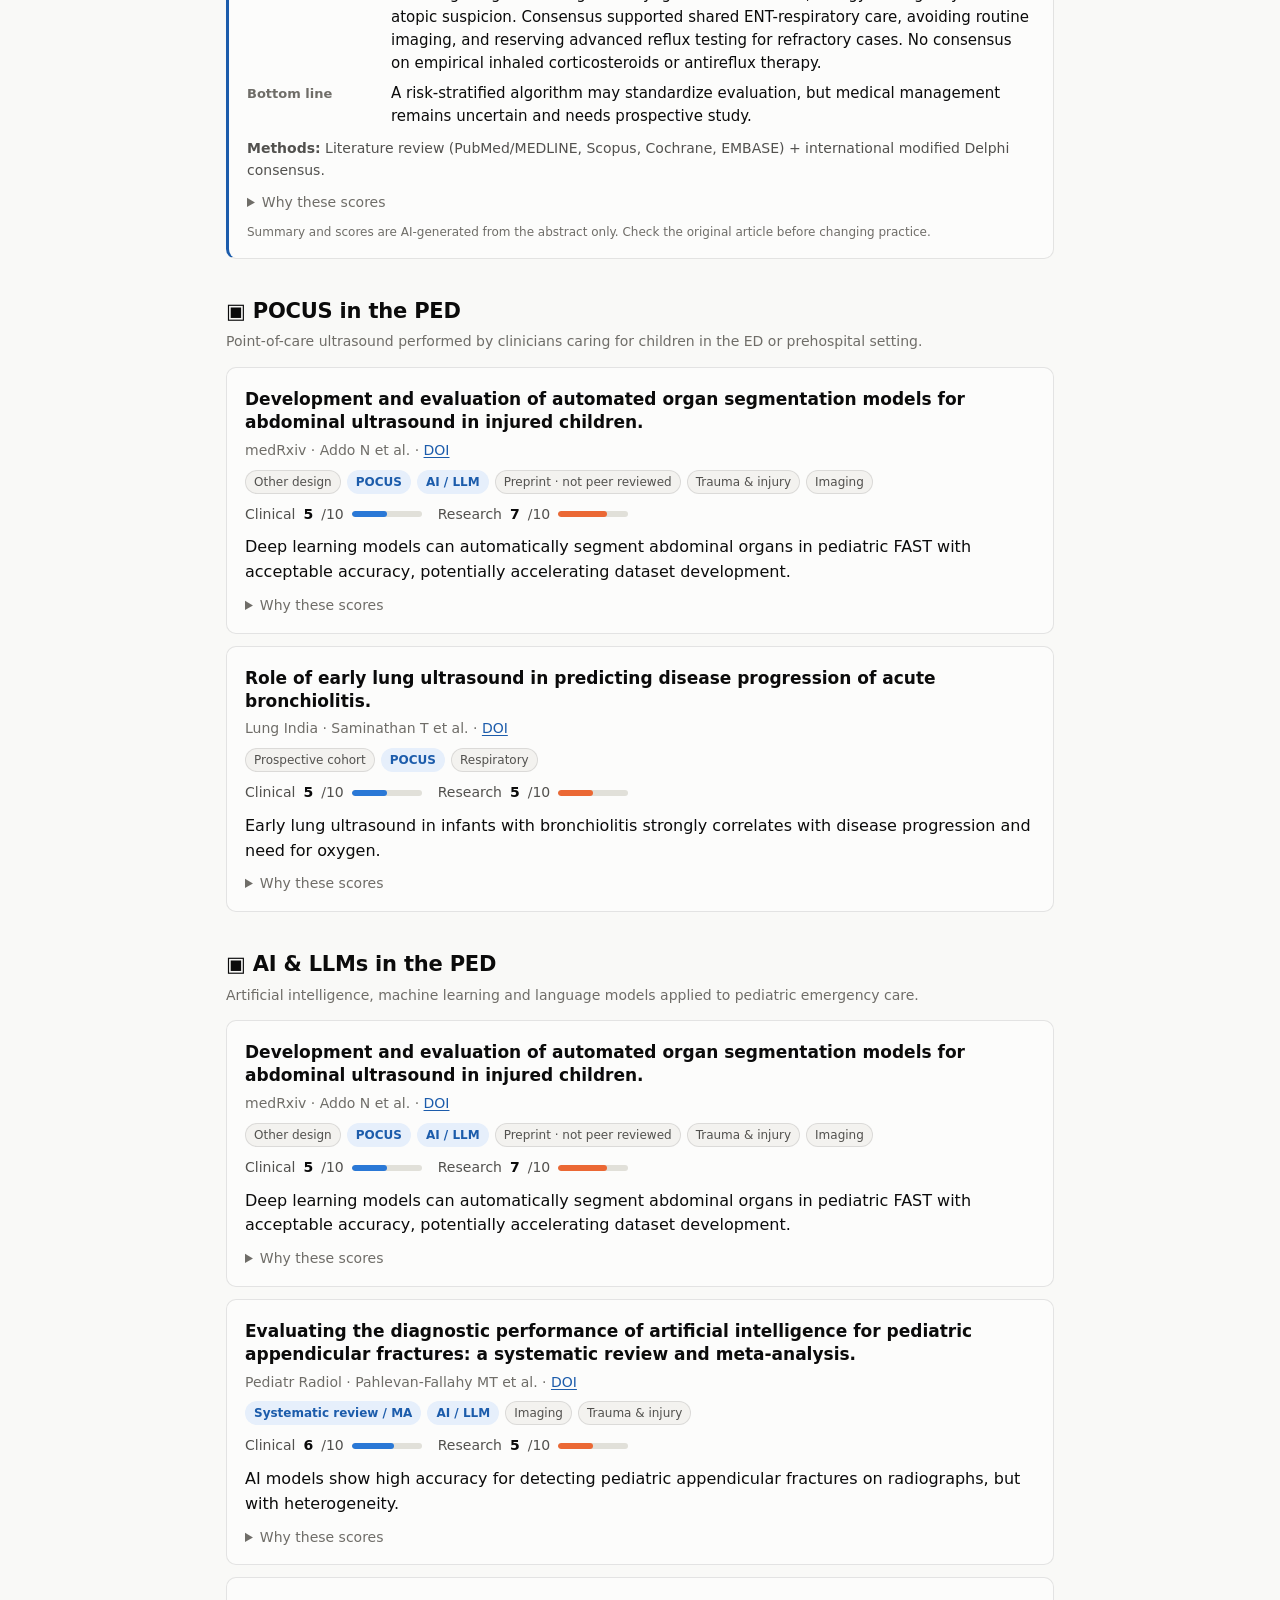
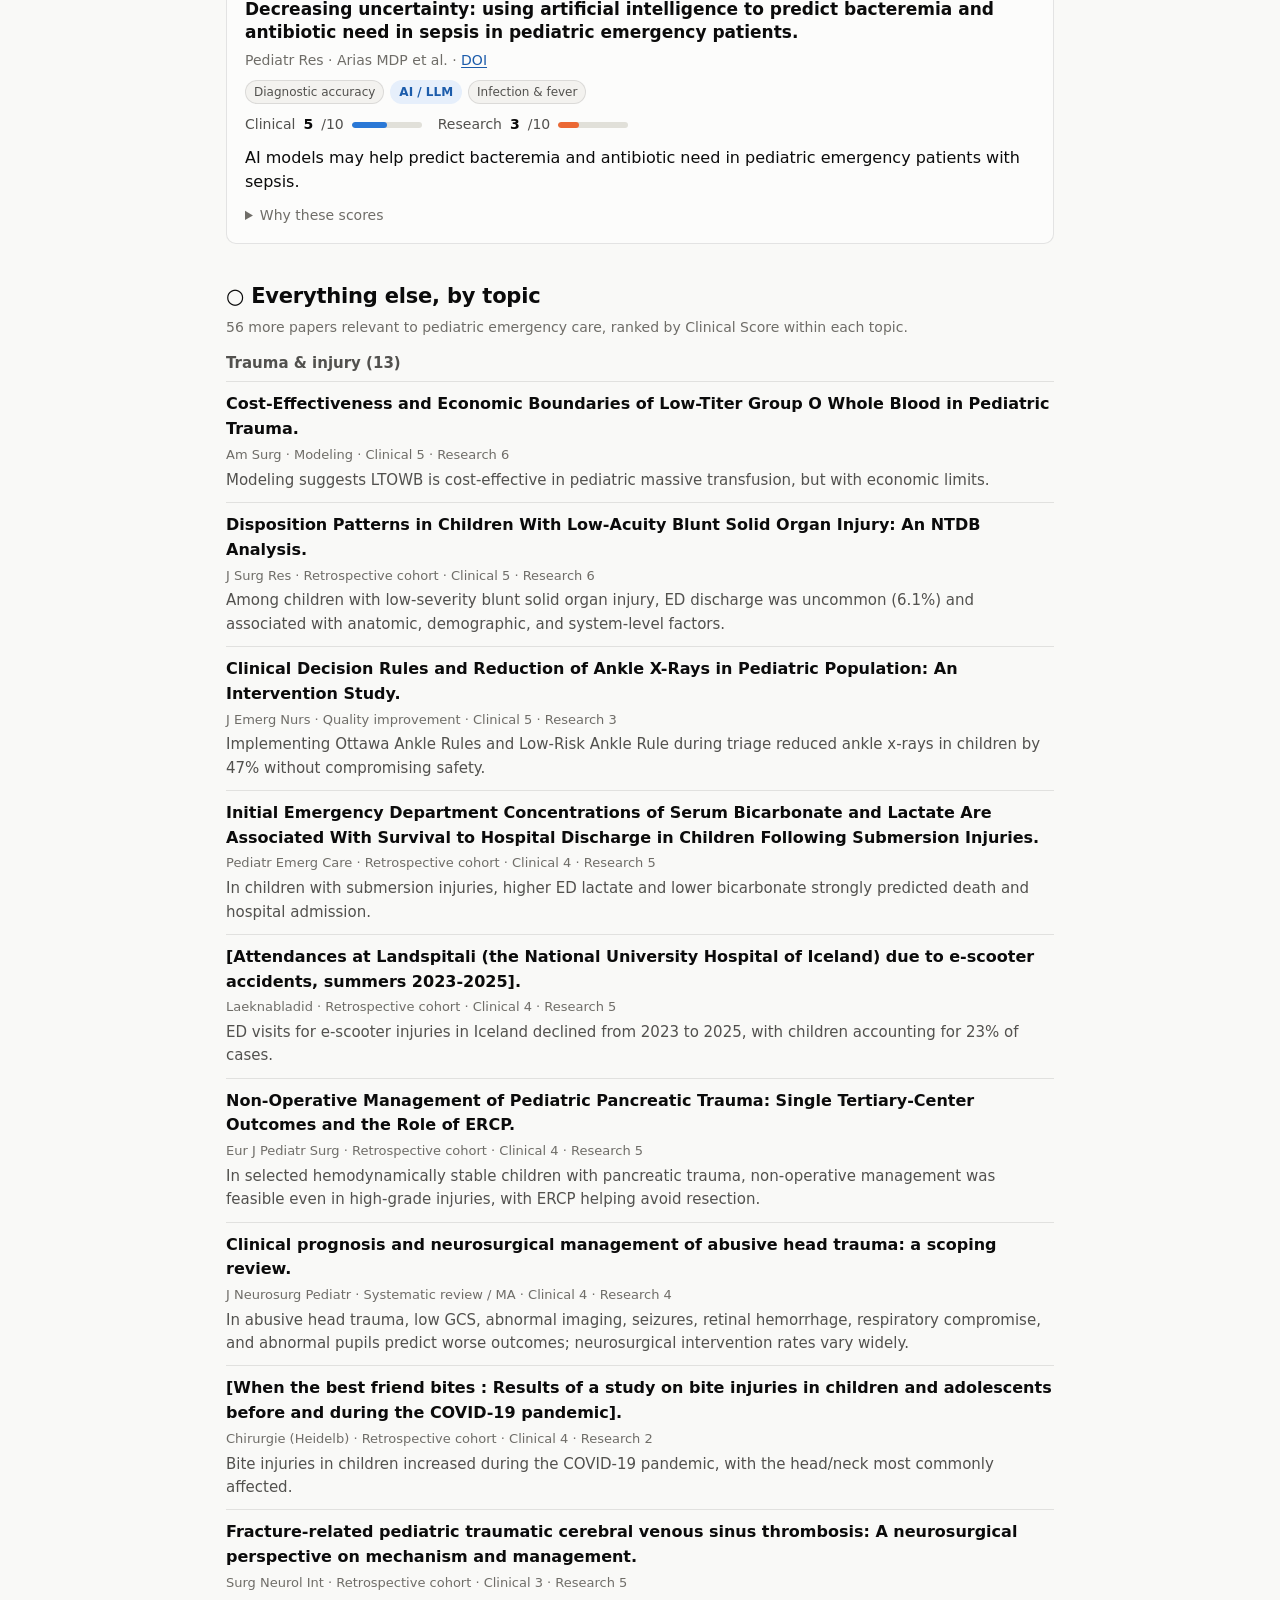
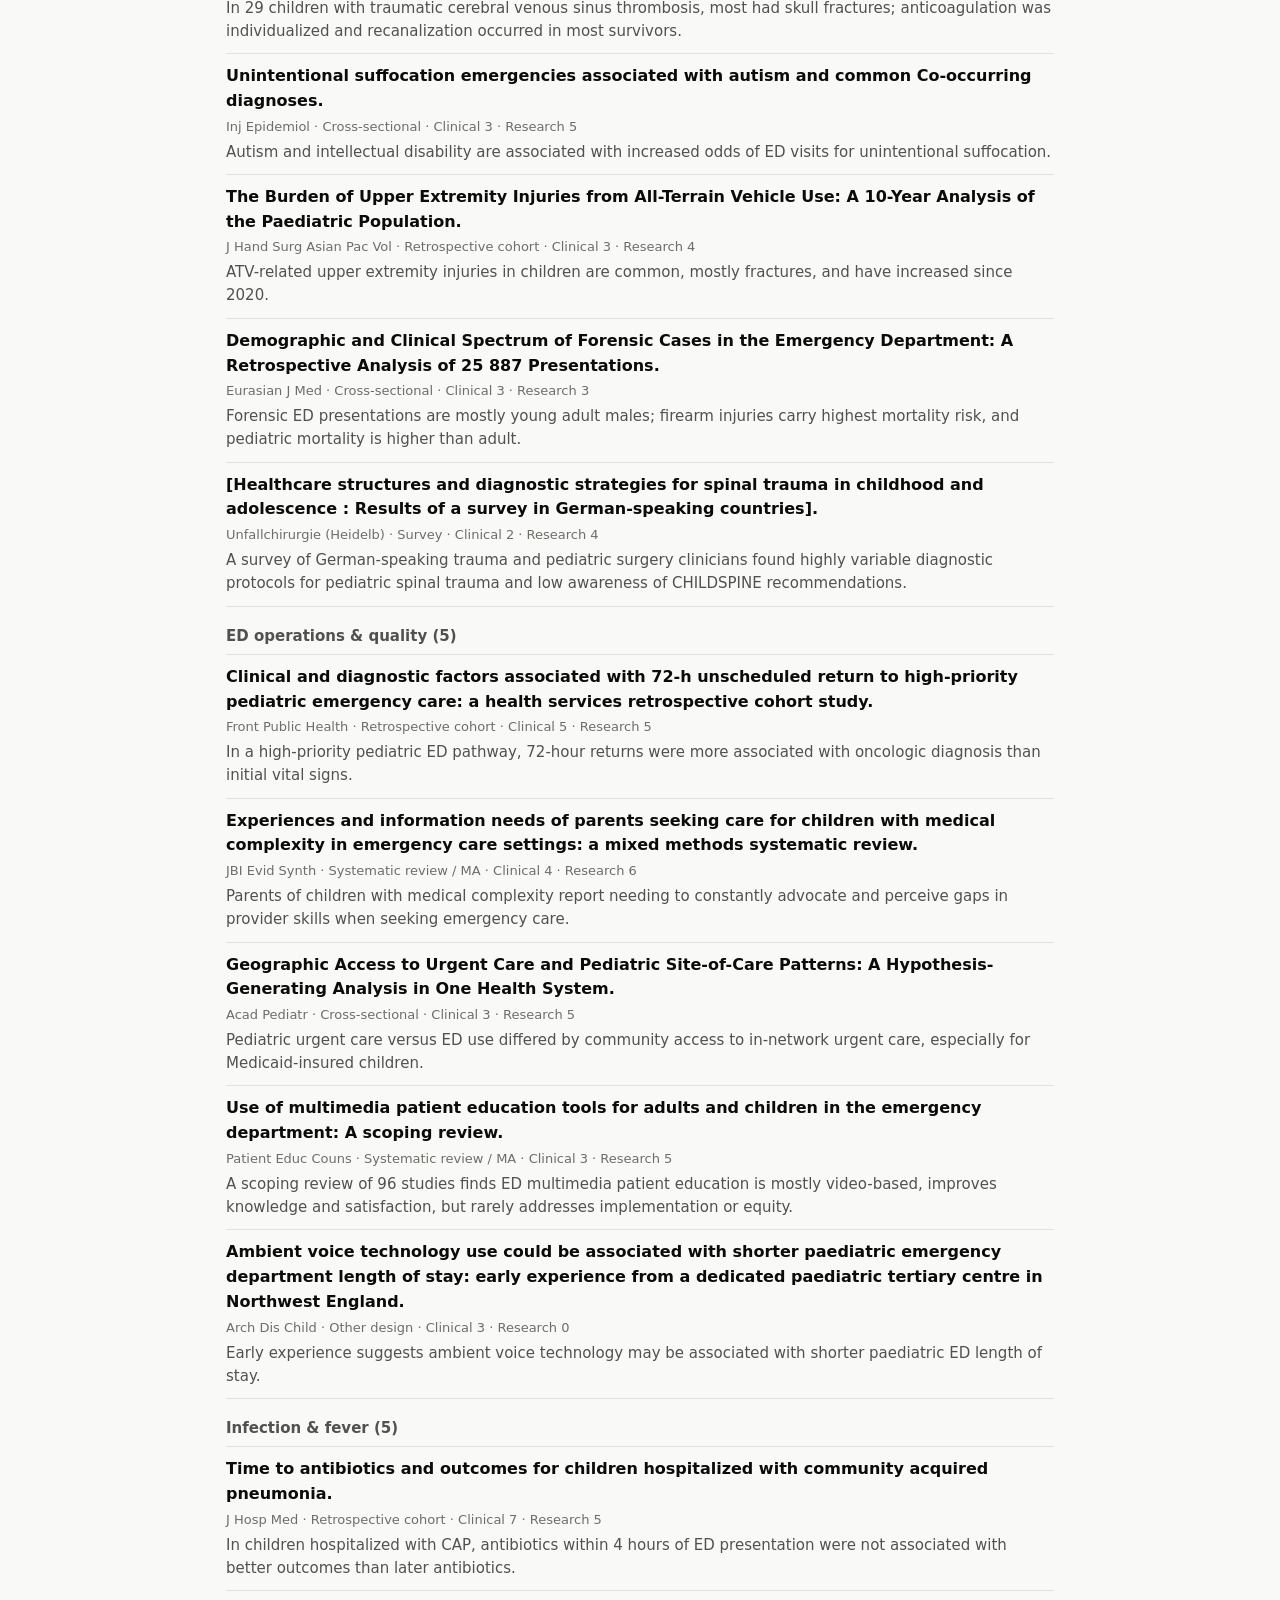
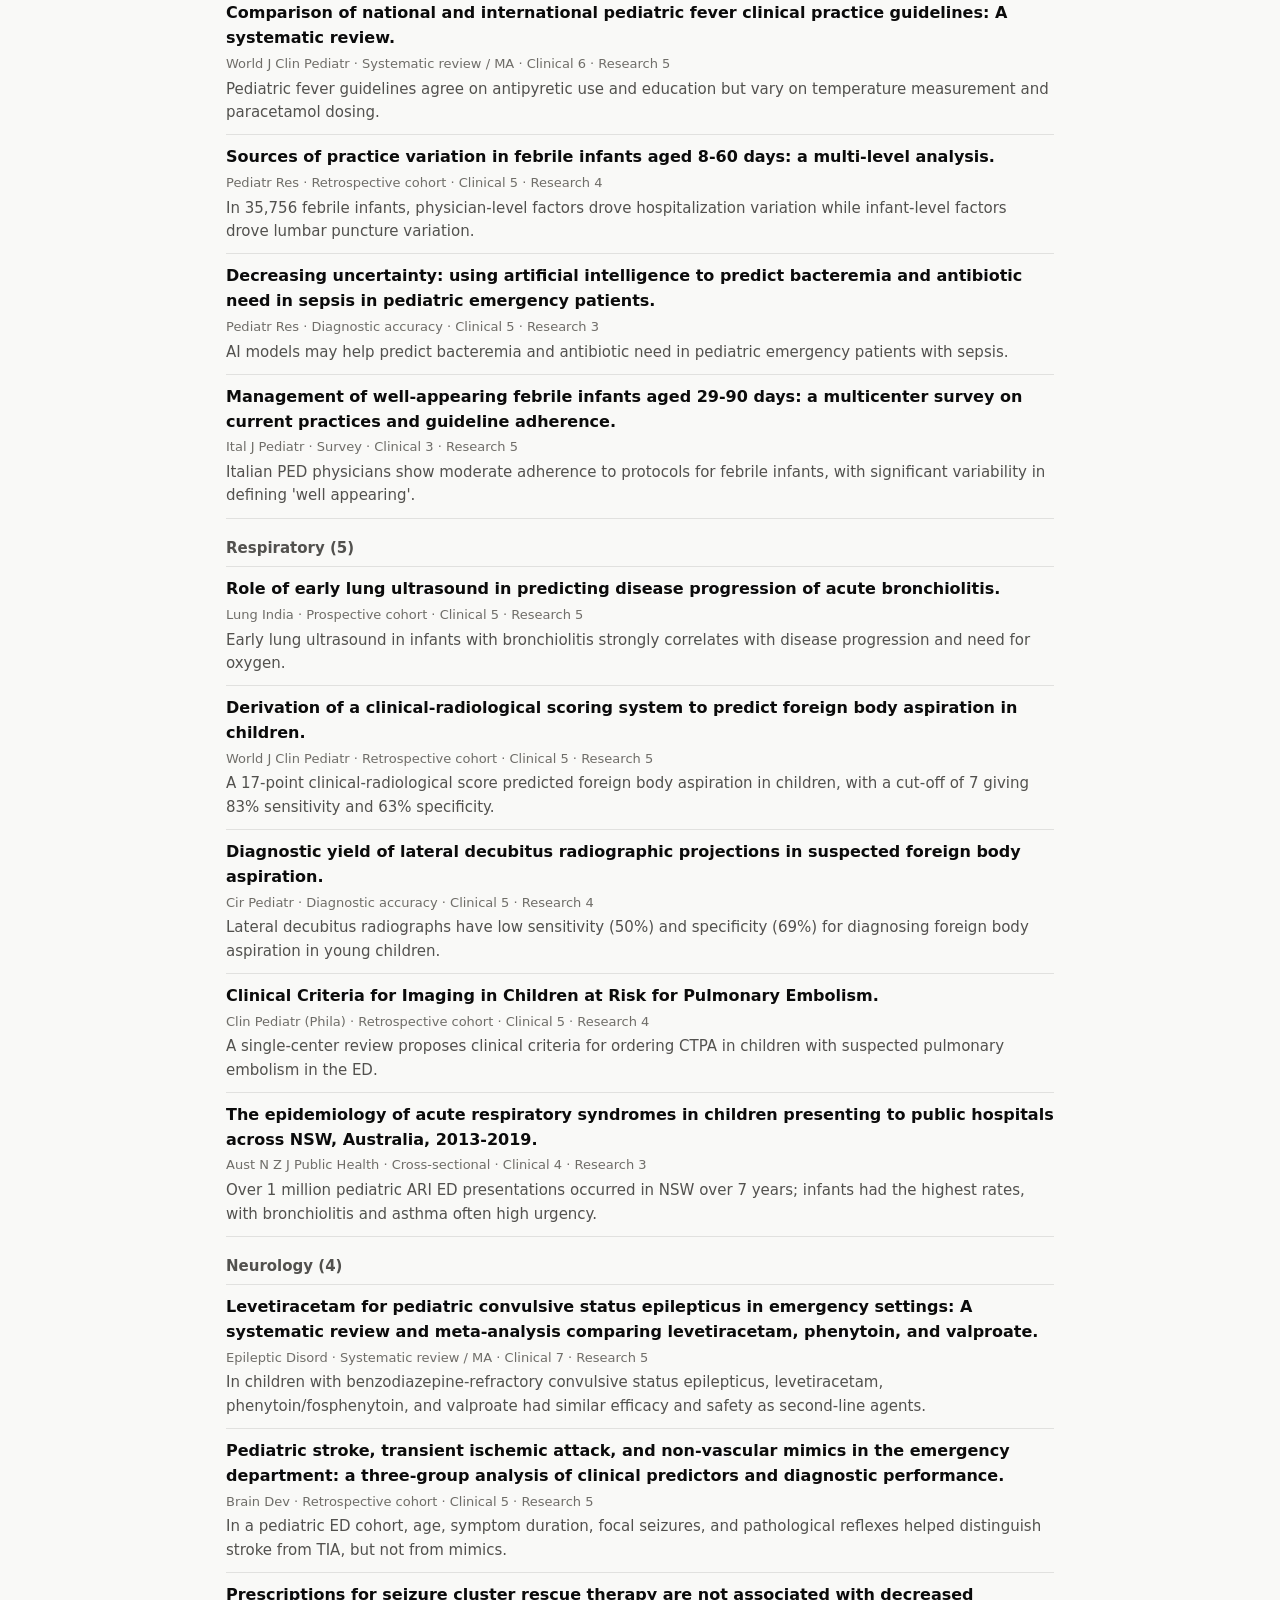
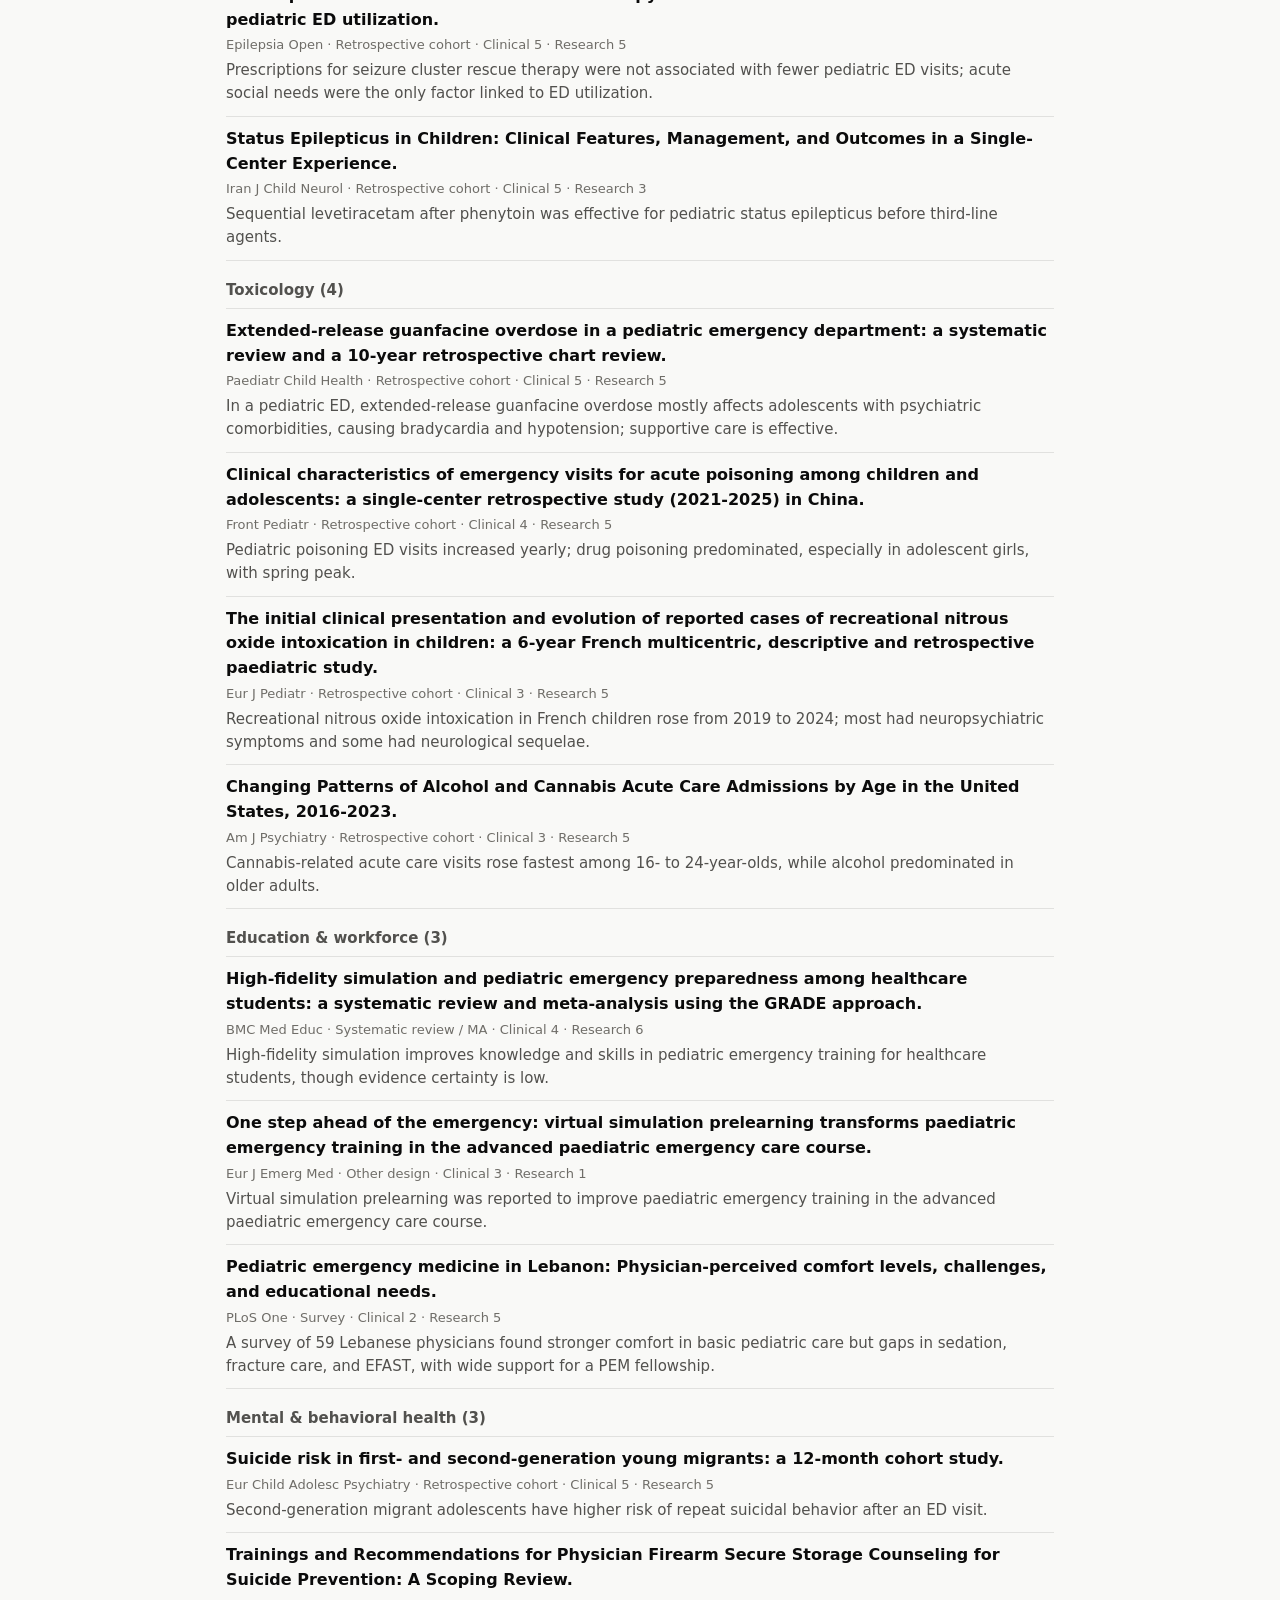
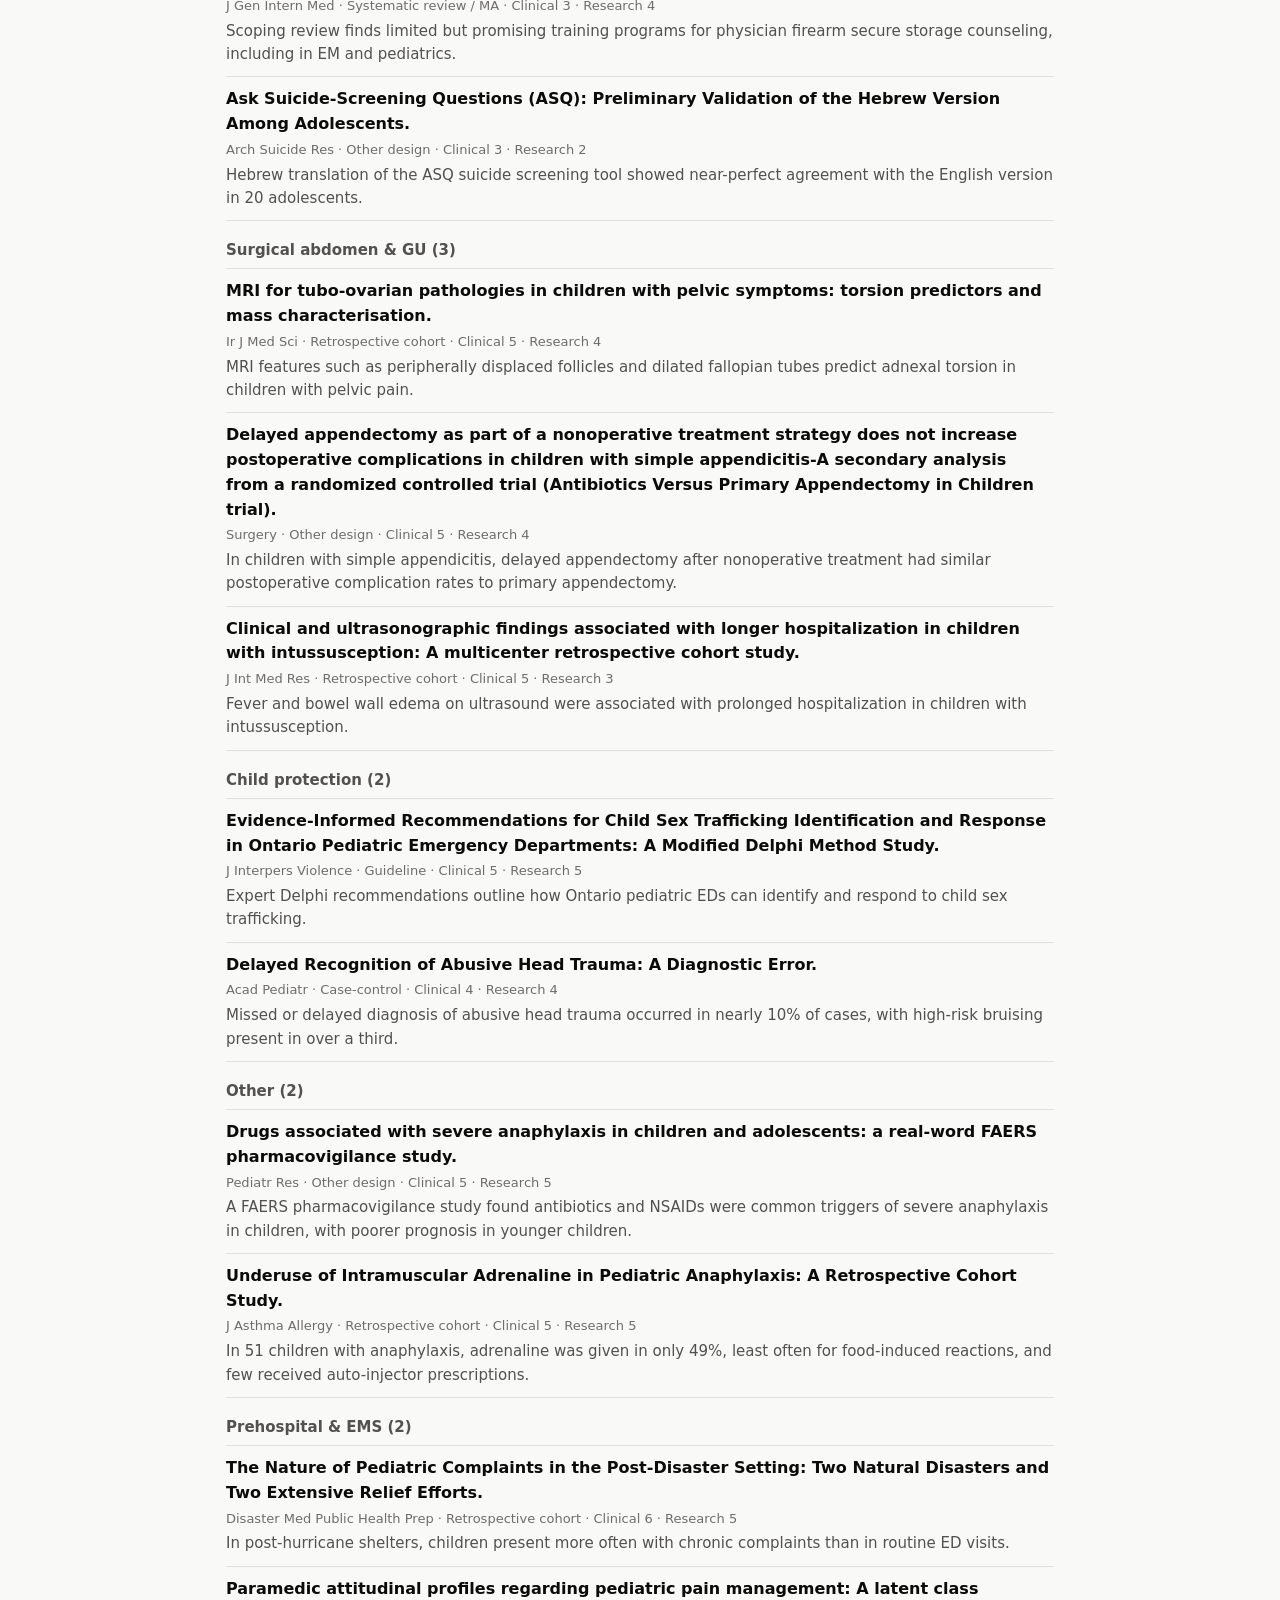
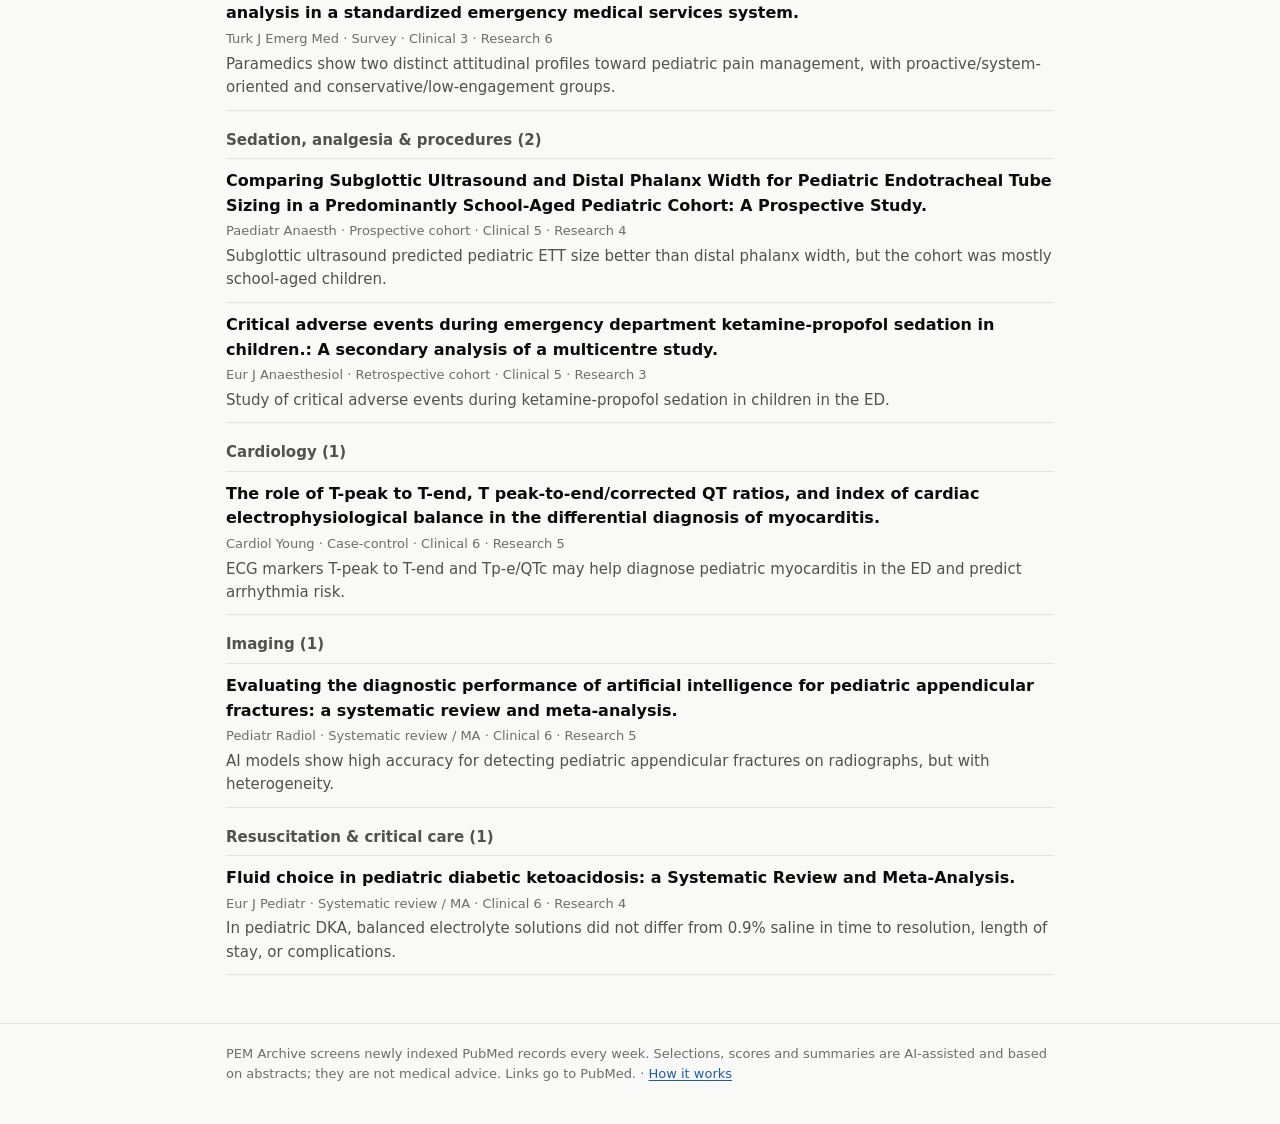
<file: docs/issues/2026-11-08.html>
<!doctype html>
<html lang="en">
<head>
<meta charset="utf-8">
<meta name="viewport" content="width=device-width, initial-scale=1">
<title>PEM Archive · November 8, 2026</title>
<meta name="description" content="Weekly must-reads in pediatric emergency medicine">
<link rel="stylesheet" href="../assets/style.css">
<script src="../assets/app.js" defer></script>
</head>
<body>
<header class="site-header"><div class="wrap">
<a class="brand" href="../index.html">PEM Archive <span>· PEM literature, weekly</span></a>
<nav class="nav" aria-label="Main"><a href="../index.html">This week</a><a href="../archive.html">Archive</a><a href="../dashboard.html">Dashboard</a><a href="../about.html">Methods</a></nav>
<button class="theme-btn" type="button" aria-label="Toggle dark mode">◐</button>
</div></header>
<main class="wrap">
<div class="issue-head">
<p class="eyebrow">Issue of November 8, 2026</p>
<h1>This week in pediatric emergency medicine</h1>
<p class="lede">Papers added to PubMed October 11, 2026 – November 7, 2026, screened and scored for pediatric emergency care.</p>
<ul class="stats"><li><b>635</b>records screened</li><li><b>64</b>relevant to PEM</li>
<li><b>5</b>must-reads</li></ul></div><section><h2>★ Must-read</h2><p class="section-note">Papers most likely to affect what you do on your next shift. At most two per topic.</p><article class="card featured">
<span class="rank">#1</span>
<h3><a href="https://pubmed.ncbi.nlm.nih.gov/42988037/">2026 International Liaison Committee on Resuscitation Consensus on Science With Treatment Recommendations: Summary from the Basic Life Support; Advanced Life Support; Pediatric Life Support; Neonatal Life Support; Education, Implementation, and Teams; and First Aid Task Forces.</a></h3>
<p class="meta">Resuscitation · Bray JE et al. · <a href="https://doi.org/10.1016/j.resuscitation.2026.111328">DOI</a></p>
<div class="badges"><span class="badge strong">Guideline</span><span class="badge ">Multicenter</span><span class="badge ">Resuscitation &amp; critical care</span></div>
<div class="scores"><span class="score">Clinical <b>9</b>/10 <span class="meter c" aria-hidden="true"><i style="width:90%"></i></span></span><span class="score">Research <b>5</b>/10 <span class="meter r" aria-hidden="true"><i style="width:50%"></i></span></span></div>
<dl class="summary"><dt>Why it matters</dt><dd>This ILCOR summary is the authoritative annual update on resuscitation science, including pediatric and neonatal life support, so emergency clinicians need to know whether protocols should change.</dd><dt>Design</dt><dd>International consensus statement built on a 2025 comprehensive review, with six task forces assessing evidence using GRADE criteria.</dd><dt>Key findings</dt><dd>The summary covers BLS, ALS, pediatric and neonatal life support, education/implementation, and first aid, offering consensus treatment recommendations and highlighting priority knowledge gaps.</dd><dt>Bottom line</dt><dd>Use this as the reference for current resuscitation evidence and to anticipate updates to pediatric emergency and prehospital protocols.</dd></dl>
<details class="why"><summary>Why these scores</summary><p><b>Clinical:</b> Evidence-based international resuscitation consensus that directly updates pediatric and neonatal life support recommendations.</p><p><b>Research:</b> Standard GRADE-based consensus process, but with explicitly listed research priorities; little methodologic novelty.</p></details>
<p class="ai-note">Summary and scores are AI-generated from the abstract only. Check the original article before changing practice.</p>
</article><article class="card featured">
<span class="rank">#2</span>
<h3><a href="https://pubmed.ncbi.nlm.nih.gov/42969186/">Casting Without Reduction Versus Reduction With or Without Fixation for Mildly Displaced Pediatric Distal Radius Metaphyseal Fractures: A Randomized Noninferiority Trial.</a></h3>
<p class="meta">J Pediatr Orthop · García-Rueda MF et al. · <a href="https://doi.org/10.1097/BPO.0000000000003520">DOI</a></p>
<div class="badges"><span class="badge strong">RCT</span><span class="badge ">Trauma &amp; injury</span></div>
<div class="scores"><span class="score">Clinical <b>8</b>/10 <span class="meter c" aria-hidden="true"><i style="width:80%"></i></span></span><span class="score">Research <b>5</b>/10 <span class="meter r" aria-hidden="true"><i style="width:50%"></i></span></span></div>
<dl class="summary"><dt>Why it matters</dt><dd>This trial challenges the routine practice of reducing mildly displaced distal radius fractures under general anesthesia in children, potentially reducing risks and costs.</dd><dt>Design</dt><dd>Randomized, open-label, noninferiority trial at a single tertiary pediatric orthopaedic hospital; 60 children aged 5-10 years with mildly displaced distal radius metaphyseal fractures were randomized to immobilization without reduction or closed reduction under anesthesia.</dd><dt>Key findings</dt><dd>Mean PROMIS upper-extremity scores at 6 months were nearly identical (45.59 vs 45.62; difference -0.03, 95% CI -4.71 to 4.65), meeting the noninferiority margin. No serious adverse events in the no-reduction group; two anesthetic complications in the reduction group.</dd><dt>Bottom line</dt><dd>For children with isolated distal radius metaphyseal fractures with shortening ≤10 mm and/or angulation 10-20 degrees, casting without reduction is a safe and effective alternative to reduction under anesthesia.</dd></dl>
<details class="why"><summary>Why these scores</summary><p><b>Clinical:</b> Noninferiority trial showing casting without reduction is noninferior to reduction under anesthesia, potentially avoiding unnecessary procedures.</p><p><b>Research:</b> Single-center open-label RCT with small sample; noninferiority design is standard but question is clinically important.</p></details>
<p class="ai-note">Summary and scores are AI-generated from the abstract only. Check the original article before changing practice.</p>
</article><article class="card featured">
<span class="rank">#3</span>
<h3><a href="https://pubmed.ncbi.nlm.nih.gov/42982088/">Low-Level Pyuria and Antibiotic Prescribing for Suspected Urinary Tract Infection in Children.</a></h3>
<p class="meta">Pediatrics · Wattier RL et al. · <a href="https://doi.org/10.1542/peds.2026-077011">DOI</a></p>
<div class="badges"><span class="badge ">Cross-sectional</span><span class="badge ">Multicenter</span><span class="badge ">Infection &amp; fever</span></div>
<div class="scores"><span class="score">Clinical <b>6</b>/10 <span class="meter c" aria-hidden="true"><i style="width:60%"></i></span></span><span class="score">Research <b>5</b>/10 <span class="meter r" aria-hidden="true"><i style="width:50%"></i></span></span></div>
<dl class="summary"><dt>Why it matters</dt><dd>Low-level pyuria may drive unnecessary antibiotics for suspected UTI in children.</dd><dt>Design</dt><dd>Cross-sectional EHR/symptom study of ED and urgent care visits at four Northern California sites in 2022-2023.</dd><dt>Key findings</dt><dd>Among 1,150 children (median 6.3 years), 191 (16.6%) received antibiotics. Low-level pyuria (trace leukocyte esterase, 10-69 WBC/mm3, 5-10 WBC/HPF) was associated with empiric antibiotic initiation (aOR 6.62, 95% CI 3.72-11.79) vs no pyuria. It accounted for 17.0% (95% CI 10.3%-23.2%) of overtreatment and 1.8% (95% CI 1.1%-2.4%) of confirmed UTI treatment; age strata were similar.</dd><dt>Bottom line</dt><dd>Interpret low pyuria in clinical context; systems should reduce its excess influence to avoid overtreatment.</dd></dl>
<p class="methods"><b>Methods:</b> Electronic health record and symptom data; cross-sectional study from 4 Northern California ED/urgent care sites.</p>
<details class="why"><summary>Why these scores</summary><p><b>Clinical:</b> Cross-sectional evidence that low pyuria prompts antibiotics and contributes to overtreatment; supports more nuanced UTI decision-making.</p><p><b>Research:</b> Standard multivariable regression plus attributable-fraction analysis in a multi-site pediatric ED/urgent care dataset; useful for stewardship interventions.</p></details>
<p class="ai-note">Summary and scores are AI-generated from the abstract only. Check the original article before changing practice.</p>
</article><article class="card featured">
<span class="rank">#4</span>
<h3><a href="https://pubmed.ncbi.nlm.nih.gov/42964407/">Balanced Crystalloids Versus Normal Saline for Fluid Resuscitation in Pediatric Septic Shock: An Updated Systematic Review and Meta-Analysis.</a></h3>
<p class="meta">J Clin Med Res · Alshahrani HS et al. · <a href="https://doi.org/10.14740/jocmr6685">DOI</a></p>
<div class="badges"><span class="badge strong">Systematic review / MA</span><span class="badge ">Resuscitation &amp; critical care</span></div>
<div class="scores"><span class="score">Clinical <b>8</b>/10 <span class="meter c" aria-hidden="true"><i style="width:80%"></i></span></span><span class="score">Research <b>8</b>/10 <span class="meter r" aria-hidden="true"><i style="width:80%"></i></span></span></div>
<dl class="summary"><dt>Why it matters</dt><dd>Fluid choice in pediatric septic shock is a common ED decision; this meta-analysis including PRoMPT BOLUS shows balanced crystalloids reduce hyperchloremia and RRT need, though mortality and AKI remain inconclusive.</dd><dt>Design</dt><dd>Systematic review and meta-analysis of 9 studies (5 RCTs, 4 cohorts) with trial sequential analysis.</dd><dt>Key findings</dt><dd>No significant difference in mortality (RR 0.94) or AKI (RR 0.84), but significant reduction in RRT (RR 0.74) and hyperchloremia (RR 0.65).</dd><dt>Bottom line</dt><dd>Balanced crystalloids are a reasonable choice, but evidence for hard outcomes is insufficient; further trials needed.</dd></dl>
<p class="methods"><b>Methods:</b> Systematic review with trial sequential analysis of RCTs and cohorts.</p>
<details class="why"><summary>Why these scores</summary><p><b>Clinical:</b> Updated meta-analysis informs fluid choice in septic shock, showing benefits on secondary outcomes but inconclusive mortality.</p><p><b>Research:</b> Trial sequential analysis and inclusion of recent PRoMPT BOLUS trial add methodological strength.</p></details>
<p class="ai-note">Summary and scores are AI-generated from the abstract only. Check the original article before changing practice.</p>
</article><article class="card featured">
<span class="rank">#5</span>
<h3><a href="https://pubmed.ncbi.nlm.nih.gov/42970302/">Injuries From Electric Bicycles and Scooters Managed in Pediatric Health Systems.</a></h3>
<p class="meta">JAMA · Schroeder AR et al. · <a href="https://doi.org/10.1001/jama.2026.20796">DOI</a></p>
<div class="badges"><span class="badge ">Retrospective cohort</span><span class="badge ">Multicenter</span><span class="badge ">Trauma &amp; injury</span></div>
<div class="scores"><span class="score">Clinical <b>5</b>/10 <span class="meter c" aria-hidden="true"><i style="width:50%"></i></span></span><span class="score">Research <b>5</b>/10 <span class="meter r" aria-hidden="true"><i style="width:50%"></i></span></span></div>
<dl class="summary"><dt>Why it matters</dt><dd>Electric bicycles and scooters are increasingly common in pediatric populations, raising concerns about injury burden and the need for targeted prevention strategies in emergency settings.</dd><dt>Design</dt><dd>The study design cannot be determined because no abstract was provided; the title suggests an analysis of injuries managed within pediatric health systems.</dd><dt>Key findings</dt><dd>No specific findings are available from the abstract, as none was included.</dd><dt>Bottom line</dt><dd>Clinicians should be aware of potential injuries from electric bicycles and scooters; the article underscores the importance of safety measures and further research, though conclusions cannot be drawn without an abstract.</dd></dl>
<p class="methods"><b>Methods:</b> No abstract available; data source and design not reported.</p>
<details class="why"><summary>Why these scores</summary><p><b>Clinical:</b> Title only; likely describes injury patterns that inform ED resource planning and prevention.</p><p><b>Research:</b> Title only; standard descriptive study of a common pediatric ED presentation, suggests follow-up prevention studies.</p></details>
<p class="ai-note">Summary and scores are AI-generated from the abstract only. Check the original article before changing practice.</p>
</article></section><section><h2>◆ Researcher's pick</h2><p class="section-note">Novel methods or questions worth learning from.</p><article class="card featured">

<h3><a href="https://pubmed.ncbi.nlm.nih.gov/42972636/">Predictors of Antibiotic Overuse in Febrile Children: A Sub-analysis of the Prospective, Multicenter AutoPilot-Dx Study.</a></h3>
<p class="meta">Pediatr Infect Dis J · Papan C et al. · <a href="https://doi.org/10.1097/INF.0000000000005460">DOI</a></p>
<div class="badges"><span class="badge ">Prospective cohort</span><span class="badge ">Multicenter</span><span class="badge ">Infection &amp; fever</span><span class="badge ">ED operations &amp; quality</span></div>
<div class="scores"><span class="score">Clinical <b>6</b>/10 <span class="meter c" aria-hidden="true"><i style="width:60%"></i></span></span><span class="score">Research <b>6</b>/10 <span class="meter r" aria-hidden="true"><i style="width:60%"></i></span></span></div>
<dl class="summary"><dt>Why it matters</dt><dd>Antibiotic overuse in febrile children fuels resistance, and understanding its drivers can guide stewardship.</dd><dt>Design</dt><dd>Sub-analysis of a prospective multicenter study of febrile children (90 days–18 years) with respiratory infection or fever without source, using multivariable logistic regression.</dd><dt>Key findings</dt><dd>Among 628 viral-confirmed cases, 186 (29.6%) had antibiotic overuse. Independent predictors were diagnostic uncertainty (OR 2.09, 95% CI 1.18–3.93), nonexudative tonsillitis (OR 2.78, 95% CI 1.72–4.59), and rales (OR 1.82, 95% CI 1.15–2.86). Younger age was associated in complete-case analysis (OR 0.93, 95% CI 0.85–0.99) but not after multiple imputation (OR 0.96, 95% CI 0.91–1.01).</dd><dt>Bottom line</dt><dd>Diagnostic uncertainty and specific clinical findings drive antibiotic overuse; better diagnostic tools may reduce unnecessary prescribing.</dd></dl>
<p class="methods"><b>Methods:</b> Prospective multicenter cohort (AutoPilot-Dx) sub-analysis with logistic regression</p>
<details class="why"><summary>Why these scores</summary><p><b>Clinical:</b> Identifies diagnostic uncertainty and clinical findings as predictors of antibiotic overuse in febrile children in the ED.</p><p><b>Research:</b> Prospective multicenter sub-analysis with sensitivity analysis; standard methods but valuable data.</p></details>
<p class="ai-note">Summary and scores are AI-generated from the abstract only. Check the original article before changing practice.</p>
</article><article class="card featured">

<h3><a href="https://pubmed.ncbi.nlm.nih.gov/42990650/">Development and evaluation of automated organ segmentation models for abdominal ultrasound in injured children.</a></h3>
<p class="meta">medRxiv · Addo N et al. · <a href="https://doi.org/10.64898/2026.10.27.26366648">DOI</a></p>
<div class="badges"><span class="badge ">Other design</span><span class="badge strong">POCUS</span><span class="badge strong">AI / LLM</span><span class="badge ">Preprint · not peer reviewed</span><span class="badge ">Trauma &amp; injury</span><span class="badge ">Imaging</span></div>
<div class="scores"><span class="score">Clinical <b>5</b>/10 <span class="meter c" aria-hidden="true"><i style="width:50%"></i></span></span><span class="score">Research <b>7</b>/10 <span class="meter r" aria-hidden="true"><i style="width:70%"></i></span></span></div>
<dl class="summary"><dt>Why it matters</dt><dd>Automated segmentation could enable large-scale analysis of pediatric FAST images and quality assessment, reducing manual annotation burden.</dd><dt>Design</dt><dd>Cross-sectional study of 200 archived pediatric FAST clips; 1,807 annotated image-mask pairs; four deep learning models developed and tested.</dd><dt>Key findings</dt><dd>Mean Dice coefficient 0.79 across organs; highest for kidney and bladder (0.91), lowest for diaphragm (0.63); EVIT U-Net best overall; experts rated masks acceptable in 73-95% of clips.</dd><dt>Bottom line</dt><dd>Automated segmentation of pediatric FAST is feasible with limited data, but clinical integration requires further validation.</dd></dl>
<p class="methods"><b>Methods:</b> Cross-sectional study of archived FAST exams from 200 injured children; model development and evaluation.</p>
<details class="why"><summary>Why these scores</summary><p><b>Clinical:</b> Provides a technical tool for automated FAST image analysis but does not yet change clinical practice.</p><p><b>Research:</b> Applies established deep learning segmentation methods to a new pediatric FAST dataset, with expert validation of masks.</p></details>
<p class="ai-note">Summary and scores are AI-generated from the abstract only. Check the original article before changing practice.</p>
</article><article class="card featured">

<h3><a href="https://pubmed.ncbi.nlm.nih.gov/42963314/">Pediatric Recurrent Croup: An International Delphi Consensus Statement.</a></h3>
<p class="meta">Laryngoscope · Crotty TJ et al. · <a href="https://doi.org/10.1002/lary.71022">DOI</a></p>
<div class="badges"><span class="badge strong">Guideline</span><span class="badge ">Multicenter</span><span class="badge ">Respiratory</span></div>
<div class="scores"><span class="score">Clinical <b>6</b>/10 <span class="meter c" aria-hidden="true"><i style="width:60%"></i></span></span><span class="score">Research <b>6</b>/10 <span class="meter r" aria-hidden="true"><i style="width:60%"></i></span></span></div>
<dl class="summary"><dt>Why it matters</dt><dd>Recurrent croup varies widely in definition and workup, so clinicians lack a standard approach.</dd><dt>Design</dt><dd>International modified Delphi consensus; literature review of 28 studies plus two rating rounds on a 9-point scale.</dd><dt>Key findings</dt><dd>Strong agreement favored direct laryngoscopy/bronchoscopy for atypical cases, including subglottic sizing and laryngeal cleft exclusion; allergy testing only with atopic suspicion. Consensus supported shared ENT-respiratory care, avoiding routine imaging, and reserving advanced reflux testing for refractory cases. No consensus on empirical inhaled corticosteroids or antireflux therapy.</dd><dt>Bottom line</dt><dd>A risk-stratified algorithm may standardize evaluation, but medical management remains uncertain and needs prospective study.</dd></dl>
<p class="methods"><b>Methods:</b> Literature review (PubMed/MEDLINE, Scopus, Cochrane, EMBASE) + international modified Delphi consensus.</p>
<details class="why"><summary>Why these scores</summary><p><b>Clinical:</b> Consensus provides guidance for ED evaluation of recurrent croup, but based on limited evidence.</p><p><b>Research:</b> First international consensus on recurrent croup, but standard Delphi method with low-quality evidence base.</p></details>
<p class="ai-note">Summary and scores are AI-generated from the abstract only. Check the original article before changing practice.</p>
</article></section><section><h2>▣ POCUS in the PED</h2><p class="section-note">Point-of-care ultrasound performed by clinicians caring for children in the ED or prehospital setting.</p><article class="card">

<h3><a href="https://pubmed.ncbi.nlm.nih.gov/42990650/">Development and evaluation of automated organ segmentation models for abdominal ultrasound in injured children.</a></h3>
<p class="meta">medRxiv · Addo N et al. · <a href="https://doi.org/10.64898/2026.10.27.26366648">DOI</a></p>
<div class="badges"><span class="badge ">Other design</span><span class="badge strong">POCUS</span><span class="badge strong">AI / LLM</span><span class="badge ">Preprint · not peer reviewed</span><span class="badge ">Trauma &amp; injury</span><span class="badge ">Imaging</span></div>
<div class="scores"><span class="score">Clinical <b>5</b>/10 <span class="meter c" aria-hidden="true"><i style="width:50%"></i></span></span><span class="score">Research <b>7</b>/10 <span class="meter r" aria-hidden="true"><i style="width:70%"></i></span></span></div>
<p class="one-line">Deep learning models can automatically segment abdominal organs in pediatric FAST with acceptable accuracy, potentially accelerating dataset development.</p>
<details class="why"><summary>Why these scores</summary><p><b>Clinical:</b> Provides a technical tool for automated FAST image analysis but does not yet change clinical practice.</p><p><b>Research:</b> Applies established deep learning segmentation methods to a new pediatric FAST dataset, with expert validation of masks.</p></details>
</article><article class="card">

<h3><a href="https://pubmed.ncbi.nlm.nih.gov/42969590/">Role of early lung ultrasound in predicting disease progression of acute bronchiolitis.</a></h3>
<p class="meta">Lung India · Saminathan T et al. · <a href="https://doi.org/10.4103/lungindia.lungindia_12_26">DOI</a></p>
<div class="badges"><span class="badge ">Prospective cohort</span><span class="badge strong">POCUS</span><span class="badge ">Respiratory</span></div>
<div class="scores"><span class="score">Clinical <b>5</b>/10 <span class="meter c" aria-hidden="true"><i style="width:50%"></i></span></span><span class="score">Research <b>5</b>/10 <span class="meter r" aria-hidden="true"><i style="width:50%"></i></span></span></div>
<p class="one-line">Early lung ultrasound in infants with bronchiolitis strongly correlates with disease progression and need for oxygen.</p>
<details class="why"><summary>Why these scores</summary><p><b>Clinical:</b> Early lung ultrasound correlates with disease progression and need for oxygen, supporting ED risk stratification.</p><p><b>Research:</b> Prospective single-center study using a standard LUS scoring system to predict outcomes in bronchiolitis.</p></details>
</article></section><section><h2>▣ AI & LLMs in the PED</h2><p class="section-note">Artificial intelligence, machine learning and language models applied to pediatric emergency care.</p><article class="card">

<h3><a href="https://pubmed.ncbi.nlm.nih.gov/42990650/">Development and evaluation of automated organ segmentation models for abdominal ultrasound in injured children.</a></h3>
<p class="meta">medRxiv · Addo N et al. · <a href="https://doi.org/10.64898/2026.10.27.26366648">DOI</a></p>
<div class="badges"><span class="badge ">Other design</span><span class="badge strong">POCUS</span><span class="badge strong">AI / LLM</span><span class="badge ">Preprint · not peer reviewed</span><span class="badge ">Trauma &amp; injury</span><span class="badge ">Imaging</span></div>
<div class="scores"><span class="score">Clinical <b>5</b>/10 <span class="meter c" aria-hidden="true"><i style="width:50%"></i></span></span><span class="score">Research <b>7</b>/10 <span class="meter r" aria-hidden="true"><i style="width:70%"></i></span></span></div>
<p class="one-line">Deep learning models can automatically segment abdominal organs in pediatric FAST with acceptable accuracy, potentially accelerating dataset development.</p>
<details class="why"><summary>Why these scores</summary><p><b>Clinical:</b> Provides a technical tool for automated FAST image analysis but does not yet change clinical practice.</p><p><b>Research:</b> Applies established deep learning segmentation methods to a new pediatric FAST dataset, with expert validation of masks.</p></details>
</article><article class="card">

<h3><a href="https://pubmed.ncbi.nlm.nih.gov/42986401/">Evaluating the diagnostic performance of artificial intelligence for pediatric appendicular fractures: a systematic review and meta-analysis.</a></h3>
<p class="meta">Pediatr Radiol · Pahlevan-Fallahy MT et al. · <a href="https://doi.org/10.1007/s00247-026-06823-8">DOI</a></p>
<div class="badges"><span class="badge strong">Systematic review / MA</span><span class="badge strong">AI / LLM</span><span class="badge ">Imaging</span><span class="badge ">Trauma &amp; injury</span></div>
<div class="scores"><span class="score">Clinical <b>6</b>/10 <span class="meter c" aria-hidden="true"><i style="width:60%"></i></span></span><span class="score">Research <b>5</b>/10 <span class="meter r" aria-hidden="true"><i style="width:50%"></i></span></span></div>
<p class="one-line">AI models show high accuracy for detecting pediatric appendicular fractures on radiographs, but with heterogeneity.</p>
<details class="why"><summary>Why these scores</summary><p><b>Clinical:</b> Meta-analysis shows AI accuracy but no significant difference from physicians, supporting but not changing practice.</p><p><b>Research:</b> Standard meta-analysis of diagnostic accuracy; calls for prospective studies.</p></details>
</article><article class="card">

<h3><a href="https://pubmed.ncbi.nlm.nih.gov/42966757/">Decreasing uncertainty: using artificial intelligence to predict bacteremia and antibiotic need in sepsis in pediatric emergency patients.</a></h3>
<p class="meta">Pediatr Res · Arias MDP et al. · <a href="https://doi.org/10.1038/s41390-026-05595-z">DOI</a></p>
<div class="badges"><span class="badge ">Diagnostic accuracy</span><span class="badge strong">AI / LLM</span><span class="badge ">Infection &amp; fever</span></div>
<div class="scores"><span class="score">Clinical <b>5</b>/10 <span class="meter c" aria-hidden="true"><i style="width:50%"></i></span></span><span class="score">Research <b>3</b>/10 <span class="meter r" aria-hidden="true"><i style="width:30%"></i></span></span></div>
<p class="one-line">AI models may help predict bacteremia and antibiotic need in pediatric emergency patients with sepsis.</p>
<details class="why"><summary>Why these scores</summary><p><b>Clinical:</b> Title only: AI-based prediction of bacteremia in pediatric ED sepsis could support antibiotic decisions, but evidence strength is unknown.</p><p><b>Research:</b> Title only: applying AI to predict bacteremia in pediatric ED patients is a relatively novel method, but the question is known and rigor cannot be assessed.</p></details>
</article></section><section><h2>○ Everything else, by topic</h2><p class="section-note">56 more papers relevant to pediatric emergency care, ranked by Clinical Score within each topic.</p><div class="topic-group"><h3>Trauma &amp; injury (13)</h3><ul class="compact"><li><a class="t" href="https://pubmed.ncbi.nlm.nih.gov/42989448/">Cost-Effectiveness and Economic Boundaries of Low-Titer Group O Whole Blood in Pediatric Trauma.</a><br><span class="m">Am Surg · Modeling · Clinical 5 · Research 6</span><p>Modeling suggests LTOWB is cost-effective in pediatric massive transfusion, but with economic limits.</p></li><li><a class="t" href="https://pubmed.ncbi.nlm.nih.gov/42981619/">Disposition Patterns in Children With Low-Acuity Blunt Solid Organ Injury: An NTDB Analysis.</a><br><span class="m">J Surg Res · Retrospective cohort · Clinical 5 · Research 6</span><p>Among children with low-severity blunt solid organ injury, ED discharge was uncommon (6.1%) and associated with anatomic, demographic, and system-level factors.</p></li><li><a class="t" href="https://pubmed.ncbi.nlm.nih.gov/42977471/">Clinical Decision Rules and Reduction of Ankle X-Rays in Pediatric Population: An Intervention Study.</a><br><span class="m">J Emerg Nurs · Quality improvement · Clinical 5 · Research 3</span><p>Implementing Ottawa Ankle Rules and Low-Risk Ankle Rule during triage reduced ankle x-rays in children by 47% without compromising safety.</p></li><li><a class="t" href="https://pubmed.ncbi.nlm.nih.gov/42978141/">Initial Emergency Department Concentrations of Serum Bicarbonate and Lactate Are Associated With Survival to Hospital Discharge in Children Following Submersion Injuries.</a><br><span class="m">Pediatr Emerg Care · Retrospective cohort · Clinical 4 · Research 5</span><p>In children with submersion injuries, higher ED lactate and lower bicarbonate strongly predicted death and hospital admission.</p></li><li><a class="t" href="https://pubmed.ncbi.nlm.nih.gov/42970363/">[Attendances at Landspitali (the National University Hospital of Iceland) due to e-scooter accidents, summers 2023-2025].</a><br><span class="m">Laeknabladid · Retrospective cohort · Clinical 4 · Research 5</span><p>ED visits for e-scooter injuries in Iceland declined from 2023 to 2025, with children accounting for 23% of cases.</p></li><li><a class="t" href="https://pubmed.ncbi.nlm.nih.gov/42962681/">Non-Operative Management of Pediatric Pancreatic Trauma: Single Tertiary-Center Outcomes and the Role of ERCP.</a><br><span class="m">Eur J Pediatr Surg · Retrospective cohort · Clinical 4 · Research 5</span><p>In selected hemodynamically stable children with pancreatic trauma, non-operative management was feasible even in high-grade injuries, with ERCP helping avoid resection.</p></li><li><a class="t" href="https://pubmed.ncbi.nlm.nih.gov/42962227/">Clinical prognosis and neurosurgical management of abusive head trauma: a scoping review.</a><br><span class="m">J Neurosurg Pediatr · Systematic review / MA · Clinical 4 · Research 4</span><p>In abusive head trauma, low GCS, abnormal imaging, seizures, retinal hemorrhage, respiratory compromise, and abnormal pupils predict worse outcomes; neurosurgical intervention rates vary widely.</p></li><li><a class="t" href="https://pubmed.ncbi.nlm.nih.gov/42975634/">[When the best friend bites : Results of a study on bite injuries in children and adolescents before and during the COVID-19 pandemic].</a><br><span class="m">Chirurgie (Heidelb) · Retrospective cohort · Clinical 4 · Research 2</span><p>Bite injuries in children increased during the COVID-19 pandemic, with the head/neck most commonly affected.</p></li><li><a class="t" href="https://pubmed.ncbi.nlm.nih.gov/42974335/">Fracture-related pediatric traumatic cerebral venous sinus thrombosis: A neurosurgical perspective on mechanism and management.</a><br><span class="m">Surg Neurol Int · Retrospective cohort · Clinical 3 · Research 5</span><p>In 29 children with traumatic cerebral venous sinus thrombosis, most had skull fractures; anticoagulation was individualized and recanalization occurred in most survivors.</p></li><li><a class="t" href="https://pubmed.ncbi.nlm.nih.gov/42972458/">Unintentional suffocation emergencies associated with autism and common Co-occurring diagnoses.</a><br><span class="m">Inj Epidemiol · Cross-sectional · Clinical 3 · Research 5</span><p>Autism and intellectual disability are associated with increased odds of ED visits for unintentional suffocation.</p></li><li><a class="t" href="https://pubmed.ncbi.nlm.nih.gov/42986667/">The Burden of Upper Extremity Injuries from All-Terrain Vehicle Use: A 10-Year Analysis of the Paediatric Population.</a><br><span class="m">J Hand Surg Asian Pac Vol · Retrospective cohort · Clinical 3 · Research 4</span><p>ATV-related upper extremity injuries in children are common, mostly fractures, and have increased since 2020.</p></li><li><a class="t" href="https://pubmed.ncbi.nlm.nih.gov/42989890/">Demographic and Clinical Spectrum of Forensic Cases in the Emergency Department: A Retrospective Analysis of 25 887 Presentations.</a><br><span class="m">Eurasian J Med · Cross-sectional · Clinical 3 · Research 3</span><p>Forensic ED presentations are mostly young adult males; firearm injuries carry highest mortality risk, and pediatric mortality is higher than adult.</p></li><li><a class="t" href="https://pubmed.ncbi.nlm.nih.gov/42970085/">[Healthcare structures and diagnostic strategies for spinal trauma in childhood and adolescence : Results of a survey in German-speaking countries].</a><br><span class="m">Unfallchirurgie (Heidelb) · Survey · Clinical 2 · Research 4</span><p>A survey of German-speaking trauma and pediatric surgery clinicians found highly variable diagnostic protocols for pediatric spinal trauma and low awareness of CHILDSPINE recommendations.</p></li></ul></div><div class="topic-group"><h3>ED operations &amp; quality (5)</h3><ul class="compact"><li><a class="t" href="https://pubmed.ncbi.nlm.nih.gov/42973530/">Clinical and diagnostic factors associated with 72-h unscheduled return to high-priority pediatric emergency care: a health services retrospective cohort study.</a><br><span class="m">Front Public Health · Retrospective cohort · Clinical 5 · Research 5</span><p>In a high-priority pediatric ED pathway, 72-hour returns were more associated with oncologic diagnosis than initial vital signs.</p></li><li><a class="t" href="https://pubmed.ncbi.nlm.nih.gov/42974718/">Experiences and information needs of parents seeking care for children with medical complexity in emergency care settings: a mixed methods systematic review.</a><br><span class="m">JBI Evid Synth · Systematic review / MA · Clinical 4 · Research 6</span><p>Parents of children with medical complexity report needing to constantly advocate and perceive gaps in provider skills when seeking emergency care.</p></li><li><a class="t" href="https://pubmed.ncbi.nlm.nih.gov/42982223/">Geographic Access to Urgent Care and Pediatric Site-of-Care Patterns: A Hypothesis-Generating Analysis in One Health System.</a><br><span class="m">Acad Pediatr · Cross-sectional · Clinical 3 · Research 5</span><p>Pediatric urgent care versus ED use differed by community access to in-network urgent care, especially for Medicaid-insured children.</p></li><li><a class="t" href="https://pubmed.ncbi.nlm.nih.gov/42976672/">Use of multimedia patient education tools for adults and children in the emergency department: A scoping review.</a><br><span class="m">Patient Educ Couns · Systematic review / MA · Clinical 3 · Research 5</span><p>A scoping review of 96 studies finds ED multimedia patient education is mostly video-based, improves knowledge and satisfaction, but rarely addresses implementation or equity.</p></li><li><a class="t" href="https://pubmed.ncbi.nlm.nih.gov/42988580/">Ambient voice technology use could be associated with shorter paediatric emergency department length of stay: early experience from a dedicated paediatric tertiary centre in Northwest England.</a><br><span class="m">Arch Dis Child · Other design · Clinical 3 · Research 0</span><p>Early experience suggests ambient voice technology may be associated with shorter paediatric ED length of stay.</p></li></ul></div><div class="topic-group"><h3>Infection &amp; fever (5)</h3><ul class="compact"><li><a class="t" href="https://pubmed.ncbi.nlm.nih.gov/42989956/">Time to antibiotics and outcomes for children hospitalized with community acquired pneumonia.</a><br><span class="m">J Hosp Med · Retrospective cohort · Clinical 7 · Research 5</span><p>In children hospitalized with CAP, antibiotics within 4 hours of ED presentation were not associated with better outcomes than later antibiotics.</p></li><li><a class="t" href="https://pubmed.ncbi.nlm.nih.gov/42964456/">Comparison of national and international pediatric fever clinical practice guidelines: A systematic review.</a><br><span class="m">World J Clin Pediatr · Systematic review / MA · Clinical 6 · Research 5</span><p>Pediatric fever guidelines agree on antipyretic use and education but vary on temperature measurement and paracetamol dosing.</p></li><li><a class="t" href="https://pubmed.ncbi.nlm.nih.gov/42988893/">Sources of practice variation in febrile infants aged 8-60 days: a multi-level analysis.</a><br><span class="m">Pediatr Res · Retrospective cohort · Clinical 5 · Research 4</span><p>In 35,756 febrile infants, physician-level factors drove hospitalization variation while infant-level factors drove lumbar puncture variation.</p></li><li><a class="t" href="https://pubmed.ncbi.nlm.nih.gov/42966757/">Decreasing uncertainty: using artificial intelligence to predict bacteremia and antibiotic need in sepsis in pediatric emergency patients.</a><br><span class="m">Pediatr Res · Diagnostic accuracy · Clinical 5 · Research 3</span><p>AI models may help predict bacteremia and antibiotic need in pediatric emergency patients with sepsis.</p></li><li><a class="t" href="https://pubmed.ncbi.nlm.nih.gov/42972373/">Management of well-appearing febrile infants aged 29-90 days: a multicenter survey on current practices and guideline adherence.</a><br><span class="m">Ital J Pediatr · Survey · Clinical 3 · Research 5</span><p>Italian PED physicians show moderate adherence to protocols for febrile infants, with significant variability in defining &#x27;well appearing&#x27;.</p></li></ul></div><div class="topic-group"><h3>Respiratory (5)</h3><ul class="compact"><li><a class="t" href="https://pubmed.ncbi.nlm.nih.gov/42969590/">Role of early lung ultrasound in predicting disease progression of acute bronchiolitis.</a><br><span class="m">Lung India · Prospective cohort · Clinical 5 · Research 5</span><p>Early lung ultrasound in infants with bronchiolitis strongly correlates with disease progression and need for oxygen.</p></li><li><a class="t" href="https://pubmed.ncbi.nlm.nih.gov/42964677/">Derivation of a clinical-radiological scoring system to predict foreign body aspiration in children.</a><br><span class="m">World J Clin Pediatr · Retrospective cohort · Clinical 5 · Research 5</span><p>A 17-point clinical-radiological score predicted foreign body aspiration in children, with a cut-off of 7 giving 83% sensitivity and 63% specificity.</p></li><li><a class="t" href="https://pubmed.ncbi.nlm.nih.gov/42992440/">Diagnostic yield of lateral decubitus radiographic projections in suspected foreign body aspiration.</a><br><span class="m">Cir Pediatr · Diagnostic accuracy · Clinical 5 · Research 4</span><p>Lateral decubitus radiographs have low sensitivity (50%) and specificity (69%) for diagnosing foreign body aspiration in young children.</p></li><li><a class="t" href="https://pubmed.ncbi.nlm.nih.gov/42978068/">Clinical Criteria for Imaging in Children at Risk for Pulmonary Embolism.</a><br><span class="m">Clin Pediatr (Phila) · Retrospective cohort · Clinical 5 · Research 4</span><p>A single-center review proposes clinical criteria for ordering CTPA in children with suspected pulmonary embolism in the ED.</p></li><li><a class="t" href="https://pubmed.ncbi.nlm.nih.gov/42976670/">The epidemiology of acute respiratory syndromes in children presenting to public hospitals across NSW, Australia, 2013-2019.</a><br><span class="m">Aust N Z J Public Health · Cross-sectional · Clinical 4 · Research 3</span><p>Over 1 million pediatric ARI ED presentations occurred in NSW over 7 years; infants had the highest rates, with bronchiolitis and asthma often high urgency.</p></li></ul></div><div class="topic-group"><h3>Neurology (4)</h3><ul class="compact"><li><a class="t" href="https://pubmed.ncbi.nlm.nih.gov/42969890/">Levetiracetam for pediatric convulsive status epilepticus in emergency settings: A systematic review and meta-analysis comparing levetiracetam, phenytoin, and valproate.</a><br><span class="m">Epileptic Disord · Systematic review / MA · Clinical 7 · Research 5</span><p>In children with benzodiazepine-refractory convulsive status epilepticus, levetiracetam, phenytoin/fosphenytoin, and valproate had similar efficacy and safety as second-line agents.</p></li><li><a class="t" href="https://pubmed.ncbi.nlm.nih.gov/42987444/">Pediatric stroke, transient ischemic attack, and non-vascular mimics in the emergency department: a three-group analysis of clinical predictors and diagnostic performance.</a><br><span class="m">Brain Dev · Retrospective cohort · Clinical 5 · Research 5</span><p>In a pediatric ED cohort, age, symptom duration, focal seizures, and pathological reflexes helped distinguish stroke from TIA, but not from mimics.</p></li><li><a class="t" href="https://pubmed.ncbi.nlm.nih.gov/42965418/">Prescriptions for seizure cluster rescue therapy are not associated with decreased pediatric ED utilization.</a><br><span class="m">Epilepsia Open · Retrospective cohort · Clinical 5 · Research 5</span><p>Prescriptions for seizure cluster rescue therapy were not associated with fewer pediatric ED visits; acute social needs were the only factor linked to ED utilization.</p></li><li><a class="t" href="https://pubmed.ncbi.nlm.nih.gov/42964422/">Status Epilepticus in Children: Clinical Features, Management, and Outcomes in a Single-Center Experience.</a><br><span class="m">Iran J Child Neurol · Retrospective cohort · Clinical 5 · Research 3</span><p>Sequential levetiracetam after phenytoin was effective for pediatric status epilepticus before third-line agents.</p></li></ul></div><div class="topic-group"><h3>Toxicology (4)</h3><ul class="compact"><li><a class="t" href="https://pubmed.ncbi.nlm.nih.gov/42974584/">Extended-release guanfacine overdose in a pediatric emergency department: a systematic review and a 10-year retrospective chart review.</a><br><span class="m">Paediatr Child Health · Retrospective cohort · Clinical 5 · Research 5</span><p>In a pediatric ED, extended-release guanfacine overdose mostly affects adolescents with psychiatric comorbidities, causing bradycardia and hypotension; supportive care is effective.</p></li><li><a class="t" href="https://pubmed.ncbi.nlm.nih.gov/42973567/">Clinical characteristics of emergency visits for acute poisoning among children and adolescents: a single-center retrospective study (2021-2025) in China.</a><br><span class="m">Front Pediatr · Retrospective cohort · Clinical 4 · Research 5</span><p>Pediatric poisoning ED visits increased yearly; drug poisoning predominated, especially in adolescent girls, with spring peak.</p></li><li><a class="t" href="https://pubmed.ncbi.nlm.nih.gov/42983001/">The initial clinical presentation and evolution of reported cases of recreational nitrous oxide intoxication in children: a 6-year French multicentric, descriptive and retrospective paediatric study.</a><br><span class="m">Eur J Pediatr · Retrospective cohort · Clinical 3 · Research 5</span><p>Recreational nitrous oxide intoxication in French children rose from 2019 to 2024; most had neuropsychiatric symptoms and some had neurological sequelae.</p></li><li><a class="t" href="https://pubmed.ncbi.nlm.nih.gov/42978082/">Changing Patterns of Alcohol and Cannabis Acute Care Admissions by Age in the United States, 2016-2023.</a><br><span class="m">Am J Psychiatry · Retrospective cohort · Clinical 3 · Research 5</span><p>Cannabis-related acute care visits rose fastest among 16- to 24-year-olds, while alcohol predominated in older adults.</p></li></ul></div><div class="topic-group"><h3>Education &amp; workforce (3)</h3><ul class="compact"><li><a class="t" href="https://pubmed.ncbi.nlm.nih.gov/42972554/">High-fidelity simulation and pediatric emergency preparedness among healthcare students: a systematic review and meta-analysis using the GRADE approach.</a><br><span class="m">BMC Med Educ · Systematic review / MA · Clinical 4 · Research 6</span><p>High-fidelity simulation improves knowledge and skills in pediatric emergency training for healthcare students, though evidence certainty is low.</p></li><li><a class="t" href="https://pubmed.ncbi.nlm.nih.gov/42949590/">One step ahead of the emergency: virtual simulation prelearning transforms paediatric emergency training in the advanced paediatric emergency care course.</a><br><span class="m">Eur J Emerg Med · Other design · Clinical 3 · Research 1</span><p>Virtual simulation prelearning was reported to improve paediatric emergency training in the advanced paediatric emergency care course.</p></li><li><a class="t" href="https://pubmed.ncbi.nlm.nih.gov/42970592/">Pediatric emergency medicine in Lebanon: Physician-perceived comfort levels, challenges, and educational needs.</a><br><span class="m">PLoS One · Survey · Clinical 2 · Research 5</span><p>A survey of 59 Lebanese physicians found stronger comfort in basic pediatric care but gaps in sedation, fracture care, and EFAST, with wide support for a PEM fellowship.</p></li></ul></div><div class="topic-group"><h3>Mental &amp; behavioral health (3)</h3><ul class="compact"><li><a class="t" href="https://pubmed.ncbi.nlm.nih.gov/42986426/">Suicide risk in first- and second-generation young migrants: a 12-month cohort study.</a><br><span class="m">Eur Child Adolesc Psychiatry · Retrospective cohort · Clinical 5 · Research 5</span><p>Second-generation migrant adolescents have higher risk of repeat suicidal behavior after an ED visit.</p></li><li><a class="t" href="https://pubmed.ncbi.nlm.nih.gov/42989050/">Trainings and Recommendations for Physician Firearm Secure Storage Counseling for Suicide Prevention: A Scoping Review.</a><br><span class="m">J Gen Intern Med · Systematic review / MA · Clinical 3 · Research 4</span><p>Scoping review finds limited but promising training programs for physician firearm secure storage counseling, including in EM and pediatrics.</p></li><li><a class="t" href="https://pubmed.ncbi.nlm.nih.gov/42979676/">Ask Suicide-Screening Questions (ASQ): Preliminary Validation of the Hebrew Version Among Adolescents.</a><br><span class="m">Arch Suicide Res · Other design · Clinical 3 · Research 2</span><p>Hebrew translation of the ASQ suicide screening tool showed near-perfect agreement with the English version in 20 adolescents.</p></li></ul></div><div class="topic-group"><h3>Surgical abdomen &amp; GU (3)</h3><ul class="compact"><li><a class="t" href="https://pubmed.ncbi.nlm.nih.gov/42980988/">MRI for tubo-ovarian pathologies in children with pelvic symptoms: torsion predictors and mass characterisation.</a><br><span class="m">Ir J Med Sci · Retrospective cohort · Clinical 5 · Research 4</span><p>MRI features such as peripherally displaced follicles and dilated fallopian tubes predict adnexal torsion in children with pelvic pain.</p></li><li><a class="t" href="https://pubmed.ncbi.nlm.nih.gov/42976577/">Delayed appendectomy as part of a nonoperative treatment strategy does not increase postoperative complications in children with simple appendicitis-A secondary analysis from a randomized controlled trial (Antibiotics Versus Primary Appendectomy in Children trial).</a><br><span class="m">Surgery · Other design · Clinical 5 · Research 4</span><p>In children with simple appendicitis, delayed appendectomy after nonoperative treatment had similar postoperative complication rates to primary appendectomy.</p></li><li><a class="t" href="https://pubmed.ncbi.nlm.nih.gov/42977484/">Clinical and ultrasonographic findings associated with longer hospitalization in children with intussusception: A multicenter retrospective cohort study.</a><br><span class="m">J Int Med Res · Retrospective cohort · Clinical 5 · Research 3</span><p>Fever and bowel wall edema on ultrasound were associated with prolonged hospitalization in children with intussusception.</p></li></ul></div><div class="topic-group"><h3>Child protection (2)</h3><ul class="compact"><li><a class="t" href="https://pubmed.ncbi.nlm.nih.gov/42992470/">Evidence-Informed Recommendations for Child Sex Trafficking Identification and Response in Ontario Pediatric Emergency Departments: A Modified Delphi Method Study.</a><br><span class="m">J Interpers Violence · Guideline · Clinical 5 · Research 5</span><p>Expert Delphi recommendations outline how Ontario pediatric EDs can identify and respond to child sex trafficking.</p></li><li><a class="t" href="https://pubmed.ncbi.nlm.nih.gov/42971528/">Delayed Recognition of Abusive Head Trauma: A Diagnostic Error.</a><br><span class="m">Acad Pediatr · Case-control · Clinical 4 · Research 4</span><p>Missed or delayed diagnosis of abusive head trauma occurred in nearly 10% of cases, with high-risk bruising present in over a third.</p></li></ul></div><div class="topic-group"><h3>Other (2)</h3><ul class="compact"><li><a class="t" href="https://pubmed.ncbi.nlm.nih.gov/42972036/">Drugs associated with severe anaphylaxis in children and adolescents: a real-word FAERS pharmacovigilance study.</a><br><span class="m">Pediatr Res · Other design · Clinical 5 · Research 5</span><p>A FAERS pharmacovigilance study found antibiotics and NSAIDs were common triggers of severe anaphylaxis in children, with poorer prognosis in younger children.</p></li><li><a class="t" href="https://pubmed.ncbi.nlm.nih.gov/42968958/">Underuse of Intramuscular Adrenaline in Pediatric Anaphylaxis: A Retrospective Cohort Study.</a><br><span class="m">J Asthma Allergy · Retrospective cohort · Clinical 5 · Research 5</span><p>In 51 children with anaphylaxis, adrenaline was given in only 49%, least often for food-induced reactions, and few received auto-injector prescriptions.</p></li></ul></div><div class="topic-group"><h3>Prehospital &amp; EMS (2)</h3><ul class="compact"><li><a class="t" href="https://pubmed.ncbi.nlm.nih.gov/42972947/">The Nature of Pediatric Complaints in the Post-Disaster Setting: Two Natural Disasters and Two Extensive Relief Efforts.</a><br><span class="m">Disaster Med Public Health Prep · Retrospective cohort · Clinical 6 · Research 5</span><p>In post-hurricane shelters, children present more often with chronic complaints than in routine ED visits.</p></li><li><a class="t" href="https://pubmed.ncbi.nlm.nih.gov/42965226/">Paramedic attitudinal profiles regarding pediatric pain management: A latent class analysis in a standardized emergency medical services system.</a><br><span class="m">Turk J Emerg Med · Survey · Clinical 3 · Research 6</span><p>Paramedics show two distinct attitudinal profiles toward pediatric pain management, with proactive/system-oriented and conservative/low-engagement groups.</p></li></ul></div><div class="topic-group"><h3>Sedation, analgesia &amp; procedures (2)</h3><ul class="compact"><li><a class="t" href="https://pubmed.ncbi.nlm.nih.gov/42992580/">Comparing Subglottic Ultrasound and Distal Phalanx Width for Pediatric Endotracheal Tube Sizing in a Predominantly School-Aged Pediatric Cohort: A Prospective Study.</a><br><span class="m">Paediatr Anaesth · Prospective cohort · Clinical 5 · Research 4</span><p>Subglottic ultrasound predicted pediatric ETT size better than distal phalanx width, but the cohort was mostly school-aged children.</p></li><li><a class="t" href="https://pubmed.ncbi.nlm.nih.gov/42989963/">Critical adverse events during emergency department ketamine-propofol sedation in children.: A secondary analysis of a multicentre study.</a><br><span class="m">Eur J Anaesthesiol · Retrospective cohort · Clinical 5 · Research 3</span><p>Study of critical adverse events during ketamine-propofol sedation in children in the ED.</p></li></ul></div><div class="topic-group"><h3>Cardiology (1)</h3><ul class="compact"><li><a class="t" href="https://pubmed.ncbi.nlm.nih.gov/42972929/">The role of T-peak to T-end, T peak-to-end/corrected QT ratios, and index of cardiac electrophysiological balance in the differential diagnosis of myocarditis.</a><br><span class="m">Cardiol Young · Case-control · Clinical 6 · Research 5</span><p>ECG markers T-peak to T-end and Tp-e/QTc may help diagnose pediatric myocarditis in the ED and predict arrhythmia risk.</p></li></ul></div><div class="topic-group"><h3>Imaging (1)</h3><ul class="compact"><li><a class="t" href="https://pubmed.ncbi.nlm.nih.gov/42986401/">Evaluating the diagnostic performance of artificial intelligence for pediatric appendicular fractures: a systematic review and meta-analysis.</a><br><span class="m">Pediatr Radiol · Systematic review / MA · Clinical 6 · Research 5</span><p>AI models show high accuracy for detecting pediatric appendicular fractures on radiographs, but with heterogeneity.</p></li></ul></div><div class="topic-group"><h3>Resuscitation &amp; critical care (1)</h3><ul class="compact"><li><a class="t" href="https://pubmed.ncbi.nlm.nih.gov/42977847/">Fluid choice in pediatric diabetic ketoacidosis: a Systematic Review and Meta-Analysis.</a><br><span class="m">Eur J Pediatr · Systematic review / MA · Clinical 6 · Research 4</span><p>In pediatric DKA, balanced electrolyte solutions did not differ from 0.9% saline in time to resolution, length of stay, or complications.</p></li></ul></div></section>
</main>
<footer><div class="wrap">
PEM Archive screens newly indexed PubMed records every week. Selections, scores and summaries are AI-assisted and
based on abstracts; they are not medical advice. Links go to PubMed. · <a href="../about.html">How it works</a>
</div></footer>
</body>
</html>
</file>
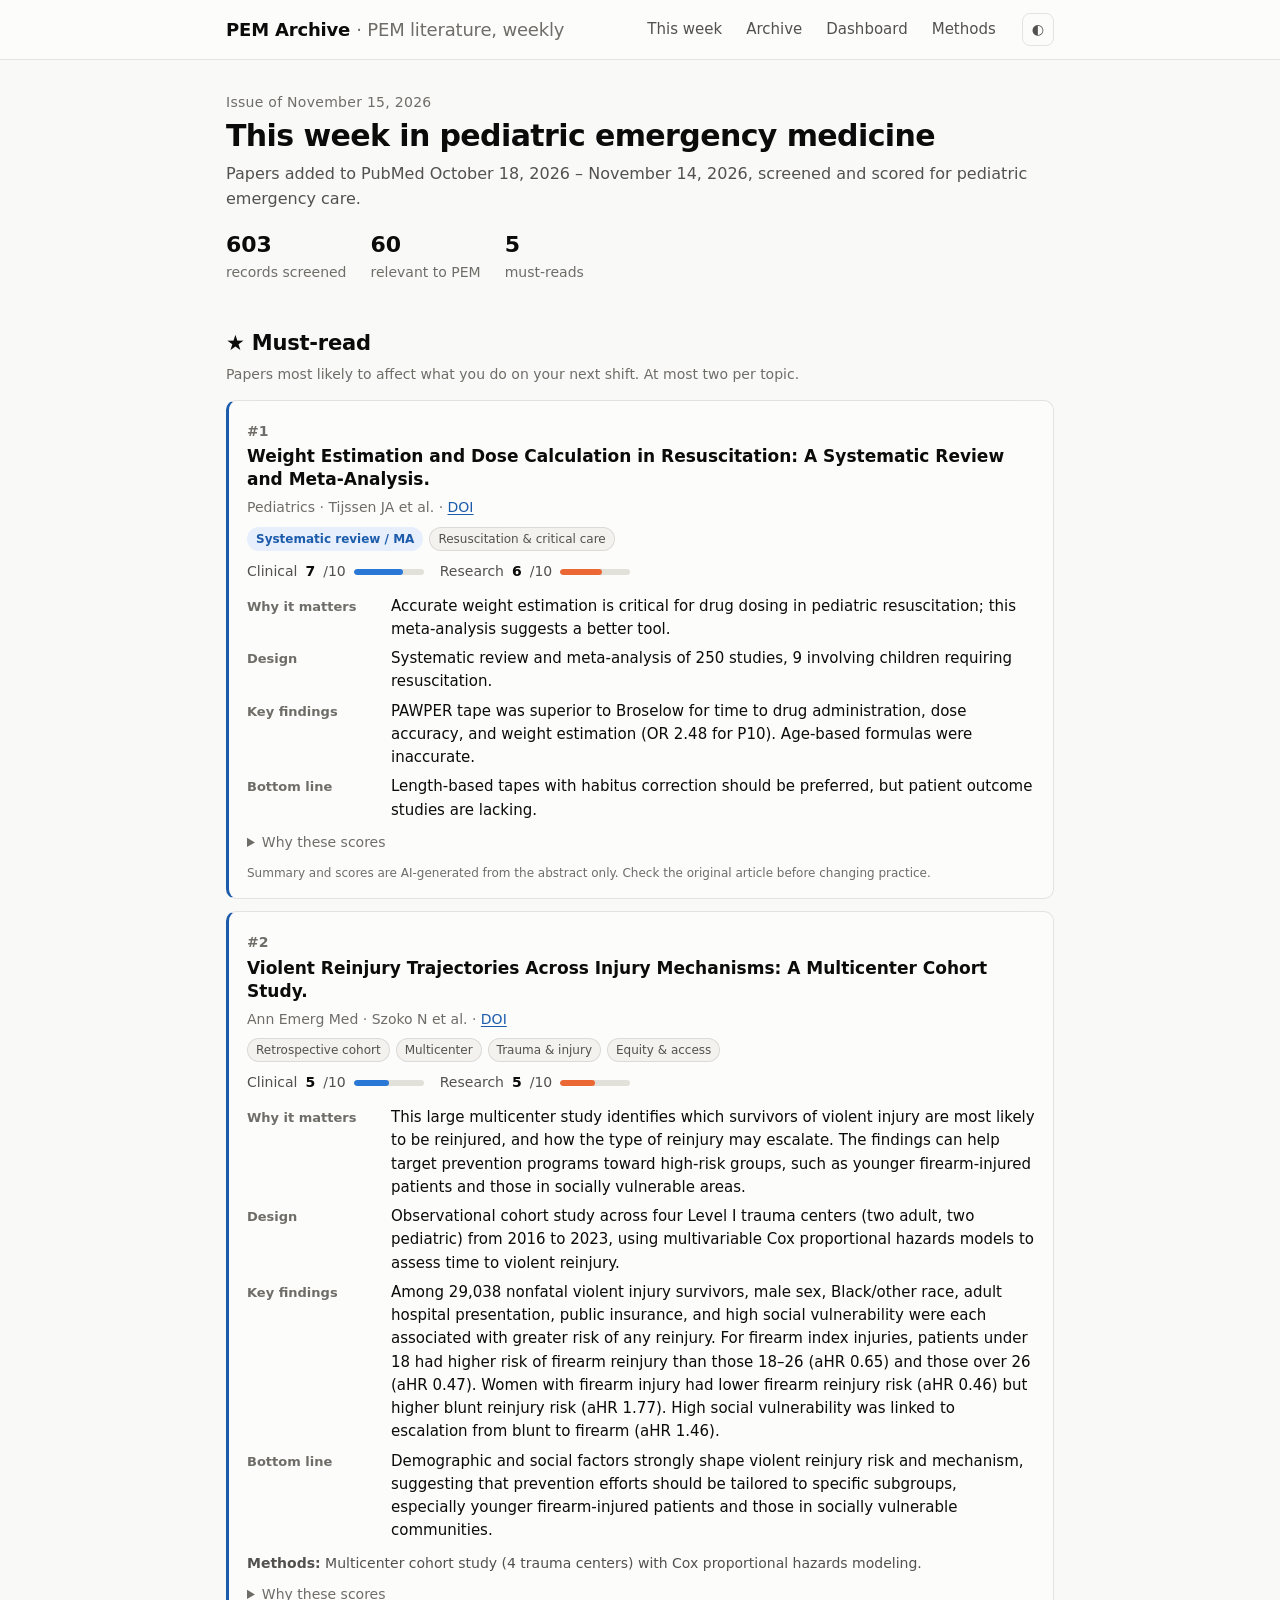
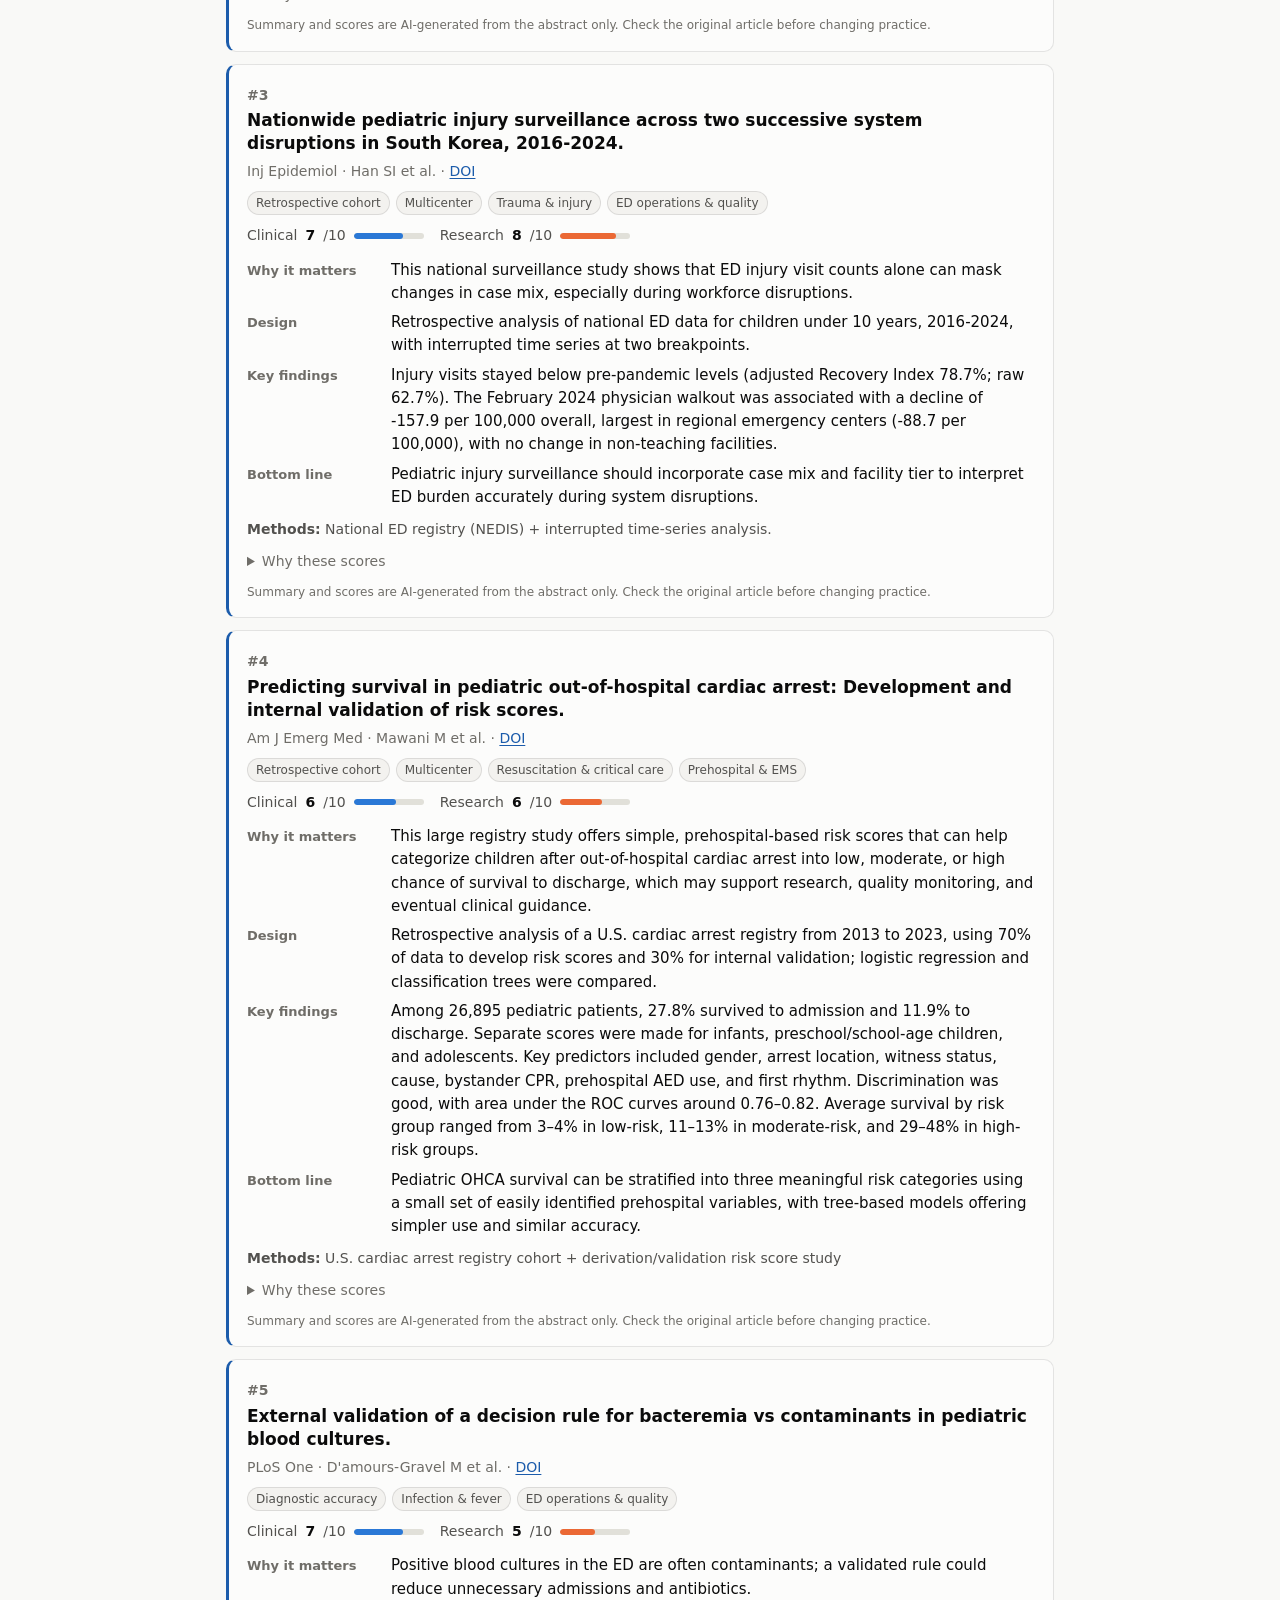
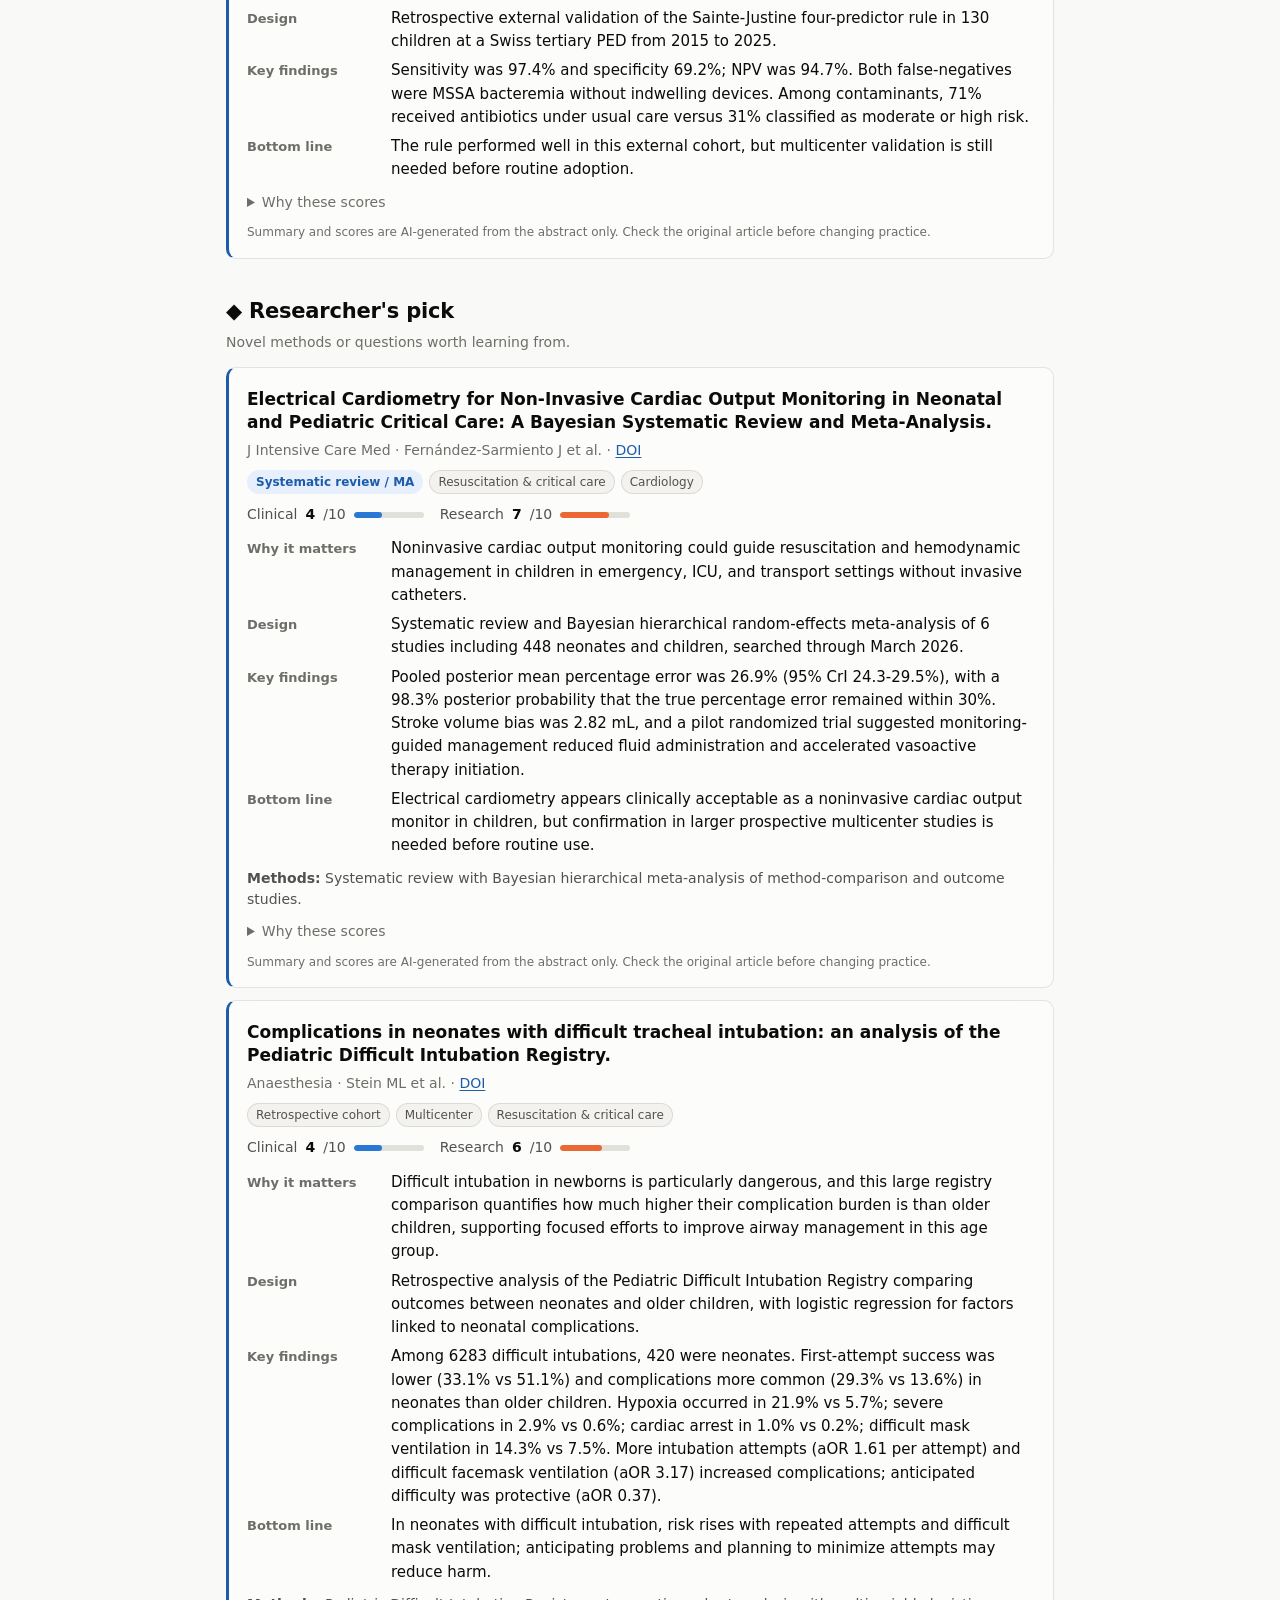
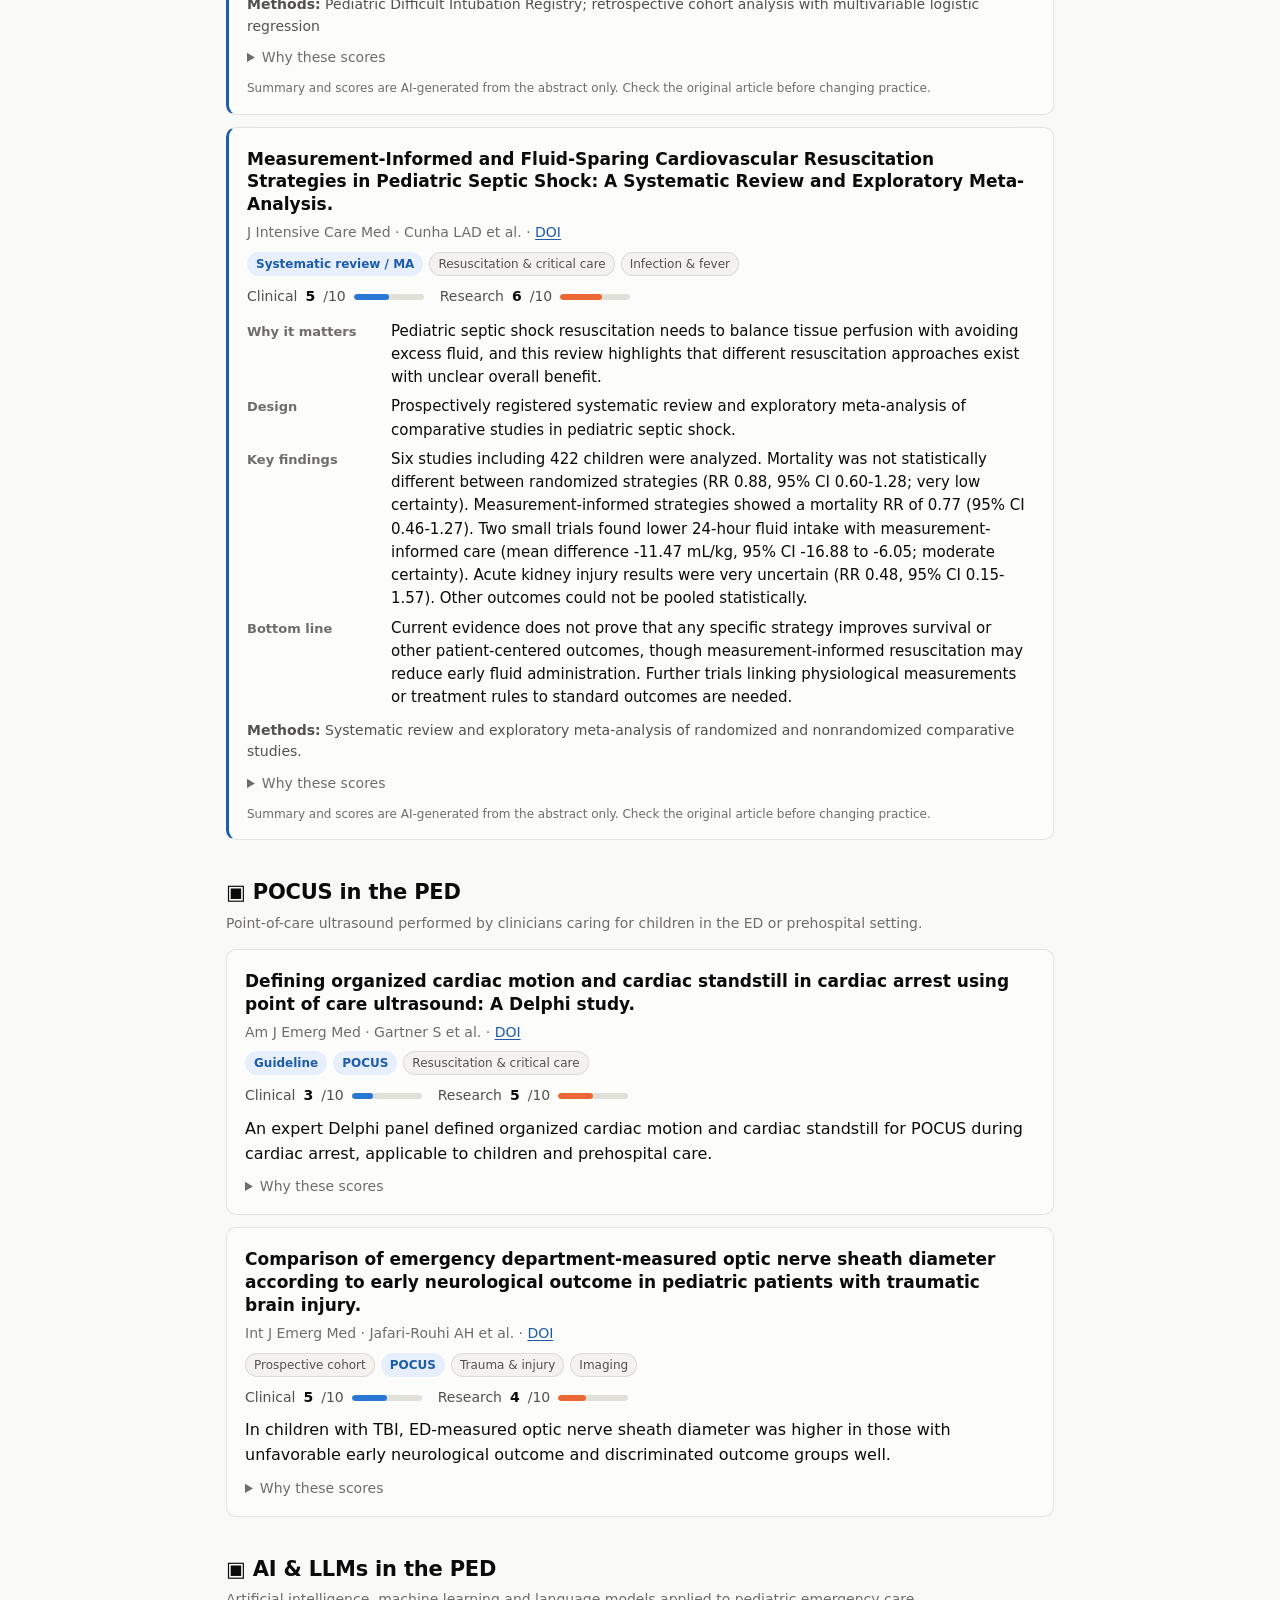
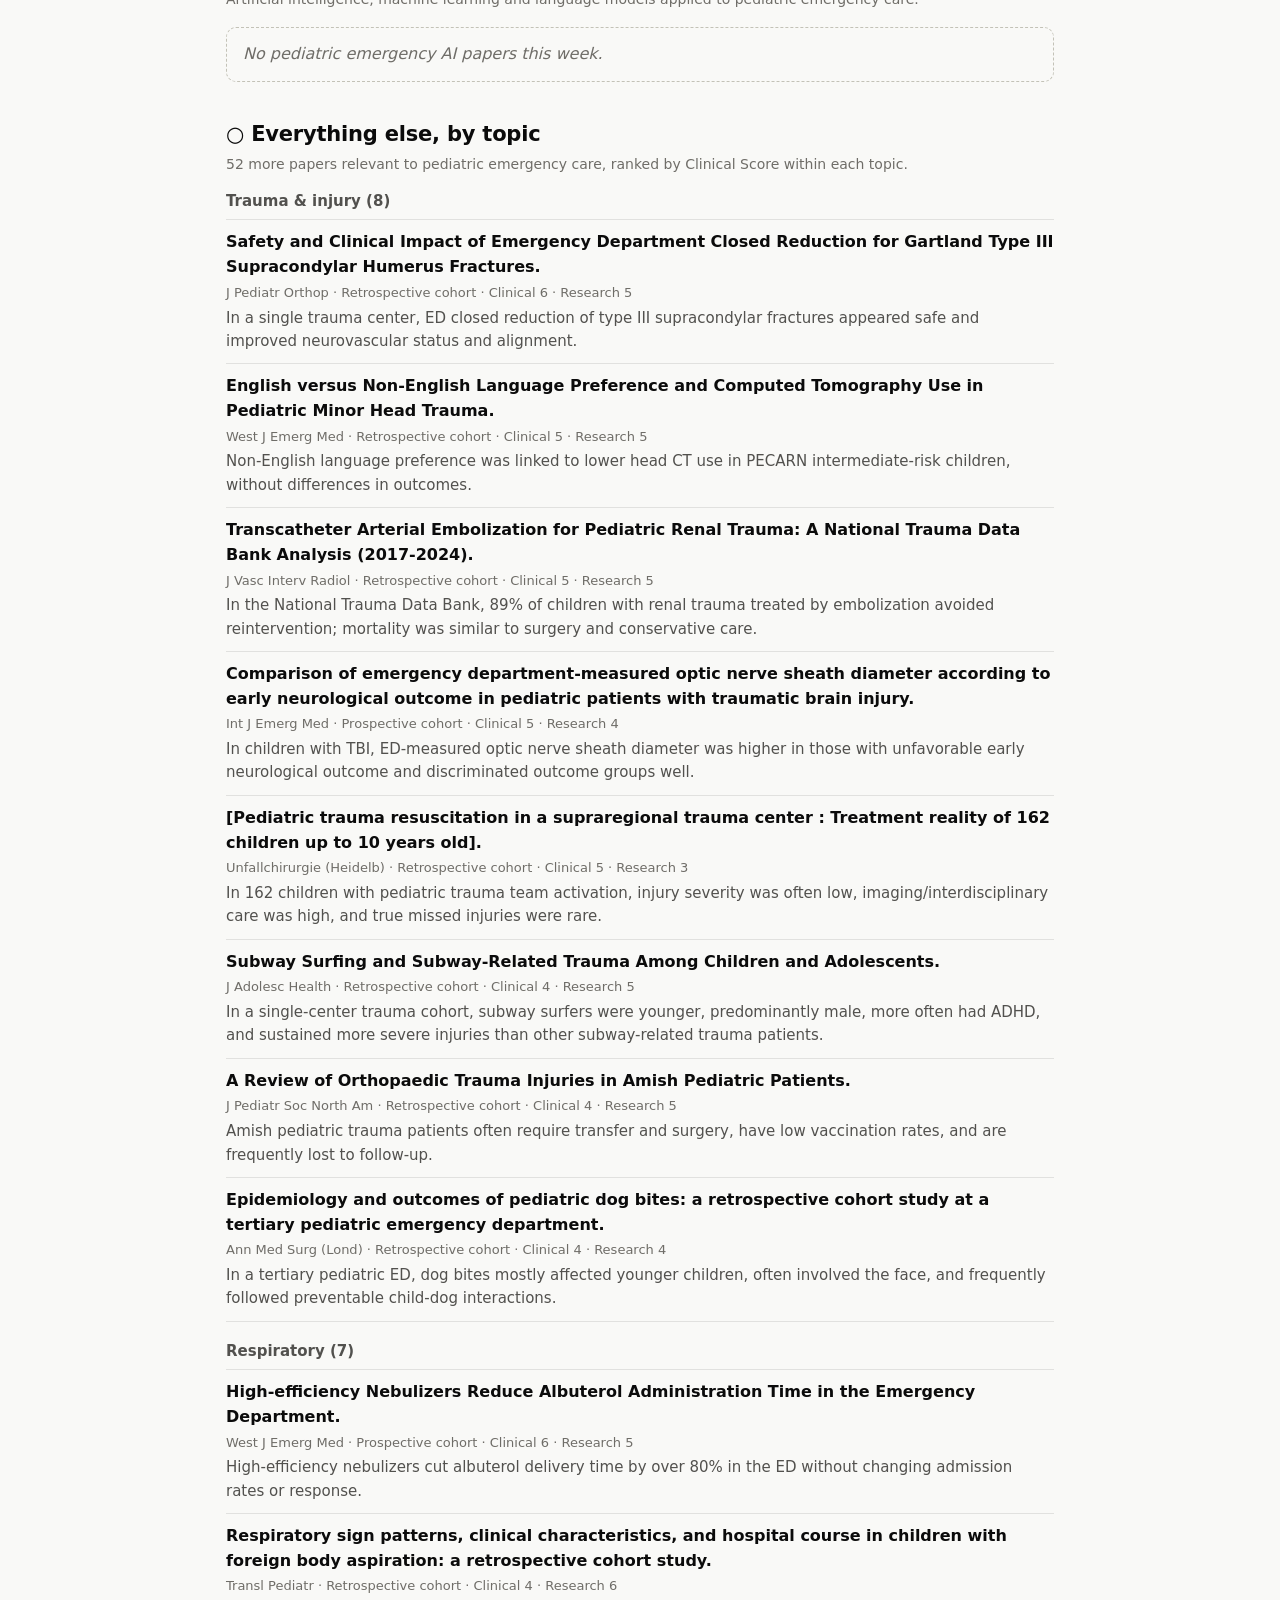
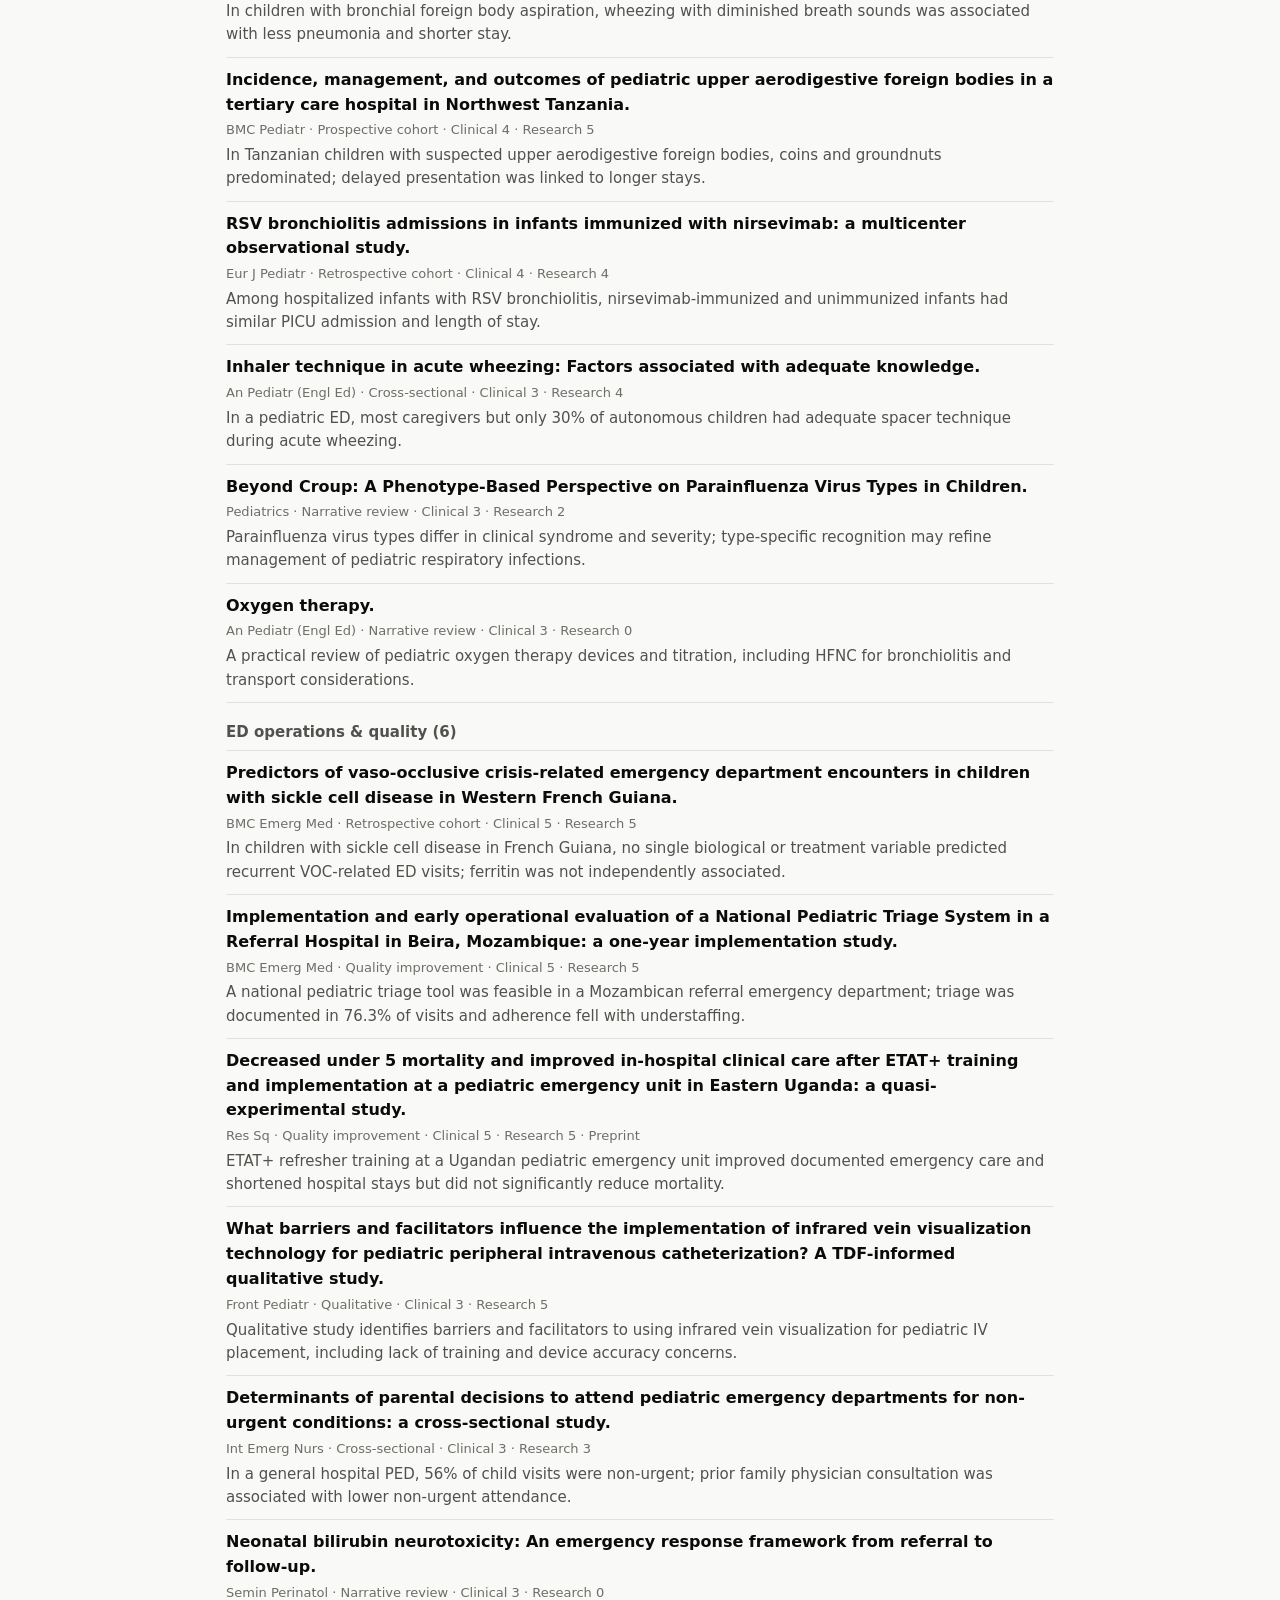
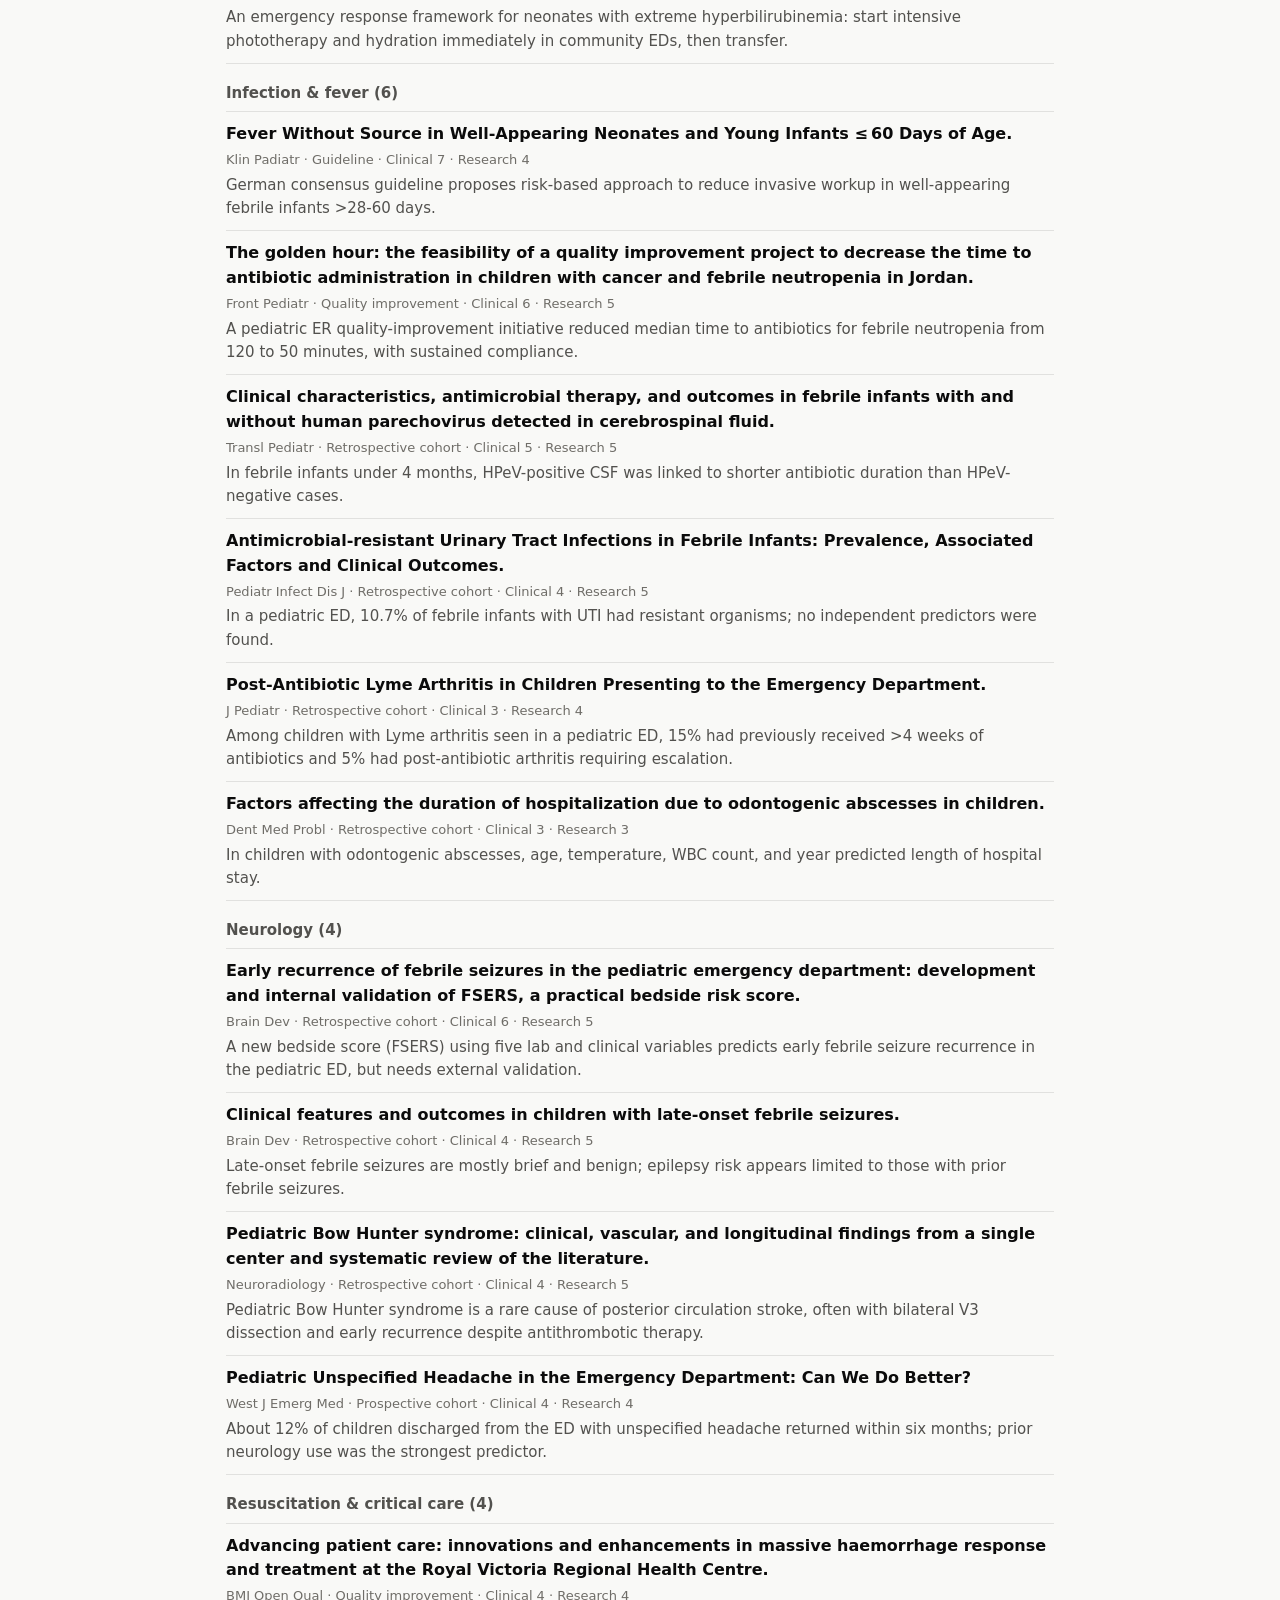
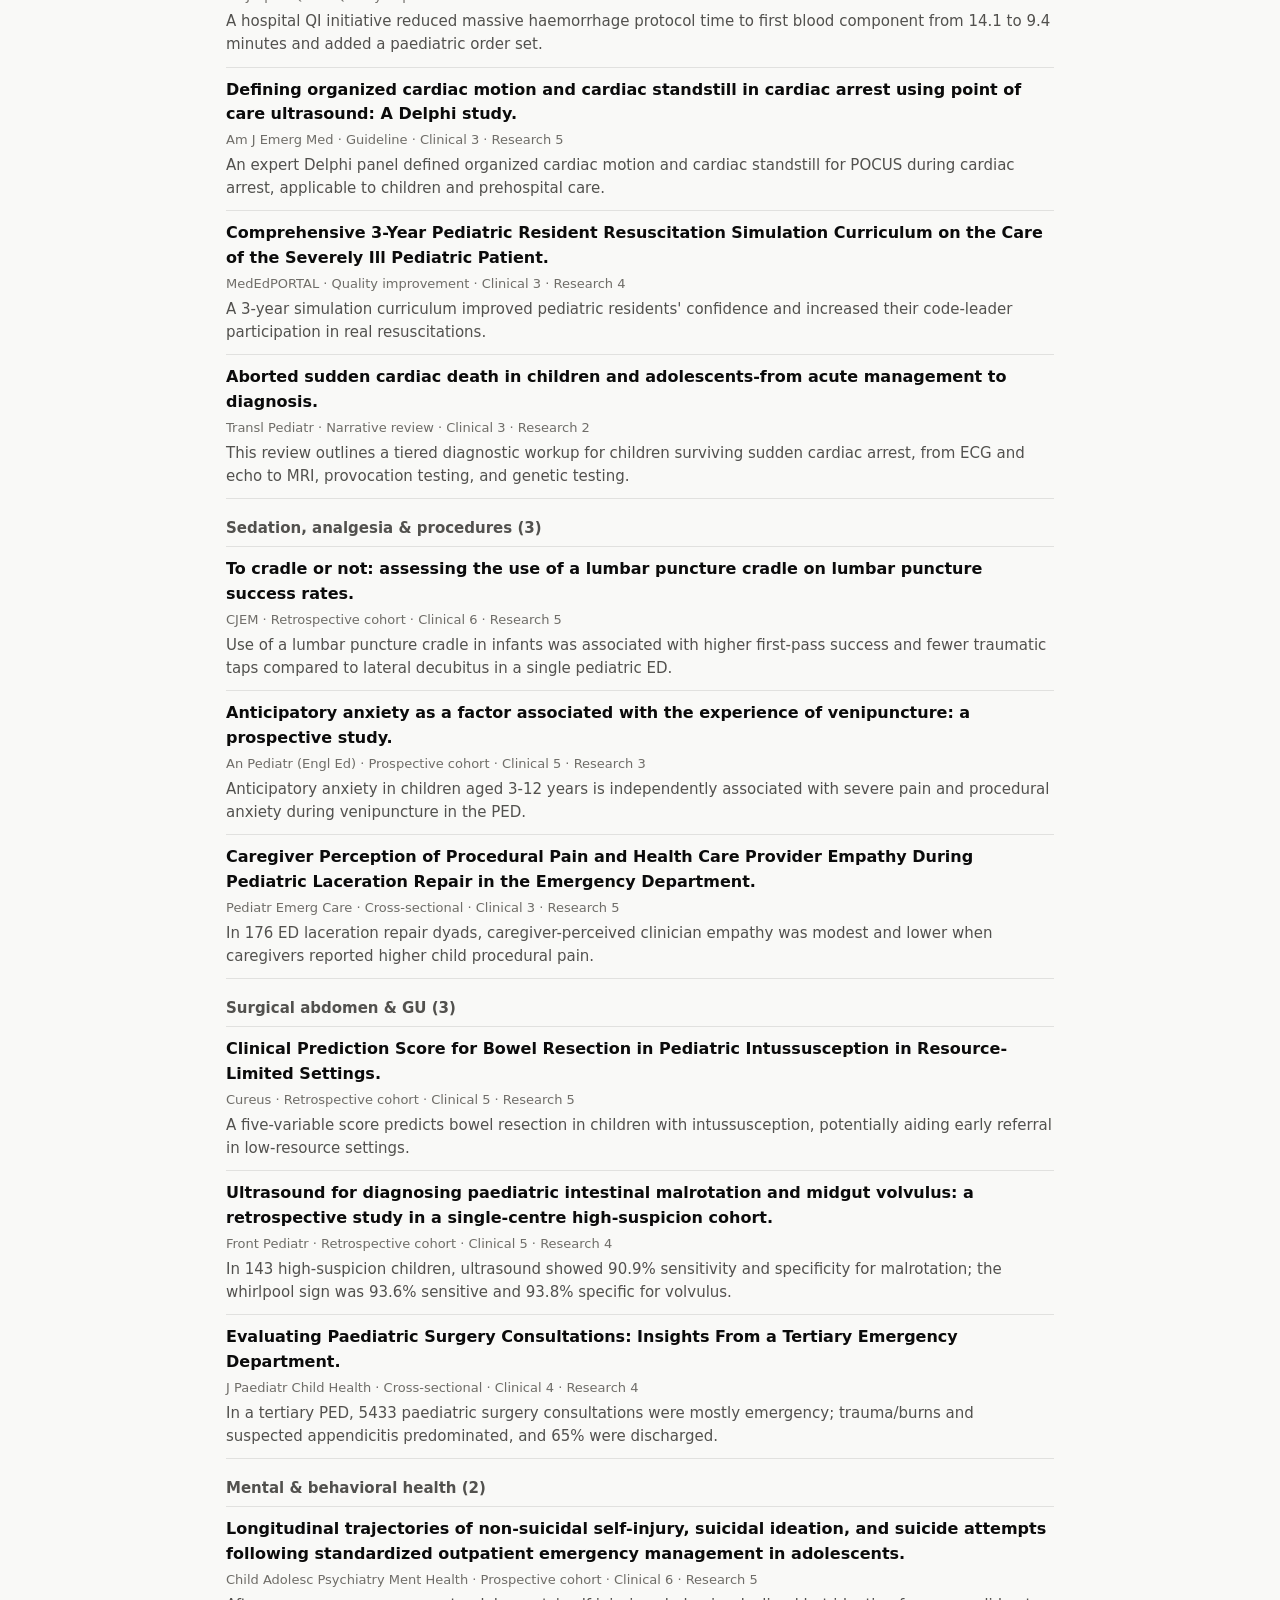
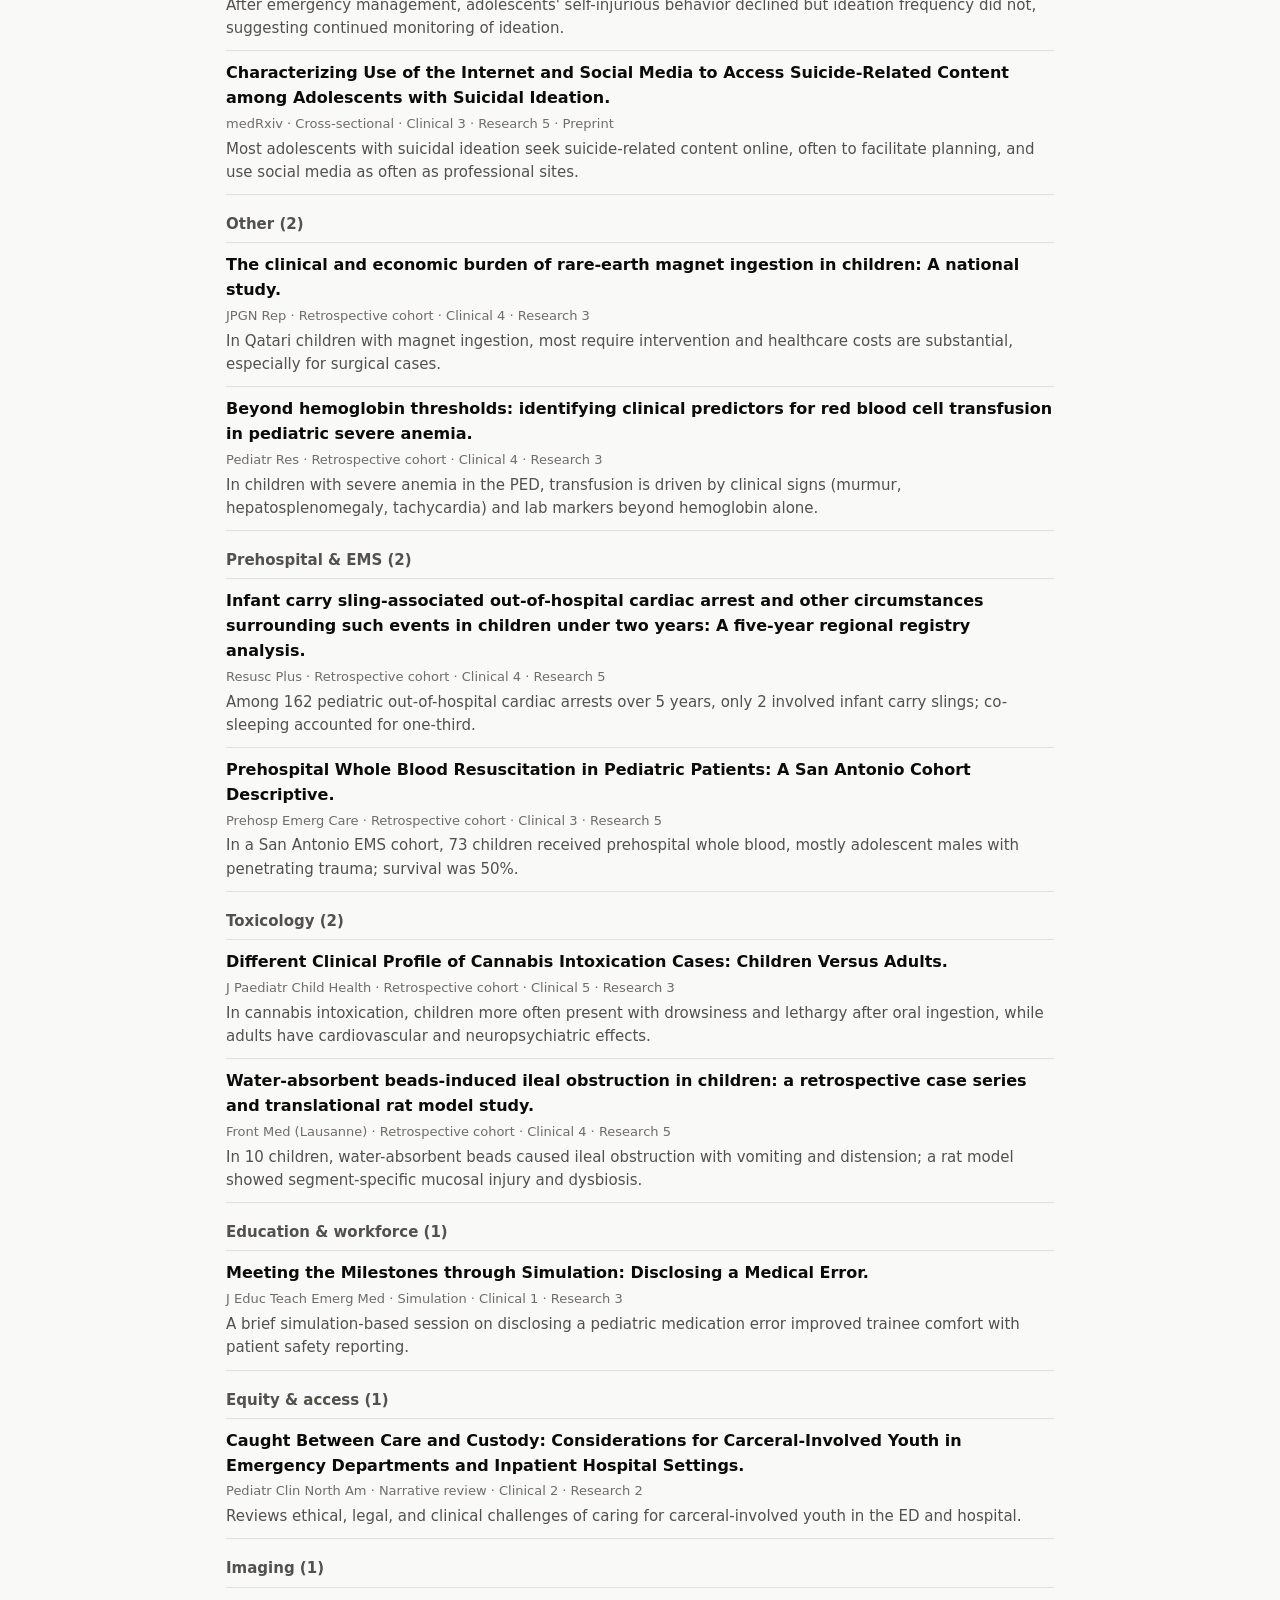
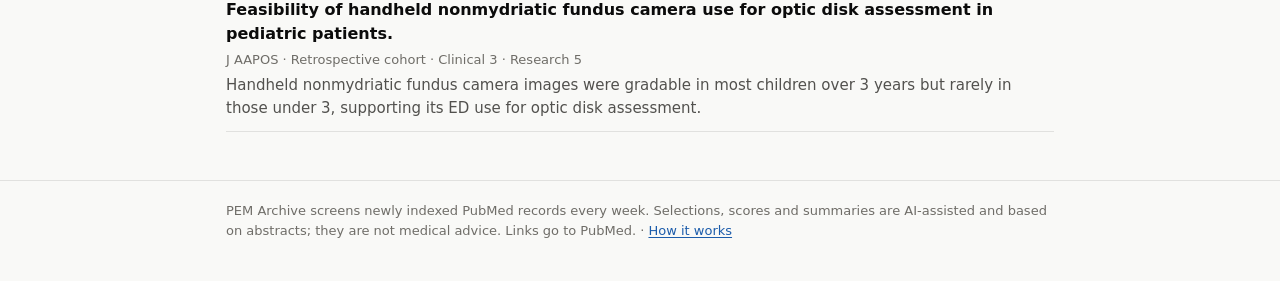
<file: docs/issues/2026-11-15.html>
<!doctype html>
<html lang="en">
<head>
<meta charset="utf-8">
<meta name="viewport" content="width=device-width, initial-scale=1">
<title>PEM Archive · November 15, 2026</title>
<meta name="description" content="Weekly must-reads in pediatric emergency medicine">
<link rel="stylesheet" href="../assets/style.css">
<script src="../assets/app.js" defer></script>
</head>
<body>
<header class="site-header"><div class="wrap">
<a class="brand" href="../index.html">PEM Archive <span>· PEM literature, weekly</span></a>
<nav class="nav" aria-label="Main"><a href="../index.html">This week</a><a href="../archive.html">Archive</a><a href="../dashboard.html">Dashboard</a><a href="../about.html">Methods</a></nav>
<button class="theme-btn" type="button" aria-label="Toggle dark mode">◐</button>
</div></header>
<main class="wrap">
<div class="issue-head">
<p class="eyebrow">Issue of November 15, 2026</p>
<h1>This week in pediatric emergency medicine</h1>
<p class="lede">Papers added to PubMed October 18, 2026 – November 14, 2026, screened and scored for pediatric emergency care.</p>
<ul class="stats"><li><b>603</b>records screened</li><li><b>60</b>relevant to PEM</li>
<li><b>5</b>must-reads</li></ul></div><section><h2>★ Must-read</h2><p class="section-note">Papers most likely to affect what you do on your next shift. At most two per topic.</p><article class="card featured">
<span class="rank">#1</span>
<h3><a href="https://pubmed.ncbi.nlm.nih.gov/43003124/">Weight Estimation and Dose Calculation in Resuscitation: A Systematic Review and Meta-Analysis.</a></h3>
<p class="meta">Pediatrics · Tijssen JA et al. · <a href="https://doi.org/10.1542/peds.2026-078217">DOI</a></p>
<div class="badges"><span class="badge strong">Systematic review / MA</span><span class="badge ">Resuscitation &amp; critical care</span></div>
<div class="scores"><span class="score">Clinical <b>7</b>/10 <span class="meter c" aria-hidden="true"><i style="width:70%"></i></span></span><span class="score">Research <b>6</b>/10 <span class="meter r" aria-hidden="true"><i style="width:60%"></i></span></span></div>
<dl class="summary"><dt>Why it matters</dt><dd>Accurate weight estimation is critical for drug dosing in pediatric resuscitation; this meta-analysis suggests a better tool.</dd><dt>Design</dt><dd>Systematic review and meta-analysis of 250 studies, 9 involving children requiring resuscitation.</dd><dt>Key findings</dt><dd>PAWPER tape was superior to Broselow for time to drug administration, dose accuracy, and weight estimation (OR 2.48 for P10). Age-based formulas were inaccurate.</dd><dt>Bottom line</dt><dd>Length-based tapes with habitus correction should be preferred, but patient outcome studies are lacking.</dd></dl>
<details class="why"><summary>Why these scores</summary><p><b>Clinical:</b> Systematic review shows PAWPER tape improves weight estimation and dose accuracy compared to Broselow, but no patient outcome data.</p><p><b>Research:</b> Standard meta-analysis but addresses a specific gap in resuscitation drug dosing.</p></details>
<p class="ai-note">Summary and scores are AI-generated from the abstract only. Check the original article before changing practice.</p>
</article><article class="card featured">
<span class="rank">#2</span>
<h3><a href="https://pubmed.ncbi.nlm.nih.gov/43007248/">Violent Reinjury Trajectories Across Injury Mechanisms: A Multicenter Cohort Study.</a></h3>
<p class="meta">Ann Emerg Med · Szoko N et al. · <a href="https://doi.org/10.1016/j.annemergmed.2026.09.024">DOI</a></p>
<div class="badges"><span class="badge ">Retrospective cohort</span><span class="badge ">Multicenter</span><span class="badge ">Trauma &amp; injury</span><span class="badge ">Equity &amp; access</span></div>
<div class="scores"><span class="score">Clinical <b>5</b>/10 <span class="meter c" aria-hidden="true"><i style="width:50%"></i></span></span><span class="score">Research <b>5</b>/10 <span class="meter r" aria-hidden="true"><i style="width:50%"></i></span></span></div>
<dl class="summary"><dt>Why it matters</dt><dd>This large multicenter study identifies which survivors of violent injury are most likely to be reinjured, and how the type of reinjury may escalate. The findings can help target prevention programs toward high-risk groups, such as younger firearm-injured patients and those in socially vulnerable areas.</dd><dt>Design</dt><dd>Observational cohort study across four Level I trauma centers (two adult, two pediatric) from 2016 to 2023, using multivariable Cox proportional hazards models to assess time to violent reinjury.</dd><dt>Key findings</dt><dd>Among 29,038 nonfatal violent injury survivors, male sex, Black/other race, adult hospital presentation, public insurance, and high social vulnerability were each associated with greater risk of any reinjury. For firearm index injuries, patients under 18 had higher risk of firearm reinjury than those 18–26 (aHR 0.65) and those over 26 (aHR 0.47). Women with firearm injury had lower firearm reinjury risk (aHR 0.46) but higher blunt reinjury risk (aHR 1.77). High social vulnerability was linked to escalation from blunt to firearm (aHR 1.46).</dd><dt>Bottom line</dt><dd>Demographic and social factors strongly shape violent reinjury risk and mechanism, suggesting that prevention efforts should be tailored to specific subgroups, especially younger firearm-injured patients and those in socially vulnerable communities.</dd></dl>
<p class="methods"><b>Methods:</b> Multicenter cohort study (4 trauma centers) with Cox proportional hazards modeling.</p>
<details class="why"><summary>Why these scores</summary><p><b>Clinical:</b> Identifies risk factors for violent reinjury but does not directly change ED management.</p><p><b>Research:</b> Multicenter cohort with standard Cox models; novel focus on reinjury trajectories across mechanisms.</p></details>
<p class="ai-note">Summary and scores are AI-generated from the abstract only. Check the original article before changing practice.</p>
</article><article class="card featured">
<span class="rank">#3</span>
<h3><a href="https://pubmed.ncbi.nlm.nih.gov/43010026/">Nationwide pediatric injury surveillance across two successive system disruptions in South Korea, 2016-2024.</a></h3>
<p class="meta">Inj Epidemiol · Han SI et al. · <a href="https://doi.org/10.1186/s40621-026-00708-y">DOI</a></p>
<div class="badges"><span class="badge ">Retrospective cohort</span><span class="badge ">Multicenter</span><span class="badge ">Trauma &amp; injury</span><span class="badge ">ED operations &amp; quality</span></div>
<div class="scores"><span class="score">Clinical <b>7</b>/10 <span class="meter c" aria-hidden="true"><i style="width:70%"></i></span></span><span class="score">Research <b>8</b>/10 <span class="meter r" aria-hidden="true"><i style="width:80%"></i></span></span></div>
<dl class="summary"><dt>Why it matters</dt><dd>This national surveillance study shows that ED injury visit counts alone can mask changes in case mix, especially during workforce disruptions.</dd><dt>Design</dt><dd>Retrospective analysis of national ED data for children under 10 years, 2016-2024, with interrupted time series at two breakpoints.</dd><dt>Key findings</dt><dd>Injury visits stayed below pre-pandemic levels (adjusted Recovery Index 78.7%; raw 62.7%). The February 2024 physician walkout was associated with a decline of -157.9 per 100,000 overall, largest in regional emergency centers (-88.7 per 100,000), with no change in non-teaching facilities.</dd><dt>Bottom line</dt><dd>Pediatric injury surveillance should incorporate case mix and facility tier to interpret ED burden accurately during system disruptions.</dd></dl>
<p class="methods"><b>Methods:</b> National ED registry (NEDIS) + interrupted time-series analysis.</p>
<details class="why"><summary>Why these scores</summary><p><b>Clinical:</b> Supports interpretation of ED injury trends and resource planning, though it does not directly alter individual patient management.</p><p><b>Research:</b> National registry data with interrupted time-series across two system disruptions and facility-tier stratification is an uncommon, robust approach.</p></details>
<p class="ai-note">Summary and scores are AI-generated from the abstract only. Check the original article before changing practice.</p>
</article><article class="card featured">
<span class="rank">#4</span>
<h3><a href="https://pubmed.ncbi.nlm.nih.gov/43002825/">Predicting survival in pediatric out-of-hospital cardiac arrest: Development and internal validation of risk scores.</a></h3>
<p class="meta">Am J Emerg Med · Mawani M et al. · <a href="https://doi.org/10.1016/j.ajem.2026.10.040">DOI</a></p>
<div class="badges"><span class="badge ">Retrospective cohort</span><span class="badge ">Multicenter</span><span class="badge ">Resuscitation &amp; critical care</span><span class="badge ">Prehospital &amp; EMS</span></div>
<div class="scores"><span class="score">Clinical <b>6</b>/10 <span class="meter c" aria-hidden="true"><i style="width:60%"></i></span></span><span class="score">Research <b>6</b>/10 <span class="meter r" aria-hidden="true"><i style="width:60%"></i></span></span></div>
<dl class="summary"><dt>Why it matters</dt><dd>This large registry study offers simple, prehospital-based risk scores that can help categorize children after out-of-hospital cardiac arrest into low, moderate, or high chance of survival to discharge, which may support research, quality monitoring, and eventual clinical guidance.</dd><dt>Design</dt><dd>Retrospective analysis of a U.S. cardiac arrest registry from 2013 to 2023, using 70% of data to develop risk scores and 30% for internal validation; logistic regression and classification trees were compared.</dd><dt>Key findings</dt><dd>Among 26,895 pediatric patients, 27.8% survived to admission and 11.9% to discharge. Separate scores were made for infants, preschool/school-age children, and adolescents. Key predictors included gender, arrest location, witness status, cause, bystander CPR, prehospital AED use, and first rhythm. Discrimination was good, with area under the ROC curves around 0.76–0.82. Average survival by risk group ranged from 3–4% in low-risk, 11–13% in moderate-risk, and 29–48% in high-risk groups.</dd><dt>Bottom line</dt><dd>Pediatric OHCA survival can be stratified into three meaningful risk categories using a small set of easily identified prehospital variables, with tree-based models offering simpler use and similar accuracy.</dd></dl>
<p class="methods"><b>Methods:</b> U.S. cardiac arrest registry cohort + derivation/validation risk score study</p>
<details class="why"><summary>Why these scores</summary><p><b>Clinical:</b> Risk scores using prehospital variables may support prognostication and quality monitoring, but require external validation.</p><p><b>Research:</b> Large registry-based development of risk scores with internal validation only; CART and LR comparison is standard.</p></details>
<p class="ai-note">Summary and scores are AI-generated from the abstract only. Check the original article before changing practice.</p>
</article><article class="card featured">
<span class="rank">#5</span>
<h3><a href="https://pubmed.ncbi.nlm.nih.gov/43024602/">External validation of a decision rule for bacteremia vs contaminants in pediatric blood cultures.</a></h3>
<p class="meta">PLoS One · D&#x27;amours-Gravel M et al. · <a href="https://doi.org/10.1371/journal.pone.0355010">DOI</a></p>
<div class="badges"><span class="badge ">Diagnostic accuracy</span><span class="badge ">Infection &amp; fever</span><span class="badge ">ED operations &amp; quality</span></div>
<div class="scores"><span class="score">Clinical <b>7</b>/10 <span class="meter c" aria-hidden="true"><i style="width:70%"></i></span></span><span class="score">Research <b>5</b>/10 <span class="meter r" aria-hidden="true"><i style="width:50%"></i></span></span></div>
<dl class="summary"><dt>Why it matters</dt><dd>Positive blood cultures in the ED are often contaminants; a validated rule could reduce unnecessary admissions and antibiotics.</dd><dt>Design</dt><dd>Retrospective external validation of the Sainte-Justine four-predictor rule in 130 children at a Swiss tertiary PED from 2015 to 2025.</dd><dt>Key findings</dt><dd>Sensitivity was 97.4% and specificity 69.2%; NPV was 94.7%. Both false-negatives were MSSA bacteremia without indwelling devices. Among contaminants, 71% received antibiotics under usual care versus 31% classified as moderate or high risk.</dd><dt>Bottom line</dt><dd>The rule performed well in this external cohort, but multicenter validation is still needed before routine adoption.</dd></dl>
<details class="why"><summary>Why these scores</summary><p><b>Clinical:</b> First external validation of a practical ED decision rule that could reduce unnecessary admissions and antibiotics for contaminated blood cultures.</p><p><b>Research:</b> Standard external validation of a derived rule in an independent single-center cohort; multicenter validation is the clear next step.</p></details>
<p class="ai-note">Summary and scores are AI-generated from the abstract only. Check the original article before changing practice.</p>
</article></section><section><h2>◆ Researcher's pick</h2><p class="section-note">Novel methods or questions worth learning from.</p><article class="card featured">

<h3><a href="https://pubmed.ncbi.nlm.nih.gov/43017923/">Electrical Cardiometry for Non-Invasive Cardiac Output Monitoring in Neonatal and Pediatric Critical Care: A Bayesian Systematic Review and Meta-Analysis.</a></h3>
<p class="meta">J Intensive Care Med · Fernández-Sarmiento J et al. · <a href="https://doi.org/10.1177/08850666261503571">DOI</a></p>
<div class="badges"><span class="badge strong">Systematic review / MA</span><span class="badge ">Resuscitation &amp; critical care</span><span class="badge ">Cardiology</span></div>
<div class="scores"><span class="score">Clinical <b>4</b>/10 <span class="meter c" aria-hidden="true"><i style="width:40%"></i></span></span><span class="score">Research <b>7</b>/10 <span class="meter r" aria-hidden="true"><i style="width:70%"></i></span></span></div>
<dl class="summary"><dt>Why it matters</dt><dd>Noninvasive cardiac output monitoring could guide resuscitation and hemodynamic management in children in emergency, ICU, and transport settings without invasive catheters.</dd><dt>Design</dt><dd>Systematic review and Bayesian hierarchical random-effects meta-analysis of 6 studies including 448 neonates and children, searched through March 2026.</dd><dt>Key findings</dt><dd>Pooled posterior mean percentage error was 26.9% (95% CrI 24.3-29.5%), with a 98.3% posterior probability that the true percentage error remained within 30%. Stroke volume bias was 2.82 mL, and a pilot randomized trial suggested monitoring-guided management reduced fluid administration and accelerated vasoactive therapy initiation.</dd><dt>Bottom line</dt><dd>Electrical cardiometry appears clinically acceptable as a noninvasive cardiac output monitor in children, but confirmation in larger prospective multicenter studies is needed before routine use.</dd></dl>
<p class="methods"><b>Methods:</b> Systematic review with Bayesian hierarchical meta-analysis of method-comparison and outcome studies.</p>
<details class="why"><summary>Why these scores</summary><p><b>Clinical:</b> Supports a monitoring technology but does not yet provide a definitive emergency care protocol; larger multicenter validation is still needed.</p><p><b>Research:</b> Bayesian hierarchical meta-analysis is uncommon in pediatric emergency/critical care monitoring research, though the evidence base is small and heterogeneous.</p></details>
<p class="ai-note">Summary and scores are AI-generated from the abstract only. Check the original article before changing practice.</p>
</article><article class="card featured">

<h3><a href="https://pubmed.ncbi.nlm.nih.gov/43004583/">Complications in neonates with difficult tracheal intubation: an analysis of the Pediatric Difficult Intubation Registry.</a></h3>
<p class="meta">Anaesthesia · Stein ML et al. · <a href="https://doi.org/10.1111/anae.70448">DOI</a></p>
<div class="badges"><span class="badge ">Retrospective cohort</span><span class="badge ">Multicenter</span><span class="badge ">Resuscitation &amp; critical care</span></div>
<div class="scores"><span class="score">Clinical <b>4</b>/10 <span class="meter c" aria-hidden="true"><i style="width:40%"></i></span></span><span class="score">Research <b>6</b>/10 <span class="meter r" aria-hidden="true"><i style="width:60%"></i></span></span></div>
<dl class="summary"><dt>Why it matters</dt><dd>Difficult intubation in newborns is particularly dangerous, and this large registry comparison quantifies how much higher their complication burden is than older children, supporting focused efforts to improve airway management in this age group.</dd><dt>Design</dt><dd>Retrospective analysis of the Pediatric Difficult Intubation Registry comparing outcomes between neonates and older children, with logistic regression for factors linked to neonatal complications.</dd><dt>Key findings</dt><dd>Among 6283 difficult intubations, 420 were neonates. First-attempt success was lower (33.1% vs 51.1%) and complications more common (29.3% vs 13.6%) in neonates than older children. Hypoxia occurred in 21.9% vs 5.7%; severe complications in 2.9% vs 0.6%; cardiac arrest in 1.0% vs 0.2%; difficult mask ventilation in 14.3% vs 7.5%. More intubation attempts (aOR 1.61 per attempt) and difficult facemask ventilation (aOR 3.17) increased complications; anticipated difficulty was protective (aOR 0.37).</dd><dt>Bottom line</dt><dd>In neonates with difficult intubation, risk rises with repeated attempts and difficult mask ventilation; anticipating problems and planning to minimize attempts may reduce harm.</dd></dl>
<p class="methods"><b>Methods:</b> Pediatric Difficult Intubation Registry; retrospective cohort analysis with multivariable logistic regression</p>
<details class="why"><summary>Why these scores</summary><p><b>Clinical:</b> Supports safer neonatal intubation strategies by quantifying risk factors like multiple attempts and difficult mask ventilation, but does not directly change a specific ED decision.</p><p><b>Research:</b> Large multicenter registry analysis with adjusted outcomes, filling a specific gap on neonatal difficult intubation, though methods are standard for registry studies.</p></details>
<p class="ai-note">Summary and scores are AI-generated from the abstract only. Check the original article before changing practice.</p>
</article><article class="card featured">

<h3><a href="https://pubmed.ncbi.nlm.nih.gov/43012539/">Measurement-Informed and Fluid-Sparing Cardiovascular Resuscitation Strategies in Pediatric Septic Shock: A Systematic Review and Exploratory Meta-Analysis.</a></h3>
<p class="meta">J Intensive Care Med · Cunha LAD et al. · <a href="https://doi.org/10.1177/08850666261496188">DOI</a></p>
<div class="badges"><span class="badge strong">Systematic review / MA</span><span class="badge ">Resuscitation &amp; critical care</span><span class="badge ">Infection &amp; fever</span></div>
<div class="scores"><span class="score">Clinical <b>5</b>/10 <span class="meter c" aria-hidden="true"><i style="width:50%"></i></span></span><span class="score">Research <b>6</b>/10 <span class="meter r" aria-hidden="true"><i style="width:60%"></i></span></span></div>
<dl class="summary"><dt>Why it matters</dt><dd>Pediatric septic shock resuscitation needs to balance tissue perfusion with avoiding excess fluid, and this review highlights that different resuscitation approaches exist with unclear overall benefit.</dd><dt>Design</dt><dd>Prospectively registered systematic review and exploratory meta-analysis of comparative studies in pediatric septic shock.</dd><dt>Key findings</dt><dd>Six studies including 422 children were analyzed. Mortality was not statistically different between randomized strategies (RR 0.88, 95% CI 0.60-1.28; very low certainty). Measurement-informed strategies showed a mortality RR of 0.77 (95% CI 0.46-1.27). Two small trials found lower 24-hour fluid intake with measurement-informed care (mean difference -11.47 mL/kg, 95% CI -16.88 to -6.05; moderate certainty). Acute kidney injury results were very uncertain (RR 0.48, 95% CI 0.15-1.57). Other outcomes could not be pooled statistically.</dd><dt>Bottom line</dt><dd>Current evidence does not prove that any specific strategy improves survival or other patient-centered outcomes, though measurement-informed resuscitation may reduce early fluid administration. Further trials linking physiological measurements or treatment rules to standard outcomes are needed.</dd></dl>
<p class="methods"><b>Methods:</b> Systematic review and exploratory meta-analysis of randomized and nonrandomized comparative studies.</p>
<details class="why"><summary>Why these scores</summary><p><b>Clinical:</b> This exploratory systematic review does not establish a mortality benefit or equivalence among resuscitation strategies, so it mainly informs future research rather than changing current PED practice.</p><p><b>Research:</b> A registered systematic review with risk-of-bias and GRADE assessment, but the exploratory meta-analysis is limited by small studies and heterogeneous interventions.</p></details>
<p class="ai-note">Summary and scores are AI-generated from the abstract only. Check the original article before changing practice.</p>
</article></section><section><h2>▣ POCUS in the PED</h2><p class="section-note">Point-of-care ultrasound performed by clinicians caring for children in the ED or prehospital setting.</p><article class="card">

<h3><a href="https://pubmed.ncbi.nlm.nih.gov/43019615/">Defining organized cardiac motion and cardiac standstill in cardiac arrest using point of care ultrasound: A Delphi study.</a></h3>
<p class="meta">Am J Emerg Med · Gartner S et al. · <a href="https://doi.org/10.1016/j.ajem.2026.11.002">DOI</a></p>
<div class="badges"><span class="badge strong">Guideline</span><span class="badge strong">POCUS</span><span class="badge ">Resuscitation &amp; critical care</span></div>
<div class="scores"><span class="score">Clinical <b>3</b>/10 <span class="meter c" aria-hidden="true"><i style="width:30%"></i></span></span><span class="score">Research <b>5</b>/10 <span class="meter r" aria-hidden="true"><i style="width:50%"></i></span></span></div>
<p class="one-line">An expert Delphi panel defined organized cardiac motion and cardiac standstill for POCUS during cardiac arrest, applicable to children and prehospital care.</p>
<details class="why"><summary>Why these scores</summary><p><b>Clinical:</b> Expert consensus definitions standardize POCUS interpretation during cardiac arrest but do not by themselves change clinical management.</p><p><b>Research:</b> Delphi methodology is standard, but the question fills a gap by defining POCUS findings in cardiac arrest and should enable further standardization research.</p></details>
</article><article class="card">

<h3><a href="https://pubmed.ncbi.nlm.nih.gov/43004167/">Comparison of emergency department-measured optic nerve sheath diameter according to early neurological outcome in pediatric patients with traumatic brain injury.</a></h3>
<p class="meta">Int J Emerg Med · Jafari-Rouhi AH et al. · <a href="https://doi.org/10.1186/s12245-026-01426-4">DOI</a></p>
<div class="badges"><span class="badge ">Prospective cohort</span><span class="badge strong">POCUS</span><span class="badge ">Trauma &amp; injury</span><span class="badge ">Imaging</span></div>
<div class="scores"><span class="score">Clinical <b>5</b>/10 <span class="meter c" aria-hidden="true"><i style="width:50%"></i></span></span><span class="score">Research <b>4</b>/10 <span class="meter r" aria-hidden="true"><i style="width:40%"></i></span></span></div>
<p class="one-line">In children with TBI, ED-measured optic nerve sheath diameter was higher in those with unfavorable early neurological outcome and discriminated outcome groups well.</p>
<details class="why"><summary>Why these scores</summary><p><b>Clinical:</b> Single-center ROC study supports ONSD as a potential ED risk-stratification tool but requires external validation before changing practice.</p><p><b>Research:</b> Standard prospective ultrasound study with ROC analysis; the ONSD/ETD and ONSD/IOD ratios add modest methodological interest but no external validation.</p></details>
</article></section><section><h2>▣ AI & LLMs in the PED</h2><p class="section-note">Artificial intelligence, machine learning and language models applied to pediatric emergency care.</p><p class="empty">No pediatric emergency AI papers this week.</p></section><section><h2>○ Everything else, by topic</h2><p class="section-note">52 more papers relevant to pediatric emergency care, ranked by Clinical Score within each topic.</p><div class="topic-group"><h3>Trauma &amp; injury (8)</h3><ul class="compact"><li><a class="t" href="https://pubmed.ncbi.nlm.nih.gov/43024746/">Safety and Clinical Impact of Emergency Department Closed Reduction for Gartland Type III Supracondylar Humerus Fractures.</a><br><span class="m">J Pediatr Orthop · Retrospective cohort · Clinical 6 · Research 5</span><p>In a single trauma center, ED closed reduction of type III supracondylar fractures appeared safe and improved neurovascular status and alignment.</p></li><li><a class="t" href="https://pubmed.ncbi.nlm.nih.gov/43023746/">English versus Non-English Language Preference and Computed Tomography Use in Pediatric Minor Head Trauma.</a><br><span class="m">West J Emerg Med · Retrospective cohort · Clinical 5 · Research 5</span><p>Non-English language preference was linked to lower head CT use in PECARN intermediate-risk children, without differences in outcomes.</p></li><li><a class="t" href="https://pubmed.ncbi.nlm.nih.gov/43014615/">Transcatheter Arterial Embolization for Pediatric Renal Trauma: A National Trauma Data Bank Analysis (2017-2024).</a><br><span class="m">J Vasc Interv Radiol · Retrospective cohort · Clinical 5 · Research 5</span><p>In the National Trauma Data Bank, 89% of children with renal trauma treated by embolization avoided reintervention; mortality was similar to surgery and conservative care.</p></li><li><a class="t" href="https://pubmed.ncbi.nlm.nih.gov/43004167/">Comparison of emergency department-measured optic nerve sheath diameter according to early neurological outcome in pediatric patients with traumatic brain injury.</a><br><span class="m">Int J Emerg Med · Prospective cohort · Clinical 5 · Research 4</span><p>In children with TBI, ED-measured optic nerve sheath diameter was higher in those with unfavorable early neurological outcome and discriminated outcome groups well.</p></li><li><a class="t" href="https://pubmed.ncbi.nlm.nih.gov/43012965/">[Pediatric trauma resuscitation in a supraregional trauma center : Treatment reality of 162 children up to 10 years old].</a><br><span class="m">Unfallchirurgie (Heidelb) · Retrospective cohort · Clinical 5 · Research 3</span><p>In 162 children with pediatric trauma team activation, injury severity was often low, imaging/interdisciplinary care was high, and true missed injuries were rare.</p></li><li><a class="t" href="https://pubmed.ncbi.nlm.nih.gov/42998068/">Subway Surfing and Subway-Related Trauma Among Children and Adolescents.</a><br><span class="m">J Adolesc Health · Retrospective cohort · Clinical 4 · Research 5</span><p>In a single-center trauma cohort, subway surfers were younger, predominantly male, more often had ADHD, and sustained more severe injuries than other subway-related trauma patients.</p></li><li><a class="t" href="https://pubmed.ncbi.nlm.nih.gov/42997005/">A Review of Orthopaedic Trauma Injuries in Amish Pediatric Patients.</a><br><span class="m">J Pediatr Soc North Am · Retrospective cohort · Clinical 4 · Research 5</span><p>Amish pediatric trauma patients often require transfer and surgery, have low vaccination rates, and are frequently lost to follow-up.</p></li><li><a class="t" href="https://pubmed.ncbi.nlm.nih.gov/43017657/">Epidemiology and outcomes of pediatric dog bites: a retrospective cohort study at a tertiary pediatric emergency department.</a><br><span class="m">Ann Med Surg (Lond) · Retrospective cohort · Clinical 4 · Research 4</span><p>In a tertiary pediatric ED, dog bites mostly affected younger children, often involved the face, and frequently followed preventable child-dog interactions.</p></li></ul></div><div class="topic-group"><h3>Respiratory (7)</h3><ul class="compact"><li><a class="t" href="https://pubmed.ncbi.nlm.nih.gov/43023745/">High-efficiency Nebulizers Reduce Albuterol Administration Time in the Emergency Department.</a><br><span class="m">West J Emerg Med · Prospective cohort · Clinical 6 · Research 5</span><p>High-efficiency nebulizers cut albuterol delivery time by over 80% in the ED without changing admission rates or response.</p></li><li><a class="t" href="https://pubmed.ncbi.nlm.nih.gov/42996730/">Respiratory sign patterns, clinical characteristics, and hospital course in children with foreign body aspiration: a retrospective cohort study.</a><br><span class="m">Transl Pediatr · Retrospective cohort · Clinical 4 · Research 6</span><p>In children with bronchial foreign body aspiration, wheezing with diminished breath sounds was associated with less pneumonia and shorter stay.</p></li><li><a class="t" href="https://pubmed.ncbi.nlm.nih.gov/43021173/">Incidence, management, and outcomes of pediatric upper aerodigestive foreign bodies in a tertiary care hospital in Northwest Tanzania.</a><br><span class="m">BMC Pediatr · Prospective cohort · Clinical 4 · Research 5</span><p>In Tanzanian children with suspected upper aerodigestive foreign bodies, coins and groundnuts predominated; delayed presentation was linked to longer stays.</p></li><li><a class="t" href="https://pubmed.ncbi.nlm.nih.gov/43018749/">RSV bronchiolitis admissions in infants immunized with nirsevimab: a multicenter observational study.</a><br><span class="m">Eur J Pediatr · Retrospective cohort · Clinical 4 · Research 4</span><p>Among hospitalized infants with RSV bronchiolitis, nirsevimab-immunized and unimmunized infants had similar PICU admission and length of stay.</p></li><li><a class="t" href="https://pubmed.ncbi.nlm.nih.gov/42995138/">Inhaler technique in acute wheezing: Factors associated with adequate knowledge.</a><br><span class="m">An Pediatr (Engl Ed) · Cross-sectional · Clinical 3 · Research 4</span><p>In a pediatric ED, most caregivers but only 30% of autonomous children had adequate spacer technique during acute wheezing.</p></li><li><a class="t" href="https://pubmed.ncbi.nlm.nih.gov/43020122/">Beyond Croup: A Phenotype-Based Perspective on Parainfluenza Virus Types in Children.</a><br><span class="m">Pediatrics · Narrative review · Clinical 3 · Research 2</span><p>Parainfluenza virus types differ in clinical syndrome and severity; type-specific recognition may refine management of pediatric respiratory infections.</p></li><li><a class="t" href="https://pubmed.ncbi.nlm.nih.gov/43020701/">Oxygen therapy.</a><br><span class="m">An Pediatr (Engl Ed) · Narrative review · Clinical 3 · Research 0</span><p>A practical review of pediatric oxygen therapy devices and titration, including HFNC for bronchiolitis and transport considerations.</p></li></ul></div><div class="topic-group"><h3>ED operations &amp; quality (6)</h3><ul class="compact"><li><a class="t" href="https://pubmed.ncbi.nlm.nih.gov/43021067/">Predictors of vaso-occlusive crisis-related emergency department encounters in children with sickle cell disease in Western French Guiana.</a><br><span class="m">BMC Emerg Med · Retrospective cohort · Clinical 5 · Research 5</span><p>In children with sickle cell disease in French Guiana, no single biological or treatment variable predicted recurrent VOC-related ED visits; ferritin was not independently associated.</p></li><li><a class="t" href="https://pubmed.ncbi.nlm.nih.gov/43000270/">Implementation and early operational evaluation of a National Pediatric Triage System in a Referral Hospital in Beira, Mozambique: a one-year implementation study.</a><br><span class="m">BMC Emerg Med · Quality improvement · Clinical 5 · Research 5</span><p>A national pediatric triage tool was feasible in a Mozambican referral emergency department; triage was documented in 76.3% of visits and adherence fell with understaffing.</p></li><li><a class="t" href="https://pubmed.ncbi.nlm.nih.gov/42996380/">Decreased under 5 mortality and improved in-hospital clinical care after ETAT+ training and implementation at a pediatric emergency unit in Eastern Uganda: a quasi- experimental study.</a><br><span class="m">Res Sq · Quality improvement · Clinical 5 · Research 5 · Preprint</span><p>ETAT+ refresher training at a Ugandan pediatric emergency unit improved documented emergency care and shortened hospital stays but did not significantly reduce mortality.</p></li><li><a class="t" href="https://pubmed.ncbi.nlm.nih.gov/43021962/">What barriers and facilitators influence the implementation of infrared vein visualization technology for pediatric peripheral intravenous catheterization? A TDF-informed qualitative study.</a><br><span class="m">Front Pediatr · Qualitative · Clinical 3 · Research 5</span><p>Qualitative study identifies barriers and facilitators to using infrared vein visualization for pediatric IV placement, including lack of training and device accuracy concerns.</p></li><li><a class="t" href="https://pubmed.ncbi.nlm.nih.gov/43019850/">Determinants of parental decisions to attend pediatric emergency departments for non-urgent conditions: a cross-sectional study.</a><br><span class="m">Int Emerg Nurs · Cross-sectional · Clinical 3 · Research 3</span><p>In a general hospital PED, 56% of child visits were non-urgent; prior family physician consultation was associated with lower non-urgent attendance.</p></li><li><a class="t" href="https://pubmed.ncbi.nlm.nih.gov/43009375/">Neonatal bilirubin neurotoxicity: An emergency response framework from referral to follow-up.</a><br><span class="m">Semin Perinatol · Narrative review · Clinical 3 · Research 0</span><p>An emergency response framework for neonates with extreme hyperbilirubinemia: start intensive phototherapy and hydration immediately in community EDs, then transfer.</p></li></ul></div><div class="topic-group"><h3>Infection &amp; fever (6)</h3><ul class="compact"><li><a class="t" href="https://pubmed.ncbi.nlm.nih.gov/43003123/">Fever Without Source in Well-Appearing Neonates and Young Infants ≤ 60 Days of Age.</a><br><span class="m">Klin Padiatr · Guideline · Clinical 7 · Research 4</span><p>German consensus guideline proposes risk-based approach to reduce invasive workup in well-appearing febrile infants &gt;28-60 days.</p></li><li><a class="t" href="https://pubmed.ncbi.nlm.nih.gov/43016748/">The golden hour: the feasibility of a quality improvement project to decrease the time to antibiotic administration in children with cancer and febrile neutropenia in Jordan.</a><br><span class="m">Front Pediatr · Quality improvement · Clinical 6 · Research 5</span><p>A pediatric ER quality-improvement initiative reduced median time to antibiotics for febrile neutropenia from 120 to 50 minutes, with sustained compliance.</p></li><li><a class="t" href="https://pubmed.ncbi.nlm.nih.gov/42996741/">Clinical characteristics, antimicrobial therapy, and outcomes in febrile infants with and without human parechovirus detected in cerebrospinal fluid.</a><br><span class="m">Transl Pediatr · Retrospective cohort · Clinical 5 · Research 5</span><p>In febrile infants under 4 months, HPeV-positive CSF was linked to shorter antibiotic duration than HPeV-negative cases.</p></li><li><a class="t" href="https://pubmed.ncbi.nlm.nih.gov/43001645/">Antimicrobial-resistant Urinary Tract Infections in Febrile Infants: Prevalence, Associated Factors and Clinical Outcomes.</a><br><span class="m">Pediatr Infect Dis J · Retrospective cohort · Clinical 4 · Research 5</span><p>In a pediatric ED, 10.7% of febrile infants with UTI had resistant organisms; no independent predictors were found.</p></li><li><a class="t" href="https://pubmed.ncbi.nlm.nih.gov/43014665/">Post-Antibiotic Lyme Arthritis in Children Presenting to the Emergency Department.</a><br><span class="m">J Pediatr · Retrospective cohort · Clinical 3 · Research 4</span><p>Among children with Lyme arthritis seen in a pediatric ED, 15% had previously received &gt;4 weeks of antibiotics and 5% had post-antibiotic arthritis requiring escalation.</p></li><li><a class="t" href="https://pubmed.ncbi.nlm.nih.gov/43006758/">Factors affecting the duration of hospitalization due to odontogenic abscesses in children.</a><br><span class="m">Dent Med Probl · Retrospective cohort · Clinical 3 · Research 3</span><p>In children with odontogenic abscesses, age, temperature, WBC count, and year predicted length of hospital stay.</p></li></ul></div><div class="topic-group"><h3>Neurology (4)</h3><ul class="compact"><li><a class="t" href="https://pubmed.ncbi.nlm.nih.gov/42998584/">Early recurrence of febrile seizures in the pediatric emergency department: development and internal validation of FSERS, a practical bedside risk score.</a><br><span class="m">Brain Dev · Retrospective cohort · Clinical 6 · Research 5</span><p>A new bedside score (FSERS) using five lab and clinical variables predicts early febrile seizure recurrence in the pediatric ED, but needs external validation.</p></li><li><a class="t" href="https://pubmed.ncbi.nlm.nih.gov/43002912/">Clinical features and outcomes in children with late-onset febrile seizures.</a><br><span class="m">Brain Dev · Retrospective cohort · Clinical 4 · Research 5</span><p>Late-onset febrile seizures are mostly brief and benign; epilepsy risk appears limited to those with prior febrile seizures.</p></li><li><a class="t" href="https://pubmed.ncbi.nlm.nih.gov/42998174/">Pediatric Bow Hunter syndrome: clinical, vascular, and longitudinal findings from a single center and systematic review of the literature.</a><br><span class="m">Neuroradiology · Retrospective cohort · Clinical 4 · Research 5</span><p>Pediatric Bow Hunter syndrome is a rare cause of posterior circulation stroke, often with bilateral V3 dissection and early recurrence despite antithrombotic therapy.</p></li><li><a class="t" href="https://pubmed.ncbi.nlm.nih.gov/43023743/">Pediatric Unspecified Headache in the Emergency Department: Can We Do Better?</a><br><span class="m">West J Emerg Med · Prospective cohort · Clinical 4 · Research 4</span><p>About 12% of children discharged from the ED with unspecified headache returned within six months; prior neurology use was the strongest predictor.</p></li></ul></div><div class="topic-group"><h3>Resuscitation &amp; critical care (4)</h3><ul class="compact"><li><a class="t" href="https://pubmed.ncbi.nlm.nih.gov/43003493/">Advancing patient care: innovations and enhancements in massive haemorrhage response and treatment at the Royal Victoria Regional Health Centre.</a><br><span class="m">BMJ Open Qual · Quality improvement · Clinical 4 · Research 4</span><p>A hospital QI initiative reduced massive haemorrhage protocol time to first blood component from 14.1 to 9.4 minutes and added a paediatric order set.</p></li><li><a class="t" href="https://pubmed.ncbi.nlm.nih.gov/43019615/">Defining organized cardiac motion and cardiac standstill in cardiac arrest using point of care ultrasound: A Delphi study.</a><br><span class="m">Am J Emerg Med · Guideline · Clinical 3 · Research 5</span><p>An expert Delphi panel defined organized cardiac motion and cardiac standstill for POCUS during cardiac arrest, applicable to children and prehospital care.</p></li><li><a class="t" href="https://pubmed.ncbi.nlm.nih.gov/42997119/">Comprehensive 3-Year Pediatric Resident Resuscitation Simulation Curriculum on the Care of the Severely Ill Pediatric Patient.</a><br><span class="m">MedEdPORTAL · Quality improvement · Clinical 3 · Research 4</span><p>A 3-year simulation curriculum improved pediatric residents&#x27; confidence and increased their code-leader participation in real resuscitations.</p></li><li><a class="t" href="https://pubmed.ncbi.nlm.nih.gov/42996390/">Aborted sudden cardiac death in children and adolescents-from acute management to diagnosis.</a><br><span class="m">Transl Pediatr · Narrative review · Clinical 3 · Research 2</span><p>This review outlines a tiered diagnostic workup for children surviving sudden cardiac arrest, from ECG and echo to MRI, provocation testing, and genetic testing.</p></li></ul></div><div class="topic-group"><h3>Sedation, analgesia &amp; procedures (3)</h3><ul class="compact"><li><a class="t" href="https://pubmed.ncbi.nlm.nih.gov/42998213/">To cradle or not: assessing the use of a lumbar puncture cradle on lumbar puncture success rates.</a><br><span class="m">CJEM · Retrospective cohort · Clinical 6 · Research 5</span><p>Use of a lumbar puncture cradle in infants was associated with higher first-pass success and fewer traumatic taps compared to lateral decubitus in a single pediatric ED.</p></li><li><a class="t" href="https://pubmed.ncbi.nlm.nih.gov/42998929/">Anticipatory anxiety as a factor associated with the experience of venipuncture: a prospective study.</a><br><span class="m">An Pediatr (Engl Ed) · Prospective cohort · Clinical 5 · Research 3</span><p>Anticipatory anxiety in children aged 3-12 years is independently associated with severe pain and procedural anxiety during venipuncture in the PED.</p></li><li><a class="t" href="https://pubmed.ncbi.nlm.nih.gov/43016143/">Caregiver Perception of Procedural Pain and Health Care Provider Empathy During Pediatric Laceration Repair in the Emergency Department.</a><br><span class="m">Pediatr Emerg Care · Cross-sectional · Clinical 3 · Research 5</span><p>In 176 ED laceration repair dyads, caregiver-perceived clinician empathy was modest and lower when caregivers reported higher child procedural pain.</p></li></ul></div><div class="topic-group"><h3>Surgical abdomen &amp; GU (3)</h3><ul class="compact"><li><a class="t" href="https://pubmed.ncbi.nlm.nih.gov/43011994/">Clinical Prediction Score for Bowel Resection in Pediatric Intussusception in Resource-Limited Settings.</a><br><span class="m">Cureus · Retrospective cohort · Clinical 5 · Research 5</span><p>A five-variable score predicts bowel resection in children with intussusception, potentially aiding early referral in low-resource settings.</p></li><li><a class="t" href="https://pubmed.ncbi.nlm.nih.gov/43011063/">Ultrasound for diagnosing paediatric intestinal malrotation and midgut volvulus: a retrospective study in a single-centre high-suspicion cohort.</a><br><span class="m">Front Pediatr · Retrospective cohort · Clinical 5 · Research 4</span><p>In 143 high-suspicion children, ultrasound showed 90.9% sensitivity and specificity for malrotation; the whirlpool sign was 93.6% sensitive and 93.8% specific for volvulus.</p></li><li><a class="t" href="https://pubmed.ncbi.nlm.nih.gov/43001421/">Evaluating Paediatric Surgery Consultations: Insights From a Tertiary Emergency Department.</a><br><span class="m">J Paediatr Child Health · Cross-sectional · Clinical 4 · Research 4</span><p>In a tertiary PED, 5433 paediatric surgery consultations were mostly emergency; trauma/burns and suspected appendicitis predominated, and 65% were discharged.</p></li></ul></div><div class="topic-group"><h3>Mental &amp; behavioral health (2)</h3><ul class="compact"><li><a class="t" href="https://pubmed.ncbi.nlm.nih.gov/43010039/">Longitudinal trajectories of non-suicidal self-injury, suicidal ideation, and suicide attempts following standardized outpatient emergency management in adolescents.</a><br><span class="m">Child Adolesc Psychiatry Ment Health · Prospective cohort · Clinical 6 · Research 5</span><p>After emergency management, adolescents&#x27; self-injurious behavior declined but ideation frequency did not, suggesting continued monitoring of ideation.</p></li><li><a class="t" href="https://pubmed.ncbi.nlm.nih.gov/42999384/">Characterizing Use of the Internet and Social Media to Access Suicide-Related Content among Adolescents with Suicidal Ideation.</a><br><span class="m">medRxiv · Cross-sectional · Clinical 3 · Research 5 · Preprint</span><p>Most adolescents with suicidal ideation seek suicide-related content online, often to facilitate planning, and use social media as often as professional sites.</p></li></ul></div><div class="topic-group"><h3>Other (2)</h3><ul class="compact"><li><a class="t" href="https://pubmed.ncbi.nlm.nih.gov/43017318/">The clinical and economic burden of rare-earth magnet ingestion in children: A national study.</a><br><span class="m">JPGN Rep · Retrospective cohort · Clinical 4 · Research 3</span><p>In Qatari children with magnet ingestion, most require intervention and healthcare costs are substantial, especially for surgical cases.</p></li><li><a class="t" href="https://pubmed.ncbi.nlm.nih.gov/42998991/">Beyond hemoglobin thresholds: identifying clinical predictors for red blood cell transfusion in pediatric severe anemia.</a><br><span class="m">Pediatr Res · Retrospective cohort · Clinical 4 · Research 3</span><p>In children with severe anemia in the PED, transfusion is driven by clinical signs (murmur, hepatosplenomegaly, tachycardia) and lab markers beyond hemoglobin alone.</p></li></ul></div><div class="topic-group"><h3>Prehospital &amp; EMS (2)</h3><ul class="compact"><li><a class="t" href="https://pubmed.ncbi.nlm.nih.gov/43022814/">Infant carry sling-associated out-of-hospital cardiac arrest and other circumstances surrounding such events in children under two years: A five-year regional registry analysis.</a><br><span class="m">Resusc Plus · Retrospective cohort · Clinical 4 · Research 5</span><p>Among 162 pediatric out-of-hospital cardiac arrests over 5 years, only 2 involved infant carry slings; co-sleeping accounted for one-third.</p></li><li><a class="t" href="https://pubmed.ncbi.nlm.nih.gov/43008208/">Prehospital Whole Blood Resuscitation in Pediatric Patients: A San Antonio Cohort Descriptive.</a><br><span class="m">Prehosp Emerg Care · Retrospective cohort · Clinical 3 · Research 5</span><p>In a San Antonio EMS cohort, 73 children received prehospital whole blood, mostly adolescent males with penetrating trauma; survival was 50%.</p></li></ul></div><div class="topic-group"><h3>Toxicology (2)</h3><ul class="compact"><li><a class="t" href="https://pubmed.ncbi.nlm.nih.gov/43004506/">Different Clinical Profile of Cannabis Intoxication Cases: Children Versus Adults.</a><br><span class="m">J Paediatr Child Health · Retrospective cohort · Clinical 5 · Research 3</span><p>In cannabis intoxication, children more often present with drowsiness and lethargy after oral ingestion, while adults have cardiovascular and neuropsychiatric effects.</p></li><li><a class="t" href="https://pubmed.ncbi.nlm.nih.gov/43011086/">Water-absorbent beads-induced ileal obstruction in children: a retrospective case series and translational rat model study.</a><br><span class="m">Front Med (Lausanne) · Retrospective cohort · Clinical 4 · Research 5</span><p>In 10 children, water-absorbent beads caused ileal obstruction with vomiting and distension; a rat model showed segment-specific mucosal injury and dysbiosis.</p></li></ul></div><div class="topic-group"><h3>Education &amp; workforce (1)</h3><ul class="compact"><li><a class="t" href="https://pubmed.ncbi.nlm.nih.gov/43011932/">Meeting the Milestones through Simulation: Disclosing a Medical Error.</a><br><span class="m">J Educ Teach Emerg Med · Simulation · Clinical 1 · Research 3</span><p>A brief simulation-based session on disclosing a pediatric medication error improved trainee comfort with patient safety reporting.</p></li></ul></div><div class="topic-group"><h3>Equity &amp; access (1)</h3><ul class="compact"><li><a class="t" href="https://pubmed.ncbi.nlm.nih.gov/42998892/">Caught Between Care and Custody: Considerations for Carceral-Involved Youth in Emergency Departments and Inpatient Hospital Settings.</a><br><span class="m">Pediatr Clin North Am · Narrative review · Clinical 2 · Research 2</span><p>Reviews ethical, legal, and clinical challenges of caring for carceral-involved youth in the ED and hospital.</p></li></ul></div><div class="topic-group"><h3>Imaging (1)</h3><ul class="compact"><li><a class="t" href="https://pubmed.ncbi.nlm.nih.gov/43003178/">Feasibility of handheld nonmydriatic fundus camera use for optic disk assessment in pediatric patients.</a><br><span class="m">J AAPOS · Retrospective cohort · Clinical 3 · Research 5</span><p>Handheld nonmydriatic fundus camera images were gradable in most children over 3 years but rarely in those under 3, supporting its ED use for optic disk assessment.</p></li></ul></div></section>
</main>
<footer><div class="wrap">
PEM Archive screens newly indexed PubMed records every week. Selections, scores and summaries are AI-assisted and
based on abstracts; they are not medical advice. Links go to PubMed. · <a href="../about.html">How it works</a>
</div></footer>
</body>
</html>
</file>
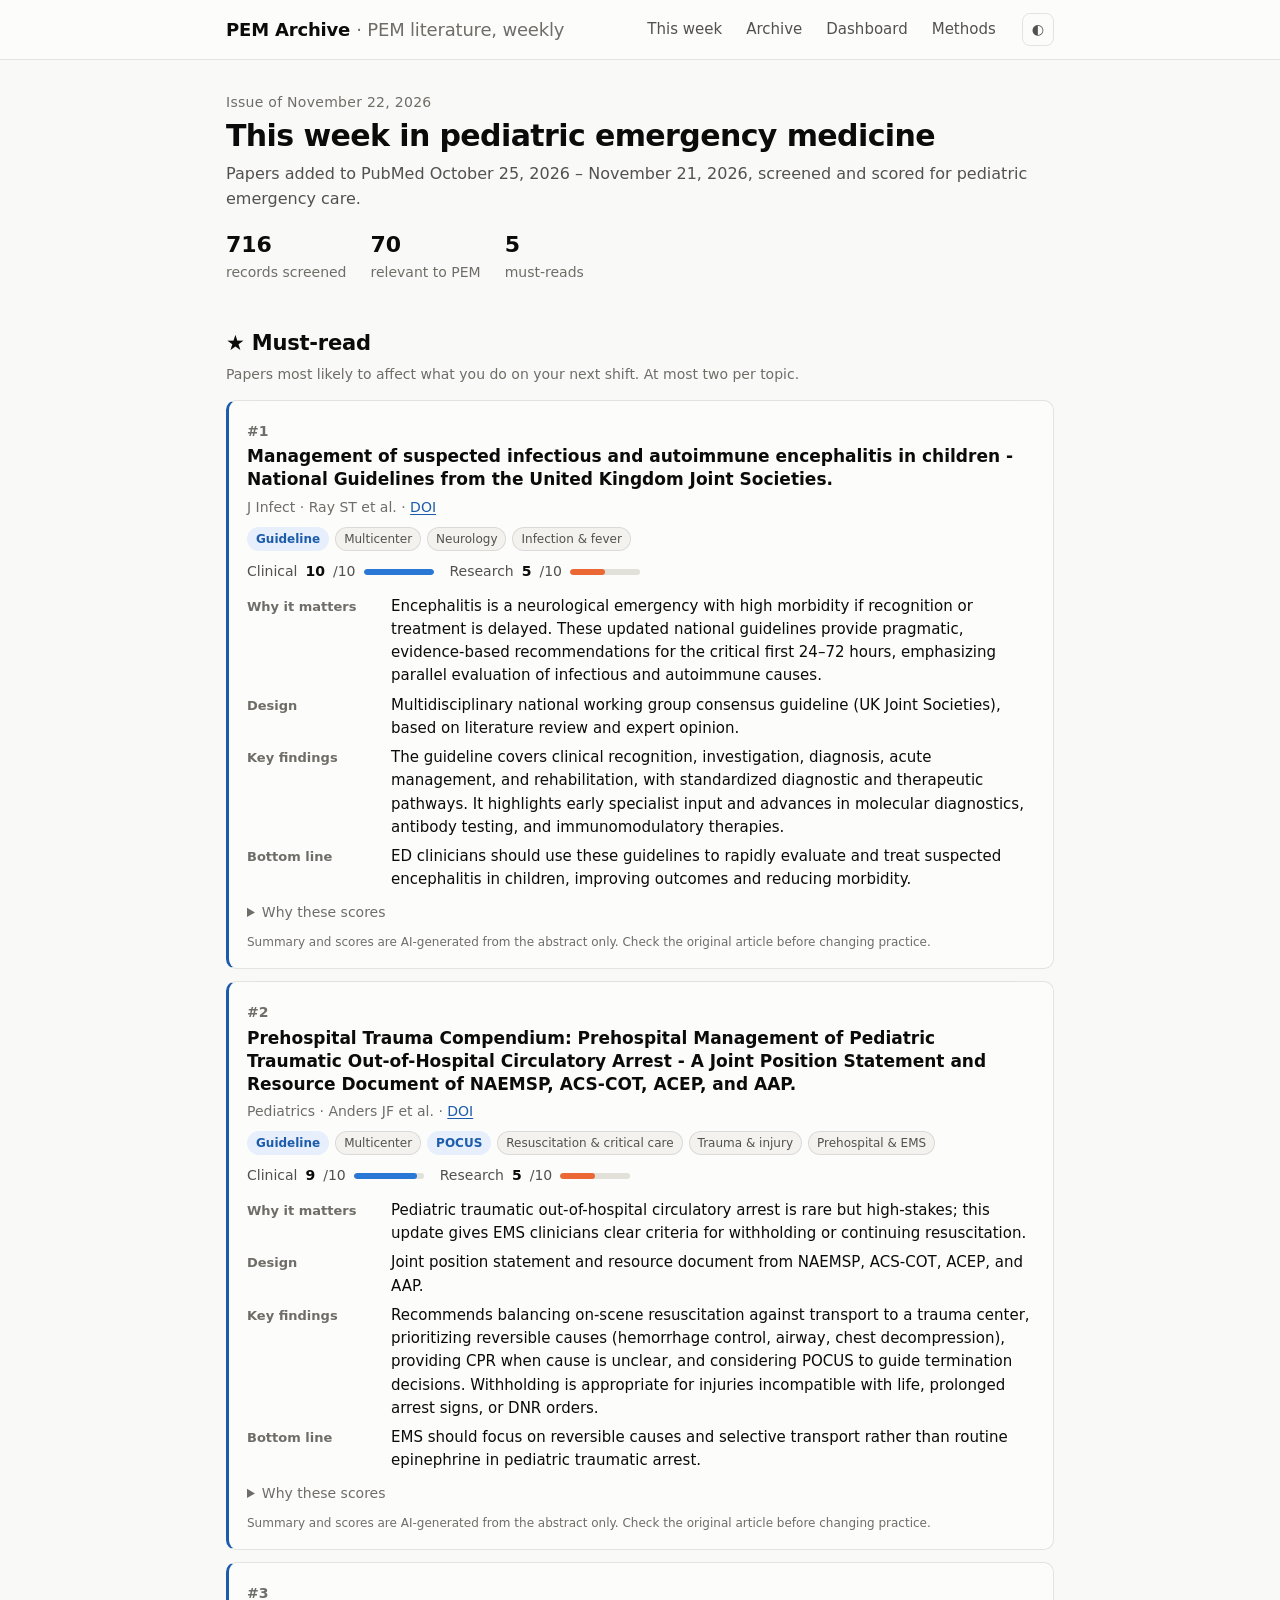
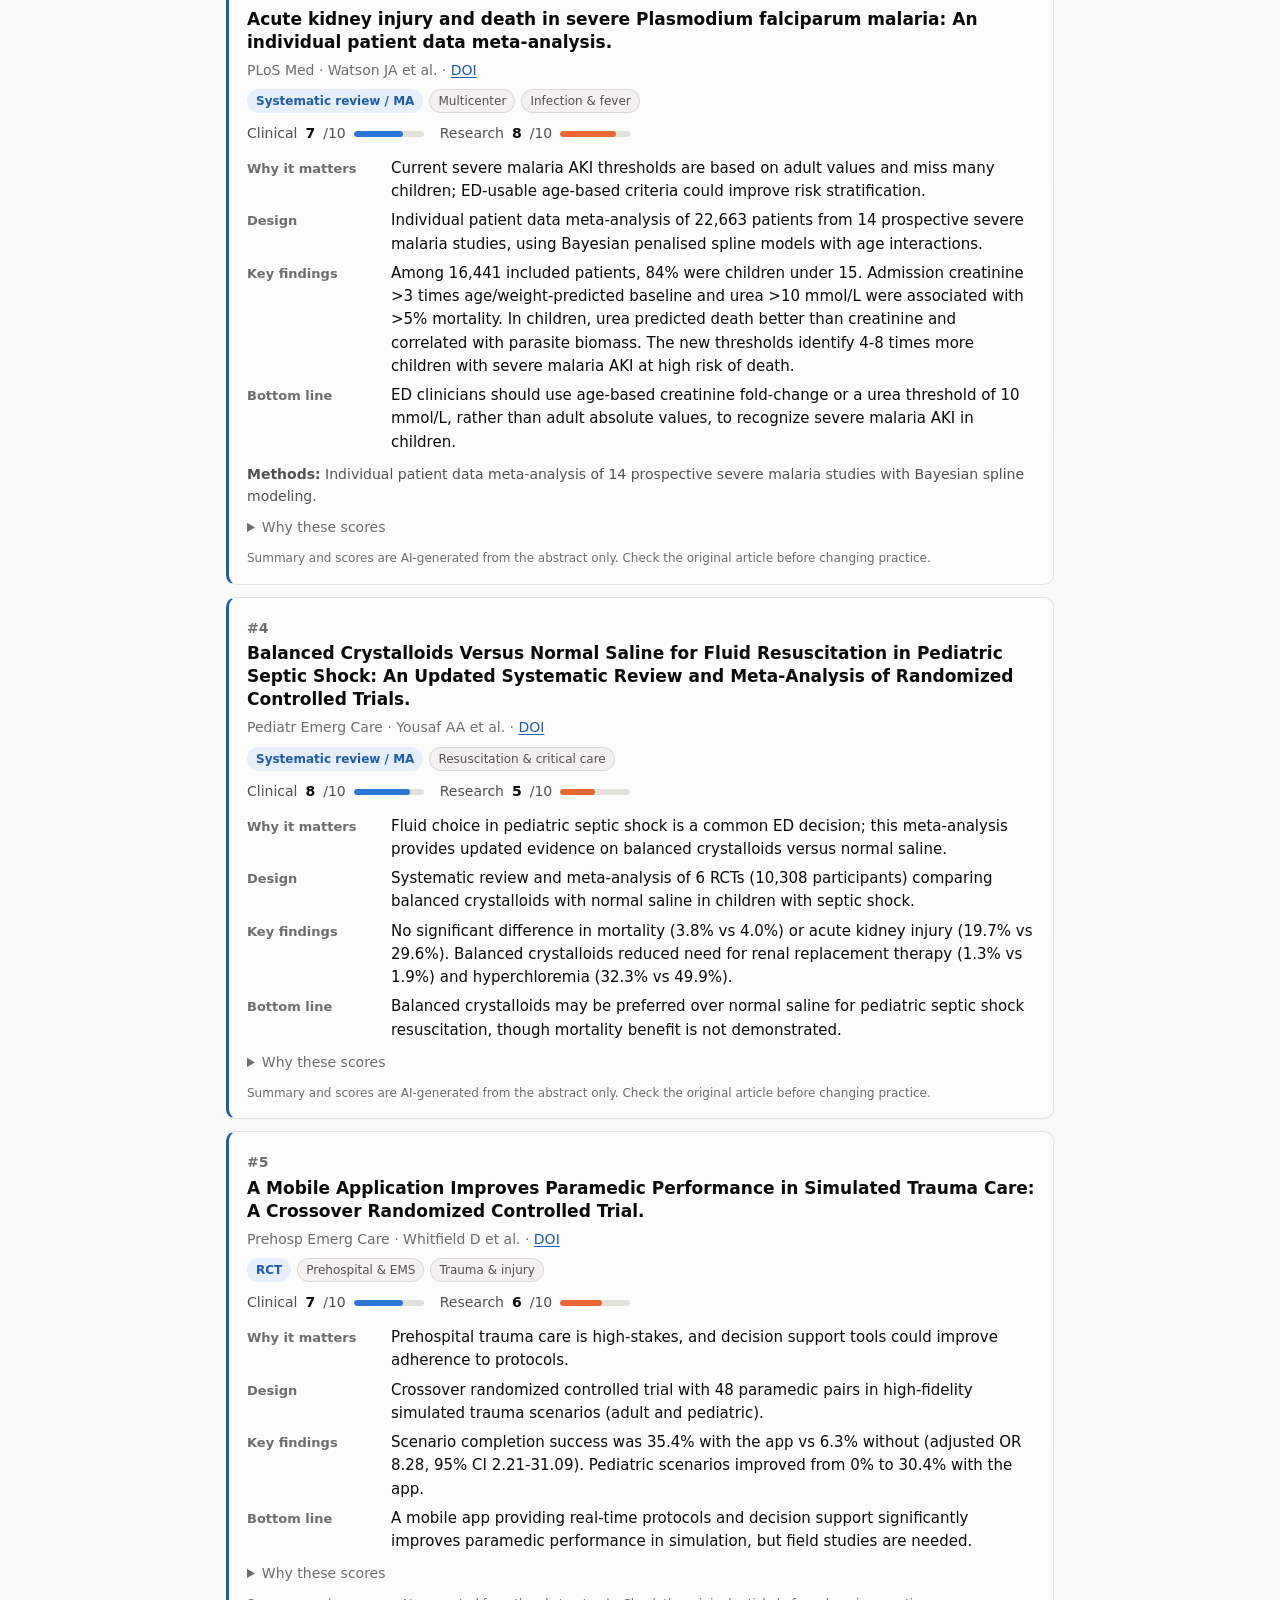
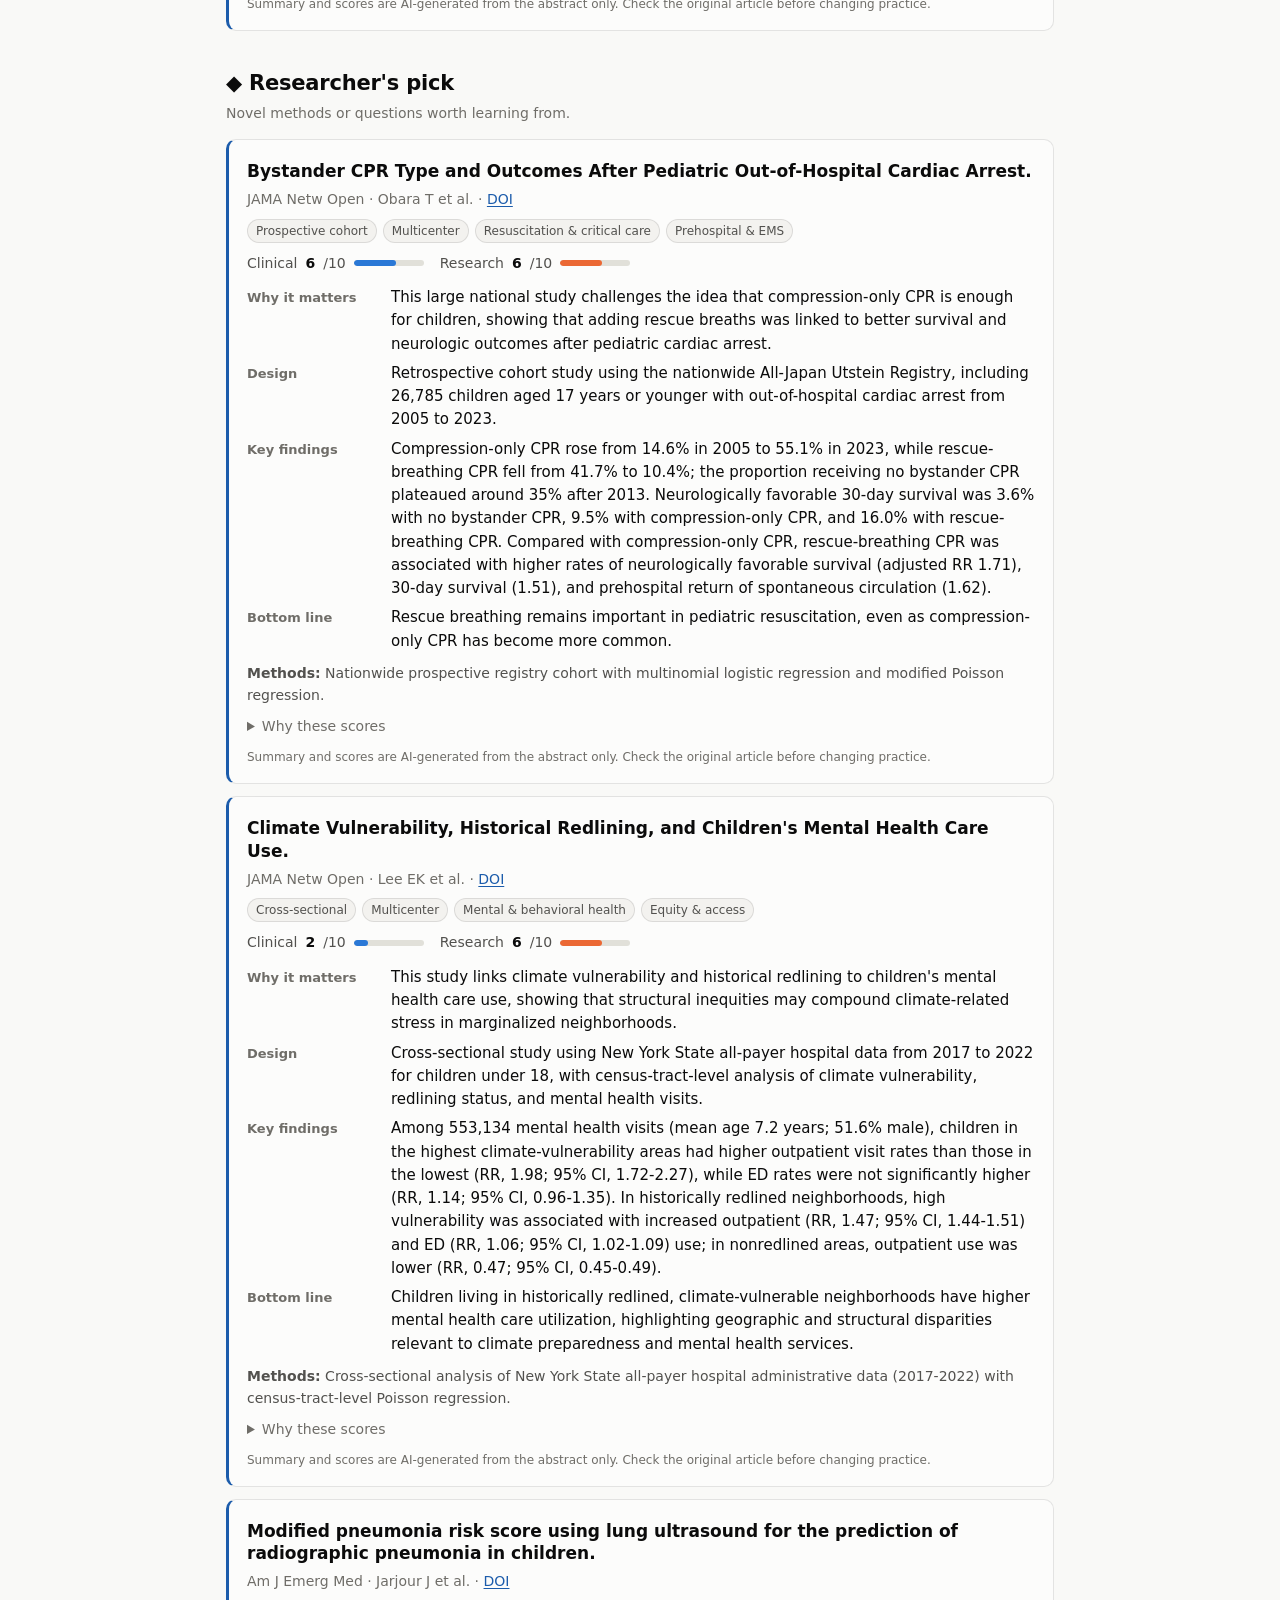
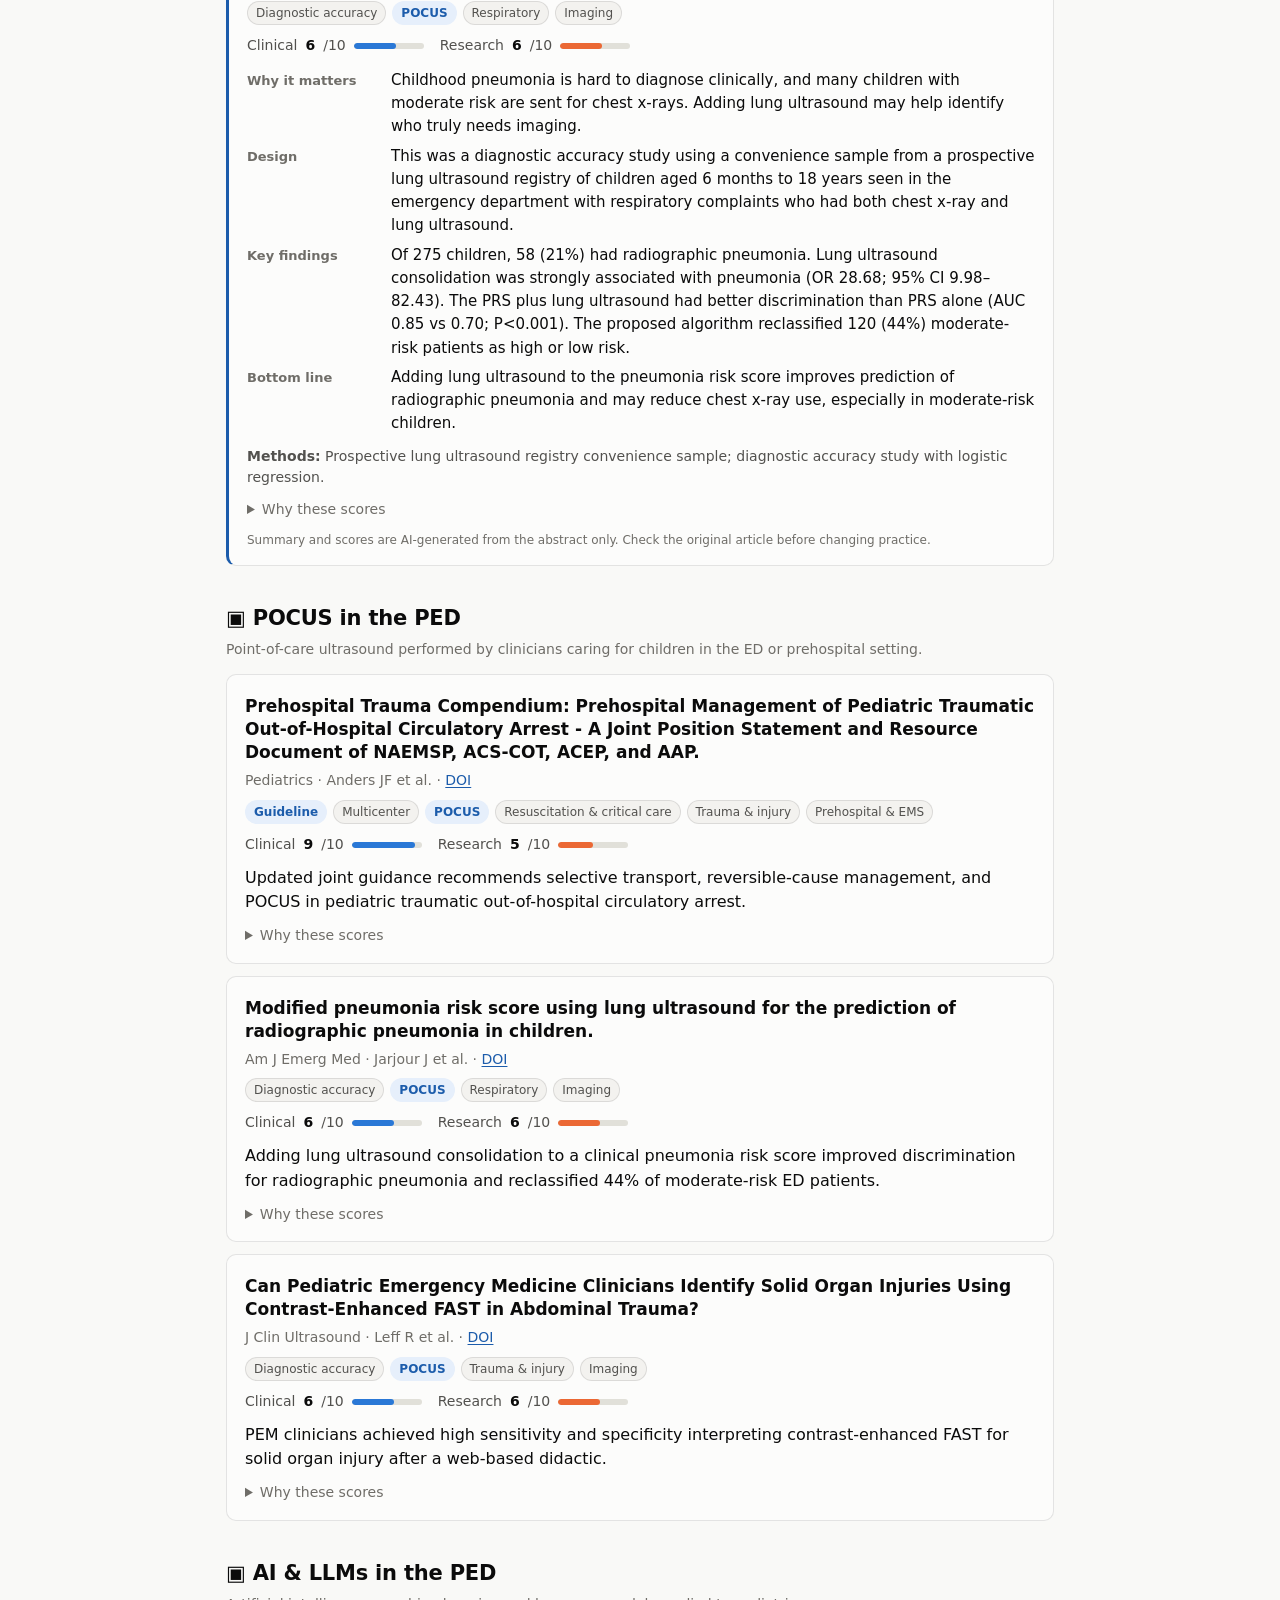
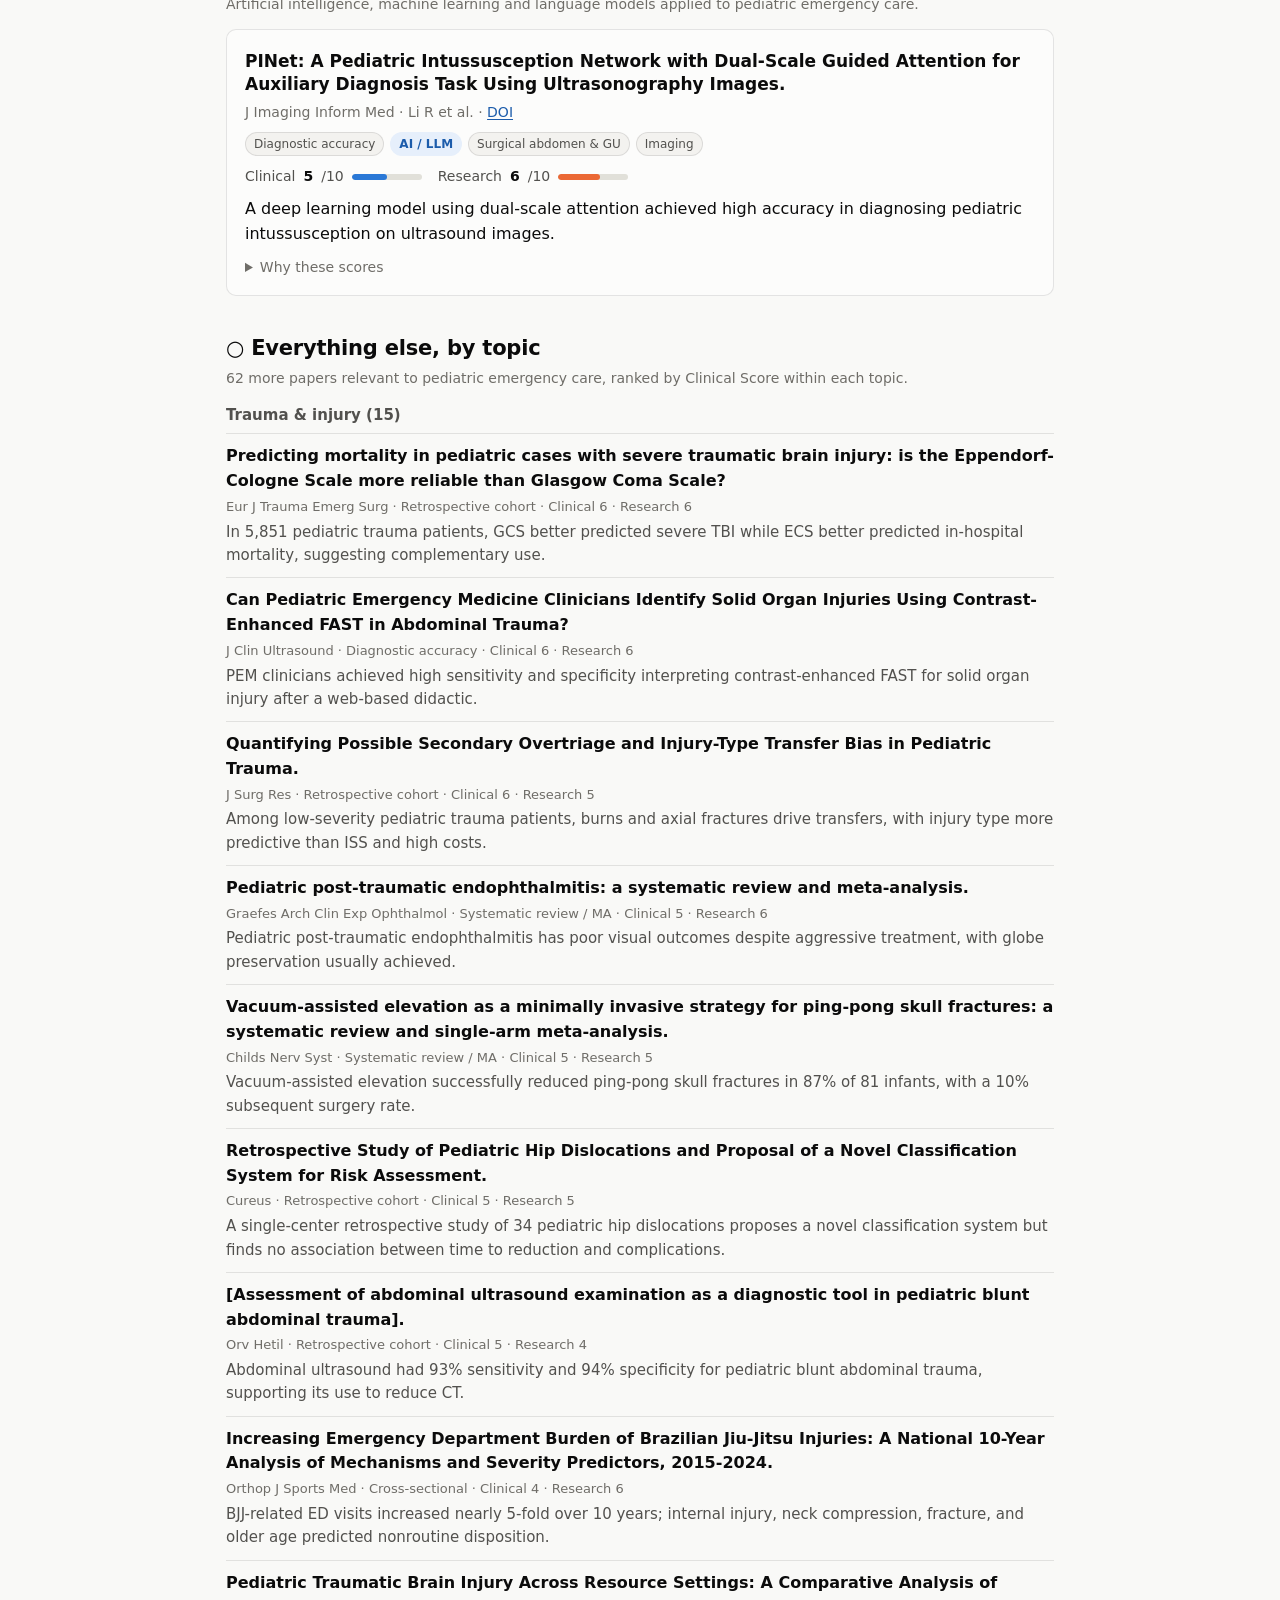
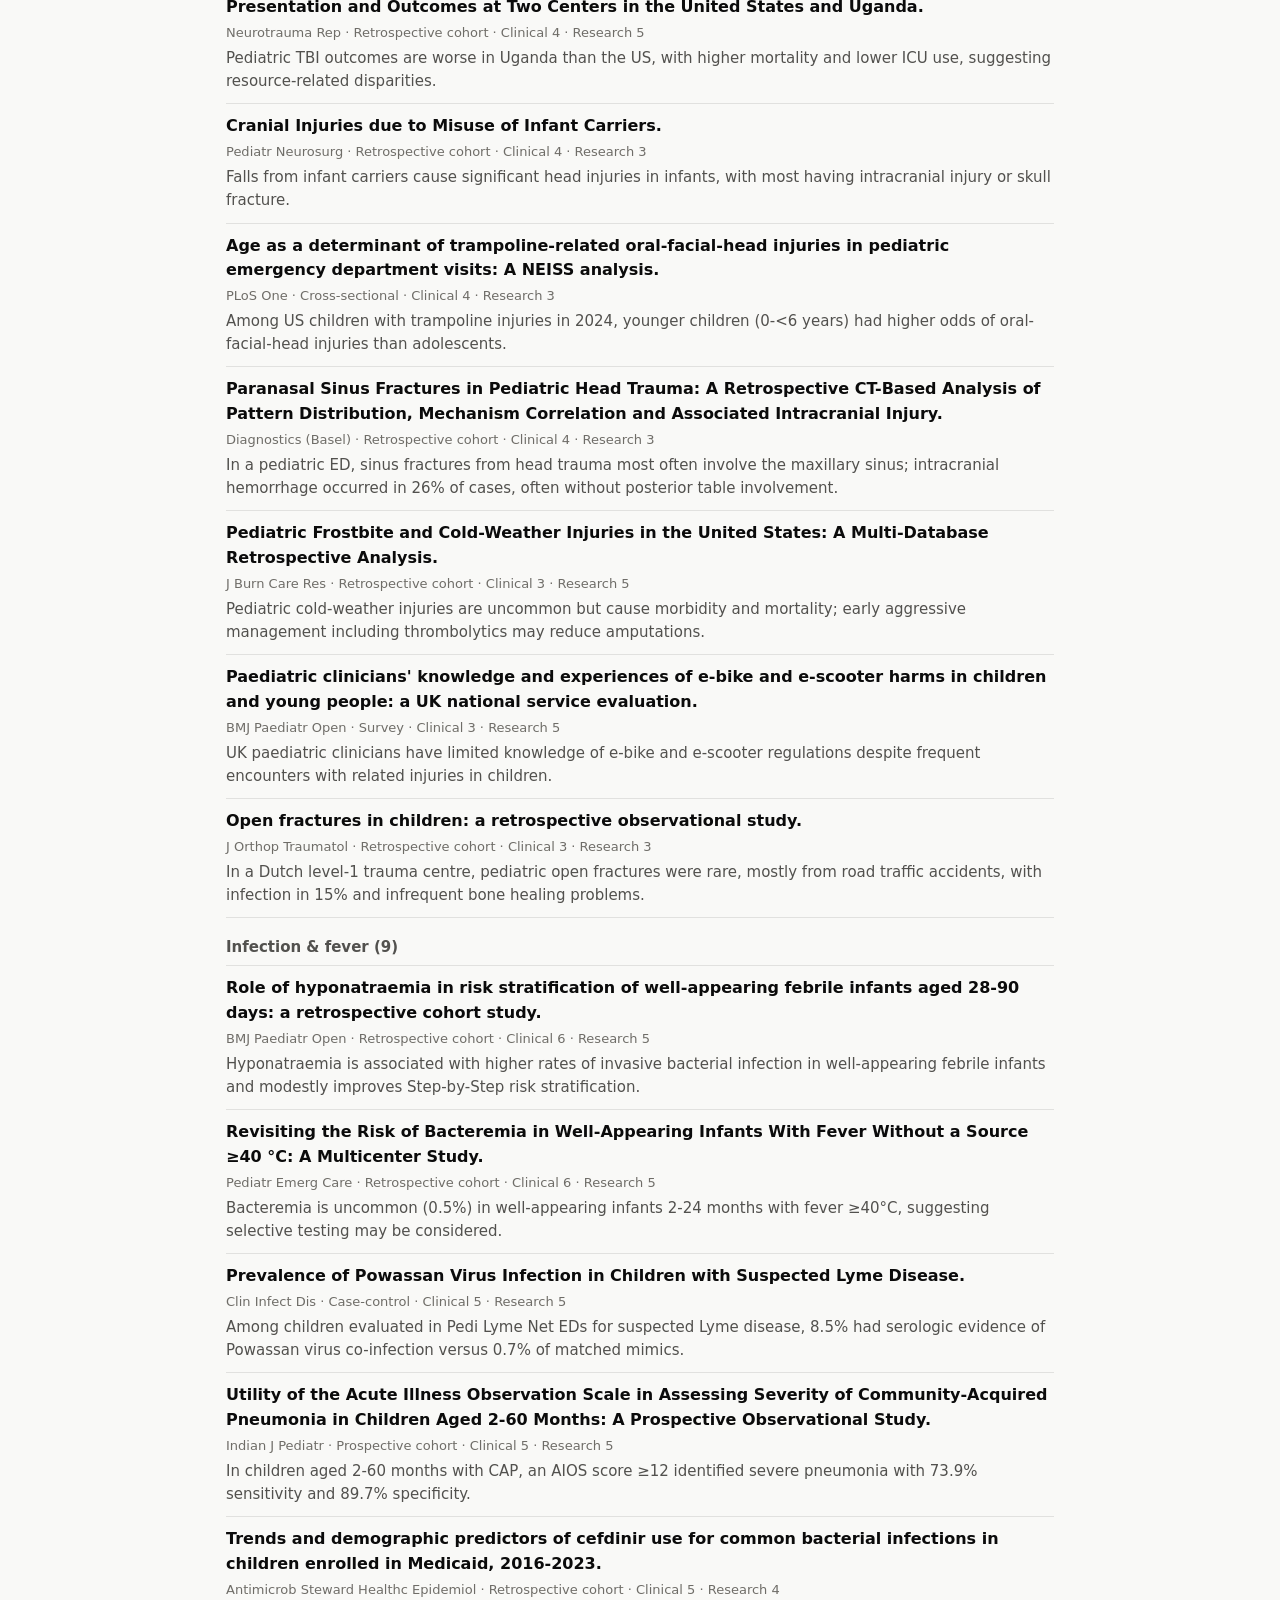
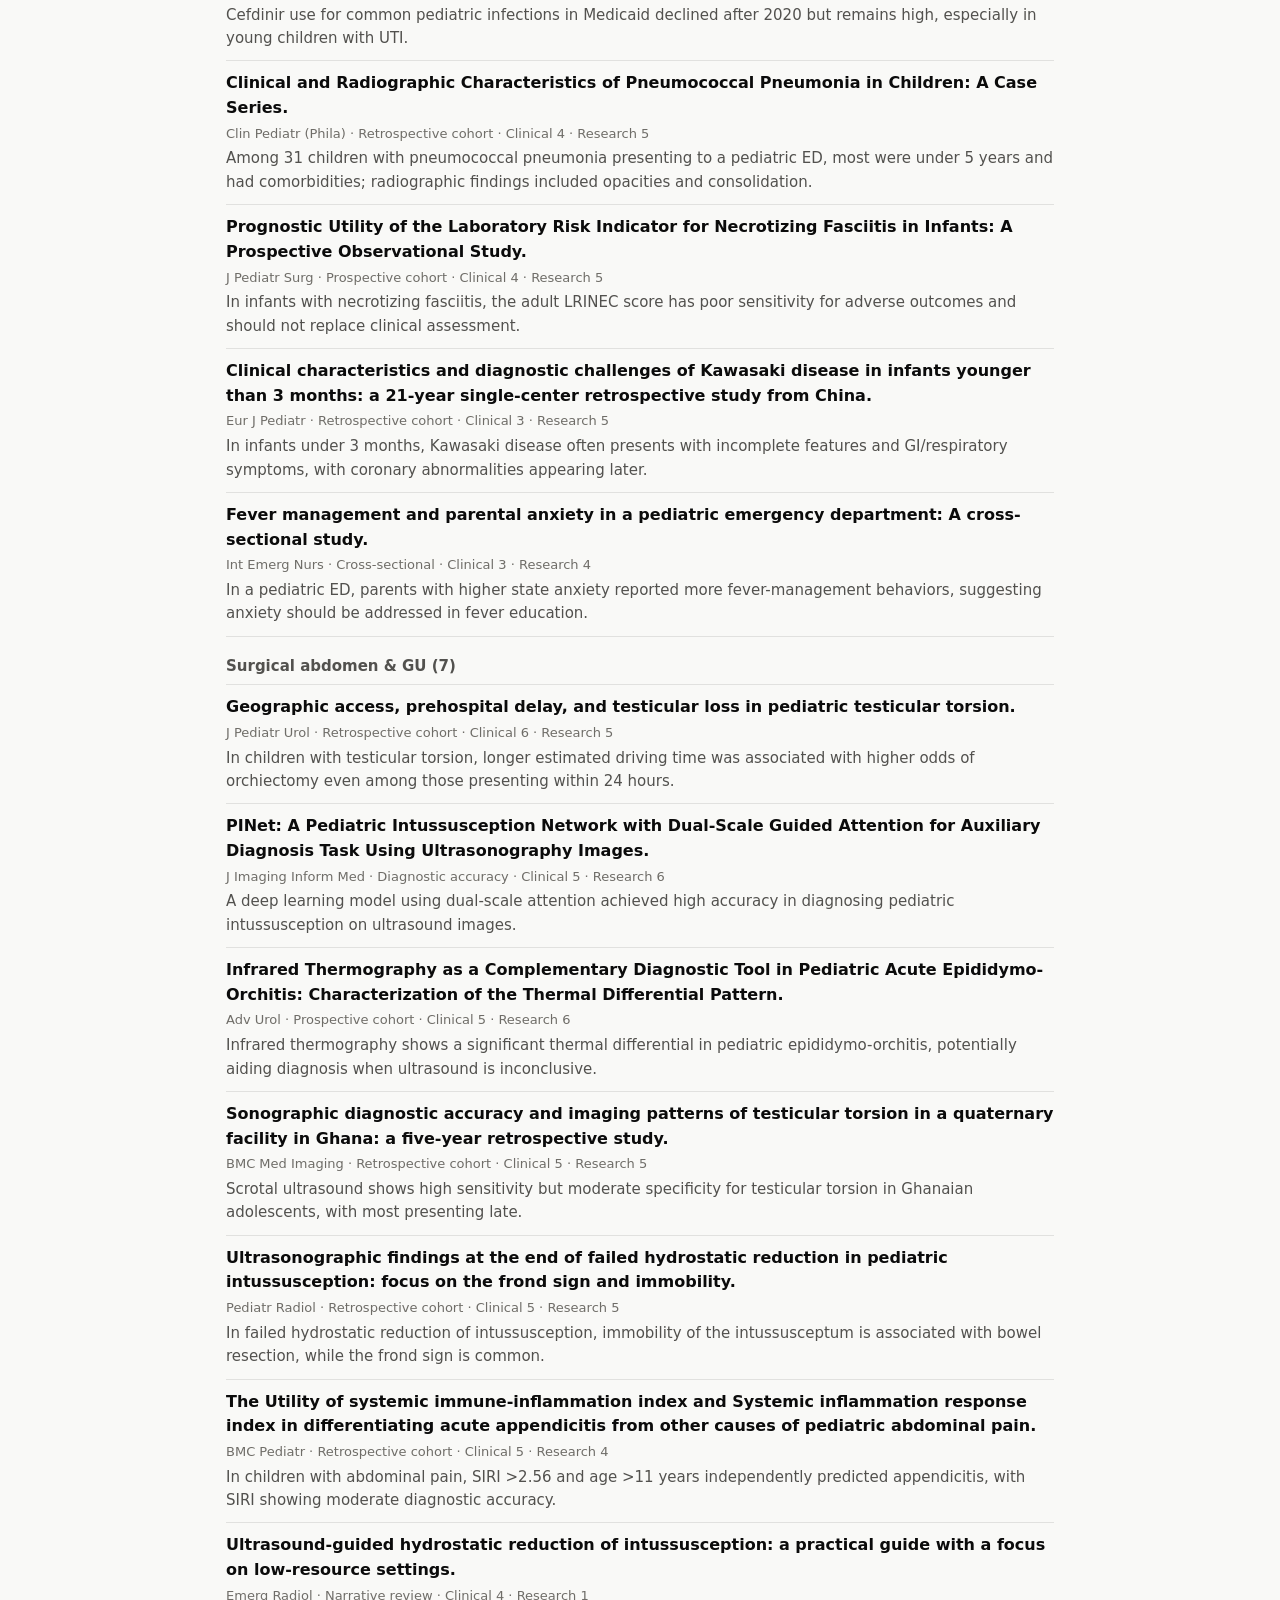
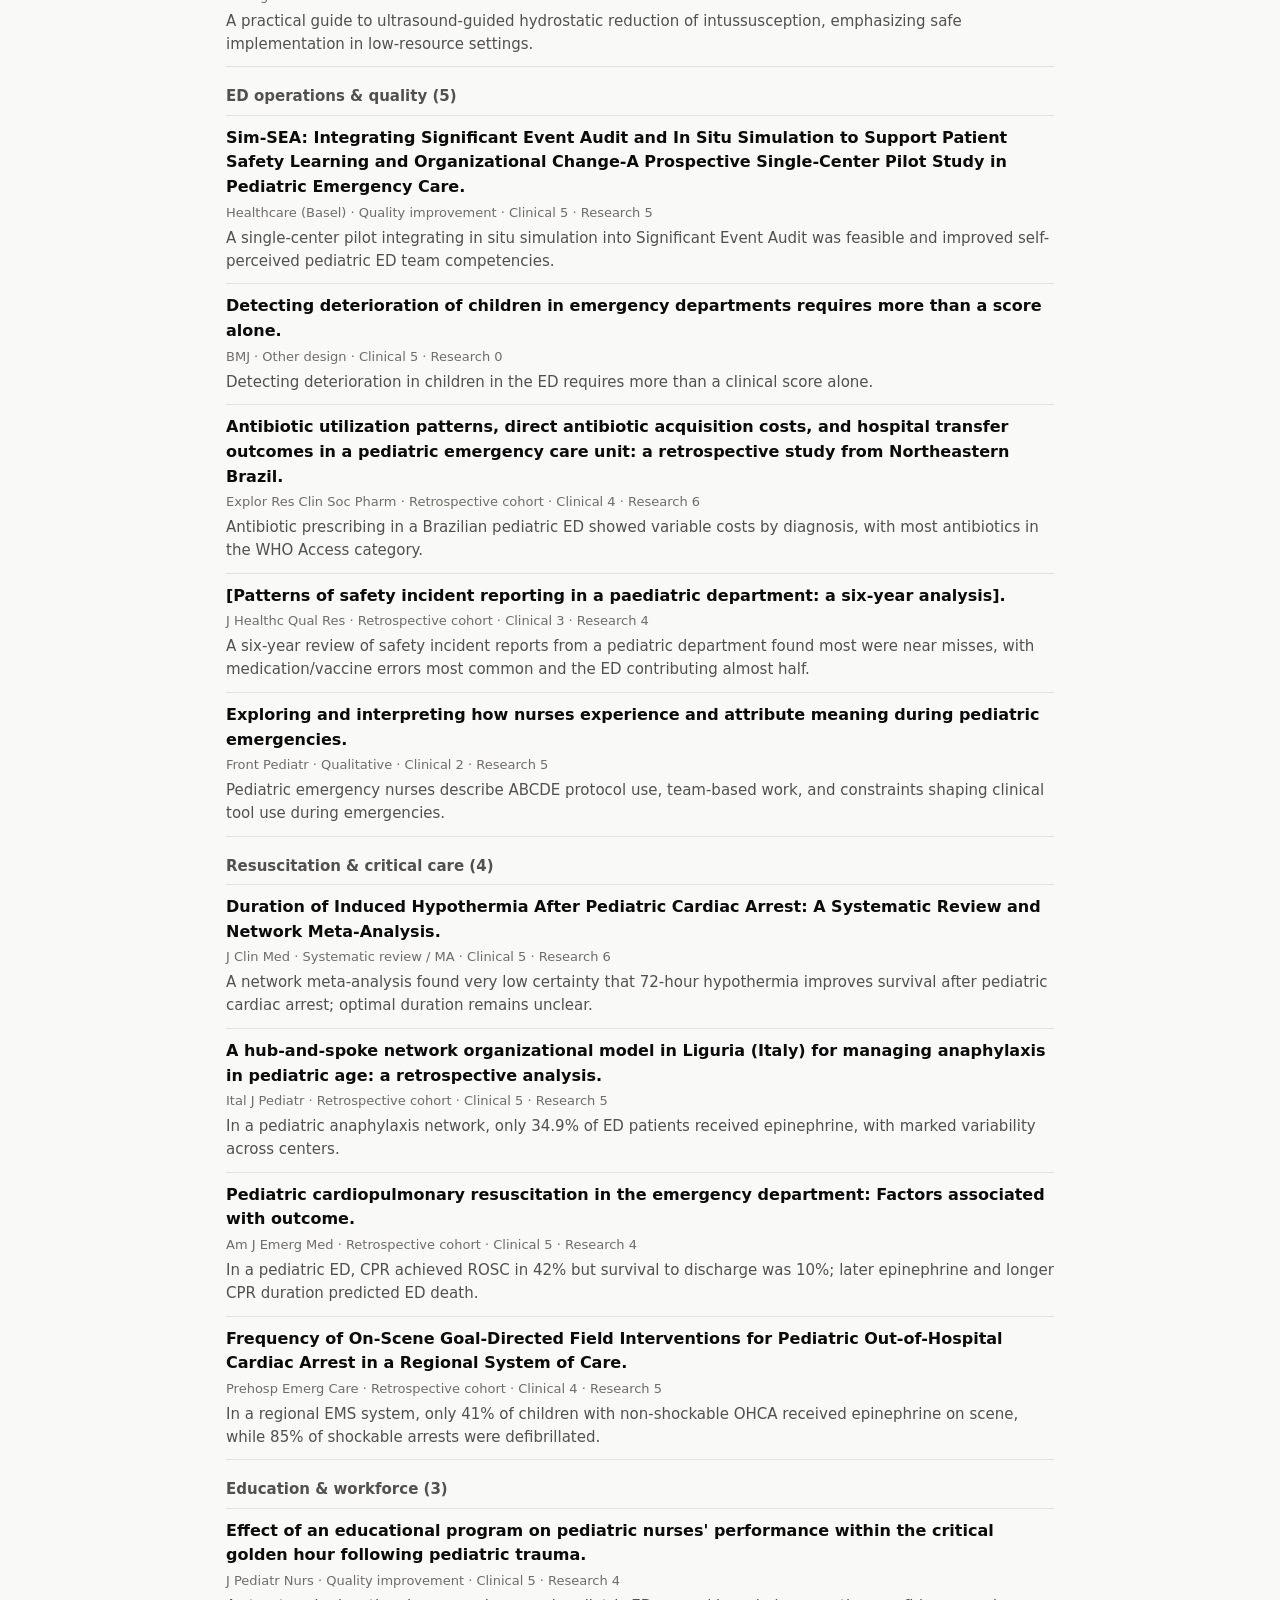
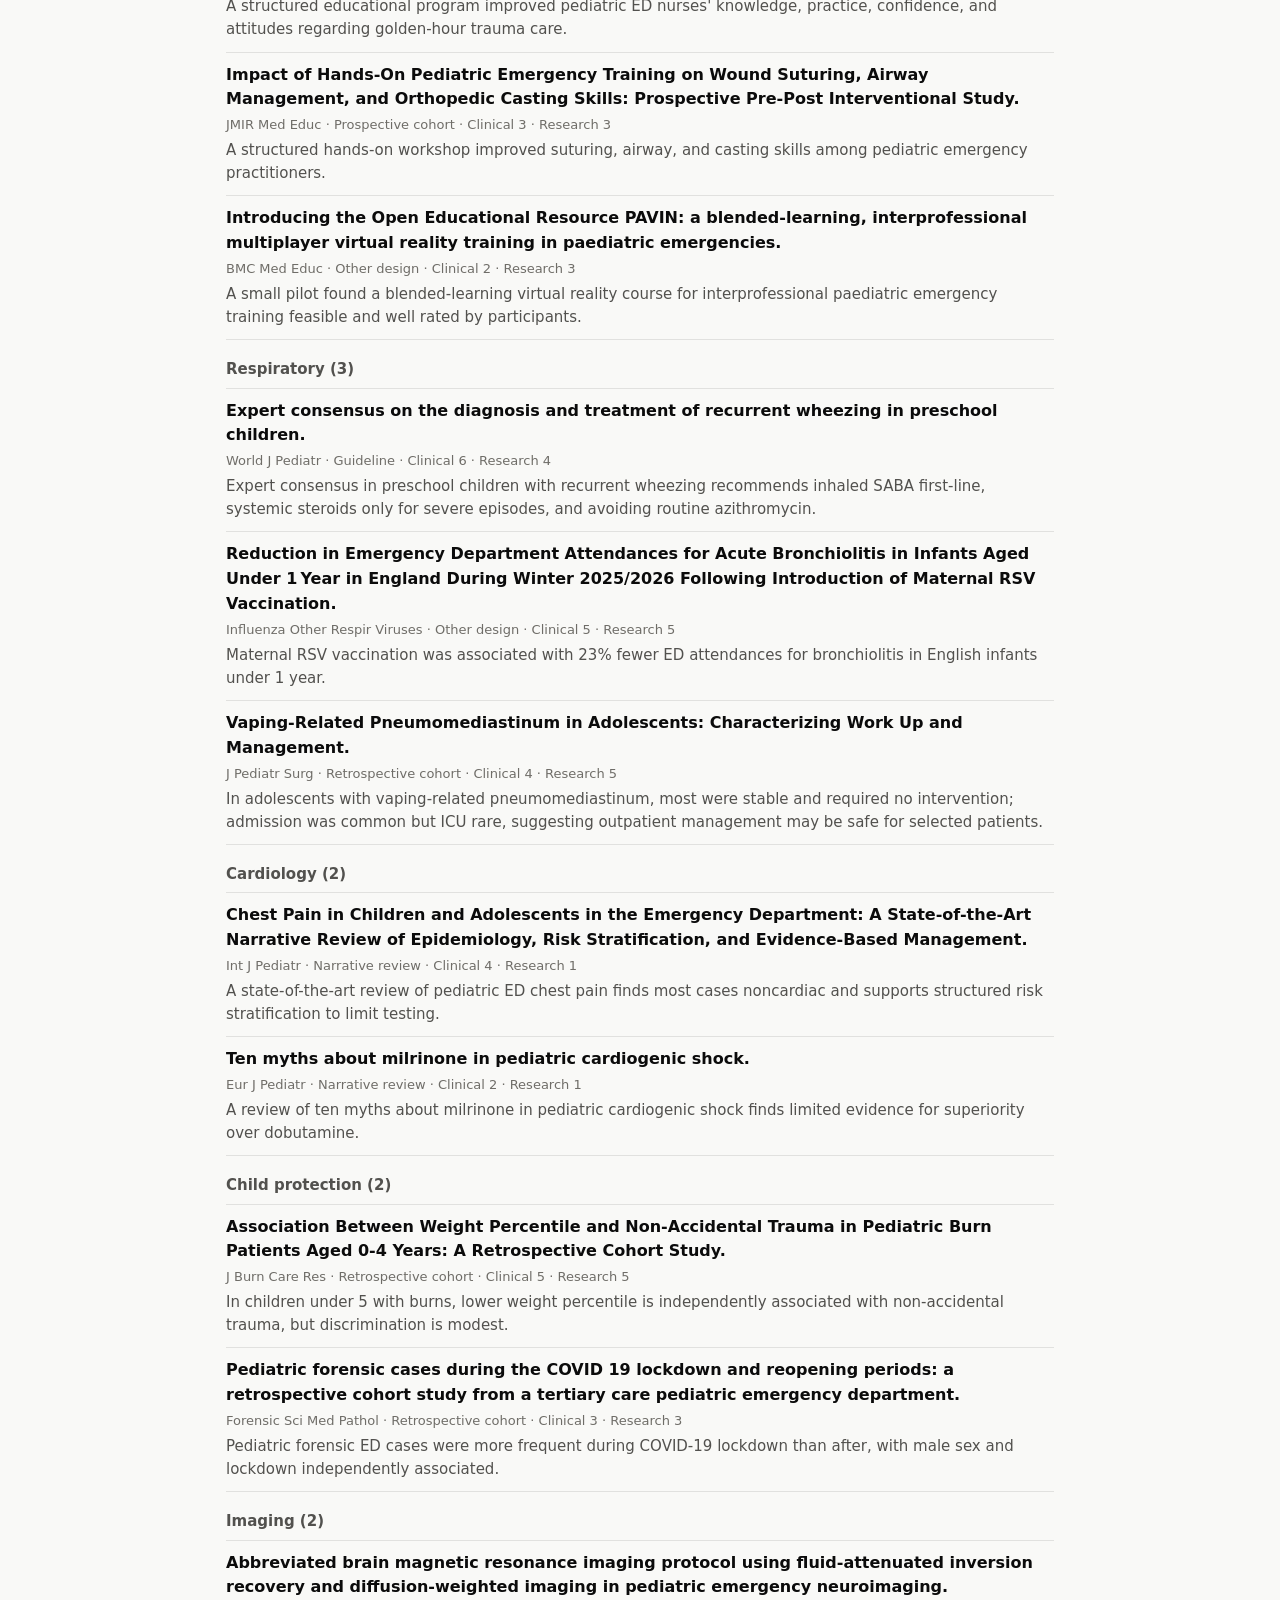
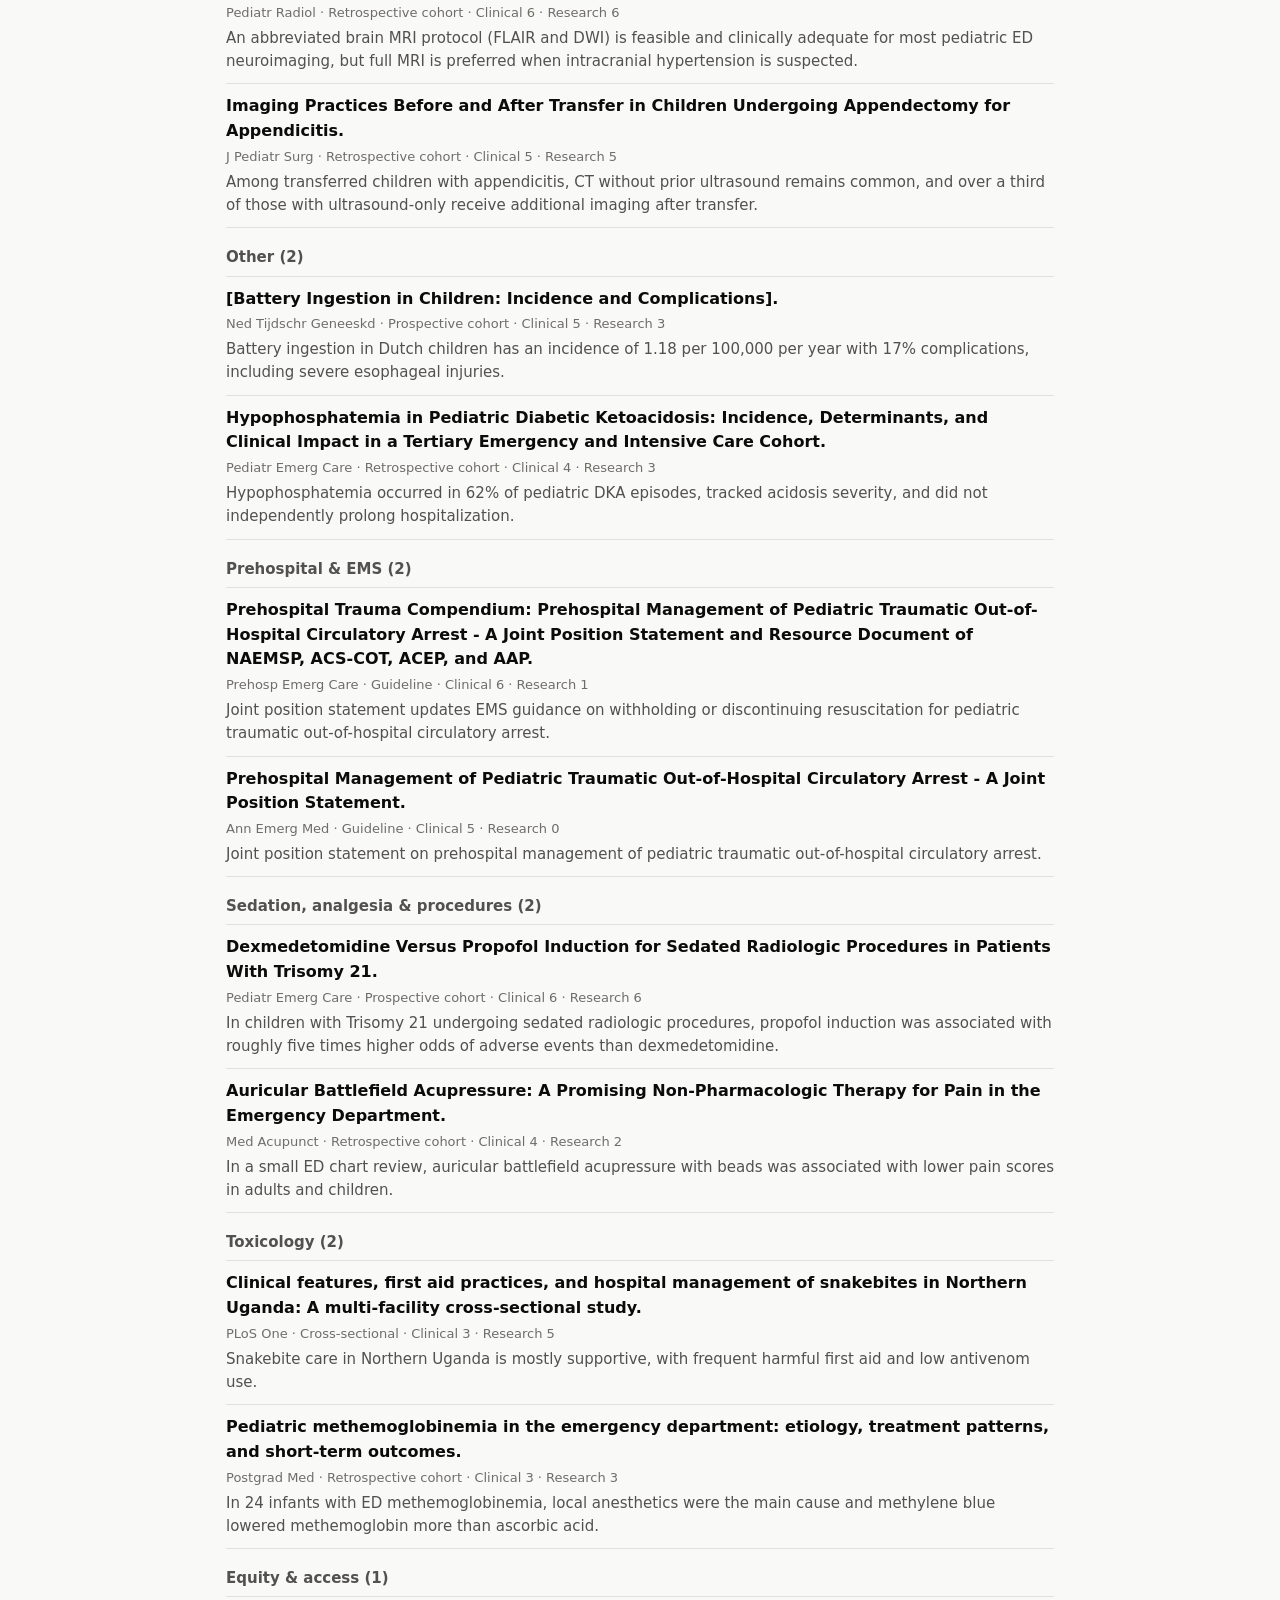
<file: docs/issues/2026-11-22.html>
<!doctype html>
<html lang="en">
<head>
<meta charset="utf-8">
<meta name="viewport" content="width=device-width, initial-scale=1">
<title>PEM Archive · November 22, 2026</title>
<meta name="description" content="Weekly must-reads in pediatric emergency medicine">
<link rel="stylesheet" href="../assets/style.css">
<script src="../assets/app.js" defer></script>
</head>
<body>
<header class="site-header"><div class="wrap">
<a class="brand" href="../index.html">PEM Archive <span>· PEM literature, weekly</span></a>
<nav class="nav" aria-label="Main"><a href="../index.html">This week</a><a href="../archive.html">Archive</a><a href="../dashboard.html">Dashboard</a><a href="../about.html">Methods</a></nav>
<button class="theme-btn" type="button" aria-label="Toggle dark mode">◐</button>
</div></header>
<main class="wrap">
<div class="issue-head">
<p class="eyebrow">Issue of November 22, 2026</p>
<h1>This week in pediatric emergency medicine</h1>
<p class="lede">Papers added to PubMed October 25, 2026 – November 21, 2026, screened and scored for pediatric emergency care.</p>
<ul class="stats"><li><b>716</b>records screened</li><li><b>70</b>relevant to PEM</li>
<li><b>5</b>must-reads</li></ul></div><section><h2>★ Must-read</h2><p class="section-note">Papers most likely to affect what you do on your next shift. At most two per topic.</p><article class="card featured">
<span class="rank">#1</span>
<h3><a href="https://pubmed.ncbi.nlm.nih.gov/43025661/">Management of suspected infectious and autoimmune encephalitis in children - National Guidelines from the United Kingdom Joint Societies.</a></h3>
<p class="meta">J Infect · Ray ST et al. · <a href="https://doi.org/10.1016/j.jinf.2026.106890">DOI</a></p>
<div class="badges"><span class="badge strong">Guideline</span><span class="badge ">Multicenter</span><span class="badge ">Neurology</span><span class="badge ">Infection &amp; fever</span></div>
<div class="scores"><span class="score">Clinical <b>10</b>/10 <span class="meter c" aria-hidden="true"><i style="width:100%"></i></span></span><span class="score">Research <b>5</b>/10 <span class="meter r" aria-hidden="true"><i style="width:50%"></i></span></span></div>
<dl class="summary"><dt>Why it matters</dt><dd>Encephalitis is a neurological emergency with high morbidity if recognition or treatment is delayed. These updated national guidelines provide pragmatic, evidence-based recommendations for the critical first 24–72 hours, emphasizing parallel evaluation of infectious and autoimmune causes.</dd><dt>Design</dt><dd>Multidisciplinary national working group consensus guideline (UK Joint Societies), based on literature review and expert opinion.</dd><dt>Key findings</dt><dd>The guideline covers clinical recognition, investigation, diagnosis, acute management, and rehabilitation, with standardized diagnostic and therapeutic pathways. It highlights early specialist input and advances in molecular diagnostics, antibody testing, and immunomodulatory therapies.</dd><dt>Bottom line</dt><dd>ED clinicians should use these guidelines to rapidly evaluate and treat suspected encephalitis in children, improving outcomes and reducing morbidity.</dd></dl>
<details class="why"><summary>Why these scores</summary><p><b>Clinical:</b> Updated national guidelines provide evidence-based recommendations for early recognition and acute management of pediatric encephalitis, directly affecting ED decision-making.</p><p><b>Research:</b> Multidisciplinary consensus guideline; systematic approach but standard methodology; offers standardized pathways for future research.</p></details>
<p class="ai-note">Summary and scores are AI-generated from the abstract only. Check the original article before changing practice.</p>
</article><article class="card featured">
<span class="rank">#2</span>
<h3><a href="https://pubmed.ncbi.nlm.nih.gov/43051248/">Prehospital Trauma Compendium: Prehospital Management of Pediatric Traumatic Out-of-Hospital Circulatory Arrest - A Joint Position Statement and Resource Document of NAEMSP, ACS-COT, ACEP, and AAP.</a></h3>
<p class="meta">Pediatrics · Anders JF et al. · <a href="https://doi.org/10.1542/peds.2026-079371">DOI</a></p>
<div class="badges"><span class="badge strong">Guideline</span><span class="badge ">Multicenter</span><span class="badge strong">POCUS</span><span class="badge ">Resuscitation &amp; critical care</span><span class="badge ">Trauma &amp; injury</span><span class="badge ">Prehospital &amp; EMS</span></div>
<div class="scores"><span class="score">Clinical <b>9</b>/10 <span class="meter c" aria-hidden="true"><i style="width:90%"></i></span></span><span class="score">Research <b>5</b>/10 <span class="meter r" aria-hidden="true"><i style="width:50%"></i></span></span></div>
<dl class="summary"><dt>Why it matters</dt><dd>Pediatric traumatic out-of-hospital circulatory arrest is rare but high-stakes; this update gives EMS clinicians clear criteria for withholding or continuing resuscitation.</dd><dt>Design</dt><dd>Joint position statement and resource document from NAEMSP, ACS-COT, ACEP, and AAP.</dd><dt>Key findings</dt><dd>Recommends balancing on-scene resuscitation against transport to a trauma center, prioritizing reversible causes (hemorrhage control, airway, chest decompression), providing CPR when cause is unclear, and considering POCUS to guide termination decisions. Withholding is appropriate for injuries incompatible with life, prolonged arrest signs, or DNR orders.</dd><dt>Bottom line</dt><dd>EMS should focus on reversible causes and selective transport rather than routine epinephrine in pediatric traumatic arrest.</dd></dl>
<details class="why"><summary>Why these scores</summary><p><b>Clinical:</b> Joint position statement updates resuscitation guidance for pediatric traumatic arrest, emphasizing selective transport and POCUS.</p><p><b>Research:</b> Consensus guideline from major organizations synthesizes evolving evidence, but is not a new research design.</p></details>
<p class="ai-note">Summary and scores are AI-generated from the abstract only. Check the original article before changing practice.</p>
</article><article class="card featured">
<span class="rank">#3</span>
<h3><a href="https://pubmed.ncbi.nlm.nih.gov/43056420/">Acute kidney injury and death in severe Plasmodium falciparum malaria: An individual patient data meta-analysis.</a></h3>
<p class="meta">PLoS Med · Watson JA et al. · <a href="https://doi.org/10.1371/journal.pmed.1004975">DOI</a></p>
<div class="badges"><span class="badge strong">Systematic review / MA</span><span class="badge ">Multicenter</span><span class="badge ">Infection &amp; fever</span></div>
<div class="scores"><span class="score">Clinical <b>7</b>/10 <span class="meter c" aria-hidden="true"><i style="width:70%"></i></span></span><span class="score">Research <b>8</b>/10 <span class="meter r" aria-hidden="true"><i style="width:80%"></i></span></span></div>
<dl class="summary"><dt>Why it matters</dt><dd>Current severe malaria AKI thresholds are based on adult values and miss many children; ED-usable age-based criteria could improve risk stratification.</dd><dt>Design</dt><dd>Individual patient data meta-analysis of 22,663 patients from 14 prospective severe malaria studies, using Bayesian penalised spline models with age interactions.</dd><dt>Key findings</dt><dd>Among 16,441 included patients, 84% were children under 15. Admission creatinine &gt;3 times age/weight-predicted baseline and urea &gt;10 mmol/L were associated with &gt;5% mortality. In children, urea predicted death better than creatinine and correlated with parasite biomass. The new thresholds identify 4-8 times more children with severe malaria AKI at high risk of death.</dd><dt>Bottom line</dt><dd>ED clinicians should use age-based creatinine fold-change or a urea threshold of 10 mmol/L, rather than adult absolute values, to recognize severe malaria AKI in children.</dd></dl>
<p class="methods"><b>Methods:</b> Individual patient data meta-analysis of 14 prospective severe malaria studies with Bayesian spline modeling.</p>
<details class="why"><summary>Why these scores</summary><p><b>Clinical:</b> Provides new age-based creatinine and urea thresholds that can improve ED risk stratification of children with severe malaria.</p><p><b>Research:</b> Large IPD meta-analysis using Bayesian spline models to derive age-specific prognostic thresholds, a method uncommon in PEM research.</p></details>
<p class="ai-note">Summary and scores are AI-generated from the abstract only. Check the original article before changing practice.</p>
</article><article class="card featured">
<span class="rank">#4</span>
<h3><a href="https://pubmed.ncbi.nlm.nih.gov/43036077/">Balanced Crystalloids Versus Normal Saline for Fluid Resuscitation in Pediatric Septic Shock: An Updated Systematic Review and Meta-Analysis of Randomized Controlled Trials.</a></h3>
<p class="meta">Pediatr Emerg Care · Yousaf AA et al. · <a href="https://doi.org/10.1097/PEC.0000000000003746">DOI</a></p>
<div class="badges"><span class="badge strong">Systematic review / MA</span><span class="badge ">Resuscitation &amp; critical care</span></div>
<div class="scores"><span class="score">Clinical <b>8</b>/10 <span class="meter c" aria-hidden="true"><i style="width:80%"></i></span></span><span class="score">Research <b>5</b>/10 <span class="meter r" aria-hidden="true"><i style="width:50%"></i></span></span></div>
<dl class="summary"><dt>Why it matters</dt><dd>Fluid choice in pediatric septic shock is a common ED decision; this meta-analysis provides updated evidence on balanced crystalloids versus normal saline.</dd><dt>Design</dt><dd>Systematic review and meta-analysis of 6 RCTs (10,308 participants) comparing balanced crystalloids with normal saline in children with septic shock.</dd><dt>Key findings</dt><dd>No significant difference in mortality (3.8% vs 4.0%) or acute kidney injury (19.7% vs 29.6%). Balanced crystalloids reduced need for renal replacement therapy (1.3% vs 1.9%) and hyperchloremia (32.3% vs 49.9%).</dd><dt>Bottom line</dt><dd>Balanced crystalloids may be preferred over normal saline for pediatric septic shock resuscitation, though mortality benefit is not demonstrated.</dd></dl>
<details class="why"><summary>Why these scores</summary><p><b>Clinical:</b> Updated meta-analysis shows balanced crystalloids reduce RRT and hyperchloremia without mortality benefit, likely to influence fluid choice in pediatric septic shock.</p><p><b>Research:</b> Standard meta-analysis with sensitivity analyses, updates prior evidence.</p></details>
<p class="ai-note">Summary and scores are AI-generated from the abstract only. Check the original article before changing practice.</p>
</article><article class="card featured">
<span class="rank">#5</span>
<h3><a href="https://pubmed.ncbi.nlm.nih.gov/43044058/">A Mobile Application Improves Paramedic Performance in Simulated Trauma Care: A Crossover Randomized Controlled Trial.</a></h3>
<p class="meta">Prehosp Emerg Care · Whitfield D et al. · <a href="https://doi.org/10.1080/10903127.2026.2765894">DOI</a></p>
<div class="badges"><span class="badge strong">RCT</span><span class="badge ">Prehospital &amp; EMS</span><span class="badge ">Trauma &amp; injury</span></div>
<div class="scores"><span class="score">Clinical <b>7</b>/10 <span class="meter c" aria-hidden="true"><i style="width:70%"></i></span></span><span class="score">Research <b>6</b>/10 <span class="meter r" aria-hidden="true"><i style="width:60%"></i></span></span></div>
<dl class="summary"><dt>Why it matters</dt><dd>Prehospital trauma care is high-stakes, and decision support tools could improve adherence to protocols.</dd><dt>Design</dt><dd>Crossover randomized controlled trial with 48 paramedic pairs in high-fidelity simulated trauma scenarios (adult and pediatric).</dd><dt>Key findings</dt><dd>Scenario completion success was 35.4% with the app vs 6.3% without (adjusted OR 8.28, 95% CI 2.21-31.09). Pediatric scenarios improved from 0% to 30.4% with the app.</dd><dt>Bottom line</dt><dd>A mobile app providing real-time protocols and decision support significantly improves paramedic performance in simulation, but field studies are needed.</dd></dl>
<details class="why"><summary>Why these scores</summary><p><b>Clinical:</b> Simulation RCT shows app improves paramedic performance, but field validation needed.</p><p><b>Research:</b> Crossover RCT in simulation, standard design but well-conducted.</p></details>
<p class="ai-note">Summary and scores are AI-generated from the abstract only. Check the original article before changing practice.</p>
</article></section><section><h2>◆ Researcher's pick</h2><p class="section-note">Novel methods or questions worth learning from.</p><article class="card featured">

<h3><a href="https://pubmed.ncbi.nlm.nih.gov/43056114/">Bystander CPR Type and Outcomes After Pediatric Out-of-Hospital Cardiac Arrest.</a></h3>
<p class="meta">JAMA Netw Open · Obara T et al. · <a href="https://doi.org/10.1001/jamanetworkopen.2026.44991">DOI</a></p>
<div class="badges"><span class="badge ">Prospective cohort</span><span class="badge ">Multicenter</span><span class="badge ">Resuscitation &amp; critical care</span><span class="badge ">Prehospital &amp; EMS</span></div>
<div class="scores"><span class="score">Clinical <b>6</b>/10 <span class="meter c" aria-hidden="true"><i style="width:60%"></i></span></span><span class="score">Research <b>6</b>/10 <span class="meter r" aria-hidden="true"><i style="width:60%"></i></span></span></div>
<dl class="summary"><dt>Why it matters</dt><dd>This large national study challenges the idea that compression-only CPR is enough for children, showing that adding rescue breaths was linked to better survival and neurologic outcomes after pediatric cardiac arrest.</dd><dt>Design</dt><dd>Retrospective cohort study using the nationwide All-Japan Utstein Registry, including 26,785 children aged 17 years or younger with out-of-hospital cardiac arrest from 2005 to 2023.</dd><dt>Key findings</dt><dd>Compression-only CPR rose from 14.6% in 2005 to 55.1% in 2023, while rescue-breathing CPR fell from 41.7% to 10.4%; the proportion receiving no bystander CPR plateaued around 35% after 2013. Neurologically favorable 30-day survival was 3.6% with no bystander CPR, 9.5% with compression-only CPR, and 16.0% with rescue-breathing CPR. Compared with compression-only CPR, rescue-breathing CPR was associated with higher rates of neurologically favorable survival (adjusted RR 1.71), 30-day survival (1.51), and prehospital return of spontaneous circulation (1.62).</dd><dt>Bottom line</dt><dd>Rescue breathing remains important in pediatric resuscitation, even as compression-only CPR has become more common.</dd></dl>
<p class="methods"><b>Methods:</b> Nationwide prospective registry cohort with multinomial logistic regression and modified Poisson regression.</p>
<details class="why"><summary>Why these scores</summary><p><b>Clinical:</b> Large national registry data support rescue-breathing CPR over compression-only CPR for pediatric OHCA, reinforcing current pediatric resuscitation guidance.</p><p><b>Research:</b> Standard registry analysis with temporal trend modeling and modified Poisson regression; robust but not methodologically novel.</p></details>
<p class="ai-note">Summary and scores are AI-generated from the abstract only. Check the original article before changing practice.</p>
</article><article class="card featured">

<h3><a href="https://pubmed.ncbi.nlm.nih.gov/43037981/">Climate Vulnerability, Historical Redlining, and Children&#x27;s Mental Health Care Use.</a></h3>
<p class="meta">JAMA Netw Open · Lee EK et al. · <a href="https://doi.org/10.1001/jamanetworkopen.2026.45085">DOI</a></p>
<div class="badges"><span class="badge ">Cross-sectional</span><span class="badge ">Multicenter</span><span class="badge ">Mental &amp; behavioral health</span><span class="badge ">Equity &amp; access</span></div>
<div class="scores"><span class="score">Clinical <b>2</b>/10 <span class="meter c" aria-hidden="true"><i style="width:20%"></i></span></span><span class="score">Research <b>6</b>/10 <span class="meter r" aria-hidden="true"><i style="width:60%"></i></span></span></div>
<dl class="summary"><dt>Why it matters</dt><dd>This study links climate vulnerability and historical redlining to children&#x27;s mental health care use, showing that structural inequities may compound climate-related stress in marginalized neighborhoods.</dd><dt>Design</dt><dd>Cross-sectional study using New York State all-payer hospital data from 2017 to 2022 for children under 18, with census-tract-level analysis of climate vulnerability, redlining status, and mental health visits.</dd><dt>Key findings</dt><dd>Among 553,134 mental health visits (mean age 7.2 years; 51.6% male), children in the highest climate-vulnerability areas had higher outpatient visit rates than those in the lowest (RR, 1.98; 95% CI, 1.72-2.27), while ED rates were not significantly higher (RR, 1.14; 95% CI, 0.96-1.35). In historically redlined neighborhoods, high vulnerability was associated with increased outpatient (RR, 1.47; 95% CI, 1.44-1.51) and ED (RR, 1.06; 95% CI, 1.02-1.09) use; in nonredlined areas, outpatient use was lower (RR, 0.47; 95% CI, 0.45-0.49).</dd><dt>Bottom line</dt><dd>Children living in historically redlined, climate-vulnerable neighborhoods have higher mental health care utilization, highlighting geographic and structural disparities relevant to climate preparedness and mental health services.</dd></dl>
<p class="methods"><b>Methods:</b> Cross-sectional analysis of New York State all-payer hospital administrative data (2017-2022) with census-tract-level Poisson regression.</p>
<details class="why"><summary>Why these scores</summary><p><b>Clinical:</b> Population-level cross-sectional study of ED and outpatient mental health visits; provides background on inequities but no direct clinical decision.</p><p><b>Research:</b> Novel linkage of climate vulnerability and historical redlining to pediatric mental health utilization; standard cross-sectional design.</p></details>
<p class="ai-note">Summary and scores are AI-generated from the abstract only. Check the original article before changing practice.</p>
</article><article class="card featured">

<h3><a href="https://pubmed.ncbi.nlm.nih.gov/43025003/">Modified pneumonia risk score using lung ultrasound for the prediction of radiographic pneumonia in children.</a></h3>
<p class="meta">Am J Emerg Med · Jarjour J et al. · <a href="https://doi.org/10.1016/j.ajem.2026.11.008">DOI</a></p>
<div class="badges"><span class="badge ">Diagnostic accuracy</span><span class="badge strong">POCUS</span><span class="badge ">Respiratory</span><span class="badge ">Imaging</span></div>
<div class="scores"><span class="score">Clinical <b>6</b>/10 <span class="meter c" aria-hidden="true"><i style="width:60%"></i></span></span><span class="score">Research <b>6</b>/10 <span class="meter r" aria-hidden="true"><i style="width:60%"></i></span></span></div>
<dl class="summary"><dt>Why it matters</dt><dd>Childhood pneumonia is hard to diagnose clinically, and many children with moderate risk are sent for chest x-rays. Adding lung ultrasound may help identify who truly needs imaging.</dd><dt>Design</dt><dd>This was a diagnostic accuracy study using a convenience sample from a prospective lung ultrasound registry of children aged 6 months to 18 years seen in the emergency department with respiratory complaints who had both chest x-ray and lung ultrasound.</dd><dt>Key findings</dt><dd>Of 275 children, 58 (21%) had radiographic pneumonia. Lung ultrasound consolidation was strongly associated with pneumonia (OR 28.68; 95% CI 9.98–82.43). The PRS plus lung ultrasound had better discrimination than PRS alone (AUC 0.85 vs 0.70; P&lt;0.001). The proposed algorithm reclassified 120 (44%) moderate-risk patients as high or low risk.</dd><dt>Bottom line</dt><dd>Adding lung ultrasound to the pneumonia risk score improves prediction of radiographic pneumonia and may reduce chest x-ray use, especially in moderate-risk children.</dd></dl>
<p class="methods"><b>Methods:</b> Prospective lung ultrasound registry convenience sample; diagnostic accuracy study with logistic regression.</p>
<details class="why"><summary>Why these scores</summary><p><b>Clinical:</b> Prospective single-center diagnostic accuracy study suggests LUS can improve pneumonia risk stratification and reduce CXRs in the ED.</p><p><b>Research:</b> Standard diagnostic accuracy design with a clever reclassification analysis; needs external validation before changing practice.</p></details>
<p class="ai-note">Summary and scores are AI-generated from the abstract only. Check the original article before changing practice.</p>
</article></section><section><h2>▣ POCUS in the PED</h2><p class="section-note">Point-of-care ultrasound performed by clinicians caring for children in the ED or prehospital setting.</p><article class="card">

<h3><a href="https://pubmed.ncbi.nlm.nih.gov/43051248/">Prehospital Trauma Compendium: Prehospital Management of Pediatric Traumatic Out-of-Hospital Circulatory Arrest - A Joint Position Statement and Resource Document of NAEMSP, ACS-COT, ACEP, and AAP.</a></h3>
<p class="meta">Pediatrics · Anders JF et al. · <a href="https://doi.org/10.1542/peds.2026-079371">DOI</a></p>
<div class="badges"><span class="badge strong">Guideline</span><span class="badge ">Multicenter</span><span class="badge strong">POCUS</span><span class="badge ">Resuscitation &amp; critical care</span><span class="badge ">Trauma &amp; injury</span><span class="badge ">Prehospital &amp; EMS</span></div>
<div class="scores"><span class="score">Clinical <b>9</b>/10 <span class="meter c" aria-hidden="true"><i style="width:90%"></i></span></span><span class="score">Research <b>5</b>/10 <span class="meter r" aria-hidden="true"><i style="width:50%"></i></span></span></div>
<p class="one-line">Updated joint guidance recommends selective transport, reversible-cause management, and POCUS in pediatric traumatic out-of-hospital circulatory arrest.</p>
<details class="why"><summary>Why these scores</summary><p><b>Clinical:</b> Joint position statement updates resuscitation guidance for pediatric traumatic arrest, emphasizing selective transport and POCUS.</p><p><b>Research:</b> Consensus guideline from major organizations synthesizes evolving evidence, but is not a new research design.</p></details>
</article><article class="card">

<h3><a href="https://pubmed.ncbi.nlm.nih.gov/43025003/">Modified pneumonia risk score using lung ultrasound for the prediction of radiographic pneumonia in children.</a></h3>
<p class="meta">Am J Emerg Med · Jarjour J et al. · <a href="https://doi.org/10.1016/j.ajem.2026.11.008">DOI</a></p>
<div class="badges"><span class="badge ">Diagnostic accuracy</span><span class="badge strong">POCUS</span><span class="badge ">Respiratory</span><span class="badge ">Imaging</span></div>
<div class="scores"><span class="score">Clinical <b>6</b>/10 <span class="meter c" aria-hidden="true"><i style="width:60%"></i></span></span><span class="score">Research <b>6</b>/10 <span class="meter r" aria-hidden="true"><i style="width:60%"></i></span></span></div>
<p class="one-line">Adding lung ultrasound consolidation to a clinical pneumonia risk score improved discrimination for radiographic pneumonia and reclassified 44% of moderate-risk ED patients.</p>
<details class="why"><summary>Why these scores</summary><p><b>Clinical:</b> Prospective single-center diagnostic accuracy study suggests LUS can improve pneumonia risk stratification and reduce CXRs in the ED.</p><p><b>Research:</b> Standard diagnostic accuracy design with a clever reclassification analysis; needs external validation before changing practice.</p></details>
</article><article class="card">

<h3><a href="https://pubmed.ncbi.nlm.nih.gov/43035326/">Can Pediatric Emergency Medicine Clinicians Identify Solid Organ Injuries Using Contrast-Enhanced FAST in Abdominal Trauma?</a></h3>
<p class="meta">J Clin Ultrasound · Leff R et al. · <a href="https://doi.org/10.1002/jcu.70471">DOI</a></p>
<div class="badges"><span class="badge ">Diagnostic accuracy</span><span class="badge strong">POCUS</span><span class="badge ">Trauma &amp; injury</span><span class="badge ">Imaging</span></div>
<div class="scores"><span class="score">Clinical <b>6</b>/10 <span class="meter c" aria-hidden="true"><i style="width:60%"></i></span></span><span class="score">Research <b>6</b>/10 <span class="meter r" aria-hidden="true"><i style="width:60%"></i></span></span></div>
<p class="one-line">PEM clinicians achieved high sensitivity and specificity interpreting contrast-enhanced FAST for solid organ injury after a web-based didactic.</p>
<details class="why"><summary>Why these scores</summary><p><b>Clinical:</b> Supports use of cFAST as adjunctive screening in pediatric blunt abdominal trauma, but single-center and simulated cases limit immediate practice change.</p><p><b>Research:</b> Novel application of cFAST to PEM clinicians, but simulated cases and single-center design limit generalizability.</p></details>
</article></section><section><h2>▣ AI & LLMs in the PED</h2><p class="section-note">Artificial intelligence, machine learning and language models applied to pediatric emergency care.</p><article class="card">

<h3><a href="https://pubmed.ncbi.nlm.nih.gov/43058381/">PINet: A Pediatric Intussusception Network with Dual-Scale Guided Attention for Auxiliary Diagnosis Task Using Ultrasonography Images.</a></h3>
<p class="meta">J Imaging Inform Med · Li R et al. · <a href="https://doi.org/10.1007/s10278-026-02506-w">DOI</a></p>
<div class="badges"><span class="badge ">Diagnostic accuracy</span><span class="badge strong">AI / LLM</span><span class="badge ">Surgical abdomen &amp; GU</span><span class="badge ">Imaging</span></div>
<div class="scores"><span class="score">Clinical <b>5</b>/10 <span class="meter c" aria-hidden="true"><i style="width:50%"></i></span></span><span class="score">Research <b>6</b>/10 <span class="meter r" aria-hidden="true"><i style="width:60%"></i></span></span></div>
<p class="one-line">A deep learning model using dual-scale attention achieved high accuracy in diagnosing pediatric intussusception on ultrasound images.</p>
<details class="why"><summary>Why these scores</summary><p><b>Clinical:</b> AI model for intussusception diagnosis on ultrasound could support ED decisions but needs external validation.</p><p><b>Research:</b> Standard deep learning approach with a novel attention mechanism applied to a large pediatric intussusception ultrasound dataset.</p></details>
</article></section><section><h2>○ Everything else, by topic</h2><p class="section-note">62 more papers relevant to pediatric emergency care, ranked by Clinical Score within each topic.</p><div class="topic-group"><h3>Trauma &amp; injury (15)</h3><ul class="compact"><li><a class="t" href="https://pubmed.ncbi.nlm.nih.gov/43052529/">Predicting mortality in pediatric cases with severe traumatic brain injury: is the Eppendorf-Cologne Scale more reliable than Glasgow Coma Scale?</a><br><span class="m">Eur J Trauma Emerg Surg · Retrospective cohort · Clinical 6 · Research 6</span><p>In 5,851 pediatric trauma patients, GCS better predicted severe TBI while ECS better predicted in-hospital mortality, suggesting complementary use.</p></li><li><a class="t" href="https://pubmed.ncbi.nlm.nih.gov/43035326/">Can Pediatric Emergency Medicine Clinicians Identify Solid Organ Injuries Using Contrast-Enhanced FAST in Abdominal Trauma?</a><br><span class="m">J Clin Ultrasound · Diagnostic accuracy · Clinical 6 · Research 6</span><p>PEM clinicians achieved high sensitivity and specificity interpreting contrast-enhanced FAST for solid organ injury after a web-based didactic.</p></li><li><a class="t" href="https://pubmed.ncbi.nlm.nih.gov/43044519/">Quantifying Possible Secondary Overtriage and Injury-Type Transfer Bias in Pediatric Trauma.</a><br><span class="m">J Surg Res · Retrospective cohort · Clinical 6 · Research 5</span><p>Among low-severity pediatric trauma patients, burns and axial fractures drive transfers, with injury type more predictive than ISS and high costs.</p></li><li><a class="t" href="https://pubmed.ncbi.nlm.nih.gov/43049922/">Pediatric post-traumatic endophthalmitis: a systematic review and meta-analysis.</a><br><span class="m">Graefes Arch Clin Exp Ophthalmol · Systematic review / MA · Clinical 5 · Research 6</span><p>Pediatric post-traumatic endophthalmitis has poor visual outcomes despite aggressive treatment, with globe preservation usually achieved.</p></li><li><a class="t" href="https://pubmed.ncbi.nlm.nih.gov/43052519/">Vacuum-assisted elevation as a minimally invasive strategy for ping-pong skull fractures: a systematic review and single-arm meta-analysis.</a><br><span class="m">Childs Nerv Syst · Systematic review / MA · Clinical 5 · Research 5</span><p>Vacuum-assisted elevation successfully reduced ping-pong skull fractures in 87% of 81 infants, with a 10% subsequent surgery rate.</p></li><li><a class="t" href="https://pubmed.ncbi.nlm.nih.gov/43032845/">Retrospective Study of Pediatric Hip Dislocations and Proposal of a Novel Classification System for Risk Assessment.</a><br><span class="m">Cureus · Retrospective cohort · Clinical 5 · Research 5</span><p>A single-center retrospective study of 34 pediatric hip dislocations proposes a novel classification system but finds no association between time to reduction and complications.</p></li><li><a class="t" href="https://pubmed.ncbi.nlm.nih.gov/43034959/">[Assessment of abdominal ultrasound examination as a diagnostic tool in pediatric blunt abdominal trauma].</a><br><span class="m">Orv Hetil · Retrospective cohort · Clinical 5 · Research 4</span><p>Abdominal ultrasound had 93% sensitivity and 94% specificity for pediatric blunt abdominal trauma, supporting its use to reduce CT.</p></li><li><a class="t" href="https://pubmed.ncbi.nlm.nih.gov/43047620/">Increasing Emergency Department Burden of Brazilian Jiu-Jitsu Injuries: A National 10-Year Analysis of Mechanisms and Severity Predictors, 2015-2024.</a><br><span class="m">Orthop J Sports Med · Cross-sectional · Clinical 4 · Research 6</span><p>BJJ-related ED visits increased nearly 5-fold over 10 years; internal injury, neck compression, fracture, and older age predicted nonroutine disposition.</p></li><li><a class="t" href="https://pubmed.ncbi.nlm.nih.gov/43036359/">Pediatric Traumatic Brain Injury Across Resource Settings: A Comparative Analysis of Presentation and Outcomes at Two Centers in the United States and Uganda.</a><br><span class="m">Neurotrauma Rep · Retrospective cohort · Clinical 4 · Research 5</span><p>Pediatric TBI outcomes are worse in Uganda than the US, with higher mortality and lower ICU use, suggesting resource-related disparities.</p></li><li><a class="t" href="https://pubmed.ncbi.nlm.nih.gov/43043998/">Cranial Injuries due to Misuse of Infant Carriers.</a><br><span class="m">Pediatr Neurosurg · Retrospective cohort · Clinical 4 · Research 3</span><p>Falls from infant carriers cause significant head injuries in infants, with most having intracranial injury or skull fracture.</p></li><li><a class="t" href="https://pubmed.ncbi.nlm.nih.gov/43043884/">Age as a determinant of trampoline-related oral-facial-head injuries in pediatric emergency department visits: A NEISS analysis.</a><br><span class="m">PLoS One · Cross-sectional · Clinical 4 · Research 3</span><p>Among US children with trampoline injuries in 2024, younger children (0-&lt;6 years) had higher odds of oral-facial-head injuries than adolescents.</p></li><li><a class="t" href="https://pubmed.ncbi.nlm.nih.gov/43028509/">Paranasal Sinus Fractures in Pediatric Head Trauma: A Retrospective CT-Based Analysis of Pattern Distribution, Mechanism Correlation and Associated Intracranial Injury.</a><br><span class="m">Diagnostics (Basel) · Retrospective cohort · Clinical 4 · Research 3</span><p>In a pediatric ED, sinus fractures from head trauma most often involve the maxillary sinus; intracranial hemorrhage occurred in 26% of cases, often without posterior table involvement.</p></li><li><a class="t" href="https://pubmed.ncbi.nlm.nih.gov/43049612/">Pediatric Frostbite and Cold-Weather Injuries in the United States: A Multi-Database Retrospective Analysis.</a><br><span class="m">J Burn Care Res · Retrospective cohort · Clinical 3 · Research 5</span><p>Pediatric cold-weather injuries are uncommon but cause morbidity and mortality; early aggressive management including thrombolytics may reduce amputations.</p></li><li><a class="t" href="https://pubmed.ncbi.nlm.nih.gov/43039732/">Paediatric clinicians&#x27; knowledge and experiences of e-bike and e-scooter harms in children and young people: a UK national service evaluation.</a><br><span class="m">BMJ Paediatr Open · Survey · Clinical 3 · Research 5</span><p>UK paediatric clinicians have limited knowledge of e-bike and e-scooter regulations despite frequent encounters with related injuries in children.</p></li><li><a class="t" href="https://pubmed.ncbi.nlm.nih.gov/43037862/">Open fractures in children: a retrospective observational study.</a><br><span class="m">J Orthop Traumatol · Retrospective cohort · Clinical 3 · Research 3</span><p>In a Dutch level-1 trauma centre, pediatric open fractures were rare, mostly from road traffic accidents, with infection in 15% and infrequent bone healing problems.</p></li></ul></div><div class="topic-group"><h3>Infection &amp; fever (9)</h3><ul class="compact"><li><a class="t" href="https://pubmed.ncbi.nlm.nih.gov/43039733/">Role of hyponatraemia in risk stratification of well-appearing febrile infants aged 28-90 days: a retrospective cohort study.</a><br><span class="m">BMJ Paediatr Open · Retrospective cohort · Clinical 6 · Research 5</span><p>Hyponatraemia is associated with higher rates of invasive bacterial infection in well-appearing febrile infants and modestly improves Step-by-Step risk stratification.</p></li><li><a class="t" href="https://pubmed.ncbi.nlm.nih.gov/43036056/">Revisiting the Risk of Bacteremia in Well-Appearing Infants With Fever Without a Source ≥40 °C: A Multicenter Study.</a><br><span class="m">Pediatr Emerg Care · Retrospective cohort · Clinical 6 · Research 5</span><p>Bacteremia is uncommon (0.5%) in well-appearing infants 2-24 months with fever ≥40°C, suggesting selective testing may be considered.</p></li><li><a class="t" href="https://pubmed.ncbi.nlm.nih.gov/43048867/">Prevalence of Powassan Virus Infection in Children with Suspected Lyme Disease.</a><br><span class="m">Clin Infect Dis · Case-control · Clinical 5 · Research 5</span><p>Among children evaluated in Pedi Lyme Net EDs for suspected Lyme disease, 8.5% had serologic evidence of Powassan virus co-infection versus 0.7% of matched mimics.</p></li><li><a class="t" href="https://pubmed.ncbi.nlm.nih.gov/43043547/">Utility of the Acute Illness Observation Scale in Assessing Severity of Community-Acquired Pneumonia in Children Aged 2-60 Months: A Prospective Observational Study.</a><br><span class="m">Indian J Pediatr · Prospective cohort · Clinical 5 · Research 5</span><p>In children aged 2-60 months with CAP, an AIOS score ≥12 identified severe pneumonia with 73.9% sensitivity and 89.7% specificity.</p></li><li><a class="t" href="https://pubmed.ncbi.nlm.nih.gov/43031924/">Trends and demographic predictors of cefdinir use for common bacterial infections in children enrolled in Medicaid, 2016-2023.</a><br><span class="m">Antimicrob Steward Healthc Epidemiol · Retrospective cohort · Clinical 5 · Research 4</span><p>Cefdinir use for common pediatric infections in Medicaid declined after 2020 but remains high, especially in young children with UTI.</p></li><li><a class="t" href="https://pubmed.ncbi.nlm.nih.gov/43052687/">Clinical and Radiographic Characteristics of Pneumococcal Pneumonia in Children: A Case Series.</a><br><span class="m">Clin Pediatr (Phila) · Retrospective cohort · Clinical 4 · Research 5</span><p>Among 31 children with pneumococcal pneumonia presenting to a pediatric ED, most were under 5 years and had comorbidities; radiographic findings included opacities and consolidation.</p></li><li><a class="t" href="https://pubmed.ncbi.nlm.nih.gov/43051520/">Prognostic Utility of the Laboratory Risk Indicator for Necrotizing Fasciitis in Infants: A Prospective Observational Study.</a><br><span class="m">J Pediatr Surg · Prospective cohort · Clinical 4 · Research 5</span><p>In infants with necrotizing fasciitis, the adult LRINEC score has poor sensitivity for adverse outcomes and should not replace clinical assessment.</p></li><li><a class="t" href="https://pubmed.ncbi.nlm.nih.gov/43049933/">Clinical characteristics and diagnostic challenges of Kawasaki disease in infants younger than 3 months: a 21-year single-center retrospective study from China.</a><br><span class="m">Eur J Pediatr · Retrospective cohort · Clinical 3 · Research 5</span><p>In infants under 3 months, Kawasaki disease often presents with incomplete features and GI/respiratory symptoms, with coronary abnormalities appearing later.</p></li><li><a class="t" href="https://pubmed.ncbi.nlm.nih.gov/43057147/">Fever management and parental anxiety in a pediatric emergency department: A cross-sectional study.</a><br><span class="m">Int Emerg Nurs · Cross-sectional · Clinical 3 · Research 4</span><p>In a pediatric ED, parents with higher state anxiety reported more fever-management behaviors, suggesting anxiety should be addressed in fever education.</p></li></ul></div><div class="topic-group"><h3>Surgical abdomen &amp; GU (7)</h3><ul class="compact"><li><a class="t" href="https://pubmed.ncbi.nlm.nih.gov/43025086/">Geographic access, prehospital delay, and testicular loss in pediatric testicular torsion.</a><br><span class="m">J Pediatr Urol · Retrospective cohort · Clinical 6 · Research 5</span><p>In children with testicular torsion, longer estimated driving time was associated with higher odds of orchiectomy even among those presenting within 24 hours.</p></li><li><a class="t" href="https://pubmed.ncbi.nlm.nih.gov/43058381/">PINet: A Pediatric Intussusception Network with Dual-Scale Guided Attention for Auxiliary Diagnosis Task Using Ultrasonography Images.</a><br><span class="m">J Imaging Inform Med · Diagnostic accuracy · Clinical 5 · Research 6</span><p>A deep learning model using dual-scale attention achieved high accuracy in diagnosing pediatric intussusception on ultrasound images.</p></li><li><a class="t" href="https://pubmed.ncbi.nlm.nih.gov/43034488/">Infrared Thermography as a Complementary Diagnostic Tool in Pediatric Acute Epididymo-Orchitis: Characterization of the Thermal Differential Pattern.</a><br><span class="m">Adv Urol · Prospective cohort · Clinical 5 · Research 6</span><p>Infrared thermography shows a significant thermal differential in pediatric epididymo-orchitis, potentially aiding diagnosis when ultrasound is inconclusive.</p></li><li><a class="t" href="https://pubmed.ncbi.nlm.nih.gov/43052807/">Sonographic diagnostic accuracy and imaging patterns of testicular torsion in a quaternary facility in Ghana: a five-year retrospective study.</a><br><span class="m">BMC Med Imaging · Retrospective cohort · Clinical 5 · Research 5</span><p>Scrotal ultrasound shows high sensitivity but moderate specificity for testicular torsion in Ghanaian adolescents, with most presenting late.</p></li><li><a class="t" href="https://pubmed.ncbi.nlm.nih.gov/43049874/">Ultrasonographic findings at the end of failed hydrostatic reduction in pediatric intussusception: focus on the frond sign and immobility.</a><br><span class="m">Pediatr Radiol · Retrospective cohort · Clinical 5 · Research 5</span><p>In failed hydrostatic reduction of intussusception, immobility of the intussusceptum is associated with bowel resection, while the frond sign is common.</p></li><li><a class="t" href="https://pubmed.ncbi.nlm.nih.gov/43058605/">The Utility of systemic immune-inflammation index and Systemic inflammation response index in differentiating acute appendicitis from other causes of pediatric abdominal pain.</a><br><span class="m">BMC Pediatr · Retrospective cohort · Clinical 5 · Research 4</span><p>In children with abdominal pain, SIRI &gt;2.56 and age &gt;11 years independently predicted appendicitis, with SIRI showing moderate diagnostic accuracy.</p></li><li><a class="t" href="https://pubmed.ncbi.nlm.nih.gov/43055919/">Ultrasound-guided hydrostatic reduction of intussusception: a practical guide with a focus on low-resource settings.</a><br><span class="m">Emerg Radiol · Narrative review · Clinical 4 · Research 1</span><p>A practical guide to ultrasound-guided hydrostatic reduction of intussusception, emphasizing safe implementation in low-resource settings.</p></li></ul></div><div class="topic-group"><h3>ED operations &amp; quality (5)</h3><ul class="compact"><li><a class="t" href="https://pubmed.ncbi.nlm.nih.gov/43028830/">Sim-SEA: Integrating Significant Event Audit and In Situ Simulation to Support Patient Safety Learning and Organizational Change-A Prospective Single-Center Pilot Study in Pediatric Emergency Care.</a><br><span class="m">Healthcare (Basel) · Quality improvement · Clinical 5 · Research 5</span><p>A single-center pilot integrating in situ simulation into Significant Event Audit was feasible and improved self-perceived pediatric ED team competencies.</p></li><li><a class="t" href="https://pubmed.ncbi.nlm.nih.gov/43039425/">Detecting deterioration of children in emergency departments requires more than a score alone.</a><br><span class="m">BMJ · Other design · Clinical 5 · Research 0</span><p>Detecting deterioration in children in the ED requires more than a clinical score alone.</p></li><li><a class="t" href="https://pubmed.ncbi.nlm.nih.gov/43034858/">Antibiotic utilization patterns, direct antibiotic acquisition costs, and hospital transfer outcomes in a pediatric emergency care unit: a retrospective study from Northeastern Brazil.</a><br><span class="m">Explor Res Clin Soc Pharm · Retrospective cohort · Clinical 4 · Research 6</span><p>Antibiotic prescribing in a Brazilian pediatric ED showed variable costs by diagnosis, with most antibiotics in the WHO Access category.</p></li><li><a class="t" href="https://pubmed.ncbi.nlm.nih.gov/43025206/">[Patterns of safety incident reporting in a paediatric department: a six-year analysis].</a><br><span class="m">J Healthc Qual Res · Retrospective cohort · Clinical 3 · Research 4</span><p>A six-year review of safety incident reports from a pediatric department found most were near misses, with medication/vaccine errors most common and the ED contributing almost half.</p></li><li><a class="t" href="https://pubmed.ncbi.nlm.nih.gov/43061134/">Exploring and interpreting how nurses experience and attribute meaning during pediatric emergencies.</a><br><span class="m">Front Pediatr · Qualitative · Clinical 2 · Research 5</span><p>Pediatric emergency nurses describe ABCDE protocol use, team-based work, and constraints shaping clinical tool use during emergencies.</p></li></ul></div><div class="topic-group"><h3>Resuscitation &amp; critical care (4)</h3><ul class="compact"><li><a class="t" href="https://pubmed.ncbi.nlm.nih.gov/43030508/">Duration of Induced Hypothermia After Pediatric Cardiac Arrest: A Systematic Review and Network Meta-Analysis.</a><br><span class="m">J Clin Med · Systematic review / MA · Clinical 5 · Research 6</span><p>A network meta-analysis found very low certainty that 72-hour hypothermia improves survival after pediatric cardiac arrest; optimal duration remains unclear.</p></li><li><a class="t" href="https://pubmed.ncbi.nlm.nih.gov/43058854/">A hub-and-spoke network organizational model in Liguria (Italy) for managing anaphylaxis in pediatric age: a retrospective analysis.</a><br><span class="m">Ital J Pediatr · Retrospective cohort · Clinical 5 · Research 5</span><p>In a pediatric anaphylaxis network, only 34.9% of ED patients received epinephrine, with marked variability across centers.</p></li><li><a class="t" href="https://pubmed.ncbi.nlm.nih.gov/43025004/">Pediatric cardiopulmonary resuscitation in the emergency department: Factors associated with outcome.</a><br><span class="m">Am J Emerg Med · Retrospective cohort · Clinical 5 · Research 4</span><p>In a pediatric ED, CPR achieved ROSC in 42% but survival to discharge was 10%; later epinephrine and longer CPR duration predicted ED death.</p></li><li><a class="t" href="https://pubmed.ncbi.nlm.nih.gov/43062117/">Frequency of On-Scene Goal-Directed Field Interventions for Pediatric Out-of-Hospital Cardiac Arrest in a Regional System of Care.</a><br><span class="m">Prehosp Emerg Care · Retrospective cohort · Clinical 4 · Research 5</span><p>In a regional EMS system, only 41% of children with non-shockable OHCA received epinephrine on scene, while 85% of shockable arrests were defibrillated.</p></li></ul></div><div class="topic-group"><h3>Education &amp; workforce (3)</h3><ul class="compact"><li><a class="t" href="https://pubmed.ncbi.nlm.nih.gov/43057975/">Effect of an educational program on pediatric nurses&#x27; performance within the critical golden hour following pediatric trauma.</a><br><span class="m">J Pediatr Nurs · Quality improvement · Clinical 5 · Research 4</span><p>A structured educational program improved pediatric ED nurses&#x27; knowledge, practice, confidence, and attitudes regarding golden-hour trauma care.</p></li><li><a class="t" href="https://pubmed.ncbi.nlm.nih.gov/43025846/">Impact of Hands-On Pediatric Emergency Training on Wound Suturing, Airway Management, and Orthopedic Casting Skills: Prospective Pre-Post Interventional Study.</a><br><span class="m">JMIR Med Educ · Prospective cohort · Clinical 3 · Research 3</span><p>A structured hands-on workshop improved suturing, airway, and casting skills among pediatric emergency practitioners.</p></li><li><a class="t" href="https://pubmed.ncbi.nlm.nih.gov/43046205/">Introducing the Open Educational Resource PAVIN: a blended-learning, interprofessional multiplayer virtual reality training in paediatric emergencies.</a><br><span class="m">BMC Med Educ · Other design · Clinical 2 · Research 3</span><p>A small pilot found a blended-learning virtual reality course for interprofessional paediatric emergency training feasible and well rated by participants.</p></li></ul></div><div class="topic-group"><h3>Respiratory (3)</h3><ul class="compact"><li><a class="t" href="https://pubmed.ncbi.nlm.nih.gov/43050032/">Expert consensus on the diagnosis and treatment of recurrent wheezing in preschool children.</a><br><span class="m">World J Pediatr · Guideline · Clinical 6 · Research 4</span><p>Expert consensus in preschool children with recurrent wheezing recommends inhaled SABA first-line, systemic steroids only for severe episodes, and avoiding routine azithromycin.</p></li><li><a class="t" href="https://pubmed.ncbi.nlm.nih.gov/43043064/">Reduction in Emergency Department Attendances for Acute Bronchiolitis in Infants Aged Under 1 Year in England During Winter 2025/2026 Following Introduction of Maternal RSV Vaccination.</a><br><span class="m">Influenza Other Respir Viruses · Other design · Clinical 5 · Research 5</span><p>Maternal RSV vaccination was associated with 23% fewer ED attendances for bronchiolitis in English infants under 1 year.</p></li><li><a class="t" href="https://pubmed.ncbi.nlm.nih.gov/43057460/">Vaping-Related Pneumomediastinum in Adolescents: Characterizing Work Up and Management.</a><br><span class="m">J Pediatr Surg · Retrospective cohort · Clinical 4 · Research 5</span><p>In adolescents with vaping-related pneumomediastinum, most were stable and required no intervention; admission was common but ICU rare, suggesting outpatient management may be safe for selected patients.</p></li></ul></div><div class="topic-group"><h3>Cardiology (2)</h3><ul class="compact"><li><a class="t" href="https://pubmed.ncbi.nlm.nih.gov/43048001/">Chest Pain in Children and Adolescents in the Emergency Department: A State-of-the-Art Narrative Review of Epidemiology, Risk Stratification, and Evidence-Based Management.</a><br><span class="m">Int J Pediatr · Narrative review · Clinical 4 · Research 1</span><p>A state-of-the-art review of pediatric ED chest pain finds most cases noncardiac and supports structured risk stratification to limit testing.</p></li><li><a class="t" href="https://pubmed.ncbi.nlm.nih.gov/43058325/">Ten myths about milrinone in pediatric cardiogenic shock.</a><br><span class="m">Eur J Pediatr · Narrative review · Clinical 2 · Research 1</span><p>A review of ten myths about milrinone in pediatric cardiogenic shock finds limited evidence for superiority over dobutamine.</p></li></ul></div><div class="topic-group"><h3>Child protection (2)</h3><ul class="compact"><li><a class="t" href="https://pubmed.ncbi.nlm.nih.gov/43033062/">Association Between Weight Percentile and Non-Accidental Trauma in Pediatric Burn Patients Aged 0-4 Years: A Retrospective Cohort Study.</a><br><span class="m">J Burn Care Res · Retrospective cohort · Clinical 5 · Research 5</span><p>In children under 5 with burns, lower weight percentile is independently associated with non-accidental trauma, but discrimination is modest.</p></li><li><a class="t" href="https://pubmed.ncbi.nlm.nih.gov/43043600/">Pediatric forensic cases during the COVID 19 lockdown and reopening periods: a retrospective cohort study from a tertiary care pediatric emergency department.</a><br><span class="m">Forensic Sci Med Pathol · Retrospective cohort · Clinical 3 · Research 3</span><p>Pediatric forensic ED cases were more frequent during COVID-19 lockdown than after, with male sex and lockdown independently associated.</p></li></ul></div><div class="topic-group"><h3>Imaging (2)</h3><ul class="compact"><li><a class="t" href="https://pubmed.ncbi.nlm.nih.gov/43049876/">Abbreviated brain magnetic resonance imaging protocol using fluid-attenuated inversion recovery and diffusion-weighted imaging in pediatric emergency neuroimaging.</a><br><span class="m">Pediatr Radiol · Retrospective cohort · Clinical 6 · Research 6</span><p>An abbreviated brain MRI protocol (FLAIR and DWI) is feasible and clinically adequate for most pediatric ED neuroimaging, but full MRI is preferred when intracranial hypertension is suspected.</p></li><li><a class="t" href="https://pubmed.ncbi.nlm.nih.gov/43057458/">Imaging Practices Before and After Transfer in Children Undergoing Appendectomy for Appendicitis.</a><br><span class="m">J Pediatr Surg · Retrospective cohort · Clinical 5 · Research 5</span><p>Among transferred children with appendicitis, CT without prior ultrasound remains common, and over a third of those with ultrasound-only receive additional imaging after transfer.</p></li></ul></div><div class="topic-group"><h3>Other (2)</h3><ul class="compact"><li><a class="t" href="https://pubmed.ncbi.nlm.nih.gov/43055312/">[Battery Ingestion in Children: Incidence and Complications].</a><br><span class="m">Ned Tijdschr Geneeskd · Prospective cohort · Clinical 5 · Research 3</span><p>Battery ingestion in Dutch children has an incidence of 1.18 per 100,000 per year with 17% complications, including severe esophageal injuries.</p></li><li><a class="t" href="https://pubmed.ncbi.nlm.nih.gov/43046510/">Hypophosphatemia in Pediatric Diabetic Ketoacidosis: Incidence, Determinants, and Clinical Impact in a Tertiary Emergency and Intensive Care Cohort.</a><br><span class="m">Pediatr Emerg Care · Retrospective cohort · Clinical 4 · Research 3</span><p>Hypophosphatemia occurred in 62% of pediatric DKA episodes, tracked acidosis severity, and did not independently prolong hospitalization.</p></li></ul></div><div class="topic-group"><h3>Prehospital &amp; EMS (2)</h3><ul class="compact"><li><a class="t" href="https://pubmed.ncbi.nlm.nih.gov/43055685/">Prehospital Trauma Compendium: Prehospital Management of Pediatric Traumatic Out-of-Hospital Circulatory Arrest - A Joint Position Statement and Resource Document of NAEMSP, ACS-COT, ACEP, and AAP.</a><br><span class="m">Prehosp Emerg Care · Guideline · Clinical 6 · Research 1</span><p>Joint position statement updates EMS guidance on withholding or discontinuing resuscitation for pediatric traumatic out-of-hospital circulatory arrest.</p></li><li><a class="t" href="https://pubmed.ncbi.nlm.nih.gov/43055713/">Prehospital Management of Pediatric Traumatic Out-of-Hospital Circulatory Arrest - A Joint Position Statement.</a><br><span class="m">Ann Emerg Med · Guideline · Clinical 5 · Research 0</span><p>Joint position statement on prehospital management of pediatric traumatic out-of-hospital circulatory arrest.</p></li></ul></div><div class="topic-group"><h3>Sedation, analgesia &amp; procedures (2)</h3><ul class="compact"><li><a class="t" href="https://pubmed.ncbi.nlm.nih.gov/43040623/">Dexmedetomidine Versus Propofol Induction for Sedated Radiologic Procedures in Patients With Trisomy 21.</a><br><span class="m">Pediatr Emerg Care · Prospective cohort · Clinical 6 · Research 6</span><p>In children with Trisomy 21 undergoing sedated radiologic procedures, propofol induction was associated with roughly five times higher odds of adverse events than dexmedetomidine.</p></li><li><a class="t" href="https://pubmed.ncbi.nlm.nih.gov/43034446/">Auricular Battlefield Acupressure: A Promising Non-Pharmacologic Therapy for Pain in the Emergency Department.</a><br><span class="m">Med Acupunct · Retrospective cohort · Clinical 4 · Research 2</span><p>In a small ED chart review, auricular battlefield acupressure with beads was associated with lower pain scores in adults and children.</p></li></ul></div><div class="topic-group"><h3>Toxicology (2)</h3><ul class="compact"><li><a class="t" href="https://pubmed.ncbi.nlm.nih.gov/43056335/">Clinical features, first aid practices, and hospital management of snakebites in Northern Uganda: A multi-facility cross-sectional study.</a><br><span class="m">PLoS One · Cross-sectional · Clinical 3 · Research 5</span><p>Snakebite care in Northern Uganda is mostly supportive, with frequent harmful first aid and low antivenom use.</p></li><li><a class="t" href="https://pubmed.ncbi.nlm.nih.gov/43046691/">Pediatric methemoglobinemia in the emergency department: etiology, treatment patterns, and short-term outcomes.</a><br><span class="m">Postgrad Med · Retrospective cohort · Clinical 3 · Research 3</span><p>In 24 infants with ED methemoglobinemia, local anesthetics were the main cause and methylene blue lowered methemoglobin more than ascorbic acid.</p></li></ul></div><div class="topic-group"><h3>Equity &amp; access (1)</h3><ul class="compact"><li><a class="t" href="https://pubmed.ncbi.nlm.nih.gov/43035110/">How Discrimination Shapes Care-Seeking for Black Caregivers of Children With Medical Complexity.</a><br><span class="m">Pediatrics · Qualitative · Clinical 2 · Research 5</span><p>Black caregivers of children with medical complexity describe discrimination that shapes their ED care-seeking and communication.</p></li></ul></div><div class="topic-group"><h3>Neurology (1)</h3><ul class="compact"><li><a class="t" href="https://pubmed.ncbi.nlm.nih.gov/43046759/">Do You See Me How I See Myself-and Does It Matter? Parent-Child Agreement on Symptom Ratings after Mild Traumatic Brain Injury and Its Association with Recovery: An A-CAP Study.</a><br><span class="m">J Neurotrauma · Prospective cohort · Clinical 6 · Research 5</span><p>Parent-child agreement on mTBI symptoms is moderate, and early disagreement predicts recovery trajectories.</p></li></ul></div></section>
</main>
<footer><div class="wrap">
PEM Archive screens newly indexed PubMed records every week. Selections, scores and summaries are AI-assisted and
based on abstracts; they are not medical advice. Links go to PubMed. · <a href="../about.html">How it works</a>
</div></footer>
</body>
</html>
</file>
<file: docs/assets/style.css>
:root {
  color-scheme: light;
  --page: #f9f9f7;
  --surface: #fcfcfb;
  --surface-2: #f3f2ef;
  --ink: #0b0b0b;
  --ink-2: #52514e;
  --muted: #6f6d68;
  --grid: #e1e0d9;
  --axis: #c3c2b7;
  --border: rgba(11, 11, 11, 0.10);
  --accent: #1c5cab;
  --accent-wash: #e6effb;
  --series-1: #2a78d6;
  --series-2: #eb6834;
  --good: #006300;
  --radius: 10px;
  --font: system-ui, -apple-system, "Segoe UI", sans-serif;
}
@media (prefers-color-scheme: dark) {
  :root:where(:not([data-theme="light"])) {
    color-scheme: dark;
    --page: #0d0d0d;
    --surface: #1a1a19;
    --surface-2: #232321;
    --ink: #ffffff;
    --ink-2: #c3c2b7;
    --muted: #9a988f;
    --grid: #2c2c2a;
    --axis: #383835;
    --border: rgba(255, 255, 255, 0.10);
    --accent: #86b6ef;
    --accent-wash: #1d2a3b;
    --series-1: #3987e5;
    --series-2: #d95926;
    --good: #0ca30c;
  }
}
:root[data-theme="dark"] {
  color-scheme: dark;
  --page: #0d0d0d;
  --surface: #1a1a19;
  --surface-2: #232321;
  --ink: #ffffff;
  --ink-2: #c3c2b7;
  --muted: #9a988f;
  --grid: #2c2c2a;
  --axis: #383835;
  --border: rgba(255, 255, 255, 0.10);
  --accent: #86b6ef;
  --accent-wash: #1d2a3b;
  --series-1: #3987e5;
  --series-2: #d95926;
  --good: #0ca30c;
}

* { box-sizing: border-box; }
html { -webkit-text-size-adjust: 100%; }
body {
  margin: 0; background: var(--page); color: var(--ink);
  font: 16px/1.55 var(--font);
}
a { color: var(--accent); text-underline-offset: 2px; }
a:hover { text-decoration-thickness: 2px; }
.wrap { max-width: 860px; margin: 0 auto; padding: 0 16px; }

/* header */
.site-header { border-bottom: 1px solid var(--border); background: var(--surface); }
.site-header .wrap { display: flex; align-items: center; gap: 16px; flex-wrap: wrap; padding-top: 12px; padding-bottom: 12px; }
.brand { font-weight: 700; font-size: 18px; color: var(--ink); text-decoration: none; letter-spacing: -0.01em; }
.brand span { color: var(--muted); font-weight: 500; }
.nav { display: flex; gap: 4px; flex-wrap: wrap; margin-left: auto; }
.nav a { color: var(--ink-2); text-decoration: none; padding: 6px 10px; border-radius: 8px; font-size: 15px; }
.nav a:hover { background: var(--surface-2); }
.nav a[aria-current="page"] { color: var(--ink); background: var(--surface-2); font-weight: 600; }
.theme-btn { border: 1px solid var(--border); background: transparent; color: var(--ink-2); border-radius: 8px; padding: 5px 9px; cursor: pointer; font: inherit; font-size: 14px; }

/* issue header */
.issue-head { padding: 32px 0 8px; }
.eyebrow { color: var(--muted); font-size: 14px; letter-spacing: 0.02em; margin: 0 0 4px; }
h1 { font-size: 30px; line-height: 1.2; margin: 0 0 8px; letter-spacing: -0.02em; }
.lede { color: var(--ink-2); margin: 0; }
.stats { display: flex; gap: 24px; flex-wrap: wrap; margin: 16px 0 0; padding: 0; list-style: none; }
.stats li { font-size: 14px; color: var(--muted); }
.stats b { display: block; font-size: 22px; color: var(--ink); font-weight: 600; }

/* sections */
section { margin: 36px 0; }
h2 { font-size: 21px; margin: 0 0 4px; letter-spacing: -0.01em; }
.section-note { color: var(--muted); font-size: 14px; margin: 0 0 14px; }
.empty { color: var(--muted); font-style: italic; padding: 14px 16px; border: 1px dashed var(--axis); border-radius: var(--radius); }

/* paper card */
.card { background: var(--surface); border: 1px solid var(--border); border-radius: var(--radius); padding: 18px 18px 16px; margin: 0 0 12px; }
.card.featured { border-left: 3px solid var(--accent); }
.rank { color: var(--muted); font-weight: 600; font-size: 14px; }
.card h3 { font-size: 17px; line-height: 1.35; margin: 2px 0 6px; }
.card h3 a { color: var(--ink); text-decoration: none; }
.card h3 a:hover { color: var(--accent); text-decoration: underline; }
.meta { color: var(--muted); font-size: 14px; margin: 0 0 8px; }
.badges { display: flex; flex-wrap: wrap; gap: 6px; margin: 0 0 10px; }
.badge { font-size: 12px; line-height: 1; padding: 5px 8px; border-radius: 999px; background: var(--surface-2); color: var(--ink-2); border: 1px solid var(--border); white-space: nowrap; }
.badge.strong { background: var(--accent-wash); color: var(--accent); border-color: transparent; font-weight: 600; }
.scores { display: flex; gap: 16px; flex-wrap: wrap; font-size: 14px; color: var(--ink-2); margin: 0 0 10px; }
.score { display: inline-flex; align-items: center; gap: 8px; }
.score b { color: var(--ink); font-variant-numeric: tabular-nums; }
.meter { width: 70px; height: 6px; border-radius: 3px; background: var(--grid); overflow: hidden; display: inline-block; }
.meter i { display: block; height: 100%; border-radius: 3px; }
.meter.c i { background: var(--series-1); }
.meter.r i { background: var(--series-2); }
.one-line { margin: 0; }
dl.summary { margin: 12px 0 0; display: grid; grid-template-columns: 130px 1fr; gap: 6px 14px; font-size: 15px; }
dl.summary dt { color: var(--muted); font-weight: 600; font-size: 13px; padding-top: 2px; }
dl.summary dd { margin: 0; }
.methods { margin: 10px 0 0; font-size: 14px; color: var(--ink-2); }
details.why { margin-top: 10px; font-size: 14px; color: var(--ink-2); }
details.why summary { cursor: pointer; color: var(--muted); }
details.why p { margin: 6px 0 0; }
.ai-note { color: var(--muted); font-size: 12px; margin: 10px 0 0; }

/* compact list */
.topic-group { margin: 0 0 18px; }
.topic-group h3 { font-size: 15px; margin: 0 0 6px; color: var(--ink-2); }
ul.compact { list-style: none; margin: 0; padding: 0; border-top: 1px solid var(--border); }
ul.compact li { padding: 10px 0; border-bottom: 1px solid var(--border); }
ul.compact .t { font-weight: 600; color: var(--ink); text-decoration: none; }
ul.compact .t:hover { color: var(--accent); text-decoration: underline; }
ul.compact .m { color: var(--muted); font-size: 13px; }
ul.compact p { margin: 2px 0 0; font-size: 15px; color: var(--ink-2); }

/* tables, forms */
.filters { display: flex; gap: 8px; flex-wrap: wrap; margin: 0 0 14px; }
.filters input, .filters select { font: inherit; font-size: 15px; padding: 7px 10px; border-radius: 8px; border: 1px solid var(--axis); background: var(--surface); color: var(--ink); }
.filters input { flex: 1 1 220px; }
.table-wrap { overflow-x: auto; border: 1px solid var(--border); border-radius: var(--radius); background: var(--surface); }
table { border-collapse: collapse; width: 100%; font-size: 14px; }
th, td { text-align: left; padding: 8px 10px; border-bottom: 1px solid var(--border); vertical-align: top; }
th { color: var(--muted); font-weight: 600; background: var(--surface-2); position: sticky; top: 0; }
td.num, th.num { text-align: right; font-variant-numeric: tabular-nums; white-space: nowrap; }

/* charts */
.chart-card { background: var(--surface); border: 1px solid var(--border); border-radius: var(--radius); padding: 18px; margin: 0 0 16px; }
.chart-card h3 { margin: 0 0 2px; font-size: 16px; }
.chart-card .sub { margin: 0 0 12px; color: var(--muted); font-size: 14px; }
.chart svg { display: block; width: 100%; height: auto; overflow: visible; }
.chart text { fill: var(--ink-2); font: 12px var(--font); }
.chart .val { fill: var(--ink); font-variant-numeric: tabular-nums; }
.chart .grid { stroke: var(--grid); stroke-width: 1; }
.chart .base { stroke: var(--axis); stroke-width: 1; }
.chart .mark { cursor: default; transition: opacity .12s; }
.chart .mark:hover, .chart .mark:focus { opacity: .78; outline: none; }
.legend { display: flex; gap: 16px; font-size: 13px; color: var(--ink-2); margin: 0 0 8px; }
.legend i { display: inline-block; width: 10px; height: 10px; border-radius: 2px; margin-right: 6px; vertical-align: -1px; }
.tip { position: fixed; pointer-events: none; background: var(--surface); color: var(--ink); border: 1px solid var(--border); box-shadow: 0 4px 16px rgba(0,0,0,.14); border-radius: 8px; padding: 8px 10px; font-size: 13px; z-index: 10; max-width: 260px; }
.tip b { display: block; font-size: 15px; }
.tip span { color: var(--ink-2); }
.toggle-table { margin-top: 10px; font: inherit; font-size: 13px; background: none; border: 0; color: var(--accent); cursor: pointer; padding: 0; }

/* prose */
.prose h2 { margin-top: 28px; }
.prose code, .prose pre { font-family: ui-monospace, SFMono-Regular, Menlo, monospace; font-size: 13px; }
.prose pre { background: var(--surface); border: 1px solid var(--border); border-radius: 8px; padding: 12px; overflow-x: auto; white-space: pre-wrap; word-break: break-word; }

footer { border-top: 1px solid var(--border); margin-top: 48px; padding: 20px 0 40px; color: var(--muted); font-size: 13px; }

@media (max-width: 560px) {
  h1 { font-size: 25px; }
  dl.summary { grid-template-columns: 1fr; gap: 2px; }
  dl.summary dd { margin-bottom: 8px; }
  .brand span { display: none; }
  .site-header .wrap { gap: 8px; }
  .nav { margin-left: 0; order: 3; width: 100%; }
  .theme-btn { margin-left: auto; }
}
</file>
